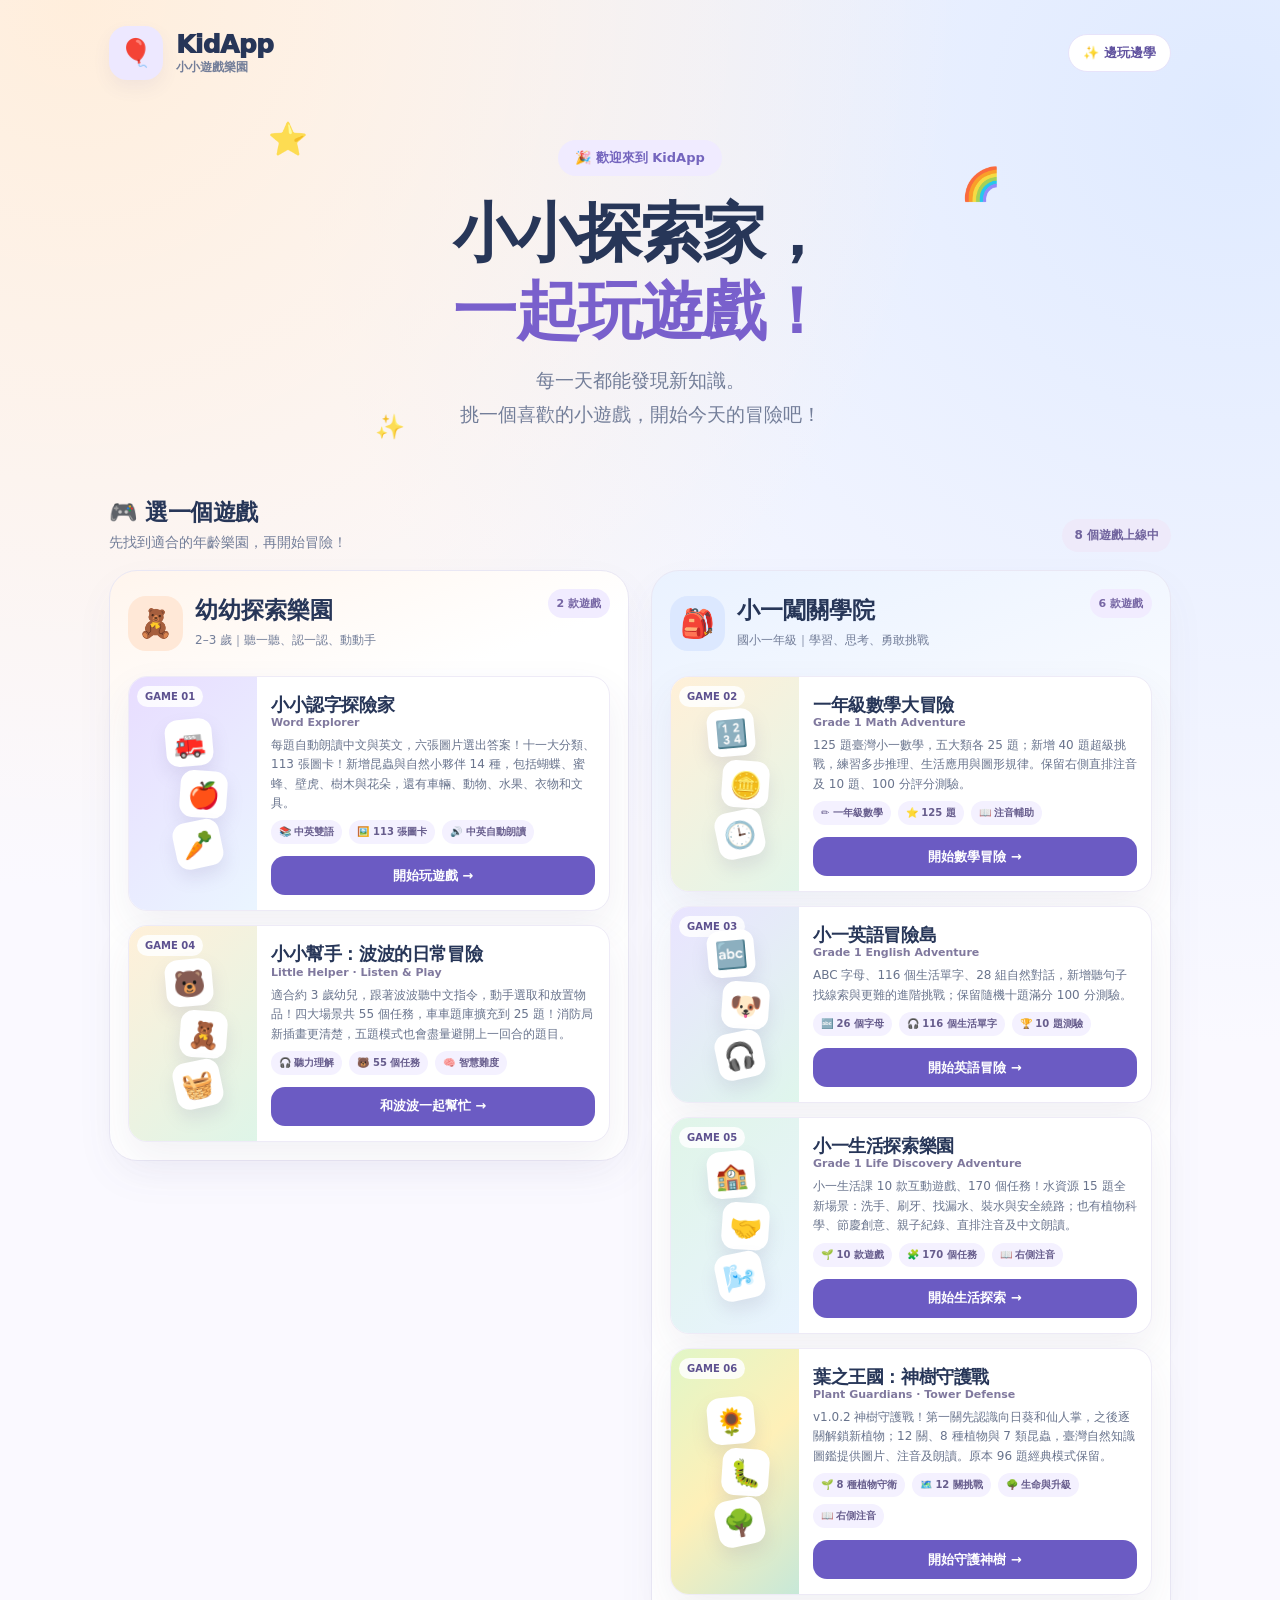
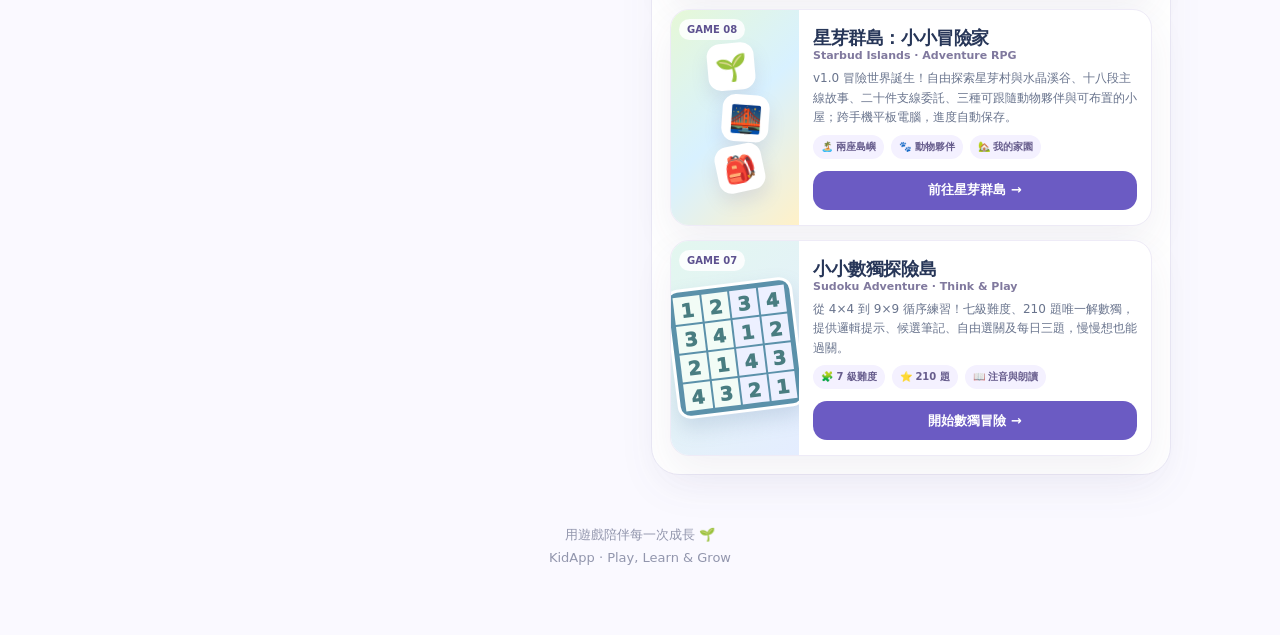
<file: index.html>
<!doctype html>
<html lang="zh-Hant">
<head>
<meta charset="utf-8">
<meta name="viewport" content="width=device-width, initial-scale=1, viewport-fit=cover">
<meta name="theme-color" content="#faf8ff">
<meta name="description" content="KidApp 小朋友的遊戲天地：一起認字、看圖片、開心玩遊戲！">
<title>KidApp｜小小遊戲樂園</title>
<style>
:root{color-scheme:light;--ink:#273658;--purple:#6454b5;--muted:#737e99;--edge:#e8e6f4}
*{box-sizing:border-box}
html{scroll-behavior:smooth}
body{margin:0;font-family:ui-rounded,"Noto Sans TC","PingFang TC","Microsoft JhengHei",system-ui,sans-serif;color:var(--ink);background:radial-gradient(circle at 6% 0%,#ffeedc 0,transparent 35%),radial-gradient(circle at 96% 5%,#dfeaff 0,transparent 38%),#faf9ff;min-height:100vh}
a{-webkit-tap-highlight-color:transparent}
a:focus-visible{outline:4px solid #7a7bee;outline-offset:5px}
.wrap{max-width:1110px;margin:auto;padding:26px 24px 65px}
.top{display:flex;align-items:center;justify-content:space-between;gap:14px}
.logo{display:flex;align-items:center;gap:13px}
.logo-icon{width:54px;height:54px;border-radius:18px;background:#ede8ff;display:grid;place-items:center;font-size:27px;box-shadow:0 8px 18px #5950a112}
.brand{font-weight:950;font-size:25px;letter-spacing:-.6px}
.brand-sub{font-size:12px;color:var(--muted);font-weight:750}
.pill{border:1px solid #e7e3fa;border-radius:99px;padding:9px 14px;font-size:13px;font-weight:850;color:#6254a0;background:#fff}
.hero{padding:60px 30px 47px;text-align:center;position:relative}
.star{font-size:32px;position:absolute;opacity:.83;user-select:none}
.s1{top:40px;left:15%}.s2{top:85px;right:16%}.s3{bottom:38px;left:25%;font-size:24px}
.eyebrow{display:inline-flex;align-items:center;gap:8px;color:#7465be;font-weight:850;background:#f0ebff;padding:9px 17px;border-radius:99px;font-size:13px}
h1{font-size:clamp(34px,5.5vw,64px);line-height:1.22;margin:18px 0 13px;letter-spacing:-1.8px;font-weight:950}
h1 span{color:#7960cc}
.hero p{font-size:clamp(15px,2vw,19px);color:var(--muted);line-height:1.8;margin:0}
.section-head{display:flex;justify-content:space-between;align-items:end;gap:14px;margin:18px 0 18px}
.section-head h2{font-size:23px;margin:0;font-weight:950;letter-spacing:-.5px}
.section-head p{color:var(--muted);margin:6px 0 0;font-size:14px}
.count{color:#70639d;background:#eeeafa;border-radius:99px;padding:8px 12px;font-size:12px;font-weight:850;white-space:nowrap}
.cards{display:grid;grid-template-columns:repeat(3,minmax(0,1fr));gap:18px;align-items:stretch}
.card{min-width:0;border:1px solid #eeebf7;border-radius:25px;background:white;box-shadow:0 16px 40px rgba(64,60,115,.07);overflow:hidden;display:flex;flex-direction:column;text-decoration:none;color:inherit;transition:transform .18s,box-shadow .18s}
.card.available:hover{transform:translateY(-5px);box-shadow:0 19px 48px rgba(64,60,115,.13)}
.art{min-height:178px;display:flex;justify-content:center;align-items:center;position:relative;background:#f0eaff}
.art.word{background:linear-gradient(135deg,#e8ddff,#eaf5ff)}
.illustration{display:flex;gap:9px;transform:rotate(-4deg);align-items:center}
.tile{width:70px;height:80px;display:grid;place-items:center;border:4px solid white;border-radius:19px;background:#fff;box-shadow:0 9px 17px #7b6fa527;font-size:42px}
.tile:nth-child(2){transform:rotate(9deg) translateY(12px)}.tile:nth-child(3){transform:rotate(-7deg)}
.number{position:absolute;left:16px;top:16px;border-radius:99px;font-size:12px;font-weight:900;padding:7px 12px;background:#ffffffd9;color:#5d518f}
.art.more{background:linear-gradient(135deg,#e5f9ef,#eef2ff)}
.art.more.two{background:linear-gradient(135deg,#fff2e2,#fdeaff)}
.more-symbol{font-size:78px;opacity:.82;filter:drop-shadow(0 8px 10px #827c9a22)}
.content{padding:22px 22px 23px;display:flex;flex-direction:column;flex:1;gap:10px}
h3{font-size:21px;font-weight:950;margin:0;letter-spacing:-.4px}
.en{font-size:13px;font-weight:750;color:#80799e;margin-top:-8px}
.desc{font-size:14px;line-height:1.8;color:#69748d;margin:0;flex:1}
.tags{display:flex;flex-wrap:wrap;gap:7px}
.tag{font-size:12px;font-weight:800;color:#675d8d;background:#f4f1ff;padding:7px 10px;border-radius:99px}
.cta{display:flex;align-items:center;justify-content:center;min-height:49px;border-radius:14px;background:#6b5bc3;color:white;font-size:15px;font-weight:900;margin-top:7px}
.card.coming{border-style:dashed;background:#ffffffb8}
.card.coming .cta{background:#f0eef9;color:#9086af}
footer{text-align:center;color:#9296ad;font-size:13px;line-height:1.8;margin-top:48px}
@media(max-width:850px){.cards{grid-template-columns:repeat(2,minmax(0,1fr))}.card:first-child{grid-column:span 2}.art{min-height:160px}.card:first-child .art{min-height:210px}}
@media(max-width:560px){.wrap{padding:17px 15px 44px}.logo-icon{width:47px;height:47px;font-size:24px;border-radius:15px}.brand{font-size:22px}.pill{font-size:11px;padding:8px 10px}.hero{padding:52px 9px 40px}.hero p{font-size:15px}.star{font-size:21px}.s1{left:5%;top:19px}.s2{right:4%;top:50px}.s3{bottom:12px}.section-head h2{font-size:21px}.cards{display:grid;grid-template-columns:1fr;gap:15px}.card:first-child{grid-column:auto}.card:first-child .art,.art{min-height:166px}.illustration{transform:scale(.85) rotate(-4deg)}.content{padding:20px}.card.coming{display:none}}
@media(prefers-reduced-motion:reduce){*{scroll-behavior:auto!important;transition:none!important}}

/* Age-group landing layout · desktop 2-column, mobile stack */
.age-groups{display:grid;grid-template-columns:repeat(2,minmax(0,1fr));gap:22px;align-items:start}.age-zone{min-width:0;padding:18px;border:1px solid #e9e7f4;border-radius:28px;background:#fff;box-shadow:0 16px 42px #5757850b}.age-zone.toddlers{background:linear-gradient(160deg,#fff5ed 0%,#fff 29%)}.age-zone.gradeone{background:linear-gradient(160deg,#eaf2ff 0%,#fff 29%)}.age-header{display:flex;align-items:center;gap:12px;margin-bottom:17px;min-height:70px}.age-icon{width:55px;height:55px;flex-shrink:0;display:grid;place-items:center;border-radius:18px;font-size:28px;background:#ffe8d7}.gradeone .age-icon{background:#dce8ff}.age-header h2{font-size:23px;line-height:1.3;margin:0;font-weight:950}.age-header p{font-size:12px;color:var(--muted);line-height:1.65;margin:5px 0 0}.age-count{font-size:11px;color:#7666a4;background:#f1ecff;border-radius:99px;padding:7px 9px;white-space:nowrap;margin-left:auto;font-weight:850;align-self:flex-start}.age-cards{display:grid;grid-template-columns:1fr;gap:14px}.age-cards .card{display:grid;grid-template-columns:128px minmax(0,1fr);border-radius:19px;min-height:172px}.age-cards .art,.age-cards .card:first-child .art{min-height:100%;height:100%;overflow:hidden}.age-cards .illustration{display:flex;flex-direction:column;gap:4px;transform:rotate(-5deg)}.age-cards .tile{width:47px;height:47px;font-size:26px;border-width:2px;border-radius:13px}.age-cards .tile:nth-child(2){transform:rotate(9deg) translateX(10px)}.age-cards .tile:nth-child(3){transform:rotate(-7deg)}.age-cards .number{font-size:10px;padding:5px 8px;top:9px;left:8px}.age-cards .content{padding:15px 14px;gap:7px;min-width:0}.age-cards h3{font-size:18px;line-height:1.4}.age-cards .desc{font-size:12px;line-height:1.62}.age-cards .en{font-size:11px}.age-cards .tag{font-size:10px;padding:5px 8px}.age-cards .cta{font-size:13px;min-height:39px;margin-top:5px}.age-cards .card:first-child{grid-column:auto}@media(max-width:900px){.age-groups{grid-template-columns:1fr;gap:18px}.age-cards{grid-template-columns:repeat(2,minmax(0,1fr))}.age-cards .card{grid-template-columns:1fr}.age-cards .art,.age-cards .card:first-child .art{height:132px;min-height:132px}.age-cards .illustration{flex-direction:row}.age-cards .card:last-child:nth-child(odd){grid-column:span 2}.age-cards .card:last-child:nth-child(odd) .art{height:140px}}@media(max-width:560px){.age-zone{padding:13px;border-radius:22px}.age-header{gap:10px}.age-header h2{font-size:21px}.age-icon{width:49px;height:49px;font-size:24px}.age-count{font-size:10px}.age-cards{grid-template-columns:1fr;gap:12px}.age-cards .card,.age-cards .card:last-child:nth-child(odd){grid-column:auto;grid-template-columns:105px minmax(0,1fr);min-height:160px}.age-cards .art,.age-cards .card:first-child .art,.age-cards .card:last-child:nth-child(odd) .art{height:100%;min-height:100%}.age-cards .illustration{flex-direction:column;gap:3px;transform:scale(.85) rotate(-5deg)}.age-cards .content{padding:13px 11px}.age-cards h3{font-size:16px}.age-cards .desc{font-size:11px}.age-cards .tag{font-size:10px}.age-cards .cta{min-height:40px;font-size:12px}}@media(max-width:375px){.age-cards .card{grid-template-columns:85px minmax(0,1fr)}.age-cards .tile{width:42px;height:42px;font-size:24px}.age-cards .content{padding:11px 9px}.age-cards h3{font-size:15px}}

.sudoku-thumb{display:grid;grid-template-columns:repeat(4,1fr);width:130px;height:130px;background:#5b91aa;gap:2px;padding:5px;transform:rotate(-7deg);border:3px solid #fff;border-radius:13px;box-shadow:0 10px 20px #6686ac38}.sudoku-thumb span{background:#f2fcf6;display:grid;place-items:center;font-weight:950;font-size:19px;color:#497d81}.sudoku-thumb span:nth-child(4n+3),.sudoku-thumb span:nth-child(4n+4){background:#edf0ff}@media(max-width:560px){.sudoku-thumb{width:86px;height:86px}.sudoku-thumb span{font-size:13px}}</style></head>
<body>
<main class="wrap">
<header class="top">
<div class="logo"><div class="logo-icon" aria-hidden="true">🎈</div><div><div class="brand">KidApp</div><div class="brand-sub">小小遊戲樂園</div></div></div>
<div class="pill">✨ 邊玩邊學</div>
</header>
<section class="hero" aria-labelledby="welcome">
<span class="star s1" aria-hidden="true">⭐</span><span class="star s2" aria-hidden="true">🌈</span><span class="star s3" aria-hidden="true">✨</span>
<div class="eyebrow">🎉 歡迎來到 KidApp</div>
<h1 id="welcome">小小探索家，<br><span>一起玩遊戲！</span></h1>
<p>每一天都能發現新知識。<br>挑一個喜歡的小遊戲，開始今天的冒險吧！</p>
</section>
<section aria-labelledby="games-title"><div class="section-head"><div><h2 id="games-title">🎮 選一個遊戲</h2><p>先找到適合的年齡樂園，再開始冒險！</p></div><div class="count">8 個遊戲上線中</div></div><div class="age-groups"><section class="age-zone toddlers" aria-labelledby="toddlers-title"><header class="age-header"><div class="age-icon" aria-hidden="true">🧸</div><div><h2 id="toddlers-title">幼幼探索樂園</h2><p>2–3 歲｜聽一聽、認一認、動動手</p></div><span class="age-count">2 款遊戲</span></header><div class="age-cards"><a class="card available" href="./apps/word-explorer/" aria-label="開始玩小小認字探險家">
<div class="art word"><span class="number">GAME 01</span><div class="illustration" aria-hidden="true"><span class="tile">🚒</span><span class="tile">🍎</span><span class="tile">🥕</span></div></div>
<div class="content"><h3>小小認字探險家</h3><div class="en">Word Explorer</div><p class="desc">每題自動朗讀中文與英文，六張圖片選出答案！十一大分類、113 張圖卡！新增昆蟲與自然小夥伴 14 種，包括蝴蝶、蜜蜂、壁虎、樹木與花朵，還有車輛、動物、水果、衣物和文具。</p><div class="tags"><span class="tag">📚 中英雙語</span><span class="tag">🖼️ 113 張圖卡</span><span class="tag">🔊 中英自動朗讀</span></div><div class="cta">開始玩遊戲 →</div></div>
</a>
<a class="card available" href="./apps/little-helper/" aria-label="開始玩小小幫手波波的日常冒險">
<div class="art" style="background:linear-gradient(135deg,#fff0d9,#def5e8)"><span class="number">GAME 04</span><div class="illustration" aria-hidden="true"><span class="tile">🐻</span><span class="tile">🧸</span><span class="tile">🧺</span></div></div>
<div class="content"><h3>小小幫手：波波的日常冒險</h3><div class="en">Little Helper · Listen & Play</div><p class="desc">適合約 3 歲幼兒，跟著波波聽中文指令，動手選取和放置物品！四大場景共 55 個任務，車車題庫擴充到 25 題！消防局新插畫更清楚，五題模式也會盡量避開上一回合的題目。</p><div class="tags"><span class="tag">🎧 聽力理解</span><span class="tag">🐻 55 個任務</span><span class="tag">🧠 智慧難度</span></div><div class="cta">和波波一起幫忙 →</div></div>
</a></div></section><section class="age-zone gradeone" aria-labelledby="gradeone-title"><header class="age-header"><div class="age-icon" aria-hidden="true">🎒</div><div><h2 id="gradeone-title">小一闖關學院</h2><p>國小一年級｜學習、思考、勇敢挑戰</p></div><span class="age-count">6 款遊戲</span></header><div class="age-cards"><a class="card available" href="./apps/math-grade1/" aria-label="開始玩一年級數學大冒險">
<div class="art" style="background:linear-gradient(135deg,#fff0d8,#e2f5e9)"><span class="number">GAME 02</span><div class="illustration" aria-hidden="true"><span class="tile">🔢</span><span class="tile">🪙</span><span class="tile">🕒</span></div></div>
<div class="content"><h3>一年級數學大冒險</h3><div class="en">Grade 1 Math Adventure</div><p class="desc">125 題臺灣小一數學，五大類各 25 題；新增 40 題超級挑戰，練習多步推理、生活應用與圖形規律。保留右側直排注音及 10 題、100 分評分測驗。</p><div class="tags"><span class="tag">✏️ 一年級數學</span><span class="tag">⭐ 125 題</span><span class="tag">📖 注音輔助</span></div><div class="cta">開始數學冒險 →</div></div>
</a>
<a class="card available" href="./apps/english-grade1/" aria-label="開始玩小一英語冒險島">
<div class="art" style="background:linear-gradient(135deg,#e9e4ff,#dff6ec)"><span class="number">GAME 03</span><div class="illustration" aria-hidden="true"><span class="tile">🔤</span><span class="tile">🐶</span><span class="tile">🎧</span></div></div>
<div class="content"><h3>小一英語冒險島</h3><div class="en">Grade 1 English Adventure</div><p class="desc">ABC 字母、116 個生活單字、28 組自然對話，新增聽句子找線索與更難的進階挑戰；保留隨機十題滿分 100 分測驗。</p><div class="tags"><span class="tag">🔤 26 個字母</span><span class="tag">🎧 116 個生活單字</span><span class="tag">🏆 10 題測驗</span></div><div class="cta">開始英語冒險 →</div></div>
</a>
<a class="card available" href="./apps/life-grade1/" aria-label="開始玩小一生活探索樂園">
<div class="art" style="background:linear-gradient(135deg,#e0f5e8,#e8f3ff)"><span class="number">GAME 05</span><div class="illustration" aria-hidden="true"><span class="tile">🏫</span><span class="tile">🤝</span><span class="tile">🌬️</span></div></div>
<div class="content"><h3>小一生活探索樂園</h3><div class="en">Grade 1 Life Discovery Adventure</div><p class="desc">小一生活課 10 款互動遊戲、170 個任務！水資源 15 題全新場景：洗手、刷牙、找漏水、裝水與安全繞路；也有植物科學、節慶創意、親子紀錄、直排注音及中文朗讀。</p><div class="tags"><span class="tag">🌱 10 款遊戲</span><span class="tag">🧩 170 個任務</span><span class="tag">📖 右側注音</span></div><div class="cta">開始生活探索 →</div></div>
</a><a class="card available" href="./apps/starlight-island/" aria-label="開始玩葉之王國神樹守護戰植物塔防遊戲">
<div class="art" style="background:linear-gradient(135deg,#e1f6c7,#fef0b8,#c7e8d8)"><span class="number">GAME 06</span><div class="illustration" aria-hidden="true"><span class="tile">🌻</span><span class="tile">🐛</span><span class="tile">🌳</span></div></div>
<div class="content"><h3>葉之王國：神樹守護戰</h3><div class="en">Plant Guardians · Tower Defense</div><p class="desc">v1.0.2 神樹守護戰！第一關先認識向日葵和仙人掌，之後逐關解鎖新植物；12 關、8 種植物與 7 類昆蟲，臺灣自然知識圖鑑提供圖片、注音及朗讀。原本 96 題經典模式保留。</p><div class="tags"><span class="tag">🌱 8 種植物守衛</span><span class="tag">🗺️ 12 關挑戰</span><span class="tag">🌳 生命與升級</span><span class="tag">📖 右側注音</span></div><div class="cta">開始守護神樹 →</div></div>
</a>
<a class="card available" href="./apps/starbud-adventure/" aria-label="開始玩星芽群島小小冒險家角色扮演遊戲">
<div class="art" style="background:linear-gradient(135deg,#e6f8d7,#d8f1ff,#fff1c8)"><span class="number">GAME 08</span><div class="illustration" aria-hidden="true"><span class="tile">🌱</span><span class="tile">🌉</span><span class="tile">🎒</span></div></div>
<div class="content"><h3>星芽群島：小小冒險家</h3><div class="en">Starbud Islands · Adventure RPG</div><p class="desc">v1.0 冒險世界誕生！自由探索星芽村與水晶溪谷、十八段主線故事、二十件支線委託、三種可跟隨動物夥伴與可布置的小屋；跨手機平板電腦，進度自動保存。</p><div class="tags"><span class="tag">🏝️ 兩座島嶼</span><span class="tag">🐾 動物夥伴</span><span class="tag">🏡 我的家園</span></div><div class="cta">前往星芽群島 →</div></div></a>
<a class="card available" href="./apps/sudoku-grade1/" aria-label="開始玩小小數獨探險島">
<div class="art" style="background:linear-gradient(135deg,#e3f7ef,#e4edff)"><span class="number">GAME 07</span><div class="sudoku-thumb" aria-hidden="true"><span>1</span><span>2</span><span>3</span><span>4</span><span>3</span><span>4</span><span>1</span><span>2</span><span>2</span><span>1</span><span>4</span><span>3</span><span>4</span><span>3</span><span>2</span><span>1</span></div></div>
<div class="content"><h3>小小數獨探險島</h3><div class="en">Sudoku Adventure · Think & Play</div><p class="desc">從 4×4 到 9×9 循序練習！七級難度、210 題唯一解數獨，提供邏輯提示、候選筆記、自由選關及每日三題，慢慢想也能過關。</p><div class="tags"><span class="tag">🧩 7 級難度</span><span class="tag">⭐ 210 題</span><span class="tag">📖 注音與朗讀</span></div><div class="cta">開始數獨冒險 →</div></div></a></div></section></div></section>
<footer>用遊戲陪伴每一次成長 🌱<br>KidApp · Play, Learn & Grow</footer>
</main>
</body></html>
</file>
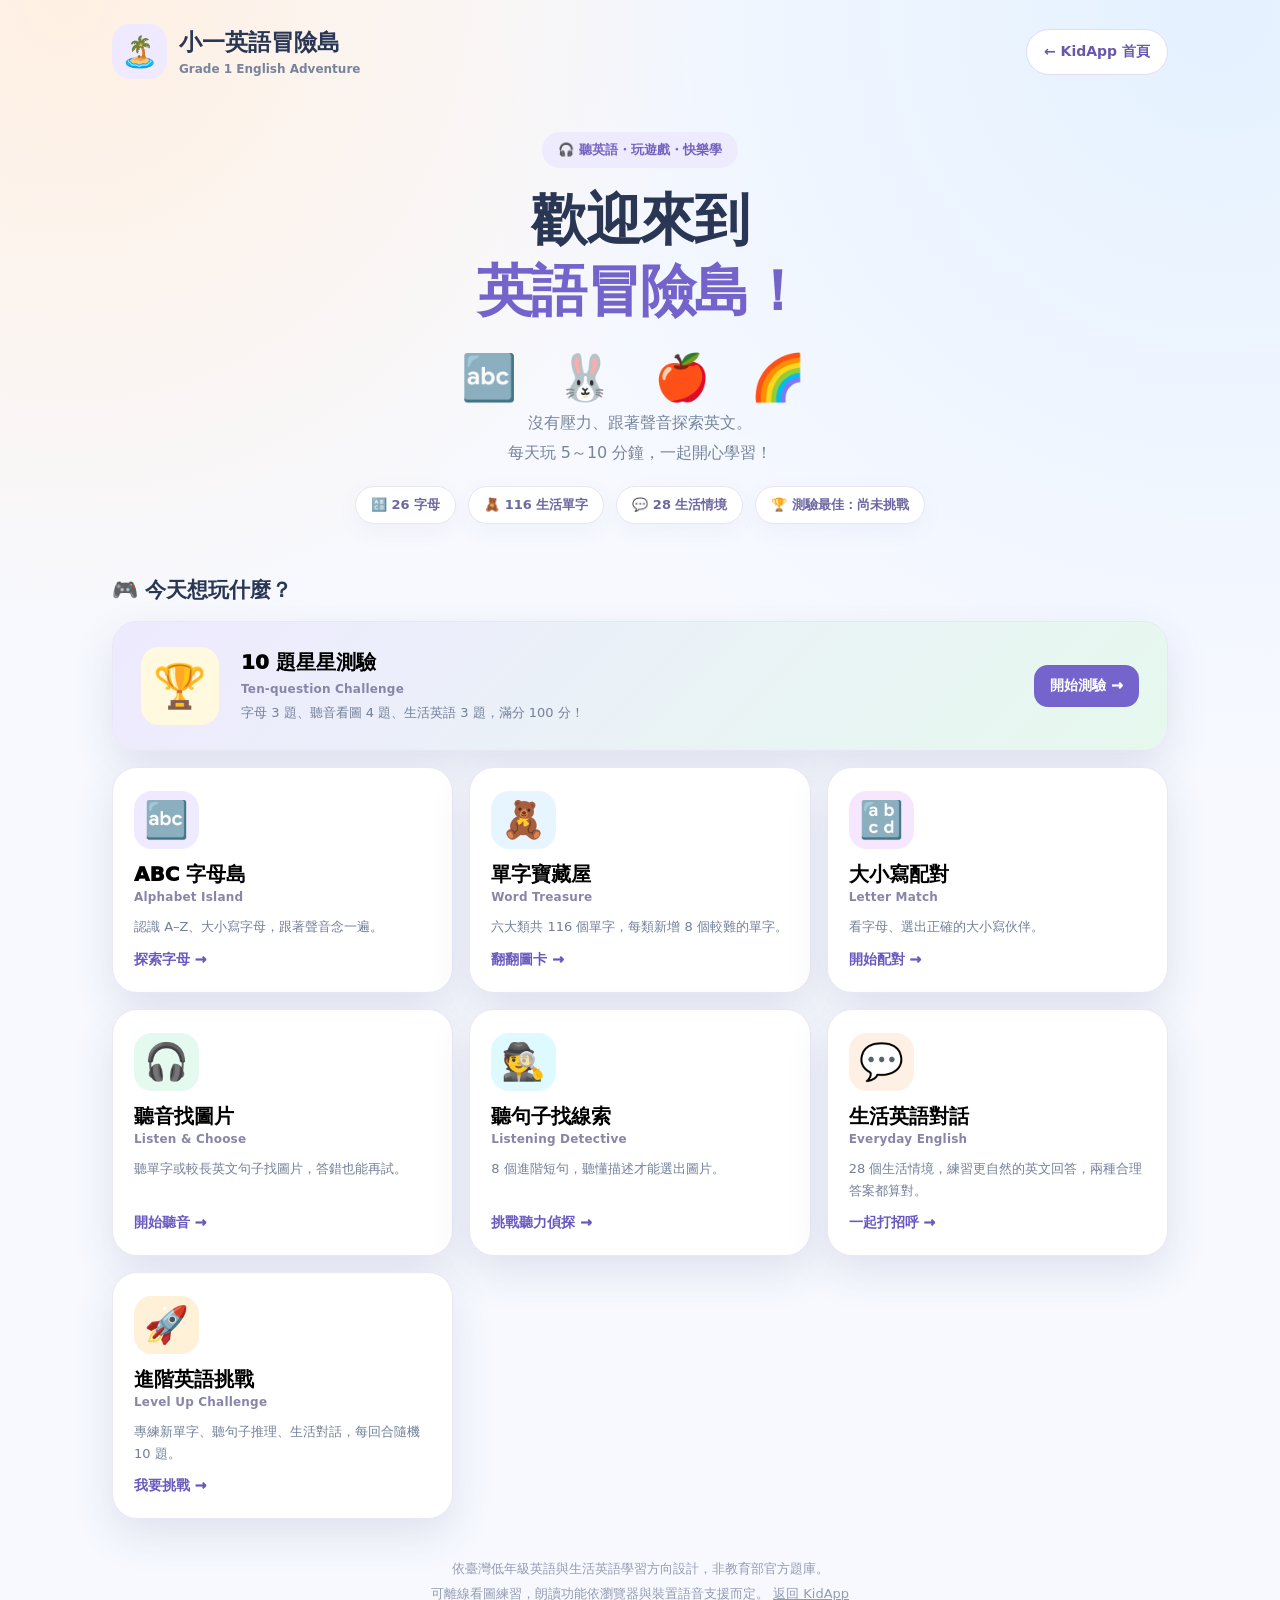
<file: apps/english-grade1/index.html>
<!doctype html>
<html lang="zh-Hant">
<head>
<meta charset="utf-8"><meta name="viewport" content="width=device-width,initial-scale=1,viewport-fit=cover"><meta name="theme-color" content="#f7f9ff">
<meta name="description" content="KidApp 小一英語冒險島：以臺灣低年級英語聽說與生活主題為方向，互動認字母、聽音看圖、打招呼和十題星星測驗。">
<title>小一英語冒險島｜KidApp</title>
<style>
:root{--ink:#293654;--light:#77849c;--purple:#7461c5;--edge:#e8e8f5;--mint:#41b59a;--bg:#f7f9ff;--shadow:0 16px 40px #3e4a7920}
*{box-sizing:border-box} html{scroll-behavior:smooth} body{margin:0;background:radial-gradient(circle at 5% 0,#fff0e2 0,transparent 32%),radial-gradient(circle at 95% 1%,#e5f1ff 0,transparent 37%),var(--bg);font-family:ui-rounded,"Noto Sans TC","PingFang TC",system-ui,sans-serif;color:var(--ink);min-height:100vh}button{font:inherit;cursor:pointer;-webkit-tap-highlight-color:transparent}button:focus-visible,a:focus-visible{outline:4px solid #a393ef;outline-offset:3px}button:disabled{cursor:default}a{text-decoration:none;color:inherit}
.shell{max-width:1100px;margin:0 auto;padding:24px 22px 65px}.top{display:flex;align-items:center;justify-content:space-between;gap:14px}.brand{display:flex;gap:12px;align-items:center}.brand-mark{width:55px;height:55px;background:#efeaff;border-radius:18px;display:grid;place-items:center;font-size:30px}.brand b{display:block;font-size:23px;font-weight:950}.brand small{font-size:12px;color:var(--light);font-weight:750}.home-link,.little{display:inline-flex;align-items:center;justify-content:center;min-height:46px;padding:10px 17px;border-radius:99px;font-size:14px;font-weight:850;border:1px solid #e0ddf4;background:white;color:#6857ac}.home-link:hover,.little:hover{background:#f4f0ff}
.hero{text-align:center;padding:53px 20px 42px;position:relative}.hero .bubble{display:inline-block;background:#eeebff;color:#7562bf;padding:9px 16px;border-radius:99px;font-weight:900;font-size:13px}.hero h1{font-size:clamp(32px,5.8vw,56px);font-weight:950;letter-spacing:-1.7px;line-height:1.27;margin:16px 0}.hero h1 span{color:#7363cb}.hero p{font-size:16px;color:var(--light);line-height:1.85;margin:0}.hero-art{font-size:45px;letter-spacing:13px;margin:25px auto 4px}.eyebrow{font-size:21px;font-weight:950;margin:10px 0 17px}.hub-stat{display:flex;gap:12px;justify-content:center;margin-top:19px;flex-wrap:wrap}.stat{border:1px solid #e8e5f5;background:#fff;box-shadow:0 7px 22px #6b61a20d;border-radius:99px;font-size:13px;color:#6c67a1;padding:9px 15px;font-weight:850}
.games{display:grid;grid-template-columns:repeat(3,minmax(0,1fr));gap:16px}.game-card{border:1px solid var(--edge);border-radius:25px;background:#fff;min-height:204px;text-align:left;padding:23px 21px;box-shadow:var(--shadow);display:flex;flex-direction:column;align-items:flex-start;gap:12px;position:relative;transition:transform .18s,box-shadow .18s}.game-card:hover{transform:translateY(-4px);box-shadow:0 20px 50px #4b4e9329}.game-card .card-icon{height:58px;width:65px;border-radius:18px;background:var(--card-bg,#f0eafe);display:grid;place-items:center;font-size:36px}.game-card strong{font-size:20px;font-weight:950}.game-card .english{font-size:12px;letter-spacing:.2px;color:#8786a8;font-weight:800;margin-top:-10px}.game-card .desc{font-size:13px;line-height:1.7;color:#738099;flex:1}.game-card .go{font-size:14px;color:#6959bf;font-weight:950}.game-card.featured{background:linear-gradient(135deg,#eeeaff,#e6f9ee);grid-column:span 3;min-height:130px;flex-direction:row;align-items:center;padding:22px 28px;gap:22px}.game-card.featured .card-icon{width:78px;height:78px;flex-shrink:0;font-size:43px}.game-card.featured .card-contents{display:flex;flex-direction:column;gap:9px;flex:1}.game-card.featured .english{margin:-3px 0}.game-card.featured .go{padding:12px 16px;background:#7564cb;color:white;border-radius:14px}.lesson-head{display:flex;align-items:center;justify-content:space-between;gap:10px;margin:22px 0 19px}.lesson-head strong{font-size:20px;font-weight:950}.lesson-head .actions{display:flex;gap:8px;flex-wrap:wrap;justify-content:end}.scene[hidden],.overlay[hidden]{display:none!important}.panel{background:#fff;border:1px solid var(--edge);border-radius:26px;box-shadow:var(--shadow);padding:29px 27px}.guide{color:var(--light);line-height:1.8;font-size:14px;margin:0 0 18px}.choice-set{display:grid;grid-template-columns:repeat(4,minmax(0,1fr));gap:13px}.tile{background:#fff;border:2px solid #e6e4f5;border-radius:22px;min-height:115px;padding:12px 6px;display:flex;flex-direction:column;align-items:center;justify-content:center;gap:6px;box-shadow:0 5px 0 #eeedf8;transition:transform .12s,border-color .12s}.tile:hover:not(:disabled){transform:translateY(-2px);border-color:#b2a4e3}.tile .pic{font-size:54px;line-height:1.25}.tile .under{font-size:13px;font-weight:850;color:#6b748d}.tile .letter-big{font-size:56px;font-weight:950;color:#7662c7}.tile .number-icon{font-size:45px;font-weight:950;color:#6e66be}.color-dot{width:80px;height:80px;border-radius:50%;border:4px solid #fff;box-shadow:0 0 0 2px #dcdce9;display:inline-block}.tile.correct{background:#e7fbf1;border-color:#44bd90;box-shadow:0 5px 0 #caeedd}.tile.wrong{background:#fff0f0;border-color:#e9929b;box-shadow:0 5px 0 #f7e0e3}.tile.selected{border-color:#9786db;background:#f6f2ff}.text-button{border:1px solid #ddd7f2;background:#fff;border-radius:15px;min-height:47px;padding:9px 16px;font-size:14px;font-weight:850;color:#6c5bb6}.main-button{min-height:51px;background:#7561cd;border:0;color:#fff;font-weight:950;font-size:16px;border-radius:15px;padding:12px 22px;box-shadow:0 5px 0 #5746a0}.main-button:hover{background:#6652ba}.main-button:disabled{opacity:.45}.control-row{display:flex;align-items:center;justify-content:space-between;flex-wrap:wrap;gap:12px;margin-top:25px}.muted{color:var(--light)}
.progress{display:flex;justify-content:space-between;font-size:13px;color:#7a80a0;font-weight:900}.track{height:11px;background:#efecf7;border-radius:99px;overflow:hidden;margin:12px 0 23px}.track span{display:block;background:linear-gradient(90deg,#9681df,#40bfa1);height:100%;width:0%;border-radius:99px;transition:width .2s}.focus{text-align:center;padding:16px 12px 24px}.focus .label{font-size:13px;color:#7868b9;font-weight:900;background:#f1edff;border-radius:99px;display:inline-block;padding:8px 14px}.focus .prompt{font-size:clamp(23px,4vw,33px);font-weight:950;line-height:1.5;margin:15px auto;max-width:690px}.focus .sub{color:#8d8fac;font-size:13px;font-weight:750}.feedback{margin:24px auto 0;text-align:center;padding:15px 16px;background:#f7f6fd;color:#737e98;min-height:64px;border-radius:17px;line-height:1.7;font-weight:800;max-width:770px}.feedback.good{background:#e6f8ef;color:#23885e}.feedback.retry{background:#fff0f1;color:#b9626f}.pic-large{font-size:104px;line-height:1.3}.big-letter{font-size:clamp(82px,18vw,156px);color:#7662c7;line-height:1.2;font-weight:950}.big-letter small{color:#c2afd9;font-size:.52em}.learn-card{display:flex;flex-direction:column;align-items:center;text-align:center;min-height:330px;justify-content:center;background:#f8f5ff;border:1px dashed #d9cff0;border-radius:23px;padding:25px;gap:7px}.learn-card .example{font-size:19px;font-weight:850;color:#7564b5}.learn-card .meaning{color:#75809c}.learn-toolbar{display:flex;justify-content:center;align-items:center;gap:10px;flex-wrap:wrap;margin:19px auto}.tabs{display:flex;gap:8px;overflow:auto;padding:6px 1px 15px}.tab{flex-shrink:0;min-height:44px;padding:9px 15px;border:1px solid #e6e3f5;border-radius:99px;background:white;color:#7a77ab;font-size:13px;font-weight:900}.tab.active{color:white;background:#7664c8;border-color:#7664c8}.word-top{font-size:18px;font-weight:950;margin:6px 0}.word-choice{display:grid;grid-template-columns:repeat(4,1fr);gap:10px}.lesson-index{font-size:12px;color:#7e89a0;font-weight:850}.cards-grid{display:grid;grid-template-columns:repeat(4,minmax(0,1fr));gap:12px}.word-card{padding:14px 10px;border:1px solid #e6e4f2;border-radius:19px;background:#fff;text-align:center;min-height:142px;display:flex;flex-direction:column;align-items:center;justify-content:center;gap:3px}.word-card:hover{background:#f7f4ff}.word-card .symbol{font-size:49px;line-height:1.35}.word-card b{font-size:17px;font-weight:950}.word-card small{font-size:12px;color:#77829c}.sentence-question{font-size:clamp(25px,4vw,37px);font-weight:950;color:#6b58b6;line-height:1.5;margin:16px auto;max-width:700px}.phrase-option{font-size:17px;font-weight:900;min-height:99px}.finish{text-align:center;padding:20px 14px}.finish .trophy{font-size:81px}.finish h2{font-size:clamp(27px,5vw,39px);margin:12px auto}.finish .result{font-size:34px;font-weight:950;color:#bd7c25;background:#fff5df;border-radius:99px;display:inline-block;padding:15px 30px;margin:10px auto}.review{margin:28px auto;text-align:left;max-width:730px}.review details{border:1px solid var(--edge);border-radius:19px;background:#f8f7ff;padding:15px}.review summary{cursor:pointer;font-weight:900}.review li{margin:14px 8px;line-height:1.8;color:#4c5570}.start-gate{text-align:center;padding:50px 22px}.start-gate .art{font-size:64px}.start-gate p{color:#7c83a0;line-height:1.9}.start-gate h2{font-size:30px}.bottom{text-align:center;margin-top:38px;color:#949bb0;font-size:13px;line-height:1.9}
@media(max-width:820px){.games{grid-template-columns:repeat(2,minmax(0,1fr))}.game-card.featured{grid-column:span 2}.choice-set,.cards-grid{grid-template-columns:repeat(3,minmax(0,1fr))}.game-card{min-height:195px}}@media(max-width:540px){.shell{padding:15px 12px 48px}.top{gap:8px}.brand-mark{height:45px;width:45px;font-size:24px}.brand b{font-size:19px}.brand small{font-size:10px}.home-link{font-size:12px;min-height:42px;padding:8px 11px}.hero{padding:42px 11px 35px}.hero .bubble{font-size:12px}.hero p{font-size:14px}.hero-art{font-size:37px;letter-spacing:5px}.games{grid-template-columns:1fr;gap:13px}.game-card,.game-card.featured{grid-column:span 1;min-height:0;padding:20px}.game-card.featured{flex-wrap:wrap;gap:12px}.game-card.featured .card-icon{width:62px;height:62px;font-size:33px}.game-card.featured .go{margin-left:auto}.game-card .card-icon{width:56px;height:56px;font-size:31px}.game-card strong{font-size:19px}.panel{padding:17px 13px;border-radius:19px}.lesson-head{margin:14px 0}.lesson-head strong{font-size:17px}.choice-set{grid-template-columns:repeat(2,minmax(0,1fr));gap:11px}.cards-grid{grid-template-columns:repeat(2,minmax(0,1fr))}.tile{min-height:109px;border-radius:17px}.tile .pic{font-size:49px}.tile .letter-big{font-size:48px}.focus{padding:17px 5px}.focus .prompt{font-size:24px}.control-row{flex-direction:row}.control-row .main-button{margin-left:auto}.learn-card{min-height:280px}.big-letter{font-size:103px}.pic-large{font-size:82px}.word-card{min-height:135px}.word-card .symbol{font-size:39px}.sentence-question{font-size:26px}.phrase-option{font-size:15px}.start-gate{padding:34px 10px}}
@media(max-width:350px){.brand b{font-size:17px}.home-link{font-size:11px;padding:7px 9px}.tile .under{font-size:11px}.game-card.featured .go{width:100%;text-align:center}.hero-art{font-size:31px}}
@media(prefers-reduced-motion:reduce){*,*:before,*:after{animation:none!important;transition:none!important;scroll-behavior:auto!important}}
.difficulty-pill{display:inline-flex;margin:10px auto 3px;padding:6px 11px;border-radius:99px;background:#fff1d4;color:#99621e;font-size:12px;font-weight:900;line-height:1.5}.choice-set .phrase-option{overflow-wrap:anywhere;word-break:normal}@media(max-width:540px){.difficulty-pill{margin:9px auto 2px}}
</style>
</head>
<body><main class="shell"><header class="top"><div class="brand"><div class="brand-mark" aria-hidden="true">🏝️</div><div><b>小一英語冒險島</b><small>Grade 1 English Adventure</small></div></div><a class="home-link" href="../../">← KidApp 首頁</a></header>
<section id="homeScene" class="scene"><div class="hero"><div class="bubble">🎧 聽英語・玩遊戲・快樂學</div><h1>歡迎來到<br><span>英語冒險島！</span></h1><div class="hero-art" aria-hidden="true">🔤 🐰 🍎 🌈</div><p>沒有壓力、跟著聲音探索英文。<br>每天玩 5～10 分鐘，一起開心學習！</p><div class="hub-stat"><span class="stat">🔠 26 字母</span><span class="stat">🧸 116 生活單字</span><span class="stat">💬 28 生活情境</span><span class="stat" id="bestBadge">🏆 最佳測驗：尚未挑戰</span></div></div><h2 class="eyebrow">🎮 今天想玩什麼？</h2><div class="games">
<button type="button" class="game-card featured" data-launch="exam" style="--card-bg:#fff9e0"><span class="card-icon">🏆</span><span class="card-contents"><strong>10 題星星測驗</strong><span class="english">Ten-question Challenge</span><span class="desc">字母 3 題、聽音看圖 4 題、生活英語 3 題，滿分 100 分！</span></span><span class="go">開始測驗 →</span></button>
<button type="button" class="game-card" data-launch="letters" style="--card-bg:#efeaff"><span class="card-icon">🔤</span><strong>ABC 字母島</strong><span class="english">Alphabet Island</span><span class="desc">認識 A–Z、大小寫字母，跟著聲音念一遍。</span><span class="go">探索字母 →</span></button>
<button type="button" class="game-card" data-launch="words" style="--card-bg:#e6f5ff"><span class="card-icon">🧸</span><strong>單字寶藏屋</strong><span class="english">Word Treasure</span><span class="desc">六大類共 116 個單字，每類新增 8 個較難的單字。</span><span class="go">翻翻圖卡 →</span></button>
<button type="button" class="game-card" data-launch="letter-game" style="--card-bg:#f6e7ff"><span class="card-icon">🔡</span><strong>大小寫配對</strong><span class="english">Letter Match</span><span class="desc">看字母、選出正確的大小寫伙伴。</span><span class="go">開始配對 →</span></button>
<button type="button" class="game-card" data-launch="listen" style="--card-bg:#e5faef"><span class="card-icon">🎧</span><strong>聽音找圖片</strong><span class="english">Listen & Choose</span><span class="desc">聽單字或較長英文句子找圖片，答錯也能再試。</span><span class="go">開始聽音 →</span></button>
<button type="button" class="game-card" data-launch="clue-listen" style="--card-bg:#def9ff"><span class="card-icon">🕵️</span><strong>聽句子找線索</strong><span class="english">Listening Detective</span><span class="desc">8 個進階短句，聽懂描述才能選出圖片。</span><span class="go">挑戰聽力偵探 →</span></button>
<button type="button" class="game-card" data-launch="dialogue" style="--card-bg:#fff0e5"><span class="card-icon">💬</span><strong>生活英語對話</strong><span class="english">Everyday English</span><span class="desc">28 個生活情境，練習更自然的英文回答，兩種合理答案都算對。</span><span class="go">一起打招呼 →</span></button>
<button type="button" class="game-card" data-launch="advanced" style="--card-bg:#fff0d8"><span class="card-icon">🚀</span><strong>進階英語挑戰</strong><span class="english">Level Up Challenge</span><span class="desc">專練新單字、聽句子推理、生活對話，每回合隨機 10 題。</span><span class="go">我要挑戰 →</span></button>
</div></section>
<section id="gateScene" class="scene" hidden><div class="panel start-gate"><div class="art">🔊 🎈 🎧</div><h2>準備好聽英文了嗎？</h2><p>開始後，題目會自動念一次英文。<br>想再聽一遍也可以按喇叭按鈕喔！</p><button id="gateGo" class="main-button">▶ 開始學習</button><p style="font-size:12px">部分手機瀏覽器需要先點一下，才能播放語音。</p></div></section>
<section id="playScene" class="scene" hidden><div class="lesson-head"><strong id="sceneTitle">英文冒險</strong><div class="actions"><button type="button" class="little" id="repeatButton">🔊 再聽一次</button><button type="button" class="little" id="returnHome">⌂ 選遊戲</button></div></div><div id="mainPanel" class="panel"></div></section>
<footer class="bottom">依臺灣低年級英語與生活英語學習方向設計，非教育部官方題庫。<br>可離線看圖練習，朗讀功能依瀏覽器與裝置語音支援而定。 <a href="../../" style="text-decoration:underline">返回 KidApp</a></footer>
</main>
<script>
const ALPHABET=[{"u": "A", "l": "a", "word": "Apple", "icon": "🍎"}, {"u": "B", "l": "b", "word": "Ball", "icon": "⚽"}, {"u": "C", "l": "c", "word": "Cat", "icon": "🐱"}, {"u": "D", "l": "d", "word": "Dog", "icon": "🐶"}, {"u": "E", "l": "e", "word": "Egg", "icon": "🥚"}, {"u": "F", "l": "f", "word": "Fish", "icon": "🐟"}, {"u": "G", "l": "g", "word": "Goat", "icon": "🐐"}, {"u": "H", "l": "h", "word": "Hat", "icon": "🎩"}, {"u": "I", "l": "i", "word": "Ice cream", "icon": "🍦"}, {"u": "J", "l": "j", "word": "Juice", "icon": "🧃"}, {"u": "K", "l": "k", "word": "Kite", "icon": "🪁"}, {"u": "L", "l": "l", "word": "Lion", "icon": "🦁"}, {"u": "M", "l": "m", "word": "Moon", "icon": "🌙"}, {"u": "N", "l": "n", "word": "Nest", "icon": "🪺"}, {"u": "O", "l": "o", "word": "Orange", "icon": "🍊"}, {"u": "P", "l": "p", "word": "Panda", "icon": "🐼"}, {"u": "Q", "l": "q", "word": "Queen", "icon": "👑"}, {"u": "R", "l": "r", "word": "Rabbit", "icon": "🐰"}, {"u": "S", "l": "s", "word": "Sun", "icon": "☀️"}, {"u": "T", "l": "t", "word": "Tiger", "icon": "🐯"}, {"u": "U", "l": "u", "word": "Umbrella", "icon": "☂️"}, {"u": "V", "l": "v", "word": "Van", "icon": "🚐"}, {"u": "W", "l": "w", "word": "Water", "icon": "💧"}, {"u": "X", "l": "x", "word": "X-ray", "icon": "🩻"}, {"u": "Y", "l": "y", "word": "Yo-yo", "icon": "🪀"}, {"u": "Z", "l": "z", "word": "Zebra", "icon": "🦓"}];
const WORDS=[{"id":"w01","category":"colors","en":"Red","zh":"紅色","icon":"🔴","hex":"#fa6066"},{"id":"w02","category":"colors","en":"Blue","zh":"藍色","icon":"🔵","hex":"#388bff"},{"id":"w03","category":"colors","en":"Yellow","zh":"黃色","icon":"🟡","hex":"#ffd142"},{"id":"w04","category":"colors","en":"Green","zh":"綠色","icon":"🟢","hex":"#45b875"},{"id":"w05","category":"colors","en":"Orange","zh":"橘色","icon":"🟠","hex":"#ff9d4c"},{"id":"w06","category":"colors","en":"Purple","zh":"紫色","icon":"🟣","hex":"#9465d9"},{"id":"w07","category":"colors","en":"Pink","zh":"粉紅色","icon":"🩷","hex":"#f19dc1"},{"id":"w08","category":"colors","en":"Black","zh":"黑色","icon":"⚫","hex":"#363746"},{"id":"w09","category":"numbers","en":"One","zh":"一","icon":"🔢"},{"id":"w10","category":"numbers","en":"Two","zh":"二","icon":"🔢"},{"id":"w11","category":"numbers","en":"Three","zh":"三","icon":"🔢"},{"id":"w12","category":"numbers","en":"Four","zh":"四","icon":"🔢"},{"id":"w13","category":"numbers","en":"Five","zh":"五","icon":"🔢"},{"id":"w14","category":"numbers","en":"Six","zh":"六","icon":"🔢"},{"id":"w15","category":"numbers","en":"Seven","zh":"七","icon":"🔢"},{"id":"w16","category":"numbers","en":"Eight","zh":"八","icon":"🔢"},{"id":"w17","category":"numbers","en":"Nine","zh":"九","icon":"🔢"},{"id":"w18","category":"numbers","en":"Ten","zh":"十","icon":"🔢"},{"id":"w19","category":"animals","en":"Cat","zh":"貓","icon":"🐱"},{"id":"w20","category":"animals","en":"Dog","zh":"狗","icon":"🐶"},{"id":"w21","category":"animals","en":"Bird","zh":"鳥","icon":"🐦"},{"id":"w22","category":"animals","en":"Fish","zh":"魚","icon":"🐟"},{"id":"w23","category":"animals","en":"Rabbit","zh":"兔子","icon":"🐰"},{"id":"w24","category":"animals","en":"Elephant","zh":"大象","icon":"🐘"},{"id":"w25","category":"animals","en":"Lion","zh":"獅子","icon":"🦁"},{"id":"w26","category":"animals","en":"Cow","zh":"乳牛","icon":"🐮"},{"id":"w27","category":"food","en":"Apple","zh":"蘋果","icon":"🍎"},{"id":"w28","category":"food","en":"Banana","zh":"香蕉","icon":"🍌"},{"id":"w29","category":"food","en":"Bread","zh":"麵包","icon":"🍞"},{"id":"w30","category":"food","en":"Egg","zh":"雞蛋","icon":"🥚"},{"id":"w31","category":"food","en":"Milk","zh":"牛奶","icon":"🥛"},{"id":"w32","category":"food","en":"Water","zh":"水","icon":"💧"},{"id":"w33","category":"food","en":"Cake","zh":"蛋糕","icon":"🍰"},{"id":"w34","category":"food","en":"Orange","zh":"橘子","icon":"🍊"},{"id":"w35","category":"school","en":"Book","zh":"書","icon":"📘"},{"id":"w36","category":"school","en":"Pencil","zh":"鉛筆","icon":"✏️"},{"id":"w37","category":"school","en":"Pen","zh":"原子筆","icon":"🖊️"},{"id":"w38","category":"school","en":"Bag","zh":"書包","icon":"🎒"},{"id":"w39","category":"school","en":"Ruler","zh":"尺","icon":"📏"},{"id":"w40","category":"school","en":"Chair","zh":"椅子","icon":"🪑"},{"id":"w41","category":"school","en":"Scissors","zh":"剪刀","icon":"✂️"},{"id":"w42","category":"school","en":"School","zh":"學校","icon":"🏫"},{"id":"w43","category":"feelings","en":"Happy","zh":"開心","icon":"😄"},{"id":"w44","category":"feelings","en":"Sad","zh":"難過","icon":"😢"},{"id":"w45","category":"feelings","en":"Angry","zh":"生氣","icon":"😠"},{"id":"w46","category":"feelings","en":"Sleepy","zh":"想睡覺","icon":"🥱"},{"id":"w47","category":"feelings","en":"Surprised","zh":"驚訝","icon":"😮"},{"id":"w48","category":"feelings","en":"Scared","zh":"害怕","icon":"😨"},{"id":"w49","category":"colors","en":"Brown","zh":"棕色","icon":"🟤","hex":"#94633f","level":"challenge"},{"id":"w50","category":"colors","en":"White","zh":"白色","icon":"⚪","hex":"#ffffff","level":"challenge"},{"id":"w51","category":"colors","en":"Gray","zh":"灰色","icon":"🩶","hex":"#939ca8","level":"challenge"},{"id":"w52","category":"numbers","en":"Eleven","zh":"十一","icon":"🔢","level":"challenge"},{"id":"w53","category":"numbers","en":"Twelve","zh":"十二","icon":"🔢","level":"challenge"},{"id":"w54","category":"numbers","en":"Thirteen","zh":"十三","icon":"🔢","level":"challenge"},{"id":"w55","category":"animals","en":"Dolphin","zh":"海豚","icon":"🐬","level":"challenge"},{"id":"w56","category":"animals","en":"Turtle","zh":"烏龜","icon":"🐢","level":"challenge"},{"id":"w57","category":"animals","en":"Penguin","zh":"企鵝","icon":"🐧","level":"challenge"},{"id":"w58","category":"animals","en":"Owl","zh":"貓頭鷹","icon":"🦉","level":"challenge"},{"id":"w59","category":"food","en":"Strawberry","zh":"草莓","icon":"🍓","level":"challenge"},{"id":"w60","category":"food","en":"Grapes","zh":"葡萄","icon":"🍇","level":"challenge"},{"id":"w61","category":"food","en":"Watermelon","zh":"西瓜","icon":"🍉","level":"challenge"},{"id":"w62","category":"food","en":"Carrot","zh":"胡蘿蔔","icon":"🥕","level":"challenge"},{"id":"w63","category":"school","en":"Crayon","zh":"蠟筆","icon":"🖍️","level":"challenge"},{"id":"w64","category":"school","en":"Notebook","zh":"筆記本","icon":"📓","level":"challenge"},{"id":"w65","category":"school","en":"Computer","zh":"電腦","icon":"💻","level":"challenge"},{"id":"w66","category":"feelings","en":"Excited","zh":"興奮","icon":"🤩","level":"challenge"},{"id":"w67","category":"feelings","en":"Bored","zh":"無聊","icon":"😑","level":"challenge"},{"id":"w68","category":"feelings","en":"Sick","zh":"生病","icon":"🤒","level":"challenge"},{"id":"w69","category":"colors","en":"Gold","zh":"金色","icon":"🟨","hex":"#d3a122","level":"challenge2"},{"id":"w70","category":"colors","en":"Silver","zh":"銀色","icon":"⬜","hex":"#c4ccd6","level":"challenge2"},{"id":"w71","category":"colors","en":"Light blue","zh":"淺藍色","icon":"🩵","hex":"#a8ddff","level":"challenge2"},{"id":"w72","category":"colors","en":"Dark blue","zh":"深藍色","icon":"🔵","hex":"#1c4a98","level":"challenge2"},{"id":"w73","category":"colors","en":"Light green","zh":"淺綠色","icon":"🟢","hex":"#a6e69b","level":"challenge2"},{"id":"w74","category":"colors","en":"Dark green","zh":"深綠色","icon":"🟢","hex":"#186b47","level":"challenge2"},{"id":"w75","category":"colors","en":"Beige","zh":"米色","icon":"🟨","hex":"#e7d2aa","level":"challenge2"},{"id":"w76","category":"colors","en":"Turquoise","zh":"藍綠色","icon":"🩵","hex":"#16b2b0","level":"challenge2"},{"id":"w77","category":"numbers","en":"Fourteen","zh":"十四","icon":"🔢","level":"challenge2"},{"id":"w78","category":"numbers","en":"Fifteen","zh":"十五","icon":"🔢","level":"challenge2"},{"id":"w79","category":"numbers","en":"Sixteen","zh":"十六","icon":"🔢","level":"challenge2"},{"id":"w80","category":"numbers","en":"Seventeen","zh":"十七","icon":"🔢","level":"challenge2"},{"id":"w81","category":"numbers","en":"Eighteen","zh":"十八","icon":"🔢","level":"challenge2"},{"id":"w82","category":"numbers","en":"Nineteen","zh":"十九","icon":"🔢","level":"challenge2"},{"id":"w83","category":"numbers","en":"Twenty","zh":"二十","icon":"🔢","level":"challenge2"},{"id":"w84","category":"numbers","en":"Twenty-one","zh":"二十一","icon":"🔢","level":"challenge2"},{"id":"w85","category":"animals","en":"Giraffe","zh":"長頸鹿","icon":"🦒","level":"challenge2"},{"id":"w86","category":"animals","en":"Zebra","zh":"斑馬","icon":"🦓","level":"challenge2"},{"id":"w87","category":"animals","en":"Butterfly","zh":"蝴蝶","icon":"🦋","level":"challenge2"},{"id":"w88","category":"animals","en":"Bee","zh":"蜜蜂","icon":"🐝","level":"challenge2"},{"id":"w89","category":"animals","en":"Duck","zh":"鴨子","icon":"🦆","level":"challenge2"},{"id":"w90","category":"animals","en":"Frog","zh":"青蛙","icon":"🐸","level":"challenge2"},{"id":"w91","category":"animals","en":"Horse","zh":"馬","icon":"🐴","level":"challenge2"},{"id":"w92","category":"animals","en":"Whale","zh":"鯨魚","icon":"🐳","level":"challenge2"},{"id":"w93","category":"food","en":"Pizza","zh":"披薩","icon":"🍕","level":"challenge2"},{"id":"w94","category":"food","en":"Rice","zh":"米飯","icon":"🍚","level":"challenge2"},{"id":"w95","category":"food","en":"Noodles","zh":"麵條","icon":"🍜","level":"challenge2"},{"id":"w96","category":"food","en":"Cheese","zh":"起司","icon":"🧀","level":"challenge2"},{"id":"w97","category":"food","en":"Sandwich","zh":"三明治","icon":"🥪","level":"challenge2"},{"id":"w98","category":"food","en":"Pear","zh":"梨子","icon":"🍐","level":"challenge2"},{"id":"w99","category":"food","en":"Pineapple","zh":"鳳梨","icon":"🍍","level":"challenge2"},{"id":"w100","category":"food","en":"Broccoli","zh":"花椰菜","icon":"🥦","level":"challenge2"},{"id":"w101","category":"school","en":"Marker","zh":"麥克筆","icon":"🖊️","level":"challenge2"},{"id":"w102","category":"school","en":"Paintbrush","zh":"畫筆","icon":"🖌️","level":"challenge2"},{"id":"w103","category":"school","en":"Calculator","zh":"計算機","icon":"🧮","level":"challenge2"},{"id":"w104","category":"school","en":"Clock","zh":"時鐘","icon":"🕒","level":"challenge2"},{"id":"w105","category":"school","en":"Map","zh":"地圖","icon":"🗺️","level":"challenge2"},{"id":"w106","category":"school","en":"Paper clip","zh":"迴紋針","icon":"📎","level":"challenge2"},{"id":"w107","category":"school","en":"Folder","zh":"資料夾","icon":"📁","level":"challenge2"},{"id":"w108","category":"school","en":"Magnifying glass","zh":"放大鏡","icon":"🔍","level":"challenge2"},{"id":"w109","category":"feelings","en":"Confused","zh":"困惑","icon":"😕","level":"challenge2"},{"id":"w110","category":"feelings","en":"Nervous","zh":"緊張","icon":"😬","level":"challenge2"},{"id":"w111","category":"feelings","en":"Calm","zh":"平靜","icon":"😌","level":"challenge2"},{"id":"w112","category":"feelings","en":"Proud","zh":"驕傲","icon":"😎","level":"challenge2"},{"id":"w113","category":"feelings","en":"Shy","zh":"害羞","icon":"🫣","level":"challenge2"},{"id":"w114","category":"feelings","en":"Worried","zh":"擔心","icon":"😟","level":"challenge2"},{"id":"w115","category":"feelings","en":"Curious","zh":"好奇","icon":"🤔","level":"challenge2"},{"id":"w116","category":"feelings","en":"Embarrassed","zh":"尷尬","icon":"😳","level":"challenge2"}];
const CATEGORIES=[{"id":"colors","name":"繽紛顏色","en":"Colors","emoji":"🎨","bg":"#ffe9f1"},{"id":"numbers","name":"快樂數數","en":"Numbers 1–21","emoji":"🔢","bg":"#e8f4ff"},{"id":"animals","name":"可愛動物","en":"Animals","emoji":"🐶","bg":"#fff0dc"},{"id":"food","name":"好吃食物","en":"Food & Drinks","emoji":"🍎","bg":"#fff0e8"},{"id":"school","name":"學校用品","en":"At School","emoji":"🎒","bg":"#edebff"},{"id":"feelings","name":"心情表情","en":"Feelings","emoji":"😊","bg":"#e5f8ed"}];
const LISTEN_CLUES=[{"id":"ls01","speak":"Find the color that looks like a pale blue sky.","zh":"找出像淺色天空一樣的藍色。","target":"w71","distractors":["w02","w72","w51"],"level":"challenge2"},{"id":"ls02","speak":"Which number comes right after twenty?","zh":"找出二十之後的下一個數字。","target":"w84","distractors":["w83","w82","w81"],"level":"challenge2"},{"id":"ls03","speak":"Which animal has a very long neck?","zh":"找出脖子特別長的動物。","target":"w85","distractors":["w86","w91","w24"],"level":"challenge2"},{"id":"ls04","speak":"Which animal has black and white stripes?","zh":"找出身上有黑白條紋的動物。","target":"w86","distractors":["w85","w91","w26"],"level":"challenge2"},{"id":"ls05","speak":"Which fruit has a spiky skin and is yellow inside?","zh":"找出表皮刺刺的、裡面是黃色的水果。","target":"w99","distractors":["w98","w60","w59"],"level":"challenge2"},{"id":"ls06","speak":"Find the green vegetable that looks like a tiny tree.","zh":"找出看起來像小樹的綠色蔬菜。","target":"w100","distractors":["w62","w61","w28"],"level":"challenge2"},{"id":"ls07","speak":"Which school item holds a few sheets of paper together?","zh":"找出可以把幾張紙夾在一起的小文具。","target":"w106","distractors":["w39","w103","w102"],"level":"challenge2"},{"id":"ls08","speak":"Which feeling means you do not understand something?","zh":"找出表示不太懂、覺得困惑的表情。","target":"w109","distractors":["w111","w66","w43"],"level":"challenge2"}];
function clueQuestion(c){const w=WORDS.find(x=>x.id===c.target);return {type:'word',id:c.id,answer:c.target,word:w,clue:c.speak,clueZh:c.zh,forcedChoices:c.distractors,level:'challenge2'};}
const PHRASES=[{"id":"p01","speak":"Hello!","zh":"你好！","answer":"Hello!","answerZh":"你好！","icon":"👋","accept":["Hello!","Hi!"],"distractors":["Thank you!","I'm fine, thanks."]},{"id":"p02","speak":"Good morning!","zh":"早安！","answer":"Good morning!","answerZh":"早安！","icon":"🌞","accept":["Good morning!","Hello!"],"distractors":["Good night!","I'm sorry."]},{"id":"p03","speak":"Goodbye!","zh":"再見！","answer":"Bye!","answerZh":"再見！","icon":"👋","accept":["Bye!","See you!"],"distractors":["Good morning!","My name is Amy."]},{"id":"p04","speak":"Thank you!","zh":"謝謝！","answer":"You're welcome!","answerZh":"不客氣！","icon":"💝","accept":["You're welcome!","No problem!"],"distractors":["What's your name?","Good night!"]},{"id":"p05","speak":"I'm sorry.","zh":"對不起。","answer":"It's okay.","answerZh":"沒關係。","icon":"🤝","accept":["It's okay.","No problem!"],"distractors":["Good morning!","What's your name?"]},{"id":"p06","speak":"How are you?","zh":"你好嗎？","answer":"I'm fine, thank you.","answerZh":"我很好，謝謝。","icon":"😊","accept":["I'm fine, thank you.","I'm good, thanks."],"distractors":["You're welcome!","Goodbye!"]},{"id":"p07","speak":"What's your name?","zh":"你叫什麼名字？","answer":"My name is Amy.","answerZh":"我叫 Amy。","icon":"🙋","accept":["My name is Amy.","I'm Amy."],"distractors":["I'm fine, thank you.","No problem!"]},{"id":"p08","speak":"Please sit down.","zh":"請坐下。","answer":"Okay!","answerZh":"好的！","icon":"🪑","accept":["Okay!","Sure!"],"distractors":["What's your name?","Good night!"]},{"id":"p09","speak":"See you!","zh":"下次見！","answer":"See you!","answerZh":"下次見！","icon":"🌈","accept":["See you!","Bye!"],"distractors":["Good morning!","How are you?"]},{"id":"p10","speak":"Good night!","zh":"晚安！","answer":"Good night!","answerZh":"晚安！","icon":"🌙","accept":["Good night!","Sleep well!"],"distractors":["Good morning!","My name is Amy."]},{"id":"p11","speak":"What's your favorite color?","zh":"你最喜歡什麼顏色？","answer":"I like blue.","answerZh":"合適的自然回應","icon":"🎨","accept":["I like blue.","My favorite color is green."],"distractors":["I'm seven.","It's a cat."],"level":"challenge"},{"id":"p12","speak":"Would you like some water?","zh":"你想要喝點水嗎？","answer":"Yes, please.","answerZh":"合適的自然回應","icon":"🥛","accept":["Yes, please.","No, thank you."],"distractors":["It's Monday.","My name is Amy."],"level":"challenge"},{"id":"p13","speak":"Can you help me, please?","zh":"你可以幫幫我嗎？","answer":"Sure!","answerZh":"合適的自然回應","icon":"🤝","accept":["Sure!","Of course!"],"distractors":["See you!","I'm six."],"level":"challenge"},{"id":"p14","speak":"Nice to meet you!","zh":"很高興認識你！","answer":"Nice to meet you, too!","answerZh":"合適的自然回應","icon":"😊","accept":["Nice to meet you, too!","You too!"],"distractors":["I'm hungry.","It's red."],"level":"challenge"},{"id":"p15","speak":"Let's play together!","zh":"我們一起玩吧！","answer":"Okay, let's play!","answerZh":"合適的自然回應","icon":"🎲","accept":["Okay, let's play!","Sounds fun!"],"distractors":["It's raining.","My pencil is blue."],"level":"challenge"},{"id":"p16","speak":"Happy birthday!","zh":"生日快樂！","answer":"Thank you!","answerZh":"合適的自然回應","icon":"🎂","accept":["Thank you!","Thanks!"],"distractors":["Good morning!","It's a book."],"level":"challenge"},{"id":"p17","speak":"Can I have a pencil, please?","zh":"可以給我一枝鉛筆嗎？","answer":"Sure, here you go.","answerZh":"合適的自然回應","icon":"✏️","accept":["Sure, here you go.","Of course!"],"distractors":["See you tomorrow!","I am seven."],"level":"challenge"},{"id":"p18","speak":"What do you want to eat?","zh":"你想吃什麼？","answer":"I'd like an apple.","answerZh":"合適的自然回應","icon":"🍽️","accept":["I'd like an apple.","Some bread, please."],"distractors":["I am happy.","It's blue."],"level":"challenge"},{"id":"p19","speak":"Where is your book?","zh":"你的書在哪裡？","answer":"It's on my desk.","answerZh":"合適的自然回應","icon":"📖","accept":["It's on my desk.","Here it is!"],"distractors":["I'm fine, thanks.","It's sunny."],"level":"challenge"},{"id":"p20","speak":"How's the weather?","zh":"天氣怎麼樣？","answer":"It's sunny.","answerZh":"合適的自然回應","icon":"🌤️","accept":["It's sunny.","It's raining."],"distractors":["My name is Ben.","I like milk."],"level":"challenge"},{"id":"p21","speak":"May I join your game?","zh":"我可以加入你們的遊戲嗎？","answer":"Of course, come play!","answerZh":"兩種自然且合理的回應","icon":"🎲","accept":["Of course, come play!","Sure, join us!"],"distractors":["It's eleven.","I like yellow."],"level":"challenge2"},{"id":"p22","speak":"What are you doing?","zh":"你現在在做什麼？","answer":"I'm drawing a picture.","answerZh":"兩種自然且合理的回應","icon":"🎨","accept":["I'm drawing a picture.","I'm reading a book."],"distractors":["I'm eight.","It's Monday."],"level":"challenge2"},{"id":"p23","speak":"Can we take turns?","zh":"我們可以輪流嗎？","answer":"Yes, you go first.","answerZh":"兩種自然且合理的回應","icon":"🤝","accept":["Yes, you go first.","Sure, let's take turns."],"distractors":["I have a cat.","It's sunny."],"level":"challenge2"},{"id":"p24","speak":"Where is the library?","zh":"圖書館在哪裡？","answer":"It's next to our classroom.","answerZh":"兩種自然且合理的回應","icon":"📚","accept":["It's next to our classroom.","It's over there."],"distractors":["I like apples.","I'm feeling happy."],"level":"challenge2"},{"id":"p25","speak":"How do you go to school?","zh":"你怎麼去學校？","answer":"I walk to school.","answerZh":"兩種自然且合理的回應","icon":"🚌","accept":["I walk to school.","I take the bus."],"distractors":["I'm six.","Good night."],"level":"challenge2"},{"id":"p26","speak":"Do you have a ruler?","zh":"你有尺嗎？","answer":"Yes, it's in my bag.","answerZh":"兩種自然且合理的回應","icon":"📏","accept":["Yes, it's in my bag.","No, I don't."],"distractors":["It's raining.","I like pizza."],"level":"challenge2"},{"id":"p27","speak":"Please put away your crayons.","zh":"請把蠟筆收好。","answer":"Okay, I'll put them away.","answerZh":"兩種自然且合理的回應","icon":"🖍️","accept":["Okay, I'll put them away.","Sure, I'll clean up."],"distractors":["I am thirsty.","Nice to meet you."],"level":"challenge2"},{"id":"p28","speak":"Why are you wearing a jacket?","zh":"你為什麼穿外套？","answer":"Because it's cold.","answerZh":"兩種自然且合理的回應","icon":"🧥","accept":["Because it's cold.","Because I'm cold."],"distractors":["I have two pencils.","See you tomorrow."],"level":"challenge2"}];
const $=id=>document.getElementById(id);
const shuffle=arr=>{let a=[...arr];for(let i=a.length-1;i>0;i--){let j=Math.floor(Math.random()*(i+1));[a[i],a[j]]=[a[j],a[i]];}return a;};
const safe=x=>String(x).replace(/[&<>"']/g,ch=>({'&':'&amp;','<':'&lt;','>':'&gt;','"':'&quot;',"'":'&#39;'}[ch]));
let mode='home',seq=[],pos=0,current=null,wrong=new Set(),solved=false,sessionStars=0,answers=[],hinted=false,wordCat='colors',learnIndex=0,letterIndex=0,autoAudio=true,utterSerial=0,lessonMode='';
// 新增的單字與情境標示進階程度；字母 A–Z 保持原有學習階段。
const BEST_KEY='kidapp-grade1-english-best-v1';
function best(){try{return Number(localStorage.getItem(BEST_KEY)||0)||0;}catch{return 0}}
function setBest(v){try{localStorage.setItem(BEST_KEY,String(Math.max(best(),v)));}catch{}}
function refreshBest(){let played=false;try{played=localStorage.getItem(BEST_KEY)!==null}catch{}$('bestBadge').textContent='🏆 測驗最佳：'+(played?best()+' 分':'尚未挑戰');}
function scene(name){for(const id of ['homeScene','gateScene','playScene'])$(id).hidden=id!==name;window.scrollTo({top:0,behavior:'instant'});}
function voices(){return 'speechSynthesis' in window?speechSynthesis.getVoices():[]}
function stop(){utterSerial++;try{speechSynthesis.cancel();}catch{}}
function speak(text,lang='en-US'){if(!('speechSynthesis' in window))return;stop();try{const u=new SpeechSynthesisUtterance(text);u.lang=lang;u.rate=.79;u.pitch=1.05;const all=voices();u.voice=all.find(v=>v.lang.toLowerCase()===lang.toLowerCase())||all.find(v=>v.lang.toLowerCase().startsWith('en'))||null;speechSynthesis.speak(u);}catch{}}
function begin(what){mode=what;lessonMode=what;scene('gateScene')}
function gateStart(){scene('playScene');if(mode==='letters'){letterIndex=0;renderLetter();return;}if(mode==='words'){wordCat='colors';learnIndex=0;renderWords();return;}
 if(mode==='exam'){seq=shuffle(ALPHABET).slice(0,3).map(x=>({type:'letter',id:x.u,answer:x.l,letter:x})).concat(shuffle(WORDS).slice(0,3).map(x=>({type:'word',id:x.id,answer:x.id,word:x})),shuffle(LISTEN_CLUES).slice(0,1).map(clueQuestion),shuffle(PHRASES).slice(0,3).map(x=>({type:'phrase',id:x.id,answer:x.answer,phrase:x})));seq=shuffle(seq);}else if(mode==='advanced'){seq=shuffle(shuffle(WORDS.filter(x=>x.level==='challenge2')).slice(0,4).map(x=>({type:'word',id:x.id,answer:x.id,word:x})).concat(shuffle(LISTEN_CLUES).slice(0,3).map(clueQuestion),shuffle(PHRASES.filter(x=>x.level==='challenge2')).slice(0,3).map(x=>({type:'phrase',id:x.id,answer:x.answer,phrase:x}))));}else if(mode==='letter-game'){seq=shuffle(ALPHABET).slice(0,10).map(x=>({type:'letter',id:x.u,answer:x.l,letter:x}));}else if(mode==='listen'){seq=shuffle(shuffle(WORDS).slice(0,6).map(x=>({type:'word',id:x.id,answer:x.id,word:x})).concat(shuffle(LISTEN_CLUES).slice(0,4).map(clueQuestion)));}else if(mode==='clue-listen'){seq=shuffle(LISTEN_CLUES).map(clueQuestion);}else if(mode==='dialogue'){seq=shuffle(PHRASES).map(x=>({type:'phrase',id:x.id,answer:x.answer,phrase:x}));}pos=0;sessionStars=0;answers=[];renderQuestion();}
function pic(w){if(w.category==='colors')return `<span class="color-dot" style="background:${w.hex}" aria-hidden="true"></span>`;if(w.category==='numbers'){let n=WORDS.filter(x=>x.category==='numbers').indexOf(w)+1;return `<span class="number-icon">${n}</span>`;}return `<span class="pic" aria-hidden="true">${w.icon}</span>`;}
function renderLetter(){const a=ALPHABET[letterIndex];current={speaking:a.u};$('sceneTitle').textContent='🔤 ABC 字母島 · '+(letterIndex+1)+'/26';$('repeatButton').hidden=false;$('mainPanel').innerHTML=`<div class="lesson-index">第 ${letterIndex+1} / 26 個字母</div><div class="learn-card"><div class="big-letter">${a.u}<small>${a.l}</small></div><div class="pic-large">${a.icon}</div><div class="example">${a.u} is for ${safe(a.word)}</div><div class="meaning">聽一聽，跟著念一遍！</div></div><div class="learn-toolbar"><button class="text-button" id="prevLetter" ${letterIndex===0?'disabled':''}>← 上一個</button><button class="main-button" id="soundLetter">🔊 聽字母</button><button class="text-button" id="nextLetter">${letterIndex===25?'回到 A ↻':'下一個 →'}</button></div>`;
 $('prevLetter').onclick=()=>{letterIndex=Math.max(0,letterIndex-1);renderLetter()};$('nextLetter').onclick=()=>{letterIndex=(letterIndex+1)%26;renderLetter()};$('soundLetter').onclick=()=>speak(`Letter ${a.u}. ${a.word}.`);speak(`Letter ${a.u}. ${a.word}.`);}
function renderWords(){const list=WORDS.filter(w=>w.category===wordCat);const c=CATEGORIES.find(c=>c.id===wordCat);$('sceneTitle').textContent='🧸 單字寶藏屋';$('repeatButton').hidden=false;const w=list[learnIndex]||list[0];current={speaking:w.en};$('mainPanel').innerHTML=`<div class="tabs" id="catTabs">${CATEGORIES.map(t=>`<button type="button" class="tab ${t.id===wordCat?'active':''}" data-cat="${t.id}">${t.emoji} ${t.name}</button>`).join('')}</div><div class="learn-card" style="background:${c.bg}"><span class="lesson-index">${learnIndex+1} / ${list.length}</span><div style="font-size:94px;line-height:1.4">${pic(w)}</div><div style="font-size:31px;font-weight:950">${safe(w.en)}</div><div style="font-size:18px;color:#73779f;font-weight:900">${safe(w.zh)}</div>${w.level?'<span class="difficulty-pill">🚀 進階單字</span>':''}</div><div class="learn-toolbar"><button type="button" class="text-button" id="prevWord">← 上一張</button><button type="button" class="main-button" id="playWord">🔊 聽單字</button><button type="button" class="text-button" id="nextWord">下一張 →</button></div>`;
 for(const b of $('catTabs').children)b.onclick=()=>{wordCat=b.dataset.cat;learnIndex=0;renderWords()};$('prevWord').onclick=()=>{learnIndex=(learnIndex+list.length-1)%list.length;renderWords()};$('nextWord').onclick=()=>{learnIndex=(learnIndex+1)%list.length;renderWords()};$('playWord').onclick=()=>speak(w.en);speak(w.en);}
function isValidAnswer(q,value){return q.type==='phrase'?q.phrase.accept.includes(value):value===q.answer;}
function choicesFor(q){if(q.type==='letter'){const others=shuffle(ALPHABET.filter(x=>x.l!==q.answer)).slice(0,3).map(x=>x.l);return shuffle([q.answer,...others]);}if(q.type==='word'){const others=q.forcedChoices||shuffle(WORDS.filter(x=>x.category===q.word.category&&x.id!==q.answer)).slice(0,3).map(x=>x.id);return shuffle([q.answer,...others]);}return shuffle([...q.phrase.accept,...q.phrase.distractors]);}
function renderQuestion(){if(pos>=seq.length){finish();return;}solved=false;wrong=new Set();hinted=false;const q=seq[pos];current=q;const isExam=mode==='exam';$('sceneTitle').textContent=({exam:'🏆 10 題星星測驗','letter-game':'🔡 大小寫配對',listen:'🎧 聽音找圖片',dialogue:'💬 生活英語對話',advanced:'🚀 進階英語挑戰','clue-listen':'🕵️ 聽句子找線索'})[mode];$('repeatButton').hidden=false;const options=choicesFor(q);const label=q.type==='letter'?'請找出正確的小寫字母':q.clue?'請聽整句英文，根據線索選圖片':q.type==='word'?'請聽英文，選出正確圖片':'聽一聽，選一個自然的回答（不只一個正確）';let prompt=q.type==='letter'?`<div style="font-size:76px;font-weight:950;color:#7965ce">${q.letter.u}</div>`:q.type==='word'?'<div style="font-size:54px">🎧</div>':`<div class="sentence-question">${safe(q.phrase.speak)}</div><div class="muted">${safe(q.phrase.zh)}</div>`;
 const cards=options.map((o,i)=>{if(q.type==='letter')return `<button class="tile" data-answer="${safe(o)}"><span class="letter-big">${safe(o)}</span></button>`;if(q.type==='word'){let w=WORDS.find(x=>x.id===o);return `<button class="tile" data-answer="${safe(o)}">${pic(w)}<span class="under">${safe(w.zh)}</span></button>`;}return `<button class="tile phrase-option" data-answer="${safe(o)}"><span>${safe(o)}</span></button>`;}).join('');
 $('mainPanel').innerHTML=`<div class="progress"><span>第 ${pos+1} / ${seq.length} 題</span><span>${isExam?'每題 10 分・滿分 100 分':'⭐ 已完成 '+sessionStars+' 題'}</span></div><div class="track"><span style="width:${(pos/seq.length)*100}%"></span></div><div class="focus"><span class="label">${safe(label)}</span>${(q.word?.level||q.phrase?.level||q.clue)?'<div class="difficulty-pill">🚀 進階題</div>':''}${prompt}${q.type==='word'?'<p class="sub">🔊 聽英文，不用會拼字也能回答喔！</p>':''}</div><div class="choice-set" id="options">${cards}</div><div id="feed" class="feedback" role="status" aria-live="polite">${isExam?'測驗中不顯示正確答案，完成後一起看結果。':'選一個答案試試看！答錯還可以再試一次。'}</div><div class="control-row"><button id="hintButton" type="button" class="text-button" ${isExam?'hidden':''}>💡 提示</button><button id="nextButton" type="button" class="main-button" hidden>${pos===seq.length-1?(isExam?'查看測驗成績 →':'完成挑戰 →'):'下一題 →'}</button></div>`;
 for(const b of $('options').children)b.onclick=()=>choose(b.dataset.answer,b);$('hintButton').onclick=()=>hint();$('nextButton').onclick=()=>{pos++;renderQuestion();};speak(q.type==='letter'?'Letter '+q.letter.u:q.type==='word'?(q.clue||q.word.en):q.phrase.speak);}
function choose(value,b){if(solved||wrong.has(value))return;const q=current,correct=isValidAnswer(q,value),isExam=mode==='exam';if(isExam){solved=true;answers.push({q,selected:value,right:correct});if(correct)sessionStars++;for(const a of $('options').children){a.disabled=true;if(a===b)a.classList.add('selected');}$('feed').textContent='✏️ 已記錄答案，繼續下一題吧！';$('nextButton').hidden=false;return;}
 if(!correct){wrong.add(value);b.classList.add('wrong');b.disabled=true;$('feed').className='feedback retry';$('feed').textContent='再試一次，你一定做得到！ 🌱';return;}
 solved=true;sessionStars++;for(const el of $('options').children){el.disabled=true;if(el===b)el.classList.add('correct');}$('feed').className='feedback good';$('feed').textContent=q.type==='phrase'?`答對了！「${q.phrase.accept.join('」和「')}」都可以這樣回答！ ⭐`:q.clue?`答對了！線索意思是：${q.clueZh} ⭐`:'太棒了！你答對了！ ⭐';$('nextButton').hidden=false;}
function hint(){if(mode==='exam'||solved||hinted)return;hinted=true;const q=current;const bs=[...$('options').children];for(const b of bs){if(isValidAnswer(q,b.dataset.answer)){b.style.boxShadow='0 0 0 5px #d3c9ff';}}$('feed').textContent='💡 看看哪個選項在閃閃發亮！';}
function finish(){stop();$('repeatButton').hidden=true;const isExam=mode==='exam';let pts=sessionStars*10;if(isExam)setBest(pts);let desc=isExam?`答對 ${sessionStars} 題、答錯 ${10-sessionStars} 題；每題 10 分。`:`完成 ${seq.length} 題挑戰，收集了 ${sessionStars} 顆星星！`;
 let review='';if(isExam){review=`<div class="review"><details><summary>📚 查看 10 題答案與解析</summary><ol>${answers.map(x=>{let name=x.q.type==='letter'?`字母 ${x.q.letter.u}`:x.q.type==='word'?(x.q.clue?`英語線索：${x.q.clue}`:`聽音單字 ${x.q.word.en}`):`生活英語 ${x.q.phrase.speak}`;let right=x.q.type==='word'?WORDS.find(w=>w.id===x.q.answer).en:x.q.type==='phrase'?x.q.phrase.accept.join('／'):x.q.answer;let selected=x.q.type==='word'?WORDS.find(w=>w.id===x.selected).en:x.selected;return `<li>${x.right?'✅':'📌'} ${safe(name)}<div>你的答案：${safe(selected)}<br>正確答案：<strong>${safe(right)}</strong></div></li>`;}).join('')}</ol></details></div>`;}
 $('mainPanel').innerHTML=`<div class="finish"><div class="trophy">${isExam?(pts===100?'🏆':'🎖️'):'🎉'}</div><h2>${isExam?(pts===100?'滿分！英語小達人！':'測驗完成！繼續加油！'):'你完成今天的冒險了！'}</h2><p class="muted">${safe(desc)}</p><div class="result">${isExam?`${pts} / 100 分`:`⭐ ${sessionStars} 顆`}</div>${review}<div class="learn-toolbar"><button class="main-button" id="retryButton">${isExam?'再抽 10 題測驗 ↻':'再玩一次 ↻'}</button><button class="text-button" id="menuButton">選別的遊戲</button></div></div>`;$('retryButton').onclick=()=>gateStart();$('menuButton').onclick=()=>goHome();}
function goHome(){stop();mode='home';scene('homeScene');refreshBest();}
$('gateGo').onclick=gateStart;$('returnHome').onclick=goHome;
$('repeatButton').onclick=()=>{if(mode==='letters'){let a=ALPHABET[letterIndex];speak(`Letter ${a.u}. ${a.word}.`);}else if(mode==='words'){speak(WORDS.filter(x=>x.category===wordCat)[learnIndex].en);}else if(current&&current.type){speak(current.type==='letter'?'Letter '+current.letter.u:current.type==='word'?(current.clue||current.word.en):current.phrase.speak);}};
for(const b of document.querySelectorAll('[data-launch]'))b.onclick=()=>begin(b.dataset.launch);
refreshBest();scene('homeScene');
</script></body></html>
</file>
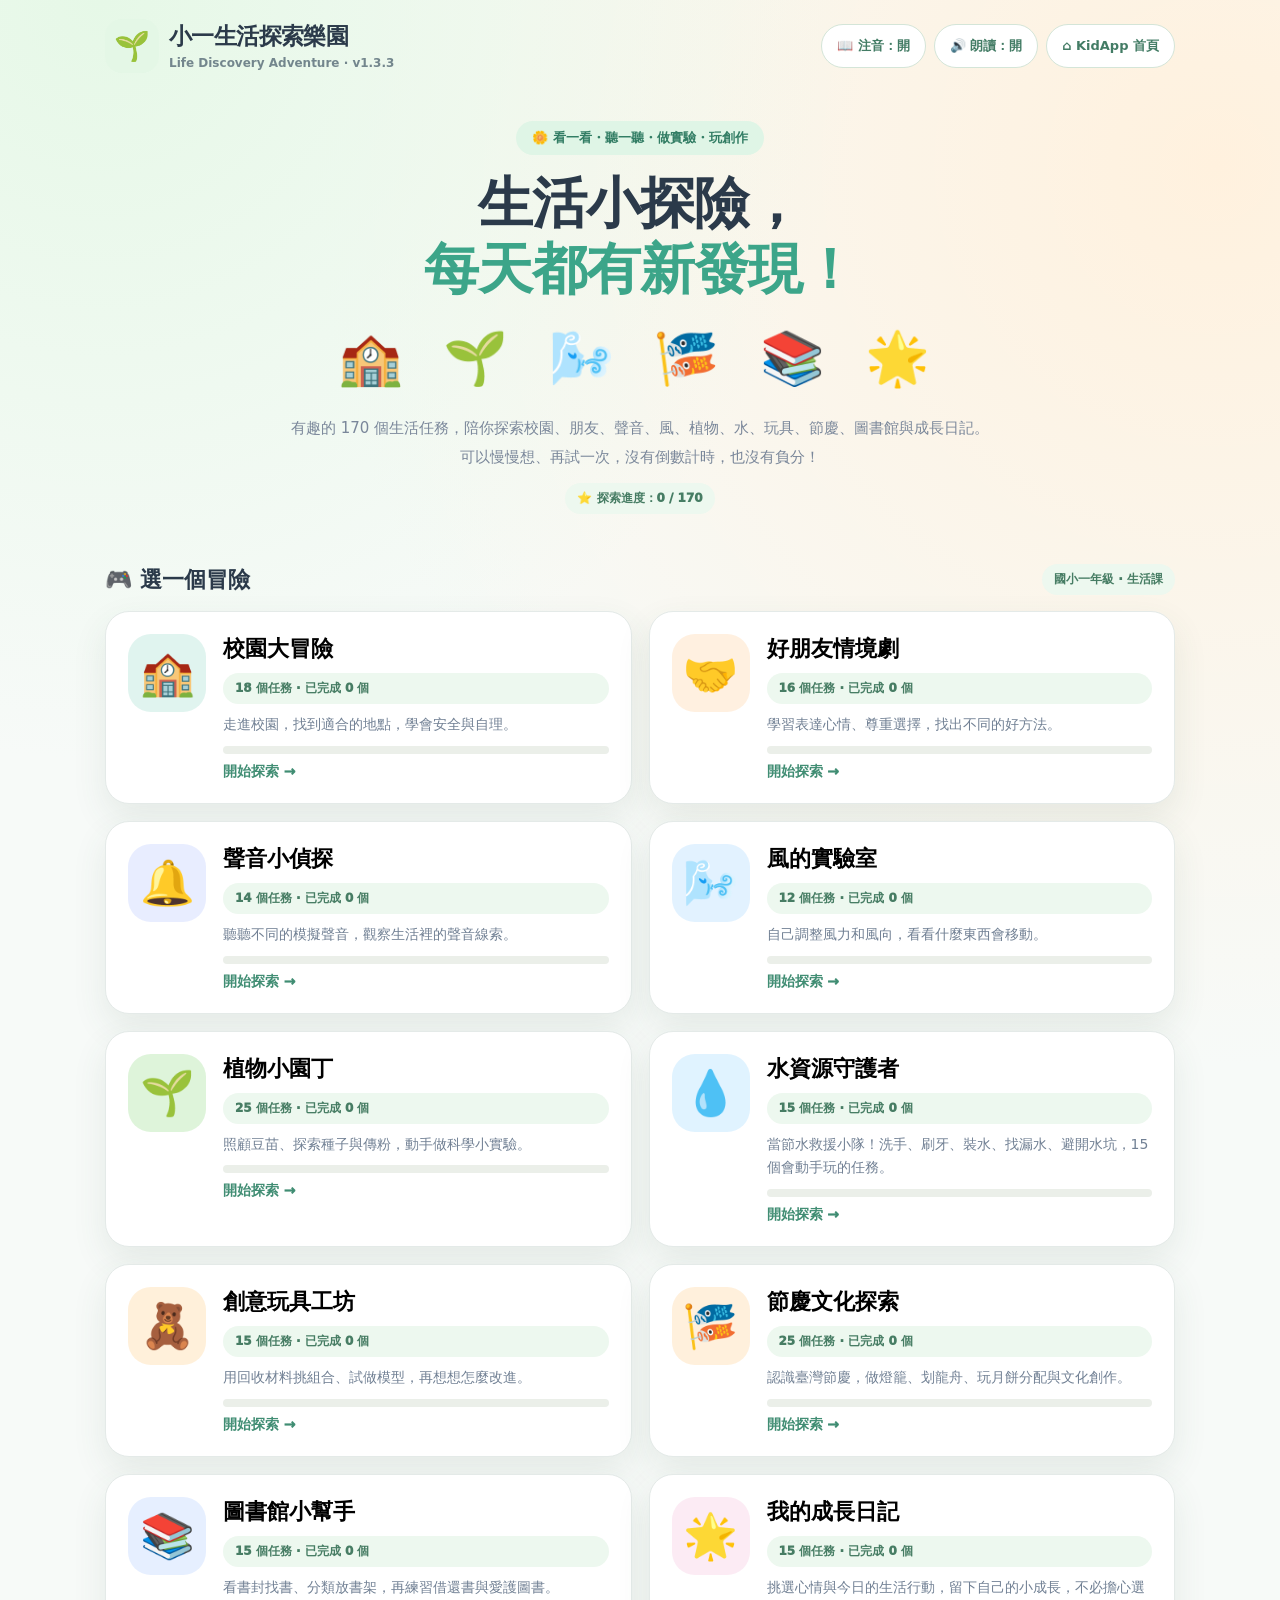
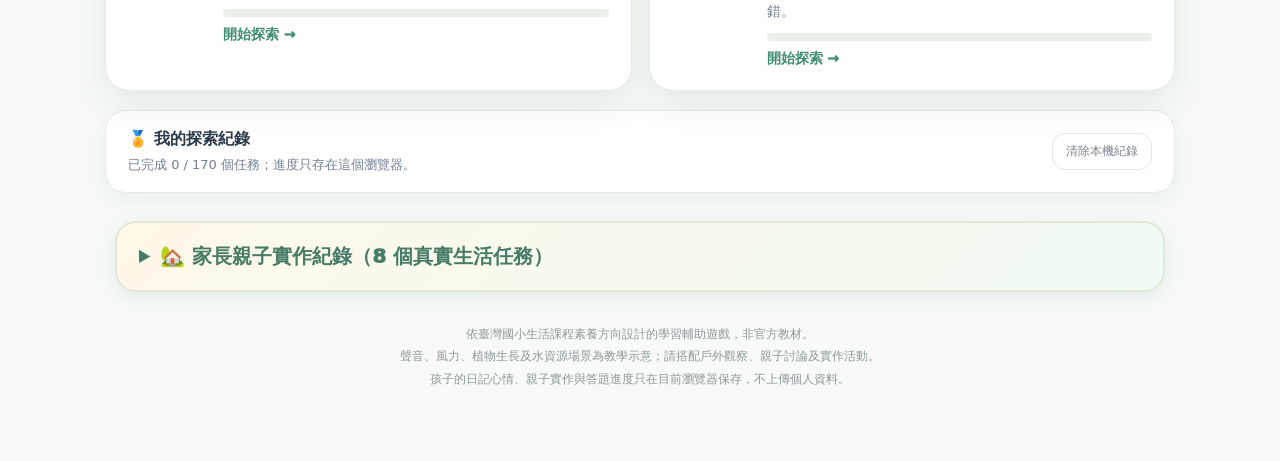
<file: apps/life-grade1/index.html>
<!doctype html>
<html lang="zh-Hant-TW"><head><meta charset="utf-8"><meta name="viewport" content="width=device-width,initial-scale=1,viewport-fit=cover"><meta name="theme-color" content="#f1f8ef"><meta name="description" content="KidApp 小一生活探索樂園：170個生活任務、10款遊戲，水資源救援小隊15題已改善手機圖像和注音排版，支援國字右側直排注音與中文朗讀。"><title>小一生活探索樂園｜KidApp</title>
<link rel="stylesheet" href="./life-v12.css"><link rel="stylesheet" href="./life-v13.css"><link rel="stylesheet" href="./life-v14-water.css?v=1333"><style>
:root{--green:#357d66;--ink:#2b3a4a;--muted:#718094;--soft:#edf7ee;--line:#e5e9e7;--paper:white;--shadow:0 14px 35px #415d4c19}*{box-sizing:border-box}html{scroll-behavior:smooth}body{margin:0;background:radial-gradient(circle at 8% 0%,#e6f8e7 0%,transparent 32%),radial-gradient(circle at 95% 8%,#fff1de 0%,transparent 40%),#f7faf8;color:var(--ink);font-family:ui-rounded,"Noto Sans TC","PingFang TC",system-ui,sans-serif;min-height:100vh}button{font:inherit;cursor:pointer;-webkit-tap-highlight-color:transparent}a{color:inherit;text-decoration:none}button:focus-visible,a:focus-visible{outline:4px solid #97c8ac;outline-offset:3px}button:disabled{cursor:default}.layout{max-width:1110px;padding:19px 20px 70px;margin:0 auto}.header{display:flex;align-items:center;justify-content:space-between;gap:12px}.logo{display:flex;align-items:center;gap:10px}.logo-icon{font-size:29px;width:54px;height:54px;background:#e4f7e6;border-radius:17px;display:grid;place-items:center}.logo h1{font-size:23px;margin:0;font-weight:950;letter-spacing:-.6px}.logo small{font-size:12px;color:#73868d;font-weight:800}.home-link,.small-btn{border:1px solid #d4e5d8;background:#fff;border-radius:99px;color:#437c65;font-weight:900;padding:11px 15px;font-size:13px;min-height:44px;display:inline-flex;align-items:center;justify-content:center;gap:4px}.home-link:hover,.small-btn:hover{background:#e9f8ed}.controls{display:flex;gap:8px;flex-wrap:wrap;justify-content:flex-end}.hero{text-align:center;padding:48px 8px 25px}.hero .eyebrow{display:inline-block;background:#dff5e6;border-radius:99px;padding:8px 16px;color:#327d64;font-size:13px;font-weight:900}.hero h2{font-size:clamp(34px,5.2vw,55px);font-weight:950;line-height:1.2;letter-spacing:-1px;margin:15px 0}.hero h2 span{color:#3ca589}.hero p{font-size:15px;color:#7a879a;line-height:1.9;margin:12px auto}.hero-art{font-size:52px;letter-spacing:12px;line-height:1.5;margin:17px auto}.header-bar{margin:25px 0 16px;display:flex;align-items:center;justify-content:space-between;gap:12px}.header-bar h3{margin:0;font-size:22px;font-weight:950}.count-pill,.pill{display:inline-flex;align-items:center;border-radius:99px;padding:7px 12px;background:#edf8ef;color:#477d64;font-size:12px;font-weight:950}.cards{display:grid;grid-template-columns:repeat(2,minmax(0,1fr));gap:17px}.game-card{display:flex;align-items:flex-start;gap:17px;min-height:190px;background:white;border:1px solid #e4eae8;border-radius:24px;box-shadow:var(--shadow);padding:22px;text-align:left;transition:transform .17s}.game-card:hover{transform:translateY(-3px)}.game-icon{height:78px;width:78px;border-radius:23px;flex:0 0 auto;background:var(--card);display:grid;place-items:center;font-size:44px}.game-info{display:flex;flex-direction:column;gap:9px;flex:1;min-width:0}.game-info strong{font-size:22px;font-weight:950}.game-info p{margin:0;line-height:1.7;color:var(--muted);font-size:14px}.game-foot{display:flex;justify-content:space-between;flex-wrap:wrap;align-items:center;gap:6px}.game-foot .go{font-size:14px;color:#408d73;font-weight:950}.progress-container{height:8px;background:#ebefe9;border-radius:99px;overflow:hidden}.progress-container span{display:block;background:linear-gradient(90deg,#8bcba7,#3eac8c);height:100%;width:0%;transition:width .25s}.summary{background:#fff;border:1px solid var(--line);padding:18px 22px;border-radius:21px;display:flex;justify-content:space-between;align-items:center;gap:15px;margin-top:19px;box-shadow:0 8px 20px #385c4710}.summary strong{font-size:16px}.summary p{color:var(--muted);margin:6px 0 0;font-size:13px}.reset-btn{color:#7b858f;border:1px solid #e3e6e5;border-radius:13px;background:white;padding:9px 13px;font-size:12px}.disclaimer{text-align:center;font-size:12px;color:#8c989b;line-height:1.9;margin-top:31px}.scene[hidden]{display:none!important}.play-head{display:flex;justify-content:space-between;align-items:center;gap:12px;margin:30px 0 18px;flex-wrap:wrap}.play-head .ttl{display:flex;flex-direction:column;gap:4px}.play-head strong{font-size:22px;font-weight:950}.play-head small{font-size:13px;color:#84939e;font-weight:750}.panel{background:#fff;border:1px solid #e7e9e5;border-radius:25px;padding:27px;box-shadow:var(--shadow)}.mission-head{display:flex;align-items:center;justify-content:space-between;gap:10px;font-size:13px;font-weight:900;color:#6f8b84}.track{height:11px;border-radius:99px;background:#edf1ea;overflow:hidden;margin:10px 0 22px}.track span{display:block;height:100%;width:0%;border-radius:99px;background:linear-gradient(90deg,#69bf99,#f1bb74)}.mission-q{text-align:center;line-height:2;margin:22px auto;font-size:clamp(22px,3.5vw,29px);font-weight:950;max-width:870px;overflow-wrap:anywhere;word-break:normal}.mission-intro{text-align:center;color:#8a978f;font-size:13px;font-weight:850}.choices{display:grid;grid-template-columns:repeat(2,minmax(0,1fr));gap:13px;margin:18px auto;max-width:850px}.choice{background:#fff;border:2px solid #e0e7e3;border-radius:17px;min-height:95px;padding:16px;text-align:center;line-height:1.85;font-size:19px;font-weight:850;color:#334d47;box-shadow:0 4px 0 #edf0e9}.choice:hover:not(:disabled){border-color:#8accaa;background:#f4fcf7}.choice.correct{border-color:#57b68b;background:#e8f9ed;box-shadow:0 4px 0 #c8e7d3}.choice.wrong{border-color:#eda7a7;background:#fff3f3;box-shadow:0 4px 0 #f9e3e3}.feedback{min-height:76px;line-height:2;margin:22px auto 0;border-radius:18px;background:#f4f7f3;color:#6f8377;padding:14px 18px;font-size:17px;font-weight:850;text-align:center;max-width:875px}.feedback.good{background:#e6f7eb;color:#29785b}.feedback.retry{background:#fff5ed;color:#9b663a}.bottom-actions{display:flex;justify-content:space-between;gap:10px;align-items:center;flex-wrap:wrap;margin-top:21px}.primary{border:0;background:#3e9c79;color:white;border-radius:15px;padding:13px 23px;min-height:52px;font-weight:950;font-size:17px;box-shadow:0 5px 0 #277757}.primary:hover{background:#2e8a69}.primary[hidden],.hint[hidden]{display:none!important}.small-btn.hint{background:#fff7df;color:#937020;border-color:#f2e1b4}.campus-map{background:linear-gradient(180deg,#e6f6ff 0 30%,#ebf5df 31% 100%);border:3px solid #d5e6cf;border-radius:22px;padding:17px;margin:4px auto 17px;max-width:860px}.campus-sky{text-align:center;font-size:13px;color:#66958a;font-weight:900;margin-bottom:11px}.map-grid{display:grid;grid-template-columns:repeat(3,minmax(0,1fr));gap:10px}.map-place{border:2px solid #d9e7d7;background:#fffdf7;border-radius:18px;padding:12px 5px;min-height:113px;display:flex;flex-direction:column;align-items:center;justify-content:center;gap:4px}.map-place .emoji{font-size:41px}.map-place .txt{font-size:18px;font-weight:950;line-height:1.5}.map-place:not(:disabled):hover{border-color:#6abe97;background:#f4fff7}.map-place:disabled{opacity:1}.map-place.correct{border-color:#4caf84;background:#d6f7df}.map-place.wrong{border-color:#ea9597;background:#fff0f0}.map-note{text-align:center;color:#81948d;font-size:12px;margin:12px 0 0}.sounds-box{background:linear-gradient(130deg,#e8f4ff,#f4eefe);max-width:630px;border:2px solid #dfecfb;border-radius:26px;padding:30px;text-align:center;margin:10px auto}.sounds-box .sound-icon{font-size:73px;line-height:1.5}.sounds-box p{font-size:13px;color:#7183a1;line-height:1.8}.play-audio{background:#6d80d4;border:none;color:#fff;font-size:17px;font-weight:950;min-height:55px;border-radius:17px;padding:13px 24px}.windbox{margin:8px auto 21px;max-width:800px;background:linear-gradient(180deg,#dff4ff,#ecf5dd);border:2px solid #d9e8d0;border-radius:24px;padding:16px 19px 23px}.sky{display:flex;align-items:flex-end;justify-content:center;position:relative;min-height:248px;overflow:hidden}.sky .wind-path{position:absolute;bottom:24px;left:5%;right:5%;height:3px;background:repeating-linear-gradient(90deg,#b4d3d0 0 10px,transparent 10px 19px)}.sky .thing{font-size:85px;display:block;z-index:1;line-height:1.5;transform-origin:center;transition:transform .92s cubic-bezier(.16,.68,.24,1)}.wind-result{max-width:690px;margin:10px auto;padding:12px;border-radius:14px;background:#fff9;text-align:center;color:#44796a;font-size:14px;font-weight:900;line-height:2}.wind-options{display:flex;gap:9px;flex-wrap:wrap;justify-content:center;margin:12px 0}.wind-options button{min-height:48px;border:2px solid #d9e8d6;border-radius:12px;background:white;font-weight:900;color:#627d77;padding:7px 15px}.wind-options button.active{background:#d3f4e0;border-color:#3baa7c;color:#276f54}.wind-title{text-align:center;font-size:15px;color:#456c66;font-weight:900;margin-top:5px}.wind-tip{font-size:12px;color:#6d807e;text-align:center;line-height:1.8;margin-top:10px}.wind-action{display:flex;justify-content:center;margin:16px auto}.wind-action .primary{background:#e1a44d;box-shadow:0 5px 0 #b67c2c}.wind-lesson{font-size:13px;color:#6f8f82;text-align:center;margin:5px auto;line-height:1.8}.finished{text-align:center;padding:30px 12px}.finished .trophy{font-size:82px}.finished h2{font-size:30px}.finished p{line-height:1.8;color:#77899a}.finished .primary{margin:13px 8px}.hidden{display:none!important}
/* 每個國字的注音列都在字的右側直排，包含題目、選項、回饋與提示。 */.bopo{display:inline-flex;flex-direction:row;align-items:center;vertical-align:middle;white-space:nowrap;letter-spacing:0;line-height:1.2;margin-right:.035em}.bopo-han{display:inline-block;line-height:1.2;white-space:nowrap}.bopo-rt{position:relative;display:inline-flex;align-items:center;justify-content:center;min-width:1em;margin-left:.10em;font-size:.63em;color:#8262ae;font-weight:900;line-height:1;letter-spacing:0;white-space:nowrap}.bopo-sounds{display:inline-flex;flex-direction:column;align-items:center;justify-content:center;line-height:1}.bopo-sound{display:block;line-height:1}.bopo-tone{align-self:flex-end;font-size:.92em;line-height:1;padding-bottom:.1em;margin-left:-.04em}.bopo-light{padding-top:.5em}.bopo-light-dot{position:absolute;top:-.09em;left:0;right:0;text-align:center;font-size:1.15em}.hide-bopo .bopo-rt{display:none}.feedback .bopo-rt{color:#6f60a3}
@media(max-width:800px){.game-card{min-height:210px;padding:17px}.game-icon{height:65px;width:65px;font-size:36px}.game-info strong{font-size:19px}.mission-q{line-height:2}.choice{font-size:18px}.map-place .txt{font-size:17px}}
@media(max-width:580px){.layout{padding:12px 12px 46px}.logo h1{font-size:18px}.logo-icon{height:43px;width:43px;font-size:23px}.logo small{font-size:10px}.home-link,.small-btn{padding:8px 10px;font-size:12px}.header{flex-wrap:wrap}.hero{padding:37px 6px 23px}.hero p{font-size:14px}.hero-art{font-size:38px;letter-spacing:5px}.cards{grid-template-columns:1fr;gap:13px}.game-card{min-height:0;padding:17px}.game-info strong{font-size:20px}.game-icon{height:67px;width:67px;font-size:36px}.summary{padding:16px;flex-wrap:wrap}.panel{padding:18px 12px;border-radius:20px}.mission-q{font-size:23px;line-height:2.1;margin:19px auto}.choice{padding:12px 7px;font-size:17px;min-height:101px}.choices{gap:10px}.campus-map{padding:10px 6px}.map-grid{gap:6px}.map-place{min-height:97px;padding:9px 0;border-radius:13px}.map-place .emoji{font-size:32px}.map-place .txt{font-size:14px}.feedback{font-size:15px;line-height:2.1}.sky .thing{font-size:72px}.wind-options button{min-height:46px;padding:8px 11px}.sounds-box{padding:22px 11px}.windbox{padding:12px 8px}}
@media(max-width:350px){.logo h1{font-size:17px}.choice{font-size:15px}.bopo-rt{font-size:.59em}.map-place .txt{font-size:13px}.hero h2{font-size:32px}}
@media(prefers-reduced-motion:reduce){*,*:before,*:after{scroll-behavior:auto!important;transition:none!important}}

/* v1.1 hands-on exploration labs. Bopomofo is rendered to the right in labels and feedback. */
.lab-card{margin:10px auto 18px;padding:18px;border-radius:24px;max-width:850px;border:2px solid #e3eddd;background:linear-gradient(145deg,#effaf0,#f9fcf2)}
.lab-card.water-lab{background:linear-gradient(145deg,#e7f5ff,#f1fbff);border-color:#d4e6f5}.lab-card.toy-lab{background:linear-gradient(145deg,#fff3e2,#fffaf1);border-color:#f1e2ca}
.lab-scene{text-align:center;background:#ffffffbb;padding:20px 13px 16px;border-radius:18px;min-height:185px}
.lab-emoji{font-size:80px;display:block;line-height:1.25;transition:transform .4s ease}
.lab-mini-title{display:block;font-weight:950;color:#538d71;margin:4px 0;font-size:16px}
.lab-scene p{font-size:15px;color:#66827c;line-height:1.9;margin:8px auto 2px;max-width:590px}
.lab-choice-title{text-align:center;color:#456e64;font-size:16px;font-weight:950;margin:19px auto 11px}
.lab-choices{display:flex;gap:10px;flex-wrap:wrap;justify-content:center}
.lab-option,.action-option,.material{background:white;color:#38564a;border:2px solid #d5e5d8;border-radius:15px;min-height:56px;padding:12px 18px;line-height:1.9;font-size:16px;font-weight:850}
.lab-option{flex:1 1 136px;max-width:250px}
.action-list{display:grid;grid-template-columns:1fr;gap:11px;max-width:720px;margin:auto}
.action-option{text-align:left;width:100%;font-size:18px;min-height:72px;padding:15px}
.lab-option.active,.action-option.active,.material.active{background:#d5f1df;border-color:#459d76;color:#276c54;box-shadow:0 0 0 2px #bee3c7}
.lab-actions{display:flex;justify-content:center;padding-top:22px}
.lab-note{text-align:center;max-width:700px;margin:15px auto 0;color:#798c85;font-size:12px;line-height:1.8}
.drop-track{display:flex;justify-content:center;gap:2px;flex-wrap:wrap;margin:12px auto;font-size:29px;max-width:310px}
.drop-track span{transition:opacity .2s ease}
.toy-slots{display:grid;grid-template-columns:repeat(2,minmax(0,1fr));gap:9px;max-width:480px;margin:12px auto}
.toy-slots > span{min-width:0;flex-wrap:wrap;min-height:47px;border:2px dashed #e3d5b9;border-radius:13px;display:flex;align-items:center;justify-content:center;background:#fffaf0;color:#896d3c;font-weight:900;font-size:15px;padding:7px}
.material-grid{display:grid;grid-template-columns:repeat(4,minmax(0,1fr));gap:10px}
.material{min-height:113px;padding:8px 4px;display:flex;flex-direction:column;gap:5px;align-items:center;justify-content:center;font-size:15px}
.material-emoji{font-size:38px;line-height:1.1}
.lab-card .bopo{vertical-align:middle}
@media(max-width:560px){.lab-card{padding:12px;border-radius:19px}.lab-emoji{font-size:65px}.lab-choices{gap:7px}.lab-option{flex:1 1 90px;padding:11px 6px;font-size:14px;min-height:63px}.action-option{font-size:16px}.material-grid{grid-template-columns:repeat(2,minmax(0,1fr))}.material{min-height:99px}.lab-scene{min-height:170px}}

.multi-guide,.multi-action{grid-column:1/-1;display:flex;align-items:center;justify-content:space-between;gap:10px;flex-wrap:wrap;border-radius:16px;padding:12px 14px;background:#eaf7f0;color:#3c8668;font-weight:900}.multi-action{justify-content:center;background:transparent}.multi-action small{font-size:12px;color:#677e73}.multi-option.selected{background:#e4f8eb;border-color:#43a77a;box-shadow:0 0 0 3px #bce9cc;position:relative}.multi-option.selected:after{position:absolute;right:7px;top:4px;content:"✓";color:#27895d;font-size:23px;font-weight:950}.multi-action .primary:disabled{opacity:.44;cursor:not-allowed}@media(max-width:580px){.multi-guide,.multi-action{justify-content:center;text-align:center;padding:10px}}
.plant-stage{background:linear-gradient(135deg,#e2f6eb,#edf4ff)}
.plant-compare{display:flex;align-items:stretch;gap:7px;max-width:780px;margin:13px auto}
.plant-old,.plant-new{min-width:0;border:2px solid #cee4d5;border-radius:16px;background:white;padding:8px}.plant-old{flex:0 0 32%}.plant-new{flex:1;border:3px solid #7eba96}
.plant-old b,.plant-new b{display:block;font-size:14px;color:#4d8467;margin-bottom:7px}
.plant-compare svg{display:block;width:100%;height:auto;border-radius:12px}
.plant-arrow{display:grid;place-items:center;font-size:26px;color:#5ca781;font-weight:900}
.plant-blank{min-height:155px;display:flex;flex-direction:column;align-items:center;justify-content:center;border:3px dashed #a4cfb6;border-radius:13px;background:#eaf8ee;font-size:48px;color:#5e9974}.plant-blank small{font-size:13px;font-weight:950}
#plantStatus{background:#fff;padding:9px;border-radius:14px;font-size:14px;font-weight:900;line-height:2}
#plantObservation{background:#ffffffad;padding:9px;border-radius:12px;font-weight:900!important}
@media(max-width:580px){.plant-compare{gap:3px}.plant-old,.plant-new{padding:4px;border-radius:12px}.plant-old{flex-basis:29%}.plant-new{border-width:2px}.plant-arrow{font-size:17px}.plant-old b,.plant-new b{font-size:11px}.plant-blank{min-height:92px;font-size:30px}.plant-blank small{font-size:11px}#plantStatus{font-size:12px}}
.plant-done{width:100%;border-radius:12px;overflow:hidden}.plant-done svg{display:block;width:100%;height:auto}
.toy-project-card{max-width:370px;min-height:156px;margin:8px auto;border:2px solid #e4e9db;border-radius:19px;padding:7px;display:flex;align-items:center;justify-content:center;background:linear-gradient(145deg,#fff9ea,#e9f8ff)}
.toy-project-svg{width:100%;max-width:310px;height:auto;display:block}
.toy-material-art{width:68px;height:68px;display:block}
.material-emoji:has(.toy-material-art){font-size:initial;line-height:1}
.toy-fallback{font-size:38px}.toy-project-fallback{font-size:75px}
.toy-project-done{border-color:#80cda3;background:linear-gradient(135deg,#f0fff1,#fff5de);box-shadow:0 0 0 3px #d7efd9}
.toy-project-done .windmill-blades{transform-origin:159px 112px;animation:pinwheelSpin 2.8s linear infinite}
@keyframes pinwheelSpin{to{transform:rotate(360deg)}}
@media(prefers-reduced-motion:reduce){.toy-project-done .windmill-blades{animation:none}}
@media(max-width:540px){.toy-project-card{min-height:130px}.toy-project-svg{max-width:255px}.toy-material-art{width:54px;height:54px}}
</style></head><body><div class="layout" id="root"><header class="header"><div class="logo"><div class="logo-icon">🌱</div><div><h1>小一生活探索樂園</h1><small>Life Discovery Adventure · v1.3.3</small></div></div><div class="controls"><button type="button" class="small-btn" id="bopoToggle" aria-pressed="true">📖 注音：開</button><button type="button" class="small-btn" id="voiceToggle" aria-pressed="true">🔊 朗讀：開</button><a class="home-link" href="../../">⌂ KidApp 首頁</a></div></header>
<section class="scene" id="homeScene"><div class="hero"><span class="eyebrow">🌼 看一看・聽一聽・做實驗・玩創作</span><h2>生活小探險，<br><span>每天都有新發現！</span></h2><div class="hero-art" aria-hidden="true">🏫 🌱 🌬️ 🎏 📚 🌟</div><p>有趣的 170 個生活任務，陪你探索校園、朋友、聲音、風、植物、水、玩具、節慶、圖書館與成長日記。<br>可以慢慢想、再試一次，沒有倒數計時，也沒有負分！</p><div class="count-pill" id="totalBadge">⭐ 探索進度：0 / 170</div></div><div class="header-bar"><h3>🎮 選一個冒險</h3><div class="pill">國小一年級 · 生活課</div></div><div class="cards" id="gameCards"></div><section class="summary"><div><strong>🏅 我的探索紀錄</strong><p id="progressSummary">已完成 0 / 170 個任務。每天完成幾個新發現就很棒！</p></div><button type="button" class="reset-btn" id="resetProgress">清除本機紀錄</button></section><section class="life-family-section"><details class="life-family-fold" id="familyFold"><summary>🏡 家長親子實作紀錄（8 個真實生活任務）</summary><div class="life-family-content"><p id="familySummary"></p><p id="familyProgressNote"></p><div class="life-family-grid" id="familyChecklist"></div><div class="life-family-history" id="familyDiaryHistory"></div><p class="life-family-privacy">請由家長陪伴完成、再勾選。紀錄僅儲存在本機瀏覽器，不會上傳，也不是能力測驗。</p></div></details></section></section>
<section class="scene" id="playScene" hidden><div class="play-head"><div class="ttl"><strong id="modeTitle">校園大冒險</strong><small id="missionCounter">第 1 個任務</small></div><div class="controls"><button class="small-btn" type="button" id="readAgain">🔊 聽題目</button><button class="small-btn" type="button" id="returnMenu">← 選遊戲</button></div></div><div class="panel"><div class="mission-head"><span id="missionType">探索任務</span><span id="doneCount">⭐ 0 / 18</span></div><div class="track"><span id="trackFill"></span></div><div class="mission-intro" id="introText"></div><h2 class="mission-q" id="missionQuestion"></h2><div id="visualArea"></div><div class="choices" id="choiceArea"></div><div class="feedback" id="feedback" role="status" aria-live="polite"></div><div class="bottom-actions"><button type="button" class="small-btn hint" id="hintBtn">💡 小提示</button><button type="button" class="primary" id="nextBtn" hidden>下一個任務 →</button></div></div><p class="disclaimer" id="activityNote"></p></section><footer class="disclaimer">依臺灣國小生活課程素養方向設計的學習輔助遊戲，非官方教材。<br>聲音、風力、植物生長及水資源場景為教學示意；請搭配戶外觀察、親子討論及實作活動。<br>孩子的日記心情、親子實作與答題進度只在目前瀏覽器保存，不上傳個人資料。</footer></div>
<script src="./life-v12.js"></script><script src="./life-v13.js"></script><script src="./life-v14-water.js?v=1333"></script><script>
const TASKS={"campus":[{"id":"C01","kind":"find","q":"學校裡想借一本故事書，你會去哪裡？","right":["library"],"explain":"去圖書館可以找書、借書。","hint":"想想哪個地方有好多書。","level":1},{"id":"C02","kind":"find","q":"體育課要練習跑步，應該去哪個地方？","right":["playground"],"explain":"操場有較大的活動空間，適合跑步。","hint":"找可以活動身體的地方。","level":1},{"id":"C03","kind":"find","q":"你在學校覺得頭暈，需要請老師帶你去哪裡？","right":["nurse"],"explain":"身體不舒服要先告訴老師，再由老師協助去保健室。","hint":"學校有照顧身體不舒服同學的地方。","level":1},{"id":"C04","kind":"find","q":"上課鐘響了，要回哪個地方準備上課？","right":["class"],"explain":"上課前回教室準備上課用品。","hint":"想想大家上課坐在哪裡。","level":1},{"id":"C05","kind":"find","q":"吃完點心想洗手，應該去哪個地方？","right":["bathroom"],"explain":"可以到洗手台洗手，保持清潔。","hint":"找有洗手台的地方。","level":1},{"id":"C06","kind":"find","q":"從教室走到圖書館，中間會經過哪個地方？","right":["hallway"],"explain":"在走廊行走要放慢腳步，注意別人。","hint":"想想連接教室的通道。","level":1},{"id":"C07","kind":"choice","q":"走廊上有很多同學，你要怎麼走？","options":["放慢腳步，注意前方","靠邊走，和別人保持距離","一邊跑一邊推人","閉上眼睛往前衝"],"right":["放慢腳步，注意前方","靠邊走，和別人保持距離"],"explain":"走廊是大家共用的地方，放慢腳步更安全。","hint":"想想怎樣走才不會撞到人。","level":2},{"id":"C08","kind":"choice","q":"同學在教室認真看書，你想說話時怎麼辦？","options":["輕聲說話","先等同學讀完再說","大聲尖叫","用力拍桌子"],"right":["輕聲說話","先等同學讀完再說"],"explain":"讓別人能安心看書，也是體貼的行為。","hint":"注意別人正在做什麼。","level":2},{"id":"C09","kind":"choice","q":"在操場看到地上有玻璃碎片，應該怎麼做？","options":["離遠一點並告訴老師","提醒同學不要靠近","赤手撿起碎片","拿來當玩具"],"right":["離遠一點並告訴老師","提醒同學不要靠近"],"explain":"不碰危險物品，立即請老師處理。","hint":"先想想哪個方法最安全。","level":3},{"id":"C10","kind":"choice","q":"發現圖書館的書有一頁破了，應該怎麼辦？","options":["告訴老師或圖書館老師","小心保護書本並請大人協助","把破頁藏起來","繼續用力撕"],"right":["告訴老師或圖書館老師","小心保護書本並請大人協助"],"explain":"珍惜公共書籍，遇到損壞要誠實告知。","hint":"書是大家一起使用的。","level":2},{"id":"C11","kind":"choice","q":"在教室想借同學的彩色筆，怎麼做比較好？","options":["先有禮貌地詢問","等同學同意後再拿","直接搶走","偷偷放進書包"],"right":["先有禮貌地詢問","等同學同意後再拿"],"explain":"使用別人的物品要先徵求同意。","hint":"想想自己被借東西時的感受。","level":2},{"id":"C12","kind":"choice","q":"上課時需要上廁所，怎麼辦？","options":["向老師說明","依班上的方式舉手告知","不告訴任何人就走","一直憋著不說"],"right":["向老師說明","依班上的方式舉手告知"],"explain":"有需要時可以清楚告訴老師，依班級規則安全離開。","hint":"有需求時要讓老師知道。","level":3},{"id":"C13","kind":"choice","q":"同學在操場跌倒，看起來很痛，怎麼做？","options":["先關心並找老師幫忙","陪在旁邊，請附近大人協助","圍著他嘲笑","故意再推一下"],"right":["先關心並找老師幫忙","陪在旁邊，請附近大人協助"],"explain":"關心同學並請大人協助，避免隨意搬動受傷的人。","hint":"想想要如何幫助受傷的人。","level":2},{"id":"C14","kind":"choice","q":"午餐後地上有紙屑，你可以怎麼做？","options":["把紙屑丟進正確的垃圾桶","提醒大家保持教室乾淨","把紙屑踢到別人旁邊","假裝看不到還繼續丟"],"right":["把紙屑丟進正確的垃圾桶","提醒大家保持教室乾淨"],"explain":"維持環境整潔，需要大家一起努力。","hint":"誰能一起照顧教室呢？","level":2},{"id":"C15","kind":"choice","q":"發現自己的水壺忘在教室，你應該怎麼辦？","options":["先告訴老師再去找","按規定返回教室尋找","自己跑出校門找","把別人的水壺帶走"],"right":["先告訴老師再去找","按規定返回教室尋找"],"explain":"找不到物品先冷靜，再向老師尋求協助。","hint":"先確認物品可能在哪裡。","level":3},{"id":"C16","kind":"choice","q":"走廊上有人正在搬很多東西，你會怎麼做？","options":["留出可以通過的空間","靠邊等他安全走過","突然伸腳絆倒他","在旁邊追跑打鬧"],"right":["留出可以通過的空間","靠邊等他安全走過"],"explain":"看見別人搬東西，可以留出安全的通道。","hint":"看看對方走路是否方便。","level":2},{"id":"C17","kind":"choice","q":"在保健室看到別人在休息，你會怎麼做？","options":["保持安靜","依老師指示輕聲活動","大聲唱歌","一直碰休息的同學"],"right":["保持安靜","依老師指示輕聲活動"],"explain":"讓生病或不舒服的人好好休息。","hint":"有人不舒服時需要什麼環境？","level":2},{"id":"C18","kind":"choice","q":"放學前想知道自己的雨傘在哪裡，怎麼做？","options":["先到班級規定的地方找","找不到時向老師詢問","亂拿別人的雨傘","用力翻亂同學的書包"],"right":["先到班級規定的地方找","找不到時向老師詢問"],"explain":"找物品先查看放置區，找不到請老師幫忙。","hint":"想想東西平常放在哪裡。","level":3}],"friends":[{"id":"F01","kind":"choice","q":"朋友的積木倒了，他很難過，你會怎麼做？","options":["陪他一起重新堆","問他要不要幫忙","笑他真笨","把積木藏起來"],"right":["陪他一起重新堆","問他要不要幫忙"],"explain":"先關心對方，再問需不需要幫忙。","hint":"可以選擇尊重別人、照顧自己與朋友的做法。","level":2},{"id":"F02","kind":"choice","q":"兩個人都想玩同一個球，怎麼辦？","options":["輪流玩","一起商量玩法","用力搶走","丟遠讓大家不能玩"],"right":["輪流玩","一起商量玩法"],"explain":"輪流和討論可以讓大家一起玩。","hint":"可以選擇尊重別人、照顧自己與朋友的做法。","level":3},{"id":"F03","kind":"choice","q":"有人想自己安靜畫畫，你會怎麼做？","options":["尊重他的選擇","問問之後是否想一起玩","強迫他加入遊戲","一直取笑他"],"right":["尊重他的選擇","問問之後是否想一起玩"],"explain":"每個人都可以有不同的活動喜好。","hint":"可以選擇尊重別人、照顧自己與朋友的做法。","level":1},{"id":"F04","kind":"choice","q":"你不小心撞到朋友，怎麼做？","options":["先說對不起","關心對方有沒有受傷","假裝沒發生","怪朋友擋路"],"right":["先說對不起","關心對方有沒有受傷"],"explain":"願意道歉並關心對方很重要。","hint":"可以選擇尊重別人、照顧自己與朋友的做法。","level":2},{"id":"F05","kind":"choice","q":"朋友借你橡皮擦，現在用完了，你會怎麼做？","options":["說謝謝並歸還","把橡皮擦交回朋友手中","悄悄帶回家","丟到地上"],"right":["說謝謝並歸還","把橡皮擦交回朋友手中"],"explain":"借用物品要珍惜，也要記得歸還。","hint":"可以選擇尊重別人、照顧自己與朋友的做法。","level":3},{"id":"F06","kind":"choice","q":"有人說不喜歡被取綽號，你會怎麼做？","options":["停止那樣叫他","問他希望怎麼被稱呼","繼續故意叫","叫更多同學一起笑"],"right":["停止那樣叫他","問他希望怎麼被稱呼"],"explain":"尊重別人的名字和感受。","hint":"可以選擇尊重別人、照顧自己與朋友的做法。","level":1},{"id":"F07","kind":"choice","q":"你的同學找不到文具，看起來很著急，你會怎麼做？","options":["一起找找看","陪他向老師詢問","把他的東西藏得更遠","嘲笑他粗心"],"right":["一起找找看","陪他向老師詢問"],"explain":"給予適當協助能讓朋友安心。","hint":"可以選擇尊重別人、照顧自己與朋友的做法。","level":2},{"id":"F08","kind":"choice","q":"遊戲輸了以後，你覺得失望，可以怎麼做？","options":["說出自己的心情","休息一下再挑戰","推倒別人","把遊戲全部破壞"],"right":["說出自己的心情","休息一下再挑戰"],"explain":"失望是正常的感受，可以用不傷害人的方法表達。","hint":"可以選擇尊重別人、照顧自己與朋友的做法。","level":3},{"id":"F09","kind":"choice","q":"朋友的新作品和你的不同，你會怎麼回應？","options":["說說你欣賞的地方","好奇地問他怎麼做的","說只有我的才對","直接弄壞他的作品"],"right":["說說你欣賞的地方","好奇地問他怎麼做的"],"explain":"不同的創作都有值得欣賞的地方。","hint":"可以選擇尊重別人、照顧自己與朋友的做法。","level":1},{"id":"F10","kind":"choice","q":"有人在遊戲中被大家忽略，你可以怎麼做？","options":["邀請他一起玩","問他想玩什麼","故意不理他","叫別人不要跟他玩"],"right":["邀請他一起玩","問他想玩什麼"],"explain":"讓每個人都有參與的機會。","hint":"可以選擇尊重別人、照顧自己與朋友的做法。","level":2},{"id":"F11","kind":"choice","q":"你不想玩追逐遊戲，可以怎麼表達？","options":["清楚說我想休息","提議改玩別的遊戲","推開來邀請的朋友","故意罵人"],"right":["清楚說我想休息","提議改玩別的遊戲"],"explain":"可以用有禮貌的方式表達自己的想法。","hint":"可以選擇尊重別人、照顧自己與朋友的做法。","level":3},{"id":"F12","kind":"choice","q":"你很生氣，想大聲吼叫時，可以怎麼做？","options":["先慢慢呼吸","說出讓自己生氣的原因","拿東西砸人","故意打別人"],"right":["先慢慢呼吸","說出讓自己生氣的原因"],"explain":"先照顧情緒，再用話語表達。","hint":"可以選擇尊重別人、照顧自己與朋友的做法。","level":1},{"id":"F13","kind":"choice","q":"朋友努力練習很久，終於成功了，你會怎麼做？","options":["替他鼓掌","告訴他努力很棒","故意潑冷水","把他的成果拿走"],"right":["替他鼓掌","告訴他努力很棒"],"explain":"欣賞與鼓勵能讓朋友更有信心。","hint":"可以選擇尊重別人、照顧自己與朋友的做法。","level":2},{"id":"F14","kind":"choice","q":"你和朋友想法不同時，可以怎麼做？","options":["輪流說自己的想法","一起找都能接受的方法","只准自己決定","吵到對方不能說話"],"right":["輪流說自己的想法","一起找都能接受的方法"],"explain":"互相聆聽可以幫助找到好方法。","hint":"可以選擇尊重別人、照顧自己與朋友的做法。","level":3},{"id":"F15","kind":"choice","q":"新同學一個人站在旁邊，你可以怎麼做？","options":["親切地打招呼","詢問他想不想一起玩","故意不讓他加入","笑他的樣子"],"right":["親切地打招呼","詢問他想不想一起玩"],"explain":"友善邀請讓新朋友有機會認識大家。","hint":"可以選擇尊重別人、照顧自己與朋友的做法。","level":1},{"id":"F16","kind":"choice","q":"朋友說他不喜歡你碰他的東西，你會怎麼做？","options":["停下並尊重他的意願","先問過再碰","故意再摸一次","說他很小氣"],"right":["停下並尊重他的意願","先問過再碰"],"explain":"每個人的物品和界線都值得尊重。","hint":"可以選擇尊重別人、照顧自己與朋友的做法。","level":2}],"sound":[{"id":"S01","kind":"audio","sound":"bell","q":"聽一聽，這段聲音最像什麼？","options":["鈴聲","風聲","滴水聲","敲門聲"],"right":["鈴聲"],"explain":"你聽到的聲音像「鈴聲」，可以試著在生活中找找。","hint":"仔細聽聲音的節奏和高低。","level":1},{"id":"S02","kind":"audio","sound":"bird","q":"聽一聽，這段聲音最像什麼？","options":["鳥叫","敲門聲","腳步聲","鈴聲"],"right":["鳥叫"],"explain":"你聽到的聲音像「鳥叫」，可以試著在生活中找找。","hint":"仔細聽聲音的節奏和高低。","level":1},{"id":"S03","kind":"audio","sound":"rain","q":"聽一聽，這段聲音最像什麼？","options":["雨聲","鈴聲","鳥叫","風聲"],"right":["雨聲"],"explain":"你聽到的聲音像「雨聲」，可以試著在生活中找找。","hint":"仔細聽聲音的節奏和高低。","level":1},{"id":"S04","kind":"audio","sound":"wind","q":"聽一聽，這段聲音最像什麼？","options":["風聲","雨聲","滴水聲","敲門聲"],"right":["風聲"],"explain":"你聽到的聲音像「風聲」，可以試著在生活中找找。","hint":"仔細聽聲音的節奏和高低。","level":1},{"id":"S05","kind":"audio","sound":"water","q":"聽一聽，這段聲音最像什麼？","options":["滴水聲","敲門聲","腳步聲","鈴聲"],"right":["滴水聲"],"explain":"你聽到的聲音像「滴水聲」，可以試著在生活中找找。","hint":"仔細聽聲音的節奏和高低。","level":1},{"id":"S06","kind":"audio","sound":"knock","q":"聽一聽，這段聲音最像什麼？","options":["敲門聲","鈴聲","鳥叫","雨聲"],"right":["敲門聲"],"explain":"你聽到的聲音像「敲門聲」，可以試著在生活中找找。","hint":"仔細聽聲音的節奏和高低。","level":1},{"id":"S07","kind":"audio","sound":"step","q":"聽一聽，這段聲音最像什麼？","options":["腳步聲","雨聲","風聲","滴水聲"],"right":["腳步聲"],"explain":"你聽到的聲音像「腳步聲」，可以試著在生活中找找。","hint":"仔細聽聲音的節奏和高低。","level":1},{"id":"S08","kind":"audio","sound":"bell","q":"早上上課時，聽到這個聲音，你會怎麼做？","options":["回教室準備上課","繼續在走廊追逐","故意躲起來","大聲尖叫"],"right":["回教室準備上課"],"explain":"聲音有時會提醒我們該做什麼事。","hint":"想想聽到聲音後，如何安全地回應。","level":2},{"id":"S09","kind":"audio","sound":"bird","q":"在樹下聽到這種聲音，可能是誰在發出聲音？","options":["鳥兒","汽車","電風扇","雨滴"],"right":["鳥兒"],"explain":"許多鳥兒會用叫聲和同伴交流。","hint":"想想聽到聲音後，如何安全地回應。","level":2},{"id":"S10","kind":"audio","sound":"rain","q":"聽到這個聲音，想出門時適合準備什麼？","options":["雨傘","游泳圈","太陽眼鏡","球拍"],"right":["雨傘"],"explain":"下雨時可準備雨具，注意地面濕滑。","hint":"想想聽到聲音後，如何安全地回應。","level":2},{"id":"S11","kind":"audio","sound":"wind","q":"聽到風聲，想知道風向，可以觀察什麼？","options":["飄動的旗子","地上的石頭","書上的文字","牆上的時鐘"],"right":["飄動的旗子"],"explain":"旗子和葉子的飄動可以幫忙觀察風向。","hint":"想想聽到聲音後，如何安全地回應。","level":2},{"id":"S12","kind":"audio","sound":"water","q":"水龍頭關好後仍一直聽到這個聲音，怎麼辦？","options":["請大人檢查是否漏水","讓水一直流","假裝沒聽到","用力敲壞水龍頭"],"right":["請大人檢查是否漏水"],"explain":"留意漏水，能幫忙珍惜水資源。","hint":"想想聽到聲音後，如何安全地回應。","level":2},{"id":"S13","kind":"audio","sound":"knock","q":"在教室門口聽到這個聲音，你可以怎麼做？","options":["先看看並請老師協助","立刻衝出門","用力撞門","故意丟東西"],"right":["先看看並請老師協助"],"explain":"聽到敲門聲，保持冷靜並注意安全。","hint":"想想聽到聲音後，如何安全地回應。","level":2},{"id":"S14","kind":"audio","sound":"step","q":"聽到有人走近，你在走廊上可以怎麼做？","options":["看看前方並慢慢走","突然往後衝","伸腳絆人","閉眼快跑"],"right":["看看前方並慢慢走"],"explain":"留意周圍聲音，也能幫助行走安全。","hint":"想想聽到聲音後，如何安全地回應。","level":2}],"wind":[{"id":"W01","kind":"wind","object":"羽毛","icon":"🪶","threshold":1,"goal":"move","direction":"right","q":"讓羽毛往右邊飄。","explain":"羽毛很輕，微風吹來也可能飄動。","hint":"先選風向和風力，再按吹吹看觀察結果。","level":1},{"id":"W02","kind":"wind","object":"樹葉","icon":"🍃","threshold":1,"goal":"move","direction":"left","q":"讓樹葉往左邊飄。","explain":"樹葉比較輕，容易受到風影響。","hint":"先選風向和風力，再按吹吹看觀察結果。","level":1},{"id":"W03","kind":"wind","object":"紙飛機","icon":"🛩️","threshold":2,"goal":"move","direction":"right","q":"讓紙飛機往右邊移動。","explain":"紙飛機受到風的方向與風力影響。","hint":"先選風向和風力，再按吹吹看觀察結果。","level":2},{"id":"W04","kind":"wind","object":"風車","icon":"🎡","threshold":1,"goal":"move","direction":"either","q":"讓風車轉動。","explain":"風車的葉片受到風時會轉動。","hint":"先選風向和風力，再按吹吹看觀察結果。","level":1},{"id":"W05","kind":"wind","object":"紙船","icon":"⛵","threshold":2,"goal":"move","direction":"left","q":"讓紙船往左邊移動。","explain":"在這個簡化遊戲中，紙船受到較大的風力才會移動。","hint":"先選風向和風力，再按吹吹看觀察結果。","level":2},{"id":"W06","kind":"wind","object":"小球","icon":"🏐","threshold":3,"goal":"move","direction":"right","q":"讓小球往右邊滾。","explain":"在這個遊戲的模擬中，小球需要較強的風力。","hint":"先選風向和風力，再按吹吹看觀察結果。","level":2},{"id":"W07","kind":"wind","object":"紙片","icon":"📄","threshold":1,"goal":"move","direction":"left","q":"讓紙片往左邊飄。","explain":"輕薄的紙片受到小風也容易動。","hint":"先選風向和風力，再按吹吹看觀察結果。","level":1},{"id":"W08","kind":"wind","object":"氣球","icon":"🎈","threshold":1,"goal":"move","direction":"right","q":"讓氣球往右邊飄。","explain":"氣球很輕，在微風中可能移動。","hint":"先選風向和風力，再按吹吹看觀察結果。","level":1},{"id":"W09","kind":"wind","object":"積木","icon":"🧱","threshold":3,"goal":"still","direction":"either","q":"讓積木保持原地不動。","explain":"在模擬中，使用微風或無風，積木可以保持原地。","hint":"先選風向和風力，再按吹吹看觀察結果。","level":2},{"id":"W10","kind":"wind","object":"風箏","icon":"🪁","threshold":2,"goal":"move","direction":"left","q":"讓風箏往左邊移動。","explain":"風箏會受到風向與風力的影響。","hint":"先選風向和風力，再按吹吹看觀察結果。","level":2},{"id":"W11","kind":"wind","object":"布條","icon":"🎀","threshold":1,"goal":"move","direction":"right","q":"讓布條往右邊飄。","explain":"布條會朝風吹的方向擺動。","hint":"先選風向和風力，再按吹吹看觀察結果。","level":1},{"id":"W12","kind":"wind","object":"小石頭","icon":"🪨","threshold":4,"goal":"still","direction":"either","q":"觀察小石頭保持原地。","explain":"這個遊戲中，小石頭不會被風力三級以下的風吹動。","hint":"先選風向和風力，再按吹吹看觀察結果。","level":3}],"locations":[{"id":"class","name":"教室","icon":"🏫","description":"教室裡可以上課和放書包"},{"id":"library","name":"圖書館","icon":"📚","description":"閱讀和借書的好地方"},{"id":"playground","name":"操場","icon":"⚽","description":"跑步和玩球的地方"},{"id":"nurse","name":"保健室","icon":"🩹","description":"身體不舒服時尋求協助"},{"id":"bathroom","name":"廁所","icon":"🚻","description":"洗手和上廁所"},{"id":"hallway","name":"走廊","icon":"🚶","description":"走路時要留心安全"}],"plant":[{"id":"P01","kind":"plant","q":"幫窗邊的小豆苗選擇適合健康生長的水分與日照。","goal":"healthy","explain":"明亮且水分適量，通常有利於豆苗生長。","hint":"先想植物需要什麼，太多也不一定比較好。","icon":"🌱","level":1},{"id":"P02","kind":"plant","q":"小花盆的葉子看起來有精神。選擇適合繼續照顧它的條件。","goal":"healthy","explain":"保持適當水分與日照，比突然大量澆水更好。","hint":"健康生長通常需要適量的水和光。","icon":"🪴","level":1},{"id":"P03","kind":"plant","q":"觀察種下幾天的小苗，想模擬有利於正常成長的環境。","goal":"healthy","explain":"適量澆水、明亮的位置是常見的照顧方式，仍要觀察不同植物的需要。","hint":"適量和明亮是兩個線索。","icon":"🌿","level":1},{"id":"P04","kind":"plant","q":"如果盆土一直乾燥，小苗可能有什麼變化？請用控制台模擬缺水的環境。","goal":"dry","explain":"長時間缺水，葉子可能下垂；這是模擬，真實植物不應故意缺水。","hint":"觀察「缺水」要調整哪一個按鈕？","icon":"🌻","level":1},{"id":"P05","kind":"plant","q":"想比較沒有澆水與適量澆水的差別，先模擬沒有澆水的狀況。","goal":"dry","explain":"缺水可能讓小苗失去精神；請在真實生活中給植物適當照顧。","hint":"不澆水與適量澆水不同。","icon":"🌱","level":2},{"id":"P06","kind":"plant","q":"如果一直倒太多水到花盆，小苗可能發生什麼事？模擬水分過量。","goal":"wet","explain":"土壤長期太濕可能讓根部不舒服，也可能影響生長。","hint":"「水分太多」是這題的關鍵。","icon":"🪴","level":2},{"id":"P07","kind":"plant","q":"看到花盆底盤積水，想觀察過度澆水的風險。請模擬這種條件。","goal":"wet","explain":"澆水過多不一定對植物有幫助，排水也很重要。","hint":"太多水不代表長得更快。","icon":"🌿","level":2},{"id":"P08","kind":"plant","q":"豆苗放在長期陰暗的角落，可能有什麼變化？模擬光線不足。","goal":"dark","explain":"光線不足可能影響植物正常生長，實際結果會因植物種類而異。","hint":"這題改變的是光線。","icon":"🌻","level":2},{"id":"P09","kind":"plant","q":"想比較放在窗邊和黑暗角落的差別，請先模擬光線不足。","goal":"dark","explain":"很多綠色植物需要適當光線進行生長，陰暗環境可能不利。","hint":"找到「陰暗」的光線選項。","icon":"🌱","level":3},{"id":"P10","kind":"plant","q":"小苗若一直放在太強的曝曬處，可能遇到什麼問題？請模擬強烈日照。","goal":"strong","explain":"過強曝曬可能使盆土更快乾燥，是否適合仍取決於植物種類。","hint":"這題要找比較強的光。","icon":"🪴","level":3},{"id":"P11","kind":"choice","q":"觀察植物時，哪兩種方法可以幫助我們知道它有沒有改變？","options":["每天觀察葉子並畫下來","記錄植物的高度","一直拔起來看根有沒有長大","把葉子全部摘下來"],"right":["每天觀察葉子並畫下來","記錄植物的高度"],"explain":"記錄外觀與高度，能比較植物的變化。","hint":"想想哪些做法不會傷害植物。","level":2,"selectCount":2},{"id":"P12","kind":"choice","q":"看到植物葉子下垂，哪個做法比較適合？","options":["先觀察土壤是否乾燥，再適量補水","馬上倒很多很多水","用力拉住葉子讓它站直","先觀察環境光線與水分"],"right":["先觀察土壤是否乾燥，再適量補水","先觀察環境光線與水分"],"explain":"葉子下垂可能有不同原因，先觀察再調整照顧方式。","hint":"先找原因，別急著一次澆很多水。","level":2},{"id":"P13","kind":"choice","q":"植物在花盆裡長大了，可以怎麼記錄變化？","options":["畫下今天的葉子形狀","記錄幾片葉子","只靠猜測昨天長什麼樣","把植物丟掉再看"],"right":["畫下今天的葉子形狀","記錄幾片葉子"],"explain":"畫圖或數葉子，都能幫助觀察成長。","hint":"想想有哪些不傷害植物的記錄方式。","level":2},{"id":"P14","kind":"choice","q":"天氣連續下雨，花盆土壤已經很濕，怎樣照顧比較合適？","options":["先摸摸土壤並觀察是否需要澆水","每天照樣倒滿一桶水","檢查花盆排水是否順暢","把植物放到完全沒有光的地方"],"right":["先摸摸土壤並觀察是否需要澆水","檢查花盆排水是否順暢"],"explain":"土壤濕度與排水是照顧植物的重要線索。","hint":"先觀察土壤的狀況。","level":2},{"id":"P15","kind":"choice","q":"想和家人做一週植物觀察，哪種方式更有幫助？","options":["每天在同一位置拍照","寫下澆水日期與葉子變化","只在第一天看一次","每天故意拔下一片葉子"],"right":["每天在同一位置拍照","寫下澆水日期與葉子變化"],"explain":"固定觀察與記錄，可幫助了解植物隨時間的變化。","hint":"可以同時記錄影像與照顧方式。","level":3}],"water":[{"id":"U01","kind":"water","q":"洗手搓肥皂時，哪個做法能保持清潔又避免浪費水？","actions":[{"text":"先關水搓洗，再開水沖乾淨","drops":2,"good":true},{"text":"水一直大開著搓泡泡","drops":6,"good":false},{"text":"不沖乾淨就離開","drops":1,"good":false}],"explain":"洗手要確實沖乾淨；搓肥皂時可先關水。","hint":"先顧好安全與清潔，再想哪些水沒有必要一直流。","icon":"💧","level":1},{"id":"U02","kind":"water","q":"刷牙時怎麼做較合適？","actions":[{"text":"用杯子裝需要的水","drops":2,"good":true},{"text":"讓水龍頭一直流","drops":6,"good":false},{"text":"完全不用水也不清潔","drops":1,"good":false}],"explain":"使用牙刷與適量清水完成清潔，不必讓水一直流。","hint":"先顧好安全與清潔，再想哪些水沒有必要一直流。","icon":"💧","level":1},{"id":"U03","kind":"water","q":"發現洗手台的水龍頭關不緊，怎麼做？","actions":[{"text":"告訴老師或大人來檢查","drops":2,"good":true},{"text":"假裝沒有看到","drops":6,"good":false},{"text":"自己用力拆開水龍頭","drops":5,"good":false}],"explain":"發現漏水時找大人協助維修，不要自行拆卸。","hint":"先顧好安全與清潔，再想哪些水沒有必要一直流。","icon":"💧","level":1},{"id":"U04","kind":"water","q":"清洗水果前，哪個準備方式比較節水也能洗乾淨？","actions":[{"text":"用合適的容器盛水清洗，再用清水沖淨","drops":3,"good":true},{"text":"一直開最大水量沖","drops":7,"good":false},{"text":"不洗直接吃","drops":1,"good":false}],"explain":"清洗食物要顧及衛生，也可以避免無謂的長流水。","hint":"先顧好安全與清潔，再想哪些水沒有必要一直流。","icon":"💧","level":1},{"id":"U05","kind":"water","q":"洗完手離開洗手台前，哪種做法正確？","actions":[{"text":"確認水龍頭已關緊","drops":1,"good":true},{"text":"讓水慢慢滴也沒關係","drops":5,"good":false},{"text":"打開水龍頭再離開","drops":7,"good":false}],"explain":"確認水龍頭關好，是每天能做到的節水行動。","hint":"先顧好安全與清潔，再想哪些水沒有必要一直流。","icon":"💧","level":2},{"id":"U06","kind":"water","q":"倒水喝時，怎樣比較不容易浪費？","actions":[{"text":"先倒自己喝得完的量","drops":2,"good":true},{"text":"每次都把杯子倒到溢出","drops":6,"good":false},{"text":"先把整壺水倒掉","drops":8,"good":false}],"explain":"依需要取水，喝完需要再補充。","hint":"先顧好安全與清潔，再想哪些水沒有必要一直流。","icon":"💧","level":2},{"id":"U07","kind":"water","q":"幫教室植物澆水，怎樣比較合適？","actions":[{"text":"先檢查土壤再適量澆水","drops":2,"good":true},{"text":"每天倒很多水不必觀察","drops":7,"good":false},{"text":"把花盆一直泡在水桶","drops":8,"good":false}],"explain":"植物的水分需要依土壤與種類調整。","hint":"先顧好安全與清潔，再想哪些水沒有必要一直流。","icon":"💧","level":2},{"id":"U08","kind":"water","q":"洗澡時正在抹沐浴乳，可以怎麼做較節水？","actions":[{"text":"在安全情況下暫時關水，再沖洗乾淨","drops":3,"good":true},{"text":"讓水一直流到洗完","drops":8,"good":false},{"text":"永遠不沖洗身上的泡泡","drops":1,"good":false}],"explain":"沖洗要乾淨，塗抹時不一定要一直開水。","hint":"先顧好安全與清潔，再想哪些水沒有必要一直流。","icon":"💧","level":2},{"id":"U09","kind":"water","q":"洗完畫筆準備離開，哪種做法比較好？","actions":[{"text":"洗乾淨畫筆後關好水","drops":2,"good":true},{"text":"開著水讓它自己流","drops":7,"good":false},{"text":"只用衛生紙擦而不清潔工具","drops":1,"good":false}],"explain":"先完成清潔，再把水龍頭關緊。","hint":"先顧好安全與清潔，再想哪些水沒有必要一直流。","icon":"💧","level":3},{"id":"U10","kind":"water","q":"發現地上積水，可能是水管漏水，應該怎麼做？","actions":[{"text":"遠離濕滑區並通知老師或大人","drops":2,"good":true},{"text":"在積水處奔跑玩耍","drops":7,"good":false},{"text":"自己使用工具拆水管","drops":6,"good":false}],"explain":"注意安全，讓大人處理漏水與積水，避免滑倒。","hint":"先顧好安全與清潔，再想哪些水沒有必要一直流。","icon":"💧","level":3},{"id":"U11","kind":"choice","q":"水有什麼用途？請選出合適的做法。","options":["喝乾淨的水補充身體需要","用清水洗手保持清潔","在家裡一直開水龍頭玩水","喝看起來髒髒的水"],"right":["喝乾淨的水補充身體需要","用清水洗手保持清潔"],"explain":"水能幫助生活中的飲用與清潔。","hint":"要同時注意衛生與安全。","level":2},{"id":"U12","kind":"choice","q":"下雨後操場有積水，哪種行動比較安全？","options":["提醒同學地面可能濕滑","慢慢繞過積水處","衝進水坑推同學","在濕滑的地方追逐"],"right":["提醒同學地面可能濕滑","慢慢繞過積水處"],"explain":"地面濕滑時要降低速度、提醒別人。","hint":"看看哪種做法能避免滑倒。","level":2},{"id":"U13","kind":"choice","q":"水杯裡的水不夠喝，可以怎麼做？","options":["詢問老師或家人在哪裡補充安全飲水","使用乾淨的飲水設備補水","去喝不明水桶裡的水","把水杯裝進洗手台排水口的水"],"right":["詢問老師或家人在哪裡補充安全飲水","使用乾淨的飲水設備補水"],"explain":"飲用水應來自安全、乾淨的來源。","hint":"想想水能不能安全喝下去。","level":2},{"id":"U14","kind":"choice","q":"清洗蔬菜後的水，什麼情況可能再利用？","options":["在合適情況下用來澆非食用觀賞植物","經家長確認用途後再使用","直接拿來喝","倒回乾淨飲水壺裡"],"right":["在合適情況下用來澆非食用觀賞植物","經家長確認用途後再使用"],"explain":"清洗後的水是否可再用，要看是否含清潔劑與汙染物，並由大人確認。","hint":"回收水不一定適合飲用。","level":3},{"id":"U15","kind":"choice","q":"在家裡做節水觀察紀錄，可以記下什麼？","options":["今天有沒有關好水龍頭","家裡哪個地方出現漏水","猜測別人洗澡花了幾分鐘而不查證","為了測量浪費水，故意讓水一直流"],"right":["今天有沒有關好水龍頭","家裡哪個地方出現漏水"],"explain":"生活紀錄能幫助發現可改善的用水習慣。","hint":"找出能客觀觀察又不浪費水的方法。","level":3}],"toy":[{"id":"T01","kind":"toy","q":"想做會轉動的彩色紙風車，請挑做風車葉片和連接中心的兩種主要材料。","icon":"🌬️","materials":[{"id":"彩紙","icon":"🟨"},{"id":"紙扣","icon":"📎"},{"id":"紙盒","icon":"📦"},{"id":"布片","icon":"🧣"}],"solutions":[["彩紙","紙扣"]],"explain":"彩紙可以做風車葉片，紙扣可以連接中心。真正的手持風車還需要紙吸管或木棒，請大人協助。","hint":"葉片用彩紙，哪種材料能接在風車中心？","level":1},{"id":"T02","kind":"toy","q":"想設計一台有輪子的紙盒玩具車，先挑車身與輪子。","icon":"🚗","materials":[{"id":"紙盒","icon":"📦"},{"id":"紙輪","icon":"⚪"},{"id":"布片","icon":"🧣"},{"id":"葉片","icon":"🍃"}],"solutions":[["紙盒","紙輪"]],"explain":"紙盒可當車身，紙輪可當輪子；真正轉動還需要適當的連接零件。","hint":"先想每一種材料要負責什麼，再挑兩個。","level":1},{"id":"T03","kind":"toy","q":"想做一張有圖案的玩具卡片，挑選能畫圖與作為底板的材料。","icon":"🎨","materials":[{"id":"硬紙板","icon":"🗂️"},{"id":"彩筆","icon":"🖍️"},{"id":"布片","icon":"🧣"},{"id":"紙輪","icon":"⚪"}],"solutions":[["硬紙板","彩筆"]],"explain":"用硬紙板當底板，再用彩筆設計圖案。","hint":"先想每一種材料要負責什麼，再挑兩個。","level":1},{"id":"T04","kind":"toy","q":"要做一個能拿在手上搖動的紙旗子，選出旗面和手持材料。","icon":"🚩","materials":[{"id":"彩紙","icon":"🟨"},{"id":"木棒","icon":"🪵"},{"id":"紙輪","icon":"⚪"},{"id":"紙杯","icon":"🥛"}],"solutions":[["彩紙","木棒"]],"explain":"紙可以當旗面，棒子可以作為支撐；實作要使用圓頭且安全的材料。","hint":"先想每一種材料要負責什麼，再挑兩個。","level":1},{"id":"T05","kind":"toy","q":"想設計一艘漂浮的紙船模型，選出船身與裝飾用材料。","icon":"⛵","materials":[{"id":"彩紙","icon":"🟨"},{"id":"安全貼紙","icon":"⭐"},{"id":"紙輪","icon":"⚪"},{"id":"紙杯","icon":"🥛"}],"solutions":[["彩紙","安全貼紙"]],"explain":"彩紙可摺成紙船，貼紙可裝飾；能否漂浮要另外用安全的水盆驗證。","hint":"先想每一種材料要負責什麼，再挑兩個。","level":2},{"id":"T06","kind":"toy","q":"想做一本小小作品冊，先挑紙頁與封面材料。","icon":"📕","materials":[{"id":"彩紙","icon":"🟨"},{"id":"硬紙板","icon":"🗂️"},{"id":"紙輪","icon":"⚪"},{"id":"布片","icon":"🧣"}],"solutions":[["彩紙","硬紙板"]],"explain":"彩紙可當內頁，硬紙板可當封面，還需要安全的裝訂方式。","hint":"先想每一種材料要負責什麼，再挑兩個。","level":2},{"id":"T07","kind":"toy","q":"想用圓形紙盤做角色面具，請選面具底板和畫出表情的工具。","icon":"🎭","materials":[{"id":"紙盤","icon":"🍽️"},{"id":"彩筆","icon":"🖍️"},{"id":"紙輪","icon":"⚪"},{"id":"葉片","icon":"🍃"}],"solutions":[["紙盤","彩筆"]],"explain":"紙盤可當面具底板，彩筆可以畫眼睛和笑臉。眼孔與固定方式要請大人協助，注意視線和呼吸。","hint":"圓形紙盤當底板，再找一種畫表情的工具。","level":2},{"id":"T08","kind":"toy","q":"想做一個能輕輕拉動的紙圈玩具，選做紙圈和短拉線的兩種材料。","icon":"⭕","materials":[{"id":"紙條","icon":"📜"},{"id":"棉線","icon":"🧵"},{"id":"紙杯","icon":"🥛"},{"id":"紙輪","icon":"⚪"}],"solutions":[["紙條","棉線"]],"explain":"紙條彎成圈，用膠帶固定，再接上短棉線就能輕輕拉動；實物請大人協助，不可將線套在脖子或身上。","hint":"紙條可以彎成圈，另一個要找短拉線的材料。","level":2},{"id":"T09","kind":"toy","q":"想做一個立體紙筒望遠鏡玩具，選筒身與裝飾材料。","icon":"🔭","materials":[{"id":"紙筒","icon":"🧻"},{"id":"安全貼紙","icon":"⭐"},{"id":"紙輪","icon":"⚪"},{"id":"葉片","icon":"🍃"}],"solutions":[["紙筒","安全貼紙"]],"explain":"紙筒可以當造型筒身，貼紙可裝飾；不要拿它看太陽。","hint":"先想每一種材料要負責什麼，再挑兩個。","level":3},{"id":"T10","kind":"toy","q":"想做一本翻翻看的小卡冊，選出卡片材料與繪圖工具。","icon":"📒","materials":[{"id":"硬紙板","icon":"🗂️"},{"id":"彩筆","icon":"🖍️"},{"id":"紙輪","icon":"⚪"},{"id":"葉片","icon":"🍃"}],"solutions":[["硬紙板","彩筆"]],"explain":"用硬紙板做卡片，再畫上不同圖案，方便練習分類與說故事。","hint":"先想每一種材料要負責什麼，再挑兩個。","level":3},{"id":"T11","kind":"choice","q":"製作玩具前，哪些做法比較安全？","options":["先確認材料乾淨且沒有尖銳邊緣","需要剪刀時請大人協助","拿尖銳工具和同學追逐","把很小的零件放進嘴巴"],"right":["先確認材料乾淨且沒有尖銳邊緣","需要剪刀時請大人協助"],"explain":"創作前要注意材料及工具安全。","hint":"想想怎樣才能保護自己與同學。","level":2},{"id":"T12","kind":"choice","q":"一個用紙盒做的玩具不太穩，下一步怎麼做？","options":["觀察哪個部分容易倒下","嘗試改變底部的形狀","生氣就把玩具丟向別人","不看原因直接說永遠做不好"],"right":["觀察哪個部分容易倒下","嘗試改變底部的形狀"],"explain":"測試、觀察、調整，是做設計的好方法。","hint":"改進前先看清楚問題。","level":2},{"id":"T13","kind":"choice","q":"和同學一起做玩具，哪些做法有助於合作？","options":["輪流分享想法","聽聽對方的建議","只准自己拿全部材料","別人想法不同就大聲罵"],"right":["輪流分享想法","聽聽對方的建議"],"explain":"分享與傾聽能讓團隊合作更順利。","hint":"尊重不同的創意。","level":2},{"id":"T14","kind":"choice","q":"做好紙船後，想知道它是否會浮在水上，哪些方法比較適合？","options":["由大人陪伴，在淺水盆安全地試試","先預測它可能會不會浮","跑到深水池自己跳下去測試","只看圖片就宣布一定會浮"],"right":["由大人陪伴，在淺水盆安全地試試","先預測它可能會不會浮"],"explain":"可以先預測，再在安全環境中觀察真實結果。","hint":"找安全而且能驗證想法的方法。","level":3},{"id":"T15","kind":"choice","q":"做完玩具後，怎樣整理和分享作品比較好？","options":["把能回收的乾淨材料分類","向朋友說明自己的設計","把所有材料散落在地上","嘲笑其他同學的作品"],"right":["把能回收的乾淨材料分類","向朋友說明自己的設計"],"explain":"整理環境並分享設計想法，也是創作的重要部分。","hint":"尊重他人，整理好環境。","level":3}]};
Object.assign(TASKS,LIFE_V12_TASKS);
// v1.3.2: replace all original water scenarios while retaining U01-U15 IDs and saved progress.
TASKS.water.splice(0,TASKS.water.length,...LIFE_WATER_V14_TASKS);
TASKS.plant.push(...LIFE_V13_TASKS.plant);
TASKS.festival.push(...LIFE_V13_TASKS.festival);
const ZHUYIN_MAP={"一":"ㄧ","三":"ㄙㄢ","上":"ㄕㄤˋ","下":"ㄒㄧㄚˋ","不":"ㄅㄨˋ","丟":"ㄉㄧㄡ","並":"ㄅㄧㄥˋ","中":"ㄓㄨㄥ","久":"ㄐㄧㄡˇ","之":"ㄓ","也":"ㄧㄝˇ","乾":"ㄍㄢ","亂":"ㄌㄨㄢˋ","了":"˙ㄌㄜ","予":"ㄩˇ","事":"ㄕˋ","互":"ㄏㄨˋ","些":"ㄒㄧㄝ","交":"ㄐㄧㄠ","人":"ㄖㄣˊ","什":"ㄕㄣˊ","今":"ㄐㄧㄣ","仍":"ㄖㄥˊ","仔":"ㄗˇ","他":"ㄊㄚ","以":"ㄧˇ","任":"ㄖㄣˋ","休":"ㄒㄧㄡ","伴":"ㄅㄢˋ","伸":"ㄕㄣ","低":"ㄉㄧ","何":"ㄏㄜˊ","作":"ㄗㄨㄛˋ","你":"ㄋㄧˇ","使":"ㄕˇ","來":"ㄌㄞˊ","依":"ㄧ","便":"ㄅㄧㄢˋ","保":"ㄅㄠˇ","信":"ㄒㄧㄣˋ","個":"˙ㄍㄜ","們":"˙ㄇㄣ","倒":"ㄉㄠˋ","借":"ㄐㄧㄝˋ","值":"ㄓˊ","假":"ㄐㄧㄚˇ","做":"ㄗㄨㄛˋ","停":"ㄊㄧㄥˊ","健":"ㄐㄧㄢˋ","側":"ㄘㄜˋ","偵":"ㄓㄣ","偷":"ㄊㄡ","傘":"ㄙㄢˇ","備":"ㄅㄟˋ","傳":"ㄔㄨㄢˊ","傷":"ㄕㄤ","像":"ㄒㄧㄤˋ","先":"ㄒㄧㄢ","免":"ㄇㄧㄢˇ","兒":"ㄦˊ","入":"ㄖㄨˋ","全":"ㄑㄩㄢˊ","兩":"ㄌㄧㄤˇ","公":"ㄍㄨㄥ","共":"ㄍㄨㄥˋ","其":"ㄑㄧˊ","具":"ㄐㄩˋ","再":"ㄗㄞˋ","冒":"ㄇㄠˋ","冷":"ㄌㄥˇ","准":"ㄓㄨㄣˇ","出":"ㄔㄨ","分":"ㄈㄣ","切":"ㄑㄧㄝ","列":"ㄌㄧㄝˋ","別":"ㄅㄧㄝˊ","到":"ㄉㄠˋ","刻":"ㄎㄜˋ","則":"ㄗㄜˊ","前":"ㄑㄧㄢˊ","創":"ㄔㄨㄤˋ","劇":"ㄐㄩˋ","力":"ㄌㄧˋ","功":"ㄍㄨㄥ","加":"ㄐㄧㄚ","助":"ㄓㄨˋ","努":"ㄋㄨˇ","動":"ㄉㄨㄥˋ","務":"ㄨˋ","勵":"ㄌㄧˋ","包":"ㄅㄠ","化":"ㄏㄨㄚˋ","區":"ㄑㄩ","午":"ㄨˇ","協":"ㄒㄧㄝˊ","危":"ㄨㄟ","即":"ㄐㄧˊ","原":"ㄩㄢˊ","去":"ㄑㄩˋ","參":"ㄘㄢ","又":"ㄧㄡˋ","及":"ㄐㄧˊ","友":"ㄧㄡˇ","取":"ㄑㄩˇ","受":"ㄕㄡˋ","口":"ㄎㄡˇ","只":"ㄓˇ","叫":"ㄐㄧㄠˋ","可":"ㄎㄜˇ","台":"ㄊㄞˊ","右":"ㄧㄡˋ","吃":"ㄔ","合":"ㄏㄜˊ","同":"ㄊㄨㄥˊ","名":"ㄇㄧㄥˊ","向":"ㄒㄧㄤˋ","否":"ㄈㄡˇ","含":"ㄏㄢˊ","吵":"ㄔㄠˇ","吸":"ㄒㄧ","吹":"ㄔㄨㄟ","吼":"ㄏㄡˇ","呈":"ㄔㄥˊ","告":"ㄍㄠˋ","呢":"˙ㄋㄜ","周":"ㄓㄡ","呼":"ㄏㄨ","和":"ㄏㄜˊ","品":"ㄆㄧㄣˇ","哪":"ㄋㄚˇ","唱":"ㄔㄤˋ","商":"ㄕㄤ","問":"ㄨㄣˋ","啦":"˙ㄌㄚ","善":"ㄕㄢˋ","喔":"ㄛ","喜":"ㄒㄧˇ","嗎":"˙ㄇㄚ","嘲":"ㄔㄠˊ","器":"ㄑㄧˋ","回":"ㄏㄨㄟˊ","因":"ㄧㄣ","圈":"ㄑㄩㄢ","國":"ㄍㄨㄛˊ","圍":"ㄨㄟˊ","園":"ㄩㄢˊ","圖":"ㄊㄨˊ","在":"ㄗㄞˋ","地":"˙ㄉㄜ","圾":"ㄐㄧ","坐":"ㄗㄨㄛˋ","垃":"ㄌㄚ","堆":"ㄉㄨㄟ","場":"ㄔㄤˇ","境":"ㄐㄧㄥˋ","壞":"ㄏㄨㄞˋ","壺":"ㄏㄨˊ","外":"ㄨㄞˋ","多":"ㄉㄨㄛ","大":"ㄉㄚˋ","天":"ㄊㄧㄢ","太":"ㄊㄞˋ","失":"ㄕ","奇":"ㄑㄧˊ","奏":"ㄗㄡˋ","好":"ㄏㄠˇ","如":"ㄖㄨˊ","始":"ㄕˇ","子":"ㄗˇ","字":"ㄗˋ","存":"ㄘㄨㄣˊ","學":"ㄒㄩㄝˊ","它":"ㄊㄚ","安":"ㄢ","完":"ㄨㄢˊ","官":"ㄍㄨㄢ","定":"ㄉㄧㄥˋ","宜":"ㄧˊ","室":"ㄕˋ","害":"ㄏㄞˋ","家":"ㄐㄧㄚ","容":"ㄖㄨㄥˊ","察":"ㄔㄚˊ","實":"ㄕˊ","尊":"ㄗㄨㄣ","尋":"ㄒㄩㄣˊ","對":"ㄉㄨㄟˋ","小":"ㄒㄧㄠˇ","尖":"ㄐㄧㄢ","就":"ㄐㄧㄡˋ","屑":"ㄒㄧㄝˋ","左":"ㄗㄨㄛˇ","己":"ㄐㄧˇ","已":"ㄧˇ","布":"ㄅㄨˋ","希":"ㄒㄧ","師":"ㄕ","帶":"ㄉㄞˋ","常":"ㄔㄤˊ","幫":"ㄅㄤ","平":"ㄆㄧㄥˊ","年":"ㄋㄧㄢˊ","幾":"ㄐㄧˇ","度":"ㄉㄨˋ","廁":"ㄘㄜˋ","廊":"ㄌㄤˊ","弄":"ㄋㄨㄥˋ","式":"ㄕˋ","強":"ㄑㄧㄤˊ","形":"ㄒㄧㄥˊ","彩":"ㄘㄞˇ","影":"ㄧㄥˇ","往":"ㄨㄤˇ","很":"ㄏㄣˇ","後":"ㄏㄡˋ","得":"˙ㄉㄜ","從":"ㄘㄨㄥˊ","復":"ㄈㄨˋ","微":"ㄨㄟ","徵":"ㄓˇ","心":"ㄒㄧㄣ","忘":"ㄨㄤˋ","忙":"ㄇㄤˊ","快":"ㄎㄨㄞˋ","忽":"ㄏㄨ","怎":"ㄗㄣˇ","急":"ㄐㄧˊ","怪":"ㄍㄨㄞˋ","息":"ㄒㄧ","悄":"ㄑㄧㄠ","情":"ㄑㄧㄥˊ","惜":"ㄒㄧ","想":"ㄒㄧㄤˇ","意":"ㄧˋ","愛":"ㄞˋ","感":"ㄍㄢˇ","慢":"ㄇㄢˋ","憋":"ㄅㄧㄝ","應":"ㄧㄥ","成":"ㄔㄥˊ","我":"ㄨㄛˇ","或":"ㄏㄨㄛˋ","戰":"ㄓㄢˋ","戲":"ㄒㄧˋ","戶":"ㄏㄨˋ","所":"ㄙㄨㄛˇ","扇":"ㄕㄢˋ","手":"ㄕㄡˇ","才":"ㄘㄞˊ","打":"ㄉㄚˇ","找":"ㄓㄠˇ","把":"ㄅㄚˇ","拍":"ㄆㄞ","招":"ㄓㄠ","拿":"ㄋㄚˊ","持":"ㄔˊ","指":"ㄓˇ","按":"ㄢˋ","挑":"ㄊㄧㄠ","掌":"ㄓㄤˇ","排":"ㄆㄞˊ","探":"ㄊㄢˋ","接":"ㄐㄧㄝ","推":"ㄊㄨㄟ","提":"ㄊㄧˊ","換":"ㄏㄨㄢˋ","援":"ㄩㄢˊ","損":"ㄙㄨㄣˇ","搬":"ㄅㄢ","搭":"ㄉㄚ","搶":"ㄑㄧㄤˇ","摸":"ㄇㄛ","撕":"ㄙ","撞":"ㄓㄨㄤˋ","播":"ㄅㄛ","撿":"ㄐㄧㄢˇ","擇":"ㄗㄜˊ","擋":"ㄉㄤˇ","操":"ㄘㄠ","擦":"ㄘㄚ","擬":"ㄋㄧˇ","擺":"ㄅㄞˇ","支":"ㄓ","改":"ㄍㄞˇ","放":"ㄈㄤˋ","故":"ㄍㄨˋ","效":"ㄒㄧㄠˋ","教":"ㄐㄧㄠˋ","敲":"ㄑㄧㄠ","整":"ㄓㄥˇ","數":"ㄕㄨˋ","文":"ㄨㄣˊ","料":"ㄌㄧㄠˋ","新":"ㄒㄧㄣ","方":"ㄈㄤ","於":"ㄩˊ","旁":"ㄆㄤˊ","旗":"ㄑㄧˊ","早":"ㄗㄠˇ","明":"ㄇㄧㄥˊ","易":"ㄧˋ","是":"ㄕˋ","時":"ㄕˊ","暈":"ㄩㄣ","暫":"ㄗㄢˋ","更":"ㄍㄥˋ","書":"ㄕㄨ","替":"ㄊㄧˋ","最":"ㄗㄨㄟˋ","會":"ㄏㄨㄟˋ","有":"ㄧㄡˇ","朋":"ㄆㄥˊ","服":"ㄈㄨˊ","朗":"ㄌㄤˇ","望":"ㄨㄤˋ","朝":"ㄔㄠˊ","木":"ㄇㄨˋ","本":"ㄅㄣˇ","材":"ㄘㄞˊ","東":"ㄉㄨㄥ","果":"ㄍㄨㄛˇ","查":"ㄔㄚˊ","校":"ㄒㄧㄠˋ","案":"ㄢˋ","桌":"ㄓㄨㄛ","桶":"ㄊㄨㄥˇ","條":"ㄊㄧㄠˊ","棒":"ㄅㄤˋ","楚":"ㄔㄨˇ","樂":"ㄌㄜˋ","模":"ㄇㄛˊ","樣":"ㄧㄤˋ","樹":"ㄕㄨˋ","機":"ㄐㄧ","橡":"ㄒㄧㄤˋ","檔":"ㄉㄤˋ","檢":"ㄐㄧㄢˇ","次":"ㄘˋ","欣":"ㄒㄧㄣ","歉":"ㄑㄧㄢˋ","歌":"ㄍㄜ","歡":"ㄏㄨㄢ","止":"ㄓˇ","正":"ㄓㄥˋ","步":"ㄅㄨˋ","歸":"ㄍㄨㄟ","段":"ㄉㄨㄢˋ","每":"ㄇㄟˇ","比":"ㄅㄧˇ","毛":"ㄇㄠˊ","氣":"ㄑㄧˋ","水":"ㄕㄨㄟˇ","求":"ㄑㄧㄡˊ","決":"ㄐㄩㄝˊ","汽":"ㄑㄧˋ","沒":"ㄇㄟˊ","法":"ㄈㄚˇ","注":"ㄓㄨˋ","泳":"ㄩㄥˇ","洗":"ㄒㄧˇ","活":"ㄏㄨㄛˊ","流":"ㄌㄧㄡˊ","淨":"ㄐㄧㄥˋ","清":"ㄑㄧㄥ","游":"ㄧㄡˊ","源":"ㄩㄢˊ","準":"ㄓㄨㄣˇ","滑":"ㄏㄨㄚˊ","滴":"ㄉㄧ","滾":"ㄍㄨㄣˇ","漏":"ㄌㄡˋ","潑":"ㄆㄛ","潔":"ㄐㄧㄝˊ","濕":"ㄕ","瀏":"ㄌㄧㄡˊ","灣":"ㄨㄢ","為":"ㄨㄟˋ","無":"ㄨˊ","然":"ㄖㄢˊ","照":"ㄓㄠˋ","牆":"ㄑㄧㄤˊ","片":"ㄆㄧㄢˋ","物":"ㄨˋ","狀":"ㄓㄨㄤˋ","玩":"ㄨㄢˊ","玻":"ㄅㄛ","珍":"ㄓㄣ","班":"ㄅㄢ","現":"ㄒㄧㄢˋ","球":"ㄑㄧㄡˊ","理":"ㄌㄧˇ","璃":"ㄌㄧˊ","環":"ㄏㄨㄢˊ","生":"ㄕㄥ","產":"ㄔㄢˇ","用":"ㄩㄥˋ","由":"ㄧㄡˊ","界":"ㄐㄧㄝˋ","留":"ㄌㄧㄡˊ","略":"ㄌㄩㄝˋ","畫":"ㄏㄨㄚˋ","當":"ㄉㄤ","病":"ㄅㄧㄥˋ","痛":"ㄊㄨㄥˋ","發":"ㄈㄚ","的":"˙ㄉㄜ","皮":"ㄆㄧˊ","目":"ㄇㄨˋ","直":"ㄓˊ","相":"ㄒㄧㄤ","看":"ㄎㄢˋ","真":"ㄓㄣ","眼":"ㄧㄢˇ","睛":"ㄐㄧㄥ","知":"ㄓ","短":"ㄉㄨㄢˇ","石":"ㄕˊ","破":"ㄆㄛˋ","砸":"ㄗㄚˊ","碎":"ㄙㄨㄟˋ","碰":"ㄆㄥˋ","確":"ㄑㄩㄝˋ","示":"ㄕˋ","禮":"ㄌㄧˇ","移":"ㄧˊ","程":"ㄔㄥˊ","種":"ㄓㄨㄥˇ","稱":"ㄔㄥ","積":"ㄐㄧ","空":"ㄎㄨㄥ","突":"ㄊㄨ","立":"ㄌㄧˋ","站":"ㄓㄢˋ","笑":"ㄒㄧㄠˋ","笨":"ㄅㄣˋ","第":"ㄉㄧˋ","筆":"ㄅㄧˇ","等":"ㄉㄥˇ","答":"ㄉㄚˊ","箏":"ㄓㄥ","節":"ㄐㄧㄝˊ","簡":"ㄐㄧㄢˇ","籍":"ㄐㄧˊ","粗":"ㄘㄨ","紀":"ㄐㄧˋ","紙":"ㄓˇ","級":"ㄐㄧˊ","素":"ㄙㄨˋ","索":"ㄙㄨㄛˇ","細":"ㄒㄧˋ","終":"ㄓㄨㄥ","絆":"ㄅㄢˋ","結":"ㄐㄧㄝˊ","給":"ㄍㄟˇ","經":"ㄐㄧㄥ","維":"ㄨㄟˊ","綽":"ㄔㄨㄛˋ","緒":"ㄒㄩˋ","線":"ㄒㄧㄢˋ","練":"ㄌㄧㄢˋ","繼":"ㄐㄧˋ","續":"ㄒㄩˋ","置":"ㄓˋ","罵":"ㄇㄚˋ","羽":"ㄩˇ","習":"ㄒㄧˊ","翻":"ㄈㄢ","老":"ㄌㄠˇ","聆":"ㄌㄧㄥˊ","聲":"ㄕㄥ","聽":"ㄊㄧㄥ","育":"ㄩˋ","能":"ㄋㄥˊ","腳":"ㄐㄧㄠˇ","自":"ㄗˋ","臺":"ㄊㄞˊ","與":"ㄩˇ","舉":"ㄐㄩˇ","舒":"ㄕㄨ","船":"ㄔㄨㄢˊ","色":"ㄙㄜˋ","英":"ㄧㄥ","葉":"ㄧㄝˋ","著":"˙ㄓㄜ","薄":"ㄅㄠˊ","藏":"ㄘㄤˊ","處":"ㄔㄨˋ","號":"ㄏㄠˋ","行":"ㄒㄧㄥˊ","衝":"ㄔㄨㄥ","表":"ㄅㄧㄠˇ","被":"ㄅㄟˋ","裝":"ㄓㄨㄤ","裡":"ㄌㄧˇ","西":"ㄒㄧ","要":"ㄧㄠˋ","見":"ㄐㄧㄢˋ","規":"ㄍㄨㄟ","親":"ㄑㄧㄣ","覺":"ㄐㄩㄝˊ","覽":"ㄌㄢˇ","觀":"ㄍㄨㄢ","計":"ㄐㄧˋ","討":"ㄊㄠˇ","記":"ㄐㄧˋ","設":"ㄕㄜˋ","許":"ㄒㄩˇ","訴":"ㄙㄨˋ","詢":"ㄒㄩㄣˊ","試":"ㄕˋ","話":"ㄏㄨㄚˋ","該":"ㄍㄞ","認":"ㄖㄣˋ","語":"ㄩˇ","誠":"ㄔㄥˊ","說":"ㄕㄨㄛ","誰":"ㄕㄨㄟˊ","課":"ㄎㄜˋ","調":"ㄉㄧㄠˋ","請":"ㄑㄧㄥˇ","論":"ㄌㄨㄣˋ","謝":"ㄒㄧㄝˋ","識":"ㄕˊ","議":"ㄧˋ","護":"ㄏㄨˋ","讀":"ㄉㄨˊ","變":"ㄅㄧㄢˋ","讓":"ㄖㄤˋ","貌":"ㄇㄠˋ","負":"ㄈㄨˋ","貼":"ㄊㄧㄝ","資":"ㄗ","賞":"ㄕㄤˇ","赤":"ㄔˋ","走":"ㄗㄡˇ","起":"ㄑㄧˇ","趣":"ㄑㄩˋ","跌":"ㄉㄧㄝ","跑":"ㄆㄠˇ","距":"ㄐㄩˋ","跟":"ㄍㄣ","路":"ㄌㄨˋ","踢":"ㄊㄧ","身":"ㄕㄣ","躲":"ㄉㄨㄛˇ","車":"ㄔㄜ","較":"ㄐㄧㄠˋ","輔":"ㄈㄨˇ","輕":"ㄑㄧㄥ","輪":"ㄌㄨㄣˊ","輸":"ㄕㄨ","轉":"ㄓㄨㄢˇ","辦":"ㄅㄢˋ","近":"ㄐㄧㄣˋ","返":"ㄈㄢˇ","迫":"ㄆㄛˋ","追":"ㄓㄨㄟ","透":"ㄊㄡˋ","逐":"ㄓㄨˊ","這":"ㄓㄜˋ","通":"ㄊㄨㄥ","連":"ㄌㄧㄢˊ","進":"ㄐㄧㄣˋ","遇":"ㄩˋ","遊":"ㄧㄡˊ","運":"ㄩㄣˋ","過":"ㄍㄨㄛˋ","道":"ㄉㄠˋ","達":"ㄉㄚˊ","遠":"ㄩㄢˇ","適":"ㄕˋ","選":"ㄒㄩㄢˇ","避":"ㄅㄧˋ","邀":"ㄧㄠ","還":"ㄏㄞˊ","邊":"ㄅㄧㄢ","那":"ㄋㄚˋ","部":"ㄅㄨˋ","都":"ㄉㄡ","配":"ㄆㄟˋ","醒":"ㄒㄧㄥˇ","重":"ㄓㄨㄥˋ","量":"ㄌㄧㄤˋ","鈴":"ㄌㄧㄥˊ","錄":"ㄌㄨˋ","鏡":"ㄐㄧㄥˋ","鐘":"ㄓㄨㄥ","長":"ㄓㄤˇ","門":"ㄇㄣˊ","閉":"ㄅㄧˋ","開":"ㄎㄞ","間":"ㄐㄧㄢ","閱":"ㄩㄝˋ","關":"ㄍㄨㄢ","附":"ㄈㄨˋ","除":"ㄔㄨˊ","陪":"ㄆㄟˊ","陽":"ㄧㄤˊ","階":"ㄐㄧㄝ","際":"ㄐㄧˋ","隨":"ㄙㄨㄟˊ","險":"ㄒㄧㄢˇ","離":"ㄌㄧˊ","難":"ㄋㄢˊ","雨":"ㄩˇ","電":"ㄉㄧㄢˋ","需":"ㄒㄩ","靜":"ㄐㄧㄥˋ","非":"ㄈㄟ","靠":"ㄎㄠˋ","面":"ㄇㄧㄢˋ","音":"ㄧㄣ","響":"ㄒㄧㄤˇ","頁":"ㄧㄝˋ","項":"ㄒㄧㄤˋ","頭":"ㄊㄡˊ","題":"ㄊㄧˊ","願":"ㄩㄢˋ","顧":"ㄍㄨˋ","風":"ㄈㄥ","飄":"ㄆㄧㄠ","飛":"ㄈㄟ","養":"ㄧㄤˇ","餐":"ㄘㄢ","館":"ㄍㄨㄢˇ","饋":"ㄎㄨㄟˋ","首":"ㄕㄡˇ","驗":"ㄧㄢˋ","體":"ㄊㄧˇ","高":"ㄍㄠ","鬧":"ㄋㄠˋ","鳥":"ㄋㄧㄠˇ","麼":"˙ㄇㄜ","點":"ㄉㄧㄢˇ","鼓":"ㄍㄨˇ","龍":"ㄌㄨㄥˊ","吧":"˙ㄅㄚ","寶":"ㄅㄠˇ","丁":"ㄉㄧㄥ","且":"ㄑㄧㄝˇ","主":"ㄓㄨˇ","乏":"ㄈㄚˊ","乳":"ㄖㄨˇ","享":"ㄒㄧㄤˇ","亮":"ㄌㄧㄤˋ","代":"ㄉㄞˋ","件":"ㄐㄧㄢˋ","位":"ㄨㄟˋ","住":"ㄓㄨˋ","佩":"ㄆㄟˋ","係":"ㄒㄧˋ","修":"ㄒㄧㄡ","傾":"ㄑㄧㄥ","僅":"ㄐㄧㄣˇ","充":"ㄔㄨㄥ","光":"ㄍㄨㄤ","內":"ㄋㄟˋ","兼":"ㄐㄧㄢ","冊":"ㄘㄜˋ","刀":"ㄉㄠ","利":"ㄌㄧˋ","制":"ㄓˋ","刷":"ㄕㄨㄚ","剪":"ㄐㄧㄢˇ","副":"ㄈㄨˋ","劃":"ㄏㄨㄚˋ","劑":"ㄐㄧˋ","升":"ㄕㄥ","卡":"ㄎㄚˇ","卸":"ㄒㄧㄝˋ","另":"ㄌㄧㄥˋ","喝":"ㄏㄜ","單":"ㄉㄢ","嘗":"ㄔㄤˊ","嘴":"ㄗㄨㄟˇ","固":"ㄍㄨˋ","圓":"ㄩㄢˊ","團":"ㄊㄨㄢˊ","土":"ㄊㄨˇ","坊":"ㄈㄤ","坑":"ㄎㄥ","垂":"ㄔㄨㄟˊ","型":"ㄒㄧㄥˊ","塗":"ㄊㄨˊ","壤":"ㄖㄤˇ","夠":"ㄍㄡˋ","奔":"ㄅㄣ","守":"ㄕㄡˇ","客":"ㄎㄜˋ","宣":"ㄒㄩㄢ","寫":"ㄒㄧㄝˇ","封":"ㄈㄥ","少":"ㄕㄠˇ","工":"ㄍㄨㄥ","差":"ㄔㄚˋ","巴":"ㄅㄚ","幼":"ㄧㄡˋ","底":"ㄉㄧˇ","康":"ㄎㄤ","建":"ㄐㄧㄢˋ","張":"ㄓㄤ","彎":"ㄨㄢ","必":"ㄅㄧˋ","慣":"ㄍㄨㄢˋ","戴":"ㄉㄞˋ","扣":"ㄎㄡˋ","抹":"ㄇㄛˇ","拆":"ㄔㄞ","拉":"ㄌㄚ","拔":"ㄅㄚˊ","掉":"ㄉㄧㄠˋ","控":"ㄎㄨㄥˋ","搓":"ㄘㄨㄛ","搖":"ㄧㄠˊ","摘":"ㄓㄞ","摺":"ㄓㄜˊ","撐":"ㄔㄥ","收":"ㄕㄡ","散":"ㄙㄢˋ","日":"ㄖˋ","昨":"ㄗㄨㄛˊ","暗":"ㄢˋ","暢":"ㄔㄤˋ","曝":"ㄆㄨˋ","曬":"ㄕㄞˋ","期":"ㄑㄧ","杯":"ㄅㄟ","板":"ㄅㄢˇ","染":"ㄖㄢˇ","根":"ㄍㄣ","格":"ㄍㄜˊ","棉":"ㄇㄧㄢˊ","植":"ㄓˊ","構":"ㄍㄡˋ","標":"ㄅㄧㄠ","永":"ㄩㄥˇ","汙":"ㄨ","池":"ㄔˊ","沐":"ㄇㄨˋ","沖":"ㄔㄨㄥ","況":"ㄎㄨㄤˋ","泡":"ㄆㄠˋ","浪":"ㄌㄤˋ","浮":"ㄈㄨˊ","浴":"ㄩˋ","深":"ㄕㄣ","淺":"ㄑㄧㄢˇ","減":"ㄐㄧㄢˇ","測":"ㄘㄜˋ","溢":"ㄧˋ","滿":"ㄇㄢˇ","漂":"ㄆㄧㄠˋ","澆":"ㄐㄧㄠ","澡":"ㄗㄠˇ","烈":"ㄌㄧㄝˋ","燥":"ㄗㄠˋ","牙":"ㄧㄚˊ","猜":"ㄘㄞ","異":"ㄧˋ","皂":"ㄗㄠˋ","盆":"ㄆㄣˊ","盒":"ㄏㄜˊ","盛":"ㄕㄥˋ","盤":"ㄆㄢˊ","硬":"ㄧㄥˋ","神":"ㄕㄣˊ","穩":"ㄨㄣˇ","窗":"ㄔㄨㄤ","符":"ㄈㄨˊ","筒":"ㄊㄨㄥˇ","管":"ㄍㄨㄢˇ","精":"ㄐㄧㄥ","組":"ㄗㄨˇ","綠":"ㄌㄩˋ","緊":"ㄐㄧㄣˇ","緣":"ㄩㄢˊ","繞":"ㄖㄠˋ","繩":"ㄕㄥˊ","繪":"ㄏㄨㄟˋ","缺":"ㄑㄩㄝ","者":"ㄓㄜˇ","而":"ㄦˊ","耍":"ㄕㄨㄚˇ","肥":"ㄈㄟˊ","脖":"ㄅㄛˊ","艘":"ㄙㄡ","花":"ㄏㄨㄚ","苗":"ㄇㄧㄠˊ","若":"ㄖㄨㄛˋ","菜":"ㄘㄞˋ","落":"ㄌㄨㄛˋ","蔬":"ㄕㄨ","衛":"ㄨㄟˋ","補":"ㄅㄨˇ","製":"ㄓˋ","複":"ㄈㄨˋ","視":"ㄕˋ","角":"ㄐㄧㄠˇ","解":"ㄐㄧㄝˇ","訂":"ㄉㄧㄥˋ","謂":"ㄨㄟˋ","證":"ㄓㄥˋ","豆":"ㄉㄡˋ","責":"ㄗㄜˊ","費":"ㄈㄟˋ","足":"ㄗㄨˊ","跳":"ㄊㄧㄠˋ","途":"ㄊㄨˊ","速":"ㄙㄨˋ","造":"ㄗㄠˋ","週":"ㄓㄡ","鈕":"ㄋㄧㄡˇ","銳":"ㄖㄨㄟˋ","鍵":"ㄐㄧㄢˋ","降":"ㄐㄧㄤˋ","陰":"ㄧㄣ","隊":"ㄉㄨㄟˋ","零":"ㄌㄧㄥˊ","順":"ㄕㄨㄣˋ","預":"ㄩˋ","類":"ㄌㄟˋ","食":"ㄕˊ","飲":"ㄧㄣˇ","飾":"ㄕˋ","馬":"ㄇㄚˇ","髒":"ㄗㄤ","黑":"ㄏㄟ","溼":"ㄕ","率":"ㄌㄩˋ","瓶":"ㄆㄧㄥˊ","熟":"ㄕㄨˊ","半":"ㄅㄢˋ","消":"ㄒㄧㄠ","待":"ㄉㄞˋ","枝":"ㄓ","臉":"ㄌㄧㄢˇ","孔":"ㄎㄨㄥˇ","膠":"ㄐㄧㄠ","將":"ㄐㄧㄤ","套":"ㄊㄠˋ","四":"ㄙˋ","慶":"ㄑㄧㄥˋ","插":"ㄔㄚ","端":"ㄉㄨㄢ","秋":"ㄑㄧㄡ","架":"ㄐㄧㄚˋ","擔":"ㄉㄢ","錯":"ㄘㄨㄛˋ","孩":"ㄏㄞˊ","訪":"ㄈㄤˇ","犧":"ㄒㄧ","牲":"ㄕㄥ","祝":"ㄓㄨˋ","庭":"ㄊㄧㄥˊ","興":"ㄒㄧㄥˋ","紅":"ㄏㄨㄥˊ","燈":"ㄉㄥ","籠":"ㄌㄨㄥˊ","春":"ㄔㄨㄣ","聯":"ㄌㄧㄢˊ","農":"ㄋㄨㄥˊ","曆":"ㄌㄧˋ","福":"ㄈㄨˊ","考":"ㄎㄠˇ","句":"ㄐㄩˋ","賀":"ㄏㄜˋ","飯":"ㄈㄢˋ","輩":"ㄅㄟˋ","聚":"ㄐㄩˋ","愉":"ㄩˊ","未":"ㄨㄟˋ","拜":"ㄅㄞˋ","義":"ㄧˋ","划":"ㄏㄨㄚˊ","舟":"ㄓㄡ","元":"ㄩㄢˊ","宵":"ㄒㄧㄠ","母":"ㄇㄨˇ","員":"ㄩㄢˊ","賽":"ㄙㄞˋ","岸":"ㄢˋ","河":"ㄏㄜˊ","欄":"ㄌㄢˊ","擠":"ㄐㄧˇ","眾":"ㄓㄨㄥˋ","域":"ㄩˋ","遵":"ㄗㄨㄣ","米":"ㄇㄧˇ","粽":"ㄗㄨㄥˋ","月":"ㄩㄝˋ","餅":"ㄅㄧㄥˇ","蛋":"ㄉㄢˋ","糕":"ㄍㄠ","吐":"ㄊㄨˇ","司":"ㄙ","集":"ㄐㄧˊ","介":"ㄐㄧㄝˋ","紹":"ㄕㄠˋ","俗":"ㄙㄨˊ","擅":"ㄕㄢˋ","群":"ㄑㄩㄣˊ","彼":"ㄅㄧˇ","此":"ㄘˇ","夜":"ㄧㄝˋ","晚":"ㄨㄢˇ","退":"ㄊㄨㄟˋ","獨":"ㄉㄨˊ","盯":"ㄉㄧㄥ","編":"ㄅㄧㄢ","豐":"ㄈㄥ","富":"ㄈㄨˋ","兔":"ㄊㄨˋ","星":"ㄒㄧㄥ","秘":"ㄇㄧˋ","密":"ㄇㄧˋ","恐":"ㄎㄨㄥˇ","簿":"ㄅㄨˋ","昆":"ㄎㄨㄣ","蟲":"ㄔㄨㄥˊ","魔":"ㄇㄛˊ","朵":"ㄉㄨㄛˇ","顏":"ㄧㄢˊ","象":"ㄒㄧㄤˋ","藝":"ㄧˋ","術":"ㄕㄨˋ","黏":"ㄋㄧㄢˊ","籤":"ㄑㄧㄢ","扔":"ㄖㄥ","聊":"ㄌㄧㄠˊ","棵":"ㄎㄜ","困":"ㄎㄨㄣˋ","雲":"ㄩㄣˊ","溫":"ㄨㄣ","柔":"ㄖㄡˊ","談":"ㄊㄢˊ","技":"ㄐㄧˋ","棄":"ㄑㄧˋ","景":"ㄐㄧㄥˇ","累":"ㄌㄟˋ","但":"ㄉㄢˋ","載":"ㄗㄞˋ","評":"ㄆㄧㄥˊ","儲":"ㄔㄨˊ","勾":"ㄍㄡ","例":"ㄌㄧˋ","唯":"ㄨㄟˊ","款":"ㄎㄨㄢˇ","增":"ㄗㄥ"};
Object.assign(ZHUYIN_MAP,LIFE_V13_ZHUYIN,LIFE_WATER_V14_ZHUYIN);
const MODES=[{id:'campus',name:'校園大冒險',icon:'🏫',summary:'走進校園，找到適合的地點，學會安全與自理。',color:'#e0f4ef'},{id:'friends',name:'好朋友情境劇',icon:'🤝',summary:'學習表達心情、尊重選擇，找出不同的好方法。',color:'#fff0e0'},{id:'sound',name:'聲音小偵探',icon:'🔔',summary:'聽聽不同的模擬聲音，觀察生活裡的聲音線索。',color:'#e8edff'},{id:'wind',name:'風的實驗室',icon:'🌬️',summary:'自己調整風力和風向，看看什麼東西會移動。',color:'#e2f2ff'},{id:'plant',name:'植物小園丁',icon:'🌱',summary:'照顧豆苗、探索種子與傳粉，動手做科學小實驗。',color:'#def4da'},{id:'water',name:'水資源守護者',icon:'💧',summary:'當節水救援小隊！洗手、刷牙、裝水、找漏水、避開水坑，15 個會動手玩的任務。',color:'#e0f3ff'},{id:'toy',name:'創意玩具工坊',icon:'🧸',summary:'用回收材料挑組合、試做模型，再想想怎麼改進。',color:'#fff0da'}];
MODES.push(...LIFE_V12_MODES);
const LIFE_TOTAL=170;
const $=x=>document.getElementById(x),escapeHTML=s=>String(s).replace(/[&<>"']/g,ch=>({'&':'&amp;','<':'&lt;','>':'&gt;','"':'&quot;','\'':'&#39;'}[ch]));
const KEY='kidapp-life-grade1-v1';
const WATER_PLAY_CURSOR_KEY='kidapp-life-water-v132-cursor';
function setWaterPlayCursor(n){try{localStorage.setItem(WATER_PLAY_CURSOR_KEY,String(n))}catch{}}
function getWaterPlayCursor(){try{const n=Number(localStorage.getItem(WATER_PLAY_CURSOR_KEY));return Number.isInteger(n)&&n>=0&&n<15?n:0}catch{return 0}}
let saved={done:{campus:[],friends:[],sound:[],wind:[],plant:[],water:[],toy:[],festival:[],library:[],diary:[]},bopo:true,voice:true,diaryEntries:{},diaryHistory:[],familyDone:[]},mode=null,index=0,solved=false,windForce=1,windDirection='right',audioCtx=null,activeSounds=[],plantWater=null,plantLight=null,waterSelected=null,toySelected=[];
try{const stored=JSON.parse(localStorage.getItem(KEY)||'null');if(stored&&stored.done){for(const id of ['campus','friends','sound','wind','plant','water','toy','festival','library','diary'])if(Array.isArray(stored.done[id]))saved.done[id]=stored.done[id].filter(v=>TASKS[id].some(t=>t.id===v));saved.bopo=stored.bopo!==false;saved.voice=stored.voice!==false;saved.diaryEntries=stored.diaryEntries&&typeof stored.diaryEntries==='object'?Object.fromEntries(Object.entries(stored.diaryEntries).filter(([id,v])=>TASKS.diary.some(t=>t.id===id&&t.kind==='diary')&&v&&LIFE_V12_MOODS.some(x=>x.id===v.mood)&&Number.isInteger(v.action)&&v.action>=0&&v.action<TASKS.diary.find(t=>t.id===id).actions.length)):{};saved.familyDone=Array.isArray(stored.familyDone)?[...new Set(stored.familyDone.filter(x=>LIFE_V12_FAMILY.some(z=>z.id===x)))]:[];saved.diaryHistory=Array.isArray(stored.diaryHistory)?stored.diaryHistory.filter(x=>x&&TASKS.diary.some(t=>t.id===x.id&&t.kind==='diary'&&Number.isInteger(x.action)&&x.action>=0&&x.action<t.actions.length)&&LIFE_V12_MOODS.some(z=>z.id===x.mood)&&/^\d{4}-\d{2}-\d{2}$/.test(x.date)).slice(-90):[];}}catch{}
function persist(){try{localStorage.setItem(KEY,JSON.stringify(saved))}catch{}}
function readFor(ch,arr,i){let z=ZHUYIN_MAP[ch];if(!z)return null;const before=arr[i-1]||'',after=arr[i+1]||'';
 if(ch==='個')return after==='人'?'ㄍㄜˋ':'˙ㄍㄜ';if(ch==='了')return '˙ㄌㄜ';if(ch==='的')return '˙ㄉㄜ';if(ch==='得')return (after==='到'||after==='意')?'ㄉㄜˊ':'˙ㄉㄜ';if(ch==='著')return '˙ㄓㄜ';if(ch==='地')return (before==='方'||after==='上'||after==='面')?'ㄉㄧˋ':'˙ㄉㄜ';if(ch==='行')return before==='步'||after==='走'?'ㄒㄧㄥˊ':z;if(ch==='會')return 'ㄏㄨㄟˋ';if(ch==='重')return after==='新'?'ㄔㄨㄥˊ':z;if(ch==='好')return before==='愛'?'ㄏㄠˇ':z;if(ch==='長')return after==='大'?'ㄓㄤˇ':'ㄔㄤˊ';if(ch==='種'&&after==='下')return 'ㄓㄨㄥˋ';if(ch==='重'&&after==='複')return 'ㄔㄨㄥˊ';if(ch==='數')return after==='數'?'ㄕㄨˇ':'ㄕㄨˋ';if(ch==='還')return 'ㄏㄞˊ';if(ch==='倒')return after==='了'?'ㄉㄠˇ':z;if(ch==='樂')return 'ㄌㄜˋ';return z;}
function readMarkup(input){let chars=Array.from(String(input));return chars.map((ch,i)=>{let reading=readFor(ch,chars,i);if(!reading)return escapeHTML(ch);let light=reading.startsWith('˙'),clean=reading.replace(/^˙/,'');let m=clean.match(/[ˊˇˋ]$/u),sound=m?clean.slice(0,-1):clean;return `<span class="bopo"><span class="bopo-han">${escapeHTML(ch)}</span><span aria-hidden="true" class="bopo-rt ${light?'bopo-light':''}"><span class="bopo-sounds">${Array.from(sound).map(c=>`<span class="bopo-sound">${escapeHTML(c)}</span>`).join('')}</span>${light?'<span class="bopo-light-dot">˙</span>':m?`<span class="bopo-tone">${escapeHTML(m[0])}</span>`:''}</span></span>`}).join('');}
function setMarkup(id,str){$(id).innerHTML=readMarkup(str)}
function stopVoice(){try{speechSynthesis.cancel()}catch{}}
function speak(str){if(!saved.voice||!('speechSynthesis' in window))return;stopVoice();try{let u=new SpeechSynthesisUtterance(str);u.lang='zh-TW';u.rate=.85;u.pitch=1.03;let voices=speechSynthesis.getVoices(),v=voices.find(x=>x.lang.toLowerCase()==='zh-tw')||voices.find(x=>x.lang.toLowerCase().startsWith('zh'));if(v)u.voice=v;speechSynthesis.speak(u)}catch{}}
function applyToggles(){document.body.classList.toggle('hide-bopo',!saved.bopo);$('bopoToggle').textContent='📖 注音：'+(saved.bopo?'開':'關');$('bopoToggle').setAttribute('aria-pressed',String(saved.bopo));$('voiceToggle').textContent='🔊 朗讀：'+(saved.voice?'開':'關');$('voiceToggle').setAttribute('aria-pressed',String(saved.voice))}
function resetAudio(){for(const n of activeSounds){try{n.stop()}catch{}}activeSounds=[]}
function scene(id){for(let name of ['homeScene','playScene'])$(name).hidden=name!==id;try{window.scrollTo({top:0,behavior:'instant'})}catch{}}
function countDone(){return MODES.reduce((n,m)=>n+saved.done[m.id].length,0)}
function updateHome(){let n=countDone();$('totalBadge').textContent=`⭐ 探索進度：${n} / ${LIFE_TOTAL}`;$('progressSummary').textContent=`已完成 ${n} / ${LIFE_TOTAL} 個任務；進度只存在這個瀏覽器。`;$('gameCards').innerHTML=MODES.map((m,i)=>`<button type="button" class="game-card" data-game="${m.id}"><span class="game-icon" style="--card:${m.color}" aria-hidden="true">${m.icon}</span><span class="game-info"><strong>${m.name}</strong><span class="pill">${TASKS[m.id].length} 個任務 · 已完成 ${saved.done[m.id].length} 個</span><p>${m.summary}</p><span class="progress-container"><span style="width:${Math.round(100*saved.done[m.id].length/TASKS[m.id].length)}%"></span></span><span class="game-foot"><span class="go">${saved.done[m.id].length===TASKS[m.id].length?'再次探險 ↻':'開始探索 →'}</span></span></span></button>`).join('');document.querySelectorAll('[data-game]').forEach(x=>x.onclick=()=>startMode(x.dataset.game));lifeV12RenderParent();}
function current(){return TASKS[mode][index]}
function startMode(next){mode=next;index=next==='water'?getWaterPlayCursor():TASKS[next].findIndex(q=>!saved.done[next].includes(q.id));if(index<0)index=0;scene('playScene');renderMission()}
function goHome(){resetAudio();stopVoice();mode=null;updateHome();scene('homeScene')}
function markDone(){let t=current();if(!saved.done[mode].includes(t.id)){saved.done[mode].push(t.id);persist()}solved=true;$('nextBtn').hidden=false;$('nextBtn').textContent=index===TASKS[mode].length-1?'完成這場探險 →':'下一個任務 →';$('doneCount').textContent=`⭐ ${saved.done[mode].length} / ${TASKS[mode].length}`;}
function feedback(txt,type=''){setMarkup('feedback',txt);$('feedback').className='feedback '+type}
function choicesFor(task){let list=[...task.options];let seed=task.id.split('').reduce((n,c)=>n+c.charCodeAt(0),0);for(let i=list.length-1;i>0;i--){let j=(seed*17+i*13)%(i+1);[list[i],list[j]]=[list[j],list[i]]}return list}
function renderMission(){solved=false;windForce=1;windDirection='right';plantWater=null;plantLight=null;waterSelected=null;toySelected=[];resetAudio();stopVoice();let t=current(),m=MODES.find(x=>x.id===mode);$('modeTitle').textContent=m.icon+' '+m.name;$('missionCounter').textContent=`第 ${index+1} / ${TASKS[mode].length} 個任務`;$('missionType').textContent=t.level>=3?'⭐ 進階探索任務':t.level===2?'🌼 想一想':'🌱 看一看';$('doneCount').textContent=`⭐ ${saved.done[mode].length} / ${TASKS[mode].length}`;$('trackFill').style.width=`${(index/TASKS[mode].length)*100}%`;setMarkup('missionQuestion',t.q);$('hintBtn').hidden=false;$('nextBtn').hidden=true;feedback(t.selectCount===2?'請選出兩個合適的答案，再按確認。':'你可以慢慢觀察、仔細想想，再動手試試看！');$('introText').textContent=t.kind==='find'?'📍 點選地圖中的正確地方':t.kind==='wind'?'🌬️ 自己選風力和方向，再按吹吹看':t.kind==='audio'?'🎧 先聽聲音，再從選項中選出答案':t.kind==='plant'?'🌱 選水量與日照，再觀察可能的變化':t.kind==='water'?'💧 先挑一個做法，再比較模擬水滴':t.kind==='lifeWater14'?'💦 觀察場景並動手完成節水任務':t.kind==='toy'?'🧸 挑兩個材料，試試你的設計':t.kind==='festival'?'🎏 看節慶場景，選一個或兩個合宜答案':t.kind==='library'?'📚 看書封圖案與書名，找到合適的圖書':t.kind==='diary'?'🌟 記錄心情及想做的小行動，沒有對錯':t.kind==='life13'?'✨ 觀察圖片、動手完成新任務':'💛 想一想哪種做法比較合宜';$('visualArea').innerHTML='';$('choiceArea').innerHTML='';$('activityNote').textContent=mode==='wind'?'本遊戲以簡化動畫呈現風力效果，真實運動也受重量、形狀與周圍環境影響。':mode==='sound'?'遊戲聲音是程式模擬音效，不是真實錄音；請把音量調到舒適程度。':mode==='plant'?'植物動畫是教學示意，無法代表真實生長速度或所有植物。請與大人一起做實際觀察，不要故意傷害植物。':mode==='water'?'操作結果是簡化的生活情境示意。節水要兼顧洗乾淨、喝安全的水、注意濕滑，不是用越少水就越好。':mode==='toy'?'材料組合是構想圖，實物仍可能需要其他材料；剪刀、連接零件及水盆測試請由大人陪伴。':mode==='festival'?'不同家庭有不同的節慶與文化做法；遊戲例子不是唯一方式。':mode==='library'?'書封是遊戲原創的示意圖，實際借閱依圖書館規則。':mode==='diary'?'心情沒有標準答案，紀錄不會上傳，可自由調整，家長可陪伴討論。':'遇到生活情境時，也可以和家人討論其他合宜的做法。';
 if(t.kind==='lifeWater14')lifeWater14Render(t);if(t.kind==='life13')life13Render(t);if(t.kind==='find'||mode==='campus'&&t.kind==='choice')showCampus(t);if(t.kind==='choice'||t.kind==='audio'||t.kind==='festival')showChoices(t);if(t.kind==='audio')showAudio(t);if(t.kind==='wind')showWind(t);if(t.kind==='plant')showPlant(t);if(t.kind==='water')showWater(t);if(t.kind==='toy')showToy(t);if(t.kind==='festival')lifeV12RenderFestival(t);if(t.kind==='library')lifeV12RenderBookshelf(t);if(t.kind==='diary')lifeV12RenderDiary(t);if(t.kind==='choice'&&(mode==='library'||mode==='diary'))lifeV12RenderCategoryScene(t);
 if(t.kind!=='audio')speak(t.q);}
function showCampus(t){$('visualArea').innerHTML=`<div class="campus-map"><div class="campus-sky">🏫 走進我們的快樂校園</div><div class="map-grid">${TASKS.locations.map(loc=>`<button type="button" class="map-place" data-place="${loc.id}" ${t.kind==='choice'?'disabled':''}><span class="emoji" aria-hidden="true">${loc.icon}</span><span class="txt">${readMarkup(loc.name)}</span></button>`).join('')}</div><div class="map-note">${t.kind==='find'?'👆 點一個地方繼續探索':'📍 看看校園裡有哪些地方'}</div></div>`;if(t.kind==='find')document.querySelectorAll('[data-place]').forEach(b=>b.onclick=()=>checkChoice(b.dataset.place,b,t));}
function showChoices(t){
 const list=choicesFor(t),area=$('choiceArea');
 if(t.selectCount===2){
  const picked=[];
  area.innerHTML=`<div class="multi-guide"><strong>✌️ 這題要選兩個答案</strong><span id="multiCount" role="status">已選 0 / 2</span></div>${list.map((v,i)=>`<button type="button" class="choice multi-option" data-index="${i}" aria-pressed="false">${readMarkup(v)}</button>`).join('')}<div class="multi-action"><button id="confirmMulti" type="button" class="primary" disabled>✅ 確認這兩個答案</button><small>點已選答案可取消，再挑別的。</small></div>`;
  const choices=[...area.querySelectorAll('.multi-option')];
  function refresh(){choices.forEach((b,i)=>{const yes=picked.includes(list[i]);b.classList.toggle('selected',yes);b.setAttribute('aria-pressed',String(yes));});$('multiCount').textContent='已選 '+picked.length+' / 2';$('confirmMulti').disabled=picked.length!==2;}
  choices.forEach((b,i)=>b.onclick=()=>{const v=list[i],ix=picked.indexOf(v);if(ix!==-1)picked.splice(ix,1);else if(picked.length<2)picked.push(v);else{feedback('已選滿兩個！請先取消一個，再選其他答案。','');return;}refresh();});
  $('confirmMulti').onclick=()=>{if(picked.length!==2)return;const right=picked.every(x=>t.right.includes(x));if(right){if(!solved)markDone();feedback('兩個答案都正確！'+t.explain+' 還可以改選，試著理解其他選項。','good');}else feedback('有一個答案可能不太適合。取消它並換另一個，再按確認。','retry');};
  return;
 }
 area.innerHTML=list.map((v,i)=>`<button type="button" class="choice" data-index="${i}">${readMarkup(v)}</button>`).join('');
 [...area.children].forEach((b,i)=>b.onclick=()=>checkChoice(list[i],b,t));
}
function checkChoice(val,b,t){if(solved||b.disabled)return;const okay=t.right.includes(val);if(okay){markDone();b.classList.add('correct');document.querySelectorAll('.choice,.map-place').forEach(el=>el.disabled=true);feedback(`做得好！${t.explain}${t.right.length>1?' 也可以選擇其他尊重別人的好方法。':''}`,'good');}else{b.classList.add('wrong');b.disabled=true;feedback('這個選擇可能不太適合。想一想安全、尊重或關心的做法，再試一次！','retry');}}
function showAudio(t){$('visualArea').innerHTML=`<div class="sounds-box"><div class="sound-icon" aria-hidden="true">🎧 ✨</div><button type="button" class="play-audio" id="playSound">▶ 播放聲音</button><p>按播放可以再聽一次，不需要看英文或認字喔！</p></div>`;$('playSound').onclick=()=>playSound(t.sound);}
function showWind(t){$('visualArea').innerHTML=`<div class="windbox"><div class="wind-title">🌤️ 小小風力操作台</div><div class="sky" aria-label="風力觀察動畫"><span class="wind-path"></span><span class="thing" id="movingObject">${t.icon}</span></div><div class="wind-result" id="windResult" role="status" aria-live="polite">${readMarkup("微風移動一點，中風更遠，強風還可能讓輕物飛起來。")}</div><div class="wind-title">① 選一個風力</div><div class="wind-options" id="forcePick">${[['0','沒有風'],['1','微風'],['2','中風'],['3','強風']].map(([v,l])=>`<button type="button" data-force="${v}" class="${v==='1'?'active':''}">${l}</button>`).join('')}</div><div class="wind-title">② 決定風吹的方向</div><div class="wind-options" id="directionPick"><button type="button" data-dir="left">← 往左吹</button><button type="button" class="active" data-dir="right">往右吹 →</button></div><div class="wind-action"><button type="button" class="primary" id="blowButton">🌬️ 吹吹看！</button></div><div class="wind-tip">完成任務後也能繼續試風力與方向，想換題目再按「下一個任務」。這是簡化模擬。</div></div>`;document.querySelectorAll('[data-force]').forEach(b=>b.onclick=()=>{windForce=Number(b.dataset.force);document.querySelectorAll('[data-force]').forEach(el=>el.classList.toggle('active',el===b));$('movingObject').style.transform='translate3d(0,0,0) rotate(0deg)'});document.querySelectorAll('[data-dir]').forEach(b=>b.onclick=()=>{windDirection=b.dataset.dir;document.querySelectorAll('[data-dir]').forEach(el=>el.classList.toggle('active',el===b));$('movingObject').style.transform='translate3d(0,0,0) rotate(0deg)'});$('blowButton').onclick=()=>testWind(t);}

// v1.1: plant station — three observable conditions and two adjustable environmental factors.
function plantOutcome(w,l){if(w===0)return {icon:'🥀',name:'缺水',detail:'土壤乾燥時，葉子可能失去精神'};if(w===2)return {icon:'🪴',name:'土壤太濕',detail:'澆水過多可能使根部不舒服'};if(l===0)return {icon:'🌱',name:'光線不足',detail:'長期缺乏適當光線可能影響生長'};if(l===2)return {icon:'☀️',name:'日照太強',detail:'強烈曝曬可能讓土壤更快乾燥'};return {icon:'🌿',name:'較合適的照顧',detail:'適量澆水與適當光線有利於許多幼苗'};}

function plantScene(w=1,l=1,small=false){
 const dry=w===0,wet=w===2,shade=l===0,heat=l===2;
 const sky=shade?'#314a79':heat?'#ffd0a4':wet?'#cce8fb':dry?'#fff2d9':'#dbf7e8';
 const ground=shade?'#93aabd':heat?'#f4c994':wet?'#b5d9ed':dry?'#e4cea7':'#dbf2c9';
 const soil=dry?'#b78c64':wet?'#638d9e':'#85573f';
 const trunk=dry?'#ac8c5b':wet?'#94a16e':shade?'#bec58a':heat?'#aa9c65':'#348e62';
 const green=dry?'#bda76f':wet?'#c8c178':shade?'#e3e29b':heat?'#c4ad68':'#43bc7a';
 const leaf=(x,y,s,rot)=>'<ellipse cx="'+x+'" cy="'+y+'" rx="'+s+'" ry="'+s/2+'" transform="rotate('+rot+' '+x+' '+y+')" fill="'+green+'" stroke="#799363" stroke-width="3"/>';
 const skyIcons=shade?'<circle cx="293" cy="57" r="32" fill="#fff1c5"/><circle cx="307" cy="42" r="29" fill="'+sky+'"/><g fill="#ffeec4"><circle cx="57" cy="48" r="4"/><circle cx="112" cy="70" r="3"/></g>':heat?'<circle cx="290" cy="58" r="34" fill="#ff8329" stroke="#ff6b2c" stroke-width="7"/><path d="M290 7v10 M290 105v11 M240 58h12 M331 58h12 M254 20l11 11 M331 21l-11 11" stroke="#f68d43" stroke-width="6" stroke-linecap="round"/>':wet?'<g fill="#a4b8cf"><ellipse cx="99" cy="53" rx="60" ry="24"/><ellipse cx="169" cy="68" rx="56" ry="22"/></g><g stroke="#67b9eb" stroke-width="6" stroke-linecap="round"><path d="M70 92l-11 24 M136 94l-11 24 M203 94l-11 24"/></g>':'<circle cx="290" cy="60" r="32" fill="#ffdc70"/><g fill="#fff" opacity=".8"><ellipse cx="88" cy="61" rx="44" ry="17"/><ellipse cx="128" cy="57" rx="28" ry="22"/></g>';
 let plant='';
 if(small)plant='<path d="M178 183Q169 161 178 143" stroke="#529e6c" stroke-width="8" fill="none"/>'+leaf(160,161,28,-25)+leaf(196,155,27,23);
 else if(dry||wet)plant='<path d="M181 185Q151 158 181 144Q211 133 225 166" stroke="'+trunk+'" stroke-width="10" fill="none"/>'+leaf(218,179,35,65)+leaf(176,171,33,110)+leaf(143,183,28,125);
 else if(shade)plant='<path d="M180 181Q187 135 193 63" stroke="'+trunk+'" stroke-width="6" fill="none"/>'+leaf(159,145,20,20)+leaf(212,101,21,-26)+leaf(177,70,15,25);
 else plant='<path d="M179 182Q168 146 178 84" stroke="'+trunk+'" stroke-width="11" fill="none"/>'+leaf(137,147,41,23)+leaf(222,138,43,-23)+leaf(146,104,37,28)+leaf(210,103,38,-25)+leaf(177,81,25,85)+(heat?'':'<circle cx="179" cy="62" r="18" fill="#ffeaba" stroke="#e9b550" stroke-width="4"/><circle cx="179" cy="62" r="9" fill="#ffb854"/>');
 if(heat&&!small)plant+='<g stroke="#975d3e" stroke-width="5" stroke-linecap="round"><path d="M107 140l-12-10 M249 131l12-10 M145 91l-8-9"/></g>';
 const puddle=wet?'<ellipse cx="181" cy="204" rx="93" ry="14" fill="#69bbf0" opacity=".7"/><path d="M90 215q-12 15 1 22 13-8-1-22 M274 218q-12 16 1 23 13-9-1-23" fill="#50a7df"/>':'';
 const cracks=dry?'<path d="M115 194l-12 10 12 6-9 8 M240 196l12 10-10 5 13 8" fill="none" stroke="#875c40" stroke-width="3"/>':'';
 return '<svg viewBox="0 0 360 245" xmlns="http://www.w3.org/2000/svg" role="img" aria-label="植物模擬圖"><rect width="360" height="245" rx="20" fill="'+sky+'"/><path d="M0 200Q90 184 180 200T360 199V245H0Z" fill="'+ground+'"/>'+skyIcons+
 '<ellipse cx="180" cy="231" rx="110" ry="9" fill="#54715c" opacity=".18"/>'+plant+
 '<path d="M109 181L250 181 234 235Q180 243 125 235Z" fill="#d98c65" stroke="#af6d4e" stroke-width="4"/>'+
 '<path d="M101 175Q181 163 259 175L259 191Q180 203 101 191Z" fill="#edac83" stroke="#b87254" stroke-width="4"/>'+
 '<ellipse cx="180" cy="180" rx="70" ry="9" fill="'+soil+'"/>'+cracks+puddle+'</svg>';
}

function showPlant(t){
 $('visualArea').innerHTML='<section class="lab-card plant-lab"><div class="lab-scene plant-stage"><span class="lab-mini-title">🌱 植物實驗觀察</span><div class="plant-compare"><div class="plant-old"><b>觀察開始</b>'+plantScene(1,1,true)+'</div><span class="plant-arrow" aria-hidden="true">➜</span><div class="plant-new"><b>幾天後的樣子</b><div id="plantPreview" class="plant-blank">🔎<small>等待觀察</small></div></div></div><p id="plantObservation">改變水分與光線，看看枝葉、葉色、土壤和天氣。</p><p id="plantStatus">水分：還沒選　｜　光線：還沒選</p></div>'+
 '<div class="lab-choice-title">① 選擇土壤水分</div><div class="lab-choices">'+[['0','缺水 💨'],['1','適量 💧'],['2','太多 💦']].map(([n,label])=>'<button type="button" class="lab-option" data-water-level="'+n+'">'+readMarkup(label)+'</button>').join('')+'</div>'+
 '<div class="lab-choice-title">② 選擇光線</div><div class="lab-choices">'+[['0','陰暗 🌑'],['1','明亮 🌤️'],['2','強烈曝曬 ☀️']].map(([n,label])=>'<button type="button" class="lab-option" data-light-level="'+n+'">'+readMarkup(label)+'</button>').join('')+'</div>'+
 '<div class="lab-actions"><button id="observePlant" class="primary" type="button">🔍 觀察幾天後 →</button></div><p class="lab-note">植物圖片是放大差異的教學模擬，實際生長會依植物種類和環境改變。成功後也能繼續試。</p></section>';
 document.querySelectorAll('[data-water-level]').forEach(b=>b.onclick=()=>{plantWater=Number(b.dataset.waterLevel);document.querySelectorAll('[data-water-level]').forEach(x=>x.classList.toggle('active',x===b));});
 document.querySelectorAll('[data-light-level]').forEach(b=>b.onclick=()=>{plantLight=Number(b.dataset.lightLevel);document.querySelectorAll('[data-light-level]').forEach(x=>x.classList.toggle('active',x===b));});
 $('observePlant').onclick=()=>testPlant(t);
}
function testPlant(t){
 if(plantWater===null||plantLight===null){feedback('先選水分與光線，再按觀察。','retry');return;}
 const st=plantOutcome(plantWater,plantLight);
 const right=t.goal==='healthy'?st.name==='較合適的照顧':t.goal==='dry'?st.name==='缺水':t.goal==='wet'?st.name==='土壤太濕':t.goal==='dark'?st.name==='光線不足':st.name==='日照太強';
 $('plantPreview').classList.remove('plant-blank');$('plantPreview').classList.add('plant-done');$('plantPreview').innerHTML=plantScene(plantWater,plantLight);
 setMarkup('plantObservation','模擬觀察：'+st.name+'。'+st.detail+'。');
 setMarkup('plantStatus','💧 水分：'+['缺水','適量','太多'][plantWater]+'　☀️ 光線：'+['陰暗','明亮','強烈曝曬'][plantLight]);
 if(right){if(!solved)markDone();feedback('觀察成功！'+t.explain+' 還可以換條件再試。','good');}
 else if(solved)feedback('觀察到不同結果。你已完成任務，繼續試試吧！','');
 else feedback('這次出現「'+st.name+'」。再調整試試看！','retry');
}
// v1.1: Water simulator uses illustrative droplets, not actual measured consumption.
function showWater(t){$('visualArea').innerHTML=`<section class="lab-card water-lab"><div class="lab-scene"><div class="lab-emoji" aria-hidden="true">🚰💧</div><span class="lab-mini-title">水資源守護站</span><div class="drop-track" id="dropTrack" aria-label="模擬水滴量">${Array.from({length:8},()=>'<span>💧</span>').join('')}</div><p id="waterObservation">先選一種方法，再看模擬水滴的變化。</p></div><div class="lab-choice-title">① 選擇一個生活做法</div><div class="action-list">${t.actions.map((a,i)=>`<button type="button" class="action-option" data-water-action="${i}">${readMarkup(a.text)}</button>`).join('')}</div><div class="lab-actions"><button id="tryWater" type="button" class="primary">💦 試試這個方法 →</button></div><p class="lab-note">水滴數為模擬刻度。成功後可以繼續比較，節水也要兼顧安全衛生。</p></section>`;document.querySelectorAll('[data-water-action]').forEach(b=>b.onclick=()=>{waterSelected=Number(b.dataset.waterAction);document.querySelectorAll('[data-water-action]').forEach(x=>x.classList.toggle('active',x===b));});$('tryWater').onclick=()=>testWater(t);}
function testWater(t){if(waterSelected===null){feedback('先挑一種生活做法，再試試看！','retry');return;}const a=t.actions[waterSelected];const drops=$('dropTrack').children;for(let i=0;i<drops.length;i++)drops[i].style.opacity=i<a.drops?'1':'.16';setMarkup('waterObservation',`模擬使用 ${a.drops} 格水滴。${a.good?'兼顧衛生安全與節水。':'少用水不代表安全，或可能浪費更多水。'}`);if(a.good){if(!solved)markDone();feedback('太好了！'+t.explain+' 還可以試其他做法，看看水滴用量有何不同。','good');}else if(solved){feedback('這次做法可能不安全、不衛生或浪費水。任務已完成，可繼續比較或按下一題。','');}else feedback('這種做法可能不安全、不衛生，或沒有把水用在需要的地方。再選另一種方法。','retry');}
// v1.1: Workshop selects two materials; result is a design sketch, not a guaranteed real product.

function materialArt(m){
 const wrap=body=>'<svg class="toy-material-art" viewBox="0 0 112 112" xmlns="http://www.w3.org/2000/svg" aria-hidden="true">'+body+'</svg>';
 if(m.id==='紙盤')return wrap('<circle cx="56" cy="55" r="46" fill="#fffdf4" stroke="#ddb785" stroke-width="7"/><circle cx="56" cy="55" r="35" fill="#f9f2e6" stroke="#e9ddc9" stroke-width="5"/><circle cx="56" cy="55" r="41" fill="none" stroke="#cdb28c" stroke-width="2" stroke-dasharray="3 7"/><path d="M32 32Q56 17 80 32" stroke="#fff" stroke-width="5" fill="none"/>');
 if(m.id==='紙條')return wrap('<path d="M15 30Q34 17 48 30L86 48Q105 61 84 82L65 94Q48 101 35 80" stroke="#cba5ca" stroke-width="18" stroke-linecap="round" fill="none"/><path d="M15 30Q34 17 48 30L86 48Q105 61 84 82L65 94Q48 101 35 80" stroke="#f3d1ec" stroke-width="12" stroke-linecap="round" fill="none"/>');
 if(m.id==='棉線')return wrap('<path d="M21 30Q69 2 80 37Q92 65 55 59Q16 53 32 86Q48 112 92 82" stroke="#4687a6" stroke-width="10" stroke-linecap="round" fill="none"/><path d="M21 30Q69 2 80 37Q92 65 55 59Q16 53 32 86Q48 112 92 82" stroke="#afdce9" stroke-width="5" stroke-linecap="round" fill="none"/>');
 if(m.id==='紙扣')return wrap('<path d="M50 58L35 102M66 58L83 102" stroke="#c69343" stroke-width="9" stroke-linecap="round"/><circle cx="57" cy="48" r="26" fill="#f7cc6e" stroke="#bc8c42" stroke-width="6"/><circle cx="49" cy="40" r="6" fill="#fff0ba"/>');
 if(m.id==='彩紙')return wrap('<path d="M27 20L84 24 88 91 30 89Z" fill="#f5bd5a" stroke="#ce9751" stroke-width="5"/><path d="M20 34L90 32 91 95 18 94Z" fill="#f49db4" stroke="#cf718c" stroke-width="4"/><path d="M24 36L56 38" stroke="#fff" stroke-width="5" stroke-linecap="round"/>');
 return '<span class="toy-fallback" aria-hidden="true">'+m.icon+'</span>';
}
function toyProject(t,ready=false){
 const wrap=body=>'<svg class="toy-project-svg" viewBox="0 0 320 220" xmlns="http://www.w3.org/2000/svg" role="img" aria-label="玩具造型示意圖">'+body+'</svg>';
 if(t.id==='T01')return wrap('<path d="M159 117L159 213" stroke="#ba8d6b" stroke-width="16" stroke-linecap="round"/><g class="windmill-blades"><path d="M159 112L85 29Q74 12 135 40Z" fill="#f1788d" stroke="#cb5c78" stroke-width="4"/><path d="M159 112L242 40Q272 36 267 92Z" fill="#5fbcd3" stroke="#3799b8" stroke-width="4"/><path d="M159 112L237 180Q247 205 183 183Z" fill="#f4c660" stroke="#c99a3d" stroke-width="4"/><path d="M159 112L82 186Q47 180 60 126Z" fill="#80c895" stroke="#51a66e" stroke-width="4"/><circle cx="159" cy="112" r="17" fill="#ffe4a0" stroke="#c99542" stroke-width="6"/><circle cx="153" cy="108" r="5" fill="#fff"/></g>');
 if(t.id==='T07')return wrap('<path d="M75 107Q29 90 14 124M243 107Q293 91 307 124" stroke="#b6a3c8" stroke-width="8" fill="none"/><circle cx="159" cy="109" r="89" fill="#fff9ec" stroke="#deba89" stroke-width="10"/><circle cx="159" cy="109" r="76" fill="none" stroke="#eadac4" stroke-width="5" stroke-dasharray="3 7"/><path d="M99 89Q122 71 142 88M179 88Q201 71 224 89" stroke="#6f5963" stroke-width="6" fill="none"/><ellipse cx="120" cy="108" rx="20" ry="15" fill="#4f586a"/><ellipse cx="199" cy="108" rx="20" ry="15" fill="#4f586a"/><circle cx="114" cy="104" r="6" fill="white"/><circle cx="193" cy="104" r="6" fill="white"/><circle cx="99" cy="143" r="17" fill="#f5b4b5"/><circle cx="222" cy="143" r="17" fill="#f5b4b5"/><path d="M121 153Q159 190 197 153" stroke="#bd7867" stroke-width="8" fill="none" stroke-linecap="round"/>');
 if(t.id==='T08')return wrap('<ellipse cx="115" cy="105" rx="79" ry="60" fill="#e6c3e5" stroke="#b984b9" stroke-width="10"/><ellipse cx="115" cy="105" rx="54" ry="40" fill="#fffaf3" stroke="#b984b9" stroke-width="6"/><path d="M174 129Q232 118 242 159Q254 208 290 210" fill="none" stroke="#529fbb" stroke-width="10" stroke-linecap="round"/><path d="M174 129Q232 118 242 159Q254 208 290 210" fill="none" stroke="#acdce6" stroke-width="5" stroke-linecap="round"/><circle cx="179" cy="130" r="8" fill="#e9ae77" stroke="#bc8159" stroke-width="3"/>');
 return '<span class="toy-project-fallback" aria-hidden="true">'+t.icon+'</span>';
}

function showToy(t){
 $('visualArea').innerHTML='<section class="lab-card toy-lab"><div class="lab-scene"><span class="lab-mini-title">玩具設計桌</span>'+
 '<div class="toy-project-card" id="toyModel">'+toyProject(t)+'</div>'+
 '<p id="toyProjectInfo">'+readMarkup(t.id==='T08'?'觀察紙圈和拉線的樣子，再選材料。':t.id==='T07'?'觀察紙盤面具的眼睛和笑臉，再選材料。':t.id==='T01'?'觀察有四片葉片的風車，再選材料。':'想想這個玩具需要什麼。')+'</p>'+
 '<div class="toy-slots" id="toySlots"><span>① 選材料</span><span>② 選材料</span></div><p id="toyObservation">先選兩種主要材料，再試做模型。</p></div>'+
 '<div class="lab-choice-title">選兩種不同的材料</div><div class="material-grid">'+t.materials.map(m=>'<button type="button" class="material" data-material="'+escapeHTML(m.id)+'"><span class="material-emoji">'+materialArt(m)+'</span><span>'+readMarkup(m.id)+'</span></button>').join('')+'</div>'+
 '<div class="lab-actions"><button id="tryToy" type="button" class="primary">🧰 試做模型 →</button></div>'+
 '<p class="lab-note">這是玩具構想，實物可能還需要膠帶及工具，請大人陪伴操作。完成後仍可試其他材料。</p></section>';
 document.querySelectorAll('[data-material]').forEach(b=>b.onclick=()=>{
  const val=b.dataset.material;toySelected=toySelected.includes(val)?toySelected.filter(x=>x!==val):toySelected.length<2?[...toySelected,val]:[toySelected[1],val];
  document.querySelectorAll('[data-material]').forEach(x=>x.classList.toggle('active',toySelected.includes(x.dataset.material)));
  $('toySlots').innerHTML=[0,1].map(i=>'<span>'+(toySelected[i]?readMarkup(toySelected[i]):readMarkup((i+1)+' 選材料'))+'</span>').join('');
 });$('tryToy').onclick=()=>testToy(t);
}
function testToy(t){if(toySelected.length!==2){feedback('要先挑選兩種不同的材料喔！','retry');return;}const pass=t.solutions.some(solution=>solution.length===2&&solution.every(m=>toySelected.includes(m)));if(pass){if(!solved)markDone();$('toyModel').classList.add('toy-project-done');$('toyModel').innerHTML=toyProject(t,true);setMarkup('toyProjectInfo','組裝完成！');feedback('設計完成！'+t.explain+' 還能改選別的材料，設計新作品。','good');setMarkup('toyObservation','這兩種材料符合任務！再換個組合，試試不同構想。')}else{$('toyModel').classList.remove('toy-project-done');setMarkup('toyProjectInfo','這組材料不符合題目的兩種用途，可以重新挑選。');feedback(solved?'這組材料或許適合其他作品。你已完成任務，還能繼續創作。':'這兩種材料也可能做成別的作品。這一題需要符合指定的用途，試著換一種組合！',solved?'':'retry');setMarkup('toyObservation','觀察兩種材料，想想哪一種能做主體、哪一種能做其他部位。');}}

function windMotion(t,force,dir,skyWidth=360,objectWidth=85){
 const moves=force>=t.threshold,light=['🪶','🍃','🛩️','📄','🎈','🪁','🎀'].includes(t.icon);
 const airborne=moves&&light&&force===3,maxX=Math.max(16,(skyWidth-objectWidth)/2-10);
 const travel=[0,Math.min(22,maxX*.23),Math.min(85,maxX*.62),Math.min(150,maxX*.94)];
 const x=moves?(dir==='right'?1:-1)*travel[force]:0;
 const y=airborne?-86:moves&&light&&force===2?-14:0;
 const rotate=t.icon==='🎡'&&moves?force*360:moves?(dir==='right'?1:-1)*[0,5,13,24][force]:0;
 return {moves,airborne,x,y,rotate};
}
function testWind(t){
 const o=$('movingObject'),m=windMotion(t,windForce,windDirection,o.parentElement.clientWidth,o.offsetWidth);
 o.style.transition='none';o.style.transform='translate3d(0,0,0) rotate(0deg)';void o.offsetWidth;
 o.style.transition='';o.style.transform=`translate3d(${m.x}px,${m.y}px,0) rotate(${m.rotate}deg)`;
 const result=!m.moves?'物品沒有移動':m.airborne?'輕物飛到半空中':t.icon==='🎡'?'風車轉動':windForce===1?'物品移動一點':windForce===2?'物品移動更多':'物品移動很遠';
 setMarkup('windResult',['沒有風','微風','中風','強風'][windForce]+'，往'+(windDirection==='right'?'右':'左')+'吹：'+result+'。');
 const good=t.goal==='still'?!m.moves:(m.moves&&(t.direction==='either'||windDirection===t.direction));
 if(good){if(!solved)markDone();feedback('觀察成功！'+t.explain+' 還可以試別的風力或方向，再按下一題。','good')}
 else if(solved)feedback('這次觀察到不同的結果，任務已完成，也能繼續試。','');
 else feedback(m.moves?'這次物品移動了，想想需要哪個方向。':'物品沒有移動，可以調整風力再試。','retry');
}
function finish(){let m=MODES.find(x=>x.id===mode);stopVoice();resetAudio();$('missionQuestion').textContent='';$('introText').textContent='';$('visualArea').innerHTML='';$('choiceArea').innerHTML='';$('feedback').textContent='';$('hintBtn').hidden=true;$('nextBtn').hidden=true;$('trackFill').style.width='100%';$('missionType').textContent='🏆 探索完成';$('doneCount').textContent=`⭐ ${saved.done[mode].length} / ${TASKS[mode].length}`;$('visualArea').innerHTML=`<div class="finished"><div class="trophy">🏆 🌈</div><h2>${m.name} 完成啦！</h2><p>今天又多學會了好多生活中的小發現。<br>下一次可以再挑戰，或和家人一起去實際觀察！</p><button type="button" class="primary" id="restart">從頭再玩一次 ↻</button><button type="button" class="small-btn" id="chooseOther">選別的遊戲 →</button></div>`;$('restart').onclick=()=>{index=0;if(mode==='water')setWaterPlayCursor(0);renderMission()};$('chooseOther').onclick=goHome;}
// 不使用外部音效檔，透過 Web Audio 產生短小、低音量的示意音。
function playSound(name){stopVoice();resetAudio();const CTX=window.AudioContext||window.webkitAudioContext;if(!CTX){feedback('這個瀏覽器無法播放模擬音效，可以請大人協助換個裝置。','retry');return;}try{audioCtx=audioCtx||new CTX();if(audioCtx.state==='suspended')audioCtx.resume();}catch{feedback('這個裝置暫時無法播放聲音，請先檢查音量。','retry');return;}let ctx=audioCtx,now=ctx.currentTime+.03;function tone(freq,start,dur,volume=.12,type='sine',freqEnd){let o=ctx.createOscillator(),g=ctx.createGain();o.type=type;o.frequency.setValueAtTime(freq,now+start);if(freqEnd)o.frequency.exponentialRampToValueAtTime(freqEnd,now+start+dur);g.gain.setValueAtTime(.0001,now+start);g.gain.exponentialRampToValueAtTime(volume,now+start+.015);g.gain.exponentialRampToValueAtTime(.0001,now+start+dur);o.connect(g).connect(ctx.destination);o.start(now+start);o.stop(now+start+dur+.03);activeSounds.push(o)}function noise(start,dur,vol=.06,cutoff=950){let len=Math.round(ctx.sampleRate*dur),buffer=ctx.createBuffer(1,len,ctx.sampleRate),data=buffer.getChannelData(0);for(let i=0;i<len;i++)data[i]=(Math.random()*2-1)*.75;let src=ctx.createBufferSource(),filter=ctx.createBiquadFilter(),gain=ctx.createGain();src.buffer=buffer;filter.type='lowpass';filter.frequency.value=cutoff;gain.gain.setValueAtTime(.0001,now+start);gain.gain.linearRampToValueAtTime(vol,now+start+.07);gain.gain.linearRampToValueAtTime(.0001,now+start+dur);src.connect(filter).connect(gain).connect(ctx.destination);src.start(now+start);src.stop(now+start+dur);activeSounds.push(src)}

 // Drips: short pitched plinks with a tiny splash, deliberately irregular (not a musical beep).
 function drip(t,scale=1){
  const at=now+t,osc=ctx.createOscillator(),gain=ctx.createGain();
  osc.type='sine';osc.frequency.setValueAtTime(620+scale*95,at);
  osc.frequency.exponentialRampToValueAtTime(950+scale*145,at+.045);
  gain.gain.setValueAtTime(.0001,at);gain.gain.exponentialRampToValueAtTime(.12*scale,at+.004);
  gain.gain.exponentialRampToValueAtTime(.0001,at+.165);
  osc.connect(gain).connect(ctx.destination);osc.start(at);osc.stop(at+.175);activeSounds.push(osc);
  // A very short bright water impact, never a long sine sweep.
  const length=Math.max(1,Math.round(ctx.sampleRate*.052)),buffer=ctx.createBuffer(1,length,ctx.sampleRate);
  const samples=buffer.getChannelData(0);for(let i=0;i<length;i++)samples[i]=(Math.random()*2-1)*.7;
  const splash=ctx.createBufferSource(),band=ctx.createBiquadFilter(),env=ctx.createGain();
  splash.buffer=buffer;band.type='bandpass';band.frequency.value=2300;band.Q.value=.85;
  env.gain.setValueAtTime(.0001,at);env.gain.linearRampToValueAtTime(.016*scale,at+.003);
  env.gain.exponentialRampToValueAtTime(.0001,at+.048);
  splash.connect(band).connect(env).connect(ctx.destination);
  splash.start(at);splash.stop(at+.052);activeSounds.push(splash);
 }
 // Steps: alternating heel impact followed by a soft shoe scuff. No repeated tonal knocks.
 function stepSound(t,side){
  const pan=(source)=>{if(typeof ctx.createStereoPanner==='function'){
   const stereo=ctx.createStereoPanner();stereo.pan.value=side;source.connect(stereo).connect(ctx.destination);
  }else source.connect(ctx.destination);};
  const layer=(offset,duration,frequency,volume,type)=>{
   const at=now+t+offset,count=Math.max(1,Math.round(ctx.sampleRate*duration));
   const buffer=ctx.createBuffer(1,count,ctx.sampleRate),samples=buffer.getChannelData(0);
   for(let i=0;i<count;i++)samples[i]=(Math.random()*2-1)*.7;
   const source=ctx.createBufferSource(),filter=ctx.createBiquadFilter(),env=ctx.createGain();
   source.buffer=buffer;filter.type=type;filter.frequency.value=frequency;
   env.gain.setValueAtTime(.0001,at);env.gain.linearRampToValueAtTime(volume,at+.009);
   env.gain.exponentialRampToValueAtTime(.0001,at+duration-.003);
   source.connect(filter).connect(env);pan(env);
   source.start(at);source.stop(at+duration);activeSounds.push(source);
  };
  layer(0,.145,460,.15,'lowpass'); // cushioned heel hitting the ground
  layer(.073,.185,1350,.065,'highpass'); // short, airy shoe-sole scuff
 }
 switch(name){case'bell':for(let i=0;i<3;i++){tone(890,i*.55,.37,.13);tone(1335,i*.55,.30,.025)}break;case'bird':for(let i=0;i<5;i++){tone(1450,.13+i*.33,.15,.12,'sine',2050);tone(1850,.29+i*.33,.10,.09,'sine',1200)}break;case'rain':noise(0,2.2,.08,2600);for(let i=0;i<9;i++)tone(420+i*67,i*.22,.065,.012);break;case'wind':noise(0,2.4,.14,330);tone(190,.2,2,.018,'sine',155);break;case'water':for(const [i,t] of [.07,.41,.89,1.19,1.73,2.05].entries())drip(t,[.86,1.04,.9,1.1,.96,1.01][i]);break;case'knock':for(let i=0;i<4;i++){tone(185,i*.48,.12,.19,'triangle',75);noise(i*.48,.09,.04,420)}break;case'step':for(const [i,t] of [.09,.58,1.07,1.61,2.13].entries())stepSound(t,i%2?.37:-.37);break;}}
$('bopoToggle').onclick=()=>{saved.bopo=!saved.bopo;persist();applyToggles()};$('voiceToggle').onclick=()=>{saved.voice=!saved.voice;if(!saved.voice)stopVoice();persist();applyToggles()};$('readAgain').onclick=()=>{if(mode&&current())speak(current().q)};$('returnMenu').onclick=goHome;$('hintBtn').onclick=()=>{if(mode&&current()&&!solved)feedback('💡 '+current().hint,'')};$('nextBtn').onclick=()=>{if(!solved)return;if(index>=TASKS[mode].length-1){if(mode==='water')setWaterPlayCursor(0);finish();return}index++;if(mode==='water')setWaterPlayCursor(index);renderMission()};$('resetProgress').onclick=()=>{if(!confirm('要清除這個瀏覽器的生活探索紀錄嗎？這個動作無法復原。'))return;for(const m of MODES)saved.done[m.id]=[];saved.familyDone=[];saved.diaryEntries={};saved.diaryHistory=[];setWaterPlayCursor(0);persist();updateHome()};
applyToggles();updateHome();scene('homeScene');
</script></body></html>
</file>
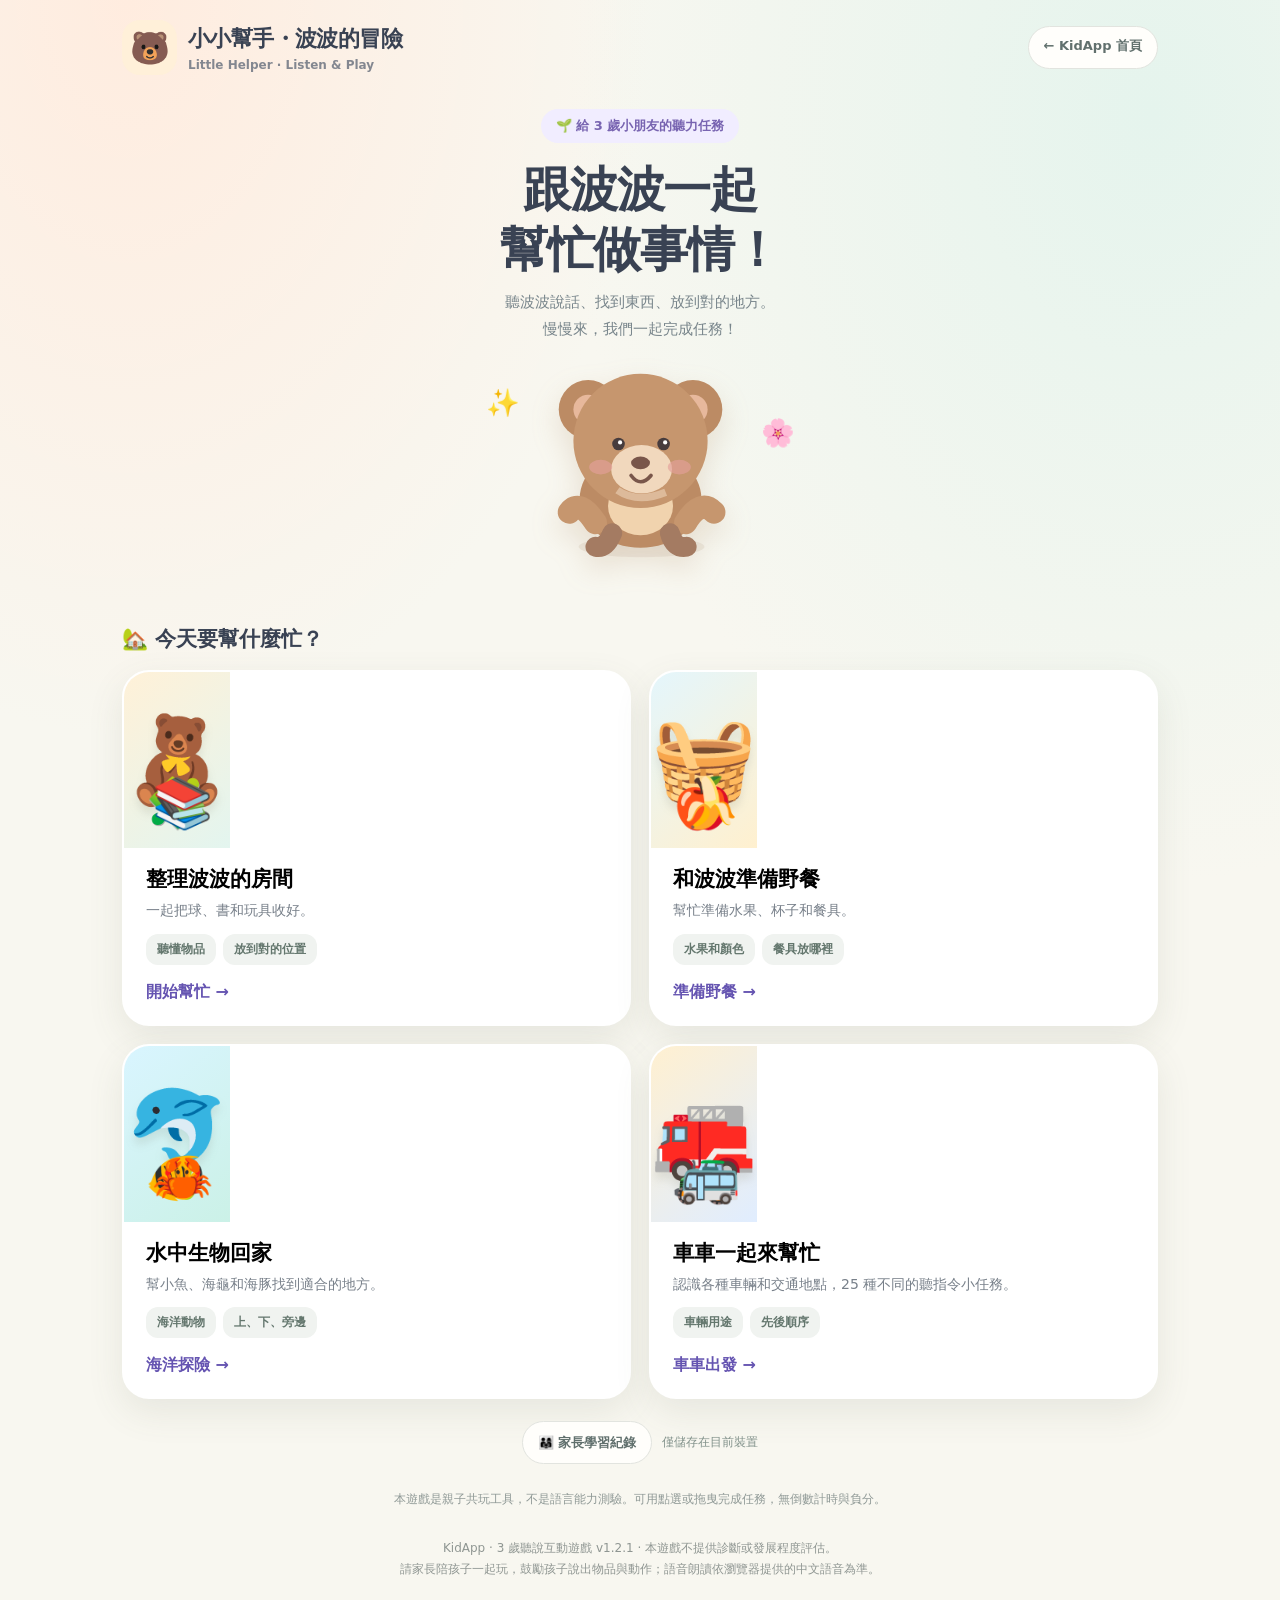
<file: apps/little-helper/index.html>
<!doctype html>
<html lang="zh-Hant">
<head>
<meta charset="UTF-8"><meta name="viewport" content="width=device-width,initial-scale=1,viewport-fit=cover"><meta name="theme-color" content="#f8f7f0">
<meta name="description" content="KidApp 小小幫手：波波的日常冒險，3 歲孩子聽中文指令、選物品、幫忙放好，四大生活場景 40 個任務，語音、點選和拖曳都能玩。">
<title>小小幫手：波波的日常冒險｜KidApp</title>
<style>
:root{--ink:#394253;--muted:#78808a;--violet:#7764bb;--teal:#378a80;--cream:#fffdf7;--line:#e5e8e2;--shadow:0 13px 36px #5c62561c;--red:#ee746f}*{box-sizing:border-box}body{margin:0;background:radial-gradient(ellipse at 10% 0%,#ffecdf 0,transparent 32%),radial-gradient(ellipse at 90% 7%,#e5f4ed 0,transparent 36%),#f8f7f0;color:var(--ink);font-family:ui-rounded,"Noto Sans TC","PingFang TC","Microsoft JhengHei",system-ui,sans-serif}button{font:inherit;-webkit-tap-highlight-color:transparent;cursor:pointer}button:focus-visible,a:focus-visible{outline:4px solid #b3a2e3;outline-offset:3px}button[hidden],section[hidden],div[hidden]{display:none!important}a{color:inherit;text-decoration:none}.app{max-width:1080px;margin:0 auto;padding:20px 22px 45px}.topbar{display:flex;justify-content:space-between;align-items:center;gap:12px}.identity{display:flex;gap:11px;align-items:center}.id-logo{width:55px;height:55px;border-radius:18px;background:#fff0d9;display:grid;place-items:center;font-size:32px}.identity strong{font-size:22px;font-weight:950;letter-spacing:-.6px}.identity small{display:block;color:#838790;font-size:12px;font-weight:700;margin-top:4px}.home-link,.utility{border:1px solid #e2e4df;background:#fffefb;border-radius:999px;padding:10px 15px;min-height:43px;font-weight:850;color:#61706d;font-size:13px}.home-link:hover,.utility:hover{background:#f1f6ee}.intro{text-align:center;padding:34px 10px 24px}.intro .chip{display:inline-flex;background:#f1edff;color:#7864b1;border-radius:999px;padding:8px 15px;font-size:13px;font-weight:900}.intro h1{font-size:clamp(31px,5vw,48px);line-height:1.25;letter-spacing:-1.3px;margin:16px 0 10px}.intro p{color:#78858b;line-height:1.8;font-size:15px;margin:0}.bear-wrap{display:grid;place-items:center;position:relative;margin:14px auto}.bear-wrap .bear{width:194px;max-width:55vw;height:auto;filter:drop-shadow(0 12px 14px #aa845633)}.sparkle{position:absolute;font-size:27px}.sparkle.left{left:calc(50% - 154px);top:30px}.sparkle.right{right:calc(50% - 155px);top:60px}.section-title{font-size:21px;font-weight:950;margin:28px 0 17px}.scene-cards{display:grid;grid-template-columns:repeat(2,minmax(0,1fr));gap:18px}.scene-card{display:flex;flex-direction:column;border:2px solid #fff;border-radius:27px;overflow:hidden;background:white;text-align:left;box-shadow:var(--shadow);padding:0;transition:transform .16s,box-shadow .16s}.scene-card:hover{transform:translateY(-3px);box-shadow:0 18px 45px #67665027}.scene-art{min-height:176px;display:grid;place-items:center;position:relative;overflow:hidden}.scene-art.room{background:linear-gradient(140deg,#fff1d8,#e3f5ef)}.scene-art.picnic{background:linear-gradient(140deg,#e4f6fc,#fff0cf)}.art-big{font-size:85px;line-height:1.2;filter:drop-shadow(0 7px 4px #5d5d4920)}.art-side{position:absolute;font-size:49px;bottom:16px}.art-side.a{left:20%}.art-side.b{right:16%}.scene-desc{padding:17px 22px 21px}.scene-desc b{font-size:21px;font-weight:950}.scene-desc p{font-size:14px;line-height:1.6;color:var(--muted);margin:6px 0 12px}.tag{display:inline-block;background:#f0f3f0;padding:7px 11px;border-radius:12px;color:#64776e;font-size:12px;font-weight:800;margin-right:7px}.scene-desc .enter{display:block;margin-top:17px;color:#6554b1;font-weight:900}.intro-footer{margin:25px auto 0;text-align:center;color:#8f9996;font-size:12px;line-height:1.7;max-width:650px}.panel{background:#fffefa;border:2px solid #fff;border-radius:26px;box-shadow:var(--shadow);padding:22px}.panel-head{display:flex;align-items:center;justify-content:space-between;gap:12px;flex-wrap:wrap}.panel-title{font-weight:950;font-size:21px}.minor{color:#85918f;font-size:13px;line-height:1.6}.select-heading{margin:18px 0 8px;font-weight:900}.select-group{display:flex;flex-wrap:wrap;gap:9px}.select-btn{border-radius:16px;background:#f8f7f1;border:2px solid #e7e8e1;color:#64716c;padding:11px 14px;min-height:48px;font-weight:900;font-size:14px}.select-btn.active{background:#eee9ff;border-color:#a797db;color:#6951aa}.launch{background:#7561b9;border:none;color:white;border-radius:18px;padding:15px 28px;font-weight:950;font-size:17px;min-height:56px;box-shadow:0 5px 0 #5e4b9f}.launch:hover{background:#6755a9}.launch:disabled{opacity:.5;cursor:default}.controls-row{display:flex;justify-content:space-between;align-items:center;flex-wrap:wrap;gap:12px;margin-top:22px}.play-header{display:flex;justify-content:space-between;align-items:center;gap:12px;margin:12px 0 15px}.play-label{font-size:18px;font-weight:950}.back{background:white;border:1px solid #e7e4dc;border-radius:999px;color:#5e7470;padding:9px 14px;min-height:44px;font-size:13px;font-weight:900}.progress-rail{height:12px;border-radius:99px;background:#e7eae4;overflow:hidden;margin:12px 0 19px}.progress-rail>span{height:100%;display:block;background:linear-gradient(90deg,#b1a0e4,#72c6a1);border-radius:99px;transition:width .25s}.task-panel{padding:22px 21px}.speech{display:flex;gap:13px;align-items:center}.bear-avatar{width:89px;flex:none;align-self:flex-end}.bear-avatar .bear{width:87px;height:auto}.bubble{background:#f4f0ff;border:2px solid #e4def8;border-radius:23px 23px 23px 6px;padding:15px 16px;flex:1;min-width:0}.bubble strong{display:block;font-size:clamp(19px,3.2vw,26px);font-weight:950;line-height:1.55}.bubble .sub{color:#9484b8;font-size:12px;font-weight:800;margin-top:5px}.tools{display:flex;flex-wrap:wrap;gap:9px;margin:13px 0 0 100px}.listen{border:0;border-radius:14px;background:#e4f5ef;color:#247e75;font-weight:900;min-height:47px;padding:10px 16px}.hint{border:0;border-radius:14px;background:#fff2da;color:#a47637;font-weight:900;min-height:47px;padding:10px 16px}.work-grid{display:grid;grid-template-columns:1.1fr .9fr;gap:16px;margin-top:18px}.workspace,.tray{border-radius:24px;border:2px solid #e9e7dc;padding:17px;min-width:0}.workspace.room{background:linear-gradient(#fef4df 0 66%,#eedcc2 66%)}.workspace.picnic{background:linear-gradient(#ddf5f8 0 45%,#e4f1ce 45%)}.workspace-title{font-size:15px;font-weight:900;color:#78655e;text-align:center;margin-bottom:14px}.place-grid{display:grid;grid-template-columns:repeat(2,minmax(0,1fr));gap:11px}.place{border:3px dashed #c5b9a8;border-radius:20px;min-height:185px;display:flex;flex-direction:column;align-items:center;justify-content:center;gap:5px;background:#fffefaad;position:relative;transition:border-color .14s,background .14s,transform .14s;padding:10px}.place:hover{border-color:#8ac8b8}.place:active{transform:scale(.985)}.place strong{font-size:15px;color:#6d6c6c}.place .picon{font-size:65px;line-height:1.2;filter:drop-shadow(0 4px 3px #59594c18)}.place .picon svg{width:85px;height:85px;display:block}.place .placed{position:absolute;top:26px;right:12px;width:53px;height:53px}.place .placed svg{width:100%;height:100%}.place.target-glow{border:4px solid #8b79cc;background:#fbf5ff}.place.hovered{background:#e7faed;border-color:#63bc95}.tray{background:#f9f7ff;border-color:#efebfa}.tray h3{font-size:16px;margin:1px 0 15px;color:#6c618c;font-weight:950}.object-grid{display:grid;grid-template-columns:repeat(2,minmax(0,1fr));gap:12px}.object-grid.c3{grid-template-columns:repeat(3,minmax(0,1fr))}.object{border:3px solid #eeebfa;border-radius:19px;background:#fff;min-height:154px;padding:9px 6px;display:flex;align-items:center;justify-content:center;flex-direction:column;gap:7px;user-select:none;touch-action:none;cursor:grab;position:relative}.object:hover{border-color:#d6caec}.object:active{cursor:grabbing}.object:disabled{cursor:default}.object.selected{background:#eee9ff;border-color:#8e79d0;box-shadow:0 0 0 4px #b9a8de44}.object.hint-glow{border:3px solid #f8ba71;box-shadow:0 0 0 5px #ffebb8}.object .item-svg{height:91px;width:100%;max-width:108px}.object b{font-size:13px;color:#6d7290;font-weight:900;line-height:1.3}.object-grid.c3 .object{min-height:137px}.object-grid.c3 .item-svg{height:77px}.scene-placeholder{display:flex;flex-direction:column;align-items:center;justify-content:center;min-height:194px;color:#b09f8b;gap:6px;text-align:center}.scene-placeholder .icon{font-size:65px}.scene-placeholder p{font-size:13px;max-width:260px;line-height:1.65}.status{margin-top:15px;background:#f2f4f3;border-radius:18px;padding:14px 17px;min-height:57px;color:#657574;font-size:15px;font-weight:850;line-height:1.65}.status.success{background:#e5f6e8;color:#3d886a}.status.help{background:#fff4df;color:#956c36}.bottom-controls{display:flex;justify-content:flex-end;margin-top:15px}.bottom-controls .launch{min-width:177px}.ghost{position:fixed;z-index:100;pointer-events:none;width:87px;height:87px;filter:drop-shadow(0 10px 13px #73715e7b);transform:translate(-50%,-50%);opacity:.95}.ghost .item-svg{width:87px;height:87px}.final{text-align:center;padding:28px 14px 24px}.final-art{font-size:75px;line-height:1.4}.final h2{font-size:clamp(25px,5vw,38px);margin:16px 0}.final p{max-width:500px;margin:12px auto;line-height:1.9;color:#70817e}.success-mark{display:inline-block;background:#fff1cc;border-radius:999px;padding:14px 23px;font-weight:950;color:#ac7f42}.note{margin-top:28px;text-align:center;color:#8f9692;font-size:12px;line-height:1.8}.switch{display:inline-flex;align-items:center;gap:8px;border:1px solid #e1dfe2;border-radius:14px;min-height:48px;padding:9px 13px;background:white;color:#5c6866;font-size:14px;font-weight:850}.scene-view{margin-top:25px}.scene-view[hidden]{display:none!important}
.scene-art.sea{background:linear-gradient(140deg,#d9f5ff,#cbf1e7)}.scene-art.vehicles{background:linear-gradient(140deg,#fff0d1,#e0edff)}.parent-entry{margin:22px auto 0;display:flex;justify-content:center;align-items:center;flex-wrap:wrap;gap:10px}.parent-entry span{color:#81918a;font-size:12px}.step-guide{display:flex;justify-content:center;align-items:center;gap:10px;margin:12px auto;padding:10px;background:#f4f1ff;border:1px solid #ddd7f4;border-radius:15px;font-size:14px;font-weight:900;color:#7164a0}.step-guide span{padding:8px 11px;background:white;border-radius:10px}.step-guide .step-done{color:#218e73;background:#e8f8ef}.step-guide .step-now{border:2px solid #b8a3e4}.step-guide .step-next{opacity:.55}.step-guide[hidden],.adaptive-note[hidden]{display:none}.adaptive-note{background:#eaf7f0;color:#3c8067;border-radius:14px;padding:13px;margin:17px auto;font-size:14px;font-weight:900}.parent-stats{display:grid;grid-template-columns:repeat(3,1fr);gap:10px;margin:20px 0}.parent-stat{border:1px solid #e2e7df;background:#f5f7f1;border-radius:16px;text-align:center;padding:14px 9px}.parent-stat strong{display:block;font-size:26px;color:#6755a2}.parent-stat span{font-size:12px;color:#728078}.parent-history{display:grid;gap:8px;max-height:480px;overflow:auto}.record-row{display:flex;justify-content:space-between;align-items:center;gap:12px;padding:12px;background:#faf9f4;border-radius:13px;border:1px solid #e7e8e0}.record-row small{color:#7b8884;font-size:12px}.parent-controls{display:flex;gap:10px;flex-wrap:wrap;margin-top:18px}.danger{color:#b45e5e;border-color:#f1d4d4}.emoji-object{font-size:76px;display:block;line-height:1.4;filter:drop-shadow(0 6px 4px #5552)}.placed .emoji-object{font-size:42px}.object-grid.c3 .emoji-object{font-size:61px}.workspace.sea{background:linear-gradient(150deg,#e8f9ff,#effcf8)}.workspace.vehicles{background:linear-gradient(150deg,#fff9ef,#f3f7ff)}@media(max-width:820px){.work-grid{grid-template-columns:1fr}.workspace .place{min-height:150px}.object{min-height:128px}.scene-art{min-height:155px}}
@media(max-width:560px){.parent-stats{grid-template-columns:repeat(2,1fr)}.step-guide{font-size:12px;gap:5px;padding:7px 4px}.step-guide span{padding:6px!important}.parent-entry{margin:16px auto 0}.app{padding:13px 11px 35px}.identity strong{font-size:17px}.identity small{font-size:10px}.id-logo{width:44px;height:44px;font-size:25px}.home-link{font-size:12px;padding:7px 9px}.intro{padding:22px 8px}.intro h1{font-size:32px}.bear-wrap .bear{width:146px}.sparkle.left{left:8%;top:21px}.sparkle.right{right:8%;top:45px}.scene-cards{grid-template-columns:1fr;gap:12px}.scene-card{flex-direction:row;min-height:154px}.scene-art{width:37%;min-height:154px;flex:none}.art-big{font-size:59px}.art-side{font-size:33px}.art-side.a{left:8%;bottom:21px}.art-side.b{right:7%;bottom:21px}.scene-desc{padding:15px 12px;min-width:0}.scene-desc b{font-size:18px}.scene-desc p{font-size:12px;margin:4px 0}.tag{font-size:10px;padding:5px 7px}.scene-desc .enter{font-size:13px;margin-top:10px}.panel{padding:17px 12px}.task-panel{padding:14px 11px}.bear-avatar{width:56px}.bear-avatar .bear{width:55px}.speech{gap:7px}.bubble{padding:10px 11px;border-radius:16px}.bubble strong{font-size:20px}.bubble .sub{font-size:10px}.tools{margin-left:0}.listen,.hint{flex:1;font-size:14px;padding:8px}.workspace,.tray{padding:11px}.work-grid{gap:11px;margin-top:13px}.place{min-height:135px;border-radius:14px}.place .picon{font-size:50px}.place .picon svg{width:68px;height:68px}.place strong{font-size:13px}.object{min-height:126px;padding:7px 3px;border-radius:14px}.object .item-svg{height:79px}.object b{font-size:12px}.object-grid.c3 .item-svg{height:69px}.object-grid.c3 .object{min-height:119px}.object-grid{gap:8px}.work-grid .place-grid{gap:8px}.intro-footer{font-size:11px}}
@media(max-width:350px){.bubble strong{font-size:18px}.object .item-svg{height:70px}.place .picon{font-size:42px}.place .picon svg{width:57px;height:57px}.place{min-height:116px}.scene-card{min-height:146px}.scene-art{min-height:146px}.scene-desc b{font-size:16px}}
@media(prefers-reduced-motion:reduce){*,*:before,*:after{animation:none!important;transition:none!important;scroll-behavior:auto!important}}
</style>
</head>
<body><div class="app"><header class="topbar"><div class="identity"><div class="id-logo">🐻</div><div><strong>小小幫手・波波的冒險</strong><small>Little Helper · Listen & Play</small></div></div><a class="home-link" href="../../">← KidApp 首頁</a></header>
<main>
<section id="homeScreen"><div class="intro"><span class="chip">🌱 給 3 歲小朋友的聽力任務</span><h1>跟波波一起<br>幫忙做事情！</h1><p>聽波波說話、找到東西、放到對的地方。<br>慢慢來，我們一起完成任務！</p><div class="bear-wrap" id="homeBear"><span class="sparkle left">✨</span><span class="sparkle right">🌸</span></div></div><h2 class="section-title">🏡 今天要幫什麼忙？</h2><div class="scene-cards"><button class="scene-card" data-scene="room" type="button"><div class="scene-art room"><span class="art-big">🧸</span><span class="art-side a">🧩</span><span class="art-side b">📚</span></div><div class="scene-desc"><b>整理波波的房間</b><p>一起把球、書和玩具收好。</p><span class="tag">聽懂物品</span><span class="tag">放到對的位置</span><span class="enter">開始幫忙 →</span></div></button><button class="scene-card" data-scene="picnic" type="button"><div class="scene-art picnic"><span class="art-big">🧺</span><span class="art-side a">🍎</span><span class="art-side b">🍌</span></div><div class="scene-desc"><b>和波波準備野餐</b><p>幫忙準備水果、杯子和餐具。</p><span class="tag">水果和顏色</span><span class="tag">餐具放哪裡</span><span class="enter">準備野餐 →</span></div></button>
<button class="scene-card" data-scene="sea" type="button"><div class="scene-art sea"><span class="art-big">🐬</span><span class="art-side a">🐠</span><span class="art-side b">🦀</span></div><div class="scene-desc"><b>水中生物回家</b><p>幫小魚、海龜和海豚找到適合的地方。</p><span class="tag">海洋動物</span><span class="tag">上、下、旁邊</span><span class="enter">海洋探險 →</span></div></button>
<button class="scene-card" data-scene="vehicles" type="button"><div class="scene-art vehicles"><span class="art-big">🚒</span><span class="art-side a">🚜</span><span class="art-side b">🚌</span></div><div class="scene-desc"><b>車車一起來幫忙</b><p>認識各種車輛和交通地點，25 種不同的聽指令小任務。</p><span class="tag">車輛用途</span><span class="tag">先後順序</span><span class="enter">車車出發 →</span></div></button></div><div class="parent-entry"><button type="button" id="parentOpen" class="utility">👨‍👩‍👧 家長學習紀錄</button><span>僅儲存在目前裝置</span></div><p class="intro-footer">本遊戲是親子共玩工具，不是語言能力測驗。可用點選或拖曳完成任務，無倒數計時與負分。</p></section>
<section id="setupScreen" class="scene-view" hidden><div class="panel"><div class="panel-head"><div><div class="minor">🌼 選擇今天的任務</div><div id="setupName" class="panel-title">整理房間</div></div><button type="button" class="back" id="setupBack">← 換個場景</button></div><div class="select-heading">想玩哪一種難度？</div><div id="levelChoices" class="select-group"><button class="select-btn active" data-level="mix" type="button">🌈 綜合練習</button><button class="select-btn" data-level="1" type="button">🌱 找一找</button><button class="select-btn" data-level="2" type="button">🧺 幫忙放好</button><button class="select-btn" data-level="3" type="button">🎨 分辨特徵</button><button class="select-btn" data-level="4" type="button">🧠 先後兩步驟</button></div><p id="levelDesc" class="minor">從容易到進階，混合練習不同生活指令。</p><div class="select-heading">今天要做幾個任務？</div><div id="countChoices" class="select-group"><button class="select-btn active" data-count="5" type="button">🌼 5 個小任務</button><button class="select-btn" data-count="10" type="button">⭐ 玩完整個場景</button></div><p class="minor">選擇單一難度時，練習對應的任務；綜合練習可選 5 或 10 個。</p><div class="controls-row"><button type="button" class="switch" id="adaptiveToggle" aria-pressed="true">🧠 智慧難度：開</button><button type="button" class="switch" id="autoVoice" aria-pressed="true">🔊 自動朗讀：開</button><button type="button" class="launch" id="startPlay">🐻 開始幫忙！ →</button></div></div></section>
<section id="playScreen" class="scene-view" hidden><div class="play-header"><span id="playLabel" class="play-label">🏡 波波的房間</span><button type="button" id="quitPlay" class="back">← 回到選單</button></div><div class="panel task-panel"><div class="panel-head"><span id="taskCounter" class="minor">第 1 / 5 個任務</span><span id="taskLevel" class="minor">🌱 找一找</span></div><div class="progress-rail"><span id="progressBar" style="width:0"></span></div><div class="speech"><div class="bear-avatar" id="taskBear"></div><div class="bubble"><strong id="taskText"></strong><div class="sub">波波正在請你幫忙</div></div></div><div id="stepGuide" class="step-guide" hidden></div><div class="tools"><button type="button" id="repeatAudio" class="listen">🔊 再聽一次</button><button type="button" id="hintButton" class="hint">💡 請提示我</button></div><div class="work-grid"><div class="workspace room" id="workspace"><div class="workspace-title" id="workspaceTitle">🏡 波波的家</div><div id="places" class="place-grid"></div></div><div class="tray"><h3>🧸 找一找、拿起來</h3><div id="objects" class="object-grid"></div></div></div><div id="status" class="status" role="status" aria-live="polite">請聽波波說話，再動手試一試。</div><div class="bottom-controls"><button type="button" id="nextTask" class="launch" hidden>下一個任務 →</button></div></div></section>
<section id="finishScreen" class="scene-view" hidden><div class="panel final"><div class="final-art">🐻 🌷 ⭐</div><h2>謝謝你幫助波波！</h2><span id="finishBadge" class="success-mark">🌼 完成 5 個任務</span><p>你有仔細聽，也親手幫忙完成好多事情。下次還可以再來找波波玩喔！</p><div id="finishAdaptive" class="adaptive-note" hidden></div><div class="controls-row" style="justify-content:center"><button id="retryScene" class="launch" type="button">再幫忙一次 ↻</button><button id="finishHome" class="back" type="button">選其他冒險</button></div></div></section>
<section id="parentScreen" class="scene-view" hidden><div class="panel"><div class="panel-head"><div><div class="minor">🔐 家長專區 · 僅供觀察</div><h2 class="panel-title">學習歷程紀錄</h2></div><button type="button" id="parentBack" class="back">← 回遊戲首頁</button></div><p class="minor">以下是遊戲操作紀錄，並非語言發展測驗，也無法用來診斷。資料只儲存於目前的瀏覽器。</p><div id="parentStats" class="parent-stats"></div><h3 class="select-heading">最近練習的任務</h3><div id="parentHistory" class="parent-history"></div><div class="parent-controls"><button type="button" id="parentCopy" class="switch">📋 複製摘要</button><button type="button" id="parentClear" class="switch danger">🗑️ 清除紀錄</button></div><p id="parentMessage" class="minor" role="status"></p></div></section></main><footer class="note">KidApp · 3 歲聽說互動遊戲 v1.2.1 · 本遊戲不提供診斷或發展程度評估。<br>請家長陪孩子一起玩，鼓勵孩子說出物品與動作；語音朗讀依瀏覽器提供的中文語音為準。</footer></div>
<script>
const CATALOG={
 teddy:{label:'小熊',kind:'teddy',color:'#c18b5f'},ball:{label:'球',kind:'ball',color:'#f6b263'},redBall:{label:'紅色球',kind:'ball',color:'#f47971'},blueBall:{label:'藍色球',kind:'ball',color:'#7cb8ee'},book:{label:'書',kind:'book',color:'#79a7dd'},toycar:{label:'玩具車',kind:'car',color:'#f6b153'},yellowCar:{label:'黃色小車',kind:'car',color:'#ffc86f'},redCar:{label:'紅色小車',kind:'car',color:'#f18177'},
 redCup:{label:'紅色杯子',kind:'cup',color:'#ec827b'},blueCup:{label:'藍色杯子',kind:'cup',color:'#83bce9'},cup:{label:'杯子',kind:'cup',color:'#f9bf78'},apple:{label:'蘋果',kind:'apple',color:'#ee7c74'},redApple:{label:'紅色蘋果',kind:'apple',color:'#ef746d'},greenApple:{label:'綠色蘋果',kind:'apple',color:'#86c68e'},banana:{label:'香蕉',kind:'banana',color:'#ffcf65'},yellowBanana:{label:'黃色香蕉',kind:'banana',color:'#ffcf65'},greenBanana:{label:'綠色香蕉',kind:'banana',color:'#9dd091'},spoon:{label:'湯匙',kind:'spoon',color:'#95b8c6'},bread:{label:'麵包',kind:'bread',color:'#edb97a'},
 fish:{label:"小魚",kind:'fish',color:'#ffad70'},
 blueFish:{label:"藍色小魚",kind:'fish',color:'#71b7ee'},
 orangeFish:{label:"橘色小魚",kind:'fish',color:'#ffa662'},
 dolphin:{label:"海豚",kind:'dolphin',color:'#74c5e3'},
 turtle:{label:"海龜",kind:'emoji',emoji:'🐢',color:'#b1bbc5'},
 crab:{label:"螃蟹",kind:'emoji',emoji:'🦀',color:'#b1bbc5'},
 octopus:{label:"章魚",kind:'emoji',emoji:'🐙',color:'#b1bbc5'},
 shark:{label:"鯊魚",kind:'emoji',emoji:'🦈',color:'#b1bbc5'},
 starfish:{label:"海星",kind:'emoji',emoji:'⭐',color:'#b1bbc5'},
 fireTruck:{label:"消防車",kind:'emoji',emoji:'🚒',color:'#b1bbc5'},
 ambulance:{label:"救護車",kind:'emoji',emoji:'🚑',color:'#b1bbc5'},
 craneTruck:{label:"吊車",kind:'crane',color:'#edc25f'},
 excavator:{label:"挖土機",kind:'excavator',color:'#f4c74e'},
 schoolBus:{label:"校車",kind:'emoji',emoji:'🚌',color:'#b1bbc5'},
 deliveryTruck:{label:"貨車",kind:'emoji',emoji:'🚚',color:'#b1bbc5'},
 policeCar:{label:"警車",kind:'emoji',emoji:'🚓',color:'#b1bbc5'},
 blueBus:{label:"藍色公車",kind:'bus',color:'#6aaee4'},
 yellowExcavator:{label:"黃色挖土機",kind:'excavator',color:'#f4c74e'},
 redFireTruck:{label:"紅色消防車",kind:'emoji',emoji:'🚒',color:'#b1bbc5'}
};
const PLACES={
 toybox:{label:'玩具箱',icon:'📦'},shelf:{label:'書架',icon:'📚'},rug:{label:'地毯',icon:'🧶'},chair:{label:'椅子',icon:'🪑'},table:{label:'桌子',icon:'🪵'},basket:{label:'野餐籃',icon:'🧺'},plate:{label:'盤子',icon:'🍽️'},mat:{label:'野餐墊',icon:'🧺'},
 seaweed:{label:'海草旁邊',icon:'🌿'},
 surface:{label:'海面上',icon:'🌊'},
 rock:{label:'岩石旁邊',icon:'🪨'},
 underRock:{label:'岩石下面',icon:'🪨'},
 coral:{label:'珊瑚旁邊',icon:'🪸'},
 hospital:{label:'醫院門口',icon:'🏥'},
 fireStation:{label:'消防局',icon:'🏢'},
 garage:{label:'車庫裡',icon:'🏠'},
 construction:{label:'工地上',icon:'🏗️'},
 bridge:{label:'橋下面',icon:'🌉'},
 busStop:{label:'公車站',icon:'🚏'},
 policeStation:{label:'警察局',icon:'🏢'},
 schoolGate:{label:'學校門口',icon:'🏫'},
 warehouse:{label:'倉庫門口',icon:'🏭'},
 parkingLot:{label:'停車場',icon:'🅿️'}
};
const TASKS=[
 {id:'R01',scene:'room',level:1,say:'找到小熊，點一下。',objects:['teddy','ball'],correct:'teddy',place:null,slots:[],good:'你找到小熊了！',clue:'找一找毛茸茸的小熊。'},
 {id:'R02',scene:'room',level:1,say:'找到球，點一下。',objects:['ball','book'],correct:'ball',place:null,slots:[],good:'你找到球了！',clue:'找一找圓圓的球。'},
 {id:'R03',scene:'room',level:1,say:'找到書，點一下。',objects:['toycar','book'],correct:'book',place:null,slots:[],good:'你找到書了！',clue:'找一找有書頁的書。'},
 {id:'R04',scene:'room',level:2,say:'把球放進玩具箱。',objects:['ball','teddy'],correct:'ball',place:'toybox',slots:['toybox','shelf'],good:'你把球放進玩具箱了！',clue:'先拿球，再找玩具箱。'},
 {id:'R05',scene:'room',level:2,say:'把書放到書架上。',objects:['book','ball'],correct:'book',place:'shelf',slots:['shelf','toybox'],good:'你把書放到書架上了！',clue:'先拿書，再找書架。'},
 {id:'R06',scene:'room',level:2,say:'把玩具車放到地毯上。',objects:['toycar','book'],correct:'toycar',place:'rug',slots:['rug','shelf'],good:'你把玩具車放到地毯上了！',clue:'先找玩具車，再找地毯。'},
 {id:'R07',scene:'room',level:2,say:'把小熊放到椅子上。',objects:['teddy','toycar'],correct:'teddy',place:'chair',slots:['chair','toybox'],good:'小熊坐到椅子上了！',clue:'先拿小熊，再找椅子。'},
 {id:'R08',scene:'room',level:3,say:'把紅色的球放進玩具箱。',objects:['blueBall','redBall','toycar'],correct:'redBall',place:'toybox',slots:['toybox','rug'],good:'你把紅色的球放進玩具箱了！',clue:'要選紅色的球，不是藍色的球。'},
 {id:'R09',scene:'room',level:3,say:'把藍色的杯子放到桌上。',objects:['blueCup','redCup','book'],correct:'blueCup',place:'table',slots:['table','toybox'],good:'你把藍色的杯子放到桌上了！',clue:'找藍色杯子，再找桌子。'},
 {id:'R10',scene:'room',level:3,say:'把黃色的小車放到地毯上。',objects:['yellowCar','redCar','ball'],correct:'yellowCar',place:'rug',slots:['rug','shelf'],good:'你把黃色的小車放到地毯上了！',clue:'找黃色小車，再找地毯。'},
 {id:'P01',scene:'picnic',level:1,say:'找到香蕉，點一下。',objects:['banana','apple'],correct:'banana',place:null,slots:[],good:'你找到香蕉了！',clue:'香蕉彎彎的。'},
 {id:'P02',scene:'picnic',level:1,say:'找到蘋果，點一下。',objects:['apple','banana'],correct:'apple',place:null,slots:[],good:'你找到蘋果了！',clue:'蘋果是圓圓的水果。'},
 {id:'P03',scene:'picnic',level:1,say:'找到杯子，點一下。',objects:['cup','spoon'],correct:'cup',place:null,slots:[],good:'你找到杯子了！',clue:'喝水可以用杯子。'},
 {id:'P04',scene:'picnic',level:2,say:'把蘋果放進野餐籃。',objects:['apple','banana'],correct:'apple',place:'basket',slots:['basket','plate'],good:'你把蘋果放進野餐籃了！',clue:'先拿蘋果，再找野餐籃。'},
 {id:'P05',scene:'picnic',level:2,say:'把香蕉放到盤子上。',objects:['banana','bread'],correct:'banana',place:'plate',slots:['plate','basket'],good:'你把香蕉放到盤子上了！',clue:'先拿香蕉，再找盤子。'},
 {id:'P06',scene:'picnic',level:2,say:'把杯子放到野餐墊上。',objects:['cup','spoon'],correct:'cup',place:'mat',slots:['mat','plate'],good:'你把杯子放到野餐墊上了！',clue:'先拿杯子，再找野餐墊。'},
 {id:'P07',scene:'picnic',level:2,say:'把湯匙放進野餐籃。',objects:['spoon','cup'],correct:'spoon',place:'basket',slots:['basket','plate'],good:'你把湯匙放進野餐籃了！',clue:'先拿湯匙，再找野餐籃。'},
 {id:'P08',scene:'picnic',level:3,say:'把紅色的蘋果放進野餐籃。',objects:['redApple','greenApple','banana'],correct:'redApple',place:'basket',slots:['basket','plate'],good:'你把紅色的蘋果放進野餐籃了！',clue:'先找到紅色蘋果，再找野餐籃。'},
 {id:'P09',scene:'picnic',level:3,say:'把藍色的杯子放到野餐墊上。',objects:['redCup','blueCup','spoon'],correct:'blueCup',place:'mat',slots:['mat','basket'],good:'你把藍色的杯子放到野餐墊上了！',clue:'找藍色杯子，再找野餐墊。'},
 {id:'P10',scene:'picnic',level:3,say:'把黃色的香蕉放到盤子上。',objects:['greenBanana','yellowBanana','apple'],correct:'yellowBanana',place:'plate',slots:['plate','basket'],good:'你把黃色的香蕉放到盤子上了！',clue:'看清楚香蕉的顏色，再找盤子。'}
,
{"id":"S01","scene":"sea","level":1,"say":"找到小魚，點一下。","objects":["fish","dolphin"],"correct":"fish","place":null,"slots":[],"good":"你找到小魚了！","clue":"小魚有圓圓的身體和尾鰭。"},
{"id":"S02","scene":"sea","level":1,"say":"找到海豚，點一下。","objects":["dolphin","turtle"],"correct":"dolphin","place":null,"slots":[],"good":"你找到海豚了！","clue":"海豚有長長的嘴巴和背鰭。"},
{"id":"S03","scene":"sea","level":2,"say":"把海龜送到海面上。","objects":["turtle","crab"],"correct":"turtle","place":"surface","slots":["surface","rock"],"good":"海龜到了海面上！","clue":"找海龜，再找海面上的波浪。"},
{"id":"S04","scene":"sea","level":2,"say":"把螃蟹放到岩石旁邊。","objects":["crab","octopus"],"correct":"crab","place":"rock","slots":["rock","seaweed"],"good":"螃蟹在岩石旁邊了！","clue":"找螃蟹，再找岩石旁邊。"},
{"id":"S05","scene":"sea","level":2,"say":"把章魚放到海草旁邊。","objects":["octopus","turtle"],"correct":"octopus","place":"seaweed","slots":["seaweed","surface"],"good":"章魚在海草旁邊了！","clue":"找章魚，再找綠綠的海草。"},
{"id":"S06","scene":"sea","level":3,"say":"把藍色小魚放到海草旁邊。","objects":["blueFish","orangeFish","crab"],"correct":"blueFish","place":"seaweed","slots":["seaweed","rock"],"good":"藍色小魚在海草旁邊了！","clue":"選藍色小魚，再找海草。"},
{"id":"S07","scene":"sea","level":3,"say":"把鯊魚放到岩石下面。","objects":["shark","dolphin","crab"],"correct":"shark","place":"underRock","slots":["underRock","surface"],"good":"鯊魚到了岩石下面！","clue":"找鯊魚，選岩石下面。"},
{"id":"S08","scene":"sea","level":3,"say":"把海星放到珊瑚旁邊。","objects":["starfish","crab","octopus"],"correct":"starfish","place":"coral","slots":["coral","rock"],"good":"海星在珊瑚旁邊了！","clue":"海星像星星，珊瑚像樹枝。"},
{"id":"S09","scene":"sea","level":4,"say":"先把小魚放到海草旁邊，再把海龜送到海面上。","objects":["fish","turtle","crab"],"steps":[{"correct":"fish","place":"seaweed","clue":"先找小魚，放到海草旁邊。"},{"correct":"turtle","place":"surface","clue":"再找海龜，送到海面上。"}],"slots":["seaweed","surface"],"good":"你依照順序幫助小魚和海龜了！","clue":"先完成第一步，再完成第二步。"},
{"id":"S10","scene":"sea","level":4,"say":"先把章魚放到岩石旁邊，再把海豚送到海面上。","objects":["octopus","dolphin","shark"],"steps":[{"correct":"octopus","place":"rock","clue":"先把章魚放到岩石旁邊。"},{"correct":"dolphin","place":"surface","clue":"再把海豚送到海面上。"}],"slots":["rock","surface"],"good":"章魚和海豚都回家了！","clue":"先完成第一步，再完成第二步。"},
{"id":"V01","scene":"vehicles","level":1,"say":"找到消防車，點一下。","objects":["fireTruck","schoolBus"],"correct":"fireTruck","place":null,"slots":[],"good":"你找到消防車了！","clue":"消防車可以幫忙救火。"},
{"id":"V02","scene":"vehicles","level":1,"say":"找到吊車，點一下。","objects":["craneTruck","excavator"],"correct":"craneTruck","place":null,"slots":[],"good":"你找到吊車了！","clue":"吊車有長長的吊臂。"},
{"id":"V03","scene":"vehicles","level":2,"say":"把救護車開到醫院門口。","objects":["ambulance","schoolBus"],"correct":"ambulance","place":"hospital","slots":["hospital","garage"],"good":"救護車到了醫院門口！","clue":"找救護車和醫院。"},
{"id":"V04","scene":"vehicles","level":2,"say":"把消防車開到消防局。","objects":["fireTruck","policeCar"],"correct":"fireTruck","place":"fireStation","slots":["fireStation","hospital"],"good":"消防車回消防局了！","clue":"找消防車和消防局。"},
{"id":"V05","scene":"vehicles","level":2,"say":"把貨車開到車庫裡。","objects":["deliveryTruck","ambulance"],"correct":"deliveryTruck","place":"garage","slots":["garage","construction"],"good":"貨車停在車庫裡了！","clue":"找貨車和車庫。"},
{"id":"V06","scene":"vehicles","level":3,"say":"把黃色挖土機開到工地上。","objects":["yellowExcavator","schoolBus","fireTruck"],"correct":"yellowExcavator","place":"construction","slots":["construction","garage"],"good":"挖土機到了工地上！","clue":"找黃色挖土機，選工地。"},
{"id":"V07","scene":"vehicles","level":3,"say":"把紅色消防車開到消防局。","objects":["redFireTruck","ambulance","policeCar"],"correct":"redFireTruck","place":"fireStation","slots":["fireStation","hospital"],"good":"紅色消防車回消防局了！","clue":"找紅色消防車和消防局。"},
{"id":"V08","scene":"vehicles","level":3,"say":"把藍色公車開到橋下面。","objects":["blueBus","deliveryTruck","policeCar"],"correct":"blueBus","place":"bridge","slots":["bridge","construction"],"good":"藍色公車到橋下面了！","clue":"找藍色公車，再找橋下面。"},
{"id":"V09","scene":"vehicles","level":4,"say":"先把救護車開到醫院門口，再把貨車開到車庫裡。","objects":["ambulance","deliveryTruck","policeCar"],"steps":[{"correct":"ambulance","place":"hospital","clue":"先把救護車送到醫院。"},{"correct":"deliveryTruck","place":"garage","clue":"再把貨車送到車庫。"}],"slots":["hospital","garage"],"good":"救護車和貨車都到了！","clue":"先完成第一步，再完成第二步。"},
{"id":"V10","scene":"vehicles","level":4,"say":"先把吊車開到工地，再把消防車開到消防局。","objects":["craneTruck","fireTruck","ambulance"],"steps":[{"correct":"craneTruck","place":"construction","clue":"先讓吊車到工地。"},{"correct":"fireTruck","place":"fireStation","clue":"再讓消防車到消防局。"}],"slots":["construction","fireStation"],"good":"你依順序幫助了吊車和消防車！","clue":"先完成第一步，再完成第二步。"}
,
{"id":"V11","scene":"vehicles","level":1,"say":"找到救護車，點一下。","objects":["ambulance","policeCar"],"correct":"ambulance","place":null,"slots":[],"good":"你找到救護車了！","clue":"救護車會載需要幫助的人去醫院。"},
{"id":"V12","scene":"vehicles","level":1,"say":"找到挖土機，點一下。","objects":["excavator","deliveryTruck"],"correct":"excavator","place":null,"slots":[],"good":"你找到挖土機了！","clue":"挖土機有長長的挖臂和大鏟斗。"},
{"id":"V13","scene":"vehicles","level":1,"say":"找到校車，點一下。","objects":["schoolBus","ambulance"],"correct":"schoolBus","place":null,"slots":[],"good":"你找到校車了！","clue":"校車會接送小朋友上學。"},
{"id":"V14","scene":"vehicles","level":2,"say":"把警車開到警察局。","objects":["policeCar","blueBus"],"correct":"policeCar","place":"policeStation","slots":["policeStation","busStop"],"good":"警車回到警察局了！","clue":"找警車，再找有警徽的警察局。"},
{"id":"V15","scene":"vehicles","level":2,"say":"把校車開到學校門口。","objects":["schoolBus","fireTruck"],"correct":"schoolBus","place":"schoolGate","slots":["schoolGate","fireStation"],"good":"校車安全到學校門口了！","clue":"找校車，再找學校的門口。"},
{"id":"V16","scene":"vehicles","level":2,"say":"把公車開到公車站。","objects":["blueBus","deliveryTruck"],"correct":"blueBus","place":"busStop","slots":["busStop","warehouse"],"good":"公車到站了！","clue":"找藍色公車和候車站牌。"},
{"id":"V17","scene":"vehicles","level":2,"say":"把貨車開到倉庫門口。","objects":["deliveryTruck","schoolBus"],"correct":"deliveryTruck","place":"warehouse","slots":["warehouse","schoolGate"],"good":"貨車到倉庫門口了！","clue":"貨車運貨物，再找有大門的倉庫。"},
{"id":"V18","scene":"vehicles","level":2,"say":"把挖土機開到工地上。","objects":["excavator","craneTruck"],"correct":"excavator","place":"construction","slots":["construction","garage"],"good":"挖土機開進工地了！","clue":"挖土機有鏟斗，工地可以看到施工的東西。"},
{"id":"V19","scene":"vehicles","level":3,"say":"把藍色公車開到公車站。","objects":["blueBus","schoolBus","fireTruck"],"correct":"blueBus","place":"busStop","slots":["busStop","schoolGate"],"good":"藍色公車停在公車站了！","clue":"注意藍色的車身，再找公車站牌。"},
{"id":"V20","scene":"vehicles","level":3,"say":"把黃色挖土機開到停車場。","objects":["yellowExcavator","craneTruck","blueBus"],"correct":"yellowExcavator","place":"parkingLot","slots":["parkingLot","construction"],"good":"黃色挖土機停好車了！","clue":"找黃色挖土機，再找寫著 P 的停車場。"},
{"id":"V21","scene":"vehicles","level":3,"say":"把紅色消防車開進停車場。","objects":["redFireTruck","policeCar","schoolBus"],"correct":"redFireTruck","place":"parkingLot","slots":["parkingLot","fireStation"],"good":"紅色消防車停進停車場了！","clue":"選紅色消防車，再找停車場標誌。"},
{"id":"V22","scene":"vehicles","level":3,"say":"把警車開到停車場。","objects":["policeCar","ambulance","fireTruck"],"correct":"policeCar","place":"parkingLot","slots":["parkingLot","policeStation"],"good":"警車安全停在停車場了！","clue":"選警車，再找寫著 P 的停車場。"},
{"id":"V23","scene":"vehicles","level":3,"say":"把校車開到停車場。","objects":["schoolBus","blueBus","ambulance"],"correct":"schoolBus","place":"parkingLot","slots":["parkingLot","busStop"],"good":"校車安全停進停車場了！","clue":"校車通常是黃色的，再找寫著 P 的停車場。"},
{"id":"V24","scene":"vehicles","level":4,"say":"先把警車開到警察局，再把校車開到學校門口。","objects":["policeCar","schoolBus","ambulance"],"steps":[{"correct":"policeCar","place":"policeStation","clue":"第一步，警車要到警察局。"},{"correct":"schoolBus","place":"schoolGate","clue":"第二步，校車要到學校門口。"}],"slots":["policeStation","schoolGate"],"good":"警車和校車都依順序到了！","clue":"先送警車，再送校車。"},
{"id":"V25","scene":"vehicles","level":4,"say":"先把藍色公車開到公車站，再把貨車開到倉庫門口。","objects":["blueBus","deliveryTruck","fireTruck"],"steps":[{"correct":"blueBus","place":"busStop","clue":"第一步，藍色公車到公車站。"},{"correct":"deliveryTruck","place":"warehouse","clue":"第二步，貨車到倉庫門口。"}],"slots":["busStop","warehouse"],"good":"公車和貨車都依順序完成了！","clue":"先送公車，再送貨車。"}
];
const SCENES={room:{label:'整理波波的房間',play:'🏡 波波的房間',emoji:'🏡'},picnic:{label:'和波波準備野餐',play:'🧺 準備野餐',emoji:'🧺'},sea:{label:'水中生物回家',play:'🐬 海洋小幫手',emoji:'🐬'},vehicles:{label:'車車一起來幫忙',play:'🚒 車車小幫手',emoji:'🚒'}};
const LEVELS={1:'🌱 找一找',2:'🧺 幫忙放好',3:'🎨 分辨特徵',4:'🧠 兩步驟指令',mix:'🌈 綜合練習'};
const shuffle=list=>{const a=[...list];for(let i=a.length-1;i>0;i--){const j=Math.floor(Math.random()*(i+1));[a[i],a[j]]=[a[j],a[i]]}return a};
const $=id=>document.getElementById(id);
const svg=(body)=>`<svg class="item-svg" viewBox="0 0 120 120" role="img" aria-hidden="true" xmlns="http://www.w3.org/2000/svg">${body}</svg>`;
const dot=(x,y,r=4)=>`<circle cx="${x}" cy="${y}" r="${r}" fill="#404253"/><circle cx="${x+1.1}" cy="${y-1.2}" r="1.1" fill="white"/>`;
function itemIcon(key){let o=CATALOG[key],c=o.color;if(o.kind==='emoji')return `<span class="emoji-object" aria-hidden="true">${o.emoji}</span>`;const shadow='<ellipse cx="61" cy="109" rx="38" ry="5" fill="#757575" opacity=".10"/>';let body='';
 if(o.kind==='crane')body=`<rect x="13" y="68" width="88" height="24" rx="7" fill="${c}" stroke="#9c7d40" stroke-width="3"/><path d="M24 68 H52 L62 49 H81 V68Z" fill="#efc85e" stroke="#a47b42" stroke-width="3"/><path d="M65 56 L104 9" stroke="#d9a23e" stroke-width="12" stroke-linecap="round"/><path d="M65 56 L104 9" stroke="#fff1b8" stroke-width="4" stroke-linecap="round"/><path d="M103 12 L103 53" stroke="#837464" stroke-width="3"/><path d="M98 56 Q103 65 110 55" fill="none" stroke="#837464" stroke-width="5"/><circle cx="38" cy="91" r="11" fill="#4a5362"/><circle cx="85" cy="91" r="11" fill="#4a5362"/><circle cx="38" cy="91" r="4" fill="#f2f4ee"/><circle cx="85" cy="91" r="4" fill="#f2f4ee"/><path d="M64 58 H79 V69 H64Z" fill="#ddf3fa"/>`;
 else if(o.kind==='excavator')body=`<rect x="21" y="83" width="76" height="20" rx="10" fill="#62666d"/><path d="M28 91 H90" stroke="#a5a8a7" stroke-width="5"/><circle cx="41" cy="93" r="5" fill="#dadfe3"/><circle cx="76" cy="93" r="5" fill="#dadfe3"/><path d="M31 80 V52 Q31 45 40 45 H72 V80Z" fill="${c}" stroke="#bd9855" stroke-width="3"/><path d="M41 49 H65 V71 H41Z" fill="#cce9f1" stroke="#8ca5aa" stroke-width="3"/><path d="M71 65 L87 31 L105 52" fill="none" stroke="#e6b13c" stroke-width="13" stroke-linejoin="round"/><path d="M71 65 L87 31 L105 52" fill="none" stroke="#f9e28e" stroke-width="5" stroke-linejoin="round"/><path d="M104 50 L115 51 L110 72 L98 69Z" fill="#d3a148" stroke="#967c56" stroke-width="3"/><path d="M36 75 H70" stroke="#fff0b0" stroke-width="4"/>`;
 else if(o.kind==='bus')body=`<rect x="11" y="38" width="99" height="55" rx="12" fill="${c}" stroke="#527b9e" stroke-width="3"/><path d="M22 47 H101 V67 H22Z" fill="#d5efff"/><path d="M47 47 V67 M73 47 V67" stroke="#588aab" stroke-width="4"/><rect x="91" y="69" width="10" height="12" rx="2" fill="#fff1bf"/><circle cx="35" cy="92" r="10" fill="#404c58"/><circle cx="88" cy="92" r="10" fill="#404c58"/><circle cx="35" cy="92" r="4" fill="white"/><circle cx="88" cy="92" r="4" fill="white"/>`;
 else if(o.kind==='fish')body=`<path d="M38 60 L12 34 L12 86Z" fill="${c}" stroke="#b77865" stroke-width="3"/><ellipse cx="73" cy="59" rx="41" ry="30" fill="${c}" stroke="#b77865" stroke-width="3"/><path d="M53 32 L69 13 L83 31 M55 88 L75 103 L82 84" fill="${c}" stroke="#b77865" stroke-width="3"/><circle cx="94" cy="48" r="5" fill="#243a4d"/><path d="M100 67 Q109 73 114 66" stroke="#985d53" stroke-width="3" fill="none"/><path d="M66 36 Q54 60 67 82" stroke="#ffe6bc" stroke-width="5" fill="none"/>`;
 else if(o.kind==='dolphin')body=`<path d="M18 66 Q28 53 43 48 L31 34 L48 39 Q57 30 73 29 Q90 28 104 36 Q96 43 92 48 Q106 49 114 58 Q104 65 91 66 Q83 81 65 85 Q51 88 39 81 L25 90 L29 77 Q23 74 18 66 Z" fill="${c}" stroke="#4f8fb1" stroke-width="3" stroke-linejoin="round"/><path d="M42 79 Q62 88 90 65 Q78 83 57 85 Q48 85 42 79Z" fill="#eef9ff"/><path d="M59 46 Q63 34 74 29 Q71 42 79 48" fill="#67b5d8" stroke="#4f8fb1" stroke-width="3" stroke-linejoin="round"/><path d="M43 62 Q52 66 57 75 Q45 74 38 69" fill="#67b5d8" stroke="#4f8fb1" stroke-width="3" stroke-linejoin="round"/><path d="M31 51 Q22 48 17 41 Q27 41 34 45" fill="#67b5d8" stroke="#4f8fb1" stroke-width="3" stroke-linejoin="round"/><circle cx="91" cy="52" r="4.2" fill="#223247"/><circle cx="92.3" cy="50.8" r="1.1" fill="white"/><path d="M101 61 Q106 64 111 60" stroke="#4f8fb1" stroke-width="3" fill="none" stroke-linecap="round"/><ellipse cx="55" cy="44" rx="9" ry="5" fill="white" opacity=".22" transform="rotate(-18 55 44)"/>`;
 else if(o.kind==='teddy')body=`<circle cx="33" cy="30" r="17" fill="${c}"/><circle cx="89" cy="30" r="17" fill="${c}"/><ellipse cx="61" cy="75" rx="39" ry="34" fill="${c}"/><circle cx="61" cy="48" r="34" fill="${c}"/><circle cx="32" cy="30" r="8" fill="#e1b18c"/><circle cx="89" cy="30" r="8" fill="#e1b18c"/><ellipse cx="61" cy="62" rx="20" ry="15" fill="#f4d2ac"/>${dot(48,44)}${dot(74,44)}<ellipse cx="61" cy="58" rx="6" ry="4" fill="#765241"/><path d="M55 66 Q61 71 67 66" stroke="#765241" stroke-width="2" fill="none"/><ellipse cx="61" cy="83" rx="20" ry="18" fill="#f0caa0"/>`;
 else if(o.kind==='ball')body=`<circle cx="60" cy="59" r="44" fill="${c}" stroke="#926d84" stroke-width="2.5"/><path d="M60 15 Q25 59 60 103 M60 15 Q95 59 60 103 M18 60 Q60 47 102 60" stroke="#ffffff" stroke-width="6" opacity=".8" fill="none"/><ellipse cx="44" cy="38" rx="13" ry="7" fill="white" opacity=".4" transform="rotate(-35 44 38)"/>`;
 else if(o.kind==='book')body=`<path d="M20 28 Q44 14 59 27 L59 93 Q41 83 20 95Z" fill="${c}" stroke="#577eae" stroke-width="3"/><path d="M59 27 Q81 14 101 29 L101 95 Q78 84 59 93Z" fill="#99c5eb" stroke="#577eae" stroke-width="3"/><path d="M59 27V93M27 42L49 39M27 51L49 48M68 40L91 43M68 49L91 52" stroke="white" stroke-width="3" opacity=".9"/>`;
 else if(o.kind==='car')body=`<rect x="17" y="56" width="89" height="36" rx="12" fill="${c}" stroke="#b78859" stroke-width="3"/><path d="M35 56 L45 38 Q50 31 63 31 L81 33 Q87 36 92 56Z" fill="${c}" stroke="#b78859" stroke-width="3"/><path d="M47 42 H64 V55 H37 Z M69 42 H80 L87 55 H69Z" fill="#ddf7ff"/><circle cx="41" cy="92" r="13" fill="#4e5365"/><circle cx="83" cy="92" r="13" fill="#4e5365"/><circle cx="41" cy="92" r="5" fill="#f3f0e7"/><circle cx="83" cy="92" r="5" fill="#f3f0e7"/>`;
 else if(o.kind==='cup')body=`<path d="M31 32H79L73 93Q57 105 38 93Z" fill="${c}" stroke="#b78b86" stroke-width="3"/><path d="M77 44 Q111 43 103 67 Q98 79 76 73" fill="none" stroke="${c}" stroke-width="10"/><path d="M32 35 Q56 28 79 35" stroke="#fffbf4" stroke-width="5" fill="none"/><path d="M41 49 L39 69" stroke="white" stroke-width="6" opacity=".65" stroke-linecap="round"/>`;
 else if(o.kind==='apple')body=`<path d="M61 36 Q36 22 23 47 Q12 72 36 93 Q44 105 61 99 Q80 108 93 94 Q113 69 98 47 Q84 24 61 36Z" fill="${c}" stroke="#ba6566" stroke-width="3"/><path d="M61 38 Q58 23 66 13" fill="none" stroke="#78523d" stroke-width="6" stroke-linecap="round"/><path d="M65 26 Q83 10 95 22 Q85 35 65 26Z" fill="#66b66a"/><path d="M41 50 Q29 65 37 78" fill="none" stroke="white" stroke-width="6" opacity=".55" stroke-linecap="round"/>`;
 else if(o.kind==='banana')body=`<path d="M28 34 Q30 91 97 86 Q71 111 42 92 Q20 79 19 44Z" fill="${c}" stroke="#bb9957" stroke-width="3"/><path d="M30 40 Q41 82 82 85" stroke="#fff4b3" stroke-width="7" opacity=".8" fill="none" stroke-linecap="round"/><path d="M19 42 L17 34M96 87L104 83" stroke="#6e7753" stroke-width="5" stroke-linecap="round"/>`;
 else if(o.kind==='spoon')body=`<g transform="rotate(36 60 60)"><ellipse cx="60" cy="27" rx="19" ry="27" fill="${c}" stroke="#648e9d" stroke-width="3"/><rect x="55" y="47" width="10" height="55" rx="5" fill="${c}" stroke="#648e9d" stroke-width="2"/><ellipse cx="53" cy="23" rx="6" ry="13" fill="white" opacity=".45"/></g>`;
 else if(o.kind==='bread')body=`<path d="M29 56 Q18 40 33 25 Q47 15 59 24 Q76 15 91 28 Q104 44 91 56 L89 98 H29Z" fill="#e6ae73" stroke="#a57248" stroke-width="3"/><path d="M36 57 Q29 39 42 34 Q51 28 60 37 Q73 27 84 37 Q92 45 85 57 L83 92 H36Z" fill="#fff2c9"/>`;
 return svg(shadow+body);
}
function placeIcon(key){
 const drawings={
 fireStation:'<path d="M60 11 L60 27" stroke="#bb4144" stroke-width="4" stroke-linecap="round"/><circle cx="60" cy="8" r="5" fill="#ffdd6e" stroke="#bb4144" stroke-width="2"/><path d="M14 39 L30 27 H90 L106 39" fill="#d95457" stroke="#a3393c" stroke-width="4" stroke-linejoin="round"/><rect x="21" y="39" width="78" height="52" rx="6" fill="#ffece1" stroke="#b5594d" stroke-width="3"/><rect x="33" y="48" width="54" height="13" rx="4" fill="#c94548"/><text x="60" y="58" text-anchor="middle" font-size="11" font-weight="900" fill="#fff7ef">119 消防局</text><rect x="45" y="63" width="30" height="28" rx="3" fill="#df5d59" stroke="#a53d42" stroke-width="3"/><path d="M50 68 H70 M50 74 H70 M50 80 H70 M50 86 H70" stroke="#ffe8d9" stroke-width="3" stroke-linecap="round"/><rect x="27" y="63" width="12" height="15" rx="2" fill="#bfe0ec" stroke="#6f9bae" stroke-width="2"/><rect x="81" y="63" width="12" height="15" rx="2" fill="#bfe0ec" stroke="#6f9bae" stroke-width="2"/><path d="M60 28 C56 34 53 38 53 43 C53 48 56 51 60 51 C64 51 67 48 67 43 C67 39 64 34 60 28 Z" fill="#ff9d42" stroke="#c96425" stroke-width="2"/><path d="M60 34 C58 37 57 39 57 42 C57 45 58.5 46.8 60 46.8 C61.8 46.8 63 45 63 42.5 C63 40 61.8 37.6 60 34 Z" fill="#ffd86c"/><path d="M11 94 H109" stroke="#b98566" stroke-width="4" stroke-linecap="round"/>',
 policeStation:'<path d="M12 42 L60 19 L108 42" fill="none" stroke="#5577a5" stroke-width="7" stroke-linejoin="round"/><rect x="19" y="40" width="82" height="52" rx="4" fill="#e4eff8" stroke="#6a8bab" stroke-width="3"/><rect x="47" y="65" width="26" height="27" rx="3" fill="#80a9ce" stroke="#587f9f" stroke-width="2"/><rect x="27" y="55" width="15" height="15" fill="#acd3ee" stroke="#769bb9" stroke-width="2"/><rect x="78" y="55" width="15" height="15" fill="#acd3ee" stroke="#769bb9" stroke-width="2"/><path d="M60 43 L68 49 L66 58 L60 62 L54 58 L52 49Z" fill="#f2c866" stroke="#9b7f4b" stroke-width="2"/><circle cx="60" cy="52" r="2" fill="#fff1ca"/><path d="M11 94 H109" stroke="#7e96ad" stroke-width="4" stroke-linecap="round"/>',
 busStop:'<path d="M16 52 L37 25 L93 25 L108 52Z" fill="#83bbd1" stroke="#548b9c" stroke-width="3"/><path d="M25 53 H101 M32 53 V91 M96 53 V91" stroke="#548b9c" stroke-width="6" stroke-linecap="round"/><rect x="29" y="59" width="61" height="23" rx="5" fill="#e6f4f4" opacity=".7"/><path d="M40 86 H83" stroke="#b77b56" stroke-width="5"/><path d="M47 86 V94 M77 86 V94" stroke="#9b6546" stroke-width="4"/><path d="M13 36 V91" stroke="#4f8495" stroke-width="5"/><rect x="2" y="22" width="26" height="17" rx="5" fill="#f7df85" stroke="#9f8852" stroke-width="2"/><text x="15" y="34" font-size="9" font-weight="900" fill="#5b6e82" text-anchor="middle">BUS</text><path d="M11 94 H110" stroke="#90ad9b" stroke-width="4"/>',
 schoolGate:'<path d="M15 43 L60 19 L105 43" fill="none" stroke="#cf8674" stroke-width="7" stroke-linejoin="round"/><rect x="19" y="41" width="82" height="52" rx="5" fill="#f5deaa" stroke="#bb9873" stroke-width="3"/><rect x="46" y="62" width="28" height="31" rx="2" fill="#bc8f71"/><path d="M60 62 V93" stroke="#f7ebd9" stroke-width="2"/><rect x="27" y="55" width="14" height="17" rx="2" fill="#a8d6e4"/><rect x="79" y="55" width="14" height="17" rx="2" fill="#a8d6e4"/><rect x="46" y="40" width="29" height="15" rx="4" fill="#fff8e8"/><text x="60" y="51" text-anchor="middle" font-size="10" font-weight="900" fill="#99744e">學校</text><path d="M11 94 H109" stroke="#a6c6a0" stroke-width="4"/>',
 warehouse:'<path d="M9 42 L61 17 L111 42" fill="#d5a17c" stroke="#916b55" stroke-width="4" stroke-linejoin="round"/><rect x="17" y="43" width="87" height="50" rx="3" fill="#eedac2" stroke="#a68365" stroke-width="3"/><rect x="42" y="52" width="51" height="41" rx="3" fill="#a7bdc5" stroke="#67838b" stroke-width="3"/><path d="M44 62 H91 M44 73 H91 M44 84 H91" stroke="#e5edf0" stroke-width="4"/><rect x="23" y="66" width="14" height="21" rx="2" fill="#d4a071" stroke="#a37653" stroke-width="2"/><path d="M30 65 V85" stroke="#eed1a7" stroke-width="2"/><path d="M10 95 H109" stroke="#9b957c" stroke-width="4"/>',
 parkingLot:'<rect x="27" y="12" width="66" height="74" rx="13" fill="#498cc2" stroke="#376b9b" stroke-width="4"/><text x="60" y="68" font-size="65" font-weight="900" text-anchor="middle" fill="#fff">P</text><path d="M60 86 V98 M20 98 H100" stroke="#8f9b9c" stroke-width="5" stroke-linecap="round"/>' ,
 toybox:'<path d="M21 39 L99 39 L91 86 Q60 100 29 86Z" fill="#d8a56f" stroke="#936744" stroke-width="4"/><path d="M27 34 L55 17 Q60 14 65 17 L93 34 L99 39 L21 39Z" fill="#efc693" stroke="#936744" stroke-width="4"/><path d="M29 46 H91" stroke="#f8e7c9" stroke-width="5" stroke-linecap="round" opacity=".9"/><path d="M60 39 V92" stroke="#a77951" stroke-width="3" opacity=".75"/><rect x="49" y="57" width="22" height="12" rx="5" fill="#f7e4c0" stroke="#9a6d48" stroke-width="3"/><rect x="35" y="48" width="11" height="8" rx="3" fill="#83bfd2" opacity=".9"/><circle cx="83" cy="50" r="5" fill="#eb876f" opacity=".9"/><path d="M43 28 L55 16" stroke="#936744" stroke-width="3" stroke-linecap="round" opacity=".65"/><path d="M77 16 L89 28" stroke="#936744" stroke-width="3" stroke-linecap="round" opacity=".65"/>',
 shelf:'<path d="M20 17 V92 M99 17 V92 M21 37 H99 M21 66 H99 M20 92 H99" stroke="#9c714e" stroke-width="9" stroke-linecap="round"/><rect x="29" y="9" width="13" height="28" rx="2" fill="#ed907b"/><rect x="44" y="7" width="13" height="30" rx="2" fill="#89bfe0"/><rect x="61" y="14" width="15" height="23" rx="2" fill="#91c59b"/><rect x="33" y="44" width="15" height="22" rx="2" fill="#e6b36a"/><rect x="51" y="42" width="13" height="24" rx="2" fill="#bb9fdc"/>',
 rug:'<rect x="12" y="20" width="97" height="66" rx="14" fill="#f6b98e" stroke="#c97e79" stroke-width="3"/><rect x="22" y="28" width="78" height="50" rx="8" fill="#f9d9b0"/><path d="M36 28 L36 78 M57 28 L57 78 M78 28 L78 78" stroke="#f0a4b4" stroke-width="10"/><path d="M18 82 L18 92 M31 82 L31 92 M90 82 L90 92 M102 82 L102 92" stroke="#dca578" stroke-width="3"/>',
 chair:'<path d="M32 18 Q32 10 40 10 H80 Q88 10 88 18 V55 H32Z" fill="#d5ac82" stroke="#8f6744" stroke-width="4"/><path d="M44 20 V52 M60 20 V52 M76 20 V52" stroke="#f3dcc0" stroke-width="5" stroke-linecap="round" opacity=".95"/><path d="M23 56 H97 L88 73 H32Z" fill="#e6bc8f" stroke="#8f6744" stroke-width="4" stroke-linejoin="round"/><path d="M32 72 L26 96 M87 72 L94 96" stroke="#8f6744" stroke-width="9" stroke-linecap="round"/><path d="M38 56 L27 77 M82 56 L93 77" stroke="#a57b54" stroke-width="7" stroke-linecap="round" opacity=".95"/><path d="M31 86 H90" stroke="#b2875d" stroke-width="5" stroke-linecap="round" opacity=".8"/><path d="M39 63 H82" stroke="#f8e7cf" stroke-width="4" stroke-linecap="round" opacity=".9"/>',
 table:'<path d="M13 36 H108 V53 H13Z" fill="#dfa875" stroke="#956945" stroke-width="4"/><path d="M24 51 L20 94 M96 51 L101 94" stroke="#a97953" stroke-width="11" stroke-linecap="round"/><path d="M37 32 H85" stroke="#ffebc7" stroke-width="5"/>',
 basket:'<path d="M20 46 Q18 29 32 23 Q52 9 84 23 Q101 34 98 46" fill="none" stroke="#b77e46" stroke-width="10"/><path d="M19 46 L28 91 Q60 103 92 91 L101 46Z" fill="#e8b578" stroke="#aa7949" stroke-width="4"/><path d="M22 56 H99 M24 69 H96 M29 81 H92" stroke="#b17a48" stroke-width="5"/><path d="M38 49 L49 93 M57 49 L64 95 M78 49 L83 92" stroke="#fff0c9" stroke-width="4"/><path d="M21 45 H100" stroke="#aa7949" stroke-width="8"/>',
 plate:'<ellipse cx="60" cy="54" rx="51" ry="37" fill="#fbffff" stroke="#8db6d2" stroke-width="5"/><ellipse cx="60" cy="54" rx="37" ry="25" fill="#e5f4fb" stroke="#9cc5d7" stroke-width="3"/><ellipse cx="60" cy="54" rx="24" ry="16" fill="#f6fdff"/>',
 mat:'<path d="M13 26 Q61 15 108 26 L108 87 Q61 98 13 87Z" fill="#a8c9a3" stroke="#6b9f84" stroke-width="4"/><path d="M36 23 L36 90 M60 21 L60 93 M84 22 L84 91 M13 47 Q61 37 108 47 M13 69 Q61 60 108 69" stroke="#fff2d7" stroke-width="9" opacity=".85"/><path d="M16 29 Q60 21 103 29" stroke="#e79b8b" stroke-width="5" fill="none"/>'
 };
 if(!drawings[key]&&PLACES[key])return `<span class="emoji-object" aria-hidden="true">${PLACES[key].icon}</span>`;return `<svg xmlns="http://www.w3.org/2000/svg" viewBox="0 0 120 100" role="img" aria-hidden="true">${drawings[key]||''}</svg>`;
}
const bearSvg=`<svg class="bear" viewBox="0 0 185 193" aria-hidden="true" xmlns="http://www.w3.org/2000/svg"><ellipse cx="94" cy="181" rx="60" ry="10" fill="#b4a38a" opacity=".18"/><ellipse cx="93" cy="135" rx="58" ry="47" fill="#bc8b64"/><ellipse cx="93" cy="142" rx="31" ry="28" fill="#f1d3ae"/><circle cx="43" cy="50" r="28" fill="#bc8b64"/><circle cx="143" cy="50" r="28" fill="#bc8b64"/><circle cx="43" cy="50" r="14" fill="#e7b89c"/><circle cx="143" cy="50" r="14" fill="#e7b89c"/><circle cx="93" cy="80" r="64" fill="#c6966e"/><ellipse cx="94" cy="107" rx="29" ry="23" fill="#f1d8bd"/><circle cx="72" cy="83" r="6" fill="#473c3d"/><circle cx="115" cy="83" r="6" fill="#473c3d"/><circle cx="73.5" cy="81.5" r="2" fill="white"/><circle cx="116.5" cy="81.5" r="2" fill="white"/><ellipse cx="93" cy="101" rx="9" ry="6" fill="#79564a"/><path d="M84 113 Q93 125 103 113" stroke="#79564a" stroke-width="3.5" fill="none" stroke-linecap="round"/><ellipse cx="55" cy="105" rx="11" ry="7" fill="#e3a099" opacity=".65"/><ellipse cx="130" cy="105" rx="11" ry="7" fill="#e3a099" opacity=".65"/><path d="M50 158 Q35 135 25 148 M136 158 Q150 135 163 148" stroke="#c6966e" stroke-width="22" fill="none" stroke-linecap="round"/><path d="M66 168 Q60 183 50 181 M121 168 Q125 183 137 181" stroke="#a47b62" stroke-width="19" fill="none" stroke-linecap="round"/><path d="M71 127 Q90 140 117 129" stroke="#fff0dc" stroke-width="7" fill="none" opacity=".4"/></svg>`;
$('homeBear').insertAdjacentHTML('afterbegin',bearSvg);$('taskBear').innerHTML=bearSvg;
const validate=(()=>{
 const ids=new Set();for(const scene of Object.keys(SCENES)){const expected=scene==='vehicles'?25:10;if(TASKS.filter(t=>t.scene===scene).length!==expected)throw Error('Expected '+expected+' tasks in '+scene)}
 for(const t of TASKS){if(ids.has(t.id))throw Error('duplicate '+t.id);ids.add(t.id);const isTwo=t.level===4;
  if(![1,2,3,4].includes(t.level)||t.objects.length!==(t.level>=3?3:2)||new Set(t.objects).size!==t.objects.length||t.objects.some(x=>!CATALOG[x]))throw Error('bad objects '+t.id);
  if(isTwo){if(t.steps?.length!==2||t.slots.length!==2||new Set(t.steps.map(x=>x.place)).size!==2||t.steps.some(x=>!t.objects.includes(x.correct)||!t.slots.includes(x.place)||!PLACES[x.place]))throw Error('bad two steps '+t.id);}
  else if(!t.objects.includes(t.correct)||(t.level===1&&(t.place!==null||t.slots.length!==0))||(t.level>1&&(!t.slots.includes(t.place)||t.slots.length!==2)))throw Error('bad target '+t.id);
  if(t.slots.some(x=>!PLACES[x]))throw Error('missing destination '+t.id);
 }
 if(ids.size!==55)throw Error('Expected 55 missions');return true;
})();
let chosenScene='room',chosenLevel='mix',chosenCount=5,currentTasks=[],index=0,picked=null,success=false,hintStage=0,mistakes=0,supported='speechSynthesis' in window,autoVoice=true,adaptive=true,spokenVersion=0,drag=null,suppressClickUntil=0,independent=0,stepIndex=0,completedSteps=[],remainingPool=[],targetCount=5,targetLevel=1,upStreak=0,downStreak=0,roundAdaptive=false,replays=0,startingTime=0;
const settingKey='kidapp-little-helper-v1-settings',recordKey='kidapp-little-helper-v11-records';
try{const d=JSON.parse(localStorage.getItem(settingKey)||'{}');if(typeof d.autoVoice==='boolean')autoVoice=d.autoVoice;if(typeof d.adaptive==='boolean')adaptive=d.adaptive}catch{}
function saveSettings(){try{localStorage.setItem(settingKey,JSON.stringify({autoVoice,adaptive}))}catch{}}
function readRecords(){try{const a=JSON.parse(localStorage.getItem(recordKey)||'[]');return Array.isArray(a)?a.slice(-150):[]}catch{return []}}
function saveRecord(t){const record={date:new Date().toISOString(),id:t.id,scene:t.scene,level:t.level,independent:hintStage===0&&mistakes===0,mistakes,hints:hintStage,replays,twoStep:t.level===4};const records=readRecords();records.push(record);try{localStorage.setItem(recordKey,JSON.stringify(records.slice(-150)))}catch{}}
function show(id){for(const key of ['homeScreen','setupScreen','playScreen','finishScreen','parentScreen'])$(key).hidden=key!==id;window.scrollTo(0,0)}
function stopVoice(){spokenVersion++;if(supported)try{speechSynthesis.cancel()}catch{}}
function say(text){if(!supported)return;stopVoice();try{const u=new SpeechSynthesisUtterance(text);u.lang='zh-TW';u.rate=.84;u.pitch=1.05;const a=speechSynthesis.getVoices();u.voice=a.find(x=>x.lang.toLowerCase()==='zh-tw')||a.find(x=>x.lang.toLowerCase().startsWith('zh'))||null;speechSynthesis.speak(u)}catch{}}
function prepare(scene){stopVoice();chosenScene=scene;chosenLevel='mix';chosenCount=5;$('setupName').textContent=SCENES[scene].label;renderSettings();show('setupScreen')}
function renderSettings(){
 document.querySelector('[data-count="10"]').textContent=chosenScene==='vehicles'?'⭐ 挑戰 10 個任務':'⭐ 玩完整個場景';
 for(const b of document.querySelectorAll('[data-level]')){const allowed=b.dataset.level==='mix'||TASKS.some(t=>t.scene===chosenScene&&t.level===Number(b.dataset.level));b.disabled=!allowed;const active=b.dataset.level===String(chosenLevel);b.classList.toggle('active',active);b.setAttribute('aria-pressed',String(active))}
 for(const b of document.querySelectorAll('[data-count]')){const on=Number(b.dataset.count)===chosenCount;b.classList.toggle('active',on);b.setAttribute('aria-pressed',String(on));b.disabled=chosenLevel!=='mix'}
 $('levelDesc').textContent=chosenLevel==='mix'?'混合練習生活指令，可依孩子的表現調整下一題難度。':chosenLevel==='1'?'聽懂物品名稱，找到後點一下。':chosenLevel==='2'?'聽懂物品與放置位置。':chosenLevel==='3'?'辨認特徵及位置。':'先聽完整指令，再依序完成兩個動作。';
 $('autoVoice').textContent=autoVoice?'🔊 自動朗讀：開':'🔇 自動朗讀：關';$('autoVoice').setAttribute('aria-pressed',String(autoVoice));$('adaptiveToggle').textContent=adaptive?'🧠 智慧難度：開':'🧠 智慧難度：關';$('adaptiveToggle').setAttribute('aria-pressed',String(adaptive));$('adaptiveToggle').disabled=chosenLevel!=='mix';
}
const vehicleHistoryKey='kidapp-little-helper-v12-vehicles-shown';
let inMemoryVehicleHistory=[],recentVehicleRoundIds=[];
function vehicleHistory(){try{const h=JSON.parse(localStorage.getItem(vehicleHistoryKey)||'[]');if(Array.isArray(h))return h.filter(id=>typeof id==='string').slice(-80)}catch{}return inMemoryVehicleHistory.slice(-80)}
function recordVehicleShown(t){if(t.scene!=='vehicles')return;const h=vehicleHistory();h.push(t.id);inMemoryVehicleHistory=h.slice(-80);try{localStorage.setItem(vehicleHistoryKey,JSON.stringify(inMemoryVehicleHistory))}catch{}}
function variedPick(pool,level,planned=[]){
 // During the next five tasks, prefer items not shown among the last five, even if a neighboring difficulty is required.
 const recent=vehicleHistory();const exclude=new Set([...recent.slice(-5),...recentVehicleRoundIds,...planned.map(t=>t.id)]);
 let candidates=pool.filter(t=>!exclude.has(t.id));if(!candidates.length)candidates=pool.filter(t=>!planned.some(p=>p.id===t.id));
 if(!candidates.length)return null;
 const minDistance=Math.min(...candidates.map(t=>Math.abs(t.level-level)));
 candidates=candidates.filter(t=>Math.abs(t.level-level)===minDistance);
 const age=t=>{const i=recent.lastIndexOf(t.id);return i<0?1000:recent.length-i};
 const oldest=Math.max(...candidates.map(age));candidates=candidates.filter(t=>age(t)===oldest);
 return candidates[Math.floor(Math.random()*candidates.length)];
}
function selectRound(scene,level,count){
 const a=TASKS.filter(t=>t.scene===scene);
 if(level!=='mix')return shuffle(a.filter(t=>t.level===Number(level)));
 if(scene!=='vehicles'){
   if(count===10)return [1,2,3,4].flatMap(l=>shuffle(a.filter(t=>t.level===l)));
   const pool=shuffle(a),chosen=[];for(const l of [1,1,2,3,4]){let i=pool.findIndex(t=>t.level===l);if(i<0)i=0;chosen.push(pool.splice(i,1)[0])}return chosen;
 }
 const targets=count===10?[1,1,2,2,2,3,3,3,4,4]:[1,1,2,3,4];
 const chosen=[];
 for(const l of targets){const t=variedPick(a.filter(t=>!chosen.includes(t)),l,chosen);if(t)chosen.push(t)}
 return chosen;
}
function takeAdaptive(){
 if(!remainingPool.length)return null;
 let picked;
 if(chosenScene==='vehicles')picked=variedPick(remainingPool,targetLevel,currentTasks);
 else {const levels=[...new Set(remainingPool.map(t=>t.level))].sort((a,b)=>Math.abs(a-targetLevel)-Math.abs(b-targetLevel)||a-b);const choices=remainingPool.filter(t=>t.level===levels[0]);picked=choices[Math.floor(Math.random()*choices.length)]}
 if(picked)remainingPool.splice(remainingPool.indexOf(picked),1);return picked;
}
function start(){stopVoice();recentVehicleRoundIds=chosenScene==='vehicles'?vehicleHistory().slice(-5):[];roundAdaptive=chosenLevel==='mix'&&adaptive;targetCount=chosenLevel==='mix'?chosenCount:selectRound(chosenScene,chosenLevel,10).length;if(roundAdaptive){remainingPool=shuffle(TASKS.filter(t=>t.scene===chosenScene));currentTasks=[];targetLevel=1;upStreak=0;downStreak=0;currentTasks.push(takeAdaptive())}else currentTasks=selectRound(chosenScene,chosenLevel,chosenCount);if(!currentTasks.length)return;index=0;independent=0;show('playScreen');renderTask()}
function task(){return currentTasks[index]}
function activeStep(){const t=task();return t.level===4?t.steps[stepIndex]:{correct:t.correct,place:t.place,clue:t.clue}}
function status(text,cls=''){$('status').textContent=text;$('status').className='status'+(cls?' '+cls:'')}
function updateStepGuide(){const t=task();if(t.level!==4){$('stepGuide').hidden=true;return;}$('stepGuide').hidden=false;$('stepGuide').innerHTML=t.steps.map((st,i)=>`<span class="${i<stepIndex?'step-done':i===stepIndex?'step-now':'step-next'}">${i<stepIndex?'✓ ':''}第 ${i+1} 步：${CATALOG[st.correct].label}</span>`).join('')}
function renderTask(){
 stopVoice();removeGhost();suppressClickUntil=0;const t=task();if(!t)return;recordVehicleShown(t);success=false;picked=null;hintStage=0;mistakes=0;replays=0;stepIndex=0;completedSteps=[];startingTime=Date.now();
 $('playLabel').textContent=SCENES[chosenScene].play;$('taskCounter').textContent=`第 ${index+1} / ${roundAdaptive?targetCount:currentTasks.length} 個任務`;$('taskLevel').textContent=LEVELS[t.level];$('progressBar').style.width=`${index/(roundAdaptive?targetCount:currentTasks.length)*100}%`; $('taskText').textContent=t.say;
 $('workspace').className='workspace '+chosenScene;$('workspaceTitle').textContent=chosenScene==='room'?'🏡 整理波波的家':chosenScene==='picnic'?'🌳 波波的野餐墊':chosenScene==='sea'?'🌊 波波的海洋世界':'🚦 波波的車車世界';
 $('nextTask').hidden=true;$('hintButton').disabled=false;$('objects').className='object-grid'+(t.objects.length===3?' c3':'');$('objects').innerHTML=shuffle(t.objects).map(k=>`<button type="button" class="object" data-item="${k}" aria-label="${CATALOG[k].label}">${itemIcon(k)}<b>${CATALOG[k].label}</b></button>`).join('');
 const group=chosenScene==='room'?'🧸 🏠':chosenScene==='picnic'?'🧺 🌼':chosenScene==='sea'?'🐠 🌊':'🚒 🏗️';
 $('places').innerHTML=t.level===1?`<div class="scene-placeholder" style="grid-column:span 2"><div class="icon">${group}</div><p>找到波波說的東西，輕輕點一下。</p></div>`:shuffle(t.slots).map(k=>`<button type="button" class="place" data-place="${k}" aria-label="把物品放到${PLACES[k].label}"><span class="picon">${placeIcon(k)}</span><strong>${PLACES[k].label}</strong><span class="placed" aria-hidden="true"></span></button>`).join('');
 document.querySelectorAll('.object').forEach(b=>{b.addEventListener('click',()=>{if(Date.now()<suppressClickUntil)return;selectItem(b.dataset.item)});b.addEventListener('pointerdown',startDrag)});document.querySelectorAll('.place').forEach(b=>b.addEventListener('click',()=>tryPlace(b.dataset.place)));updateStepGuide();status('請聽波波說話，再動手試一試。');if(autoVoice)say(t.say);
}
function selectItem(item){if(success)return;const t=task(),st=activeStep();if(t.level===1){if(item===st.correct)complete();else helpWrong();return;}if(completedSteps.some(x=>x.item===item)){status('這個物品已經放好囉，換另一個！','help');return;}picked=item;document.querySelectorAll('.object').forEach(b=>b.classList.toggle('selected',b.dataset.item===item));status(t.level===4?`第 ${stepIndex+1} 步：把${CATALOG[item].label}放到哪裡？`:'拿起來了！再點一下要放的位置。')}
function tryPlace(place,itemOverride){if(success||task().level===1)return;const t=task(),st=activeStep(),item=itemOverride||picked;if(!item){status('先選物品，再點一下放的位置喔！','help');return;}if(completedSteps.some(x=>x.item===item)){status('這個已經放好了，換下一個喔。','help');return;}
 if(item===st.correct&&place===st.place){const spot=$('places').querySelector(`[data-place="${place}"]`);if(spot){spot.classList.add('hovered');spot.querySelector('.placed').innerHTML=itemIcon(item)}if(t.level===4&&stepIndex===0){completedSteps.push({item,place});stepIndex=1;picked=null;document.querySelectorAll('.object').forEach(b=>b.classList.remove('selected'));$('objects').querySelector(`[data-item="${item}"]`).disabled=true;updateStepGuide();status('✅ 第一步完成！再做第二步。','success');say('很好！第一步做到了。接下來，'+t.steps[1].clue);return;}complete(place)}else{picked=null;document.querySelectorAll('.object').forEach(b=>b.classList.remove('selected'));helpWrong()}
}
function helpWrong(){mistakes++;if(mistakes===1){hintStage=Math.max(hintStage,1);status('沒關係，我們再聽一次，慢慢找！','help');say(task().say)}else if(mistakes===2){hintStage=Math.max(hintStage,2);showClue()}else{hintStage=3;showDemo()}}
function showClue(){const st=activeStep();$('objects').querySelectorAll('.object').forEach(b=>b.classList.toggle('hint-glow',b.dataset.item===st.correct));$('places').querySelectorAll('.place').forEach(b=>b.classList.toggle('target-glow',b.dataset.place===st.place));status('💡 '+st.clue,'help');say(st.clue)}
function showDemo(){showClue();hintStage=3;status('👆 看看發亮的物品和位置，換你來做一次！','help')}
function nextHint(){if(success)return;hintStage=Math.min(3,hintStage+1);if(hintStage===1){status('🔊 再聽波波說一次。','help');say(task().say)}else if(hintStage===2)showClue();else showDemo()}
function adjustLevel(ind){if(!roundAdaptive)return;if(ind){upStreak++;downStreak=0;if(upStreak>=3){targetLevel=Math.min(4,targetLevel+1);upStreak=0}}else{downStreak++;upStreak=0;if(downStreak>=2){targetLevel=Math.max(1,targetLevel-1);downStreak=0}}}
function complete(place){if(success)return;success=true;const t=task(),ind=mistakes===0&&hintStage===0;if(ind)independent++;saveRecord(t);adjustLevel(ind);stopVoice();if(t.level===1){$('objects').querySelectorAll('.object').forEach(b=>{b.disabled=true;b.classList.toggle('hint-glow',b.dataset.item===t.correct)})}else{if(t.level!==4){const spot=$('places').querySelector(`[data-place="${place}"]`);if(spot){spot.classList.add('hovered');spot.querySelector('.placed').innerHTML=itemIcon(t.correct)}}document.querySelectorAll('.object').forEach(b=>b.disabled=true)}$('progressBar').style.width=`${(index+1)/(roundAdaptive?targetCount:currentTasks.length)*100}%`;status('🌷 '+t.good+' 波波好開心，謝謝你！','success');$('hintButton').disabled=true;const last=index===(roundAdaptive?targetCount:currentTasks.length)-1;$('nextTask').textContent=last?'完成今天的任務 🎉':'下一個任務 →';$('nextTask').hidden=false;say(t.good)}
function finish(){stopVoice();const count=roundAdaptive?targetCount:currentTasks.length;$('finishBadge').textContent=`🌼 完成 ${count} 個任務`;$('finishAdaptive').hidden=!roundAdaptive;if(roundAdaptive)$('finishAdaptive').textContent=`🌱 今天 ${independent} 個任務獨立完成！波波會依照你的練習表現調整下次任務的難度。`;show('finishScreen')}
function quit(){stopVoice();removeGhost();show('setupScreen')}
function nextMission(){index++;if(index>=(roundAdaptive?targetCount:currentTasks.length)){finish();return;}if(roundAdaptive)currentTasks.push(takeAdaptive());renderTask()}
function openParent(){stopVoice();show('parentScreen');renderParent()}
function renderParent(){const records=readRecords();const total=records.length,solo=records.filter(r=>r.independent).length,withHelp=total-solo,twostep=records.filter(r=>r.twoStep).length;
 $('parentStats').innerHTML=[['任務完成',total+'','次'],['獨立完成',solo+'','次'],['需要提示',withHelp+'','次'],['兩步驟任務',twostep+'','次'],['練過的場景',new Set(records.map(r=>r.scene)).size+'','個'],['練過的題目',new Set(records.map(r=>r.id)).size+'','題']].map(x=>`<div class="parent-stat"><strong>${x[1]}</strong><span>${x[0]}</span></div>`).join('');
 $('parentHistory').innerHTML=total?records.slice(-20).reverse().map(r=>{const dt=new Date(r.date);const date=Number.isNaN(+dt)?'':dt.toLocaleDateString('zh-TW')+' '+dt.toLocaleTimeString('zh-TW',{hour:'2-digit',minute:'2-digit'});return `<div class="record-row"><div><b>${SCENES[r.scene]?.emoji||'🐻'} ${SCENES[r.scene]?.label||''} · ${LEVELS[r.level]||''}</b><br><small>${date} · ${r.id} · 重聽 ${r.replays} 次</small></div><span>${r.independent?'🌟 獨立完成':'🌷 有提示完成'}</span></div>`}).join(''):'<div class="minor">還沒有學習紀錄。完成一個任務後，就會顯示在這裡。</div>';
 $('parentMessage').textContent='僅在這台裝置保留最近 150 次已完成任務。這不是臨床評估。';}
function parentSummary(){const a=readRecords();return '波波的日常冒險｜家長學習摘要\n'+`共完成 ${a.length} 次任務；獨立完成 ${a.filter(x=>x.independent).length} 次；兩步驟任務 ${a.filter(x=>x.twoStep).length} 次。\n`+Object.keys(SCENES).map(key=>SCENES[key].label+'：'+a.filter(x=>x.scene===key).length+' 次').join('\n')+'\n僅供家庭觀察，不代表語言發展測驗。'}
function startDrag(e){if(e.button!==0||success||task().level===1)return;const btn=e.currentTarget;drag={id:e.pointerId,item:btn.dataset.item,x:e.clientX,y:e.clientY,moved:false,btn};try{btn.setPointerCapture(e.pointerId)}catch{}}
function moveDrag(e){if(!drag||drag.id!==e.pointerId)return;const dx=e.clientX-drag.x,dy=e.clientY-drag.y;if(!drag.moved&&Math.hypot(dx,dy)>12){drag.moved=true;let ghost=document.createElement('div');ghost.className='ghost';ghost.id='dragGhost';ghost.innerHTML=itemIcon(drag.item);document.body.appendChild(ghost);drag.ghost=ghost;}if(drag.moved){e.preventDefault();drag.ghost.style.left=e.clientX+'px';drag.ghost.style.top=e.clientY+'px';let target=document.elementFromPoint(e.clientX,e.clientY)?.closest('[data-place]');document.querySelectorAll('.place').forEach(b=>b.classList.toggle('hovered',b===target))}}
function endDrag(e){if(!drag||drag.id!==e.pointerId)return;let data=drag;drag=null;if(data.moved){suppressClickUntil=Date.now()+400;let target=document.elementFromPoint(e.clientX,e.clientY)?.closest('[data-place]');removeGhost();if(target){tryPlace(target.dataset.place,data.item)}else{selectItem(data.item);status('拿起來了！現在請點一下要放的位置。')}}}
function removeGhost(){document.getElementById('dragGhost')?.remove();document.querySelectorAll('.place.hovered').forEach(el=>{if(!success)el.classList.remove('hovered')})}
document.addEventListener('pointermove',moveDrag,{passive:false});document.addEventListener('pointerup',endDrag);document.addEventListener('pointercancel',()=>{drag=null;removeGhost()});
document.querySelectorAll('[data-scene]').forEach(b=>b.addEventListener('click',()=>prepare(b.dataset.scene)));
document.querySelectorAll('[data-level]').forEach(b=>b.addEventListener('click',()=>{chosenLevel=b.dataset.level;if(chosenLevel!=='mix')chosenCount=5;renderSettings()}));
document.querySelectorAll('[data-count]').forEach(b=>b.addEventListener('click',()=>{chosenCount=Number(b.dataset.count);renderSettings()}));
$('setupBack').addEventListener('click',()=>{stopVoice();show('homeScreen')});$('quitPlay').addEventListener('click',quit);
$('autoVoice').addEventListener('click',()=>{autoVoice=!autoVoice;saveSettings();renderSettings()});$('adaptiveToggle').addEventListener('click',()=>{adaptive=!adaptive;saveSettings();renderSettings()});
$('startPlay').addEventListener('click',start);$('repeatAudio').addEventListener('click',()=>{replays++;say(task().say)});$('hintButton').addEventListener('click',nextHint);
$('nextTask').addEventListener('click',nextMission);$('retryScene').addEventListener('click',start);$('finishHome').addEventListener('click',()=>{stopVoice();show('homeScreen')});
$('parentOpen').addEventListener('click',openParent);$('parentBack').addEventListener('click',()=>show('homeScreen'));
$('parentCopy').addEventListener('click',async()=>{const summary=parentSummary();try{await navigator.clipboard.writeText(summary);$('parentMessage').textContent='已複製摘要，可貼到備忘錄。'}catch{$('parentMessage').textContent='此瀏覽器無法直接複製：'+summary}});
$('parentClear').addEventListener('click',()=>{if(!confirm('確定要清除這台裝置上的所有學習紀錄嗎？這個動作無法復原。'))return;try{localStorage.removeItem(recordKey);localStorage.removeItem(vehicleHistoryKey);inMemoryVehicleHistory=[];recentVehicleRoundIds=[]}catch{}renderParent()});
show('homeScreen');
</script></body></html>
</file>
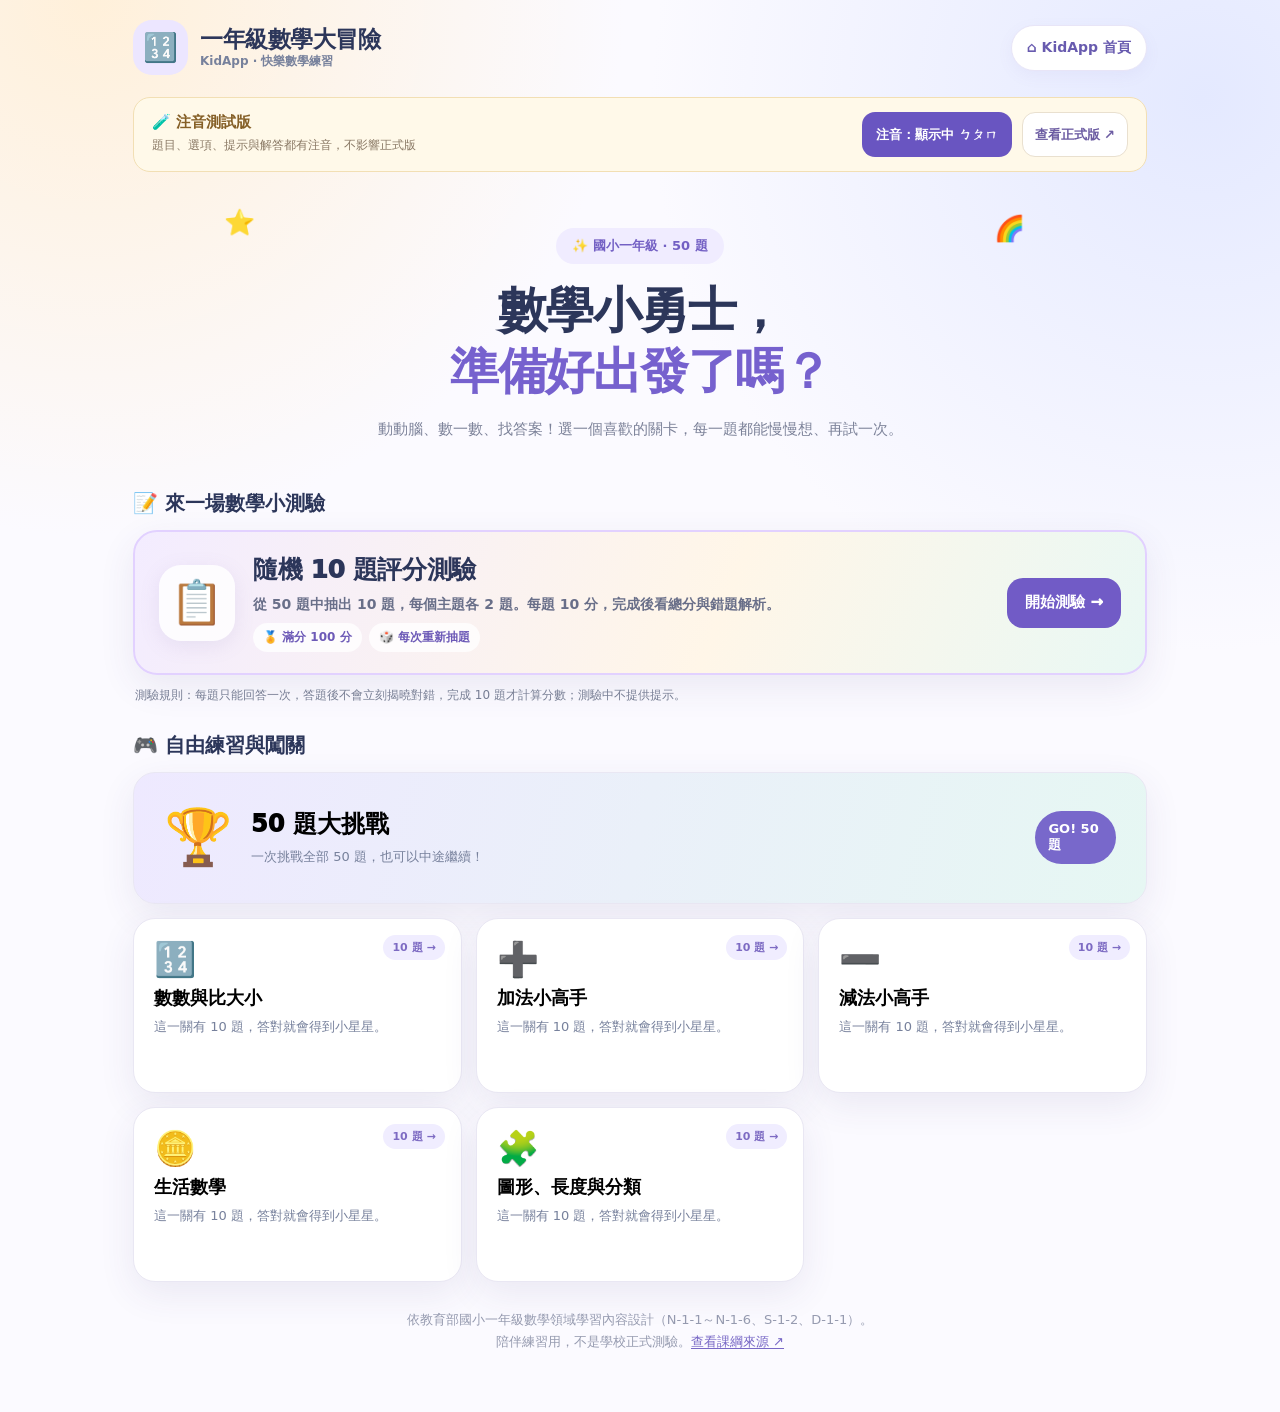
<file: apps/math-grade1-zhuyin-preview/index.html>
<!doctype html>
<html lang="zh-Hant">
<head>
<meta charset="utf-8"><meta name="viewport" content="width=device-width,initial-scale=1,viewport-fit=cover"><meta name="theme-color" content="#fbfaff">
<meta name="description" content="KidApp 一年級數學大冒險：對照臺灣十二年國教數學領域一年級學習內容的50題兒童數學互動練習。">
<title>注音測試版｜一年級數學大冒險｜KidApp</title>
<style>
:root{--ink:#2c365a;--muted:#77819c;--line:#eae8f5;--violet:#715ed0;--purpleLight:#f1edff;--teal:#41b4a4;--shadow:0 12px 36px rgba(63,59,118,.09);--bg:#fbfaff}
*{box-sizing:border-box}html{scroll-behavior:smooth}body{margin:0;min-height:100vh;color:var(--ink);font-family:ui-rounded,"Noto Sans TC","PingFang TC","Microsoft JhengHei",system-ui,sans-serif;background:radial-gradient(circle at 7% 0,#fff0da,transparent 29%),radial-gradient(circle at 94% 7%,#e4e9ff,transparent 31%),#fbfaff}button{font:inherit;cursor:pointer;-webkit-tap-highlight-color:transparent}button:focus-visible,a:focus-visible{outline:4px solid #9c92e9;outline-offset:3px}a{text-decoration:none;color:inherit}
.shell{width:min(1060px,100%);margin:0 auto;padding:20px 23px 58px}.top{display:flex;align-items:center;justify-content:space-between;gap:10px;margin-bottom:22px}.brand{display:flex;align-items:center;gap:12px}.brandicon{width:55px;height:55px;background:#ece6ff;border-radius:19px;display:grid;place-items:center;font-size:28px}.brandname{font-size:23px;font-weight:950;line-height:1.25;letter-spacing:-.5px}.brandunder{font-size:12px;color:var(--muted);font-weight:750}.home{display:flex;align-items:center;justify-content:center;gap:5px;background:white;border:1px solid #e8e5f7;color:#685baf;padding:13px 15px;border-radius:100px;font-size:14px;font-weight:850;min-height:46px;box-shadow:0 5px 16px #7a6cbb10}.home:hover{background:#f3f0ff}
.welcome{text-align:center;padding:44px 20px 23px;position:relative}.spark{position:absolute;user-select:none;font-size:25px}.spark.a{left:9%;top:24px}.spark.b{right:12%;top:30px}.welcome .eyebrow{color:#7360c4;background:#f0ecff;padding:9px 16px;border-radius:90px;display:inline-flex;align-items:center;gap:6px;font-size:13px;font-weight:850}.welcome h1{font-size:clamp(31px,5vw,49px);font-weight:950;letter-spacing:-1.5px;line-height:1.25;margin:16px 0 13px}.welcome h1 em{color:#7661ce;font-style:normal}.welcome p{line-height:1.85;color:#7c8299;margin:0 auto;max-width:650px;font-size:15px}
.smallheading{font-weight:950;font-size:20px;margin:24px 0 13px}.modegrid{display:grid;grid-template-columns:repeat(3,minmax(0,1fr));gap:14px}.mode{border:1px solid #e9e7f3;box-shadow:var(--shadow);background:white;border-radius:22px;min-height:175px;text-align:left;padding:23px 20px;transition:transform .15s,box-shadow .15s;position:relative;display:flex;flex-direction:column;align-items:flex-start;gap:10px}.mode:hover{transform:translateY(-3px);box-shadow:0 18px 45px #6d60a127}.mode .modeemoji{font-size:34px;line-height:1}.mode strong{font-weight:950;font-size:18px}.mode .modecontent{display:flex;flex-direction:column;align-items:flex-start;gap:7px;width:100%}.mode .sub{font-size:13px;color:var(--muted);line-height:1.5}.mode .corner{position:absolute;top:16px;right:16px;padding:5px 9px;border-radius:99px;background:#f0edff;color:#7d6bc3;font-size:11px;font-weight:800}.mode.all{grid-column:span 3;background:linear-gradient(105deg,#eee9ff,#e6f7f3);min-height:132px;flex-direction:row;align-items:center;padding:22px 30px;gap:18px}.mode.all .modeemoji{font-size:55px}.mode.all .modecontent{display:flex;flex-direction:column;gap:7px}.mode.all strong{font-size:24px}.mode.all .corner{position:static;margin-left:auto;color:#fff;background:#7868cb;font-size:13px;padding:10px 13px}
.saved{background:#fffdf0;border:1px solid #f4df91;border-radius:19px;padding:16px 18px;display:flex;align-items:center;justify-content:space-between;gap:14px;margin-top:18px}.saved strong{display:block;font-size:15px}.saved small{display:block;color:#8b7b5a;margin-top:4px;line-height:1.6}.saved button{border:0;border-radius:13px;color:#fff;background:#a67a27;font-size:14px;font-weight:900;min-height:45px;padding:10px 14px;white-space:nowrap}
.playtop{display:flex;align-items:center;justify-content:space-between;gap:10px;margin:0 0 16px}.back{border:1px solid #e5e0f6;background:#fff;color:#7263b9;border-radius:100px;font-weight:900;padding:11px 15px;min-height:45px;font-size:14px}.chapter{background:#f3efff;border-radius:100px;padding:8px 13px;font-size:12px;color:#7160b8;font-weight:900}.score{font-size:13px;font-weight:900;color:#938035;background:#fff9df;border-radius:100px;padding:9px 13px}.stage{background:white;border-radius:27px;box-shadow:var(--shadow);border:1px solid #eeecf8;padding:26px 31px 25px}.stats{display:flex;justify-content:space-between;gap:10px;font-size:14px;font-weight:850;color:#777e97}.track{background:#efecf7;border-radius:99px;height:11px;overflow:hidden;margin-top:12px}.track span{display:block;height:100%;width:0;background:linear-gradient(90deg,#8a75e5,#54c5b3);border-radius:99px;transition:width .25s ease}.questionarea{text-align:center;padding:27px 8px 21px}.questionarea .bubble{display:inline-block;padding:7px 13px;background:#f5f1ff;color:#7567b6;font-size:12px;font-weight:900;border-radius:50px}.questionarea h2{font-weight:950;font-size:clamp(23px,3.4vw,34px);line-height:1.52;letter-spacing:-.4px;margin:15px auto 8px;max-width:750px}.read{border:0;background:transparent;color:#7565c8;font-weight:900;padding:10px 13px;border-radius:50px;font-size:13px}.read:hover{background:#f4f1ff}.visual{margin:8px auto 13px;min-height:130px;display:grid;place-items:center;max-width:780px}.visual-frame{padding:17px 20px;border-radius:22px;background:#faf9ff;border:1px dashed #e5def7;width:min(580px,100%);min-height:116px;display:flex;justify-content:center;align-items:center;flex-wrap:wrap;gap:13px}.visual.no-frame{min-height:112px}.emoji-group{display:flex;flex-wrap:wrap;align-items:center;justify-content:center;gap:4px;max-width:330px}.emoji-item{font-size:clamp(24px,3.6vw,39px);line-height:1.25}.join{font-size:26px;font-weight:950;color:#7869be}.emoji-item.taken{filter:grayscale(.75);opacity:.38;position:relative}.emoji-item.taken:after{content:'╱';position:absolute;inset:0;display:grid;place-items:center;color:#d25172;font-size:40px;opacity:1}.sumtext{font-size:clamp(36px,7vw,60px);font-weight:950;color:#7460bf;letter-spacing:1px}.sequence{display:flex;gap:8px;flex-wrap:wrap;justify-content:center}.numbertile{display:grid;place-items:center;background:#fff;border:2px solid #e3dff7;border-radius:15px;min-width:59px;min-height:59px;padding:6px 8px;font-size:25px;font-weight:950}.numbertile.mark{background:#eae4ff;color:#7763c7;border-color:#c9bdf5}.bigdigit{font-size:clamp(50px,10vw,84px);font-weight:950;color:#7965cf}.place-group{display:flex;gap:7px;align-items:flex-end;justify-content:center;flex-wrap:wrap;max-width:380px}.tenrod{height:74px;width:17px;border:2px solid #569fc9;border-radius:4px;background:repeating-linear-gradient(to bottom,#a8dbf9 0 5px,#65b9df 5px 7px);box-shadow:0 2px 5px #4ca7ca22}.unitblock{height:18px;width:18px;border-radius:5px;background:#ffbc70;border:2px solid #e3974a}.unitblock.many{margin:8px}
.money{display:flex;justify-content:center;gap:14px;flex-wrap:wrap}.coin{width:80px;height:80px;display:grid;place-items:center;border:6px double #c38f32;border-radius:50%;background:radial-gradient(circle at 30% 27%,#fff9d9,#f7d579 68%,#e2ac53);font-size:25px;font-weight:950;color:#895b23;box-shadow:0 5px 0 #c6954c55}.clock{width:160px;height:160px;max-width:100%}.calendar{background:white;border-radius:19px;border:2px solid #ede1fb;overflow:hidden;width:158px;box-shadow:0 7px 0 #ece6fb}.calendar .calhead{background:#b5a5ea;color:#fff;padding:8px;font-size:14px;font-weight:950}.calendar .calday{padding:20px 8px;font-size:26px;font-weight:950;color:#765cbe}.shapes{display:flex;align-items:center;justify-content:center;flex-wrap:wrap;gap:13px}.shapebox{width:67px;height:67px;display:grid;place-items:center;border:1px solid #e6e5f8;background:#fff;border-radius:16px;color:#735dc3;font-size:43px}.bars{display:grid;gap:11px;width:100%;max-width:470px}.barrow{display:flex;align-items:center;gap:12px}.barlabel{font-size:15px;font-weight:850;width:48px;text-align:left;flex-shrink:0}.bartrack{flex:1;background:#eeeef6;border-radius:100px;height:23px;overflow:hidden}.barfill{border-radius:100px;height:100%;min-width:6px}.unitrows{display:grid;gap:13px}.unitrow{display:flex;align-items:center;gap:12px;flex-wrap:wrap}.unitrow label{width:42px;font-weight:950}.unitcells{display:flex;gap:3px}.ucell{width:26px;height:26px;border-radius:6px;border:2px solid #fff;box-shadow:0 0 0 1px #c5bfdf}
.picktitle{font-size:15px;color:#7b849b;font-weight:900;text-align:center;margin:10px 0 15px}.choices{display:grid;grid-template-columns:repeat(2,minmax(0,1fr));gap:15px;max-width:720px;margin:0 auto}.answer{min-height:85px;display:flex;justify-content:center;align-items:center;gap:9px;border:2px solid #e7e5f2;background:#fff;border-radius:19px;padding:11px 14px;font-size:clamp(19px,3vw,26px);font-weight:950;color:#35415c;box-shadow:0 5px 0 #eae7f4;transition:transform .14s,border-color .14s,background .14s}.answer:not([disabled]):hover{transform:translateY(-2px);border-color:#bbb3ed;background:#faf8ff}.answer .letter{font-size:13px;display:grid;place-items:center;width:26px;height:26px;flex-shrink:0;border-radius:9px;background:#f3f0fc;color:#8b7cb5;font-weight:950;align-self:center}.answer.correct{background:#e6f9f0;border-color:#55bf95;color:#23845a;box-shadow:0 5px 0 #c0e9d7}.answer.wrong{background:#fff1f1;border-color:#eea2a7;color:#bc535e;box-shadow:0 5px 0 #f7d9dd}.answer[disabled]{cursor:default}.answer .shapeanswer{font-size:40px;line-height:1.2}.feedback{min-height:70px;margin:23px auto 0;max-width:720px;border-radius:17px;display:flex;align-items:center;justify-content:center;text-align:center;padding:13px 19px;font-weight:850;color:#8491aa;background:#f8f7fd;line-height:1.7;font-size:15px}.feedback.yes{background:#e9f9f0;color:#257b57}.feedback.no{background:#fff2f2;color:#ae5963}.gameactions{display:flex;justify-content:space-between;align-items:center;gap:10px;margin-top:18px;flex-wrap:wrap}.hint{background:#f3efff;color:#6f62ad;border:1px solid #e6dffc;border-radius:14px;padding:12px 16px;min-height:47px;font-size:14px;font-weight:850}.next{background:#7562ce;color:#fff;border:0;border-radius:14px;padding:13px 28px;font-weight:950;font-size:16px;min-height:49px;box-shadow:0 6px 0 #5d4da4}.next:hover{background:#6550c4}.next[hidden],section[hidden],div[hidden]{display:none!important}.bottom{color:#969bb0;font-size:13px;text-align:center;line-height:1.75;margin:27px auto 0}.bottom a{color:#7868c6;text-decoration:underline;text-underline-offset:2px}
.finish{text-align:center;padding:36px 18px 45px}.finish .award{font-size:78px}.finish h2{font-size:clamp(27px,5vw,39px);font-weight:950}.finish p{color:#77819a;font-size:16px;line-height:1.8}.finishstar{font-size:28px;font-weight:950;margin:24px auto;color:#b37c29;background:#fff6e4;display:inline-block;padding:14px 25px;border-radius:100px}.finishbuttons{display:flex;justify-content:center;gap:13px;flex-wrap:wrap}.finishbuttons .back{font-size:16px}
.confetti{pointer-events:none;position:fixed;left:50%;top:33%;font-size:23px;animation:pop 1.1s forwards;z-index:20}@keyframes pop{from{transform:translate(0,0) rotate(0);opacity:1}to{transform:translate(var(--x),var(--y)) rotate(180deg);opacity:0}}
@media(max-width:760px){.modegrid{grid-template-columns:repeat(2,minmax(0,1fr))}.mode.all{grid-column:span 2}.shell{padding:18px 17px 45px}.stage{padding:20px 19px}.questionarea{padding:23px 6px 16px}.visual-frame{padding:15px 12px}}
@media(max-width:470px){.shell{padding:13px 12px 40px}.brandicon{width:47px;height:47px;border-radius:15px;font-size:24px}.brandname{font-size:19px}.brandunder{font-size:11px}.home{font-size:12px;padding:9px 10px;min-height:43px}.welcome{padding:38px 5px 21px}.welcome h1{font-size:32px}.modegrid{gap:10px}.mode{padding:17px 14px;min-height:191px;gap:7px;border-radius:18px}.mode strong{font-size:16px}.mode .sub{font-size:12px}.mode .corner{font-size:10px;top:12px;right:10px}.mode.all{min-height:112px;padding:16px 16px}.mode.all .modeemoji{font-size:45px}.mode.all .modecontent{flex:1;min-width:0}.mode.all .corner{flex-shrink:0}.mode.all strong{font-size:19px}.mode.all .corner{font-size:10px;padding:8px;margin-left:auto}.stage{padding:17px 12px;border-radius:22px}.questionarea h2{font-size:clamp(22px,6vw,29px);line-height:1.5}.playtop{gap:6px}.back,.chapter,.score{font-size:11px;padding:9px 10px}.visual{min-height:113px}.visual-frame{min-height:95px;gap:8px;padding:12px}.emoji-item{font-size:29px}.emoji-group{max-width:210px;gap:3px}.join{font-size:20px}.choices{gap:11px}.answer{min-height:76px;border-radius:15px;padding:9px 6px;font-size:19px;gap:5px}.answer .letter{width:23px;height:23px;font-size:11px;border-radius:7px}.answer .shapeanswer{font-size:31px}.feedback{font-size:13px;margin-top:17px;min-height:66px;padding:10px}.gameactions{gap:6px}.hint{padding:10px 11px;font-size:12px}.next{padding:11px 19px;font-size:15px}.money .coin{width:67px;height:67px;font-size:22px}.clock{width:145px;height:145px}.numbertile{min-width:49px;min-height:53px;font-size:21px}.bars{gap:8px}.barrow{gap:7px}.barlabel{font-size:13px;width:39px}.bartrack{height:22px}.ucell{width:22px;height:22px}.unitrow{gap:5px}}
@media(max-width:345px){.mode .corner{position:static}.mode.all .corner{position:static}.mode.all .modeemoji{font-size:37px}.mode.all strong{font-size:17px}.mode.all{gap:10px}.stats{font-size:12px}.answer{font-size:17px}.answer .letter{font-size:10px;width:21px;height:21px}.questionarea h2{font-size:21px}}
@media(prefers-reduced-motion:reduce){*,*::before,*::after{animation:none!important;transition:none!important;scroll-behavior:auto!important}}

/* 隨機10題：獨立測驗入口、明確成績、錯題回顧 */
.exam-entry{width:100%;display:flex;align-items:center;text-align:left;gap:18px;padding:21px 24px;border:2px solid #e2d1ff;background:linear-gradient(112deg,#f3ecff 0%,#fff6e8 58%,#e9f8f4 100%);border-radius:24px;box-shadow:var(--shadow);color:var(--ink);transition:transform .18s,box-shadow .18s}
.exam-entry:hover{transform:translateY(-2px);box-shadow:0 15px 32px #8275ba23}
.exam-symbol{width:76px;height:76px;flex:0 0 76px;border-radius:22px;background:#ffffffd9;display:grid;place-items:center;font-size:43px;box-shadow:0 5px 20px #8876b020}
.exam-words{display:flex;flex-direction:column;gap:7px;flex:1;min-width:0}
.exam-title{font-size:clamp(19px,2.6vw,25px);font-weight:950;letter-spacing:-.4px}
.exam-copy{font-size:14px;color:#696f89;font-weight:750;line-height:1.65}
.exam-badges{display:flex;flex-wrap:wrap;gap:7px}
.exam-badge{background:#ffffffcf;color:#6d5ab7;border-radius:90px;font-size:12px;font-weight:900;padding:6px 10px}
.exam-go{flex:0 0 auto;display:grid;place-items:center;border-radius:16px;padding:12px 18px;color:white;font-size:15px;font-weight:950;background:#715bc6;min-height:50px}
.exam-tip{margin:10px 2px 26px;color:#777e94;font-size:12px;line-height:1.7}
.exam-picked{background:#edf0ff!important;border-color:#938be5!important;color:#554f9a!important;box-shadow:0 5px 0 #dcdcf5!important}
.exam-result-score{font-size:clamp(25px,5vw,36px)!important;background:#eeeaff!important;color:#6651be!important;border-radius:24px!important;padding:16px 28px!important}
.exam-result-score b{font-size:1.2em}
.review-panel{max-width:760px;margin:24px auto;text-align:left;border-radius:20px;border:1px solid #e7e4f4;overflow:hidden;background:#fbfaff}
.review-panel summary{cursor:pointer;list-style:none;font-size:16px;font-weight:950;padding:18px 20px;color:#6357a9;display:flex;justify-content:space-between;align-items:center;gap:10px}
.review-panel summary::-webkit-details-marker{display:none}
.review-panel summary:after{content:'⌄';font-size:19px}
.review-panel[open] summary:after{content:'⌃'}
.review-list{margin:0;padding:0 18px 17px;list-style:none;display:grid;gap:10px}
.review-item{background:white;border:1px solid #ebe7f5;border-radius:16px;padding:13px 16px;line-height:1.7;font-size:14px}
.review-item.iswrong{border-left:5px solid #efa7a4}.review-item.isright{border-left:5px solid #7bd7b2}
.review-item strong{font-size:15px}.review-item .review-answer{margin-top:5px;color:#61718b}.review-item .review-explain{margin-top:5px;color:#727b97}
@media(max-width:650px){.exam-entry{gap:11px;padding:17px 15px;align-items:flex-start;flex-wrap:wrap}.exam-symbol{width:56px;height:56px;flex-basis:56px;font-size:30px;border-radius:17px}.exam-words{min-width:calc(100% - 72px)}.exam-copy{font-size:13px}.exam-go{width:100%;min-height:46px;padding:9px 16px}.review-panel summary{font-size:14px}.review-list{padding:0 11px 13px}}

/* 注音測試版：國字右側直排注音，輕聲點置於注音上方；不更動任何答案或分數。 */
.bopo-banner{display:flex;align-items:center;justify-content:space-between;flex-wrap:wrap;gap:12px;padding:14px 18px;background:#fff9e9;border:1px solid #f2dfb4;border-radius:17px;margin-bottom:12px}
.bopo-banner strong{display:block;color:#855f26;font-size:15px;font-weight:950}.bopo-banner span{display:block;font-size:12px;color:#8a7965;margin-top:4px;line-height:1.6}
.bopo-tools{display:flex;align-items:center;gap:10px;flex-wrap:wrap}.bopo-switch{border:0;min-height:45px;border-radius:13px;padding:10px 14px;background:#6955c1;color:white;font-weight:900;font-size:13px;white-space:nowrap}
.official-link{display:grid;place-items:center;min-height:45px;border-radius:13px;padding:10px 12px;color:#6c5ca2;background:#fff;border:1px solid #e9e0cf;font-size:13px;font-weight:900}

/* 每字左右並排：中文在左，右側拼音符號直排。 */
span.bopo{display:inline-flex;flex-direction:row;align-items:center;justify-content:center;vertical-align:middle;white-space:nowrap;letter-spacing:0;line-height:1.2;margin-inline:0 .015em}
span.bopo .bopo-han{display:inline-block;white-space:nowrap;line-height:1.2;flex:0 0 auto}
span.bopo .bopo-rt{position:relative;display:inline-flex;flex:0 0 auto;align-items:center;justify-content:flex-start;min-width:1.05em;margin-left:.10em;font-family:"Noto Sans CJK TC","Noto Sans TC","PingFang TC","Microsoft JhengHei",sans-serif;color:#745cad;font-weight:800;font-size:.64em;line-height:1;white-space:nowrap;text-align:center;letter-spacing:0}
span.bopo .bopo-rt .bopo-sounds{display:inline-flex;flex-direction:column;align-items:center;justify-content:center;line-height:1;letter-spacing:0;white-space:nowrap}
span.bopo .bopo-rt .bopo-sound{display:block;line-height:1;white-space:nowrap}
span.bopo .bopo-rt .bopo-tone{display:inline-block;margin-left:-.04em;align-self:flex-end;padding-bottom:.12em;font-size:.94em;line-height:1}
/* 輕聲點以小圓點標於右側注音列的上方。 */
span.bopo .bopo-rt.bopo-light{padding-top:.55em}
span.bopo .bopo-rt .bopo-light-dot{position:absolute;top:-.06em;left:0;right:0;line-height:.75;font-size:1.15em;text-align:center}
.no-bopo span.bopo .bopo-rt{display:none}
/* 右側標音比上標更緊湊，維持足夠的換行與觸控區域。 */
.questionarea h2{line-height:1.85;padding-top:2px}
.answer{min-height:102px;line-height:1.65;padding-top:14px;padding-bottom:13px}
.answer .read-option{line-height:1.65;overflow-wrap:anywhere}
.feedback{line-height:1.85;min-height:83px;padding-top:13px;padding-bottom:14px}
.review-item{line-height:2;overflow-wrap:anywhere;word-break:normal}.review-item strong,.review-item .review-answer,.review-item .review-explain{overflow-wrap:anywhere;word-break:normal}.review-panel{overflow:visible}.review-list{min-width:0}
.no-bopo .questionarea h2{line-height:1.52}.no-bopo .answer{min-height:85px;line-height:1.5;padding-top:11px;padding-bottom:11px}.no-bopo .feedback{min-height:70px;line-height:1.7;padding-top:13px;padding-bottom:13px}.no-bopo .review-item{line-height:1.7;padding-top:13px}
@media(max-width:470px){.bopo-banner{padding:12px 13px}.bopo-tools{width:100%}.bopo-switch{flex:1}.official-link{flex:1}.questionarea h2{font-size:clamp(20px,5.8vw,25px);line-height:1.9}.answer{font-size:clamp(17px,4.9vw,22px);min-height:96px;padding:14px 7px 12px;gap:5px}.choices{gap:10px}.answer .letter{width:23px;height:23px;font-size:11px}}
@media(max-width:345px){.questionarea h2{font-size:20px}.answer{font-size:17px;gap:4px}.answer .letter{width:19px;height:19px;font-size:10px}}
</style>
</head>
<body>
<main class="shell">
<header class="top"><div class="brand"><div class="brandicon" aria-hidden="true">🔢</div><div><div class="brandname">一年級數學大冒險</div><div class="brandunder">KidApp · 快樂數學練習</div></div></div><a class="home" href="../../">⌂ KidApp 首頁</a></header>
<div class="bopo-banner" role="region" aria-label="注音測試版設定"><div><strong>🧪 注音測試版</strong><span>題目、選項、提示與解答都有注音，不影響正式版</span></div><div class="bopo-tools"><button type="button" id="zhuyinToggle" class="bopo-switch" aria-pressed="true">注音：顯示中 ㄅㄆㄇ</button><a href="../math-grade1/" class="official-link">查看正式版 ↗</a></div></div>
<section id="menuScene" aria-label="選擇數學練習主題"><div class="welcome"><span class="spark a">⭐</span><span class="spark b">🌈</span><div class="eyebrow">✨ 國小一年級 · 50 題</div><h1>數學小勇士，<br><em>準備好出發了嗎？</em></h1><p>動動腦、數一數、找答案！選一個喜歡的關卡，每一題都能慢慢想、再試一次。</p></div><h2 class="smallheading">📝 來一場數學小測驗</h2>
<button id="startExamBtn" class="exam-entry" type="button" aria-label="開始隨機十題評分測驗，滿分一百分">
<span class="exam-symbol" aria-hidden="true">📋</span>
<span class="exam-words"><span class="exam-title">隨機 10 題評分測驗</span><span class="exam-copy">從 50 題中抽出 10 題，每個主題各 2 題。每題 10 分，完成後看總分與錯題解析。</span><span class="exam-badges"><span class="exam-badge">🏅 滿分 100 分</span><span class="exam-badge">🎲 每次重新抽題</span></span></span>
<span class="exam-go">開始測驗 →</span></button>
<p class="exam-tip">測驗規則：每題只能回答一次，答題後不會立刻揭曉對錯，完成 10 題才計算分數；測驗中不提供提示。</p>
<div id="savedProgress" class="saved" hidden></div><h2 class="smallheading">🎮 自由練習與闖關</h2><div id="modeGrid" class="modegrid"></div></section>
<section id="gameScene" hidden aria-label="數學答題區"><div class="playtop"><button class="back" id="backMenu" type="button">← 選擇關卡</button><span id="currentChapter" class="chapter">數數與比大小</span><span class="score" id="currentStars">⭐ 0</span></div><div class="stage"><div class="stats"><span id="questionCounter">第 1 / 50 題</span><span id="progressPercent">進度 0%</span></div><div class="track" role="progressbar" id="progressTrack" aria-valuenow="0" aria-valuemin="0" aria-valuemax="100" aria-label="答題進度"><span id="progressFill"></span></div><div class="questionarea"><span class="bubble" id="unitLabel">🔢 數數與比大小</span><h2 id="questionText">開始挑戰！</h2><button type="button" class="read" id="speakQuestion">🔊 朗讀題目</button><div class="visual" id="visual" aria-label="題目示意圖"></div></div><div class="picktitle">👇 請選出正確答案</div><div id="choices" class="choices" role="group" aria-label="四選一答案"></div><div id="feedback" class="feedback" role="status" aria-live="polite">你可以慢慢想，答錯也沒關係喔！</div><div class="gameactions"><button class="hint" id="hintBtn" type="button">💡 給我提示</button><button class="next" id="nextBtn" hidden type="button">下一題 →</button></div></div></section>
<section id="finishScene" class="stage finish" hidden aria-label="闖關完成"><div class="award" aria-hidden="true" id="finishAward">🏆</div><h2 id="finishTitle">哇！你完成挑戰了！</h2><p id="finishDesc">你真的好棒，繼續保持好奇心！</p><div class="finishstar" id="finishStars">⭐ 10 / 10 題</div><div id="examReview" hidden></div><div class="finishbuttons"><button id="againBtn" class="next" type="button">再玩一次 ↻</button><button id="selectBtn" class="back" type="button">選其他關卡</button></div></section>
<p class="bottom">依教育部國小一年級數學領域學習內容設計（N-1-1～N-1-6、S-1-2、D-1-1）。<br>陪伴練習用，不是學校正式測驗。<a href="https://edu.law.moe.gov.tw/LawContent.aspx?id=GL001788" target="_blank" rel="noopener noreferrer">查看課綱來源 ↗</a></p>
</main>
<script>
// Data source: N-1-1 ... N-1-6, S-1-2, D-1-1. 50 unique, manually reviewed questions.
const QUESTION_BANK = [{"id":"N01","cat":"number","question":"這裡有幾顆蘋果？","options":["4","5","6","7"],"answer":"5","explain":"一顆一顆數：1、2、3、4、5，共 5 顆。","visual":{"type":"objects","items":[{"emoji":"🍎","count":5}]},"hint":"用手指一顆一顆數看看。"},{"id":"N02","cat":"number","question":"這裡有幾顆星星？","options":["6","7","8","9"],"answer":"8","explain":"數完 8 顆星星，所以答案是 8。","visual":{"type":"objects","items":[{"emoji":"⭐","count":8}]},"hint":"從左到右，一顆一顆數。"},{"id":"N03","cat":"number","question":"19 的下一個數是幾？","options":["18","20","21","29"],"answer":"20","explain":"19 再往後數一個，就是 20。","visual":{"type":"sequence","tokens":["17","18","19","❓","21"]},"hint":"從 19 往後再數一個。"},{"id":"N04","cat":"number","question":"40 的前一個數是幾？","options":["30","39","41","49"],"answer":"39","explain":"40 往前數一個，就是 39。","visual":{"type":"sequence","tokens":["38","❓","40","41"]},"hint":"想一想 38、39、40 的順序。"},{"id":"N05","cat":"number","question":"36 和 63，哪個數比較大？","options":["33","36","60","63"],"answer":"63","explain":"63 有 6 個十，36 有 3 個十，所以 63 比較大。","visual":{"type":"compare","values":["36","63"]},"hint":"先比較十位數字。"},{"id":"N06","cat":"number","question":"72 和 27，哪個數比較小？","options":["27","29","72","77"],"answer":"27","explain":"27 有 2 個十，72 有 7 個十，所以 27 比較小。","visual":{"type":"compare","values":["72","27"]},"hint":"先看兩個數的十位。"},{"id":"N07","cat":"number","question":"4 個十和 3 個一，合起來是多少？","options":["13","34","40","43"],"answer":"43","explain":"4 個十是 40，再加 3 個一，就是 43。","visual":{"type":"place","tens":4,"ones":3},"hint":"4 個十是 40，再加上 3 個。"},{"id":"N08","cat":"number","question":"58 裡面有幾個十？","options":["5","8","50","58"],"answer":"5","explain":"58＝5 個十和 8 個一，所以有 5 個十。","visual":{"type":"big","text":"58"},"hint":"看 58 左邊的數字。"},{"id":"N09","cat":"number","question":"70 的個位數字是幾？","options":["0","7","10","70"],"answer":"0","explain":"70 有 7 個十、0 個一；個位是 0。","visual":{"type":"place","tens":7,"ones":0},"hint":"看 70 右邊的數字。"},{"id":"N10","cat":"number","question":"46、47、□、49，空格應該填什麼？","options":["45","48","50","58"],"answer":"48","explain":"46、47、48、49，每次都增加 1。","visual":{"type":"sequence","tokens":["46","47","❓","49"]},"hint":"從 46 一個一個往後數。"},{"id":"A01","cat":"add","question":"2 ＋ 3 ＝ ？","options":["4","5","6","7"],"answer":"5","explain":"2 顆加 3 顆，合起來是 5 顆。","visual":{"type":"objects","items":[{"emoji":"🍓","count":2},{"emoji":"🍓","count":3}],"join":"+ "},"hint":"先數 2 顆，再接著數 3 顆。"},{"id":"A02","cat":"add","question":"5 ＋ 4 ＝ ？","options":["8","9","10","11"],"answer":"9","explain":"5 再加 4，就是 9。","visual":{"type":"objects","items":[{"emoji":"🟡","count":5},{"emoji":"🟡","count":4}],"join":"＋"},"hint":"從 5 繼續往後數 4 個。"},{"id":"A03","cat":"add","question":"6 ＋ 2 ＝ ？","options":["7","8","9","10"],"answer":"8","explain":"6、7、8，所以 6＋2＝8。","visual":{"type":"equation","text":"6 + 2 = ?"},"hint":"6 往後數兩下。"},{"id":"A04","cat":"add","question":"7 ＋ 3 ＝ ？","options":["9","10","11","12"],"answer":"10","explain":"7 加上 3，剛好湊成 10。","visual":{"type":"equation","text":"7 + 3 = ?"},"hint":"7 還差幾個就到 10？"},{"id":"A05","cat":"add","question":"8 ＋ 5 ＝ ？","options":["12","13","14","15"],"answer":"13","explain":"8＋2＝10，剩下 3，所以答案是 13。","visual":{"type":"equation","text":"8 + 5 = ?"},"hint":"可以先把 8 湊成 10。"},{"id":"A06","cat":"add","question":"9 ＋ 6 ＝ ？","options":["14","15","16","17"],"answer":"15","explain":"9＋1＝10，再加 5，就是 15。","visual":{"type":"equation","text":"9 + 6 = ?"},"hint":"9 先加 1 變成 10。"},{"id":"A07","cat":"add","question":"10 ＋ 7 ＝ ？","options":["13","16","17","18"],"answer":"17","explain":"10 再加 7，答案就是 17。","visual":{"type":"equation","text":"10 + 7 = ?"},"hint":"10 個再多 7 個，是多少？"},{"id":"A08","cat":"add","question":"4 ＋ 4 ＝ ？","options":["6","7","8","9"],"answer":"8","explain":"4 和 4 合起來共有 8。","visual":{"type":"objects","items":[{"emoji":"🐞","count":4},{"emoji":"🐞","count":4}],"join":"＋"},"hint":"兩組都是 4，全部數數看。"},{"id":"A09","cat":"add","question":"0 ＋ 6 ＝ ？","options":["0","5","6","7"],"answer":"6","explain":"0 表示沒有，加入 6 個還是 6。","visual":{"type":"equation","text":"0 + 6 = ?"},"hint":"什麼都沒有，再放進 6 個。"},{"id":"A10","cat":"add","question":"小美有 7 顆糖果，媽媽再給 4 顆。現在共有幾顆？","options":["10","11","12","13"],"answer":"11","explain":"原本 7 顆，再增加 4 顆，所以 7＋4＝11。","visual":{"type":"objects","items":[{"emoji":"🍬","count":7},{"emoji":"🍬","count":4}],"join":"＋"},"hint":"糖果變多了，用加法。"},{"id":"S01","cat":"subtract","question":"7 − 3 ＝ ？","options":["3","4","5","6"],"answer":"4","explain":"7 拿走 3，還剩 4。","visual":{"type":"take","emoji":"🍎","count":7,"take":3},"hint":"把 7 顆中的 3 顆拿走，再數剩下的。"},{"id":"S02","cat":"subtract","question":"9 − 4 ＝ ？","options":["4","5","6","7"],"answer":"5","explain":"9 − 4＝5。","visual":{"type":"take","emoji":"🌸","count":9,"take":4},"hint":"把 4 朵劃掉，數剩下的。"},{"id":"S03","cat":"subtract","question":"10 − 6 ＝ ？","options":["3","4","5","6"],"answer":"4","explain":"10 拿走 6，還有 4。","visual":{"type":"equation","text":"10 − 6 = ?"},"hint":"想想 6 再加多少會變成 10？"},{"id":"S04","cat":"subtract","question":"12 − 5 ＝ ？","options":["6","7","8","9"],"answer":"7","explain":"12 拿走 5，還剩 7。","visual":{"type":"equation","text":"12 − 5 = ?"},"hint":"12 往回數 5 下。"},{"id":"S05","cat":"subtract","question":"15 − 7 ＝ ？","options":["7","8","9","10"],"answer":"8","explain":"因為 7＋8＝15，所以 15−7＝8。","visual":{"type":"equation","text":"15 − 7 = ?"},"hint":"7 加上多少會是 15？"},{"id":"S06","cat":"subtract","question":"18 − 9 ＝ ？","options":["8","9","10","11"],"answer":"9","explain":"18 減去 9，就是 9。","visual":{"type":"equation","text":"18 − 9 = ?"},"hint":"9 和 9 加起來是 18。"},{"id":"S07","cat":"subtract","question":"14 − 4 ＝ ？","options":["9","10","11","12"],"answer":"10","explain":"14 拿走 4，剛好剩下 10。","visual":{"type":"equation","text":"14 − 4 = ?"},"hint":"14 比 10 多幾個？"},{"id":"S08","cat":"subtract","question":"20 − 10 ＝ ？","options":["0","5","10","20"],"answer":"10","explain":"20 有兩個十，拿走一個十，還剩一個十。","visual":{"type":"place","tens":2,"ones":0},"hint":"兩個十，拿走一個十。"},{"id":"S09","cat":"subtract","question":"6 − 0 ＝ ？","options":["0","5","6","7"],"answer":"6","explain":"一個都沒有拿走，所以還是 6。","visual":{"type":"equation","text":"6 − 0 = ?"},"hint":"沒有拿走，數量會變嗎？"},{"id":"S10","cat":"subtract","question":"池塘有 11 隻鴨子，游走 3 隻，剩下幾隻？","options":["7","8","9","10"],"answer":"8","explain":"游走後變少了，11−3＝8。","visual":{"type":"take","emoji":"🦆","count":11,"take":3},"hint":"用減法：11 拿走 3。"},{"id":"L01","cat":"life","question":"一個 10 元和一個 5 元，合起來有幾元？","options":["5 元","10 元","15 元","20 元"],"answer":"15 元","explain":"10 元＋5 元＝15 元。","visual":{"type":"coins","values":[10,5]},"hint":"把 10 和 5 加起來。"},{"id":"L02","cat":"life","question":"兩個 5 元硬幣，合起來是幾元？","options":["5 元","10 元","15 元","20 元"],"answer":"10 元","explain":"5 元＋5 元＝10 元。","visual":{"type":"coins","values":[5,5]},"hint":"兩個 5 元，合起來是多少？"},{"id":"L03","cat":"life","question":"兩個 10 元硬幣，合起來是幾元？","options":["10 元","15 元","20 元","50 元"],"answer":"20 元","explain":"10 元＋10 元＝20 元。","visual":{"type":"coins","values":[10,10]},"hint":"10 再加 10。"},{"id":"L04","cat":"life","question":"一個 50 元，可以換成幾個 10 元？","options":["3 個","4 個","5 個","6 個"],"answer":"5 個","explain":"10＋10＋10＋10＋10＝50，所以可換 5 個。","visual":{"type":"coins","values":[50]},"hint":"一直數 10、20、30、40、50。"},{"id":"L05","cat":"life","question":"小安有 10 元，買 6 元的貼紙，找回幾元？","options":["2 元","3 元","4 元","5 元"],"answer":"4 元","explain":"10 元−6 元＝4 元。","visual":{"type":"coins","values":[10]},"hint":"付 10 元、花 6 元，還剩多少？"},{"id":"L06","cat":"life","question":"時鐘顯示的是幾點？","options":["2 點","3 點","3 點半","6 點"],"answer":"3 點","explain":"長針指 12、短針指 3，就是 3 點。","visual":{"type":"clock","hour":3,"minute":0},"hint":"長針指著 12，表示整點。"},{"id":"L07","cat":"life","question":"這個時鐘顯示幾點半？","options":["6 點半","7 點","7 點半","8 點半"],"answer":"7 點半","explain":"長針指 6、短針在 7 和 8 中間，就是 7 點半。","visual":{"type":"clock","hour":7,"minute":30},"hint":"長針指 6，就是「半點」。"},{"id":"L08","cat":"life","question":"時鐘顯示的是幾點？","options":["8 點","9 點","9 點半","12 點"],"answer":"9 點","explain":"長針指 12、短針指 9，就是 9 點。","visual":{"type":"clock","hour":9,"minute":0},"hint":"先看短針指向哪個數字。"},{"id":"L09","cat":"life","question":"今天是星期二，明天是星期幾？","options":["星期一","星期三","星期四","星期五"],"answer":"星期三","explain":"星期二的下一天是星期三。","visual":{"type":"calendar","today":"星期二","label":"今天"},"hint":"想想星期一、星期二、星期三。"},{"id":"L10","cat":"life","question":"今天是星期五，昨天是星期幾？","options":["星期三","星期四","星期六","星期日"],"answer":"星期四","explain":"星期五的前一天是星期四。","visual":{"type":"calendar","today":"星期五","label":"今天"},"hint":"從星期五往前數一天。"},{"id":"G01","cat":"shape","question":"下面哪個是三角形？","options":["△","□","○","▭"],"answer":"△","explain":"三角形有三條邊、三個角。","visual":{"type":"shapes","values":["△","□","○","▭"]},"hint":"找找有三條邊的圖形。"},{"id":"G02","cat":"shape","question":"這排圖形裡有幾個三角形？","options":["2 個","3 個","4 個","5 個"],"answer":"3 個","explain":"依序看圖形：三角形共有 3 個。","visual":{"type":"shapes","values":["△","□","△","○","△"]},"hint":"只數三角形，別把正方形算進去。"},{"id":"G03","cat":"shape","question":"下面哪個是長方形？","options":["○","▭","△","☆"],"answer":"▭","explain":"長方形有四個角，左右兩邊一樣長、上下兩邊一樣長。","visual":{"type":"shapes","values":["○","▭","△","☆"]},"hint":"找找長長的四邊形。"},{"id":"G04","cat":"shape","question":"哪個物品的形狀最容易在平地上滾動？","options":["球","書本","橡皮擦","積木盒"],"answer":"球","explain":"球的表面是圓滑的，很容易滾動。","visual":{"type":"objects","items":[{"emoji":"⚽","count":1},{"emoji":"📗","count":1},{"emoji":"📦","count":1}]},"hint":"想一想玩球時，球會怎麼動？"},{"id":"G05","cat":"shape","question":"哪一條彩帶最長？","options":["紅色","黃色","綠色","藍色"],"answer":"黃色","explain":"黃色彩帶延伸得最遠，所以最長。","visual":{"type":"bars","items":[{"label":"紅色","size":52,"color":"#ff7e85"},{"label":"黃色","size":96,"color":"#ffcc4f"},{"label":"綠色","size":70,"color":"#54c7a6"},{"label":"藍色","size":43,"color":"#6ca8ff"}]},"hint":"看哪一條延伸得最右邊。"},{"id":"G06","cat":"shape","question":"哪一條彩帶最短？","options":["紅色","黃色","綠色","藍色"],"answer":"藍色","explain":"藍色彩帶最短。","visual":{"type":"bars","items":[{"label":"紅色","size":65,"color":"#ff7e85"},{"label":"黃色","size":88,"color":"#ffcc4f"},{"label":"綠色","size":75,"color":"#54c7a6"},{"label":"藍色","size":35,"color":"#6ca8ff"}]},"hint":"找最短的一條，不用算數字。"},{"id":"G07","cat":"shape","question":"紅繩有 5 個積木長，藍繩有 8 個積木長。哪條比較長？","options":["紅繩","藍繩","一樣長","看不出來"],"answer":"藍繩","explain":"8 個積木比 5 個積木多，因此藍繩比較長。","visual":{"type":"unit","items":[{"label":"紅繩","count":5,"color":"#f18d87"},{"label":"藍繩","count":8,"color":"#79a7eb"}]},"hint":"數數兩排各有幾個小積木。"},{"id":"G08","cat":"shape","question":"圖中的蘋果有幾顆？","options":["2 顆","3 顆","4 顆","5 顆"],"answer":"3 顆","explain":"只數蘋果，有 3 顆；香蕉不算。","visual":{"type":"objects","items":[{"emoji":"🍎","count":3},{"emoji":"🍌","count":2}]},"hint":"先分出蘋果和香蕉，再數蘋果。"},{"id":"G09","cat":"shape","question":"圖中有幾隻貓咪？","options":["2 隻","3 隻","4 隻","5 隻"],"answer":"3 隻","explain":"把貓咪找出來數，共有 3 隻。","visual":{"type":"objects","items":[{"emoji":"🐱","count":3},{"emoji":"🐶","count":2},{"emoji":"🐦","count":1}]},"hint":"找出所有貓咪，再慢慢數。"},{"id":"G10","cat":"shape","question":"哪一組全部都是水果？","options":["🍎 🍌 🍇","🥦 🥕 🍎","🚗 🍎 🍌","🐱 🐶 🍇"],"answer":"🍎 🍌 🍇","explain":"蘋果、香蕉、葡萄都是水果。","visual":{"type":"objects","items":[{"emoji":"🍎","count":1},{"emoji":"🍌","count":1},{"emoji":"🍇","count":1}]},"hint":"水果可以吃，找全部都是水果的一組。"}];
const CATEGORIES = [{"id":"all","name":"50 題大挑戰","emoji":"🏆","brief":"全部題目","color":"#7664d7"},{"id":"number","name":"數數與比大小","emoji":"🔢","brief":"10 題","color":"#8d77ed"},{"id":"add","name":"加法小高手","emoji":"➕","brief":"10 題","color":"#45b8a5"},{"id":"subtract","name":"減法小高手","emoji":"➖","brief":"10 題","color":"#ed9b54"},{"id":"life","name":"生活數學","emoji":"🪙","brief":"10 題","color":"#6d95dd"},{"id":"shape","name":"圖形、長度與分類","emoji":"🧩","brief":"10 題","color":"#de80aa"}];const $=id=>document.getElementById(id);
const escapeHTML=value=>String(value).replace(/[&<>"']/g,c=>({'&':'&amp;','<':'&lt;','>':'&gt;','"':'&quot;',"'":'&#39;'}[c]));

// 本測試版內建繁體中文注音對照表，不必連線字典服務。
const ZHUYIN_MAP = {"一":"ㄧ","三":"ㄙㄢ","上":"ㄕㄤˋ","下":"ㄒㄧㄚˋ","不":"ㄅㄨˋ","且":"ㄑㄧㄝˇ","中":"ㄓㄨㄥ","主":"ㄓㄨˇ","也":"ㄧㄝˇ","亂":"ㄌㄨㄢˋ","了":"˙ㄌㄜ","二":"ㄦˋ","互":"ㄏㄨˋ","五":"ㄨˇ","人":"ㄖㄣˊ","什":"ㄕㄣˊ","今":"ㄐㄧㄣ","仍":"ㄖㄥˊ","他":"ㄊㄚ","付":"ㄈㄨˋ","以":"ㄧˇ","伴":"ㄅㄢˋ","伸":"ㄕㄣ","位":"ㄨㄟˋ","作":"ㄗㄨㄛˋ","你":"ㄋㄧˇ","來":"ㄌㄞˊ","供":"ㄍㄨㄥ","依":"ㄧ","係":"ㄒㄧˋ","保":"ㄅㄠˇ","個":"˙ㄍㄜ","備":"ㄅㄟˋ","優":"ㄧㄡ","元":"ㄩㄢˊ","先":"ㄒㄧㄢ","兒":"ㄦˊ","入":"ㄖㄨˋ","內":"ㄋㄟˋ","全":"ㄑㄩㄢˊ","兩":"ㄌㄧㄤˇ","公":"ㄍㄨㄥ","六":"ㄌㄧㄡˋ","共":"ㄍㄨㄥˋ","其":"ㄑㄧˊ","再":"ㄗㄞˋ","冒":"ㄇㄠˋ","出":"ㄔㄨ","分":"ㄈㄣ","列":"ㄌㄧㄝˋ","判":"ㄆㄢˋ","別":"ㄅㄧㄝˊ","到":"ㄉㄠˋ","刻":"ㄎㄜˋ","則":"ㄗㄜˊ","前":"ㄑㄧㄢˊ","剛":"ㄍㄤ","剩":"ㄕㄥˋ","劃":"ㄏㄨㄚˋ","力":"ㄌㄧˋ","加":"ㄐㄧㄚ","努":"ㄋㄨˇ","勇":"ㄩㄥˇ","動":"ㄉㄨㄥˋ","區":"ㄑㄩ","十":"ㄕˊ","半":"ㄅㄢˋ","卡":"ㄎㄚˇ","原":"ㄩㄢˊ","去":"ㄑㄩˋ","口":"ㄎㄡˇ","只":"ㄓˇ","可":"ㄎㄜˇ","右":"ㄧㄡˋ","吃":"ㄔ","各":"ㄍㄜˋ","合":"ㄏㄜˊ","向":"ㄒㄧㄤˋ","和":"ㄏㄜˊ","咪":"ㄇㄧ","品":"ㄆㄧㄣˇ","哇":"˙ㄨㄚ","哪":"ㄋㄚˇ","喔":"ㄛ","喜":"ㄒㄧˇ","單":"ㄉㄢ","嗎":"˙ㄇㄚ","囉":"ㄌㄨㄛ","四":"ㄙˋ","回":"ㄏㄨㄟˊ","因":"ㄧㄣ","國":"ㄍㄨㄛˊ","圓":"ㄩㄢˊ","圖":"ㄊㄨˊ","在":"ㄗㄞˋ","地":"˙ㄉㄜ","域":"ㄩˋ","場":"ㄔㄤˇ","塘":"ㄊㄤˊ","填":"ㄊㄧㄢˊ","增":"ㄗㄥ","士":"ㄕˋ","多":"ㄉㄨㄛ","大":"ㄉㄚˋ","天":"ㄊㄧㄢ","太":"ㄊㄞˋ","奇":"ㄑㄧˊ","好":"ㄏㄠˇ","始":"ㄕˇ","媽":"ㄇㄚ","子":"ㄗˇ","字":"ㄗˋ","學":"ㄒㄩㄝˊ","安":"ㄢ","完":"ㄨㄢˊ","定":"ㄉㄧㄥˋ","容":"ㄖㄨㄥˊ","察":"ㄔㄚˊ","對":"ㄉㄨㄟˋ","小":"ㄒㄧㄠˇ","少":"ㄕㄠˇ","就":"ㄐㄧㄡˋ","展":"ㄓㄢˇ","左":"ㄗㄨㄛˇ","差":"ㄔㄚˋ","已":"ㄧˇ","布":"ㄅㄨˋ","帶":"ㄉㄞˋ","幣":"ㄅㄧˋ","平":"ㄆㄧㄥˊ","年":"ㄋㄧㄢˊ","幾":"ㄐㄧˇ","序":"ㄒㄩˋ","度":"ㄉㄨˋ","延":"ㄧㄢˊ","式":"ㄕˋ","形":"ㄒㄧㄥˊ","彩":"ㄘㄞˇ","往":"ㄨㄤˇ","很":"ㄏㄣˇ","後":"ㄏㄡˋ","得":"ㄉㄜˊ","從":"ㄘㄨㄥˊ","心":"ㄒㄧㄣ","快":"ㄎㄨㄞˋ","怎":"ㄗㄣˇ","思":"ㄙ","想":"ㄒㄧㄤˇ","意":"ㄧˋ","慢":"ㄇㄢˋ","應":"ㄧㄥ","成":"ㄔㄥˊ","我":"ㄨㄛˇ","戰":"ㄓㄢˋ","所":"ㄙㄨㄛˇ","手":"ㄕㄡˇ","才":"ㄘㄞˊ","打":"ㄉㄚˇ","找":"ㄓㄠˇ","把":"ㄅㄚˇ","抽":"ㄔㄡ","拿":"ㄋㄚˊ","持":"ㄔˊ","指":"ㄓˇ","按":"ㄢˋ","挑":"ㄊㄧㄠ","掉":"ㄉㄧㄠˋ","排":"ㄆㄞˊ","接":"ㄐㄧㄝ","提":"ㄊㄧˊ","換":"ㄏㄨㄢˋ","揭":"ㄐㄧㄝ","擇":"ㄗㄜˊ","據":"ㄐㄩˋ","擦":"ㄘㄚ","放":"ㄈㄤˋ","教":"ㄐㄧㄠˋ","整":"ㄓㄥˇ","數":"ㄕㄨˋ","新":"ㄒㄧㄣ","方":"ㄈㄤ","於":"ㄩˊ","日":"ㄖˋ","明":"ㄇㄧㄥˊ","易":"ㄧˋ","星":"ㄒㄧㄥ","昨":"ㄗㄨㄛˊ","是":"ㄕˋ","時":"ㄕˊ","曉":"ㄒㄧㄠˇ","書":"ㄕㄨ","最":"ㄗㄨㄟˋ","會":"ㄏㄨㄟˋ","有":"ㄧㄡˇ","朗":"ㄌㄤˇ","期":"ㄑㄧ","木":"ㄇㄨˋ","本":"ㄅㄣˇ","朵":"ㄉㄨㄛˇ","析":"ㄒㄧ","果":"ㄍㄨㄛˇ","查":"ㄔㄚˊ","校":"ㄒㄧㄠˋ","根":"ㄍㄣ","格":"ㄍㄜˊ","案":"ㄢˋ","條":"ㄊㄧㄠˊ","棒":"ㄅㄤˋ","樂":"ㄌㄜˋ","模":"ㄇㄛˊ","樣":"ㄧㄤˋ","機":"ㄐㄧ","橡":"ㄒㄧㄤˋ","次":"ㄘˋ","歡":"ㄏㄨㄢ","正":"ㄓㄥˋ","此":"ㄘˇ","每":"ㄇㄟˇ","比":"ㄅㄧˇ","水":"ㄕㄨㄟˇ","池":"ㄔˊ","沒":"ㄇㄟˊ","油":"ㄧㄡˊ","法":"ㄈㄚˇ","活":"ㄏㄨㄛˊ","清":"ㄑㄧㄥ","減":"ㄐㄧㄢˇ","測":"ㄘㄜˋ","游":"ㄧㄡˊ","湊":"ㄘㄡˋ","源":"ㄩㄢˊ","準":"ㄓㄨㄣˇ","滑":"ㄏㄨㄚˊ","滾":"ㄍㄨㄣˇ","滿":"ㄇㄢˇ","灣":"ㄨㄢ","為":"ㄨㄟˋ","照":"ㄓㄠˋ","物":"ㄨˋ","狀":"ㄓㄨㄤˋ","獨":"ㄉㄨˊ","獲":"ㄏㄨㄛˋ","玩":"ㄨㄢˊ","現":"ㄒㄧㄢˋ","球":"ㄑㄧㄡˊ","生":"ㄕㄥ","用":"ㄩㄥˋ","由":"ㄧㄡˊ","留":"ㄌㄧㄡˊ","發":"ㄈㄚ","百":"ㄅㄞˇ","的":"˙ㄉㄜ","皮":"ㄆㄧˊ","盒":"ㄏㄜˊ","目":"ㄇㄨˋ","直":"ㄓˊ","看":"ㄎㄢˋ","真":"ㄓㄣ","短":"ㄉㄨㄢˇ","硬":"ㄧㄥˋ","確":"ㄑㄩㄝˋ","示":"ㄕˋ","積":"ㄐㄧ","空":"ㄎㄨㄥ","立":"ㄌㄧˋ","童":"ㄊㄨㄥˊ","第":"ㄉㄧˋ","等":"ㄉㄥˇ","答":"ㄉㄚˊ","算":"ㄙㄨㄢˋ","糖":"ㄊㄤˊ","紅":"ㄏㄨㄥˊ","紙":"ㄓˇ","級":"ㄐㄧˊ","組":"ㄗㄨˇ","給":"ㄍㄟˇ","經":"ㄐㄧㄥ","綠":"ㄌㄩˋ","綱":"ㄍㄤ","練":"ㄌㄧㄢˋ","總":"ㄗㄨㄥˇ","績":"ㄐㄧ","繩":"ㄕㄥˊ","繼":"ㄐㄧˋ","續":"ㄒㄩˋ","美":"ㄇㄟˇ","習":"ㄒㄧˊ","考":"ㄎㄠˇ","育":"ㄩˋ","能":"ㄋㄥˊ","腦":"ㄋㄠˇ","自":"ㄗˋ","臺":"ㄊㄞˊ","與":"ㄩˇ","色":"ㄙㄜˋ","花":"ㄏㄨㄚ","萄":"ㄊㄠˊ","著":"ㄓㄨˋ","葡":"ㄆㄨˊ","蕉":"ㄐㄧㄠ","藍":"ㄌㄢˊ","蘋":"ㄆㄧㄥˊ","表":"ㄅㄧㄠˇ","裡":"ㄌㄧˇ","複":"ㄈㄨˋ","規":"ㄍㄨㄟ","觀":"ㄍㄨㄢ","角":"ㄐㄧㄠˇ","解":"ㄐㄧㄝˇ","計":"ㄐㄧˋ","記":"ㄐㄧˋ","設":"ㄕㄜˋ","評":"ㄆㄧㄥˊ","試":"ㄕˋ","該":"ㄍㄞ","課":"ㄎㄜˋ","請":"ㄑㄧㄥˇ","讀":"ㄉㄨˊ","變":"ㄅㄧㄢˋ","貓":"ㄇㄠ","買":"ㄇㄞˇ","貼":"ㄊㄧㄝ","走":"ㄗㄡˇ","起":"ㄑㄧˇ","較":"ㄐㄧㄠˋ","途":"ㄊㄨˊ","這":"ㄓㄜˋ","進":"ㄐㄧㄣˋ","道":"ㄉㄠˋ","達":"ㄉㄚˊ","遠":"ㄩㄢˇ","選":"ㄒㄩㄢˇ","還":"ㄏㄞˊ","邊":"ㄅㄧㄢ","部":"ㄅㄨˋ","都":"ㄉㄡ","重":"ㄓㄨㄥˋ","量":"ㄌㄧㄤˋ","針":"ㄓㄣ","錄":"ㄌㄨˋ","錯":"ㄘㄨㄛˋ","鐘":"ㄓㄨㄥ","長":"ㄓㄤˇ","開":"ㄎㄞ","間":"ㄐㄧㄢ","闖":"ㄔㄨㄤˇ","關":"ㄍㄨㄢ","陪":"ㄆㄟˊ","隨":"ㄙㄨㄟˊ","險":"ㄒㄧㄢˇ","隻":"ㄓ","面":"ㄇㄧㄢˋ","頁":"ㄧㄝˋ","項":"ㄒㄧㄤˋ","順":"ㄕㄨㄣˋ","領":"ㄌㄧㄥˇ","顆":"ㄎㄜ","題":"ㄊㄧˊ","類":"ㄌㄟˋ","顧":"ㄍㄨˋ","顯":"ㄒㄧㄢˇ","餘":"ㄩˊ","首":"ㄕㄡˇ","香":"ㄒㄧㄤ","驗":"ㄧㄢˋ","高":"ㄍㄠ","鴨":"ㄧㄚ","麼":"˙ㄇㄜ","黃":"ㄏㄨㄤˊ","點":"ㄉㄧㄢˇ"};
let zhuyinEnabled=true;
function zhuyinFor(ch,all,index){
 let z=ZHUYIN_MAP[ch];
 if(!z)return null;
 const prev=all[index-1]||'',next=all[index+1]||'';
 // 量詞「一個／兩個／幾個／每個／個十」讀輕聲；「個位（數）」讀第四聲。
 if(ch==='個')return next==='位'?'ㄍㄜˋ':'˙ㄍㄜ';
 // 本教材中「長」均表示長度或長針；「著」只出現於接著／指著。
 if(ch==='長')return 'ㄔㄤˊ';
 if(ch==='著'&&(prev==='接'||prev==='指'))return '˙ㄓㄜ';
 if(ch==='地'&&prev==='平')return 'ㄉㄧˋ';
 if(ch==='空'&&next==='格')return 'ㄎㄨㄥˋ';
 if(ch==='得')return '˙ㄉㄜ';
 if(ch==='子'&&prev==='鴨')return '˙ㄗ';
 // 數字、數量與「一個數」讀 shù；動作「數數／數完／數一下」讀 shǔ。
 if(ch==='數')return next==='字'||next==='量'||prev==='個'||prev==='位'||prev==='的'?'ㄕㄨˋ':'ㄕㄨˇ';
 return z;
}
function annotateText(txt){
 const chars=Array.from(String(txt));
 return chars.map((ch,i)=>{
   const reading=zhuyinFor(ch,chars,i);
   if(!reading)return escapeHTML(ch);
   // 把原始注音「˙ㄍㄜ」拆為直排的聲韻符號與獨立聲調，避免直排時輕聲點跑到最下方。
   const light=reading.startsWith('˙');
   const clean=reading.replace(/^˙/,'');
   const toneMatch=clean.match(/[ˊˇˋ]$/u);
   const sound=toneMatch?clean.slice(0,-1):clean;
   const tone=light?'<span class="bopo-light-dot">˙</span>':toneMatch?`<span class="bopo-tone">${escapeHTML(toneMatch[0])}</span>`:'';
   return `<span class="bopo"><span class="bopo-han">${escapeHTML(ch)}</span><span aria-hidden="true" class="bopo-rt ${light?'bopo-light':''}"><span class="bopo-sounds">${Array.from(sound).map(k=>`<span class="bopo-sound">${escapeHTML(k)}</span>`).join('')}</span>${tone}</span></span>`;
 }).join('');
}
function setReadingText(element,txt){element.innerHTML=annotateText(txt);}
function toggleZhuyin(enabled){zhuyinEnabled=enabled;document.body.classList.toggle('no-bopo',!enabled);$('zhuyinToggle').setAttribute('aria-pressed',String(enabled));$('zhuyinToggle').textContent=enabled?'注音：顯示中 ㄅㄆㄇ':'注音：已關閉';}
const textColor=id=>(CATEGORIES.find(c=>c.id===id)||CATEGORIES[0]).color;
const KEY='kidapp-math-grade1-zhuyin-preview-v1';
let session=null;
let currentOptions=[];
let wrongOptions=new Set();
let soundEnabled=true;
const reduceMotion=window.matchMedia&&window.matchMedia('(prefers-reduced-motion: reduce)').matches;
function isExam(){return !!session&&session.mode==='exam';}
function validExamSave(s){
 if(!s||s.mode!=='exam'||!Array.isArray(s.questions)||s.questions.length!==10||new Set(s.questions).size!==10)return false;
 const byId=new Map(QUESTION_BANK.map(q=>[q.id,q]));
 if(!s.questions.every(id=>byId.has(id))||!Number.isInteger(s.index)||s.index<0||s.index>=10||!Number.isInteger(s.stars)||s.stars<0||s.stars>10||!Array.isArray(s.answers))return false;
 if(s.answers.length!==s.index+(s.solved?1:0))return false;
 return s.answers.every((a,i)=>a&&a.id===s.questions[i]&&byId.get(a.id).options.includes(a.selected));
}
function getSaved(){try{
 const s=JSON.parse(localStorage.getItem(KEY)||'null');
 if(validExamSave(s))return s;
 if(s&&CATEGORIES.some(c=>c.id===s.mode)&&Number.isInteger(s.index)&&s.index>=0&&s.index<(s.mode==='all'?50:10)&&Number.isInteger(s.stars))return s;
}catch{}return null;}
function save(){try{if(session){
 const data={mode:session.mode,index:session.index,stars:session.stars,missed:session.missed,solved:session.solved};
 if(isExam()){data.questions=session.questions;data.answers=session.answers;}
 localStorage.setItem(KEY,JSON.stringify(data));
}}catch{}}
function clearSave(){try{localStorage.removeItem(KEY)}catch{}}
function show(scene){for(const name of ['menuScene','gameScene','finishScene'])$(name).hidden=(name!==scene);window.scrollTo({top:0,behavior:'instant'});}
function makeMenu(){
 const menu=$('modeGrid');menu.innerHTML='';
 CATEGORIES.forEach((c,i)=>{const b=document.createElement('button');b.type='button';b.className='mode'+(i===0?' all':'');b.style.setProperty('--tone',c.color);b.innerHTML=`<span class="modeemoji" aria-hidden="true">${c.emoji}</span><span class="modecontent"><strong>${escapeHTML(c.name)}</strong><span class="sub">${i===0?'一次挑戰全部 50 題，也可以中途繼續！':'這一關有 10 題，答對就會得到小星星。'}</span></span><span class="corner">${i===0?'GO! 50 題':'10 題 →'}</span>`;b.addEventListener('click',()=>start(c.id));menu.append(b)});
 const s=getSaved();$('savedProgress').hidden=!s;
 if(s){const label=s.mode==='exam'?'📝 隨機 10 題評分測驗':CATEGORIES.find(x=>x.id===s.mode).name;
 const detail=s.mode==='exam'?`第 ${s.index+1} 題 · 已作答 ${s.answers.length} / 10 題`:`第 ${s.index+1} 題，已獲得 ${s.stars} 顆星星`;
 $('savedProgress').innerHTML=`<div><strong>✨ 上次的冒險還在等你！</strong><small>${escapeHTML(label)} · ${detail}</small></div><button id="resumeBtn" type="button">接著玩 →</button>`;
 $('resumeBtn').addEventListener('click',()=>resume(s));}
}
function listFor(mode){
 if(mode==='exam'){
  const lookup=new Map(QUESTION_BANK.map(q=>[q.id,q]));
  return session.questions.map(id=>lookup.get(id));
 }
 return mode==='all'?QUESTION_BANK:QUESTION_BANK.filter(q=>q.cat===mode);
}
function newExamQuestions(){
 // 5 類各隨機抽 2 題，總計 10 題且題目不重複，最後再打亂出題順序。
 const ids=CATEGORIES.slice(1).flatMap(c=>fisherYates(QUESTION_BANK.filter(q=>q.cat===c.id).slice()).slice(0,2).map(q=>q.id));
 return fisherYates(ids);
}
function start(mode){
 session={mode,index:0,stars:0,missed:0,solved:false};
 if(mode==='exam'){session.questions=newExamQuestions();session.answers=[];}
 save();renderQuestion();show('gameScene');
}
function resume(saved){
 session={mode:saved.mode,index:saved.index,stars:saved.stars,missed:saved.missed||0,solved:!!saved.solved};
 if(saved.mode==='exam'){session.questions=saved.questions.slice();session.answers=saved.answers.map(a=>({...a}));}
 renderQuestion();show('gameScene');
}
function visualMarkup(v){if(!v||!v.type)return '<div class="visual-frame no-frame">✨</div>';
 let core='';
 if(v.type==='objects'){core='<div class="visual-frame">'+v.items.map((g,i)=>`<div class="emoji-group" aria-label="${g.count} 個物品">${Array.from({length:g.count},()=>`<span class="emoji-item">${escapeHTML(g.emoji)}</span>`).join('')}</div>${v.join&&i<v.items.length-1?`<span class="join">${escapeHTML(v.join)}</span>`:''}`).join('')+'</div>';}
 else if(v.type==='take'){core='<div class="visual-frame"><div class="emoji-group">'+Array.from({length:v.count},(_,i)=>`<span class="emoji-item${i>=v.count-v.take?' taken':''}" aria-label="${i>=v.count-v.take?'拿走':'留下'}">${escapeHTML(v.emoji)}</span>`).join('')+'</div></div>';}
 else if(v.type==='equation'){core=`<div class="visual-frame"><div class="sumtext">${escapeHTML(v.text)}</div></div>`;}
 else if(v.type==='sequence'||v.type==='compare'){core='<div class="visual-frame"><div class="sequence">'+(v.tokens||v.values).map(t=>`<span class="numbertile${t==='❓'?' mark':''}">${escapeHTML(t)}</span>`).join('')+'</div></div>';}
 else if(v.type==='big'){core=`<div class="visual-frame"><div class="bigdigit">${escapeHTML(v.text)}</div></div>`;}
 else if(v.type==='place'){core='<div class="visual-frame"><div class="place-group">'+Array.from({length:v.tens},()=>'<span class="tenrod" aria-label="一個十"></span>').join('')+Array.from({length:v.ones},()=>'<span class="unitblock" aria-label="一個一"></span>').join('')+'</div></div>';}
 else if(v.type==='coins'){core='<div class="visual-frame"><div class="money">'+v.values.map(n=>`<span class="coin" aria-label="${n} 元硬幣">${n}<small style="font-size:13px">元</small></span>`).join('')+'</div></div>';}
 else if(v.type==='clock'){const h=(v.hour%12)*30+v.minute*.5,m=v.minute*6;const to=(angle,r)=>{const a=(angle-90)*Math.PI/180;return [100+r*Math.cos(a),100+r*Math.sin(a)];};const [hx,hy]=to(h,49),[mx,my]=to(m,68);core='<div class="visual-frame"><svg class="clock" viewBox="0 0 200 200" role="img" aria-label="時鐘，請根據長短指針判讀時間"><circle cx="100" cy="100" r="91" fill="#fff" stroke="#8171c3" stroke-width="7"/>'+Array.from({length:12},(_,i)=>{const a=((i+1)*30-90)*Math.PI/180;return `<text x="${(100+74*Math.cos(a)).toFixed(2)}" y="${(100+74*Math.sin(a)+6).toFixed(2)}" text-anchor="middle" font-weight="900" font-size="19" fill="#4d507b">${i+1}</text>`}).join('')+`<line x1="100" y1="100" x2="${hx}" y2="${hy}" stroke="#4e588c" stroke-width="9" stroke-linecap="round"/><line x1="100" y1="100" x2="${mx}" y2="${my}" stroke="#e2906d" stroke-width="5" stroke-linecap="round"/><circle cx="100" cy="100" r="6" fill="#4e588c"/></svg></div>`;}
 else if(v.type==='calendar'){core=`<div class="visual-frame"><div class="calendar"><div class="calhead">${escapeHTML(v.label||'今天')}</div><div class="calday">${escapeHTML(v.today)}</div></div></div>`;}
 else if(v.type==='shapes'){core='<div class="visual-frame"><div class="shapes">'+v.values.map((s,i)=>`<span class="shapebox" aria-label="第${i+1}個圖形">${escapeHTML(s)}</span>`).join('')+'</div></div>';}
 else if(v.type==='bars'){core='<div class="visual-frame"><div class="bars">'+v.items.map(x=>`<div class="barrow"><span class="barlabel">${escapeHTML(x.label)}</span><div class="bartrack"><div class="barfill" style="background:${escapeHTML(x.color)};width:${x.size}%"></div></div></div>`).join('')+'</div></div>';}
 else if(v.type==='unit'){core='<div class="visual-frame"><div class="unitrows">'+v.items.map(x=>`<div class="unitrow"><label>${escapeHTML(x.label)}</label><div class="unitcells">${Array.from({length:x.count},()=>`<span class="ucell" style="background:${escapeHTML(x.color)}"></span>`).join('')}</div></div>`).join('')+'</div></div>';}
 return core;
}
function fisherYates(a){for(let i=a.length-1;i>0;i--){let j=Math.floor(Math.random()*(i+1));[a[i],a[j]]=[a[j],a[i]];}return a;}
function renderQuestion(){
 const arr=listFor(session.mode),q=arr[session.index],c=CATEGORIES.find(x=>x.id===q.cat),exam=isExam();
 wrongOptions=new Set();currentOptions=fisherYates(q.options.slice());
 $('currentChapter').textContent=exam?'📝 評分測驗':session.mode==='all'?'🏆 50 題大挑戰':c.emoji+' '+c.name;
 $('currentStars').textContent=exam?'🏅 滿分 100 分':'⭐ '+session.stars;
 $('questionCounter').textContent=`第 ${session.index+1} / ${arr.length} 題`;
 $('unitLabel').textContent=c.emoji+' '+c.name;
 setReadingText($('questionText'),q.question);
 $('visual').innerHTML=visualMarkup(q.visual);
 $('nextBtn').hidden=!session.solved;
 $('nextBtn').textContent=session.index+1===arr.length?(exam?'查看測驗成績 →':'看看闖關成果 →'):'下一題 →';
 $('hintBtn').hidden=exam;
 $('hintBtn').disabled=exam||!!session.solved;
 $('hintBtn').style.opacity=session.solved?'.5':'1';
 $('feedback').className='feedback';
 $('feedback').textContent=exam?(session.solved?'已經記下你的答案囉！按「下一題」繼續，完成後公布分數。':'📝 測驗模式：每題只能選一次，完成後才公布分數。'):'你可以慢慢想，答錯也沒關係喔！';
 $('choices').innerHTML='';
 const answerGiven=exam&&session.solved?session.answers.find(a=>a.id===q.id)?.selected:null;
 currentOptions.forEach((o,i)=>{
  const b=document.createElement('button');b.type='button';b.className='answer';b.dataset.value=o;
  b.innerHTML=`<span class="letter" aria-hidden="true">${'ABCD'[i]}</span><span class="read-option ${['△','□','○','▭','☆'].includes(o)?'shapeanswer':''}">${annotateText(o)}</span>`;
  b.setAttribute('aria-label',`選項${'ABCD'[i]}：${o}`);b.disabled=session.solved;
  if(session.solved&&(exam?o===answerGiven:o===q.answer))b.classList.add(exam?'exam-picked':'correct');
  b.addEventListener('click',()=>selectOption(o,b));$('choices').append(b);
 });
 if(session.solved&&!exam){$('feedback').className='feedback yes';setReadingText($('feedback'),'答對了！'+q.explain);}
 setProgress();
}
function setProgress(){const a=listFor(session.mode).length;const percent=Math.round((session.index+(session.solved?1:0))/a*100);$('progressPercent').textContent='進度 '+percent+'%';$('progressFill').style.width=percent+'%';$('progressTrack').setAttribute('aria-valuenow',percent)}
function selectOption(value,element){
 if(session.solved||wrongOptions.has(value))return;
 const q=listFor(session.mode)[session.index];
 if(isExam()){
  // 第一個選項就是正式答案：不能重試；在最後一題以前不顯示正確答案。
  session.answers.push({id:q.id,selected:value});
  session.solved=true;
  if(value===q.answer)session.stars++;else session.missed++;
  for(const b of $('choices').querySelectorAll('button')){
   b.disabled=true;if(b.dataset.value===value)b.classList.add('exam-picked');
  }
  $('feedback').className='feedback';
  $('feedback').textContent='✅ 已記錄答案！點「下一題」繼續。測驗完成後會顯示分數與解析。';
  $('nextBtn').hidden=false;setProgress();save();return;
 }
 if(value!==q.answer){element.classList.add('wrong');element.disabled=true;wrongOptions.add(value);session.missed+=1;$('feedback').className='feedback no';setReadingText($('feedback'),'還差一點點！再觀察一下，你一定可以找到答案。');save();return;}
 session.solved=true;session.stars+=1;$('feedback').className='feedback yes';setReadingText($('feedback'),'答對了！'+q.explain);$('nextBtn').hidden=false;$('hintBtn').disabled=true;$('hintBtn').style.opacity='.5';for(const btn of $('choices').querySelectorAll('button')){btn.disabled=true;if(btn.dataset.value===value)btn.classList.add('correct');} $('currentStars').textContent='⭐ '+session.stars;setProgress();save();cheer();
}
function cheer(){if(reduceMotion)return;const icons=['⭐','✨','🎉','🌟','💛'];for(let i=0;i<10;i++){const s=document.createElement('span');s.className='confetti';s.textContent=icons[i%icons.length];s.style.setProperty('--x',Math.round((Math.random()-.5)*500)+'px');s.style.setProperty('--y',Math.round((Math.random()-.5)*380)+'px');document.body.append(s);setTimeout(()=>s.remove(),1250);}}
function next(){if(!session||!session.solved)return;session.index++;if(session.index>=listFor(session.mode).length){showFinish();return;}session.solved=false;save();renderQuestion();window.scrollTo({top:0,behavior:'instant'})}
function showFinish(){
 const exam=isExam(),n=listFor(session.mode).length;
 $('finishStars').classList.toggle('exam-result-score',exam);
 $('examReview').hidden=!exam;
 if(exam){
  const pts=session.stars*10;
  $('finishAward').textContent=pts===100?'🏆':pts>=70?'🎖️':'🌈';
  $('finishTitle').textContent=pts===100?'滿分！數學小達人！':pts>=80?'太棒了！測驗完成！':'測驗完成！繼續加油！';
  $('finishDesc').textContent=`本次隨機 10 題，答對 ${session.stars} 題、答錯 ${10-session.stars} 題，每題 10 分。看看解析，下次再挑戰！`;
  $('finishStars').textContent=`🏅 ${pts} / 100 分`;
  $('againBtn').textContent='再抽 10 題測驗 ↻';
  const lookup=new Map(QUESTION_BANK.map(q=>[q.id,q]));
  const rows=session.answers.map((a,i)=>{const q=lookup.get(a.id),right=a.selected===q.answer;return {a,q,i,right};});
  // 錯題優先排列，其餘答對題仍可在展開的回顧清單內查看。
  rows.sort((a,b)=>Number(a.right)-Number(b.right)||a.i-b.i);
  const html=rows.map(({a,q,i,right})=>`<li class="review-item ${right?'isright':'iswrong'}"><strong>${right?'✅':'📌'} 第 ${i+1} 題：${annotateText(q.question)}</strong><div class="review-answer">你的答案：${annotateText(a.selected)} ${right?'（答對）':'（答錯）'}<br>正確答案：<strong>${annotateText(q.answer)}</strong></div><div class="review-explain">💡 ${annotateText(q.explain)}</div></li>`).join('');
  $('examReview').innerHTML=`<details class="review-panel"><summary>📚 查看 10 題完整解析（${session.missed} 題答錯）</summary><ol class="review-list">${html}</ol></details>`;
 }else{
  const c=CATEGORIES.find(x=>x.id===session.mode);
  $('finishAward').textContent='🏆';$('finishTitle').textContent='哇！你完成挑戰了！';
  $('finishDesc').textContent=`你完成了「${c.name}」的 ${n} 道數學題！每一題都有努力思考，真棒！`;
  $('finishStars').textContent=`⭐ ${session.stars} / ${n} 題`;
  $('againBtn').textContent='再玩一次 ↻';
  $('examReview').innerHTML='';
 }
 clearSave();show('finishScene');
}
function goMenu(){session=null;makeMenu();show('menuScene')}
function speak(){if(!('speechSynthesis'in window))return;let q=listFor(session.mode)[session.index];speechSynthesis.cancel();let txt=q.question.replace(/＋|\+/g,'加').replace(/−|-/g,'減').replace(/＝|=/g,'等於').replace(/\?/g,'是多少').replace(/□/g,'空格');let u=new SpeechSynthesisUtterance(txt);u.lang='zh-TW';u.rate=.82;let voices=speechSynthesis.getVoices();let voice=voices.find(x=>x.lang.toLowerCase()==='zh-tw')||voices.find(x=>x.lang.startsWith('zh'));if(voice)u.voice=voice;speechSynthesis.speak(u);}
$('hintBtn').addEventListener('click',()=>{if(!session||session.solved||isExam())return;const q=listFor(session.mode)[session.index];$('feedback').className='feedback';setReadingText($('feedback'),'💡 提示：'+q.hint);});
$('zhuyinToggle').addEventListener('click',()=>toggleZhuyin(!zhuyinEnabled));
$('startExamBtn').addEventListener('click',()=>start('exam'));
$('nextBtn').addEventListener('click',next);
$('backMenu').addEventListener('click',()=>{if('speechSynthesis'in window)speechSynthesis.cancel();makeMenu();show('menuScene')});
$('speakQuestion').addEventListener('click',speak);
$('againBtn').addEventListener('click',()=>start(session?session.mode:'all'));
$('selectBtn').addEventListener('click',goMenu);
if(!('speechSynthesis'in window)){$('speakQuestion').hidden=true;}
makeMenu();show('menuScene');
</script>
</body></html>
</file>
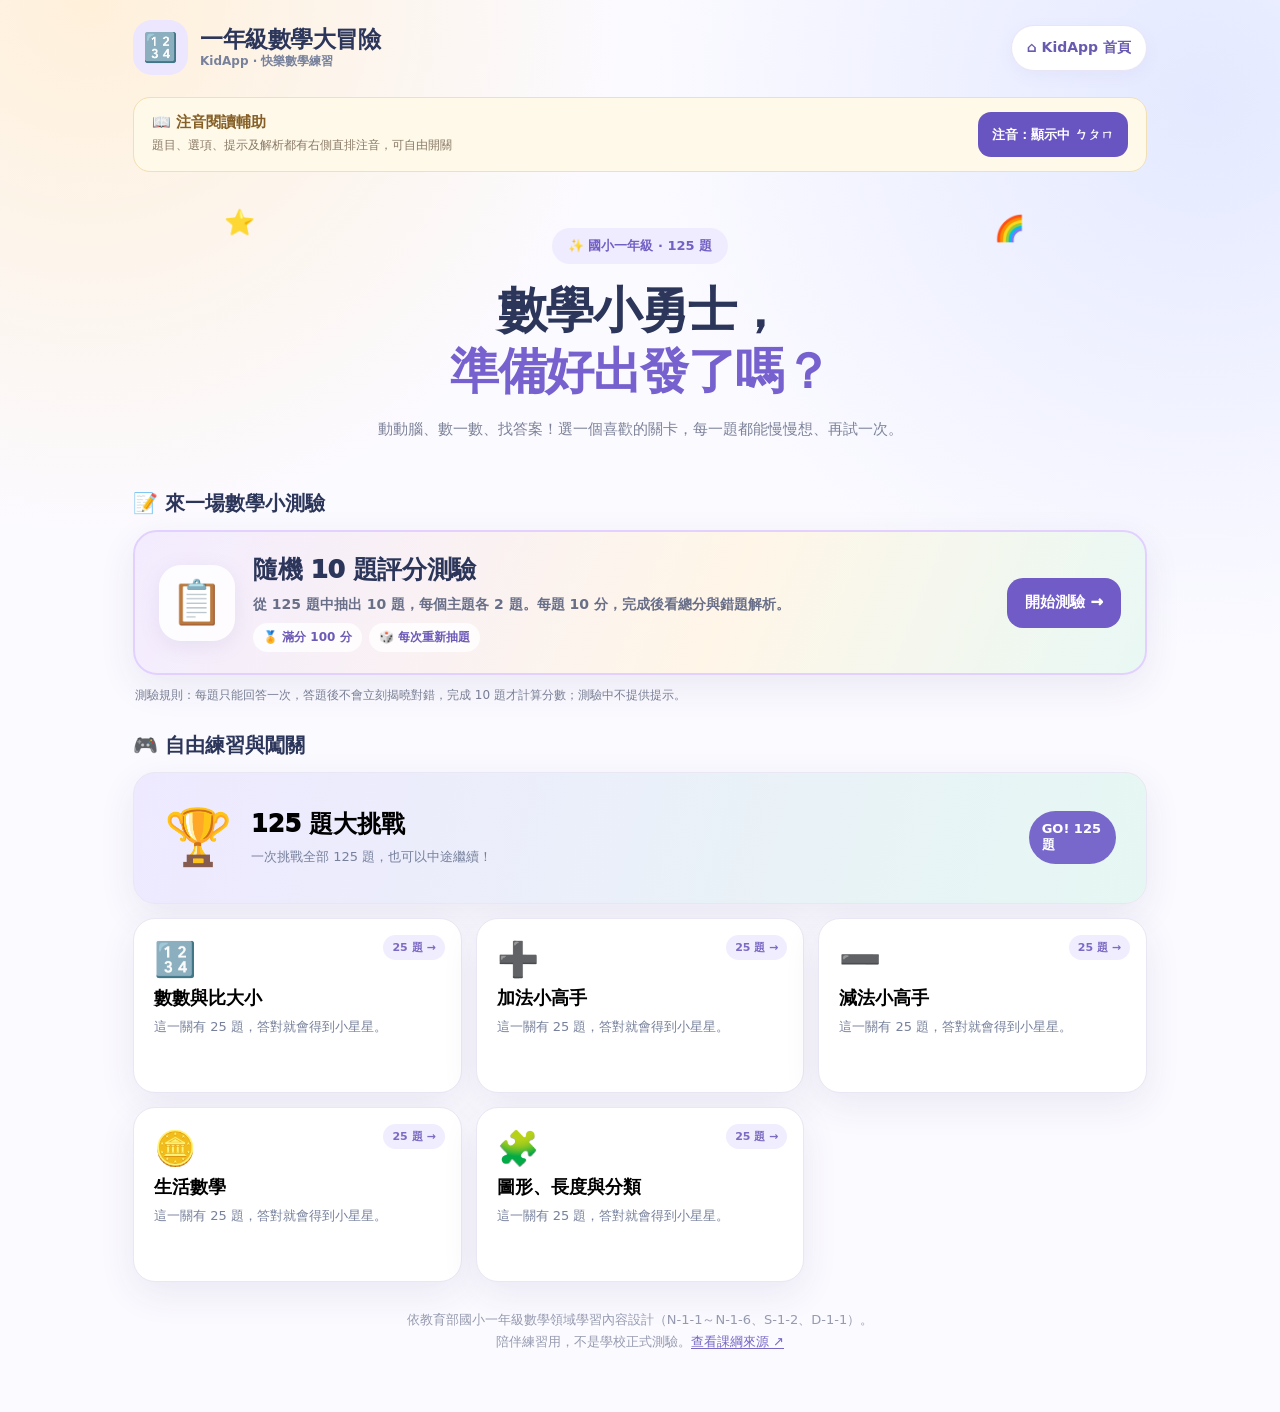
<file: apps/math-grade1/index.html>
<!doctype html>
<html lang="zh-Hant">
<head>
<meta charset="utf-8"><meta name="viewport" content="width=device-width,initial-scale=1,viewport-fit=cover"><meta name="theme-color" content="#fbfaff">
<meta name="description" content="KidApp 一年級數學大冒險：對照臺灣十二年國教數學領域一年級學習內容的125題兒童數學互動練習。">
<title>一年級數學大冒險｜125 題・注音輔助｜KidApp</title>
<style>
:root{--ink:#2c365a;--muted:#77819c;--line:#eae8f5;--violet:#715ed0;--purpleLight:#f1edff;--teal:#41b4a4;--shadow:0 12px 36px rgba(63,59,118,.09);--bg:#fbfaff}
*{box-sizing:border-box}html{scroll-behavior:smooth}body{margin:0;min-height:100vh;color:var(--ink);font-family:ui-rounded,"Noto Sans TC","PingFang TC","Microsoft JhengHei",system-ui,sans-serif;background:radial-gradient(circle at 7% 0,#fff0da,transparent 29%),radial-gradient(circle at 94% 7%,#e4e9ff,transparent 31%),#fbfaff}button{font:inherit;cursor:pointer;-webkit-tap-highlight-color:transparent}button:focus-visible,a:focus-visible{outline:4px solid #9c92e9;outline-offset:3px}a{text-decoration:none;color:inherit}
.shell{width:min(1060px,100%);margin:0 auto;padding:20px 23px 58px}.top{display:flex;align-items:center;justify-content:space-between;gap:10px;margin-bottom:22px}.brand{display:flex;align-items:center;gap:12px}.brandicon{width:55px;height:55px;background:#ece6ff;border-radius:19px;display:grid;place-items:center;font-size:28px}.brandname{font-size:23px;font-weight:950;line-height:1.25;letter-spacing:-.5px}.brandunder{font-size:12px;color:var(--muted);font-weight:750}.home{display:flex;align-items:center;justify-content:center;gap:5px;background:white;border:1px solid #e8e5f7;color:#685baf;padding:13px 15px;border-radius:100px;font-size:14px;font-weight:850;min-height:46px;box-shadow:0 5px 16px #7a6cbb10}.home:hover{background:#f3f0ff}
.welcome{text-align:center;padding:44px 20px 23px;position:relative}.spark{position:absolute;user-select:none;font-size:25px}.spark.a{left:9%;top:24px}.spark.b{right:12%;top:30px}.welcome .eyebrow{color:#7360c4;background:#f0ecff;padding:9px 16px;border-radius:90px;display:inline-flex;align-items:center;gap:6px;font-size:13px;font-weight:850}.welcome h1{font-size:clamp(31px,5vw,49px);font-weight:950;letter-spacing:-1.5px;line-height:1.25;margin:16px 0 13px}.welcome h1 em{color:#7661ce;font-style:normal}.welcome p{line-height:1.85;color:#7c8299;margin:0 auto;max-width:650px;font-size:15px}
.smallheading{font-weight:950;font-size:20px;margin:24px 0 13px}.modegrid{display:grid;grid-template-columns:repeat(3,minmax(0,1fr));gap:14px}.mode{border:1px solid #e9e7f3;box-shadow:var(--shadow);background:white;border-radius:22px;min-height:175px;text-align:left;padding:23px 20px;transition:transform .15s,box-shadow .15s;position:relative;display:flex;flex-direction:column;align-items:flex-start;gap:10px}.mode:hover{transform:translateY(-3px);box-shadow:0 18px 45px #6d60a127}.mode .modeemoji{font-size:34px;line-height:1}.mode strong{font-weight:950;font-size:18px}.mode .modecontent{display:flex;flex-direction:column;align-items:flex-start;gap:7px;width:100%}.mode .sub{font-size:13px;color:var(--muted);line-height:1.5}.mode .corner{position:absolute;top:16px;right:16px;padding:5px 9px;border-radius:99px;background:#f0edff;color:#7d6bc3;font-size:11px;font-weight:800}.mode.all{grid-column:span 3;background:linear-gradient(105deg,#eee9ff,#e6f7f3);min-height:132px;flex-direction:row;align-items:center;padding:22px 30px;gap:18px}.mode.all .modeemoji{font-size:55px}.mode.all .modecontent{display:flex;flex-direction:column;gap:7px}.mode.all strong{font-size:24px}.mode.all .corner{position:static;margin-left:auto;color:#fff;background:#7868cb;font-size:13px;padding:10px 13px}
.saved{background:#fffdf0;border:1px solid #f4df91;border-radius:19px;padding:16px 18px;display:flex;align-items:center;justify-content:space-between;gap:14px;margin-top:18px}.saved strong{display:block;font-size:15px}.saved small{display:block;color:#8b7b5a;margin-top:4px;line-height:1.6}.saved button{border:0;border-radius:13px;color:#fff;background:#a67a27;font-size:14px;font-weight:900;min-height:45px;padding:10px 14px;white-space:nowrap}
.playtop{display:flex;align-items:center;justify-content:space-between;gap:10px;margin:0 0 16px}.back{border:1px solid #e5e0f6;background:#fff;color:#7263b9;border-radius:100px;font-weight:900;padding:11px 15px;min-height:45px;font-size:14px}.chapter{background:#f3efff;border-radius:100px;padding:8px 13px;font-size:12px;color:#7160b8;font-weight:900}.score{font-size:13px;font-weight:900;color:#938035;background:#fff9df;border-radius:100px;padding:9px 13px}.stage{background:white;border-radius:27px;box-shadow:var(--shadow);border:1px solid #eeecf8;padding:26px 31px 25px}.stats{display:flex;justify-content:space-between;gap:10px;font-size:14px;font-weight:850;color:#777e97}.track{background:#efecf7;border-radius:99px;height:11px;overflow:hidden;margin-top:12px}.track span{display:block;height:100%;width:0;background:linear-gradient(90deg,#8a75e5,#54c5b3);border-radius:99px;transition:width .25s ease}.questionarea{text-align:center;padding:27px 8px 21px}.questionarea .bubble{display:inline-block;padding:7px 13px;background:#f5f1ff;color:#7567b6;font-size:12px;font-weight:900;border-radius:50px}.questionarea h2{font-weight:950;font-size:clamp(23px,3.4vw,34px);line-height:1.52;letter-spacing:-.4px;margin:15px auto 8px;max-width:750px}.read{border:0;background:transparent;color:#7565c8;font-weight:900;padding:10px 13px;border-radius:50px;font-size:13px}.read:hover{background:#f4f1ff}.visual{margin:8px auto 13px;min-height:130px;display:grid;place-items:center;max-width:780px}.visual-frame{padding:17px 20px;border-radius:22px;background:#faf9ff;border:1px dashed #e5def7;width:min(580px,100%);min-height:116px;display:flex;justify-content:center;align-items:center;flex-wrap:wrap;gap:13px}.visual.no-frame{min-height:112px}.emoji-group{display:flex;flex-wrap:wrap;align-items:center;justify-content:center;gap:4px;max-width:330px}.emoji-item{font-size:clamp(24px,3.6vw,39px);line-height:1.25}.join{font-size:26px;font-weight:950;color:#7869be}.emoji-item.taken{filter:grayscale(.75);opacity:.38;position:relative}.emoji-item.taken:after{content:'╱';position:absolute;inset:0;display:grid;place-items:center;color:#d25172;font-size:40px;opacity:1}.sumtext{font-size:clamp(36px,7vw,60px);font-weight:950;color:#7460bf;letter-spacing:1px}.sequence{display:flex;gap:8px;flex-wrap:wrap;justify-content:center}.numbertile{display:grid;place-items:center;background:#fff;border:2px solid #e3dff7;border-radius:15px;min-width:59px;min-height:59px;padding:6px 8px;font-size:25px;font-weight:950}.numbertile.mark{background:#eae4ff;color:#7763c7;border-color:#c9bdf5}.bigdigit{font-size:clamp(50px,10vw,84px);font-weight:950;color:#7965cf}.place-group{display:flex;gap:7px;align-items:flex-end;justify-content:center;flex-wrap:wrap;max-width:380px}.tenrod{height:74px;width:17px;border:2px solid #569fc9;border-radius:4px;background:repeating-linear-gradient(to bottom,#a8dbf9 0 5px,#65b9df 5px 7px);box-shadow:0 2px 5px #4ca7ca22}.unitblock{height:18px;width:18px;border-radius:5px;background:#ffbc70;border:2px solid #e3974a}.unitblock.many{margin:8px}
.money{display:flex;justify-content:center;gap:14px;flex-wrap:wrap}.coin{width:80px;height:80px;display:grid;place-items:center;border:6px double #c38f32;border-radius:50%;background:radial-gradient(circle at 30% 27%,#fff9d9,#f7d579 68%,#e2ac53);font-size:25px;font-weight:950;color:#895b23;box-shadow:0 5px 0 #c6954c55}.clock{width:160px;height:160px;max-width:100%}.calendar{background:white;border-radius:19px;border:2px solid #ede1fb;overflow:hidden;width:158px;box-shadow:0 7px 0 #ece6fb}.calendar .calhead{background:#b5a5ea;color:#fff;padding:8px;font-size:14px;font-weight:950}.calendar .calday{padding:20px 8px;font-size:26px;font-weight:950;color:#765cbe}.shapes{display:flex;align-items:center;justify-content:center;flex-wrap:wrap;gap:13px}.shapebox{width:67px;height:67px;display:grid;place-items:center;border:1px solid #e6e5f8;background:#fff;border-radius:16px;color:#735dc3;font-size:43px}.bars{display:grid;gap:11px;width:100%;max-width:470px}.barrow{display:flex;align-items:center;gap:12px}.barlabel{font-size:15px;font-weight:850;width:48px;text-align:left;flex-shrink:0}.bartrack{flex:1;background:#eeeef6;border-radius:100px;height:23px;overflow:hidden}.barfill{border-radius:100px;height:100%;min-width:6px}.unitrows{display:grid;gap:13px}.unitrow{display:flex;align-items:center;gap:12px;flex-wrap:wrap}.unitrow label{width:42px;font-weight:950}.unitcells{display:flex;gap:3px}.ucell{width:26px;height:26px;border-radius:6px;border:2px solid #fff;box-shadow:0 0 0 1px #c5bfdf}
.picktitle{font-size:15px;color:#7b849b;font-weight:900;text-align:center;margin:10px 0 15px}.choices{display:grid;grid-template-columns:repeat(2,minmax(0,1fr));gap:15px;max-width:720px;margin:0 auto}.answer{min-height:85px;display:flex;justify-content:center;align-items:center;gap:9px;border:2px solid #e7e5f2;background:#fff;border-radius:19px;padding:11px 14px;font-size:clamp(19px,3vw,26px);font-weight:950;color:#35415c;box-shadow:0 5px 0 #eae7f4;transition:transform .14s,border-color .14s,background .14s}.answer:not([disabled]):hover{transform:translateY(-2px);border-color:#bbb3ed;background:#faf8ff}.answer .letter{font-size:13px;display:grid;place-items:center;width:26px;height:26px;flex-shrink:0;border-radius:9px;background:#f3f0fc;color:#8b7cb5;font-weight:950;align-self:center}.answer.correct{background:#e6f9f0;border-color:#55bf95;color:#23845a;box-shadow:0 5px 0 #c0e9d7}.answer.wrong{background:#fff1f1;border-color:#eea2a7;color:#bc535e;box-shadow:0 5px 0 #f7d9dd}.answer[disabled]{cursor:default}.answer .shapeanswer{font-size:40px;line-height:1.2}.feedback{min-height:70px;margin:23px auto 0;max-width:720px;border-radius:17px;display:flex;align-items:center;justify-content:center;text-align:center;padding:13px 19px;font-weight:850;color:#8491aa;background:#f8f7fd;line-height:1.7;font-size:15px}.feedback.yes{background:#e9f9f0;color:#257b57}.feedback.no{background:#fff2f2;color:#ae5963}.gameactions{display:flex;justify-content:space-between;align-items:center;gap:10px;margin-top:18px;flex-wrap:wrap}.gameactions.exam-mode{justify-content:flex-end}.gameactions.exam-mode #nextBtn{margin-left:auto}.hint{background:#f3efff;color:#6f62ad;border:1px solid #e6dffc;border-radius:14px;padding:12px 16px;min-height:47px;font-size:14px;font-weight:850}.next{background:#7562ce;color:#fff;border:0;border-radius:14px;padding:13px 28px;font-weight:950;font-size:16px;min-height:49px;box-shadow:0 6px 0 #5d4da4}.next:hover{background:#6550c4}.next[hidden],section[hidden],div[hidden]{display:none!important}.bottom{color:#969bb0;font-size:13px;text-align:center;line-height:1.75;margin:27px auto 0}.bottom a{color:#7868c6;text-decoration:underline;text-underline-offset:2px}
.finish{text-align:center;padding:36px 18px 45px}.finish .award{font-size:78px}.finish h2{font-size:clamp(27px,5vw,39px);font-weight:950}.finish p{color:#77819a;font-size:16px;line-height:1.8}.finishstar{font-size:28px;font-weight:950;margin:24px auto;color:#b37c29;background:#fff6e4;display:inline-block;padding:14px 25px;border-radius:100px}.finishbuttons{display:flex;justify-content:center;gap:13px;flex-wrap:wrap}.finishbuttons .back{font-size:16px}
.confetti{pointer-events:none;position:fixed;left:50%;top:33%;font-size:23px;animation:pop 1.1s forwards;z-index:20}@keyframes pop{from{transform:translate(0,0) rotate(0);opacity:1}to{transform:translate(var(--x),var(--y)) rotate(180deg);opacity:0}}
@media(max-width:760px){.modegrid{grid-template-columns:repeat(2,minmax(0,1fr))}.mode.all{grid-column:span 2}.shell{padding:18px 17px 45px}.stage{padding:20px 19px}.questionarea{padding:23px 6px 16px}.visual-frame{padding:15px 12px}}
@media(max-width:470px){.shell{padding:13px 12px 40px}.brandicon{width:47px;height:47px;border-radius:15px;font-size:24px}.brandname{font-size:19px}.brandunder{font-size:11px}.home{font-size:12px;padding:9px 10px;min-height:43px}.welcome{padding:38px 5px 21px}.welcome h1{font-size:32px}.modegrid{gap:10px}.mode{padding:17px 14px;min-height:191px;gap:7px;border-radius:18px}.mode strong{font-size:16px}.mode .sub{font-size:12px}.mode .corner{font-size:10px;top:12px;right:10px}.mode.all{min-height:112px;padding:16px 16px}.mode.all .modeemoji{font-size:45px}.mode.all .modecontent{flex:1;min-width:0}.mode.all .corner{flex-shrink:0}.mode.all strong{font-size:19px}.mode.all .corner{font-size:10px;padding:8px;margin-left:auto}.stage{padding:17px 12px;border-radius:22px}.questionarea h2{font-size:clamp(22px,6vw,29px);line-height:1.5}.playtop{gap:6px}.back,.chapter,.score{font-size:11px;padding:9px 10px}.visual{min-height:113px}.visual-frame{min-height:95px;gap:8px;padding:12px}.emoji-item{font-size:29px}.emoji-group{max-width:210px;gap:3px}.join{font-size:20px}.choices{gap:11px}.answer{min-height:76px;border-radius:15px;padding:9px 6px;font-size:19px;gap:5px}.answer .letter{width:23px;height:23px;font-size:11px;border-radius:7px}.answer .shapeanswer{font-size:31px}.feedback{font-size:13px;margin-top:17px;min-height:66px;padding:10px}.gameactions{gap:6px}.hint{padding:10px 11px;font-size:12px}.next{padding:11px 19px;font-size:15px}.money .coin{width:67px;height:67px;font-size:22px}.clock{width:145px;height:145px}.numbertile{min-width:49px;min-height:53px;font-size:21px}.bars{gap:8px}.barrow{gap:7px}.barlabel{font-size:13px;width:39px}.bartrack{height:22px}.ucell{width:22px;height:22px}.unitrow{gap:5px}}
@media(max-width:345px){.mode .corner{position:static}.mode.all .corner{position:static}.mode.all .modeemoji{font-size:37px}.mode.all strong{font-size:17px}.mode.all{gap:10px}.stats{font-size:12px}.answer{font-size:17px}.answer .letter{font-size:10px;width:21px;height:21px}.questionarea h2{font-size:21px}}
@media(prefers-reduced-motion:reduce){*,*::before,*::after{animation:none!important;transition:none!important;scroll-behavior:auto!important}}

/* 隨機10題：獨立測驗入口、明確成績、錯題回顧 */
.exam-entry{width:100%;display:flex;align-items:center;text-align:left;gap:18px;padding:21px 24px;border:2px solid #e2d1ff;background:linear-gradient(112deg,#f3ecff 0%,#fff6e8 58%,#e9f8f4 100%);border-radius:24px;box-shadow:var(--shadow);color:var(--ink);transition:transform .18s,box-shadow .18s}
.exam-entry:hover{transform:translateY(-2px);box-shadow:0 15px 32px #8275ba23}
.exam-symbol{width:76px;height:76px;flex:0 0 76px;border-radius:22px;background:#ffffffd9;display:grid;place-items:center;font-size:43px;box-shadow:0 5px 20px #8876b020}
.exam-words{display:flex;flex-direction:column;gap:7px;flex:1;min-width:0}
.exam-title{font-size:clamp(19px,2.6vw,25px);font-weight:950;letter-spacing:-.4px}
.exam-copy{font-size:14px;color:#696f89;font-weight:750;line-height:1.65}
.exam-badges{display:flex;flex-wrap:wrap;gap:7px}
.exam-badge{background:#ffffffcf;color:#6d5ab7;border-radius:90px;font-size:12px;font-weight:900;padding:6px 10px}
.exam-go{flex:0 0 auto;display:grid;place-items:center;border-radius:16px;padding:12px 18px;color:white;font-size:15px;font-weight:950;background:#715bc6;min-height:50px}
.exam-tip{margin:10px 2px 26px;color:#777e94;font-size:12px;line-height:1.7}
.exam-picked{background:#edf0ff!important;border-color:#938be5!important;color:#554f9a!important;box-shadow:0 5px 0 #dcdcf5!important}
.exam-result-score{font-size:clamp(25px,5vw,36px)!important;background:#eeeaff!important;color:#6651be!important;border-radius:24px!important;padding:16px 28px!important}
.exam-result-score b{font-size:1.2em}
.review-panel{max-width:760px;margin:24px auto;text-align:left;border-radius:20px;border:1px solid #e7e4f4;overflow:hidden;background:#fbfaff}
.review-panel summary{cursor:pointer;list-style:none;font-size:16px;font-weight:950;padding:18px 20px;color:#6357a9;display:flex;justify-content:space-between;align-items:center;gap:10px}
.review-panel summary::-webkit-details-marker{display:none}
.review-panel summary:after{content:'⌄';font-size:19px}
.review-panel[open] summary:after{content:'⌃'}
.review-list{margin:0;padding:0 18px 17px;list-style:none;display:grid;gap:10px}
.review-item{background:white;border:1px solid #ebe7f5;border-radius:16px;padding:13px 16px;line-height:1.7;font-size:14px}
.review-item.iswrong{border-left:5px solid #efa7a4}.review-item.isright{border-left:5px solid #7bd7b2}
.review-item strong{font-size:15px}.review-item .review-answer{margin-top:5px;color:#61718b}.review-item .review-explain{margin-top:5px;color:#727b97}
@media(max-width:650px){.exam-entry{gap:11px;padding:17px 15px;align-items:flex-start;flex-wrap:wrap}.exam-symbol{width:56px;height:56px;flex-basis:56px;font-size:30px;border-radius:17px}.exam-words{min-width:calc(100% - 72px)}.exam-copy{font-size:13px}.exam-go{width:100%;min-height:46px;padding:9px 16px}.review-panel summary{font-size:14px}.review-list{padding:0 11px 13px}}

/* 正式版注音：國字右側直排注音，輕聲點置於注音上方；不更動任何答案或分數。 */
.bopo-banner{display:flex;align-items:center;justify-content:space-between;flex-wrap:wrap;gap:12px;padding:14px 18px;background:#fff9e9;border:1px solid #f2dfb4;border-radius:17px;margin-bottom:12px}
.bopo-banner strong{display:block;color:#855f26;font-size:15px;font-weight:950}.bopo-banner span{display:block;font-size:12px;color:#8a7965;margin-top:4px;line-height:1.6}
.bopo-tools{display:flex;align-items:center;gap:10px;flex-wrap:wrap}.bopo-switch{border:0;min-height:45px;border-radius:13px;padding:10px 14px;background:#6955c1;color:white;font-weight:900;font-size:13px;white-space:nowrap}
.official-link{display:grid;place-items:center;min-height:45px;border-radius:13px;padding:10px 12px;color:#6c5ca2;background:#fff;border:1px solid #e9e0cf;font-size:13px;font-weight:900}

/* 每字左右並排：中文在左，右側拼音符號直排。 */
span.bopo{display:inline-flex;flex-direction:row;align-items:center;justify-content:center;vertical-align:middle;white-space:nowrap;letter-spacing:0;line-height:1.2;margin-inline:0 .015em}
span.bopo .bopo-han{display:inline-block;white-space:nowrap;line-height:1.2;flex:0 0 auto}
span.bopo .bopo-rt{position:relative;display:inline-flex;flex:0 0 auto;align-items:center;justify-content:flex-start;min-width:1.05em;margin-left:.10em;font-family:"Noto Sans CJK TC","Noto Sans TC","PingFang TC","Microsoft JhengHei",sans-serif;color:#745cad;font-weight:800;font-size:.64em;line-height:1;white-space:nowrap;text-align:center;letter-spacing:0}
span.bopo .bopo-rt .bopo-sounds{display:inline-flex;flex-direction:column;align-items:center;justify-content:center;line-height:1;letter-spacing:0;white-space:nowrap}
span.bopo .bopo-rt .bopo-sound{display:block;line-height:1;white-space:nowrap}
span.bopo .bopo-rt .bopo-tone{display:inline-block;margin-left:-.04em;align-self:flex-end;padding-bottom:.12em;font-size:.94em;line-height:1}
/* 輕聲點以小圓點標於右側注音列的上方。 */
span.bopo .bopo-rt.bopo-light{padding-top:.55em}
span.bopo .bopo-rt .bopo-light-dot{position:absolute;top:-.06em;left:0;right:0;line-height:.75;font-size:1.15em;text-align:center}
.no-bopo span.bopo .bopo-rt{display:none}
/* 右側標音比上標更緊湊，維持足夠的換行與觸控區域。 */
.questionarea h2{line-height:1.85;padding-top:2px}
.answer{min-height:102px;line-height:1.65;padding-top:14px;padding-bottom:13px}
.answer .read-option{line-height:1.65;overflow-wrap:anywhere}
.feedback{line-height:1.85;min-height:83px;padding-top:13px;padding-bottom:14px}
.review-item{line-height:2;overflow-wrap:anywhere;word-break:normal}.review-item strong,.review-item .review-answer,.review-item .review-explain{overflow-wrap:anywhere;word-break:normal}.review-panel{overflow:visible}.review-list{min-width:0}
.no-bopo .questionarea h2{line-height:1.52}.no-bopo .answer{min-height:85px;line-height:1.5;padding-top:11px;padding-bottom:11px}.no-bopo .feedback{min-height:70px;line-height:1.7;padding-top:13px;padding-bottom:13px}.no-bopo .review-item{line-height:1.7;padding-top:13px}
@media(max-width:470px){.bopo-banner{padding:12px 13px}.bopo-tools{width:100%}.bopo-switch{flex:1}.official-link{flex:1}.questionarea h2{font-size:clamp(20px,5.8vw,25px);line-height:1.9}.answer{font-size:clamp(17px,4.9vw,22px);min-height:96px;padding:14px 7px 12px;gap:5px}.choices{gap:10px}.answer .letter{width:23px;height:23px;font-size:11px}}
@media(max-width:345px){.questionarea h2{font-size:20px}.answer{font-size:17px;gap:4px}.answer .letter{width:19px;height:19px;font-size:10px}}
</style>
</head>
<body>
<main class="shell">
<header class="top"><div class="brand"><div class="brandicon" aria-hidden="true">🔢</div><div><div class="brandname">一年級數學大冒險</div><div class="brandunder">KidApp · 快樂數學練習</div></div></div><a class="home" href="../../">⌂ KidApp 首頁</a></header>
<div class="bopo-banner" role="region" aria-label="注音閱讀輔助設定"><div><strong>📖 注音閱讀輔助</strong><span>題目、選項、提示及解析都有右側直排注音，可自由開關</span></div><div class="bopo-tools"><button type="button" id="zhuyinToggle" class="bopo-switch" aria-pressed="true">注音：顯示中 ㄅㄆㄇ</button></div></div>
<section id="menuScene" aria-label="選擇數學練習主題"><div class="welcome"><span class="spark a">⭐</span><span class="spark b">🌈</span><div class="eyebrow">✨ 國小一年級 · 125 題</div><h1>數學小勇士，<br><em>準備好出發了嗎？</em></h1><p>動動腦、數一數、找答案！選一個喜歡的關卡，每一題都能慢慢想、再試一次。</p></div><h2 class="smallheading">📝 來一場數學小測驗</h2>
<button id="startExamBtn" class="exam-entry" type="button" aria-label="開始隨機十題評分測驗，滿分一百分">
<span class="exam-symbol" aria-hidden="true">📋</span>
<span class="exam-words"><span class="exam-title">隨機 10 題評分測驗</span><span class="exam-copy">從 125 題中抽出 10 題，每個主題各 2 題。每題 10 分，完成後看總分與錯題解析。</span><span class="exam-badges"><span class="exam-badge">🏅 滿分 100 分</span><span class="exam-badge">🎲 每次重新抽題</span></span></span>
<span class="exam-go">開始測驗 →</span></button>
<p class="exam-tip">測驗規則：每題只能回答一次，答題後不會立刻揭曉對錯，完成 10 題才計算分數；測驗中不提供提示。</p>
<div id="savedProgress" class="saved" hidden></div><h2 class="smallheading">🎮 自由練習與闖關</h2><div id="modeGrid" class="modegrid"></div></section>
<section id="gameScene" hidden aria-label="數學答題區"><div class="playtop"><button class="back" id="backMenu" type="button">← 選擇關卡</button><span id="currentChapter" class="chapter">數數與比大小</span><span class="score" id="currentStars">⭐ 0</span></div><div class="stage"><div class="stats"><span id="questionCounter">第 1 / 125 題</span><span id="progressPercent">進度 0%</span></div><div class="track" role="progressbar" id="progressTrack" aria-valuenow="0" aria-valuemin="0" aria-valuemax="100" aria-label="答題進度"><span id="progressFill"></span></div><div class="questionarea"><span class="bubble" id="unitLabel">🔢 數數與比大小</span><h2 id="questionText">開始挑戰！</h2><button type="button" class="read" id="speakQuestion">🔊 朗讀題目</button><div class="visual" id="visual" aria-label="題目示意圖"></div></div><div class="picktitle">👇 請選出正確答案</div><div id="choices" class="choices" role="group" aria-label="四選一答案"></div><div id="feedback" class="feedback" role="status" aria-live="polite">你可以慢慢想，答錯也沒關係喔！</div><div class="gameactions"><button class="hint" id="hintBtn" type="button">💡 給我提示</button><button class="next" id="nextBtn" hidden type="button">下一題 →</button></div></div></section>
<section id="finishScene" class="stage finish" hidden aria-label="闖關完成"><div class="award" aria-hidden="true" id="finishAward">🏆</div><h2 id="finishTitle">哇！你完成挑戰了！</h2><p id="finishDesc">你真的好棒，繼續保持好奇心！</p><div class="finishstar" id="finishStars">⭐ 10 / 10 題</div><div id="examReview" hidden></div><div class="finishbuttons"><button id="againBtn" class="next" type="button">再玩一次 ↻</button><button id="selectBtn" class="back" type="button">選其他關卡</button></div></section>
<p class="bottom">依教育部國小一年級數學領域學習內容設計（N-1-1～N-1-6、S-1-2、D-1-1）。<br>陪伴練習用，不是學校正式測驗。<a href="https://edu.law.moe.gov.tw/LawContent.aspx?id=GL001788" target="_blank" rel="noopener noreferrer">查看課綱來源 ↗</a></p>
</main>
<script>
// Data source: N-1-1 ... N-1-6, S-1-2, D-1-1. 125 questions (50 foundation + 15 advanced + 20 hard + 40 expert).
const QUESTION_BANK = [{"id":"N01","cat":"number","question":"這裡有幾顆蘋果？","options":["4","5","6","7"],"answer":"5","explain":"一顆一顆數：1、2、3、4、5，共 5 顆。","visual":{"type":"objects","items":[{"emoji":"🍎","count":5}]},"hint":"用手指一顆一顆數看看。"},{"id":"N02","cat":"number","question":"這裡有幾顆星星？","options":["6","7","8","9"],"answer":"8","explain":"數完 8 顆星星，所以答案是 8。","visual":{"type":"objects","items":[{"emoji":"⭐","count":8}]},"hint":"從左到右，一顆一顆數。"},{"id":"N03","cat":"number","question":"19 的下一個數是幾？","options":["18","20","21","29"],"answer":"20","explain":"19 再往後數一個，就是 20。","visual":{"type":"sequence","tokens":["17","18","19","❓","21"]},"hint":"從 19 往後再數一個。"},{"id":"N04","cat":"number","question":"40 的前一個數是幾？","options":["30","39","41","49"],"answer":"39","explain":"40 往前數一個，就是 39。","visual":{"type":"sequence","tokens":["38","❓","40","41"]},"hint":"想一想 38、39、40 的順序。"},{"id":"N05","cat":"number","question":"36 和 63，哪個數比較大？","options":["33","36","60","63"],"answer":"63","explain":"63 有 6 個十，36 有 3 個十，所以 63 比較大。","visual":{"type":"compare","values":["36","63"]},"hint":"先比較十位數字。"},{"id":"N06","cat":"number","question":"72 和 27，哪個數比較小？","options":["27","29","72","77"],"answer":"27","explain":"27 有 2 個十，72 有 7 個十，所以 27 比較小。","visual":{"type":"compare","values":["72","27"]},"hint":"先看兩個數的十位。"},{"id":"N07","cat":"number","question":"4 個十和 3 個一，合起來是多少？","options":["13","34","40","43"],"answer":"43","explain":"4 個十是 40，再加 3 個一，就是 43。","visual":{"type":"place","tens":4,"ones":3},"hint":"4 個十是 40，再加上 3 個。"},{"id":"N08","cat":"number","question":"58 裡面有幾個十？","options":["5","8","50","58"],"answer":"5","explain":"58＝5 個十和 8 個一，所以有 5 個十。","visual":{"type":"big","text":"58"},"hint":"看 58 左邊的數字。"},{"id":"N09","cat":"number","question":"70 的個位數字是幾？","options":["0","7","10","70"],"answer":"0","explain":"70 有 7 個十、0 個一；個位是 0。","visual":{"type":"place","tens":7,"ones":0},"hint":"看 70 右邊的數字。"},{"id":"N10","cat":"number","question":"46、47、□、49，空格應該填什麼？","options":["45","48","50","58"],"answer":"48","explain":"46、47、48、49，每次都增加 1。","visual":{"type":"sequence","tokens":["46","47","❓","49"]},"hint":"從 46 一個一個往後數。"},{"id":"N11","cat":"number","question":"6 個十和 8 個一，合起來再加 1 是多少？","options":["68","69","78","79"],"answer":"69","explain":"6 個十和 8 個一是 68，再加 1 就是 69。","visual":{"type":"place","tens":6,"ones":8},"hint":"先想 6 個十和 8 個一是多少，再往後數一個。","difficulty":"challenge"},{"id":"N12","cat":"number","question":"93、39、94、49，從小到大排，第二個數是幾？","options":["39","49","93","94"],"answer":"49","explain":"從小到大是 39、49、93、94，第二個是 49。","visual":{"type":"sequence","tokens":["93","39","94","49"]},"hint":"先比十位，十位相同再比個位。","difficulty":"challenge"},{"id":"N13","cat":"number","question":"□、77、78、79、□，兩個空格依序要填幾？","options":["76 和 80","76 和 81","75 和 80","77 和 80"],"answer":"76 和 80","explain":"77 前面是 76，79 後面是 80，依序填 76 和 80。","visual":{"type":"sequence","tokens":["❓","77","78","79","❓"]},"hint":"前一個數少 1，下一個數多 1。","difficulty":"challenge"},{"id":"A01","cat":"add","question":"2 ＋ 3 ＝ ？","options":["4","5","6","7"],"answer":"5","explain":"2 顆加 3 顆，合起來是 5 顆。","visual":{"type":"objects","items":[{"emoji":"🍓","count":2},{"emoji":"🍓","count":3}],"join":"+ "},"hint":"先數 2 顆，再接著數 3 顆。"},{"id":"A02","cat":"add","question":"5 ＋ 4 ＝ ？","options":["8","9","10","11"],"answer":"9","explain":"5 再加 4，就是 9。","visual":{"type":"objects","items":[{"emoji":"🟡","count":5},{"emoji":"🟡","count":4}],"join":"＋"},"hint":"從 5 繼續往後數 4 個。"},{"id":"A03","cat":"add","question":"6 ＋ 2 ＝ ？","options":["7","8","9","10"],"answer":"8","explain":"6、7、8，所以 6＋2＝8。","visual":{"type":"equation","text":"6 + 2 = ?"},"hint":"6 往後數兩下。"},{"id":"A04","cat":"add","question":"7 ＋ 3 ＝ ？","options":["9","10","11","12"],"answer":"10","explain":"7 加上 3，剛好湊成 10。","visual":{"type":"equation","text":"7 + 3 = ?"},"hint":"7 還差幾個就到 10？"},{"id":"A05","cat":"add","question":"8 ＋ 5 ＝ ？","options":["12","13","14","15"],"answer":"13","explain":"8＋2＝10，剩下 3，所以答案是 13。","visual":{"type":"equation","text":"8 + 5 = ?"},"hint":"可以先把 8 湊成 10。"},{"id":"A06","cat":"add","question":"9 ＋ 6 ＝ ？","options":["14","15","16","17"],"answer":"15","explain":"9＋1＝10，再加 5，就是 15。","visual":{"type":"equation","text":"9 + 6 = ?"},"hint":"9 先加 1 變成 10。"},{"id":"A07","cat":"add","question":"10 ＋ 7 ＝ ？","options":["13","16","17","18"],"answer":"17","explain":"10 再加 7，答案就是 17。","visual":{"type":"equation","text":"10 + 7 = ?"},"hint":"10 個再多 7 個，是多少？"},{"id":"A08","cat":"add","question":"4 ＋ 4 ＝ ？","options":["6","7","8","9"],"answer":"8","explain":"4 和 4 合起來共有 8。","visual":{"type":"objects","items":[{"emoji":"🐞","count":4},{"emoji":"🐞","count":4}],"join":"＋"},"hint":"兩組都是 4，全部數數看。"},{"id":"A09","cat":"add","question":"0 ＋ 6 ＝ ？","options":["0","5","6","7"],"answer":"6","explain":"0 表示沒有，加入 6 個還是 6。","visual":{"type":"equation","text":"0 + 6 = ?"},"hint":"什麼都沒有，再放進 6 個。"},{"id":"A10","cat":"add","question":"小美有 7 顆糖果，媽媽再給 4 顆。現在共有幾顆？","options":["10","11","12","13"],"answer":"11","explain":"原本 7 顆，再增加 4 顆，所以 7＋4＝11。","visual":{"type":"objects","items":[{"emoji":"🍬","count":7},{"emoji":"🍬","count":4}],"join":"＋"},"hint":"糖果變多了，用加法。"},{"id":"A11","cat":"add","question":"9 ＋ 8 ＝ ？","options":["15","16","17","18"],"answer":"17","explain":"先用 8 裡的 1 和 9 湊成 10，再加剩下的 7，得到 17。","visual":{"type":"equation","text":"9 ＋ 8 ＝ ？"},"hint":"想想 9 加幾會變成 10。","difficulty":"challenge"},{"id":"A12","cat":"add","question":"□ ＋ 7 ＝ 15，□ 是多少？","options":["6","7","8","9"],"answer":"8","explain":"8 加 7 等於 15，所以空格是 8。","visual":{"type":"equation","text":"□ ＋ 7 ＝ 15"},"hint":"想一想幾加 7 會得到 15。","difficulty":"challenge"},{"id":"A13","cat":"add","question":"小美有 6 顆糖果，媽媽給 5 顆，爸爸又給 4 顆，共有幾顆？","options":["13 顆","14 顆","15 顆","16 顆"],"answer":"15 顆","explain":"先算 6 加 5 是 11，再加 4，總共是 15 顆。","visual":{"type":"objects","items":[{"emoji":"🍬","count":6},{"emoji":"🍬","count":5},{"emoji":"🍬","count":4}],"join":"＋"},"hint":"分兩次加，先算 6 加 5，再加 4。","difficulty":"challenge"},{"id":"S01","cat":"subtract","question":"7 − 3 ＝ ？","options":["3","4","5","6"],"answer":"4","explain":"7 拿走 3，還剩 4。","visual":{"type":"take","emoji":"🍎","count":7,"take":3},"hint":"把 7 顆中的 3 顆拿走，再數剩下的。"},{"id":"S02","cat":"subtract","question":"9 − 4 ＝ ？","options":["4","5","6","7"],"answer":"5","explain":"9 − 4＝5。","visual":{"type":"take","emoji":"🌸","count":9,"take":4},"hint":"把 4 朵劃掉，數剩下的。"},{"id":"S03","cat":"subtract","question":"10 − 6 ＝ ？","options":["3","4","5","6"],"answer":"4","explain":"10 拿走 6，還有 4。","visual":{"type":"equation","text":"10 − 6 = ?"},"hint":"想想 6 再加多少會變成 10？"},{"id":"S04","cat":"subtract","question":"12 − 5 ＝ ？","options":["6","7","8","9"],"answer":"7","explain":"12 拿走 5，還剩 7。","visual":{"type":"equation","text":"12 − 5 = ?"},"hint":"12 往回數 5 下。"},{"id":"S05","cat":"subtract","question":"15 − 7 ＝ ？","options":["7","8","9","10"],"answer":"8","explain":"因為 7＋8＝15，所以 15−7＝8。","visual":{"type":"equation","text":"15 − 7 = ?"},"hint":"7 加上多少會是 15？"},{"id":"S06","cat":"subtract","question":"18 − 9 ＝ ？","options":["8","9","10","11"],"answer":"9","explain":"18 減去 9，就是 9。","visual":{"type":"equation","text":"18 − 9 = ?"},"hint":"9 和 9 加起來是 18。"},{"id":"S07","cat":"subtract","question":"14 − 4 ＝ ？","options":["9","10","11","12"],"answer":"10","explain":"14 拿走 4，剛好剩下 10。","visual":{"type":"equation","text":"14 − 4 = ?"},"hint":"14 比 10 多幾個？"},{"id":"S08","cat":"subtract","question":"20 − 10 ＝ ？","options":["0","5","10","20"],"answer":"10","explain":"20 有兩個十，拿走一個十，還剩一個十。","visual":{"type":"place","tens":2,"ones":0},"hint":"兩個十，拿走一個十。"},{"id":"S09","cat":"subtract","question":"6 − 0 ＝ ？","options":["0","5","6","7"],"answer":"6","explain":"一個都沒有拿走，所以還是 6。","visual":{"type":"equation","text":"6 − 0 = ?"},"hint":"沒有拿走，數量會變嗎？"},{"id":"S10","cat":"subtract","question":"池塘有 11 隻鴨子，游走 3 隻，剩下幾隻？","options":["7","8","9","10"],"answer":"8","explain":"游走後變少了，11−3＝8。","visual":{"type":"take","emoji":"🦆","count":11,"take":3},"hint":"用減法：11 拿走 3。"},{"id":"S11","cat":"subtract","question":"17 − 8 ＝ ？","options":["8","9","10","11"],"answer":"9","explain":"17 減去 8 還有 9，因為 8 加 9 等於 17。","visual":{"type":"equation","text":"17 − 8 ＝ ？"},"hint":"想一想 8 加多少是 17。","difficulty":"challenge"},{"id":"S12","cat":"subtract","question":"□ − 6 ＝ 8，□ 是多少？","options":["12","13","14","15"],"answer":"14","explain":"14 減 6 等於 8，所以空格是 14。","visual":{"type":"equation","text":"□ − 6 ＝ 8"},"hint":"把 8 和 6 加起來。","difficulty":"challenge"},{"id":"S13","cat":"subtract","question":"小安有 18 顆糖果，送出 5 顆，又吃掉 4 顆，還有幾顆？","options":["8 顆","9 顆","10 顆","11 顆"],"answer":"9 顆","explain":"18 先減 5 得到 13，再減 4 剩下 9 顆。","visual":{"type":"equation","text":"18 − 5 − 4 ＝ ？"},"hint":"先算 18 減 5，再減 4。","difficulty":"challenge"},{"id":"L01","cat":"life","question":"一個 10 元和一個 5 元，合起來有幾元？","options":["5 元","10 元","15 元","20 元"],"answer":"15 元","explain":"10 元＋5 元＝15 元。","visual":{"type":"coins","values":[10,5]},"hint":"把 10 和 5 加起來。"},{"id":"L02","cat":"life","question":"兩個 5 元硬幣，合起來是幾元？","options":["5 元","10 元","15 元","20 元"],"answer":"10 元","explain":"5 元＋5 元＝10 元。","visual":{"type":"coins","values":[5,5]},"hint":"兩個 5 元，合起來是多少？"},{"id":"L03","cat":"life","question":"兩個 10 元硬幣，合起來是幾元？","options":["10 元","15 元","20 元","50 元"],"answer":"20 元","explain":"10 元＋10 元＝20 元。","visual":{"type":"coins","values":[10,10]},"hint":"10 再加 10。"},{"id":"L04","cat":"life","question":"一個 50 元，可以換成幾個 10 元？","options":["3 個","4 個","5 個","6 個"],"answer":"5 個","explain":"10＋10＋10＋10＋10＝50，所以可換 5 個。","visual":{"type":"coins","values":[50]},"hint":"一直數 10、20、30、40、50。"},{"id":"L05","cat":"life","question":"小安有 10 元，買 6 元的貼紙，找回幾元？","options":["2 元","3 元","4 元","5 元"],"answer":"4 元","explain":"10 元−6 元＝4 元。","visual":{"type":"coins","values":[10]},"hint":"付 10 元、花 6 元，還剩多少？"},{"id":"L06","cat":"life","question":"時鐘顯示的是幾點？","options":["2 點","3 點","3 點半","6 點"],"answer":"3 點","explain":"長針指 12、短針指 3，就是 3 點。","visual":{"type":"clock","hour":3,"minute":0},"hint":"長針指著 12，表示整點。"},{"id":"L07","cat":"life","question":"這個時鐘顯示幾點半？","options":["6 點半","7 點","7 點半","8 點半"],"answer":"7 點半","explain":"長針指 6、短針在 7 和 8 中間，就是 7 點半。","visual":{"type":"clock","hour":7,"minute":30},"hint":"長針指 6，就是「半點」。"},{"id":"L08","cat":"life","question":"時鐘顯示的是幾點？","options":["8 點","9 點","9 點半","12 點"],"answer":"9 點","explain":"長針指 12、短針指 9，就是 9 點。","visual":{"type":"clock","hour":9,"minute":0},"hint":"先看短針指向哪個數字。"},{"id":"L09","cat":"life","question":"今天是星期二，明天是星期幾？","options":["星期一","星期三","星期四","星期五"],"answer":"星期三","explain":"星期二的下一天是星期三。","visual":{"type":"calendar","today":"星期二","label":"今天"},"hint":"想想星期一、星期二、星期三。"},{"id":"L10","cat":"life","question":"今天是星期五，昨天是星期幾？","options":["星期三","星期四","星期六","星期日"],"answer":"星期四","explain":"星期五的前一天是星期四。","visual":{"type":"calendar","today":"星期五","label":"今天"},"hint":"從星期五往前數一天。"},{"id":"L11","cat":"life","question":"小安有 20 元，買 8 元的鉛筆，還剩幾元？","options":["10 元","11 元","12 元","13 元"],"answer":"12 元","explain":"20 元減去 8 元，還剩 12 元。","visual":{"type":"coins","values":[10,10]},"hint":"算一算 20 減 8。","difficulty":"challenge"},{"id":"L12","cat":"life","question":"1 個 10 元、1 個 5 元和 3 個 1 元，合起來有幾元？","options":["16 元","17 元","18 元","19 元"],"answer":"18 元","explain":"10 元加 5 元是 15 元，再加 3 元就是 18 元。","visual":{"type":"coins","values":[10,5,1,1,1]},"hint":"先算 10 加 5，再加三個 1。","difficulty":"challenge"},{"id":"L13","cat":"life","question":"時鐘的長針指 6，短針在 4 和 5 中間，是幾點半？","options":["4 點","4 點半","5 點","5 點半"],"answer":"4 點半","explain":"長針指 6 表示半點，短針在 4 和 5 中間，是 4 點半。","visual":{"type":"clock","hour":4,"minute":30},"hint":"長針指 6 是半點，短針剛過 4。","difficulty":"challenge"},{"id":"G01","cat":"shape","question":"下面哪個是三角形？","options":["△","□","○","▭"],"answer":"△","explain":"三角形有三條邊、三個角。","visual":{"type":"shapes","values":["△","□","○","▭"]},"hint":"找找有三條邊的圖形。"},{"id":"G02","cat":"shape","question":"這排圖形裡有幾個三角形？","options":["2 個","3 個","4 個","5 個"],"answer":"3 個","explain":"依序看圖形：三角形共有 3 個。","visual":{"type":"shapes","values":["△","□","△","○","△"]},"hint":"只數三角形，別把正方形算進去。"},{"id":"G03","cat":"shape","question":"下面哪個是長方形？","options":["○","▭","△","☆"],"answer":"▭","explain":"長方形有四個角，左右兩邊一樣長、上下兩邊一樣長。","visual":{"type":"shapes","values":["○","▭","△","☆"]},"hint":"找找長長的四邊形。"},{"id":"G04","cat":"shape","question":"哪個物品的形狀最容易在平地上滾動？","options":["球","書本","橡皮擦","積木盒"],"answer":"球","explain":"球的表面是圓滑的，很容易滾動。","visual":{"type":"objects","items":[{"emoji":"⚽","count":1},{"emoji":"📗","count":1},{"emoji":"📦","count":1}]},"hint":"想一想玩球時，球會怎麼動？"},{"id":"G05","cat":"shape","question":"哪一條彩帶最長？","options":["紅色","黃色","綠色","藍色"],"answer":"黃色","explain":"黃色彩帶延伸得最遠，所以最長。","visual":{"type":"bars","items":[{"label":"紅色","size":52,"color":"#ff7e85"},{"label":"黃色","size":96,"color":"#ffcc4f"},{"label":"綠色","size":70,"color":"#54c7a6"},{"label":"藍色","size":43,"color":"#6ca8ff"}]},"hint":"看哪一條延伸得最右邊。"},{"id":"G06","cat":"shape","question":"哪一條彩帶最短？","options":["紅色","黃色","綠色","藍色"],"answer":"藍色","explain":"藍色彩帶最短。","visual":{"type":"bars","items":[{"label":"紅色","size":65,"color":"#ff7e85"},{"label":"黃色","size":88,"color":"#ffcc4f"},{"label":"綠色","size":75,"color":"#54c7a6"},{"label":"藍色","size":35,"color":"#6ca8ff"}]},"hint":"找最短的一條，不用算數字。"},{"id":"G07","cat":"shape","question":"紅繩有 5 個積木長，藍繩有 8 個積木長。哪條比較長？","options":["紅繩","藍繩","一樣長","看不出來"],"answer":"藍繩","explain":"8 個積木比 5 個積木多，因此藍繩比較長。","visual":{"type":"unit","items":[{"label":"紅繩","count":5,"color":"#f18d87"},{"label":"藍繩","count":8,"color":"#79a7eb"}]},"hint":"數數兩排各有幾個小積木。"},{"id":"G08","cat":"shape","question":"圖中的蘋果有幾顆？","options":["2 顆","3 顆","4 顆","5 顆"],"answer":"3 顆","explain":"只數蘋果，有 3 顆；香蕉不算。","visual":{"type":"objects","items":[{"emoji":"🍎","count":3},{"emoji":"🍌","count":2}]},"hint":"先分出蘋果和香蕉，再數蘋果。"},{"id":"G09","cat":"shape","question":"圖中有幾隻貓咪？","options":["2 隻","3 隻","4 隻","5 隻"],"answer":"3 隻","explain":"把貓咪找出來數，共有 3 隻。","visual":{"type":"objects","items":[{"emoji":"🐱","count":3},{"emoji":"🐶","count":2},{"emoji":"🐦","count":1}]},"hint":"找出所有貓咪，再慢慢數。"},{"id":"G10","cat":"shape","question":"哪一組全部都是水果？","options":["🍎 🍌 🍇","🥦 🥕 🍎","🚗 🍎 🍌","🐱 🐶 🍇"],"answer":"🍎 🍌 🍇","explain":"蘋果、香蕉、葡萄都是水果。","visual":{"type":"objects","items":[{"emoji":"🍎","count":1},{"emoji":"🍌","count":1},{"emoji":"🍇","count":1}]},"hint":"水果可以吃，找全部都是水果的一組。"},{"id":"G11","cat":"shape","question":"紅繩長 8 個積木，藍繩長 5 個積木。紅繩多幾個積木長？","options":["2 個","3 個","4 個","5 個"],"answer":"3 個","explain":"8 個積木減去 5 個積木，紅繩多 3 個積木長。","visual":{"type":"unit","items":[{"label":"紅繩","count":8,"color":"#f18d87"},{"label":"藍繩","count":5,"color":"#79a7eb"}]},"hint":"把兩條繩子排齊，數數多出幾格。","difficulty":"challenge"},{"id":"G12","cat":"shape","question":"這排圖形裡，哪種圖形最多？","options":["三角形","正方形","圓形","一樣多"],"answer":"三角形","explain":"有 4 個三角形、3 個正方形和 2 個圓形，三角形最多。","visual":{"type":"shapes","values":["△","□","△","○","□","△","○","□","△"]},"hint":"把同一種圖形分別數一數。","difficulty":"challenge"},{"id":"G13","cat":"shape","question":"甲繩長 9 個積木，乙繩長 6 個，丙繩長 8 個。哪條繩子第二長？","options":["甲繩","乙繩","丙繩","一樣長"],"answer":"丙繩","explain":"三條繩子從長到短是甲 9、丙 8、乙 6，第二長是丙繩。","visual":{"type":"unit","items":[{"label":"甲繩","count":9,"color":"#f18d87"},{"label":"乙繩","count":6,"color":"#79a7eb"},{"label":"丙繩","count":8,"color":"#68c1a0"}]},"hint":"先找最長的，再找剩下較長的一條。","difficulty":"challenge"},{"id":"N14","cat":"number","question":"從 41 開始，每次往後數 2：41、43、45、□，空格是多少？","options":["46","47","48","49"],"answer":"47","explain":"41、43、45，每次增加 2，所以接著是 47。","visual":{"type":"sequence","tokens":["41","43","45","❓"]},"hint":"看看相鄰的兩個數，相差多少。","difficulty":"hard"},{"id":"N15","cat":"number","question":"64、46、66、44，哪個數比 50 大，而且個位數字是 4？","options":["64","46","66","44"],"answer":"64","explain":"64 比 50 大，個位是 4；66 個位是 6，46 和 44 都比 50 小。","visual":{"type":"sequence","tokens":["64","46","66","44"]},"hint":"先找比 50 大的數，再比較個位。","difficulty":"hard"},{"id":"N16","cat":"number","question":"77、57、75、70，由大到小排，第二個數是多少？","options":["77","75","70","57"],"answer":"75","explain":"從大到小是 77、75、70、57，第二個是 75。","visual":{"type":"sequence","tokens":["77","57","75","70"]},"hint":"先比較十位，十位相同再比較個位。","difficulty":"hard"},{"id":"N17","cat":"number","question":"8 個十和 2 個一，拿走 1 個十，還剩多少？","options":["62","71","72","81"],"answer":"72","explain":"原本有 82，拿走 1 個十就是減 10，所以剩下 72。","visual":{"type":"place","tens":8,"ones":2},"hint":"先組成原來的數，再拿走一個十。","difficulty":"hard"},{"id":"A14","cat":"add","question":"小莉有 8 顆彈珠，哥哥給她 7 顆，媽媽再給 3 顆，現在共有幾顆？","options":["16 顆","17 顆","18 顆","19 顆"],"answer":"18 顆","explain":"8 加 7 是 15，再加 3，現在共有 18 顆。","visual":{"type":"equation","text":"8 ＋ 7 ＋ 3 ＝ ？"},"hint":"先加前面兩個數，再加第三個。","difficulty":"hard"},{"id":"A15","cat":"add","question":"□ ＋ 6 ＋ 3 ＝ 17，□ 應填幾？","options":["6","7","8","9"],"answer":"8","explain":"6 加 3 是 9，17 減 9 得到 8，所以空格是 8。","visual":{"type":"equation","text":"□ ＋ 6 ＋ 3 ＝ 17"},"hint":"先算出已經知道的兩個數合起來是多少。","difficulty":"hard"},{"id":"A16","cat":"add","question":"小安有 6 個積木，小美比小安多 5 個，小美有幾個積木？","options":["10 個","11 個","12 個","13 個"],"answer":"11 個","explain":"小美比 6 個多 5 個，所以 6 加 5 等於 11 個。","visual":{"type":"equation","text":"6 ＋ 5 ＝ ？"},"hint":"比原本多一些，要用加法。","difficulty":"hard"},{"id":"A17","cat":"add","question":"小美有 4 張貼紙，小安比小美多 7 張，兩人合起來有幾張？","options":["13 張","14 張","15 張","16 張"],"answer":"15 張","explain":"小安有 4 加 7 等於 11 張，兩人合計 11 加 4，是 15 張。","visual":{"type":"equation","text":"4 ＋ 7 ＋ 4 ＝ ？"},"hint":"先算小安有多少，再把兩人的合起來。","difficulty":"hard"},{"id":"S14","cat":"subtract","question":"20 − 7 − 5 ＝ ？","options":["6","7","8","9"],"answer":"8","explain":"20 減 7 得到 13，再減 5，就剩 8。","visual":{"type":"equation","text":"20 − 7 − 5 ＝ ？"},"hint":"先減第一個數，再減第二個數。","difficulty":"hard"},{"id":"S15","cat":"subtract","question":"18 − □ ＝ 9，□ 應填幾？","options":["7","8","9","10"],"answer":"9","explain":"18 減去 9 等於 9，空格要填 9。","visual":{"type":"equation","text":"18 − □ ＝ 9"},"hint":"想想剩下的 9 加上拿走的數等於多少。","difficulty":"hard"},{"id":"S16","cat":"subtract","question":"小安有 16 顆糖果，小美有 9 顆，小安比小美多幾顆？","options":["6 顆","7 顆","8 顆","9 顆"],"answer":"7 顆","explain":"16 比 9 多 7，所以小安多了 7 顆。","visual":{"type":"compare","values":["16","9"]},"hint":"兩人相差多少？用大數減小數。","difficulty":"hard"},{"id":"S17","cat":"subtract","question":"盒子裡有 19 塊餅乾，送走 6 塊，又送走 8 塊，還剩幾塊？","options":["4 塊","5 塊","6 塊","7 塊"],"answer":"5 塊","explain":"19 減 6 剩 13，再減去 8，最後剩 5 塊。","visual":{"type":"equation","text":"19 − 6 − 8 ＝ ？"},"hint":"送走兩次，就要減兩次。","difficulty":"hard"},{"id":"L14","cat":"life","question":"小安拿 20 元買 7 元的鉛筆和 6 元的貼紙，還剩幾元？","options":["6 元","7 元","8 元","9 元"],"answer":"7 元","explain":"先算花了 7 加 6 等於 13 元；20 減去 13，剩 7 元。","visual":{"type":"coins","values":[10,10]},"hint":"先算兩樣物品的價錢，再算剩多少。","difficulty":"hard"},{"id":"L15","cat":"life","question":"今天是星期三，後天是星期幾？","options":["星期四","星期五","星期六","星期日"],"answer":"星期五","explain":"星期三的明天是星期四，再過一天是星期五。","visual":{"type":"calendar","today":"星期三","label":"今天"},"hint":"先想明天，再往後數一天。","difficulty":"hard"},{"id":"L16","cat":"life","question":"現在是 3 點，過了半小時，時鐘會是幾點？","options":["3 點","3 點半","4 點","4 點半"],"answer":"3 點半","explain":"3 點過半小時，長針指向 6，短針剛過 3，是 3 點半。","visual":{"type":"clock","hour":3,"minute":0},"hint":"半小時後，長針會從 12 走到 6。","difficulty":"hard"},{"id":"L17","cat":"life","question":"1 個 10 元、1 個 5 元和 3 個 1 元，買了 9 元的點心，還剩幾元？","options":["8 元","9 元","10 元","11 元"],"answer":"9 元","explain":"10 加 5 加 3 是 18 元，買點心花 9 元，剩 9 元。","visual":{"type":"coins","values":[10,5,1,1,1]},"hint":"先算所有硬幣有多少，再減去花掉的錢。","difficulty":"hard"},{"id":"G14","cat":"shape","question":"紅繩長 10 個積木，藍繩比紅繩短 3 個積木。藍繩長幾個積木？","options":["6 個","7 個","8 個","9 個"],"answer":"7 個","explain":"比 10 個積木短 3 個，就是 10 減 3，得到 7 個。","visual":{"type":"equation","text":"10 − 3 ＝ ？"},"hint":"比較短就是少一些，想想要怎麼算。","difficulty":"hard"},{"id":"G15","cat":"shape","question":"這排圖形裡，不是圓形的共有幾個？","options":["4 個","5 個","6 個","7 個"],"answer":"5 個","explain":"3 個三角形和 2 個正方形都不是圓形，合起來是 5 個。","visual":{"type":"shapes","values":["△","○","□","△","○","△","□"]},"hint":"先把圓形排除，再數其他的圖形。","difficulty":"hard"},{"id":"G16","cat":"shape","question":"圖形按照三角形、正方形、圓形重複排列，空格應該放哪個？","options":["△","□","○","☆"],"answer":"○","explain":"三角形、正方形、圓形重複出現，所以空格應該是圓形。","visual":{"type":"sequence","tokens":["△","□","○","△","□","○","△","□","❓"]},"hint":"找出每三個圖形重複的順序。","difficulty":"hard"},{"id":"G17","cat":"shape","question":"圖中有 2 個三角形、3 個正方形、4 個圓形，哪兩種圖形合起來剛好 5 個？","options":["三角形和正方形","正方形和圓形","三角形和圓形","三種都一樣"],"answer":"三角形和正方形","explain":"2 個三角形加 3 個正方形剛好是 5 個；其他兩種合起來不是 5。","visual":{"type":"shapes","values":["△","□","○","□","○","△","○","□","○"]},"hint":"先數每一種圖形，再找合起來剛好 5 個的兩種。","difficulty":"hard"},{"id":"N18","cat":"number","question":"38、40、42、□、46，每次都增加 2，空格要填多少？","options":["43","44","45","48"],"answer":"44","explain":"每次往後數 2：38、40、42、44、46。","visual":{"type":"sequence","tokens":["38","40","42","❓","46"]},"hint":"從 42 往後多數 2。","difficulty":"expert"},{"id":"N19","cat":"number","question":"91、88、85、□、79，每次都減少 3，空格要填多少？","options":["80","81","82","83"],"answer":"82","explain":"每次減少 3：91、88、85、82、79。","visual":{"type":"sequence","tokens":["91","88","85","❓","79"]},"hint":"從 85 往前數 3。","difficulty":"expert"},{"id":"N20","cat":"number","question":"哪個數比 65 大、比 69 小，而且是單數？","options":["64","66","67","70"],"answer":"67","explain":"66、67、68 介於 65 和 69 之間，其中 67 是單數。","visual":{"type":"sequence","tokens":["64","66","67","70"]},"hint":"先找 66、67、68，再想哪個是單數。","difficulty":"expert"},{"id":"N21","cat":"number","question":"6 個十和 13 個一，合起來是多少？","options":["63","73","76","83"],"answer":"73","explain":"6 個十是 60，13 個一是 13，合起來是 73。","visual":{"type":"place","tens":6,"ones":13},"hint":"10 個一也能組成 1 個十。","difficulty":"expert"},{"id":"N22","cat":"number","question":"哪個數的十位是 6，而且比 63 大、比 68 小？","options":["59","62","65","69"],"answer":"65","explain":"十位是 6，又介於 63 和 68 之間，只有 65 符合選項。","visual":{"type":"sequence","tokens":["59","62","65","69"]},"hint":"先看十位，再比較大小。","difficulty":"expert"},{"id":"N23","cat":"number","question":"49 先增加 10，再減少 1，最後變成多少？","options":["48","50","58","60"],"answer":"58","explain":"49 加 10 得到 59，再減 1 就是 58。","visual":{"type":"equation","text":"49 ＋ 10 − 1 ＝ ？"},"hint":"增加一個十，再往前數一個。","difficulty":"expert"},{"id":"N24","cat":"number","question":"28、82、46、64，從小到大排，第三個數是多少？","options":["28","46","64","82"],"answer":"64","explain":"從小到大是 28、46、64、82，第三個是 64。","visual":{"type":"sequence","tokens":["28","82","46","64"]},"hint":"先比較十位，再找排第三的數。","difficulty":"expert"},{"id":"N25","cat":"number","question":"67、74、65、76，哪個數最接近 70？","options":["67","74","65","76"],"answer":"67","explain":"67 距離 70 差 3；其他數分別差 4、5、6，所以 67 最接近。","visual":{"type":"sequence","tokens":["67","74","65","76"]},"hint":"比較每個數與 70 相差多少。","difficulty":"expert"},{"id":"A18","cat":"add","question":"7 ＋ 8 ＋ 4 ＝ ？","options":["17","18","19","20"],"answer":"19","explain":"7 加 8 等於 15，再加 4 得到 19。","visual":{"type":"equation","text":"7 ＋ 8 ＋ 4 ＝ ？"},"hint":"先算 7 加 8。","difficulty":"expert"},{"id":"A19","cat":"add","question":"6 ＋ □ ＋ 4 ＝ 17，□ 是多少？","options":["6","7","8","9"],"answer":"7","explain":"6 加 4 等於 10，17 還差 7，所以空格是 7。","visual":{"type":"equation","text":"6 ＋ □ ＋ 4 ＝ 17"},"hint":"把 6 和 4 先合起來。","difficulty":"expert"},{"id":"A20","cat":"add","question":"小安有 5 張卡片，小美比小安多 6 張，兩人合起來有幾張？","options":["15 張","16 張","17 張","18 張"],"answer":"16 張","explain":"小美有 5 加 6 等於 11 張，兩人合起來有 5 加 11，共 16 張。","visual":{"type":"equation","text":"5 ＋（5 ＋ 6）＝ ？"},"hint":"先算小美有幾張，再加上小安的。","difficulty":"expert"},{"id":"A21","cat":"add","question":"小莉有 9 顆珠子，又得到 6 顆，再得到 3 顆，現在有幾顆？","options":["16 顆","17 顆","18 顆","19 顆"],"answer":"18 顆","explain":"9 加 6 是 15，再加 3 是 18。","visual":{"type":"equation","text":"9 ＋ 6 ＋ 3 ＝ ？"},"hint":"可以先用 6 和 3 湊成 9。","difficulty":"expert"},{"id":"A22","cat":"add","question":"哪一道加法的答案比較大？","options":["8 ＋ 7","9 ＋ 5","6 ＋ 6","7 ＋ 6"],"answer":"8 ＋ 7","explain":"8 加 7 等於 15，另外三題分別是 14、12、13，所以 8 加 7 最大。","visual":{"type":"sequence","tokens":["8 ＋ 7","9 ＋ 5","6 ＋ 6","7 ＋ 6"]},"hint":"把四道加法都算一遍，再比大小。","difficulty":"expert"},{"id":"A23","cat":"add","question":"小美有 3 顆糖，小安比小美多 4 顆，小莉比小美多 2 顆。三人共有幾顆？","options":["13 顆","14 顆","15 顆","16 顆"],"answer":"15 顆","explain":"小美 3 顆，小安 7 顆，小莉 5 顆，3 加 7 加 5 是 15 顆。","visual":{"type":"equation","text":"3 ＋ 7 ＋ 5 ＝ ？"},"hint":"先算出另外兩人各有幾顆。","difficulty":"expert"},{"id":"A24","cat":"add","question":"6 ＋ 6 ＋ □ ＝ 19，□ 應填幾？","options":["5","6","7","8"],"answer":"7","explain":"6 加 6 是 12，12 再加 7 就是 19。","visual":{"type":"equation","text":"6 ＋ 6 ＋ □ ＝ 19"},"hint":"先把兩個 6 相加。","difficulty":"expert"},{"id":"A25","cat":"add","question":"8 ＋ 5 ＋ □ ＝ 20，□ 是多少？","options":["5","6","7","8"],"answer":"7","explain":"8 加 5 是 13，距離 20 還差 7。","visual":{"type":"equation","text":"8 ＋ 5 ＋ □ ＝ 20"},"hint":"先算出 8 加 5，再想還差幾。","difficulty":"expert"},{"id":"S18","cat":"subtract","question":"20 − 9 − 4 ＝ ？","options":["5","6","7","8"],"answer":"7","explain":"20 減 9 剩 11，再減 4 剩 7。","visual":{"type":"equation","text":"20 − 9 − 4 ＝ ？"},"hint":"分兩次減。","difficulty":"expert"},{"id":"S19","cat":"subtract","question":"19 − □ − 5 ＝ 8，□ 是多少？","options":["5","6","7","8"],"answer":"6","explain":"19 先減 6 等於 13，再減 5 就剩 8。","visual":{"type":"equation","text":"19 − □ − 5 ＝ 8"},"hint":"先看 19 減完兩個數，一共少了多少。","difficulty":"expert"},{"id":"S20","cat":"subtract","question":"原本有 20 顆蘋果，吃掉 8 顆，又送人 5 顆，還剩幾顆？","options":["6 顆","7 顆","8 顆","9 顆"],"answer":"7 顆","explain":"20 減 8 剩 12，再減 5 剩 7 顆。","visual":{"type":"equation","text":"20 − 8 − 5 ＝ ？"},"hint":"吃掉和送人都要減掉。","difficulty":"expert"},{"id":"S21","cat":"subtract","question":"哥哥有 17 張貼紙，妹妹有 8 張，哥哥比妹妹多幾張？","options":["7 張","8 張","9 張","10 張"],"answer":"9 張","explain":"17 減 8 等於 9，哥哥比妹妹多 9 張。","visual":{"type":"sequence","tokens":["17","8"]},"hint":"用比較多的數減比較少的數。","difficulty":"expert"},{"id":"S22","cat":"subtract","question":"16 − 7 − □ ＝ 5，□ 是多少？","options":["3","4","5","6"],"answer":"4","explain":"16 減 7 等於 9，9 再減 4 就是 5。","visual":{"type":"equation","text":"16 − 7 − □ ＝ 5"},"hint":"先算 16 減 7。","difficulty":"expert"},{"id":"S23","cat":"subtract","question":"有 18 顆積木，拿走 6 顆，再拿走 4 顆，還有幾顆？","options":["6 顆","7 顆","8 顆","9 顆"],"answer":"8 顆","explain":"18 減去 6 是 12，再減 4 剩下 8 顆。","visual":{"type":"equation","text":"18 − 6 − 4 ＝ ？"},"hint":"先數第一回剩多少，再減第二回。","difficulty":"expert"},{"id":"S24","cat":"subtract","question":"小安有 20 元，先花 6 元，再花 7 元，還剩幾元？","options":["5 元","6 元","7 元","8 元"],"answer":"7 元","explain":"20 減 6 再減 7，剩 7 元。","visual":{"type":"coins","values":[10,10]},"hint":"兩次買東西都要付錢。","difficulty":"expert"},{"id":"S25","cat":"subtract","question":"小美有 14 顆球，拿走 3 顆紅球及 4 顆藍球，還剩幾顆？","options":["5 顆","6 顆","7 顆","8 顆"],"answer":"7 顆","explain":"共拿走 3 加 4 等於 7 顆，14 減 7，剩下 7 顆。","visual":{"type":"equation","text":"14 −（3 ＋ 4）＝ ？"},"hint":"先算一共拿走幾顆。","difficulty":"expert"},{"id":"L18","cat":"life","question":"有 2 個 10 元和 3 個 5 元，合起來有幾元？","options":["25 元","30 元","35 元","40 元"],"answer":"35 元","explain":"2 個 10 元是 20 元，3 個 5 元是 15 元，合起來是 35 元。","visual":{"type":"coins","values":[10,10,5,5,5]},"hint":"先算兩個 10，再算三個 5。","difficulty":"expert"},{"id":"L19","cat":"life","question":"小美有 30 元，買 12 元的麵包和 8 元的牛奶，還剩幾元？","options":["8 元","10 元","12 元","14 元"],"answer":"10 元","explain":"兩樣東西是 12 加 8 等於 20 元，30 減 20 剩下 10 元。","visual":{"type":"coins","values":[10,10,10]},"hint":"先算一共花多少錢。","difficulty":"expert"},{"id":"L20","cat":"life","question":"現在是 7 點半，一小時後是幾點？","options":["7 點","8 點","8 點半","9 點半"],"answer":"8 點半","explain":"7 點半再過一小時，就是 8 點半。","visual":{"type":"clock","hour":7,"minute":30},"hint":"增加一小時，分針的位置不變。","difficulty":"expert"},{"id":"L21","cat":"life","question":"今天是星期二，再過四天是星期幾？","options":["星期四","星期五","星期六","星期日"],"answer":"星期六","explain":"星期二往後四天依序是三、四、五、六，所以是星期六。","visual":{"type":"calendar","today":"星期二","label":"今天"},"hint":"把明天當第一天，往後數四天。","difficulty":"expert"},{"id":"L22","cat":"life","question":"2 個 10 元、1 個 5 元、4 個 1 元，合起來是多少元？","options":["27 元","28 元","29 元","30 元"],"answer":"29 元","explain":"20 元加 5 元，再加 4 元，是 29 元。","visual":{"type":"coins","values":[10,10,5,1,1,1,1]},"hint":"先把同面額的硬幣合起來。","difficulty":"expert"},{"id":"L23","cat":"life","question":"小安有 40 元，先買 15 元的文具，再買 10 元的飲料，剩幾元？","options":["10 元","15 元","20 元","25 元"],"answer":"15 元","explain":"一共花 15 加 10 等於 25 元，40 減 25 剩 15 元。","visual":{"type":"coins","values":[10,10,10,10]},"hint":"先算兩樣東西的價錢。","difficulty":"expert"},{"id":"L24","cat":"life","question":"現在是 9 點，半小時後再過一小時，是幾點？","options":["9 點半","10 點","10 點半","11 點"],"answer":"10 點半","explain":"9 點先過半小時變 9 點半，再過一小時變 10 點半。","visual":{"type":"clock","hour":9,"minute":0},"hint":"先加半小時，再加一小時。","difficulty":"expert"},{"id":"L25","cat":"life","question":"今天是星期五，再過三天是星期幾？","options":["星期日","星期一","星期二","星期三"],"answer":"星期一","explain":"星期五再過一天是星期六，兩天是星期日，三天是星期一。","visual":{"type":"calendar","today":"星期五","label":"今天"},"hint":"把星期六當第一天。","difficulty":"expert"},{"id":"G18","cat":"shape","question":"這排圖形裡，不是三角形的共有幾個？","options":["4 個","5 個","6 個","7 個"],"answer":"6 個","explain":"有 3 個正方形和 3 個圓形，不是三角形的共 6 個。","visual":{"type":"shapes","values":["△","□","○","△","□","○","□","△","○"]},"hint":"先不要數三角形，只數其他兩種。","difficulty":"expert"},{"id":"G19","cat":"shape","question":"甲繩長 9 個積木，乙繩比甲繩短 3 個，丙繩比乙繩長 2 個。丙繩多長？","options":["6 個","7 個","8 個","9 個"],"answer":"8 個","explain":"乙繩長 9 減 3 等於 6 個，丙繩再加 2，長 8 個。","visual":{"type":"unit","items":[{"label":"甲繩","count":9,"color":"#f59f8a"}]},"hint":"先算乙繩長多少，再算丙繩。","difficulty":"expert"},{"id":"G20","cat":"shape","question":"圖形照著「○、△、△、□」重複排列，空格應放哪個？","options":["○","△","□","☆"],"answer":"△","explain":"每組是圓形、三角形、三角形、正方形，空格是第二個三角形。","visual":{"type":"sequence","tokens":["○","△","△","□","○","△","❓"]},"hint":"先找到重複的四個圖形。","difficulty":"expert"},{"id":"G21","cat":"shape","question":"甲繩長 5 格，乙繩長 9 格，丙繩長 7 格。第二長是哪條？","options":["甲繩","乙繩","丙繩","一樣長"],"answer":"丙繩","explain":"三條從長到短是乙 9、丙 7、甲 5，所以第二長是丙繩。","visual":{"type":"unit","items":[{"label":"甲繩","count":5,"color":"#f59f8a"},{"label":"乙繩","count":9,"color":"#77b1e9"},{"label":"丙繩","count":7,"color":"#81cda9"}]},"hint":"先找最長，再找次長。","difficulty":"expert"},{"id":"G22","cat":"shape","question":"這排圖形中，三角形比正方形多幾個？","options":["1 個","2 個","3 個","4 個"],"answer":"2 個","explain":"有 4 個三角形和 2 個正方形，4 減 2 等於 2。","visual":{"type":"shapes","values":["△","△","□","△","□","△"]},"hint":"先分別數兩種圖形，再比較。","difficulty":"expert"},{"id":"G23","cat":"shape","question":"依照「○、□、△」重複排列，最後的空格要放什麼？","options":["○","□","△","☆"],"answer":"△","explain":"每三個圖形都按圓形、正方形、三角形的順序，最後一個是三角形。","visual":{"type":"sequence","tokens":["○","□","△","○","□","△","○","□","❓"]},"hint":"每三個為一組，看看最後少誰。","difficulty":"expert"},{"id":"G24","cat":"shape","question":"紅繩長 6 格，藍繩比紅繩長 4 格，綠繩又比藍繩短 3 格。綠繩長幾格？","options":["6 格","7 格","8 格","9 格"],"answer":"7 格","explain":"藍繩長 6 加 4 等於 10 格，綠繩長 10 減 3 等於 7 格。","visual":{"type":"unit","items":[{"label":"紅繩","count":6,"color":"#f59f8a"}]},"hint":"先求藍繩，再求綠繩。","difficulty":"expert"},{"id":"G25","cat":"shape","question":"圖中有 5 個三角形、3 個正方形、2 個圓形，哪兩種合起來和三角形一樣多？","options":["正方形和圓形","正方形和三角形","圓形和三角形","沒有任何兩種"],"answer":"正方形和圓形","explain":"3 個正方形加上 2 個圓形是 5 個，和 5 個三角形一樣多。","visual":{"type":"shapes","values":["△","□","○","△","□","△","○","□","△","△"]},"hint":"先把正方形和圓形的個數相加。","difficulty":"expert"}];
const CATEGORIES = [{"id":"all","name":"125 題大挑戰","emoji":"🏆","brief":"全部題目","color":"#7664d7"},{"id":"number","name":"數數與比大小","emoji":"🔢","brief":"25 題","color":"#8d77ed"},{"id":"add","name":"加法小高手","emoji":"➕","brief":"25 題","color":"#45b8a5"},{"id":"subtract","name":"減法小高手","emoji":"➖","brief":"25 題","color":"#ed9b54"},{"id":"life","name":"生活數學","emoji":"🪙","brief":"25 題","color":"#6d95dd"},{"id":"shape","name":"圖形、長度與分類","emoji":"🧩","brief":"25 題","color":"#de80aa"}];const $=id=>document.getElementById(id);
const escapeHTML=value=>String(value).replace(/[&<>"']/g,c=>({'&':'&amp;','<':'&lt;','>':'&gt;','"':'&quot;',"'":'&#39;'}[c]));

// 內建繁體中文注音對照表，不必連線字典服務。
const ZHUYIN_MAP = {"一":"ㄧ","三":"ㄙㄢ","上":"ㄕㄤˋ","下":"ㄒㄧㄚˋ","不":"ㄅㄨˋ","且":"ㄑㄧㄝˇ","中":"ㄓㄨㄥ","主":"ㄓㄨˇ","也":"ㄧㄝˇ","亂":"ㄌㄨㄢˋ","了":"˙ㄌㄜ","二":"ㄦˋ","互":"ㄏㄨˋ","五":"ㄨˇ","人":"ㄖㄣˊ","什":"ㄕㄣˊ","今":"ㄐㄧㄣ","仍":"ㄖㄥˊ","他":"ㄊㄚ","付":"ㄈㄨˋ","以":"ㄧˇ","伴":"ㄅㄢˋ","伸":"ㄕㄣ","位":"ㄨㄟˋ","作":"ㄗㄨㄛˋ","你":"ㄋㄧˇ","來":"ㄌㄞˊ","供":"ㄍㄨㄥ","依":"ㄧ","係":"ㄒㄧˋ","保":"ㄅㄠˇ","個":"˙ㄍㄜ","備":"ㄅㄟˋ","優":"ㄧㄡ","元":"ㄩㄢˊ","先":"ㄒㄧㄢ","兒":"ㄦˊ","入":"ㄖㄨˋ","內":"ㄋㄟˋ","全":"ㄑㄩㄢˊ","兩":"ㄌㄧㄤˇ","公":"ㄍㄨㄥ","六":"ㄌㄧㄡˋ","共":"ㄍㄨㄥˋ","其":"ㄑㄧˊ","再":"ㄗㄞˋ","冒":"ㄇㄠˋ","出":"ㄔㄨ","分":"ㄈㄣ","列":"ㄌㄧㄝˋ","判":"ㄆㄢˋ","別":"ㄅㄧㄝˊ","到":"ㄉㄠˋ","刻":"ㄎㄜˋ","則":"ㄗㄜˊ","前":"ㄑㄧㄢˊ","剛":"ㄍㄤ","剩":"ㄕㄥˋ","劃":"ㄏㄨㄚˋ","力":"ㄌㄧˋ","加":"ㄐㄧㄚ","努":"ㄋㄨˇ","勇":"ㄩㄥˇ","動":"ㄉㄨㄥˋ","區":"ㄑㄩ","十":"ㄕˊ","半":"ㄅㄢˋ","卡":"ㄎㄚˇ","原":"ㄩㄢˊ","去":"ㄑㄩˋ","口":"ㄎㄡˇ","只":"ㄓˇ","可":"ㄎㄜˇ","右":"ㄧㄡˋ","吃":"ㄔ","各":"ㄍㄜˋ","合":"ㄏㄜˊ","向":"ㄒㄧㄤˋ","和":"ㄏㄜˊ","咪":"ㄇㄧ","品":"ㄆㄧㄣˇ","哇":"˙ㄨㄚ","哪":"ㄋㄚˇ","喔":"ㄛ","喜":"ㄒㄧˇ","單":"ㄉㄢ","嗎":"˙ㄇㄚ","囉":"ㄌㄨㄛ","四":"ㄙˋ","回":"ㄏㄨㄟˊ","因":"ㄧㄣ","國":"ㄍㄨㄛˊ","圓":"ㄩㄢˊ","圖":"ㄊㄨˊ","在":"ㄗㄞˋ","地":"˙ㄉㄜ","域":"ㄩˋ","場":"ㄔㄤˇ","塘":"ㄊㄤˊ","填":"ㄊㄧㄢˊ","增":"ㄗㄥ","士":"ㄕˋ","多":"ㄉㄨㄛ","大":"ㄉㄚˋ","天":"ㄊㄧㄢ","太":"ㄊㄞˋ","奇":"ㄑㄧˊ","好":"ㄏㄠˇ","始":"ㄕˇ","媽":"ㄇㄚ","子":"ㄗˇ","字":"ㄗˋ","學":"ㄒㄩㄝˊ","安":"ㄢ","完":"ㄨㄢˊ","定":"ㄉㄧㄥˋ","容":"ㄖㄨㄥˊ","察":"ㄔㄚˊ","對":"ㄉㄨㄟˋ","小":"ㄒㄧㄠˇ","少":"ㄕㄠˇ","就":"ㄐㄧㄡˋ","展":"ㄓㄢˇ","左":"ㄗㄨㄛˇ","差":"ㄔㄚˋ","已":"ㄧˇ","布":"ㄅㄨˋ","帶":"ㄉㄞˋ","幣":"ㄅㄧˋ","平":"ㄆㄧㄥˊ","年":"ㄋㄧㄢˊ","幾":"ㄐㄧˇ","序":"ㄒㄩˋ","度":"ㄉㄨˋ","延":"ㄧㄢˊ","式":"ㄕˋ","形":"ㄒㄧㄥˊ","彩":"ㄘㄞˇ","往":"ㄨㄤˇ","很":"ㄏㄣˇ","後":"ㄏㄡˋ","得":"ㄉㄜˊ","從":"ㄘㄨㄥˊ","心":"ㄒㄧㄣ","快":"ㄎㄨㄞˋ","怎":"ㄗㄣˇ","思":"ㄙ","想":"ㄒㄧㄤˇ","意":"ㄧˋ","慢":"ㄇㄢˋ","應":"ㄧㄥ","成":"ㄔㄥˊ","我":"ㄨㄛˇ","戰":"ㄓㄢˋ","所":"ㄙㄨㄛˇ","手":"ㄕㄡˇ","才":"ㄘㄞˊ","打":"ㄉㄚˇ","找":"ㄓㄠˇ","把":"ㄅㄚˇ","抽":"ㄔㄡ","拿":"ㄋㄚˊ","持":"ㄔˊ","指":"ㄓˇ","按":"ㄢˋ","挑":"ㄊㄧㄠ","掉":"ㄉㄧㄠˋ","排":"ㄆㄞˊ","接":"ㄐㄧㄝ","提":"ㄊㄧˊ","換":"ㄏㄨㄢˋ","揭":"ㄐㄧㄝ","擇":"ㄗㄜˊ","據":"ㄐㄩˋ","擦":"ㄘㄚ","放":"ㄈㄤˋ","教":"ㄐㄧㄠˋ","整":"ㄓㄥˇ","數":"ㄕㄨˋ","新":"ㄒㄧㄣ","方":"ㄈㄤ","於":"ㄩˊ","日":"ㄖˋ","明":"ㄇㄧㄥˊ","易":"ㄧˋ","星":"ㄒㄧㄥ","昨":"ㄗㄨㄛˊ","是":"ㄕˋ","時":"ㄕˊ","曉":"ㄒㄧㄠˇ","書":"ㄕㄨ","最":"ㄗㄨㄟˋ","會":"ㄏㄨㄟˋ","有":"ㄧㄡˇ","朗":"ㄌㄤˇ","期":"ㄑㄧ","木":"ㄇㄨˋ","本":"ㄅㄣˇ","朵":"ㄉㄨㄛˇ","析":"ㄒㄧ","果":"ㄍㄨㄛˇ","查":"ㄔㄚˊ","校":"ㄒㄧㄠˋ","根":"ㄍㄣ","格":"ㄍㄜˊ","案":"ㄢˋ","條":"ㄊㄧㄠˊ","棒":"ㄅㄤˋ","樂":"ㄌㄜˋ","模":"ㄇㄛˊ","樣":"ㄧㄤˋ","機":"ㄐㄧ","橡":"ㄒㄧㄤˋ","次":"ㄘˋ","歡":"ㄏㄨㄢ","正":"ㄓㄥˋ","此":"ㄘˇ","每":"ㄇㄟˇ","比":"ㄅㄧˇ","水":"ㄕㄨㄟˇ","池":"ㄔˊ","沒":"ㄇㄟˊ","油":"ㄧㄡˊ","法":"ㄈㄚˇ","活":"ㄏㄨㄛˊ","清":"ㄑㄧㄥ","減":"ㄐㄧㄢˇ","測":"ㄘㄜˋ","游":"ㄧㄡˊ","湊":"ㄘㄡˋ","源":"ㄩㄢˊ","準":"ㄓㄨㄣˇ","滑":"ㄏㄨㄚˊ","滾":"ㄍㄨㄣˇ","滿":"ㄇㄢˇ","灣":"ㄨㄢ","為":"ㄨㄟˋ","照":"ㄓㄠˋ","物":"ㄨˋ","狀":"ㄓㄨㄤˋ","獨":"ㄉㄨˊ","獲":"ㄏㄨㄛˋ","玩":"ㄨㄢˊ","現":"ㄒㄧㄢˋ","球":"ㄑㄧㄡˊ","生":"ㄕㄥ","用":"ㄩㄥˋ","由":"ㄧㄡˊ","留":"ㄌㄧㄡˊ","發":"ㄈㄚ","百":"ㄅㄞˇ","的":"˙ㄉㄜ","皮":"ㄆㄧˊ","盒":"ㄏㄜˊ","目":"ㄇㄨˋ","直":"ㄓˊ","看":"ㄎㄢˋ","真":"ㄓㄣ","短":"ㄉㄨㄢˇ","硬":"ㄧㄥˋ","確":"ㄑㄩㄝˋ","示":"ㄕˋ","積":"ㄐㄧ","空":"ㄎㄨㄥ","立":"ㄌㄧˋ","童":"ㄊㄨㄥˊ","第":"ㄉㄧˋ","等":"ㄉㄥˇ","答":"ㄉㄚˊ","算":"ㄙㄨㄢˋ","糖":"ㄊㄤˊ","紅":"ㄏㄨㄥˊ","紙":"ㄓˇ","級":"ㄐㄧˊ","組":"ㄗㄨˇ","給":"ㄍㄟˇ","經":"ㄐㄧㄥ","綠":"ㄌㄩˋ","綱":"ㄍㄤ","練":"ㄌㄧㄢˋ","總":"ㄗㄨㄥˇ","績":"ㄐㄧ","繩":"ㄕㄥˊ","繼":"ㄐㄧˋ","續":"ㄒㄩˋ","美":"ㄇㄟˇ","習":"ㄒㄧˊ","考":"ㄎㄠˇ","育":"ㄩˋ","能":"ㄋㄥˊ","腦":"ㄋㄠˇ","自":"ㄗˋ","臺":"ㄊㄞˊ","與":"ㄩˇ","色":"ㄙㄜˋ","花":"ㄏㄨㄚ","萄":"ㄊㄠˊ","著":"ㄓㄨˋ","葡":"ㄆㄨˊ","蕉":"ㄐㄧㄠ","藍":"ㄌㄢˊ","蘋":"ㄆㄧㄥˊ","表":"ㄅㄧㄠˇ","裡":"ㄌㄧˇ","複":"ㄈㄨˋ","規":"ㄍㄨㄟ","觀":"ㄍㄨㄢ","角":"ㄐㄧㄠˇ","解":"ㄐㄧㄝˇ","計":"ㄐㄧˋ","記":"ㄐㄧˋ","設":"ㄕㄜˋ","評":"ㄆㄧㄥˊ","試":"ㄕˋ","該":"ㄍㄞ","課":"ㄎㄜˋ","請":"ㄑㄧㄥˇ","讀":"ㄉㄨˊ","變":"ㄅㄧㄢˋ","貓":"ㄇㄠ","買":"ㄇㄞˇ","貼":"ㄊㄧㄝ","走":"ㄗㄡˇ","起":"ㄑㄧˇ","較":"ㄐㄧㄠˋ","途":"ㄊㄨˊ","這":"ㄓㄜˋ","進":"ㄐㄧㄣˋ","道":"ㄉㄠˋ","達":"ㄉㄚˊ","遠":"ㄩㄢˇ","選":"ㄒㄩㄢˇ","還":"ㄏㄞˊ","邊":"ㄅㄧㄢ","部":"ㄅㄨˋ","都":"ㄉㄡ","重":"ㄓㄨㄥˋ","量":"ㄌㄧㄤˋ","針":"ㄓㄣ","錄":"ㄌㄨˋ","錯":"ㄘㄨㄛˋ","鐘":"ㄓㄨㄥ","長":"ㄓㄤˇ","開":"ㄎㄞ","間":"ㄐㄧㄢ","闖":"ㄔㄨㄤˇ","關":"ㄍㄨㄢ","陪":"ㄆㄟˊ","隨":"ㄙㄨㄟˊ","險":"ㄒㄧㄢˇ","隻":"ㄓ","面":"ㄇㄧㄢˋ","頁":"ㄧㄝˋ","項":"ㄒㄧㄤˋ","順":"ㄕㄨㄣˋ","領":"ㄌㄧㄥˇ","顆":"ㄎㄜ","題":"ㄊㄧˊ","類":"ㄌㄟˋ","顧":"ㄍㄨˋ","顯":"ㄒㄧㄢˇ","餘":"ㄩˊ","首":"ㄕㄡˇ","香":"ㄒㄧㄤ","驗":"ㄧㄢˋ","高":"ㄍㄠ","鴨":"ㄧㄚ","麼":"˙ㄇㄜ","黃":"ㄏㄨㄤˊ","點":"ㄉㄧㄢˇ","丙":"ㄅㄧㄥˇ","乙":"ㄧˇ","又":"ㄧㄡˋ","同":"ㄊㄨㄥˊ","爸":"ㄅㄚˋ","甲":"ㄐㄧㄚˇ","相":"ㄒㄧㄤ","種":"ㄓㄨㄥˇ","筆":"ㄅㄧˇ","要":"ㄧㄠˋ","送":"ㄙㄨㄥˋ","過":"ㄍㄨㄛˋ","鉛":"ㄑㄧㄢ","齊":"ㄑㄧˊ","而":"ㄦˊ","莉":"ㄌㄧˋ","彈":"ㄉㄢˋ","珠":"ㄓㄨ","哥":"ㄍㄜ","她":"ㄊㄚ","張":"ㄓㄤ","塊":"ㄎㄨㄞˋ","餅":"ㄅㄧㄥˇ","乾":"ㄍㄢ","及":"ㄐㄧˊ","鄰":"ㄌㄧㄣˊ","知":"ㄓ","誰":"ㄕㄟˊ","東":"ㄉㄨㄥ","西":"ㄒㄧ","錢":"ㄑㄧㄢˊ","價":"ㄐㄧㄚˋ","些":"ㄒㄧㄝ","除":"ㄔㄨˊ","代":"ㄉㄞˋ","介":"ㄐㄧㄝˋ","之":"ㄓ","符":"ㄈㄨˊ","近":"ㄐㄧㄣˋ","距":"ㄐㄩˋ","離":"ㄌㄧˊ","片":"ㄆㄧㄢˋ","遍":"ㄅㄧㄢˋ","另":"ㄌㄧㄥˋ","外":"ㄨㄞˋ","妹":"ㄇㄟˋ","麵":"ㄇㄧㄢˋ","包":"ㄅㄠ","牛":"ㄋㄧㄡˊ","奶":"ㄋㄞˇ","置":"ㄓˋ","當":"ㄉㄤ","額":"ㄜˊ","文":"ㄨㄣˊ","具":"ㄐㄩˋ","飲":"ㄧㄣˇ","料":"ㄌㄧㄠˋ","求":"ㄑㄧㄡˊ","任":"ㄖㄣˋ","何":"ㄏㄜˊ"};
let zhuyinEnabled=true;
function zhuyinFor(ch,all,index){
 let z=ZHUYIN_MAP[ch];
 if(!z)return null;
 const prev=all[index-1]||'',next=all[index+1]||'';
 // 量詞「一個／兩個／幾個／每個／個十」讀輕聲；「個位（數）」讀第四聲。
 if(ch==='個')return next==='位'?'ㄍㄜˋ':'˙ㄍㄜ';
 // 本教材中「長」均表示長度或長針；「著」只出現於接著／指著。
 if(ch==='長')return 'ㄔㄤˊ';
 if(ch==='著'&&(prev==='接'||prev==='指'))return '˙ㄓㄜ';
 if(ch==='地'&&prev==='平')return 'ㄉㄧˋ';
 if(ch==='空'&&next==='格')return 'ㄎㄨㄥˋ';
 if(ch==='得')return '˙ㄉㄜ';
 if(ch==='子'&&prev==='鴨')return '˙ㄗ';
 // 數字、數量與「一個數」讀 shù；動作「數數／數完／數一下」讀 shǔ。
 if(ch==='數')return next==='字'||next==='量'||prev==='個'||prev==='位'||prev==='的'?'ㄕㄨˋ':'ㄕㄨˇ';
 return z;
}
function annotateText(txt){
 const chars=Array.from(String(txt));
 return chars.map((ch,i)=>{
   const reading=zhuyinFor(ch,chars,i);
   if(!reading)return escapeHTML(ch);
   // 把原始注音「˙ㄍㄜ」拆為直排的聲韻符號與獨立聲調，避免直排時輕聲點跑到最下方。
   const light=reading.startsWith('˙');
   const clean=reading.replace(/^˙/,'');
   const toneMatch=clean.match(/[ˊˇˋ]$/u);
   const sound=toneMatch?clean.slice(0,-1):clean;
   const tone=light?'<span class="bopo-light-dot">˙</span>':toneMatch?`<span class="bopo-tone">${escapeHTML(toneMatch[0])}</span>`:'';
   return `<span class="bopo"><span class="bopo-han">${escapeHTML(ch)}</span><span aria-hidden="true" class="bopo-rt ${light?'bopo-light':''}"><span class="bopo-sounds">${Array.from(sound).map(k=>`<span class="bopo-sound">${escapeHTML(k)}</span>`).join('')}</span>${tone}</span></span>`;
 }).join('');
}
function setReadingText(element,txt){element.innerHTML=annotateText(txt);}
function toggleZhuyin(enabled){zhuyinEnabled=enabled;document.body.classList.toggle('no-bopo',!enabled);$('zhuyinToggle').setAttribute('aria-pressed',String(enabled));$('zhuyinToggle').textContent=enabled?'注音：顯示中 ㄅㄆㄇ':'注音：已關閉';}
const textColor=id=>(CATEGORIES.find(c=>c.id===id)||CATEGORIES[0]).color;
const KEY='kidapp-math-grade1-v1';
let session=null;
let currentOptions=[];
let wrongOptions=new Set();
let soundEnabled=true;
const reduceMotion=window.matchMedia&&window.matchMedia('(prefers-reduced-motion: reduce)').matches;
function isExam(){return !!session&&session.mode==='exam';}
function validExamSave(s){
 if(!s||s.mode!=='exam'||!Array.isArray(s.questions)||s.questions.length!==10||new Set(s.questions).size!==10)return false;
 const byId=new Map(QUESTION_BANK.map(q=>[q.id,q]));
 if(!s.questions.every(id=>byId.has(id))||!Number.isInteger(s.index)||s.index<0||s.index>=10||!Number.isInteger(s.stars)||s.stars<0||s.stars>10||!Array.isArray(s.answers))return false;
 if(s.answers.length!==s.index+(s.solved?1:0))return false;
 return s.answers.every((a,i)=>a&&a.id===s.questions[i]&&byId.get(a.id).options.includes(a.selected));
}
function getSaved(){try{
 const s=JSON.parse(localStorage.getItem(KEY)||'null');
 if(validExamSave(s))return s;
 if(s&&CATEGORIES.some(c=>c.id===s.mode)&&Number.isInteger(s.index)&&s.index>=0&&s.index<(s.mode==='all'?QUESTION_BANK.length:QUESTION_BANK.filter(q=>q.cat===s.mode).length)&&Number.isInteger(s.stars))return s;
}catch{}return null;}
function save(){try{if(session){
 const data={mode:session.mode,index:session.index,stars:session.stars,missed:session.missed,solved:session.solved};
 if(isExam()){data.questions=session.questions;data.answers=session.answers;}
 localStorage.setItem(KEY,JSON.stringify(data));
}}catch{}}
function clearSave(){try{localStorage.removeItem(KEY)}catch{}}
function show(scene){for(const name of ['menuScene','gameScene','finishScene'])$(name).hidden=(name!==scene);window.scrollTo({top:0,behavior:'instant'});}
function makeMenu(){
 const menu=$('modeGrid');menu.innerHTML='';
 CATEGORIES.forEach((c,i)=>{const b=document.createElement('button');b.type='button';b.className='mode'+(i===0?' all':'');b.style.setProperty('--tone',c.color);b.innerHTML=`<span class="modeemoji" aria-hidden="true">${c.emoji}</span><span class="modecontent"><strong>${escapeHTML(c.name)}</strong><span class="sub">${i===0?'一次挑戰全部 125 題，也可以中途繼續！':'這一關有 25 題，答對就會得到小星星。'}</span></span><span class="corner">${i===0?'GO! 125 題':'25 題 →'}</span>`;b.addEventListener('click',()=>start(c.id));menu.append(b)});
 const s=getSaved();$('savedProgress').hidden=!s;
 if(s){const label=s.mode==='exam'?'📝 隨機 10 題評分測驗':CATEGORIES.find(x=>x.id===s.mode).name;
 const detail=s.mode==='exam'?`第 ${s.index+1} 題 · 已作答 ${s.answers.length} / 10 題`:`第 ${s.index+1} 題，已獲得 ${s.stars} 顆星星`;
 $('savedProgress').innerHTML=`<div><strong>✨ 上次的冒險還在等你！</strong><small>${escapeHTML(label)} · ${detail}</small></div><button id="resumeBtn" type="button">接著玩 →</button>`;
 $('resumeBtn').addEventListener('click',()=>resume(s));}
}
function listFor(mode){
 if(mode==='exam'){
  const lookup=new Map(QUESTION_BANK.map(q=>[q.id,q]));
  return session.questions.map(id=>lookup.get(id));
 }
 return mode==='all'?QUESTION_BANK:QUESTION_BANK.filter(q=>q.cat===mode);
}
function newExamQuestions(){
 // 5 類各隨機抽 2 題，總計 10 題且題目不重複，最後再打亂出題順序。
 const ids=CATEGORIES.slice(1).flatMap(c=>fisherYates(QUESTION_BANK.filter(q=>q.cat===c.id).slice()).slice(0,2).map(q=>q.id));
 return fisherYates(ids);
}
function start(mode){
 session={mode,index:0,stars:0,missed:0,solved:false};
 if(mode==='exam'){session.questions=newExamQuestions();session.answers=[];}
 save();renderQuestion();show('gameScene');
}
function resume(saved){
 session={mode:saved.mode,index:saved.index,stars:saved.stars,missed:saved.missed||0,solved:!!saved.solved};
 if(saved.mode==='exam'){session.questions=saved.questions.slice();session.answers=saved.answers.map(a=>({...a}));}
 renderQuestion();show('gameScene');
}
function visualMarkup(v){if(!v||!v.type)return '<div class="visual-frame no-frame">✨</div>';
 let core='';
 if(v.type==='objects'){core='<div class="visual-frame">'+v.items.map((g,i)=>`<div class="emoji-group" aria-label="${g.count} 個物品">${Array.from({length:g.count},()=>`<span class="emoji-item">${escapeHTML(g.emoji)}</span>`).join('')}</div>${v.join&&i<v.items.length-1?`<span class="join">${escapeHTML(v.join)}</span>`:''}`).join('')+'</div>';}
 else if(v.type==='take'){core='<div class="visual-frame"><div class="emoji-group">'+Array.from({length:v.count},(_,i)=>`<span class="emoji-item${i>=v.count-v.take?' taken':''}" aria-label="${i>=v.count-v.take?'拿走':'留下'}">${escapeHTML(v.emoji)}</span>`).join('')+'</div></div>';}
 else if(v.type==='equation'){core=`<div class="visual-frame"><div class="sumtext">${escapeHTML(v.text)}</div></div>`;}
 else if(v.type==='sequence'||v.type==='compare'){core='<div class="visual-frame"><div class="sequence">'+(v.tokens||v.values).map(t=>`<span class="numbertile${t==='❓'?' mark':''}">${escapeHTML(t)}</span>`).join('')+'</div></div>';}
 else if(v.type==='big'){core=`<div class="visual-frame"><div class="bigdigit">${escapeHTML(v.text)}</div></div>`;}
 else if(v.type==='place'){core='<div class="visual-frame"><div class="place-group">'+Array.from({length:v.tens},()=>'<span class="tenrod" aria-label="一個十"></span>').join('')+Array.from({length:v.ones},()=>'<span class="unitblock" aria-label="一個一"></span>').join('')+'</div></div>';}
 else if(v.type==='coins'){core='<div class="visual-frame"><div class="money">'+v.values.map(n=>`<span class="coin" aria-label="${n} 元硬幣">${n}<small style="font-size:13px">元</small></span>`).join('')+'</div></div>';}
 else if(v.type==='clock'){const h=(v.hour%12)*30+v.minute*.5,m=v.minute*6;const to=(angle,r)=>{const a=(angle-90)*Math.PI/180;return [100+r*Math.cos(a),100+r*Math.sin(a)];};const [hx,hy]=to(h,49),[mx,my]=to(m,68);core='<div class="visual-frame"><svg class="clock" viewBox="0 0 200 200" role="img" aria-label="時鐘，請根據長短指針判讀時間"><circle cx="100" cy="100" r="91" fill="#fff" stroke="#8171c3" stroke-width="7"/>'+Array.from({length:12},(_,i)=>{const a=((i+1)*30-90)*Math.PI/180;return `<text x="${(100+74*Math.cos(a)).toFixed(2)}" y="${(100+74*Math.sin(a)+6).toFixed(2)}" text-anchor="middle" font-weight="900" font-size="19" fill="#4d507b">${i+1}</text>`}).join('')+`<line x1="100" y1="100" x2="${hx}" y2="${hy}" stroke="#4e588c" stroke-width="9" stroke-linecap="round"/><line x1="100" y1="100" x2="${mx}" y2="${my}" stroke="#e2906d" stroke-width="5" stroke-linecap="round"/><circle cx="100" cy="100" r="6" fill="#4e588c"/></svg></div>`;}
 else if(v.type==='calendar'){core=`<div class="visual-frame"><div class="calendar"><div class="calhead">${escapeHTML(v.label||'今天')}</div><div class="calday">${escapeHTML(v.today)}</div></div></div>`;}
 else if(v.type==='shapes'){core='<div class="visual-frame"><div class="shapes">'+v.values.map((s,i)=>`<span class="shapebox" aria-label="第${i+1}個圖形">${escapeHTML(s)}</span>`).join('')+'</div></div>';}
 else if(v.type==='bars'){core='<div class="visual-frame"><div class="bars">'+v.items.map(x=>`<div class="barrow"><span class="barlabel">${escapeHTML(x.label)}</span><div class="bartrack"><div class="barfill" style="background:${escapeHTML(x.color)};width:${x.size}%"></div></div></div>`).join('')+'</div></div>';}
 else if(v.type==='unit'){core='<div class="visual-frame"><div class="unitrows">'+v.items.map(x=>`<div class="unitrow"><label>${escapeHTML(x.label)}</label><div class="unitcells">${Array.from({length:x.count},()=>`<span class="ucell" style="background:${escapeHTML(x.color)}"></span>`).join('')}</div></div>`).join('')+'</div></div>';}
 return core;
}
function fisherYates(a){for(let i=a.length-1;i>0;i--){let j=Math.floor(Math.random()*(i+1));[a[i],a[j]]=[a[j],a[i]];}return a;}
function renderQuestion(){
 const arr=listFor(session.mode),q=arr[session.index],c=CATEGORIES.find(x=>x.id===q.cat),exam=isExam();
 wrongOptions=new Set();currentOptions=fisherYates(q.options.slice());
 $('currentChapter').textContent=exam?'📝 評分測驗':session.mode==='all'?'🏆 125 題大挑戰':c.emoji+' '+c.name;
 $('currentStars').textContent=exam?'🏅 滿分 100 分':'⭐ '+session.stars;
 $('questionCounter').textContent=`第 ${session.index+1} / ${arr.length} 題`;
 $('unitLabel').textContent=c.emoji+' '+c.name+(q.difficulty==='expert'?' · 🧠 超級挑戰題':q.difficulty==='hard'?' · 🚀 高階挑戰題':q.difficulty==='challenge'?' · 🌟 進階題':'');
 setReadingText($('questionText'),q.question);
 $('visual').innerHTML=visualMarkup(q.visual);
 $('nextBtn').hidden=!session.solved;
 $('nextBtn').textContent=session.index+1===arr.length?(exam?'查看測驗成績 →':'看看闖關成果 →'):'下一題 →';
 $('hintBtn').hidden=exam;
 $('nextBtn').parentElement.classList.toggle('exam-mode',exam);
 $('hintBtn').disabled=exam||!!session.solved;
 $('hintBtn').style.opacity=session.solved?'.5':'1';
 $('feedback').className='feedback';
 $('feedback').textContent=exam?(session.solved?'已經記下你的答案囉！按「下一題」繼續，完成後公布分數。':'📝 測驗模式：每題只能選一次，完成後才公布分數。'):'你可以慢慢想，答錯也沒關係喔！';
 $('choices').innerHTML='';
 const answerGiven=exam&&session.solved?session.answers.find(a=>a.id===q.id)?.selected:null;
 currentOptions.forEach((o,i)=>{
  const b=document.createElement('button');b.type='button';b.className='answer';b.dataset.value=o;
  b.innerHTML=`<span class="letter" aria-hidden="true">${'ABCD'[i]}</span><span class="read-option ${['△','□','○','▭','☆'].includes(o)?'shapeanswer':''}">${annotateText(o)}</span>`;
  b.setAttribute('aria-label',`選項${'ABCD'[i]}：${o}`);b.disabled=session.solved;
  if(session.solved&&(exam?o===answerGiven:o===q.answer))b.classList.add(exam?'exam-picked':'correct');
  b.addEventListener('click',()=>selectOption(o,b));$('choices').append(b);
 });
 if(session.solved&&!exam){$('feedback').className='feedback yes';setReadingText($('feedback'),'答對了！'+q.explain);}
 setProgress();
}
function setProgress(){const a=listFor(session.mode).length;const percent=Math.round((session.index+(session.solved?1:0))/a*100);$('progressPercent').textContent='進度 '+percent+'%';$('progressFill').style.width=percent+'%';$('progressTrack').setAttribute('aria-valuenow',percent)}
function selectOption(value,element){
 if(session.solved||wrongOptions.has(value))return;
 const q=listFor(session.mode)[session.index];
 if(isExam()){
  // 第一個選項就是正式答案：不能重試；在最後一題以前不顯示正確答案。
  session.answers.push({id:q.id,selected:value});
  session.solved=true;
  if(value===q.answer)session.stars++;else session.missed++;
  for(const b of $('choices').querySelectorAll('button')){
   b.disabled=true;if(b.dataset.value===value)b.classList.add('exam-picked');
  }
  $('feedback').className='feedback';
  $('feedback').textContent='✅ 已記錄答案！點「下一題」繼續。測驗完成後會顯示分數與解析。';
  $('nextBtn').hidden=false;setProgress();save();return;
 }
 if(value!==q.answer){element.classList.add('wrong');element.disabled=true;wrongOptions.add(value);session.missed+=1;$('feedback').className='feedback no';setReadingText($('feedback'),'還差一點點！再觀察一下，你一定可以找到答案。');save();return;}
 session.solved=true;session.stars+=1;$('feedback').className='feedback yes';setReadingText($('feedback'),'答對了！'+q.explain);$('nextBtn').hidden=false;$('hintBtn').disabled=true;$('hintBtn').style.opacity='.5';for(const btn of $('choices').querySelectorAll('button')){btn.disabled=true;if(btn.dataset.value===value)btn.classList.add('correct');} $('currentStars').textContent='⭐ '+session.stars;setProgress();save();cheer();
}
function cheer(){if(reduceMotion)return;const icons=['⭐','✨','🎉','🌟','💛'];for(let i=0;i<10;i++){const s=document.createElement('span');s.className='confetti';s.textContent=icons[i%icons.length];s.style.setProperty('--x',Math.round((Math.random()-.5)*500)+'px');s.style.setProperty('--y',Math.round((Math.random()-.5)*380)+'px');document.body.append(s);setTimeout(()=>s.remove(),1250);}}
function next(){if(!session||!session.solved)return;session.index++;if(session.index>=listFor(session.mode).length){showFinish();return;}session.solved=false;save();renderQuestion();window.scrollTo({top:0,behavior:'instant'})}
function showFinish(){
 const exam=isExam(),n=listFor(session.mode).length;
 $('finishStars').classList.toggle('exam-result-score',exam);
 $('examReview').hidden=!exam;
 if(exam){
  const pts=session.stars*10;
  $('finishAward').textContent=pts===100?'🏆':pts>=70?'🎖️':'🌈';
  $('finishTitle').textContent=pts===100?'滿分！數學小達人！':pts>=80?'太棒了！測驗完成！':'測驗完成！繼續加油！';
  $('finishDesc').textContent=`本次隨機 10 題，答對 ${session.stars} 題、答錯 ${10-session.stars} 題，每題 10 分。看看解析，下次再挑戰！`;
  $('finishStars').textContent=`🏅 ${pts} / 100 分`;
  $('againBtn').textContent='再抽 10 題測驗 ↻';
  const lookup=new Map(QUESTION_BANK.map(q=>[q.id,q]));
  const rows=session.answers.map((a,i)=>{const q=lookup.get(a.id),right=a.selected===q.answer;return {a,q,i,right};});
  // 錯題優先排列，其餘答對題仍可在展開的回顧清單內查看。
  rows.sort((a,b)=>Number(a.right)-Number(b.right)||a.i-b.i);
  const html=rows.map(({a,q,i,right})=>`<li class="review-item ${right?'isright':'iswrong'}"><strong>${right?'✅':'📌'} 第 ${i+1} 題：${annotateText(q.question)}</strong><div class="review-answer">你的答案：${annotateText(a.selected)} ${right?'（答對）':'（答錯）'}<br>正確答案：<strong>${annotateText(q.answer)}</strong></div><div class="review-explain">💡 ${annotateText(q.explain)}</div></li>`).join('');
  $('examReview').innerHTML=`<details class="review-panel"><summary>📚 查看 10 題完整解析（${session.missed} 題答錯）</summary><ol class="review-list">${html}</ol></details>`;
 }else{
  const c=CATEGORIES.find(x=>x.id===session.mode);
  $('finishAward').textContent='🏆';$('finishTitle').textContent='哇！你完成挑戰了！';
  $('finishDesc').textContent=`你完成了「${c.name}」的 ${n} 道數學題！每一題都有努力思考，真棒！`;
  $('finishStars').textContent=`⭐ ${session.stars} / ${n} 題`;
  $('againBtn').textContent='再玩一次 ↻';
  $('examReview').innerHTML='';
 }
 clearSave();show('finishScene');
}
function goMenu(){session=null;makeMenu();show('menuScene')}
function speak(){if(!('speechSynthesis'in window))return;let q=listFor(session.mode)[session.index];speechSynthesis.cancel();let txt=q.question.replace(/＋|\+/g,'加').replace(/−|-/g,'減').replace(/＝|=/g,'等於').replace(/\?/g,'是多少').replace(/□/g,'空格');let u=new SpeechSynthesisUtterance(txt);u.lang='zh-TW';u.rate=.82;let voices=speechSynthesis.getVoices();let voice=voices.find(x=>x.lang.toLowerCase()==='zh-tw')||voices.find(x=>x.lang.startsWith('zh'));if(voice)u.voice=voice;speechSynthesis.speak(u);}
$('hintBtn').addEventListener('click',()=>{if(!session||session.solved||isExam())return;const q=listFor(session.mode)[session.index];$('feedback').className='feedback';setReadingText($('feedback'),'💡 提示：'+q.hint);});
$('zhuyinToggle').addEventListener('click',()=>toggleZhuyin(!zhuyinEnabled));
$('startExamBtn').addEventListener('click',()=>start('exam'));
$('nextBtn').addEventListener('click',next);
$('backMenu').addEventListener('click',()=>{if('speechSynthesis'in window)speechSynthesis.cancel();makeMenu();show('menuScene')});
$('speakQuestion').addEventListener('click',speak);
$('againBtn').addEventListener('click',()=>start(session?session.mode:'all'));
$('selectBtn').addEventListener('click',goMenu);
if(!('speechSynthesis'in window)){$('speakQuestion').hidden=true;}
makeMenu();show('menuScene');
</script>
</body></html>
</file>
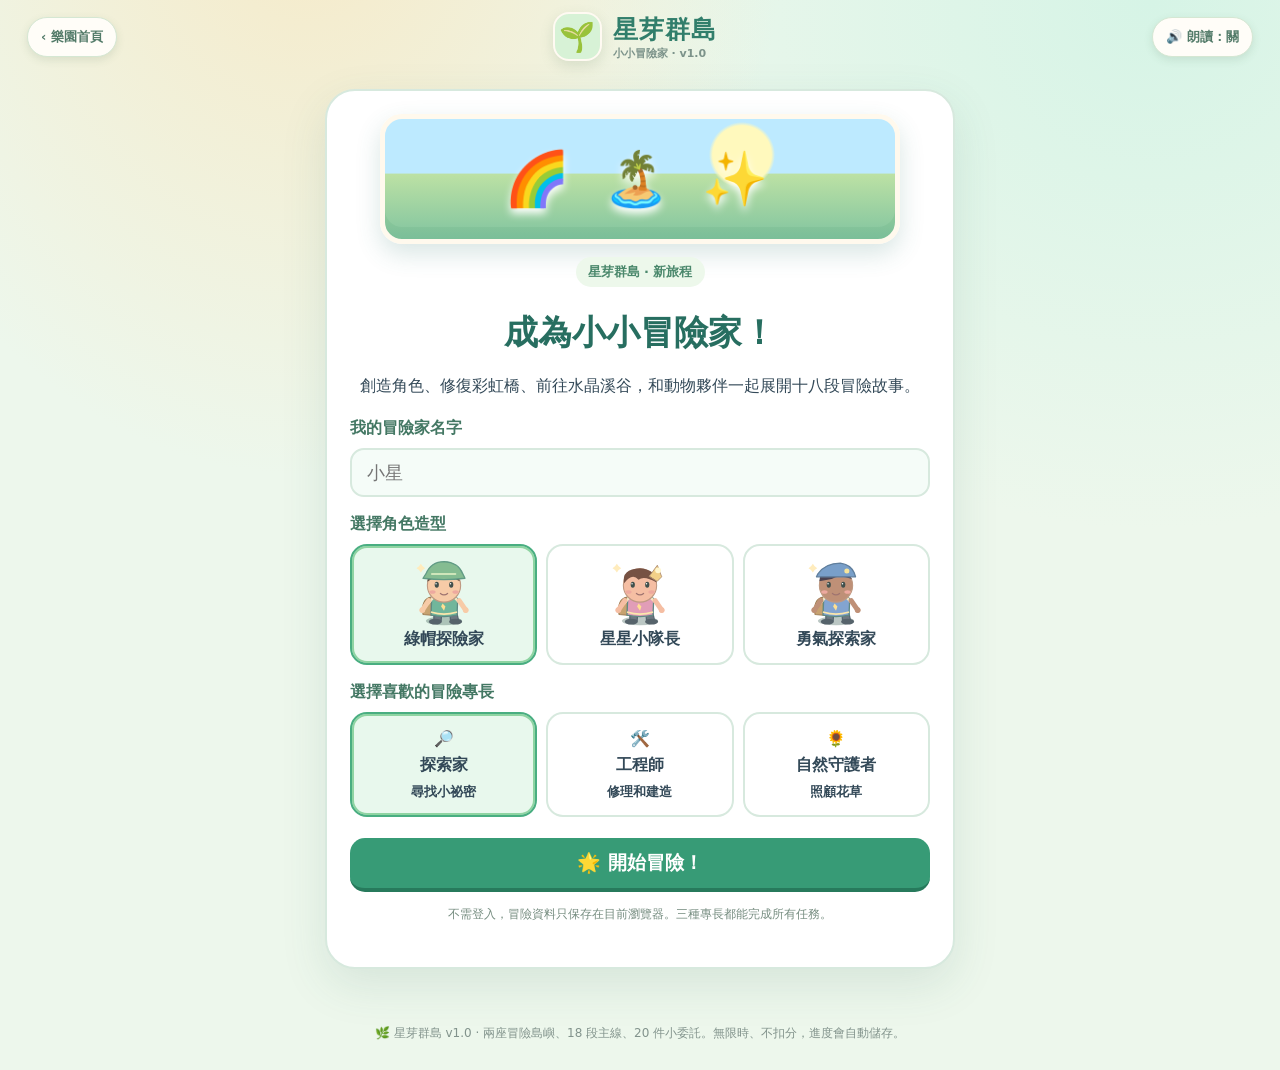
<file: apps/starbud-adventure/index.html>
<!doctype html>
<html lang="zh-Hant-TW"><head>
<meta charset="utf-8"><meta name="viewport" content="width=device-width,initial-scale=1,viewport-fit=cover">
<meta name="theme-color" content="#e9f7ed"><meta name="description" content="星芽群島：適合國小孩子的免費探索 RPG。自己選擇冒險家、探索地圖、蒐集材料、修橋、解謎，並保存冒險進度。">
<title>星芽群島｜KidApp 小小冒險家</title>
<link rel="stylesheet" href="./style.css?v=0200">
<link rel="stylesheet" href="./world-fx.css?v=0200"><link rel="stylesheet" href="./v03-style.css?v=0300"><link rel="stylesheet" href="./v05.css?v=0500"><link rel="stylesheet" href="./v051.css?v=0510"><link rel="stylesheet" href="./v10.css?v=1000"></head><body>
<header class="topbar"><a class="back" href="../../" aria-label="回 KidApp 導覽首頁">‹ 樂園首頁</a><div class="brand"><span>🌱</span><div><strong>星芽群島</strong><small>小小冒險家 · v1.0</small></div></div><button class="top-btn" type="button" id="soundBtn" aria-pressed="false">🔊 朗讀：關</button></header>
<main id="app">
<section id="createScreen" class="setup" hidden><div class="setup-art" aria-hidden="true">🌈 🏝️ ✨</div><p class="eyebrow">星芽群島 · 新旅程</p><h1>成為小小冒險家！</h1><p>創造角色、修復彩虹橋、前往水晶溪谷，和動物夥伴一起展開十八段冒險故事。</p>
<label for="heroName" class="field-label">我的冒險家名字</label><input id="heroName" maxlength="10" placeholder="小星" autocomplete="off">
<div class="field-label">選擇角色造型</div><div class="picker" id="avatarPicker" role="group" aria-label="選擇角色造型"></div>
<div class="field-label">選擇喜歡的冒險專長</div><div class="picker roles" id="rolePicker" role="group" aria-label="選擇冒險專長"></div>
<button id="createBtn" class="primary wide" type="button">🌟 開始冒險！</button><p class="fine">不需登入，冒險資料只保存在目前瀏覽器。三種專長都能完成所有任務。</p></section>
<section id="gameScreen" hidden>
<div class="hud"><div class="profile"><div id="portrait" class="portrait" aria-hidden="true">🧑‍🌾</div><div class="profile-info"><strong id="heroLabel"></strong><span id="roleLabel"></span><div class="xp-track"><span id="xpFill"></span></div></div></div><div class="counters"><span title="角色等級">⭐ <b id="levelLabel">1</b> 級</span><span title="星芽幣">🪙 <b id="coinLabel">0</b></span></div></div>
<div class="world-wrap"><div class="world-header"><div><strong id="areaTitle">🌼 星芽村</strong><small id="mapHint">點地圖移動；點居民、物品和地標互動</small></div><div class="world-tools"><button id="bopoBtn" class="help bopo-toggle" type="button" aria-pressed="false">ㄅ 注音：關</button><button id="fxToggle" class="help fx-toggle" type="button" aria-pressed="true">✨ 動態：開</button><button id="helpBtn" class="help" type="button">❔ 玩法</button></div></div><div id="worldFrame" class="world-frame"><svg id="world" viewBox="0 0 900 540" xmlns="http://www.w3.org/2000/svg" role="group" aria-label="可點擊的星芽群島冒險地圖"></svg><div id="objective" class="objective" aria-live="off">✨ 繼續冒險</div><button id="miniMapBtn" class="mini-map" type="button" aria-label="打開冒險世界地圖"><svg id="miniMap" viewBox="0 0 180 108" xmlns="http://www.w3.org/2000/svg" aria-hidden="true"></svg><span>🗺️ 查看地圖</span></button></div><div class="movement"><span>🧭 點地圖走動；也可按方向鍵</span><div class="dpad"><button type="button" data-walk="0,-1" aria-label="往上走">▲</button><div><button type="button" data-walk="-1,0" aria-label="往左走">◀</button><button type="button" data-walk="0,1" aria-label="往下走">▼</button><button type="button" data-walk="1,0" aria-label="往右走">▶</button></div></div></div></div>
<div class="mission-box"><div class="mission-head"><span>📜 目前任務</span><span id="questNumber">任務 1</span></div><strong id="questTitle"></strong><p id="questText"></p><div class="mission-progress" id="questProgress"></div></div>
<nav class="bottom-nav" aria-label="冒險功能"><button type="button" data-panel="bag">🎒<span>背包</span></button><button type="button" data-panel="quests">📜<span>冒險</span></button><button type="button" data-panel="craft">🛠️<span>製作</span></button><button type="button" data-panel="home">🏡<span>小屋</span></button><button type="button" data-panel="book">📖<span>圖鑑</span></button></nav>
</section>
</main>
<dialog id="mapDialog" class="v03-map-dialog" aria-labelledby="mapTitle"><div class="map-dialog-head"><h2 id="mapTitle">🗺️ 星芽群島探索地圖</h2><button type="button" id="mapClose" aria-label="關閉地圖">✕</button></div><svg id="largeMap" viewBox="0 0 180 108" role="img" aria-label="星芽群島俯瞰圖：紅點代表玩家，金色標記代表任務目標"></svg><p id="mapNote">紅點是你的位置，金色圈圈是任務目標。</p><p class="map-help">打開世界地圖不會改變冒險進度；回到場景後即可繼續探索。</p></dialog>
<div id="toast" class="toast" role="status" aria-live="polite"></div>
<div id="dialogBackdrop" class="dialog-backdrop" hidden><section class="dialog" role="dialog" aria-modal="true" aria-labelledby="dialogTitle"><div class="dialog-top"><h2 id="dialogTitle"></h2><button type="button" id="dialogClose" class="close" aria-label="關閉視窗">✕</button></div><div id="dialogBody" class="dialog-body"></div><div id="dialogActions" class="dialog-actions"></div></section></div>
<footer>🌿 星芽群島 v1.0 · 兩座冒險島嶼、18 段主線、20 件小委託。無限時、不扣分，進度會自動儲存。</footer>
<script src="./phonetics.js?v=0100"></script><script src="./world-fx.js?v=0200"></script><script src="./world-art-v03.js?v=0300"></script><script src="./v051-art.js?v=0510"></script><script src="./ui-v03.js?v=0300"></script><script src="./v05-core.js?v=0500"></script><script src="./v10-data.js?v=1000"></script><script src="./v10-core.js?v=1000"></script><script src="./v10-world.js?v=1000"></script><script src="./v10-home.js?v=1000"></script><script src="./game.js?v=1000"></script>
</body></html>
</file>
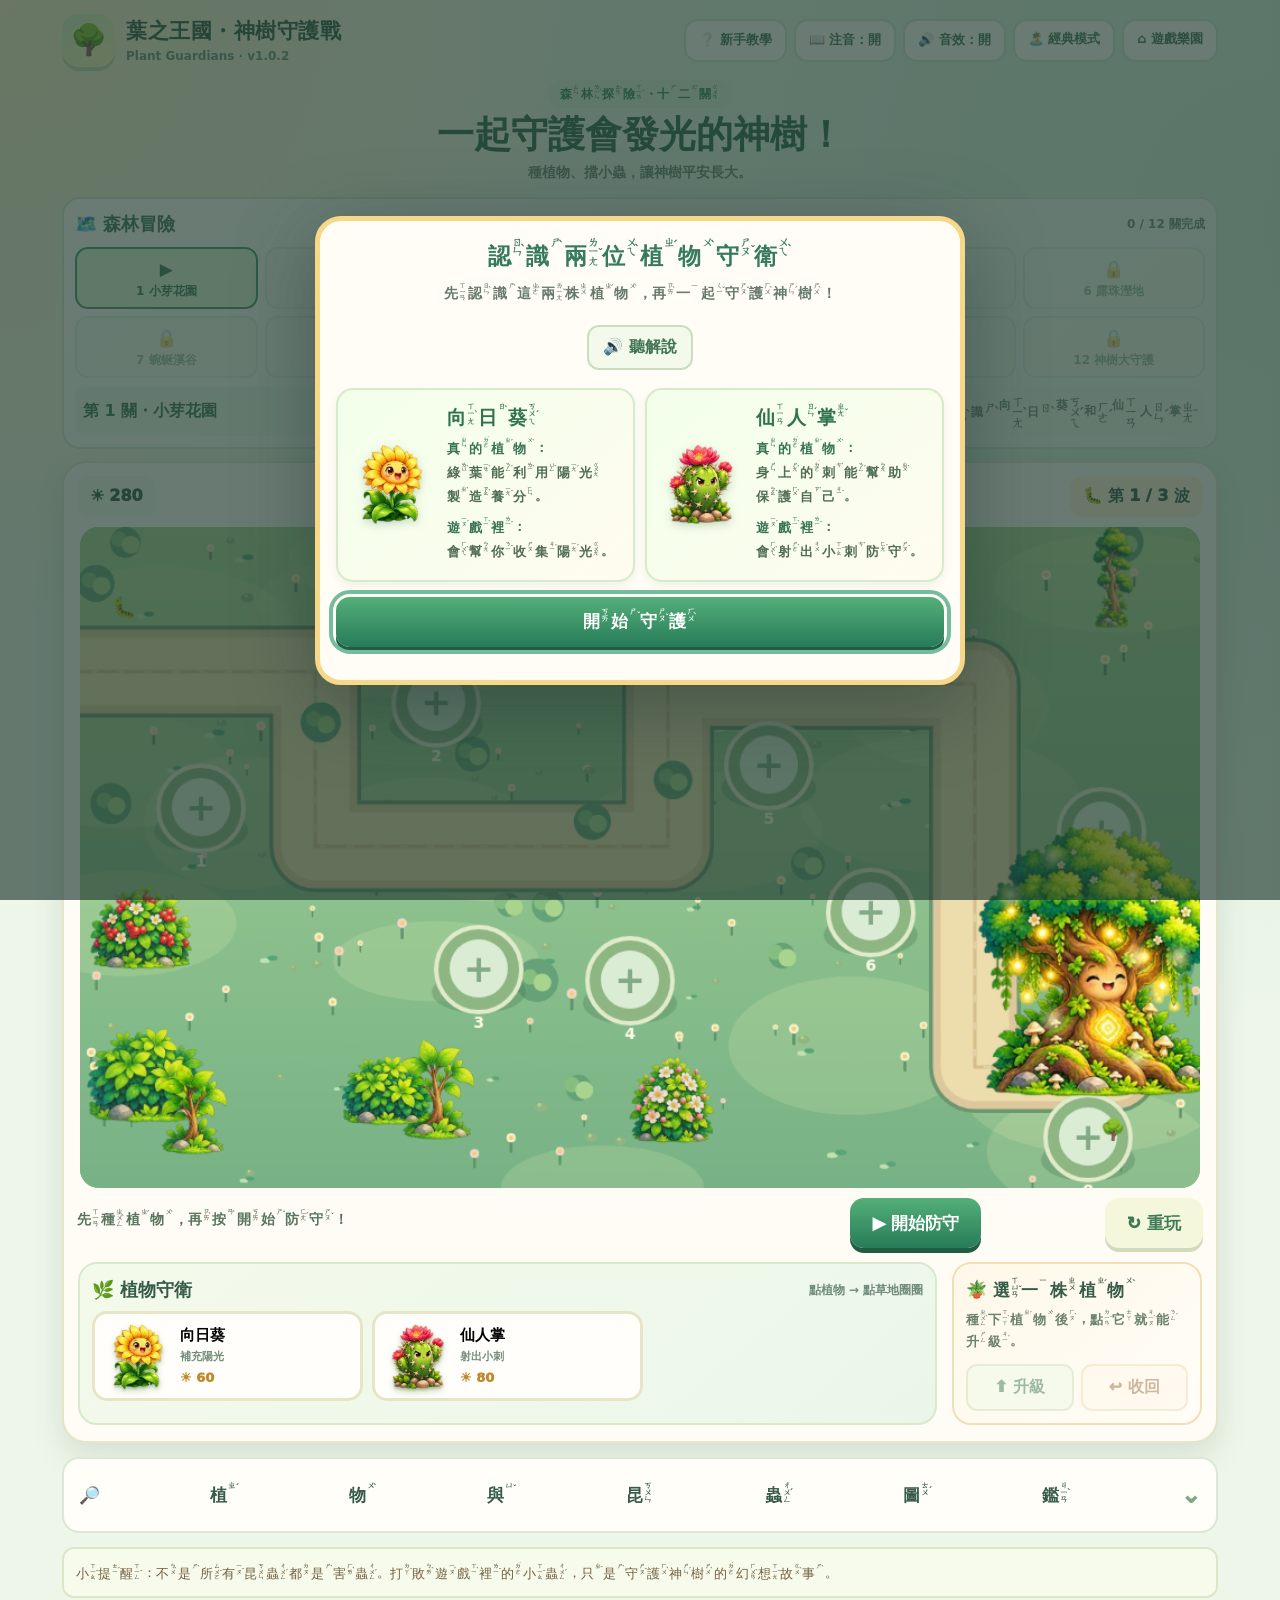
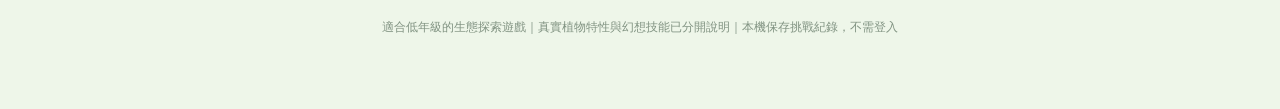
<file: apps/starlight-island/index.html>
<!doctype html>
<html lang="zh-Hant-TW">
<head>
<meta charset="utf-8"><meta name="viewport" content="width=device-width,initial-scale=1,viewport-fit=cover"><meta name="theme-color" content="#eaf5e7">
<title>葉之王國｜神樹守護戰 · KidApp</title>
<meta name="description" content="為6至9歲設計的植物生態塔防遊戲。種六種植物、守護神樹，了解植物與昆蟲。">
<style>
:root{--pine:#27654b;--ink:#365b48;--muted:#718c7a;--cream:#fffdf5;--leaf:#e4f3d9;--line:#d8e8d1;--gold:#f7c459;--shadow:0 12px 32px #284c3421}*{box-sizing:border-box}html{scroll-behavior:smooth}body{margin:0;background:radial-gradient(circle at 0% 0%,#fdf1c7 0,transparent 29%),radial-gradient(circle at 100% 13%,#d4f0da 0,transparent 42%),#eef6e9;color:var(--ink);font-family:ui-rounded,"PingFang TC","Noto Sans TC",system-ui,sans-serif;line-height:1.55}button,a{font:inherit;touch-action:manipulation;-webkit-tap-highlight-color:transparent}button{cursor:pointer}button:disabled{opacity:.48;cursor:not-allowed}button:focus-visible,a:focus-visible,summary:focus-visible{outline:4px solid #74bc9b;outline-offset:3px}a{color:inherit;text-decoration:none}h1,h2,h3,p{margin:0}.page{max-width:1190px;margin:auto;padding:14px 17px 52px}.topbar{display:flex;gap:12px;justify-content:space-between;align-items:center;flex-wrap:wrap}.brand{display:flex;align-items:center;gap:11px}.mark{height:53px;width:53px;display:grid;place-items:center;background:linear-gradient(150deg,#d3eebf,#fff4b6);border-radius:17px;font-size:30px;box-shadow:0 4px 0 #c4d9b3}.brand strong{display:block;font-size:21px;font-weight:950;letter-spacing:.5px}.brand small{display:block;font-size:12px;color:var(--muted);font-weight:800}.nav{display:flex;gap:7px;flex-wrap:wrap}.smallbtn{border:2px solid #d5e6cc;background:#fffef8;min-height:43px;padding:8px 13px;border-radius:14px;color:#48775b;font-size:13px;font-weight:900}.smallbtn:hover{background:#e8f6e7}.introduction{text-align:center;margin:13px auto 14px}.intro-chip{display:inline-block;border-radius:99px;background:#def1d8;color:#3a8861;padding:4px 12px;font-size:12px;font-weight:900}.introduction h1{font-size:clamp(26px,3.8vw,37px);line-height:1.45;font-weight:1000;color:#32684c}.introduction p{font-size:14px;color:#708977;font-weight:800}.game-shell{background:#fffcf5;padding:13px;border:2px solid #e4e5ca;border-radius:24px;box-shadow:var(--shadow)}.hud{display:flex;align-items:center;justify-content:space-between;gap:8px;flex-wrap:wrap;margin-bottom:10px}.hud-item{display:flex;align-items:center;gap:5px;font-size:16px;font-weight:950;background:#f1f9e9;padding:7px 13px;border-radius:13px;min-height:41px}.hud-item .value{font-variant-numeric:tabular-nums}.life-hearts{letter-spacing:1px;color:#ee7773}.hud-item.wave{background:#fdf0d8}.stage{position:relative;max-width:1120px;margin:auto;border-radius:19px;overflow:hidden;box-shadow:inset 0 0 0 4px #a5c89b;background:#82bf83;isolation:isolate;touch-action:manipulation}.stage canvas{display:block;width:100%;height:auto;aspect-ratio:1000 / 590;cursor:crosshair;touch-action:manipulation}.float-banner{position:absolute;top:12px;left:50%;transform:translateX(-50%);background:#fffdf3ed;color:#4e7556;padding:9px 15px;border:2px solid #f2e6b7;box-shadow:0 5px 14px #174e4030;border-radius:100px;text-align:center;font-weight:950;pointer-events:none;max-width:90%;font-size:15px;line-height:1.8;z-index:2}.float-banner[hidden]{display:none!important}.guide-arrow{animation:point 1.2s ease-in-out infinite}@keyframes point{50%{transform:translateY(4px)}}.mobile-places{display:none}.game-footer{display:flex;align-items:center;justify-content:space-between;gap:8px;flex-wrap:wrap;padding-top:10px}.status{display:block;min-width:0;flex:1;max-width:650px;line-height:2.2;font-weight:850;font-size:14px;color:#55765d;min-height:38px}.mainbtn{border:0;border-radius:14px;background:linear-gradient(180deg,#54af79,#277c58);box-shadow:0 5px 0 #205d44;color:white;min-height:50px;padding:10px 22px;font-weight:950;font-size:17px}.mainbtn:hover{filter:brightness(1.055)}.mainbtn:active{transform:translateY(3px);box-shadow:0 2px 0 #205d44}.mainbtn.ghost{background:#f5f7dc;color:#3d7a57;box-shadow:0 4px 0 #d1daba}.controlpanel{display:grid;grid-template-columns:minmax(0,1fr) 250px;gap:15px;margin:14px 1px 3px}.shop{background:linear-gradient(140deg,#f4faea,#ebf6eb);border:2px solid #d9e9cd;border-radius:19px;padding:12px}.shop-title{display:flex;align-items:center;justify-content:space-between;gap:10px;margin-bottom:7px}.shop-title h2{font-size:18px;font-weight:950}.shop-title span{font-size:12px;color:var(--muted);font-weight:850}.plant-cards{display:grid;grid-template-columns:repeat(3,minmax(0,1fr));gap:9px}.plant-card{background:#fffefa;border:3px solid #e6e6c7;border-radius:15px;display:flex;align-items:center;gap:9px;text-align:left;padding:7px 10px;min-width:0;min-height:90px;position:relative;transition:border-color .12s,transform .12s;overflow:hidden}.plant-card:hover{transform:translateY(-2px)}.plant-card.selected{border-color:#4bad76;box-shadow:0 0 0 2px #b4eac6;background:#f3fff0}.plant-card .plant-icon{font-size:42px;line-height:1.1;filter:drop-shadow(0 2px 1px #b9cc9e)}.plant-card b{font-size:15px;display:block;font-weight:950}.plant-card small{display:block;font-size:11px;color:var(--muted);font-weight:800}.plant-card .cost{display:block;color:#bf8a2b;font-weight:950;font-size:13px;margin-top:3px}.plant-card:disabled{filter:grayscale(.55)}.plant-card[aria-pressed=true]{background:#effdf4}.inspect{border:2px solid #f0dfb7;border-radius:19px;background:linear-gradient(140deg,#fff8e9,#fffdf7);padding:12px;min-height:147px;display:flex;flex-direction:column;justify-content:center}.inspect h3{font-size:17px}.inspect p{font-size:13px;color:#69826c;font-weight:800;margin:4px 0 12px}.inspect-actions{display:flex;gap:7px;flex-wrap:wrap}.inspect-actions button{flex:1;border:2px solid #c9dfba;border-radius:11px;background:#edfae8;color:#317553;padding:9px 7px;font-weight:950;min-height:40px}.inspect-actions button.sell{background:#fff7ea;border-color:#eddbb5;color:#967245}.science{margin:14px 0;background:#fffef9;border:2px solid #dce8d5;border-radius:17px;overflow:hidden}.science summary{cursor:pointer;padding:12px 15px;font-weight:950;font-size:16px;list-style:none;display:flex;align-items:center;justify-content:space-between}.science summary::after{content:'⌄';font-size:24px;color:#7ba985}.science[open] summary::after{content:'⌃'}.science-box{padding:0 15px 15px;display:grid;grid-template-columns:repeat(3,minmax(0,1fr));gap:10px}.science article{background:#f1f8ee;border-radius:12px;padding:11px;font-size:13px}.science article b{font-size:15px}.science article p{margin-top:5px;line-height:1.9}.science article em{font-style:normal;color:#267b59;font-weight:950}.science .note{grid-column:1/-1;background:#fff6db;padding:10px;border-radius:11px;font-size:12px;color:#877542}.footer-note{font-size:12px;color:#819382;text-align:center;margin:20px auto}.dialog-backdrop{position:fixed;inset:0;background:#203b32ab;z-index:20;display:grid;place-items:center;padding:17px}.dialog-backdrop[hidden]{display:none}.dialog{width:min(450px,100%);background:#fffdf5;border:5px solid #f7d889;border-radius:26px;box-shadow:0 20px 80px #122b2860;text-align:center;padding:25px 20px 22px}.dialog-illustration{font-size:72px;line-height:1.3}.dialog h2{font-size:25px;color:#367b5a}.dialog p{margin:11px 0 17px;font-size:16px;font-weight:850;color:#657a69;line-height:2}.dialog .mainbtn{width:100%}.dialog small{display:block;margin-top:13px;color:#859888;font-weight:750}.bopo{display:inline-flex;align-items:flex-start;vertical-align:middle;white-space:nowrap;gap:1px;padding-right:1px}.bopo-han{line-height:1.68}.bopo-rt{font-family:"Bopomofo Ruby","PingFang TC","Noto Sans TC",sans-serif;display:inline-flex;flex-direction:column;position:relative;min-width:.55em;padding-right:.19em;line-height:.88;font-size:.48em;font-weight:900;letter-spacing:0;align-items:center;margin-top:.11em}.bopo-sound{display:block}.bopo-tone{position:absolute;right:-.12em;top:36%;font-size:.99em}.bopo-light-dot{position:absolute;top:-.42em;right:.2em;font-size:1em}.hide-bopo .bopo-rt{display:none}.hide-bopo .bopo{padding-right:0}.body-stop{overflow:hidden}
@media(max-width:820px){.controlpanel{grid-template-columns:1fr}.inspect{min-height:88px}.plant-card{min-height:86px}.stage{border-radius:15px}.science-box{grid-template-columns:1fr 1fr}.shop-title h2{font-size:17px}}
@media(max-width:760px){.mobile-places{display:block;background:#f3faeb;border:2px solid #d6e9cb;border-radius:12px;padding:6px 8px;margin-top:7px}.mobile-places>span{display:block;font-weight:900;font-size:12px;color:#57876b;margin-bottom:4px}.mobile-places>div{display:grid;grid-template-columns:repeat(8,minmax(0,1fr));gap:4px}.mobile-place{height:39px;min-width:0;border-radius:9px;border:2px solid #c9dcbf;background:#fffef7;font-size:14px;color:#41835e;font-weight:950}.mobile-place.occupied{background:#d8f2de;border-color:#6bb287}.mobile-place.selected{outline:3px solid #ffe08a;border-color:#46a670}}
@media(max-width:490px){.page{padding:10px 8px 32px}.brand strong{font-size:18px}.brand small{font-size:10px}.mark{height:44px;width:44px;font-size:24px}.nav{gap:4px}.smallbtn{font-size:12px;padding:6px 8px;min-height:38px}.introduction{margin:10px auto}.introduction p{font-size:12px}.game-shell{padding:6px;border-radius:15px}.hud{gap:5px;justify-content:center;margin:5px 0 7px}.hud-item{font-size:12px;padding:5px 8px;min-height:34px;border-radius:9px}.float-banner{font-size:11px;top:6px;padding:5px 9px}.game-footer{padding:8px 3px;gap:6px}.status{font-size:12px;min-height:38px;flex:1}.mainbtn{font-size:14px;min-height:45px;padding:8px 12px}.controlpanel{gap:8px;margin-top:8px}.shop,.inspect{padding:8px;border-radius:13px}.plant-cards{gap:5px}.plant-card{padding:6px 3px;gap:3px;flex-direction:column;justify-content:center;text-align:center;border-radius:11px;min-height:100px}.plant-card .plant-icon{font-size:33px}.plant-card b{font-size:13px}.plant-card small{font-size:10px}.plant-card .cost{font-size:12px}.science summary{font-size:14px}.science-box{grid-template-columns:1fr}.dialog{padding:16px 14px}.dialog p{font-size:14px}}
@media(prefers-reduced-motion:reduce){*,*::before,*::after{animation-duration:.01ms!important;transition-duration:.01ms!important}}
.level-select{background:#fffdf5;border:2px solid #d8e7cf;border-radius:18px;margin:12px 0;padding:11px}.level-head,.stage-caption{display:flex;justify-content:space-between;align-items:center;gap:8px;flex-wrap:wrap;color:#407a58;font-weight:900}.level-head{margin-bottom:9px}.level-head span,.stage-caption span{font-size:12px;color:#718d7c}.level-list{display:grid;grid-template-columns:repeat(5,minmax(0,1fr));gap:7px}.level-btn{border:2px solid #cde4ce;background:#f4faed;border-radius:13px;min-height:62px;display:flex;flex-direction:column;align-items:center;justify-content:center;gap:4px;color:#477b5c;font-weight:900;font-size:12px;line-height:1.3}.level-btn i{font-style:normal;font-size:17px}.level-btn.current{background:#dff5d7;border-color:#449e6d}.level-btn.cleared{background:#fff6d8;border-color:#e8ca7e}.stage-caption{margin-top:9px;padding:8px;background:#f0f7ea;border-radius:10px}.plant-card{position:relative}.plant-card .lock-label{position:absolute;top:1px;right:2px;font-style:normal;font-size:10px;font-weight:900;color:#8d7950;background:#fff2d6;border-radius:5px;padding:2px}.plant-card.locked .plant-icon{filter:grayscale(.8)}@media(max-width:680px){.level-list{grid-template-columns:repeat(3,minmax(0,1fr))}.level-btn{min-height:52px}.level-select{padding:8px}}@media(max-width:490px){.plant-cards{grid-template-columns:repeat(3,minmax(0,1fr))}.plant-card .lock-label{font-size:9px}.level-btn{font-size:11px}}</style>
<link rel="stylesheet" href="./pg-visual.css">
<link rel="stylesheet" href="./pg-v1.css">
</head>
<body><main class="page"><header class="topbar"><div class="brand"><div class="mark">🌳</div><div><strong>葉之王國・神樹守護戰</strong><small>Plant Guardians · v1.0.2</small></div></div><nav class="nav"><button class="smallbtn" id="toggleZhuyin" type="button">📖 注音：開</button><button class="smallbtn" id="toggleSound" type="button">🔊 音效：開</button><a class="smallbtn" href="./classic.html">🏝️ 經典模式</a><a class="smallbtn" href="../../">⌂ 遊戲樂園</a></nav></header>
<section class="introduction"><span class="intro-chip">🌱 森林探險・五關</span><h1>一起守護會發光的神樹！</h1><p>種植物、擋小蟲，讓神樹平安長大。</p></section>
<section class="level-select" aria-label="選擇森林關卡"><div class="level-head"><strong>🗺️ 森林冒險</strong><span id="stageCount">0 / 5 關完成</span></div><div class="level-list"><button type="button" class="level-btn" data-level="1"><i>🔒</i><span>1 小芽花園</span></button><button type="button" class="level-btn" data-level="2"><i>🔒</i><span>2 葉片農場</span></button><button type="button" class="level-btn" data-level="3"><i>🔒</i><span>3 風之草原</span></button><button type="button" class="level-btn" data-level="4"><i>🔒</i><span>4 花香祕境</span></button><button type="button" class="level-btn" data-level="5"><i>🔒</i><span>5 神樹之森</span></button></div><div class="stage-caption"><strong id="stageTitle">第 1 關・小芽花園</strong><span id="stageFocus">毛毛蟲與蚜蟲</span></div></section><section class="game-shell" aria-label="植物塔防遊戲"><div class="hud"><div class="hud-item">☀️ <span class="value" id="sunValue">250</span></div><div class="hud-item">🌳 <span class="life-hearts" id="treeLife" aria-label="神樹生命值">♥♥♥♥♥♥</span></div><div class="hud-item wave">🐛 <span id="waveValue">第 1 / 3 波</span></div></div>
<div class="stage" id="stage"><canvas id="gameCanvas" width="1000" height="590" aria-label="森林地圖，點選圓形種植位置放植物守衛。昆蟲會從左側沿道路走向右下方的神樹。"></canvas><div class="float-banner" id="floatBanner">👇 選植物，再點空的種植圈</div></div>
<div class="mobile-places" id="mobilePlaces" aria-label="種植位置"><span>🌱 選種植位置</span><div id="placeButtons"></div></div><div class="game-footer"><div class="status" id="statusMessage" aria-live="polite" role="status">先種下植物，再開始第一波小蟲。</div><button id="waveButton" class="mainbtn" type="button">▶ 開始防守</button><button id="resetButton" class="mainbtn ghost" type="button">↻ 重玩</button></div>
<div class="controlpanel"><section class="shop" aria-label="植物卡片"><div class="shop-title"><h2>🌿 植物守衛</h2><span>點植物 → 點草地圈圈</span></div><div class="plant-cards" id="plantCards"><button class="plant-card" type="button" data-plant="sunflower" aria-pressed="false"><span class="plant-icon">🌻</span><span><b>向日葵</b><small>補充陽光</small><span class="cost">☀️ 60</span></span></button><button class="plant-card" type="button" data-plant="cactus" aria-pressed="false"><span class="plant-icon">🌵</span><span><b>仙人掌</b><small>射出小刺</small><span class="cost">☀️ 80</span></span></button><button class="plant-card" type="button" data-plant="sundew" aria-pressed="false"><span class="plant-icon">🌺</span><span><b>茅膏菜</b><small>黏住小蟲</small><span class="cost">☀️ 80</span></span></button><button class="plant-card" type="button" data-plant="flytrap" aria-pressed="false"><span class="plant-icon">🪴</span><span><b>捕蠅草</b><small>強力捕捉</small><span class="cost">☀️ 90</span></span><em class="lock-label">🔒 第2關</em></button><button class="plant-card" type="button" data-plant="mint" aria-pressed="false"><span class="plant-icon">🌿</span><span><b>薄荷</b><small>香氣減速</small><span class="cost">☀️ 70</span></span><em class="lock-label">🔒 第3關</em></button><button class="plant-card" type="button" data-plant="alyssum" aria-pressed="false"><span class="plant-icon">🌼</span><span><b>香雪球</b><small>瓢蟲幫手</small><span class="cost">☀️ 95</span></span><em class="lock-label">🔒 第4關</em></button></div></section>
<section class="inspect" aria-label="植物資訊與升級" id="inspector"><h3 id="inspectTitle">🪴 選一株植物</h3><p id="inspectBody">種下植物後，點它就能升級。</p><div class="inspect-actions"><button type="button" id="upgradeButton" disabled>⬆️ 升級</button><button type="button" class="sell" id="sellButton" disabled>↩ 收回</button></div></section></div></section>
<details class="science" id="scienceDetails"><summary>🔎 植物小知識：真實和遊戲有什麼不同？</summary><div class="science-box"><article><b>🌻 向日葵</b><p><em>真實：</em>綠色植物利用光合作用製造養分。</p><p><em>遊戲：</em>幫我們收集陽光點數。</p></article><article><b>🌵 仙人掌</b><p><em>真實：</em>許多仙人掌有刺，可以幫助防禦。</p><p><em>遊戲：</em>用小刺遠距離保護神樹。</p></article><article><b>🌺 茅膏菜</b><p><em>真實：</em>葉片上有黏黏的腺毛，可以捕捉小昆蟲。</p><p><em>遊戲：</em>發出黏液泡泡，讓小蟲慢下來。</p></article><article><b>🪴 捕蠅草</b><p><em>真實：</em>捕蟲葉受適當觸碰會閉合。</p><p><em>遊戲：</em>近距離咬擊，無法捕捉飛行的粉蝨。</p></article><article><b>🌿 薄荷</b><p><em>真實：</em>薄荷有芳香物質，對不同昆蟲的作用不同。</p><p><em>遊戲：</em>香氣讓附近小蟲變慢。</p></article><article><b>🌼 香雪球</b><p><em>真實：</em>花可以提供部分昆蟲天敵食物資源。</p><p><em>遊戲：</em>召喚瓢蟲，特別擅長對付蚜蟲。</p></article><article><b>🪲 葉甲</b><p>部分葉甲會吃葉片，成蟲有能保護身體的鞘翅。</p></article><article><b>🦗 蚱蜢</b><p>強壯的後腿適合跳躍。</p></article><article><b>🪽 粉蝨</b><p>粉蝨成蟲有翅膀，幼蟲常在葉片上取食。</p></article><p class="note">🐞 昆蟲是大自然的一部分，有些會取食植物，有些可以幫助授粉或控制害蟲。遊戲裡的昆蟲逃跑只是童話故事，不代表所有昆蟲都是壞蛋。</p></div></details>
<p class="footer-note">適合低年級的生態探索遊戲｜真實植物特性與幻想技能已分開說明｜本機保存挑戰紀錄，不需登入</p>
</main>
<div class="dialog-backdrop" id="modal" hidden role="presentation"><div class="dialog" role="dialog" aria-modal="true" aria-labelledby="modalTitle"><div class="dialog-illustration" id="modalArt">🌱</div><h2 id="modalTitle">歡迎來到葉之王國！</h2><p id="modalDescription">種下植物守衛吧！</p><button class="mainbtn" id="modalButton" type="button">開始冒險</button><small id="modalFoot"></small></div></div>
<script src="./pg-art.js"></script>
<script>
'use strict';
// Character annotations are filled with the established KidApp right-side Zhuyin vocabulary.
const ZHUYIN_MAP={"一":"ㄧ","三":"ㄙㄢ","上":"ㄕㄤˋ","下":"ㄒㄧㄚˋ","不":"ㄅㄨˋ","且":"ㄑㄧㄝˇ","丟":"ㄉㄧㄡ","並":"ㄅㄧㄥˋ","中":"ㄓㄨㄥ","乘":"ㄔㄥˊ","也":"ㄧㄝˇ","乾":"ㄑㄧㄢˊ","亂":"ㄌㄨㄢˋ","了":"˙ㄌㄜ","事":"ㄕˋ","互":"ㄏㄨˋ","五":"ㄨˇ","些":"ㄒㄧㄝ","享":"ㄒㄧㄤˇ","亮":"ㄌㄧㄤˋ","人":"ㄖㄣˊ","什":"ㄕㄣˊ","今":"ㄐㄧㄣ","仍":"ㄖㄥˊ","仔":"ㄗˇ","他":"ㄊㄚ","付":"ㄈㄨˋ","令":"ㄌㄧㄥˋ","以":"ㄧˇ","件":"ㄐㄧㄢˋ","任":"ㄖㄣˋ","份":"ㄈㄣˋ","但":"ㄉㄢˋ","位":"ㄨㄟˋ","低":"ㄉㄧ","作":"ㄗㄨㄛˋ","你":"ㄋㄧˇ","使":"ㄕˇ","來":"ㄌㄞˊ","依":"ㄧ","保":"ㄅㄠˇ","信":"ㄒㄧㄣˋ","個":"˙ㄍㄜ","們":"˙ㄇㄣ","倒":"ㄉㄠˋ","做":"ㄗㄨㄛˋ","側":"ㄘㄜˋ","偵":"ㄓㄣ","備":"ㄅㄟˋ","傳":"ㄔㄨㄢˊ","傷":"ㄕㄤ","元":"ㄩㄢˊ","先":"ㄒㄧㄢ","光":"ㄍㄨㄤ","兒":"ㄦˊ","兔":"ㄊㄨˋ","入":"ㄖㄨˋ","全":"ㄑㄩㄢˊ","共":"ㄍㄨㄥˋ","其":"ㄑㄧˊ","再":"ㄗㄞˋ","冒":"ㄇㄠˋ","出":"ㄔㄨ","分":"ㄈㄣ","別":"ㄅㄧㄝˊ","利":"ㄌㄧˋ","刪":"ㄕㄢ","到":"ㄉㄠˋ","前":"ㄑㄧㄢˊ","創":"ㄔㄨㄤˋ","力":"ㄌㄧˋ","加":"ㄐㄧㄚ","助":"ㄓㄨˋ","勇":"ㄩㄥˇ","動":"ㄉㄨㄥˋ","務":"ㄨˋ","包":"ㄅㄠ","化":"ㄏㄨㄚˋ","協":"ㄒㄧㄝˊ","卡":"ㄎㄚˇ","原":"ㄩㄢˊ","去":"ㄑㄩˋ","又":"ㄧㄡˋ","及":"ㄐㄧˊ","友":"ㄧㄡˇ","反":"ㄈㄢˇ","取":"ㄑㄩˇ","只":"ㄓˇ","叫":"ㄐㄧㄠˋ","可":"ㄎㄜˇ","右":"ㄧㄡˋ","合":"ㄏㄜˊ","同":"ㄊㄨㄥˊ","向":"ㄒㄧㄤˋ","否":"ㄈㄡˇ","吧":"˙ㄅㄚ","吹":"ㄔㄨㄟ","和":"ㄏㄜˊ","品":"ㄆㄧㄣˇ","哪":"ㄋㄚˇ","商":"ㄕㄤ","問":"ㄨㄣˋ","啦":"˙ㄌㄚ","善":"ㄕㄢˋ","喔":"ㄛ","喜":"ㄒㄧˇ","單":"ㄉㄢ","嗎":"˙ㄇㄚ","嘲":"ㄔㄠˊ","器":"ㄑㄧˋ","四":"ㄙˋ","回":"ㄏㄨㄟˊ","國":"ㄍㄨㄛˊ","圖":"ㄊㄨˊ","土":"ㄊㄨˇ","在":"ㄗㄞˋ","地":"ㄉㄧˋ","圾":"ㄐㄧ","坐":"ㄗㄨㄛˋ","垃":"ㄌㄚ","場":"ㄔㄤˇ","境":"ㄐㄧㄥˋ","增":"ㄗㄥ","壞":"ㄏㄨㄞˋ","壤":"ㄖㄤˇ","多":"ㄉㄨㄛ","夠":"ㄍㄡˋ","大":"ㄉㄚˋ","天":"ㄊㄧㄢ","太":"ㄊㄞˋ","奇":"ㄑㄧˊ","奶":"ㄋㄞˇ","好":"ㄏㄠˇ","如":"ㄖㄨˊ","始":"ㄕˇ","子":"ㄗˇ","字":"ㄗˋ","存":"ㄘㄨㄣˊ","學":"ㄒㄩㄝˊ","安":"ㄢ","完":"ㄨㄢˊ","宜":"ㄧˊ","客":"ㄎㄜˋ","害":"ㄏㄞˋ","家":"ㄐㄧㄚ","察":"ㄔㄚˊ","實":"ㄕˊ","寬":"ㄎㄨㄢ","封":"ㄈㄥ","將":"ㄐㄧㄤ","尋":"ㄒㄩㄣˊ","對":"ㄉㄨㄟˋ","小":"ㄒㄧㄠˇ","少":"ㄕㄠˇ","就":"ㄐㄧㄡˋ","屑":"ㄒㄧㄝˋ","岸":"ㄢˋ","島":"ㄉㄠˇ","工":"ㄍㄨㄥ","左":"ㄗㄨㄛˇ","己":"ㄐㄧˇ","已":"ㄧˇ","市":"ㄕˋ","師":"ㄕ","帶":"ㄉㄞˋ","幣":"ㄅㄧˋ","幫":"ㄅㄤ","年":"ㄋㄧㄢˊ","幼":"ㄧㄡˋ","幾":"ㄐㄧˇ","序":"ㄒㄩˋ","度":"ㄉㄨˋ","座":"ㄗㄨㄛˋ","建":"ㄐㄧㄢˋ","式":"ㄕˋ","張":"ㄓㄤ","很":"ㄏㄣˇ","後":"ㄏㄡˋ","得":"˙ㄉㄜ","從":"ㄘㄨㄥˊ","心":"ㄒㄧㄣ","忙":"ㄇㄤˊ","快":"ㄎㄨㄞˋ","怎":"ㄗㄣˇ","急":"ㄐㄧˊ","想":"ㄒㄧㄤˇ","意":"ㄧˋ","感":"ㄍㄢˇ","慢":"ㄇㄢˋ","應":"ㄧㄥ","成":"ㄔㄥˊ","我":"ㄨㄛˇ","或":"ㄏㄨㄛˋ","戰":"ㄓㄢˋ","戲":"ㄒㄧˋ","所":"ㄙㄨㄛˇ","手":"ㄕㄡˇ","扣":"ㄎㄡˋ","找":"ㄓㄠˇ","把":"ㄅㄚˇ","拔":"ㄅㄚˊ","拾":"ㄕˊ","拿":"ㄋㄚˊ","指":"ㄓˇ","按":"ㄢˋ","挑":"ㄊㄧㄠ","掉":"ㄉㄧㄠˋ","排":"ㄆㄞˊ","探":"ㄊㄢˋ","接":"ㄐㄧㄝ","推":"ㄊㄨㄟ","描":"ㄇㄧㄠˊ","提":"ㄊㄧˊ","換":"ㄏㄨㄢˋ","援":"ㄩㄢˊ","搭":"ㄉㄚ","摘":"ㄓㄞ","摸":"ㄇㄛ","擇":"ㄗㄜˊ","操":"ㄘㄠ","攀":"ㄆㄢ","攤":"ㄊㄢ","支":"ㄓ","收":"ㄕㄡ","改":"ㄍㄞˇ","放":"ㄈㄤˋ","故":"ㄍㄨˋ","敢":"ㄍㄢˇ","整":"ㄓㄥˇ","數":"ㄕㄨˋ","文":"ㄨㄣˊ","料":"ㄌㄧㄠˋ","新":"ㄒㄧㄣ","方":"ㄈㄤ","於":"ㄩˊ","星":"ㄒㄧㄥ","昨":"ㄗㄨㄛˊ","是":"ㄕˋ","時":"ㄕˊ","更":"ㄍㄥˋ","書":"ㄕㄨ","最":"ㄗㄨㄟˋ","會":"ㄏㄨㄟˋ","有":"ㄧㄡˇ","朋":"ㄆㄥˊ","朗":"ㄌㄤˇ","朝":"ㄔㄠˊ","材":"ㄘㄞˊ","束":"ㄕㄨˋ","杯":"ㄅㄟ","東":"ㄉㄨㄥ","板":"ㄅㄢˇ","果":"ㄍㄨㄛˇ","枝":"ㄓ","查":"ㄔㄚˊ","柱":"ㄓㄨˋ","根":"ㄍㄣ","格":"ㄍㄜˊ","桌":"ㄓㄨㄛ","桶":"ㄊㄨㄥˇ","棒":"ㄅㄤˋ","椅":"ㄧˇ","植":"ㄓˊ","樑":"ㄌㄧㄤˊ","樣":"ㄧㄤˋ","樹":"ㄕㄨˋ","橋":"ㄑㄧㄠˊ","機":"ㄐㄧ","檢":"ㄐㄧㄢˇ","檯":"ㄊㄞˊ","次":"ㄘˋ","款":"ㄎㄨㄢˇ","歡":"ㄏㄨㄢ","步":"ㄅㄨˋ","歲":"ㄙㄨㄟˋ","段":"ㄉㄨㄢˋ","每":"ㄇㄟˇ","氣":"ㄑㄧˋ","水":"ㄕㄨㄟˇ","求":"ㄑㄧㄡˊ","沒":"ㄇㄟˊ","河":"ㄏㄜˊ","法":"ㄈㄚˇ","注":"ㄓㄨˋ","活":"ㄏㄨㄛˊ","流":"ㄌㄧㄡˊ","消":"ㄒㄧㄠ","清":"ㄑㄧㄥ","減":"ㄐㄧㄢˇ","測":"ㄘㄜˋ","準":"ㄓㄨㄣˇ","滿":"ㄇㄢˇ","澆":"ㄐㄧㄠ","瀏":"ㄌㄧㄡˊ","然":"ㄖㄢˊ","照":"ㄓㄠˋ","熊":"ㄒㄩㄥˊ","熱":"ㄖㄜˋ","燈":"ㄉㄥ","爬":"ㄆㄚˊ","片":"ㄆㄧㄢˋ","牛":"ㄋㄧㄡˊ","物":"ㄨˋ","狐":"ㄏㄨˊ","狸":"ㄌㄧˊ","猜":"ㄘㄞ","玩":"ㄨㄢˊ","現":"ㄒㄧㄢˋ","理":"ㄌㄧˇ","環":"ㄏㄨㄢˊ","生":"ㄕㄥ","用":"ㄩㄥˋ","由":"ㄧㄡˊ","留":"ㄌㄧㄡˊ","畫":"ㄏㄨㄚˋ","當":"ㄉㄤ","發":"ㄈㄚ","的":"˙ㄉㄜ","盆":"ㄆㄣˊ","目":"ㄇㄨˋ","直":"ㄓˊ","省":"ㄕㄥˇ","看":"ㄎㄢˋ","石":"ㄕˊ","硬":"ㄧㄥˋ","碰":"ㄆㄥˋ","確":"ㄑㄩㄝˋ","礙":"ㄞˋ","示":"ㄕˋ","祝":"ㄓㄨˋ","神":"ㄕㄣˊ","福":"ㄈㄨˊ","禮":"ㄌㄧˇ","程":"ㄔㄥˊ","種":"ㄓㄨㄥˇ","穩":"ㄨㄣˇ","空":"ㄎㄨㄥ","穿":"ㄔㄨㄢ","突":"ㄊㄨ","窗":"ㄔㄨㄤ","童":"ㄊㄨㄥˊ","笑":"ㄒㄧㄠˋ","第":"ㄉㄧˋ","等":"ㄉㄥˇ","箏":"ㄓㄥ","節":"ㄐㄧㄝˊ","籃":"ㄌㄢˊ","糕":"ㄍㄠ","紀":"ㄐㄧˋ","紅":"ㄏㄨㄥˊ","紙":"ㄓˇ","級":"ㄐㄧˊ","索":"ㄙㄨㄛˇ","細":"ㄒㄧˋ","終":"ㄓㄨㄥ","組":"ㄗㄨˇ","結":"ㄐㄧㄝˊ","給":"ㄍㄟˇ","經":"ㄐㄧㄥ","線":"ㄒㄧㄢˋ","編":"ㄅㄧㄢ","繞":"ㄖㄠˋ","繼":"ㄐㄧˋ","續":"ㄒㄩˋ","置":"ㄓˋ","老":"ㄌㄠˇ","而":"ㄦˊ","聽":"ㄊㄧㄥ","能":"ㄋㄥˊ","自":"ㄗˋ","至":"ㄓˋ","與":"ㄩˇ","色":"ㄙㄜˋ","花":"ㄏㄨㄚ","芽":"ㄧㄚˊ","苗":"ㄇㄧㄠˊ","草":"ㄘㄠˇ","落":"ㄌㄨㄛˋ","葉":"ㄧㄝˋ","著":"˙ㄓㄜ","蓋":"ㄍㄞˋ","蔔":"ㄅㄛˊ","蕉":"ㄐㄧㄠ","藏":"ㄘㄤˊ","蘋":"ㄆㄧㄥˊ","蘿":"ㄌㄨㄛˊ","蛋":"ㄉㄢˋ","行":"ㄒㄧㄥˊ","被":"ㄅㄟˋ","裝":"ㄓㄨㄤ","裡":"ㄌㄧˇ","西":"ㄒㄧ","要":"ㄧㄠˋ","覆":"ㄈㄨˋ","見":"ㄐㄧㄢˋ","親":"ㄑㄧㄣ","覽":"ㄌㄢˇ","觀":"ㄍㄨㄢ","角":"ㄐㄧㄠˇ","計":"ㄐㄧˋ","討":"ㄊㄠˇ","記":"ㄐㄧˋ","設":"ㄕㄜˋ","試":"ㄕˋ","該":"ㄍㄞ","認":"ㄖㄣˋ","說":"ㄕㄨㄛ","誼":"ㄧˋ","調":"ㄉㄧㄠˋ","請":"ㄑㄧㄥˇ","論":"ㄌㄨㄣˋ","謝":"ㄒㄧㄝˋ","護":"ㄏㄨˋ","讀":"ㄉㄨˊ","變":"ㄅㄧㄢˋ","讓":"ㄖㄤˋ","貨":"ㄏㄨㄛˋ","買":"ㄇㄞˇ","費":"ㄈㄟˋ","貼":"ㄊㄧㄝ","購":"ㄍㄡˋ","走":"ㄗㄡˇ","起":"ㄑㄧˇ","超":"ㄔㄠ","越":"ㄩㄝˋ","跟":"ㄍㄣ","跨":"ㄎㄨㄚˋ","路":"ㄌㄨˋ","踩":"ㄘㄞˇ","輯":"ㄐㄧˊ","轉":"ㄓㄨㄢˇ","迎":"ㄧㄥˊ","述":"ㄕㄨˋ","送":"ㄙㄨㄥˋ","這":"ㄓㄜˋ","造":"ㄗㄠˋ","進":"ㄐㄧㄣˋ","遊":"ㄧㄡˊ","過":"ㄍㄨㄛˋ","達":"ㄉㄚˊ","遞":"ㄉㄧˋ","適":"ㄕˋ","選":"ㄒㄩㄢˇ","邀":"ㄧㄠ","還":"ㄏㄞˊ","邊":"ㄅㄧㄢ","邏":"ㄌㄨㄛˊ","部":"ㄅㄨˋ","都":"ㄉㄡ","重":"ㄓㄨㄥˋ","量":"ㄌㄧㄤˋ","金":"ㄐㄧㄣ","錄":"ㄌㄨˋ","錢":"ㄑㄧㄢˊ","錯":"ㄘㄨㄛˋ","長":"ㄔㄤˊ","開":"ㄎㄞ","間":"ㄐㄧㄢ","闆":"ㄅㄢˇ","關":"ㄍㄨㄢ","陣":"ㄓㄣˋ","除":"ㄔㄨˊ","隊":"ㄉㄨㄟˋ","障":"ㄓㄤˋ","險":"ㄒㄧㄢˇ","集":"ㄐㄧˊ","難":"ㄋㄢˊ","需":"ㄒㄩ","靠":"ㄎㄠˋ","面":"ㄇㄧㄢˋ","音":"ㄧㄣ","頁":"ㄧㄝˋ","順":"ㄕㄨㄣˋ","頭":"ㄊㄡˊ","顆":"ㄎㄜ","題":"ㄊㄧˊ","額":"ㄜˊ","類":"ㄌㄟˋ","顧":"ㄍㄨˋ","風":"ㄈㄥ","飛":"ㄈㄟ","飾":"ㄕˋ","首":"ㄕㄡˇ","香":"ㄒㄧㄤ","驗":"ㄧㄢˋ","驚":"ㄐㄧㄥ","體":"ㄊㄧˇ","高":"ㄍㄠ","麵":"ㄇㄧㄢˋ","麼":"˙ㄇㄜ","點":"ㄉㄧㄢˇ","賣":"ㄇㄞˋ","聲":"ㄕㄥ","之":"ㄓ","修":"ㄒㄧㄡ","兩":"ㄌㄧㄤˇ","六":"ㄌㄧㄡˋ","切":"ㄑㄧㄝˋ","則":"ㄗㄜˊ","剛":"ㄍㄤ","剩":"ㄕㄥˋ","功":"ㄍㄨㄥ","各":"ㄍㄜˋ","嘗":"ㄔㄤˊ","圈":"ㄑㄩㄢ","外":"ㄨㄞˋ","它":"ㄊㄚ","差":"ㄔㄚˋ","才":"ㄘㄞˊ","撐":"ㄔㄥ","木":"ㄇㄨˋ","條":"ㄊㄧㄠˊ","極":"ㄐㄧˊ","標":"ㄅㄧㄠ","橫":"ㄏㄥˊ","無":"ㄨˊ","算":"ㄙㄨㄢˋ","舊":"ㄐㄧㄡˋ","規":"ㄍㄨㄟ","足":"ㄗㄨˊ","通":"ㄊㄨㄥ","鈕":"ㄋㄧㄡˇ","鋪":"ㄆㄨˋ","限":"ㄒㄧㄢˋ","隔":"ㄍㄜˊ","仙":"ㄒㄧㄢ","代":"ㄉㄞˋ","住":"ㄓㄨˋ","值":"ㄓˊ","停":"ㄊㄧㄥˊ","充":"ㄔㄨㄥ","典":"ㄉㄧㄢˇ","制":"ㄓˋ","刺":"ㄘˋ","升":"ㄕㄥ","厲":"ㄌㄧˋ","口":"ㄎㄡˇ","吃":"ㄔ","命":"ㄇㄧㄥˋ","啃":"ㄎㄣˇ","囉":"˙ㄌㄛ","園":"ㄩㄢˊ","圓":"ㄩㄢˊ","塔":"ㄊㄚˇ","失":"ㄕ","守":"ㄕㄡˇ","射":"ㄕㄜˋ","平":"ㄆㄧㄥˊ","幻":"ㄏㄨㄢˋ","強":"ㄑㄧㄤˊ","形":"ㄒㄧㄥˊ","性":"ㄒㄧㄥˋ","態":"ㄊㄞˋ","技":"ㄐㄧˋ","捉":"ㄓㄨㄛ","捕":"ㄅㄨˇ","授":"ㄕㄡˋ","掌":"ㄓㄤˇ","控":"ㄎㄨㄥˋ","擋":"ㄉㄤˇ","效":"ㄒㄧㄠˋ","敗":"ㄅㄞˋ","日":"ㄖˋ","昆":"ㄎㄨㄣ","明":"ㄇㄧㄥˊ","暫":"ㄓㄢˋ","本":"ㄅㄣˇ","林":"ㄌㄧㄣˊ","株":"ㄓㄨ","森":"ㄙㄣ","樂":"ㄌㄜˋ","模":"ㄇㄛˊ","毛":"ㄇㄠˊ","沿":"ㄧㄢˊ","泡":"ㄆㄠˋ","波":"ㄅㄛ","液":"ㄧㄝˋ","為":"ㄨㄟˊ","特":"ㄊㄜˋ","王":"ㄨㄤˊ","登":"ㄉㄥ","真":"ㄓㄣ","知":"ㄓ","禦":"ㄩˋ","秒":"ㄇㄧㄠˇ","粉":"ㄈㄣˇ","綠":"ㄌㄩˋ","腺":"ㄒㄧㄢˋ","膏":"ㄍㄠ","茅":"ㄇㄠˊ","菜":"ㄘㄞˋ","葵":"ㄎㄨㄟˊ","蚜":"ㄧㄚˊ","蟲":"ㄔㄨㄥˊ","衛":"ㄨㄟˋ","表":"ㄅㄧㄠˇ","補":"ㄅㄨˇ","製":"ㄓˋ","解":"ㄐㄧㄝˇ","訊":"ㄒㄩㄣˋ","許":"ㄒㄩˇ","話":"ㄏㄨㄚˋ","識":"ㄕˋ","資":"ㄗ","跑":"ㄆㄠˇ","距":"ㄐㄩˋ","逃":"ㄊㄠˊ","速":"ㄙㄨˋ","道":"ㄉㄠˋ","遠":"ㄩㄢˇ","防":"ㄈㄤˊ","陽":"ㄧㄤˊ","離":"ㄌㄧˊ","食":"ㄕˊ","養":"ㄧㄤˇ","黏":"ㄋㄧㄢˊ"};
const $=id=>document.getElementById(id);
const PLANTS={sunflower:{name:'向日葵',cost:60,symbol:'🌻',range:0,description:'每隔幾秒補充陽光'},cactus:{name:'仙人掌',cost:80,symbol:'🌵',range:169,description:'遠距離射出小刺'},sundew:{name:'茅膏菜',cost:80,symbol:'🌺',range:139,description:'黏液泡泡讓小蟲減速'}};
const SITES=[[108,248],[318,154],[356,392],[491,402],[615,210],[706,341],[912,269],[900,542]];
const PATH=[[-37,129],[210,129],[210,285],[525,285],[525,140],[799,140],[799,482],[923,482]];
const LEVELS=[{count:5,interval:2.6,label:'毛毛蟲出沒！'},{count:8,interval:1.85,label:'蚜蟲加入了！'},{count:11,interval:1.4,label:'最後一波，小心守護！'}];
const W=1000,H=590,canvas=$('gameCanvas'),ctx=canvas.getContext('2d');let dpr=1,lastStamp=0,visualTick=0,hideBannerAt=0;
const pathSegments=PATH.slice(1).map((p,i)=>{let start=PATH[i],len=Math.hypot(p[0]-start[0],p[1]-start[1]);return{start,end:p,length:len}});
const PATH_LENGTH=pathSegments.reduce((s,x)=>s+x.length,0);
let game,selectedKind=null,selectedSite=-1,audioOn=true,zhuyinOn=true,particles=[],shots=[],bugs=[],freezeRemaining=0,modalOpen=false,phase='ready',audioCtx;
const SAVE='kidapp-plant-guardians-v01';let record={best:0,clears:0,tutorial:false};try{Object.assign(record,JSON.parse(localStorage.getItem(SAVE)||'{}'))}catch{}
function save(){try{localStorage.setItem(SAVE,JSON.stringify(record))}catch{}}
function fresh(){game={sun:250,tree:6,maxTree:6,wave:0,spawned:0,spawnDelay:0,intermission:0,ambientSun:0,ended:false,spots:SITES.map((pos,id)=>({id,pos,plant:null})),kills:0};phase='ready';selectedKind=null;selectedSite=-1;shots=[];particles=[];bugs=[];freezeRemaining=0;visualTick=0;hideBannerAt=0;refreshHUD();refreshCards();refreshInspector();refreshPlaces();notice('先種下植物，再開始第一波小蟲。');$('waveButton').textContent='▶ 開始防守';$('waveButton').disabled=false;setBanner('👇 選植物，再點空的種植圈',0)}
function bopomofo(text){const chars=[...String(text)];return chars.map((ch,i)=>{let p=ZHUYIN_MAP[ch];if(!p)return escapeHTML(ch);if(ch==='種'&&'下植好在'.includes(chars[i+1]||''))p='ㄓㄨㄥˋ';if(ch==='還')p='ㄏㄞˊ';if(ch==='長'&&chars[i+1]==='大')p='ㄓㄤˇ';if(ch==='重'&&chars[i+1]==='玩')p='ㄔㄨㄥˊ';if(ch==='的')p='˙ㄉㄜ';if(ch==='了')p='˙ㄌㄜ';if(ch==='們')p='˙ㄇㄣ';if(ch==='個')p='˙ㄍㄜ';if(ch==='嗎')p='˙ㄇㄚ';if(ch==='吧')p='˙ㄅㄚ';let light=p.startsWith('˙'),s=light?p.slice(1):p;let match=s.match(/[ˊˇˋ]$/),tone=match?match[0]:'',phonetic=tone?s.slice(0,-1):s;return `<span class="bopo"><span class="bopo-han">${escapeHTML(ch)}</span><span class="bopo-rt" aria-hidden="true"><span class="bopo-sounds">${[...phonetic].map(n=>`<span class="bopo-sound">${escapeHTML(n)}</span>`).join('')}</span>${light?'<span class="bopo-light-dot">˙</span>':tone?`<span class="bopo-tone">${tone}</span>`:''}</span></span>`}).join('')}
function escapeHTML(s){return String(s).replace(/[&<>"']/g,c=>({'&':'&amp;','<':'&lt;','>':'&gt;','"':'&quot;','\"':'&quot;',"'":'&#39;'}[c]))}
function annotated(id,s){$(id).innerHTML=bopomofo(s)}
function notice(s){annotated('statusMessage',s)}
function setBanner(s,seconds=3){$('floatBanner').innerHTML=bopomofo(s);$('floatBanner').hidden=false;hideBannerAt=seconds?performance.now()+seconds*1000:0}
function hideBanner(){if(hideBannerAt&&performance.now()>hideBannerAt){$('floatBanner').hidden=true;hideBannerAt=0}}
function refreshPlaces(){const box=$('placeButtons');if(!box)return;box.innerHTML=game.spots.map(s=>`<button type="button" class="mobile-place ${s.plant?'occupied':''} ${selectedSite===s.id?'selected':''}" data-place="${s.id}" aria-label="第${s.id+1}個種植位置${s.plant?'，已有植物':'，空地'}">${s.plant?PLANTS[s.plant.type].symbol:s.id+1}</button>`).join('');box.querySelectorAll('[data-place]').forEach(el=>el.addEventListener('click',()=>useSpot(game.spots[Number(el.dataset.place)])))}
function refreshHUD(){$('sunValue').textContent=game.sun;$('treeLife').textContent='♥'.repeat(Math.max(0,game.tree))+'♡'.repeat(game.maxTree-game.tree);$('treeLife').setAttribute('aria-label',`神樹剩下 ${game.tree} 顆生命`);$('waveValue').textContent=`第 ${Math.min(3,Math.max(1,game.wave+1))} / 3 波`}
function refreshCards(){document.querySelectorAll('[data-plant]').forEach(el=>{const t=el.dataset.plant;el.classList.toggle('selected',selectedKind===t);el.setAttribute('aria-pressed',String(selectedKind===t));el.disabled=phase==='win'||phase==='lose'||game.sun<PLANTS[t].cost&&selectedKind!==t})}
function refreshInspector(){const spot=game.spots[selectedSite];if(!spot?.plant){annotated('inspectTitle','🪴 選一株植物');annotated('inspectBody','種下植物後，點它就能升級。');$('upgradeButton').disabled=true;$('sellButton').disabled=true;$('upgradeButton').textContent='⬆️ 升級';return}const plant=spot.plant,def=PLANTS[plant.type],cost=upgradeCost(plant);annotated('inspectTitle',`${def.symbol} ${def.name} Lv.${plant.level}`);annotated('inspectBody',plant.level===3?'已長成最強守衛！':`升級更厲害！需要 ${cost} 陽光。`);$('upgradeButton').disabled=plant.level>=3||game.sun<cost||game.ended;$('sellButton').disabled=game.ended;$('upgradeButton').textContent=plant.level===3?'⭐ 滿級':`⬆️ 升級 ☀️ ${cost}`}
function upgradeCost(p){return p.level===1?50:75}
function clickPlant(t){if(game.ended)return;selectedKind=selectedKind===t?null:t;selectedSite=-1;refreshCards();refreshInspector();if(selectedKind){notice(`已選 ${PLANTS[t].name}，點地圖上的空圈圈。`);setBanner('👇 點地圖上的空圈圈',2.2)}else notice('點植物卡片，再選種植位置。')}
function plantAt(spot){if(!selectedKind)return;const t=PLANTS[selectedKind];if(game.sun<t.cost){notice('陽光不夠了！先等一下，再種植物。');sound('error');return}game.sun-=t.cost;spot.plant={type:selectedKind,level:1,cool:Math.random()*.35,age:0,produce:0};selectedSite=spot.id;selectedKind=null;burst(spot.pos[0],spot.pos[1]-28,'#fff5a4',16);sound('plant');notice(`種好${t.name}了！可以繼續種或按開始。`);$('floatBanner').hidden=true;refreshHUD();refreshCards();refreshInspector();refreshPlaces()}
function upgrade(){const spot=game.spots[selectedSite];if(!spot?.plant||game.ended)return;let cost=upgradeCost(spot.plant);if(spot.plant.level>=3||game.sun<cost){notice('陽光不足，或植物已經長大了！');return}game.sun-=cost;spot.plant.level++;burst(spot.pos[0],spot.pos[1]-35,'#fff6bd',24);sound('upgrade');notice(`${PLANTS[spot.plant.type].name}長大了！Lv.${spot.plant.level}`);refreshHUD();refreshCards();refreshInspector();refreshPlaces()}
function sell(){const spot=game.spots[selectedSite];if(!spot?.plant||game.ended)return;let plant=spot.plant;let refund=Math.round((PLANTS[plant.type].cost+(plant.level-1)*48)*.65);game.sun+=refund;spot.plant=null;notice(`植物回到花園，收回 ${refund} 陽光。`);sound('plant');selectedSite=-1;refreshHUD();refreshCards();refreshInspector();refreshPlaces()}
function pointOnPath(dist){let x=dist;for(let p of pathSegments){if(x<=p.length){const r=Math.max(0,x/p.length);return [p.start[0]+(p.end[0]-p.start[0])*r,p.start[1]+(p.end[1]-p.start[1])*r]}x-=p.length}return [...PATH.at(-1)]}
function spawnBug(){let wave=game.wave,aphid=wave===0?false:wave===1?(game.spawned%3!==0):(game.spawned%2!==0);let hp=aphid?(wave===1?35:51):(wave===0?55:wave===1?70:85);let speed=aphid?(wave===1?54:61):(wave===0?38:wave===1?44:48);bugs.push({id:++bugId,kind:aphid?'aphid':'caterpillar',progress:0,hp,maxHp:hp,speed,slow:0,wobble:Math.random()*6,cool:0,atTree:false,bite:0});game.spawned++}
let bugId=0;
function begin(){if(game.ended)return;if(phase==='running'){phase='paused';notice('暫停中，可以慢慢種植物。');$('waveButton').textContent='▶ 繼續';sound('tap');return}if(phase==='paused'){phase='running';notice('小蟲又開始前進囉！');$('waveButton').textContent='⏸ 暫停';sound('tap');return}phase='running';game.wave=0;game.spawned=0;game.spawnDelay=.8;notice('第一波來了！守住神樹！');setBanner('🐛 小蟲來了！',2.3);$('waveButton').textContent='⏸ 暫停';sound('tap')}
function gain(n,x,y){game.sun+=n;if(x!=null)floatText(x,y,`+${n}☀`,'#ffe996');refreshHUD();refreshCards();refreshInspector()}
function hitTree(b){game.tree--;burst(904,478,'#f6d5a0',13);sound('ouch');refreshHUD();if(game.tree<=0){finish(false);return}notice('神樹被啃了一口！快加強防守。')}
function finish(win){game.ended=true;phase=win?'win':'lose';$('waveButton').disabled=true;$('waveButton').textContent=win?'🏆 成功守護':'🌳 再試一次';$('floatBanner').hidden=true;if(win){record.best=Math.max(record.best,3);record.clears++;save();sound('win');showDialog('🌳✨','神樹守護成功！',`守住了 ${game.tree} 顆生命！你的植物守衛真厲害！`,'再玩一次',()=>{closeDialog();fresh()},'想想哪株植物幫助最多？')}else{sound('ouch');showDialog('🌱💛','再試一次！','這次小蟲吃到了神樹。換一個種植位置，再試試吧！','重新挑戰',()=>{closeDialog();fresh()},'失敗也能幫助我們學會新的方法！')}}
function update(dt){visualTick+=dt;hideBanner();if(phase!=='running')return;
 game.ambientSun+=dt;if(game.ambientSun>=8){game.ambientSun-=8;gain(6)}
 for(const site of game.spots){const p=site.plant;if(!p)continue;p.age+=dt;p.cool-=dt;if(p.type==='sunflower'){p.produce+=dt;if(p.produce>=Math.max(3.2,7.5-(p.level-1)*1.6)){p.produce=0;gain(18+p.level*7,site.pos[0],site.pos[1]-42);burst(site.pos[0],site.pos[1]-50,'#ffeb8a',9);sound('sun')}continue}
 if(p.cool>0)continue;
 const range=PLANTS[p.type].range+(p.level-1)*22;
 let candidates=bugs.filter(b=>{const xy=pointOnPath(b.progress);return Math.hypot(xy[0]-site.pos[0],xy[1]-site.pos[1])<=range});
 candidates.sort((a,b)=>b.progress-a.progress);const target=candidates[0];if(!target)continue;
 if(p.type==='cactus'){shots.push({x:site.pos[0],y:site.pos[1]-24,target:target.id,type:'spine',speed:480,damage:33+15*(p.level-1),slow:0,ttl:1});p.cool=Math.max(.3,.74-(p.level-1)*.12);sound('attack')}
 else {shots.push({x:site.pos[0],y:site.pos[1]-24,target:target.id,type:'sticky',speed:300,damage:11+6*(p.level-1),slow:1.6+(p.level-1)*.5,ttl:1.5});p.cool=Math.max(.46,1.04-(p.level-1)*.14);sound('goo')}
 }
 for(let i=shots.length-1;i>=0;i--){const sh=shots[i];const target=bugs.find(b=>b.id===sh.target);if(!target||sh.ttl<=0){shots.splice(i,1);continue}const xy=pointOnPath(target.progress),aim=[xy[0],xy[1]-15];let dx=aim[0]-sh.x,dy=aim[1]-sh.y,d=Math.hypot(dx,dy),step=sh.speed*dt;sh.ttl-=dt;if(d<=step+12){target.hp-=sh.damage;if(sh.slow)target.slow=Math.max(target.slow,sh.slow);burst(aim[0],aim[1],sh.type==='spine'?'#f1e2a1':'#f6a9b8',5);shots.splice(i,1)}else{sh.x+=dx/d*step;sh.y+=dy/d*step}}
 for(let i=bugs.length-1;i>=0;i--){let b=bugs[i];if(b.hp<=0){const xy=pointOnPath(b.progress);burst(xy[0],xy[1],'#fbf6b3',11);floatText(xy[0],xy[1],`+${b.kind==='aphid'?16:21}☀`,'#ffe8a1');game.sun+=(b.kind==='aphid'?16:21);bugs.splice(i,1);game.kills++;sound('pop');refreshHUD();refreshCards();refreshInspector();continue}b.slow=Math.max(0,b.slow-dt);
  if(b.atTree){b.bite-=dt;if(b.bite<=0){b.bite+=b.kind==='aphid'?1.65:2.15;hitTree(b);if(game.ended)return}continue}
  b.progress+=b.speed*(b.slow>0?.45:1)*dt;
  if(b.progress>=PATH_LENGTH-32){b.progress=PATH_LENGTH-32;b.atTree=true;b.bite=.85;notice('有小蟲正在啃神樹！快保護它！')}}
 const level=LEVELS[game.wave];if(game.spawned<level.count){game.spawnDelay-=dt;if(game.spawnDelay<=0){spawnBug();game.spawnDelay+=level.interval}}
 if(game.spawned===level.count&&bugs.length===0&&shots.length===0){if(game.intermission===0){if(game.wave===LEVELS.length-1){finish(true);return}game.intermission=4.8;notice('這一波守住了！下一波快來了。');setBanner('🌟 成功守住！',2);record.best=Math.max(record.best,game.wave+1);save()}else {game.intermission-=dt;if(game.intermission<=0){game.intermission=0;game.wave++;game.spawned=0;game.spawnDelay=1.3;notice(LEVELS[game.wave].label);setBanner(`🐛 第 ${game.wave+1} 波來了！`,2.6);refreshHUD()}}}
 updateParticles(dt)
}
function floatText(x,y,text,color){particles.push({x,y,vx:(Math.random()-.5)*8,vy:-30,life:1.2,full:1.2,color,text})}
function burst(x,y,color,count){for(let i=0;i<count;i++){let a=i*Math.PI*2/count,sp=32+Math.random()*68;particles.push({x,y,vx:Math.cos(a)*sp,vy:Math.sin(a)*sp-16,life:.45+Math.random()*.55,full:1,color,size:3+Math.random()*4})}}
function updateParticles(dt){for(let i=particles.length-1;i>=0;i--){let p=particles[i];p.x+=p.vx*dt;p.y+=p.vy*dt;p.vy+=24*dt;p.life-=dt;if(p.life<=0)particles.splice(i,1)}}
function rr(x,y,w,h,r,fill){ctx.beginPath();ctx.roundRect(x,y,w,h,r);ctx.fillStyle=fill;ctx.fill()}
function ellipse(x,y,rx,ry,fill){ctx.beginPath();ctx.ellipse(x,y,rx,ry,0,0,2*Math.PI);ctx.fillStyle=fill;ctx.fill()}
function line(x1,y1,x2,y2,width,color){ctx.beginPath();ctx.moveTo(x1,y1);ctx.lineTo(x2,y2);ctx.strokeStyle=color;ctx.lineWidth=width;ctx.lineCap='round';ctx.stroke()}
function circle(x,y,r,fill){ctx.beginPath();ctx.arc(x,y,r,0,Math.PI*2);ctx.fillStyle=fill;ctx.fill()}
function strokeCircle(x,y,r,color,width=2){ctx.beginPath();ctx.arc(x,y,r,0,Math.PI*2);ctx.strokeStyle=color;ctx.lineWidth=width;ctx.stroke()}
function seedRand(n){let v=Math.sin(n*98.77+3.1)*15423.551;return v-Math.floor(v)}
const decor=Array.from({length:210},(_,i)=>({x:seedRand(i*7+3)*W,y:seedRand(i*7+4)*H,type:i%8,scale:.7+seedRand(i*7+5)*.7}));
function drawBackground(){const sky=ctx.createLinearGradient(0,0,0,H);sky.addColorStop(0,'#a5d492');sky.addColorStop(1,'#6eac82');ctx.fillStyle=sky;ctx.fillRect(0,0,W,H);ctx.globalAlpha=.19;
 for(let i=0;i<23;i++){const x=seedRand(i*12)*W,y=seedRand(i*12+1)*H;ellipse(x,y,85+seedRand(i*4)*45,35+seedRand(i*9)*30,'#e2efae')}ctx.globalAlpha=1;
 for(const d of decor){ctx.save();ctx.translate(d.x,d.y);ctx.scale(d.scale,d.scale);if(d.type<=3){line(0,5,0,-4,2,'#528b65');circle(0,-5,3.3,d.type%2?'#fff2d0':'#f8d2d3');circle(0,-5,1.6,'#efd073')}else if(d.type<=5){ellipse(-3,1,4,2,'#c1e0b3');ellipse(3,-1,4,2,'#4c9d70')}else{ellipse(0,1,4.4,3.1,'#8bae7e');circle(-1,-.5,1.3,'#b7cf8d')}ctx.restore()}
 ctx.lineJoin='round';ctx.lineCap='round';for(const [width,color] of [[82,'#608e69'],[75,'#e0c49a'],[61,'#f1dbac'],[3,'#d8ba88']]){ctx.beginPath();PATH.forEach((p,i)=>i?ctx.lineTo(p[0],p[1]):ctx.moveTo(p[0],p[1]));ctx.strokeStyle=color;ctx.lineWidth=width;ctx.stroke()}
 ctx.save();ctx.strokeStyle='#e4cfa9';ctx.lineWidth=3;ctx.setLineDash([4,20]);ctx.beginPath();PATH.forEach((p,i)=>i?ctx.lineTo(p[0],p[1]):ctx.moveTo(p[0],p[1]));ctx.stroke();ctx.restore();
 // Green shoreline growth and lily flowers, kept away from the playable tiles.
 for(let i=0;i<19;i++){let x=seedRand(100+i*5)*W,y=seedRand(110+i*9)*H;circle(x,y,10+seedRand(i*2+55)*10,'#599a71');circle(x-6,y-3,7,'#7dba7b');circle(x+5,y+2,8,'#a4d28b')}
}
function drawSeedling(x,y){ellipse(x,y+22,33,13,'#466a4c54');ellipse(x,y+10,32,22,'#649b6c');ellipse(x,y+7,30,18,'#8a6549');ellipse(x,y+8,24,13,'#b28b5d');line(x,y+6,x,y-21,5,'#328e66');ellipse(x-12,y-16,14,7,'#4db27c');ellipse(x+13,y-21,15,7,'#63c08e')}
function drawSunflower(x,y,lvl,age){const sway=Math.sin(visualTick*2+age)*2.1;ctx.save();ctx.translate(x+sway,y);ellipse(0,27,28,10,'#466b4966');line(0,18,0,-35-lvl*4,8,'#348a59');ctx.save();ctx.translate(-7,0);ctx.rotate(-.5);ellipse(-10,-2,19,9,'#4aa76b');ctx.restore();ellipse(16,-12,20,10,'#51af75');const yy=-41-lvl*4;for(let i=0;i<10+lvl*2;i++){const a=i*2*Math.PI/(10+lvl*2);ctx.save();ctx.translate(Math.cos(a)*24,yy+Math.sin(a)*24);ctx.rotate(a+Math.PI/2);ellipse(0,0,10+lvl,18+lvl*2,'#f9c958');ctx.restore()}circle(0,yy,24,'#a77a4a');circle(0,yy,18,'#c58c3f');for(let i=0;i<9;i++){let a=i*2.4;circle(Math.sin(a)*13,yy+Math.cos(a)*13,2,'#eac06b')}circle(-7,yy-3,2,'#594c33');circle(7,yy-3,2,'#594c33');ctx.beginPath();ctx.arc(0,yy+4,6,0,Math.PI);ctx.strokeStyle='#594c33';ctx.lineWidth=2;ctx.stroke();if(lvl>1){circle(17,7,7,'#ffcf68');if(lvl===3)circle(-18,10,6,'#ffe089')}ctx.restore()}
function drawCactus(x,y,lvl,age){ctx.save();ctx.translate(x,y);ellipse(0,25,29,9,'#3d644b77');rr(-17,-47-lvl*5,34,70+lvl*5,17,'#359b67');rr(-14,-42-lvl*5,28,65+lvl*5,14,'#50b57c');ctx.lineCap='round';line(-12,-17,-28,-17,15,'#2b9361');line(-28,-17,-28,-35,13,'#3eb075');line(13,-5,28,-5,14,'#2b9361');line(28,-5,28,-29,13,'#4dbd82');if(lvl>=2){line(15,-43,24,-43,10,'#3dad73');line(24,-43,24,-58,10,'#58ba83')}for(let i=0;i<13+lvl*4;i++){let a=i*2.4,xr=Math.sin(a)*13,yr=-42+(i%8)*8;line(xr-1,yr,xr+(i%2?4:-4),yr-3,1.6,'#f8e8a4')}circle(-7,-28,3.4,'#1a5542');circle(8,-28,3.4,'#1a5542');ctx.beginPath();ctx.arc(0,-22,5,0,Math.PI);ctx.strokeStyle='#185846';ctx.lineWidth=2;ctx.stroke();if(lvl===3)for(let i=0;i<4;i++)circle(-12+i*8,-67,4,'#edb176');ctx.restore()}
function drawSundew(x,y,lvl,age){ctx.save();ctx.translate(x,y);ellipse(0,25,29,9,'#40604d66');line(0,21,0,-22,6,'#63996a');const n=6+lvl*2;for(let i=0;i<n;i++){let a=(i/(n-1))*Math.PI+.12;let r=23+lvl*4,bx=Math.cos(a)*r,by=5-Math.sin(a)*r-17;line(0,9,bx,by,4,'#91b877');ellipse(bx,by,10+lvl,5.5,'#ba5676');for(let q=0;q<4;q++){let theta=q*Math.PI/2+visualTick*.3;line(bx,by,bx+Math.cos(theta)*11,by+Math.sin(theta)*11,1.3,'#dc7b9b');circle(bx+Math.cos(theta)*11,by+Math.sin(theta)*11,2.8,'#ffccd8')}}circle(-4,-3,2.4,'#415945');circle(5,-3,2.4,'#415945');if(lvl>=3)circle(0,-46,7,'#f8adc5');ctx.restore()}
function drawSlot(spot){const [x,y]=spot.pos,active=spot.id===selectedSite;ctx.save();if(active){circle(x,y,75,'#ffec9a20');strokeCircle(x,y,75,'#f8eb9a75',2)}ellipse(x,y+23,42,19,'#46775050');circle(x,y+3,40,spot.plant?'#e3b78a':'#8db683');strokeCircle(x,y+3,38,active?'#ffe6a0':'#e1eac9',active?6:4);if(spot.plant){const p=spot.plant;if(p.type==='sunflower')drawSunflower(x,y,p.level,p.age);if(p.type==='cactus')drawCactus(x,y,p.level,p.age);if(p.type==='sundew')drawSundew(x,y,p.level,p.age);for(let l=0;l<p.level;l++){circle(x-11+l*11,y+43,4,'#ffde70');strokeCircle(x-11+l*11,y+43,4,'#c0954a',1)}}else{circle(x,y+2,26,selectedKind?'#fef9cc':'#daedd4');ctx.fillStyle=selectedKind?'#448b63':'#83a986';ctx.textAlign='center';ctx.font='900 33px system-ui';ctx.fillText('+',x,y+14)}ctx.fillStyle='#fefce3';ctx.font='900 14px system-ui';ctx.fillText(String(spot.id+1),x,y+55);ctx.restore()}
function drawBug(b){const [x,y]=pointOnPath(b.progress);const jump=Math.sin(visualTick*13+b.wobble)*2;ctx.save();ctx.translate(x,y+jump);ellipse(0,15,22,7,'#3c75564d');if(b.slow>0){ellipse(0,-3,26,23,'#f8abc755');strokeCircle(0,-3,27,'#e6a3c1',2)}if(b.kind==='caterpillar'){for(let i=0;i<5;i++){let px=13-i*9,py=-8+Math.sin(visualTick*12+b.wobble+i*.8)*2;circle(px,py,11.5,'#7bba56');circle(px-2,py-4,6,'#9bcf65')}circle(-18,-9,13,'#8dbe55');line(-19,-19,-26,-31,2.5,'#5a8e45');line(-13,-19,-10,-32,2.5,'#5a8e45');circle(-26,-31,3,'#e8ad62');circle(-10,-32,3,'#e8ad62');circle(-23,-12,2.8,'#283f2b');circle(-13,-12,2.8,'#283f2b');ctx.beginPath();ctx.arc(-18,-4,4,.12,2.8);ctx.lineWidth=1.5;ctx.strokeStyle='#345538';ctx.stroke()}else{ellipse(0,-7,15,13,'#b8d85e');ellipse(-4,-10,12,10,'#d2e979');circle(-14,-8,8,'#a3cc51');line(-16,-15,-22,-25,2,'#6f9952');line(-12,-15,-8,-26,2,'#6f9952');circle(-17,-10,2.4,'#344a32');circle(-10,-10,2.4,'#344a32');line(-3,2,-9,12,2,'#6f9157');line(8,1,12,12,2,'#6f9157')}
 if(b.hp<b.maxHp){rr(-21,-35,42,5,3,'#f4e4c2');rr(-21,-35,Math.max(0,42*b.hp/b.maxHp),5,3,b.slow>0?'#e8a9cf':'#77bb67')}ctx.restore()}
function drawTree(){const x=904,y=469;ctx.save();ctx.translate(x,y);circle(0,-90,117,'#dcf3ad42');circle(0,-90,98,'#fff5bb2c');ellipse(7,37,83,17,'#3a76524e');line(-7,21,-7,-134,45,game.tree>0?'#966f46':'#8c8379');line(-1,-66,-46,-132,19,'#967247');line(-1,-83,41,-150,19,'#967247');const leaves=['#5ca66c','#7fc17b','#a1ce81','#4e9d6e','#c0d887','#7fb77b'];for(let i=0;i<13;i++){const a=i*2.4,r=seedRand(i+222)*60,theta=i*2.1;const lx=Math.cos(theta)*r+Math.sin(i)*18,ly=-145+Math.sin(theta)*38;circle(lx,ly,28+seedRand(i+2)*13,game.tree>0?leaves[i%leaves.length]:'#afb5a1');circle(lx-8,ly-9,13,game.tree>0?'#bae39a':'#c2c4b3')}ctx.lineWidth=3;ctx.strokeStyle='#e3e0a5';ctx.beginPath();ctx.arc(-8,-49,8,0,Math.PI);ctx.stroke();circle(-18,-58,3,'#534a35');circle(4,-58,3,'#534a35');circle(-17,-41,4,'#e6b188');circle(4,-41,4,'#e6b188');if(game.tree>0){for(let i=0;i<4;i++){let a=visualTick*.7+i*Math.PI/2,cx=Math.cos(a)*70,cy=-140+Math.sin(a)*55;circle(cx,cy,2.7,'#fff6bb')}}ctx.restore()}
function drawScene(){ctx.clearRect(0,0,W,H);drawBackground();game.spots.forEach(drawSlot);drawTree();for(const b of bugs)drawBug(b);for(const sh of shots){circle(sh.x,sh.y,sh.type==='spine'?5:8,sh.type==='spine'?'#f8edb5':'#e5a4cf');if(sh.type==='sticky')strokeCircle(sh.x,sh.y,10,'#ffe1e9',2)}ctx.font='900 13px system-ui';ctx.textAlign='center';for(const p of particles){ctx.globalAlpha=Math.min(1,p.life/p.full);if(p.text){ctx.font='900 22px system-ui';ctx.lineWidth=4;ctx.strokeStyle='#437c64';ctx.strokeText(p.text,p.x,p.y);ctx.fillStyle=p.color;ctx.fillText(p.text,p.x,p.y)}else circle(p.x,p.y,p.size,p.color)}ctx.globalAlpha=1;ctx.fillStyle='#f9f8e6';ctx.font='900 18px system-ui';ctx.fillText('🐛',39,78);ctx.fillText('🌳',922,544);if(phase==='paused'){ctx.fillStyle='#133b32a0';ctx.fillRect(0,0,W,H);rr(365,240,270,90,24,'#fffdf5');ctx.fillStyle='#367956';ctx.font='950 39px system-ui';ctx.fillText('⏸ 暫停中',500,295)}}
function frame(ts){const dt=lastStamp?Math.min(.048,Math.max(0,(ts-lastStamp)/1000)):0;lastStamp=ts;if(!modalOpen)update(dt);if(phase!=='running')updateParticles(dt*.35);drawScene();requestAnimationFrame(frame)}
function showDialog(icon,title,desc,button,callback,foot=''){modalOpen=true;document.body.classList.add('body-stop');$('modalArt').textContent=icon;annotated('modalTitle',title);annotated('modalDescription',desc);annotated('modalButton',button);annotated('modalFoot',foot);$('modal').hidden=false;$('modalButton').onclick=callback;$('modalButton').focus()}
function closeDialog(){modalOpen=false;document.body.classList.remove('body-stop');$('modal').hidden=true}
function sound(name){if(!audioOn)return;try{audioCtx??=new(window.AudioContext||window.webkitAudioContext)();if(audioCtx.state==='suspended')audioCtx.resume();let at=audioCtx.currentTime,o=audioCtx.createOscillator(),v=audioCtx.createGain();o.type='sine';let f={tap:570,plant:540,upgrade:700,sun:850,attack:470,goo:330,pop:630,ouch:150,error:190,win:740}[name]||480;let loud=name==='attack'||name==='goo'?.023:.055;let length=name==='win'?.26:.105;o.frequency.setValueAtTime(f,at);o.frequency.exponentialRampToValueAtTime(name==='ouch'?f*.55:f*1.33,at+length);v.gain.setValueAtTime(.0001,at);v.gain.exponentialRampToValueAtTime(loud,at+.01);v.gain.exponentialRampToValueAtTime(.0001,at+length);o.connect(v).connect(audioCtx.destination);o.start(at);o.stop(at+length+.01)}catch{}}
function useSpot(s){if(!s||modalOpen||game.ended)return;if(s.plant){selectedSite=s.id;selectedKind=null;refreshCards();refreshInspector();refreshPlaces();notice(`${PLANTS[s.plant.type].name} Lv.${s.plant.level}，可以升級喔！`);sound('tap')}else if(selectedKind)plantAt(s);else{selectedSite=-1;refreshInspector();refreshPlaces();notice('先點下面的植物卡片，再點空圈圈。');sound('tap')}}
function onCanvasPointer(ev){if(modalOpen||game.ended)return;const rect=canvas.getBoundingClientRect();const x=(ev.clientX-rect.left)/rect.width*W,y=(ev.clientY-rect.top)/rect.height*H;let near=game.spots.map(s=>({spot:s,d:Math.hypot(s.pos[0]-x,s.pos[1]-y)})).sort((a,b)=>a.d-b.d)[0];if(near.d>86)return;useSpot(near.spot)}
function bind(){document.querySelectorAll('[data-plant]').forEach(b=>b.addEventListener('click',()=>clickPlant(b.dataset.plant)));$('upgradeButton').addEventListener('click',upgrade);$('sellButton').addEventListener('click',sell);canvas.addEventListener('pointerdown',onCanvasPointer);$('waveButton').addEventListener('click',begin);$('resetButton').addEventListener('click',()=>showDialog('🌱','重新挑戰？','花園會重新開始喔！','重新開始',()=>{closeDialog();fresh()},'可以重新嘗試不同的種植位置。'));$('toggleZhuyin').addEventListener('click',()=>{zhuyinOn=!zhuyinOn;document.body.classList.toggle('hide-bopo',!zhuyinOn);$('toggleZhuyin').textContent=`📖 注音：${zhuyinOn?'開':'關'}`});$('toggleSound').addEventListener('click',()=>{audioOn=!audioOn;$('toggleSound').textContent=`🔊 音效：${audioOn?'開':'關'}`;sound('tap')})}
function start(){fresh();bind();requestAnimationFrame(frame);if(!record.tutorial){showDialog('🌱🐛','守護神樹！','先選下面的植物，再點地圖上的空圈圈種下它。準備好了，按「開始防守」！','我會了！',()=>{record.tutorial=true;save();closeDialog();setBanner('👇 點植物卡，再點空圈圈',4)},'遊戲中可以暫停、升級，失敗也能再試。')}}

/* v0.5 Plant Guardians: five maps, six defenders, five insect families */
const PG_MAPS=[
{name:'小芽花園',note:'毛毛蟲與蚜蟲',sun:280,hearts:7,unlock:2,color:'#c7e2a7',path:[[-37,129],[210,129],[210,285],[525,285],[525,140],[799,140],[799,482],[923,482]],sites:[[108,248],[318,154],[356,392],[491,402],[615,210],[706,341],[912,269],[900,542]],waves:[[5,2.2,'c'],[7,1.8,'ca'],[9,1.5,'aca']]},
{name:'葉片農場',note:'捕蠅草與葉甲',sun:320,hearts:7,unlock:3,color:'#d4e3a5',path:[[-32,205],[240,205],[240,398],[564,398],[564,144],[809,144],[809,482],[923,482]],sites:[[98,89],[95,335],[364,266],[445,505],[665,284],[673,65],[915,289],[900,552]],waves:[[6,1.8,'cb'],[8,1.5,'abc'],[10,1.35,'bac']]},
{name:'風之草原',note:'薄荷與跳躍蚱蜢',sun:345,hearts:7,unlock:4,color:'#cae8b6',path:[[-32,440],[175,440],[175,136],[466,136],[466,428],[704,428],[704,234],[839,234],[839,483],[923,483]],sites:[[76,280],[335,44],[315,283],[540,285],[599,534],[771,108],[948,349],[885,554]],waves:[[7,1.55,'gc'],[9,1.35,'gba'],[10,1.25,'gab'],[12,1.18,'gbc']]},
{name:'花香祕境',note:'香雪球、瓢蟲與粉蝨',sun:370,hearts:7,unlock:5,color:'#d4e4bc',path:[[-35,151],[222,151],[222,371],[456,371],[456,175],[685,175],[685,482],[923,482]],sites:[[95,292],[115,55],[352,240],[341,519],[565,59],[564,327],[832,337],[894,553]],waves:[[8,1.42,'wac'],[9,1.31,'wab'],[11,1.2,'wgb'],[13,1.13,'awbg']]},
{name:'神樹之森',note:'綜合六種植物守衛',sun:390,hearts:8,unlock:6,color:'#b0d5b7',path:[[-34,315],[172,315],[172,91],[368,91],[368,476],[593,476],[593,218],[793,218],[793,484],[923,484]],sites:[[76,128],[78,470],[271,215],[276,558],[488,315],[702,91],[703,405],[913,340]],waves:[[9,1.3,'cab'],[10,1.21,'gwa'],[12,1.12,'bgwc'],[13,1.07,'wbag'],[15,1.0,'gbwac']]}
];
const PG_BUGS={c:{name:'毛毛蟲',hp:52,speed:43,reward:20,bite:2.1},a:{name:'蚜蟲',hp:33,speed:67,reward:16,bite:1.7},b:{name:'葉甲',hp:102,speed:39,reward:29,bite:2.4,armor:.25},g:{name:'蚱蜢',hp:68,speed:72,reward:25,bite:1.85},w:{name:'粉蝨',hp:50,speed:75,reward:23,bite:1.7,flying:true}};
Object.assign(PLANTS,{
flytrap:{name:'捕蠅草',cost:90,symbol:'🪴',range:105,description:'近距離強力捕捉'},
mint:{name:'薄荷',cost:70,symbol:'🌿',range:145,description:'香氣讓周圍小蟲減速'},
alyssum:{name:'香雪球',cost:95,symbol:'🌼',range:185,description:'召喚瓢蟲來幫忙'}
});
record.clearedLevels=Array.isArray(record.clearedLevels)?record.clearedLevels.filter(n=>Number.isInteger(n)&&n>=1&&n<=12):[];
function pgMap(){return PG_MAPS[(game&&game.stage||1)-1]||PG_MAPS[0]}
function pgOpen(n){return n===1||record.clearedLevels.includes(n-1)}
function pgMenu(){document.querySelectorAll('[data-level]').forEach(b=>{const n=Number(b.dataset.level);b.disabled=!pgOpen(n);b.classList.toggle('current',n===game.stage);b.classList.toggle('cleared',record.clearedLevels.includes(n));b.querySelector('i').textContent=!pgOpen(n)?'🔒':record.clearedLevels.includes(n)?'⭐':'▶'});$('stageTitle').textContent='第 '+game.stage+' 關・'+pgMap().name;$('stageFocus').innerHTML=bopomofo(pgMap().note);$('stageCount').textContent=record.clearedLevels.length+' / 5 關完成'}
function pgSelect(n){if(!pgOpen(n)){notice('先完成前一關！');return}if(n===game.stage)return;if(phase==='running'||phase==='paused')showDialog('🗺️','要換關卡嗎？','這一場會重新開始。','換關卡',()=>{closeDialog();fresh(n)});else fresh(n)}
const pgOldFresh=fresh;
fresh=function(level){const n=Math.max(1,Math.min(12,level||game&&game.stage||1));pgOldFresh();game.stage=n;const map=pgMap();game.sun=map.sun;game.tree=map.hearts;game.maxTree=map.hearts;game.spots=map.sites.map((pos,id)=>({id,pos,plant:null}));PATH.splice(0,PATH.length,...map.path);pathSegments.splice(0,pathSegments.length,...PATH.slice(1).map((end,i)=>{const start=PATH[i];return{start,end,length:Math.hypot(end[0]-start[0],end[1]-start[1])}}));game.pathLen=pathSegments.reduce((t,p)=>t+p.length,0);pgMenu();refreshHUD();refreshCards();refreshInspector();refreshPlaces();notice('先種植物，再按開始防守！');setBanner('🌱 選植物，再選空圈圈',0)};
refreshHUD=function(){$('sunValue').textContent=game.sun;$('treeLife').textContent='♥'.repeat(Math.max(0,game.tree))+'♡'.repeat(game.maxTree-game.tree);$('treeLife').setAttribute('aria-label','神樹剩下 '+game.tree+' 顆生命');$('waveValue').textContent='第 '+Math.min(pgMap().waves.length,game.wave+1)+' / '+pgMap().waves.length+' 波'};
refreshCards=function(){const keys=['sunflower','cactus','sundew','flytrap','mint','alyssum'];document.querySelectorAll('[data-plant]').forEach(el=>{const key=el.dataset.plant,open=keys.indexOf(key)<pgMap().unlock;el.classList.toggle('locked',!open);el.classList.toggle('selected',selectedKind===key);el.setAttribute('aria-pressed',String(selectedKind===key));el.disabled=!open||game.ended||(game.sun<PLANTS[key].cost&&selectedKind!==key);const lock=el.querySelector('.lock-label');if(lock)lock.hidden=open;el.title=open?PLANTS[key].description:'稍後關卡解鎖'})};
const pgOldClickPlant=clickPlant;
clickPlant=function(key){if(!['sunflower','cactus','sundew','flytrap','mint','alyssum'].slice(0,pgMap().unlock).includes(key)){notice('這株植物要到後面的關卡才能解鎖！');return}pgOldClickPlant(key)};
const pgOldBind=bind;
bind=function(){pgOldBind();document.querySelectorAll('[data-level]').forEach(b=>b.addEventListener('click',()=>pgSelect(Number(b.dataset.level))))};
function pgSpawn(){const wave=pgMap().waves[game.wave],kind=wave[2][game.spawned%wave[2].length],d=PG_BUGS[kind],scale=1+(game.stage-1)*.09+game.wave*.06,hp=Math.round(d.hp*scale);bugs.push({id:++bugId,kind,progress:0,hp,maxHp:hp,speed:d.speed+(game.stage-1)*1.6+game.wave*1.1,slow:0,wobble:Math.random()*6,cool:0,atTree:false,bite:0,aura:0});game.spawned++}
begin=function(){if(game.ended)return;if(phase==='running'){phase='paused';notice('暫停中，可以慢慢種植物。');$('waveButton').textContent='▶ 繼續';sound('tap');return}if(phase==='paused'){phase='running';notice('小蟲又開始前進囉！');$('waveButton').textContent='⏸ 暫停';sound('tap');return}phase='running';game.wave=0;game.spawned=0;game.spawnDelay=.7;notice('第一波小蟲來了！');setBanner('🐛 小蟲來了！',2.3);$('waveButton').textContent='⏸ 暫停';sound('tap')};
finish=function(win){game.ended=true;phase=win?'win':'lose';$('waveButton').disabled=true;$('waveButton').textContent=win?'🏆 成功守護':'🌳 再試一次';$('floatBanner').hidden=true;if(win){record.best=Math.max(record.best,game.stage);record.clears++;record.clearedLevels=Array.from(new Set([...record.clearedLevels,game.stage])).sort((a,b)=>a-b);save();pgMenu();sound('win');const next=game.stage+1;showDialog('🌳✨','神樹守護成功！',pgMap().name+'完成！神樹還有 '+game.tree+' 顆愛心。',next<=5?'前往下一關':'再玩一次',()=>{closeDialog();fresh(next<=5?next:game.stage)},next<=5?'有新的植物和小蟲等著你！':'五關完成！你是森林守護隊長！')}else{sound('ouch');showDialog('🌱💛','再試一次！','換個植物位置，再來保護神樹！','重新挑戰',()=>{closeDialog();fresh(game.stage)},'失敗也能學到新的方法！')}};
function pgShot(s,p,t,kind,damage,slow,cool,speed){shots.push({x:s.pos[0],y:s.pos[1]-24,target:t.id,type:kind,speed:speed||410,damage,slow,ttl:2});p.cool=cool;sound(kind==='sticky'?'goo':'attack')}
update=function(dt){visualTick+=dt;hideBanner();if(phase!=='running')return;game.ambientSun+=dt;if(game.ambientSun>=5.8){game.ambientSun-=5.8;gain(8)}
 for(const s of game.spots){const p=s.plant;if(!p)continue;p.age+=dt;p.cool-=dt;if(p.type==='sunflower'){p.produce+=dt;const interval=Math.max(2.9,7.4-(p.level-1)*1.5);if(p.produce>=interval){p.produce-=interval;gain(18+p.level*8,s.pos[0],s.pos[1]-42);burst(s.pos[0],s.pos[1]-50,'#ffeb8a',9);sound('sun')}continue}if(p.type==='mint'||p.type==='pitcher'||p.type==='dandelion'||p.cool>0)continue;
 const range=PLANTS[p.type].range+(p.level-1)*20;
 const candidates=bugs.filter(b=>b.hp>0&&!(p.type==='flytrap'&&b.kind==='w')&&Math.hypot(pointOnPath(b.progress)[0]-s.pos[0],pointOnPath(b.progress)[1]-s.pos[1])<=range);
 candidates.sort((a,b)=>p.type==='alyssum'?((+('aw'.includes(b.kind)))-(+('aw'.includes(a.kind))))||b.progress-a.progress:b.progress-a.progress);
 const t=candidates[0];if(!t)continue;
 if(p.type==='cactus')pgShot(s,p,t,'spine',30+13*(p.level-1),0,Math.max(.33,.73-(p.level-1)*.12),500);
 else if(p.type==='sundew')pgShot(s,p,t,'sticky',11+6*(p.level-1),1.6+(p.level-1)*.6,Math.max(.46,1.03-(p.level-1)*.13),345);
 else if(p.type==='flytrap')pgShot(s,p,t,'snap',70+35*(p.level-1),.2,Math.max(.85,1.9-(p.level-1)*.4),730);
 else if(p.type==='alyssum')pgShot(s,p,t,'ladybug',(('aw'.includes(t.kind))?34:14)+10*(p.level-1),0,Math.max(.54,1.12-(p.level-1)*.2),440)
 }
 for(const b of bugs){b.slow=Math.max(0,b.slow-dt);const xy=pointOnPath(b.progress);let aura=0;for(const s of game.spots){if(s.plant?.type==='mint'&&Math.hypot(xy[0]-s.pos[0],xy[1]-s.pos[1])<PLANTS.mint.range+(s.plant.level-1)*23)aura=Math.max(aura,s.plant.level)}b.aura=aura}
 for(let i=shots.length-1;i>=0;i--){const sh=shots[i],t=bugs.find(b=>b.id===sh.target);if(!t||sh.ttl<=0){shots.splice(i,1);continue}const xy=pointOnPath(t.progress),ax=xy[0],ay=xy[1]-(t.kind==='w'?28:15),dx=ax-sh.x,dy=ay-sh.y,d=Math.hypot(dx,dy),step=sh.speed*dt;sh.ttl-=dt;if(d<=step+12){t.hp-=Math.max(1,sh.damage*(1-(PG_BUGS[t.kind].armor||0)));if(sh.slow)t.slow=Math.max(t.slow,sh.slow);burst(ax,ay,sh.type==='sticky'?'#f6a9b8':sh.type==='ladybug'?'#ffc66f':'#f1e2a1',6);shots.splice(i,1)}else{sh.x+=dx/d*step;sh.y+=dy/d*step}}
 for(let i=bugs.length-1;i>=0;i--){const b=bugs[i];if(b.hp<=0){const xy=pointOnPath(b.progress),rew=PG_BUGS[b.kind].reward;burst(xy[0],xy[1],'#fff0b3',10);floatText(xy[0],xy[1],'+'+rew+'☀','#ffe8a1');game.sun+=rew;bugs.splice(i,1);game.kills++;sound('pop');refreshHUD();refreshCards();refreshInspector();continue}
 if(b.atTree){b.bite-=dt;if(b.bite<=0){b.bite+=PG_BUGS[b.kind].bite;hitTree(b);if(game.ended)return}continue}
 const slowed=b.slow>0?.5:1,aroma=b.aura?Math.max(.38,.70-(b.aura-1)*.13):1,jump=b.kind==='g'&&Math.sin(visualTick*4.2+b.wobble)>.65?1.65:1;b.progress+=b.speed*slowed*aroma*jump*dt;
 if(b.progress>=game.pathLen-32){b.progress=game.pathLen-32;b.atTree=true;b.bite=.85;notice('小蟲正在啃神樹！快來守護！')}}
 const w=pgMap().waves[game.wave];if(game.spawned<w[0]){game.spawnDelay-=dt;if(game.spawnDelay<=0){pgSpawn();game.spawnDelay+=w[1]}}
 if(game.spawned===w[0]&&bugs.length===0&&shots.length===0){if(game.intermission===0){if(game.wave===pgMap().waves.length-1){finish(true);return}game.intermission=6.1;gain(35+game.stage*10);notice('守住了！送你一些陽光，準備下一波。');setBanner('🌟 守護成功！',2)}else{game.intermission-=dt;if(game.intermission<=0){game.intermission=0;game.wave++;game.spawned=0;game.spawnDelay=1.1;notice('第 '+(game.wave+1)+' 波來了！');setBanner('🐛 新一波小蟲！',2);refreshHUD()}}}
 updateParticles(dt)
};
const pgOldDrawSlot=drawSlot;
drawSlot=function(s){if(!s.plant||['sunflower','cactus','sundew'].includes(s.plant.type)){pgOldDrawSlot(s);return}const x=s.pos[0],y=s.pos[1],p=s.plant;ctx.save();ellipse(x,y+24,40,15,'#46775050');circle(x,y+4,39,'#e3b78a');strokeCircle(x,y+4,37,s.id===selectedSite?'#ffe6a0':'#e1eac9',4);line(x,y+19,x,y-24,5,'#479662');
 if(p.type==='flytrap'){for(let k=0;k<p.level;k++){const px=x+(k-(p.level-1)/2)*19,py=y-33-k%2*8;line(x,y,px,py,4,'#499f65');ellipse(px-6,py-4,14,8,'#90d383');ellipse(px+7,py+4,14,8,'#68b973');line(px-14,py-4,px+14,py+4,1.4,'#d4efb6')}}
 if(p.type==='mint'){for(let k=0;k<3+p.level;k++){let a=k*2.6,px=x+Math.sin(a)*20,py=y-28-Math.cos(a)*16;line(x,y,px,py,3,'#469c69');ellipse(px-6,py,13,7,'#50bb86');ellipse(px+7,py-3,13,8,'#74d4a5')}}
 if(p.type==='alyssum'){for(let k=0;k<3+p.level;k++){const a=k*2.3,px=x+Math.cos(a)*20,py=y-29+Math.sin(a)*15;line(x,y,px,py,3,'#4fa26f');for(let q=0;q<5;q++){let theta=q*Math.PI*2/5;circle(px+Math.cos(theta)*7,py+Math.sin(theta)*7,5,'#fbf1df')}circle(px,py,3,'#e2c468')}if(p.level>1)circle(x+25,y-40,7,'#da6b5d')}
 for(let j=0;j<p.level;j++)circle(x-11+j*11,y+42,4,'#ffde70');ctx.font='900 14px system-ui';ctx.textAlign='center';ctx.fillStyle='#fff9dc';ctx.fillText(String(s.id+1),x,y+55);ctx.restore()};
const pgOldDrawBug=drawBug;
drawBug=function(b){if(b.kind==='c'||b.kind==='a'){const old=b.kind;b.kind=old==='c'?'caterpillar':'aphid';pgOldDrawBug(b);b.kind=old;return}const pos=pointOnPath(b.progress),x=pos[0],y=pos[1]+(b.kind==='w'?-19+Math.sin(visualTick*8+b.wobble)*7:b.kind==='g'?-Math.abs(Math.sin(visualTick*5+b.wobble))*16:0);ctx.save();ctx.translate(x,y);ellipse(0,16,24,7,'#497d6640');
 if(b.kind==='b'){ellipse(2,-7,18,16,'#679aa4');ellipse(-2,-8,13,14,'#77b5a0');line(4,-21,4,7,2,'#365e61');circle(-18,-9,10,'#4c8870');circle(-21,-12,2.7,'#334d43');line(-23,-18,-30,-29,2,'#4a7662')}
 if(b.kind==='g'){line(-5,0,21,12,4,'#7b9951');line(21,12,34,-5,4,'#719445');ellipse(-2,-9,19,10,'#96be62');circle(-21,-11,11,'#81a84c');line(-25,-18,-35,-32,2,'#739449');circle(-25,-14,3,'#475439')}
 if(b.kind==='w'){ellipse(-8,-18,12,20,'#f7faff');ellipse(11,-18,12,20,'#eefbff');ellipse(0,-9,12,8,'#e9efcf');circle(-11,-9,7,'#f7e9cb');circle(-15,-11,2,'#455b4e')}
 if(b.slow>0||b.aura>0)strokeCircle(0,-3,26,'#a5dac8',2);if(b.hp<b.maxHp){rr(-21,-43,42,5,3,'#f7e8d1');rr(-21,-43,Math.max(0,42*b.hp/b.maxHp),5,3,'#7ac17c')}ctx.restore()};
const pgOldBackground=drawBackground;
drawBackground=function(){pgOldBackground();ctx.save();ctx.fillStyle=pgMap().color;ctx.globalAlpha=.105;ctx.fillRect(0,0,W,H);ctx.restore()};

start();
</script>
<script src="./pg-visual.js"></script>
<script src="./pg-v1.js"></script>
</body></html>
</file>
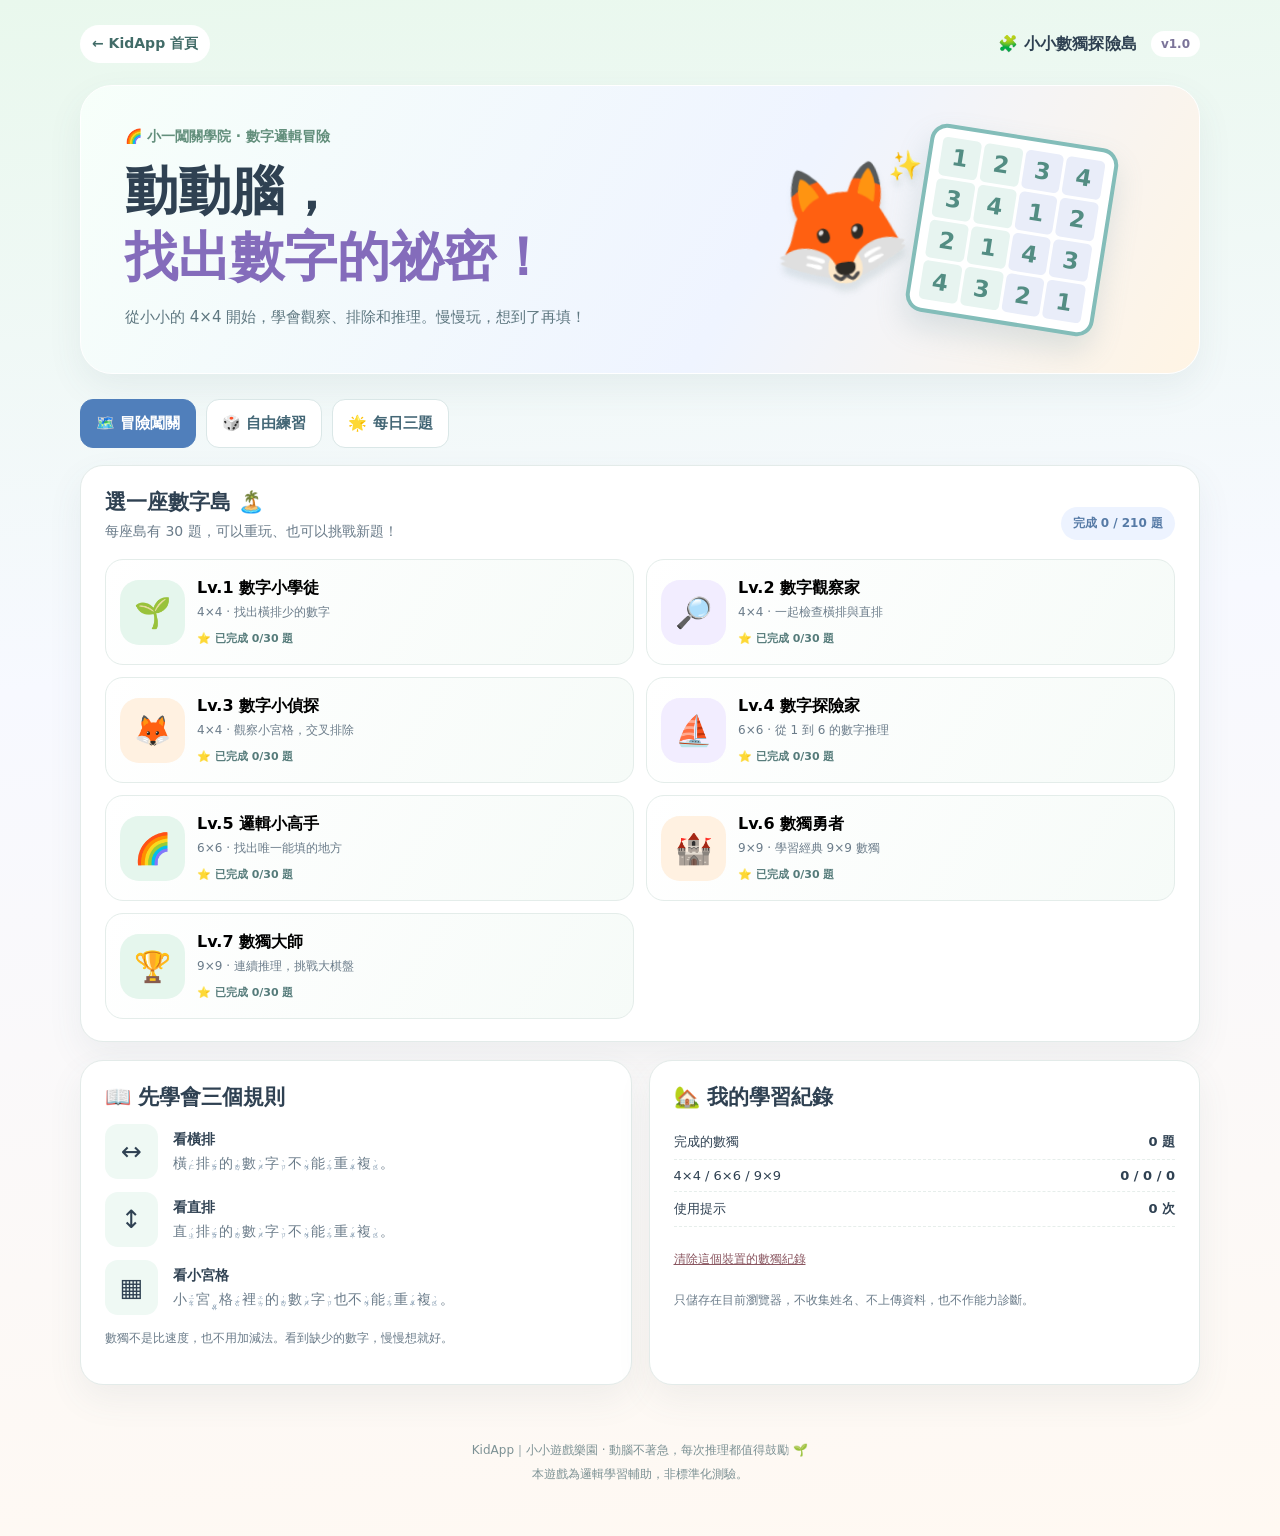
<file: apps/sudoku-grade1/index.html>
<!doctype html>
<html lang="zh-Hant-TW"><head><meta charset="utf-8"><meta name="viewport" content="width=device-width,initial-scale=1,viewport-fit=cover"><meta name="theme-color" content="#ecf7f1"><meta name="description" content="KidApp 小小數獨探險島：4×4、6×6、9×9 七級難度，適合臺灣國小低年級的數字與邏輯冒險。">
<title>小小數獨探險島｜KidApp</title><link rel="stylesheet" href="./style.css"></head>
<body>
<div class="shell">
<header class="top"><a class="backlink" href="../../" aria-label="返回 KidApp 首頁">← KidApp 首頁</a><span class="topbrand">🧩 小小數獨探險島</span><span class="version">v1.0</span></header>
<main>
<section class="hero"><div class="hero-copy"><div class="eyebrow">🌈 小一闖關學院 · 數字邏輯冒險</div><h1>動動腦，<br><span>找出數字的祕密！</span></h1><p>從小小的 4×4 開始，學會觀察、排除和推理。慢慢玩，想到了再填！</p></div>
<div class="hero-art" aria-hidden="true"><div class="mascot">🦊<span>✨</span></div><div class="mini-grid"><b>1</b><b>2</b><b>3</b><b>4</b><b>3</b><b>4</b><b>1</b><b>2</b><b>2</b><b>1</b><b>4</b><b>3</b><b>4</b><b>3</b><b>2</b><b>1</b></div></div></section>
<section id="home" class="screen">
<div class="mode-tabs" role="tablist" aria-label="選擇遊戲模式">
<button class="tab active" data-mode="adventure" role="tab" aria-selected="true">🗺️ 冒險闖關</button>
<button class="tab" data-mode="free" role="tab" aria-selected="false">🎲 自由練習</button>
<button class="tab" data-mode="daily" role="tab" aria-selected="false">🌟 每日三題</button>
</div>
<section id="adventurePanel" class="panel" aria-label="冒險闖關">
<div class="section-title"><div><h2>選一座數字島 🏝️</h2><p>每座島有 30 題，可以重玩、也可以挑戰新題！</p></div><span class="soft-pill" id="adventureSummary">完成 0 / 210 題</span></div>
<div id="levelCards" class="level-cards"></div>
</section>
<section id="freePanel" class="panel hidden" aria-label="自由練習">
<div class="section-title"><div><h2>自己選難度 🎯</h2><p>不用解鎖，任何難度都能直接玩！</p></div></div>
<div class="settings-grid"><label>選擇關卡<select id="freeLevel"></select></label><label>選擇題目<select id="freeIndex"></select></label></div>
<div class="friendly-note">💡 4×4 適合初學者，6×6 練習更多排除法，9×9 是經典挑戰。</div><button id="freeStart" class="primary big">開始自由挑戰 →</button>
</section>
<section id="dailyPanel" class="panel hidden" aria-label="每日三題">
<div class="section-title"><div><h2>今日的三顆星 ⭐</h2><p>每天三道小任務，難度依你的冒險進度安排。</p></div></div><div id="dailyCards" class="daily-cards"></div>
</section>
<section class="two-col"><div class="panel how"><h2>📖 先學會三個規則</h2><div class="how-row"><span>↔️</span><p><strong>看橫排</strong><br><span data-bopo="橫排的數字不能重複。">橫排的數字不能重複。</span></p></div><div class="how-row"><span>↕️</span><p><strong>看直排</strong><br><span data-bopo="直排的數字不能重複。">直排的數字不能重複。</span></p></div><div class="how-row"><span>▦</span><p><strong>看小宮格</strong><br><span data-bopo="小宮格裡的數字也不能重複。">小宮格裡的數字也不能重複。</span></p></div><p class="aside">數獨不是比速度，也不用加減法。看到缺少的數字，慢慢想就好。</p></div>
<div class="panel parent"><h2>🏡 我的學習紀錄</h2><div id="recordBox"></div><button id="resetRecord" class="text-button">清除這個裝置的數獨紀錄</button><p class="aside">只儲存在目前瀏覽器，不收集姓名、不上傳資料，也不作能力診斷。</p></div></section>
</section>
<section id="game" class="screen hidden" aria-label="數獨棋盤">
<div class="game-head"><button id="gameBack" class="secondary">← 回關卡</button><div class="game-meta"><strong id="gameTitle">數字小學徒</strong><span id="gameSub">4×4 · 第 1 題</span></div><span id="gameProgress" class="soft-pill">0 / 30</span></div>
<div class="game-layout"><div class="game-left">
<div class="instruction"><div class="instruction-header"><strong>🦊 狐狸小老師</strong><div class="toggles"><button id="bopoToggle" class="mini-toggle" aria-pressed="true">注音 開</button><button id="voiceToggle" class="mini-toggle" aria-pressed="true">語音 開</button><button id="readInstruction" class="mini-toggle" aria-label="朗讀規則">🔊 聽規則</button></div></div><p id="goalText" class="bopo-line"></p><p id="ruleText" class="bopo-line"></p></div>
<div class="board-frame" id="boardFrame"><div id="board" class="sudoku-board" role="group" aria-label="數獨棋盤"></div></div>
<div class="board-tools"><label class="notes-switch"><input type="checkbox" id="noteMode"> ✏️ 候選數字筆記</label><button id="zoomBtn" class="mini-toggle">🔎 放大棋盤</button></div>
<div id="numberPad" class="number-pad" aria-label="輸入數字"></div>
<div class="edit-tools"><button id="undoBtn" class="secondary">↶ 上一步</button><button id="eraseBtn" class="secondary">⌫ 擦除</button><button id="hintBtn" class="secondary">💡 提示</button></div>
<div id="feedback" class="feedback" role="status" aria-live="polite">先點一個空格，再選下面的數字。</div>
<div id="hintBox" class="hint-box hidden" aria-live="polite"></div>
</div><aside class="game-side"><div class="panel small-panel"><h3>🎯 這一關練什麼？</h3><p id="skillText"></p><div id="learningTip" class="friendly-note"></div></div>
<div class="panel small-panel"><h3>🧠 你的冒險紀錄</h3><p id="gameStats"></p><button id="restartBtn" class="secondary full">重新開始這題</button><button id="skipBtn" class="secondary full">換一題 →</button><p class="aside">不扣分、沒有倒數。提示會帶你一步步觀察。</p></div></aside></div>
<div id="winBox" class="win-box hidden" role="status" aria-live="polite"><div class="win-icon">🏆</div><h2>太棒了！這題完成！</h2><p>你找到了所有數字的正確位置。繼續挑戰，或者再玩一次！</p><div class="win-actions"><button id="nextBtn" class="primary">下一題 →</button><button id="replayBtn" class="secondary">再玩一次</button></div></div>
</section>
</main>
<footer>KidApp｜小小遊戲樂園 · 動腦不著急，每次推理都值得鼓勵 🌱<br>本遊戲為邏輯學習輔助，非標準化測驗。</footer>
</div><script src="./engine.js"></script><script src="./app.js"></script></body></html>
</file>
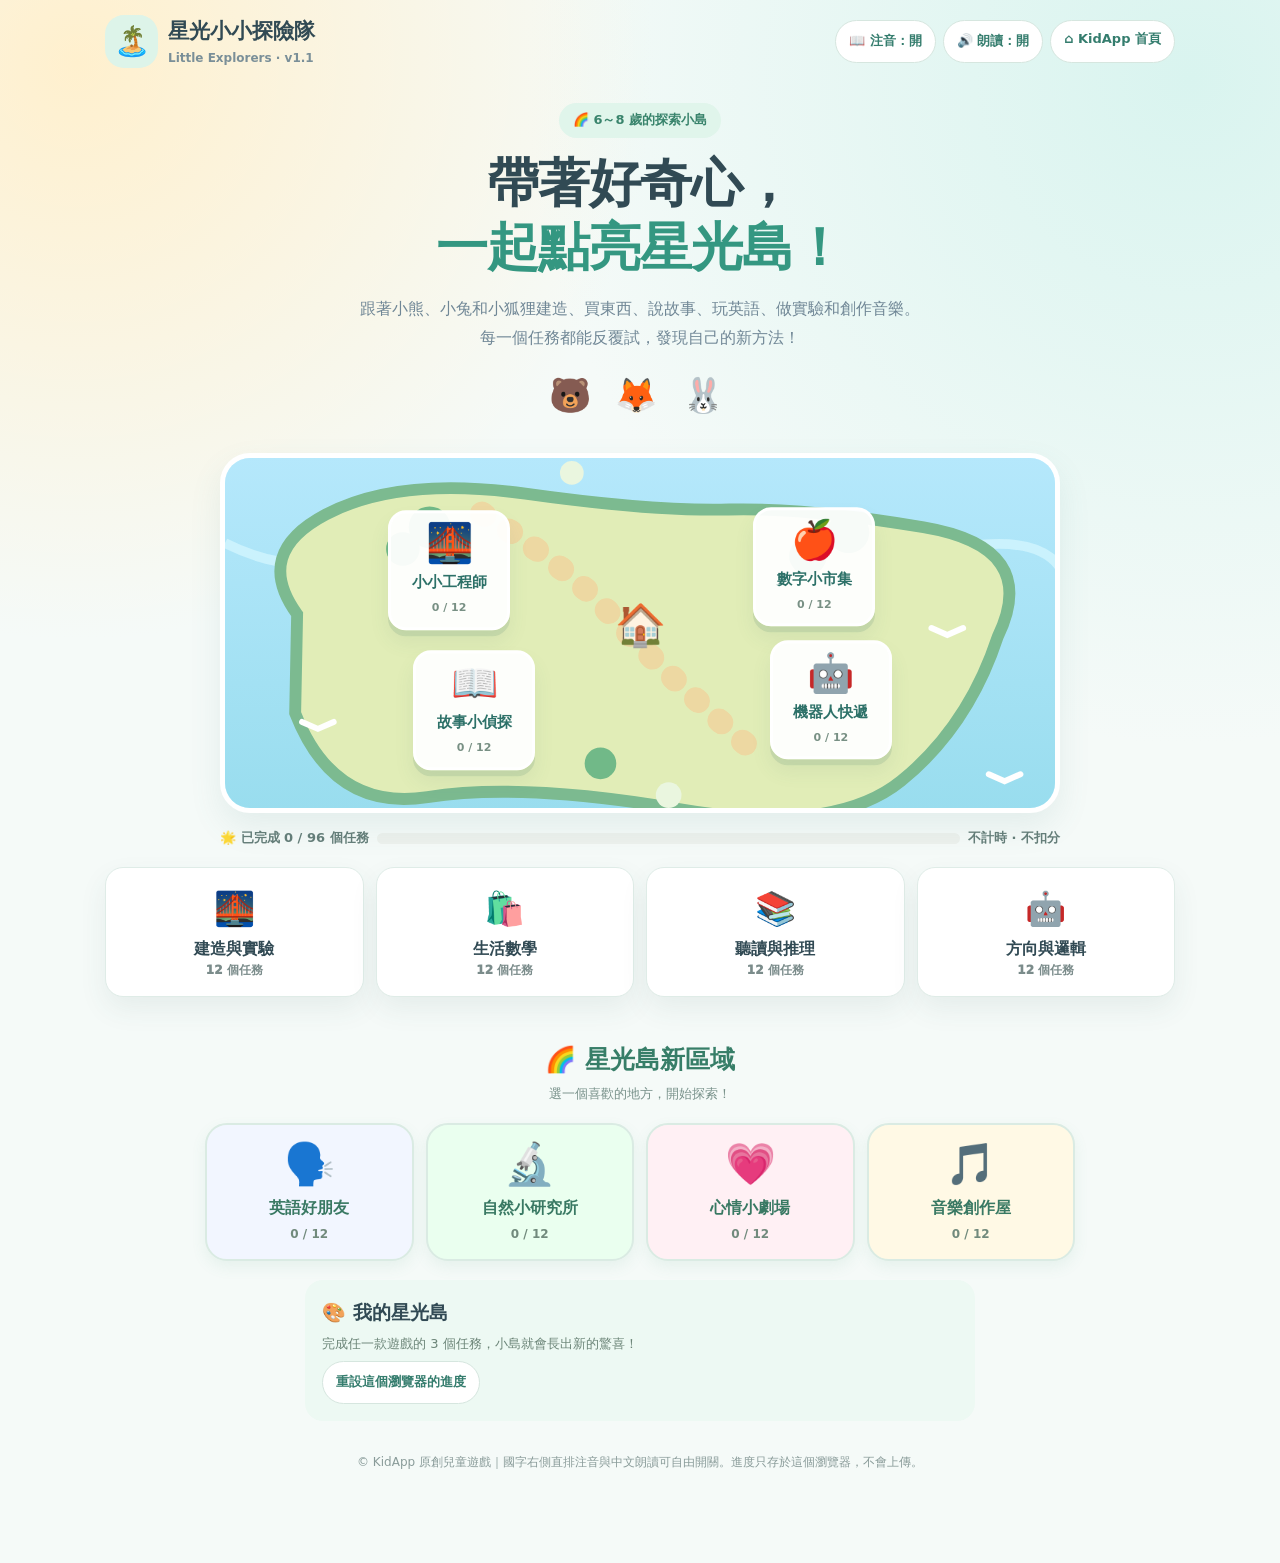
<file: apps/starlight-island/classic.html>
<!doctype html><html lang="zh-Hant-TW"><head><meta charset="utf-8"><meta name="viewport" content="width=device-width,initial-scale=1,viewport-fit=cover"><meta name="theme-color" content="#effcf8"><meta name="description" content="星光小小探險隊：適合國小低年級的八款互動冒險遊戲。造橋、數字市集、故事小偵探、機器人快遞，共96個任務，支援國字右側注音與朗讀。"><title>星光小小探險隊｜KidApp</title>
<style>
:root{--ink:#314a54;--muted:#728596;--edge:#dfece7;--green:#24876f;--blue:#5988c8;--shadow:0 12px 28px #355f5714}*{box-sizing:border-box}html{scroll-behavior:smooth}body{margin:0;min-height:100vh;color:var(--ink);background:radial-gradient(circle at 6% 4%,#fff0ce,transparent 30%),radial-gradient(circle at 93% 5%,#d9f4ef,transparent 35%),#f5faf8;font:16px/1.6 ui-rounded,"PingFang TC","Noto Sans TC",system-ui,sans-serif}button,a{font:inherit;-webkit-tap-highlight-color:transparent}button{cursor:pointer}button:disabled{opacity:.5;cursor:default}button:focus-visible,a:focus-visible{outline:4px solid #8ebfe8;outline-offset:3px}a{text-decoration:none;color:inherit}[hidden]{display:none!important}.wrap{max-width:1110px;margin:auto;padding:15px 20px 60px}.top{display:flex;align-items:center;justify-content:space-between;gap:12px;flex-wrap:wrap}.brand{display:flex;align-items:center;gap:10px}.logo{width:53px;height:53px;display:grid;place-items:center;background:#ddf4e9;border-radius:19px;font-size:29px}.brand strong{font-size:21px;font-weight:950}.brand small{display:block;color:#7a8f98;font-weight:800;font-size:12px}.settings{display:flex;gap:7px;flex-wrap:wrap}.mini{border:1px solid #d6e6df;border-radius:99px;background:#fff;color:#357d6e;min-height:43px;padding:8px 13px;font-size:13px;font-weight:850}.mini:hover{background:#eaf7f0}.panel{background:#fff;border:1px solid var(--edge);box-shadow:var(--shadow);border-radius:26px;padding:23px}.hero{text-align:center;padding:35px 8px 16px}.eyebrow{display:inline-flex;background:#e0f5eb;border-radius:99px;padding:7px 14px;color:#39846c;font-weight:900;font-size:13px}.hero h1{font-size:clamp(32px,5vw,52px);font-weight:950;letter-spacing:-1px;line-height:1.23;margin:14px 0}.hero h1 span{color:#349781}.hero p{max-width:560px;line-height:1.85;color:#708796;margin:0 auto 15px}.hero .friends{font-size:34px;margin:13px 0 0;letter-spacing:7px}.island{position:relative;max-width:840px;margin:15px auto;border:5px solid white;border-radius:30px;box-shadow:0 14px 32px #4f8c861c;overflow:hidden;background:#d5f4ff;min-height:360px}.island-backdrop{position:absolute;inset:0;width:100%;height:100%;object-fit:cover}.map-place{position:absolute;z-index:2;display:flex;align-items:center;flex-direction:column;justify-content:center;gap:5px;min-height:70px;min-width:122px;max-width:33%;border:3px solid white;border-radius:18px;background:#fffffff0;box-shadow:0 6px 0 #40776a23,0 12px 20px #40776a16;color:#2d7168;transform:translate(-50%,-50%);padding:10px 6px;transition:transform .2s,box-shadow .2s}.map-place:hover{transform:translate(-50%,-53%);box-shadow:0 8px 0 #40776a24,0 14px 22px #40776a20}.map-place .pic{font-size:38px;line-height:1.1}.map-place strong{font-size:15px;font-weight:950}.map-place small{font-size:11px;color:#789084;font-weight:900}.map-place[data-mode=bridge]{top:32%;left:27%}.map-place[data-mode=market]{top:31%;left:71%}.map-place[data-mode=story]{top:72%;left:30%}.map-place[data-mode=robot]{top:69%;left:73%}.map-badge{position:absolute;z-index:1;left:50%;top:48%;transform:translate(-50%,-50%);font-size:41px}.legend{max-width:840px;margin:10px auto;display:flex;align-items:center;justify-content:space-between;gap:8px;flex-wrap:wrap;font-size:13px;color:#657e79;font-weight:850}.progress{height:11px;background:#edf1ed;border-radius:99px;overflow:hidden;flex:1;min-width:130px}.progress>span{display:block;height:100%;border-radius:99px;background:linear-gradient(90deg,#8bcf9b,#45b89f);transition:width .25s}.mode-cards{display:grid;grid-template-columns:repeat(4,minmax(0,1fr));gap:12px;margin-top:18px}.mode-card{background:#fff;border:1px solid var(--edge);border-radius:18px;padding:15px 10px;text-align:center;box-shadow:var(--shadow);font-weight:950;color:var(--ink)}.mode-card .icon{display:block;font-size:33px}.mode-card small{display:block;color:#7b8c8b;font-size:12px}.foot{text-align:center;margin:30px 0;color:#899b99;font-size:12px;line-height:1.9}.playtop{display:flex;align-items:center;justify-content:space-between;gap:12px;flex-wrap:wrap;margin:24px 0 15px}.playtop strong{font-size:23px;font-weight:950}.playtop small{display:block;color:var(--muted);font-size:13px;font-weight:800}.meter{height:10px;background:#edf3ed;border-radius:99px;overflow:hidden;margin:9px 0 22px}.meter>span{display:block;background:linear-gradient(90deg,#60b6a8,#e8bc68);height:100%;transition:width .2s}.meta{display:flex;align-items:center;justify-content:space-between;gap:10px;font-size:13px;color:#74918b;font-weight:900}.question{font-size:clamp(20px,3vw,27px);font-weight:950;text-align:center;line-height:2;margin:20px auto;max-width:870px}.notice{max-width:780px;margin:10px auto;padding:13px;border-radius:16px;background:#eff8f1;color:#427a66;text-align:center;font-size:16px;font-weight:850;line-height:1.95;min-height:65px}.notice.warn{background:#fff2e7;color:#9e7547}.notice.ok{background:#e4f9eb;color:#25805c}.actionrow{display:flex;justify-content:space-between;gap:10px;flex-wrap:wrap;align-items:center;margin-top:16px}.primary{border:0;min-height:51px;border-radius:14px;background:#2e9678;color:#fff;font-weight:950;padding:10px 19px;font-size:17px;box-shadow:0 5px 0 #247455}.primary:hover{background:#237f68}.secondary{border:2px solid #cce5d6;background:#fff;border-radius:13px;color:#437f6e;font-weight:950;padding:9px 13px;min-height:47px}.hint{background:#fff4d4;border-color:#f6de9c;color:#927025}.studio{max-width:900px;margin:auto;min-height:275px}.workspace{border:2px solid #dfe8dd;border-radius:22px;padding:16px;background:#f6faf7;margin-bottom:17px}.worktitle{font-size:15px;color:#638477;font-weight:900;text-align:center}.statsline{display:flex;justify-content:center;gap:13px;flex-wrap:wrap;margin:14px auto;font-size:16px;font-weight:850}.counter-control{display:flex;justify-content:space-between;gap:14px;align-items:center;border:2px solid #d8e8df;border-radius:16px;padding:12px 14px;background:white;max-width:680px;margin:12px auto}.counter-control strong{font-size:18px}.counter-group{display:flex;align-items:center;gap:12px}.counter{min-width:48px;font-size:23px;text-align:center;font-weight:950}.step-btn{width:49px;height:49px;border-radius:14px;border:2px solid #b7dbc7;background:#e5f7eb;font-size:27px;color:#298463;font-weight:950}.bridge-svg{display:block;width:100%;height:auto;max-width:790px;margin:8px auto}.market-scene{max-width:700px;margin:7px auto;border-radius:22px;padding:17px;background:linear-gradient(180deg,#fff6e4,#fbefd7)}.shop-sign{background:#eaa35d;color:#fff;padding:10px;border-radius:14px;font-weight:950;text-align:center;font-size:19px}.products,.coins{display:flex;gap:10px;flex-wrap:wrap;justify-content:center;margin:13px auto}.product{border:2px solid #f1d6ad;border-radius:17px;background:#fff;padding:12px 13px;display:flex;align-items:center;flex-direction:column;gap:3px;min-width:91px;min-height:105px;color:#55665b;font-weight:900}.product .art{font-size:35px}.product.selected{border-color:#50aa83;background:#e9f8eb}.coin{width:69px;height:69px;border:5px double #c69338;background:#f8db88;color:#83601d;border-radius:50%;font-size:22px;font-weight:950;box-shadow:0 4px 0 #e0b759}.coin.c5{background:#e4e6ed;border-color:#a5aebd;color:#667083}.coin.c10{background:#ffccaa;border-color:#cf8e64;color:#aa5f3b}.basket{border:2px dashed #e3be82;border-radius:15px;min-height:71px;display:flex;justify-content:center;align-items:center;flex-wrap:wrap;gap:7px;margin:12px auto;background:#fff9e9;padding:10px}.basket .token{display:inline-flex;align-items:center;justify-content:center;min-width:42px;height:45px;padding:4px 7px;border:1px solid #ead3a5;border-radius:12px;font-size:25px;background:#fff}.bigmoney{font-size:30px;font-weight:950;text-align:center;color:#a47734}.storyscene{position:relative;max-width:750px;min-height:235px;margin:10px auto;border-radius:22px;background:linear-gradient(#ccecff 0 57%,#c6e9ae 58%);overflow:hidden;border:2px solid #c7e6d9;padding:14px}.story-art{font-size:62px;text-align:center;padding:35px 5px}.story-speech{border-radius:13px;padding:13px 15px;background:#eff5ff;font-weight:800;line-height:2;margin:12px auto;max-width:800px;font-size:16px}.spotobjects{display:flex;justify-content:space-around;align-items:center;gap:8px;min-height:190px}.spotobj{border:3px solid #fff;border-radius:21px;background:#fffcf7e8;min-height:118px;min-width:24%;display:flex;flex-direction:column;align-items:center;justify-content:center;gap:5px;padding:8px;box-shadow:0 6px 13px #50816835}.spotobj .emoji{font-size:52px}.spotobj .name{font-weight:950;font-size:17px}.order-choices{display:grid;grid-template-columns:repeat(3,minmax(0,1fr));gap:9px;margin:15px auto}.order-btn{border:2px solid #d8e7da;border-radius:17px;background:white;padding:15px 8px;min-height:100px;color:#4b7662;font-size:17px;font-weight:900}.chosenpath{display:flex;justify-content:center;gap:8px;align-items:center;flex-wrap:wrap;min-height:50px;margin:10px auto}.step-token{border-radius:12px;background:#e3f7ed;padding:8px 12px;color:#408b6a;font-weight:950}.choice-grid{display:grid;grid-template-columns:repeat(2,minmax(0,1fr));gap:12px;margin:13px auto}.answer{background:#fff;border:2px solid #dfe8e0;border-radius:17px;padding:14px 12px;min-height:82px;text-align:center;font-size:18px;color:#3d5950;font-weight:850;line-height:1.9}.answer:hover{background:#f0fbf4;border-color:#8acbaa}.answer.correct{background:#e4faeb;border-color:#4caf84}.answer.wrong{background:#fff2ef;border-color:#e8a3a0}.gridbot{display:grid;grid-template-columns:repeat(5,minmax(0,1fr));gap:5px;max-width:480px;margin:15px auto;padding:13px;border-radius:19px;background:#e2e8f0;box-shadow:inset 0 6px 13px #788dac21}.tilebot{aspect-ratio:1;border-radius:10px;background:#fffdf5;display:grid;place-items:center;font-size:clamp(19px,4.5vw,34px);position:relative;min-width:0}.tilebot.wall{background:#f4bdbc}.tilebot.goal{background:#d3f5b7}.bot{font-size:1.05em;display:inline-block}.botdir{position:absolute;right:2px;top:-3px;font-size:13px;color:#377dd0}.commands{display:flex;gap:10px;justify-content:center;flex-wrap:wrap;margin:12px auto}.cmd-btn{border:2px solid #adcfea;background:#eef7ff;border-radius:15px;min-width:98px;min-height:65px;color:#3975a5;font-size:20px;font-weight:950;padding:6px}.cmd-btn small{display:block;font-size:11px}.queue{min-height:65px;display:flex;gap:7px;align-items:center;justify-content:center;flex-wrap:wrap;border:2px dashed #ccd9e5;border-radius:15px;background:#f7fbff;padding:8px}.queue .chip{background:white;border:1px solid #c5d9ee;border-radius:12px;padding:7px 10px;font-size:21px;font-weight:950}.robot-footer{display:flex;gap:8px;flex-wrap:wrap;justify-content:center;margin:12px}.finished{text-align:center;padding:38px 10px}.finished .big{font-size:82px}.finished h2{font-size:30px;font-weight:950}.finished p{color:#70888a;line-height:1.95}.finished button{margin:8px}.completecard{border-radius:18px;background:#edf9f3;padding:17px;margin:13px auto;max-width:670px}.completecard strong{display:block;font-size:19px}.completecard p{margin:6px auto;font-size:13px;color:#6c8578}.bopo{display:inline-flex;flex-direction:row;align-items:center;vertical-align:middle;white-space:nowrap;line-height:1.22;margin-right:.025em}.bopo-han{display:inline-block}.bopo-rt{position:relative;display:inline-flex;min-width:.9em;align-items:center;margin-left:.1em;color:#9170ab;font-size:.62em;font-weight:900;line-height:1;letter-spacing:0;white-space:nowrap}.bopo-sounds{display:inline-flex;flex-direction:column;align-items:center}.bopo-sound{display:block;line-height:1}.bopo-tone{align-self:flex-end;padding-bottom:.12em;margin-left:-.04em}.bopo-light{padding-top:.5em}.bopo-light-dot{position:absolute;top:-.09em;left:0;right:0;text-align:center;font-size:1.12em}.hide-bopo .bopo-rt{display:none}
@media(max-width:830px){.mode-cards{grid-template-columns:repeat(2,minmax(0,1fr))}.island{min-height:350px}.map-place{min-width:118px}.question{line-height:2.1}}
@media(max-width:570px){.wrap{padding:11px 11px 50px}.brand strong{font-size:18px}.logo{width:44px;height:44px;font-size:24px}.mini{min-height:40px;padding:8px 10px;font-size:11px}.hero{padding:32px 2px 9px}.hero .friends{font-size:27px;letter-spacing:3px}.island{min-height:400px;border-radius:22px}.map-place{min-width:108px;min-height:100px;max-width:43%;padding:8px 3px}.map-place .pic{font-size:32px}.map-place strong{font-size:13px}.map-badge{font-size:33px}.map-place[data-mode=bridge]{left:26%;top:29%}.map-place[data-mode=market]{left:72%;top:29%}.map-place[data-mode=story]{left:28%;top:73%}.map-place[data-mode=robot]{left:72%;top:73%}.mode-cards{gap:9px}.mode-card{font-size:13px;padding:9px}.panel{padding:16px 10px;border-radius:20px}.question{font-size:22px}.workspace{padding:12px 8px}.counter-control{padding:8px}.counter-control strong{font-size:15px}.counter-group{gap:7px}.step-btn{width:44px;height:44px}.choice-grid{gap:8px}.answer{font-size:16px;padding:10px 6px}.spotobj{min-width:0;flex:1}.spotobj .emoji{font-size:40px}.spotobj .name{font-size:13px}.order-btn{font-size:14px;min-height:90px}.shop-sign{font-size:16px}.product{min-width:82px;min-height:95px;padding:9px}.tilebot{font-size:23px}.cmd-btn{min-width:85px}.actionrow{justify-content:center}.primary{font-size:15px}.notice{font-size:14px}}
@media(max-width:345px){.map-place{min-width:99px}.map-place strong{font-size:12px}.settings{gap:4px}.mini{font-size:10px}.order-btn{font-size:12px}}
@media(prefers-reduced-motion:reduce){*,*:before,*:after{scroll-behavior:auto!important;transition:none!important;animation:none!important}}

/* v1.0.1 bridge building: fixed-span rule, explicit support landing sites */
.bridge-workspace{background:linear-gradient(145deg,#f2fcf8,#e8f5ff)}
.bridge-rule{font-size:14px;line-height:1.9;background:#fff;border:2px solid #d3e9dd;border-radius:15px;color:#47735e;padding:10px 12px;margin:12px auto;max-width:850px;text-align:center}
.bridge-rule strong{color:#197950}
.bridge-progress{display:flex;justify-content:center;flex-wrap:wrap;gap:6px;color:#54766a;font-size:13px;font-weight:850;margin:11px auto}
.bridge-progress span{border-radius:12px;background:#fff;border:1px solid #d3e4da;padding:7px 10px}
.bridge-post-panel{background:#f2fcf6;border-radius:19px;border:2px solid #d5e5db;padding:15px;margin:12px auto}
.bridge-post-panel strong{font-size:19px;font-weight:950;color:#3f7560}
.bridge-post-panel p{color:#668778;font-size:14px;line-height:1.85;margin:7px auto 12px}
.bridge-post-choices{display:flex;justify-content:center;flex-wrap:wrap;gap:9px;font-weight:800;color:#557868}
.bridge-site-btn{background:white;color:#3d775c;border:2px solid #a8cbbb;border-radius:13px;min-height:54px;padding:12px 15px;font-size:15px;font-weight:850;cursor:pointer}
.bridge-site-btn.selected{background:#dcf8e5;border-color:#4cab7a;box-shadow:0 0 0 2px #bfe9d0}
.bridge-site-btn:disabled{opacity:.5;cursor:not-allowed}
.bridge-building-svg [data-site]:focus-visible{outline:3px solid #167957}
@media(max-width:560px){.bridge-rule{font-size:13px;padding:9px 7px}.bridge-post-panel{padding:11px}.bridge-post-panel strong{font-size:17px}.bridge-site-btn{flex:1 1 125px;font-size:14px;padding:9px 12px}.bridge-progress{gap:4px;font-size:11px}}
/* Star island 1.1 kid-friendly expansion */
.mode-cards{grid-template-columns:repeat(4,minmax(0,1fr))}
.expansion-heading{text-align:center;max-width:860px;margin:29px auto 6px;padding:10px 12px;color:#377e68}
.expansion-heading h2{font-size:25px;margin:4px 0;font-weight:950}
.expansion-heading p{font-size:13px;margin:0;color:#78918a}
.new-map-cards{display:grid;grid-template-columns:repeat(4,minmax(0,1fr));gap:12px;max-width:870px;margin:9px auto 19px}
.new-map-card{background:#fff;border:2px solid #daebe3;border-radius:22px;padding:15px 8px;min-width:0;min-height:135px;display:flex;flex-direction:column;justify-content:center;align-items:center;gap:5px;box-shadow:0 6px 15px #51987917;color:#397963;font-weight:900}
.new-map-card .pic{font-size:41px;line-height:1.2}.new-map-card strong{font-size:16px}.new-map-card small{font-size:12px;color:#718a7c}
.new-map-card:nth-child(1){background:#f2f6ff}.new-map-card:nth-child(2){background:#eaffef}.new-map-card:nth-child(3){background:#fff0f4}.new-map-card:nth-child(4){background:#fff9e5}
.new-map-card:hover{transform:translateY(-2px);border-color:#a2d4b8}
/* Bridge: show only core rule, board, material, and actions */
.simple-bridge{padding:12px 13px;background:linear-gradient(145deg,#f4fff7,#e9f7ff)}
.bridge-rule-short{text-align:center;background:#fff;border:2px solid #cde9d7;border-radius:13px;padding:9px 12px;line-height:2.1;font-size:17px;font-weight:950;color:#35755b}
.bridge-short-help{font-size:14px;text-align:center;color:#60836e;margin:8px 0;font-weight:900;line-height:1.9}
.bridge-simple-stats{display:flex;gap:10px;justify-content:center;flex-wrap:wrap;font-size:17px;font-weight:850;color:#477864;padding-top:3px}
.bridge-simple-stats>span{border:2px solid #dfecdf;padding:6px 13px;border-radius:13px;background:white}
.bridge-simple-controls{display:flex;align-items:center;justify-content:center;gap:14px;padding:9px 14px;background:#fff;border:2px solid #d9ebdf;border-radius:16px;max-width:380px;margin:11px auto;font-weight:900;font-size:19px}
.bridge-post-simple{max-width:650px;margin:8px auto;display:flex;gap:8px;justify-content:center;flex-wrap:wrap}
.bridge-post-simple .bridge-site-btn{font-size:17px;padding:10px 13px;min-height:51px;flex:0 1 auto}
.bridge-no-post{font-size:14px;color:#719081;padding:8px}.bridge-buttons{justify-content:center}
/* Common cards: large obvious art, short readable instructions */
.new-studio{border-radius:24px;padding:20px 17px;background:#f2faf6;border:2px solid #d9e8df;max-width:850px;margin:0 auto;text-align:center}
.character-stage{display:flex;gap:12px;align-items:center;justify-content:center;flex-wrap:wrap;background:white;border-radius:18px;padding:16px;margin-bottom:18px}
.character-face{font-size:75px;line-height:1.2}.talk-bubble{font-weight:900;font-size:27px;border-radius:16px;background:#ebf4ff;color:#376b91;padding:14px 23px}
.listen-en{font-size:15px}.object-grid{display:grid;grid-template-columns:repeat(3,minmax(0,1fr));gap:12px}
.object-tile{min-width:0;display:flex;flex-direction:column;align-items:center;justify-content:center;gap:6px;padding:14px 5px;min-height:119px;border:3px solid #d3e4da;border-radius:19px;background:white;color:#457565;font-size:18px;font-weight:900;line-height:1.9}
.object-tile .item-picture{font-size:52px;line-height:1.1}
.object-tile.selected,.new-answer.selected{border-color:#58ad82;background:#e6f8eb;box-shadow:0 0 0 2px #d0edda}
.object-tile.picked-good,.new-answer.picked-good{border-color:#41ad80;background:#daf7e8}
.object-tile.picked-try,.new-answer.picked-try{border-color:#e2b99d;background:#fff5eb}
.game-discovery{margin:15px auto 6px;font-size:17px;font-weight:900;color:#4d7c6c;background:#fff;border-radius:14px;padding:12px;min-height:54px;line-height:2}
.big-result{font-size:30px}.new-options{display:grid;grid-template-columns:1fr;gap:11px;max-width:660px;margin:18px auto 8px}
.new-answer{min-height:63px;padding:12px 16px;font-size:18px;font-weight:900;border:3px solid #d3e4d9;border-radius:17px;background:white;color:#365f52;line-height:1.9}
.english-studio{background:linear-gradient(135deg,#eef3ff,#f6fbff)}
.science-studio{background:linear-gradient(145deg,#eaf8fb,#e8f9ec)}.science-title{font-size:17px;color:#4f8270;font-weight:950;line-height:2;margin-bottom:12px}
.science-visual{background:linear-gradient(#d9f3ff 65%,#9ad1e7 65%);border-radius:23px;min-height:214px;padding:12px;display:flex;align-items:center;justify-content:center;gap:25px;position:relative;overflow:hidden}
.magnet-view{background:linear-gradient(#f4e7ff,#e9f8ff)}.science-icon{font-size:79px}.science-object{font-size:76px;display:inline-block;transform:translate(0,0);transition:transform .5s ease}
.science-object.is-floating{transform:translateY(-20px) rotate(-8deg)}.science-object.is-sinking{transform:translateY(57px) rotate(18deg)}
.science-object.magnet-pull{transform:translateX(-55px) rotate(-20deg)}.science-object.magnet-rest{transform:translateX(25px)}
.science-result{position:absolute;bottom:5px;left:10px;right:10px;border-radius:12px;background:#ffffffcf;font-size:14px;font-weight:900;padding:6px;line-height:1.9}
.science-grid{grid-template-columns:repeat(4,minmax(0,1fr));margin-top:16px}.science-grid .object-tile{min-height:114px}
.science-action{display:flex;justify-content:center;margin:18px auto 0}.shadow-play{height:245px;border:2px solid #d1e5ed;border-radius:19px;background:linear-gradient(90deg,#fff8cc,#edf4ff);display:flex;align-items:center;justify-content:space-around;overflow:hidden}
.lamp{font-size:59px;transition:transform .35s ease}.toy-silhouette{font-size:54px}.shadow-wall{height:205px;width:33%;border:8px solid #e0d9c7;border-radius:13px;background:#dce2df;display:grid;place-items:center;overflow:hidden}
.shadow-shape{font-size:75px;filter:brightness(0);opacity:.42;transition:transform .5s ease}.science-buttons{display:flex;gap:12px;justify-content:center;margin:16px auto;flex-wrap:wrap}.science-buttons .new-answer{flex:1;min-width:145px}
.feeling-studio{background:linear-gradient(145deg,#fff0f5,#fffaf2)}.feeling-face{font-size:97px;line-height:1.2;background:white;border-radius:30px;max-width:220px;margin:5px auto 13px;padding:17px}
.feeling-prompt{font-size:19px;color:#a36c73;font-weight:950}.feeling-choice{font-size:18px}
.music-studio{background:linear-gradient(145deg,#fff8df,#f1eaff)}.music-hero{font-size:60px;letter-spacing:8px}.music-example{display:flex;align-items:center;justify-content:center;flex-direction:column;gap:10px;margin:15px auto;background:white;border-radius:18px;padding:13px;font-weight:900}
.rhythm-reference,.beat-line{display:flex;align-items:center;justify-content:center;flex-wrap:wrap;gap:7px;min-height:64px}.beat-token{font-size:32px;background:white;border:2px solid #e8d9b6;border-radius:12px;min-width:51px;min-height:53px;display:grid;place-items:center}
.music-pad{display:flex;gap:10px;justify-content:center;margin:20px auto}.instrument{flex:1;min-width:0;max-width:190px;display:flex;flex-direction:column;align-items:center;justify-content:center;padding:11px 8px;border-radius:20px;border:3px solid #e8d9b5;background:#fffdf3;font-size:17px;font-weight:900;line-height:1.9}
.instrument span{font-size:47px}.instrument:active{transform:scale(.95)}.instrument.bell{background:#fff1d1}.instrument.clap{background:#f9eaff}.instrument.drum{background:#eaf7ff}
.music-score{background:white;border-radius:15px;padding:13px;max-width:780px;margin:12px auto;display:flex;flex-wrap:wrap;justify-content:center;gap:7px;font-weight:900;color:#846b4e}.music-score>.beat-line{flex-basis:100%}.empty-beats{font-size:13px;color:#998971}.music-actions{justify-content:center}
@media(max-width:680px){.new-map-cards{grid-template-columns:repeat(2,minmax(0,1fr))}.new-map-card{min-height:120px}.object-grid{grid-template-columns:repeat(2,minmax(0,1fr))}.science-grid{grid-template-columns:repeat(2,minmax(0,1fr))}.talk-bubble{font-size:22px}.new-studio{padding:14px 10px}.science-visual{min-height:187px}.science-icon{font-size:65px}.science-object{font-size:65px}}
@media(max-width:390px){.bridge-rule-short{font-size:14px;padding:8px 4px}.bridge-simple-controls{gap:8px}.instrument{font-size:13px}.instrument span{font-size:38px}.music-pad{gap:6px}.new-map-card strong{font-size:14px}.new-map-card .pic{font-size:33px}}</style></head>
<body><main class="wrap"><header class="top"><div class="brand"><div class="logo" aria-hidden="true">🏝️</div><div><strong>星光小小探險隊</strong><small>Little Explorers · v1.1</small></div></div><div class="settings"><button class="mini" type="button" id="bopoToggle">📖 注音：開</button><button class="mini" type="button" id="voiceToggle">🔊 朗讀：開</button><a class="mini" href="../../">⌂ KidApp 首頁</a></div></header>
<section id="homeScene"><div class="hero"><span class="eyebrow">🌈 6～8 歲的探索小島</span><h1>帶著好奇心，<br><span>一起點亮星光島！</span></h1><p>跟著小熊、小兔和小狐狸建造、買東西、說故事、玩英語、做實驗和創作音樂。每一個任務都能反覆試，發現自己的新方法！</p><div class="friends" aria-hidden="true">🐻 🦊 🐰</div></div><div class="island" aria-label="星光島冒險地圖"><svg class="island-backdrop" xmlns="http://www.w3.org/2000/svg" viewBox="0 0 840 430" preserveAspectRatio="xMidYMid slice" aria-hidden="true"><defs><linearGradient id="sea" x2="0" y2="1"><stop stop-color="#b8e9fd"/><stop offset="1" stop-color="#96dced"/></linearGradient></defs><rect width="840" height="430" fill="url(#sea)"/><path d="M0 124q80 40 140 2t145 0 142 15 150-12 170-1 99 22" fill="none" stroke="#d7f8ff" stroke-width="10" opacity=".7"/><path d="M73 196Q28 134 102 95T304 74 510 90 707 108 782 219Q752 310 684 365T458 393 205 381 71 296Z" fill="#e1edb7" stroke="#7cba90" stroke-width="12"/><path d="M260 94Q344 145 391 197T531 331" fill="none" stroke="#edd8a2" stroke-width="24" stroke-linecap="round" stroke-dasharray="3 29"/><path d="M78 305l16 7 16-7 M715 210l16 7 16-7 M773 358l16 7 16-7" fill="none" stroke="#fff" stroke-width="6" stroke-linecap="round"/><g fill="#71b988"><circle cx="180" cy="130" r="17"/><circle cx="207" cy="108" r="21"/><circle cx="590" cy="137" r="19"/><circle cx="631" cy="113" r="21"/><circle cx="380" cy="347" r="16"/></g><g fill="#eaf6df"><circle cx="351" cy="53" r="12"/><circle cx="449" cy="379" r="13"/></g></svg><div class="map-badge" id="islandBadge" aria-hidden="true">🏠</div><button class="map-place" data-mode="bridge" type="button"><span class="pic">🌉</span><strong>小小工程師</strong><small id="countBridge">0 / 12</small></button><button class="map-place" data-mode="market" type="button"><span class="pic">🍎</span><strong>數字小市集</strong><small id="countMarket">0 / 12</small></button><button class="map-place" data-mode="story" type="button"><span class="pic">📖</span><strong>故事小偵探</strong><small id="countStory">0 / 12</small></button><button class="map-place" data-mode="robot" type="button"><span class="pic">🤖</span><strong>機器人快遞</strong><small id="countRobot">0 / 12</small></button></div><div class="legend"><span id="totalProgress">🌟 已完成 0 / 96 個任務</span><div class="progress"><span id="globalFill"></span></div><span>不計時 · 不扣分</span></div><div class="mode-cards"><button class="mode-card" data-mode="bridge" type="button"><span class="icon">🌉</span>建造與實驗<small>12 個任務</small></button><button class="mode-card" data-mode="market" type="button"><span class="icon">🛍️</span>生活數學<small>12 個任務</small></button><button class="mode-card" data-mode="story" type="button"><span class="icon">📚</span>聽讀與推理<small>12 個任務</small></button><button class="mode-card" data-mode="robot" type="button"><span class="icon">🤖</span>方向與邏輯<small>12 個任務</small></button></div><section class="expansion-heading"><h2>🌈 星光島新區域</h2><p>選一個喜歡的地方，開始探索！</p></section><div class="new-map-cards">
<button class="new-map-card" data-mode="english" type="button"><span class="pic">🗣️</span><strong>英語好朋友</strong><small id="countEnglish">0 / 12</small></button>
<button class="new-map-card" data-mode="nature" type="button"><span class="pic">🔬</span><strong>自然小研究所</strong><small id="countNature">0 / 12</small></button>
<button class="new-map-card" data-mode="emotion" type="button"><span class="pic">💗</span><strong>心情小劇場</strong><small id="countEmotion">0 / 12</small></button>
<button class="new-map-card" data-mode="music" type="button"><span class="pic">🎵</span><strong>音樂創作屋</strong><small id="countMusic">0 / 12</small></button></div><div class="completecard"><strong>🎨 我的星光島</strong><p id="decoration">每個遊戲完成 3 個任務後，小島就會多一個小裝飾！完成後也能繼續玩。</p><button class="mini" type="button" id="clearSave">重設這個瀏覽器的進度</button></div></section>
<section id="playScene" hidden><div class="playtop"><div><strong id="modeName">小小工程師</strong><small id="taskNumber">第 1 / 12 個任務</small></div><div class="settings"><button class="mini" type="button" id="readAgain">🔊 聽任務</button><button class="mini" type="button" id="backHome">← 小島地圖</button></div></div><div class="panel"><div class="meta"><span id="taskLevel">🌱 探索新手</span><span id="modeCount">⭐ 0 / 12</span></div><div class="meter"><span id="taskFill"></span></div><h2 id="question" class="question"></h2><div id="workArea" class="studio"></div><div id="feedback" class="notice" aria-live="polite" role="status">慢慢試試看！</div><div class="actionrow"><button id="hintBtn" class="secondary hint" type="button">💡 小提示</button><button id="nextBtn" class="primary" type="button" hidden>下一個任務 →</button></div></div><p class="foot">完成後仍然可以繼續操作、探索不同結果。想換題目再按下一個任務。</p></section><p class="foot">© KidApp 原創兒童遊戲｜國字右側直排注音與中文朗讀可自由開關。進度只存於這個瀏覽器，不會上傳。</p></main>
<script>
const TASKS={"bridge":[{"id":"B01","span":2,"maxBetween":2,"allowedPosts":[],"budget":2,"level":1,"q":"幫小熊搭好兩格長的橋！","hint":"先把橋板鋪滿，再看紅色的地方，試著加支柱。"},{"id":"B02","span":3,"maxBetween":2,"allowedPosts":[2],"budget":4,"level":1,"q":"幫小熊搭好三格長的橋！","hint":"先把橋板鋪滿，再看紅色的地方，試著加支柱。"},{"id":"B03","span":4,"maxBetween":2,"allowedPosts":[2],"budget":5,"level":1,"q":"搭一座四格長的橋！","hint":"先把橋板鋪滿，再看紅色的地方，試著加支柱。"},{"id":"B04","span":5,"maxBetween":2,"allowedPosts":[2,4],"budget":7,"level":1,"q":"搭一座五格長的橋！","hint":"先把橋板鋪滿，再看紅色的地方，試著加支柱。"},{"id":"B05","span":3,"maxBetween":2,"allowedPosts":[1,2],"budget":4,"level":2,"q":"幫小兔過三格河！","hint":"先把橋板鋪滿，再看紅色的地方，試著加支柱。"},{"id":"B06","span":4,"maxBetween":2,"allowedPosts":[1,2,3],"budget":5,"level":2,"q":"修好四格長的小橋！","hint":"先把橋板鋪滿，再看紅色的地方，試著加支柱。"},{"id":"B07","span":5,"maxBetween":2,"allowedPosts":[1,2,3,4],"budget":7,"level":2,"q":"搭一座五格長的橋！","hint":"先把橋板鋪滿，再看紅色的地方，試著加支柱。"},{"id":"B08","span":6,"maxBetween":2,"allowedPosts":[2,3,4],"budget":8,"level":2,"q":"挑戰六格長的大橋！","hint":"先把橋板鋪滿，再看紅色的地方，試著加支柱。"},{"id":"B09","span":4,"maxBetween":2,"allowedPosts":[1,2,3],"budget":5,"level":3,"q":"四格橋，只用一根支柱！","hint":"先把橋板鋪滿，再看紅色的地方，試著加支柱。"},{"id":"B10","span":5,"maxBetween":2,"allowedPosts":[1,2,3,4],"budget":7,"level":3,"q":"五格橋，想好支柱的位置！","hint":"先把橋板鋪滿，再看紅色的地方，試著加支柱。"},{"id":"B11","span":6,"maxBetween":2,"allowedPosts":[1,2,3,4,5],"budget":8,"level":3,"q":"六格橋，幫大家送貨！","hint":"先把橋板鋪滿，再看紅色的地方，試著加支柱。"},{"id":"B12","span":6,"maxBetween":2,"allowedPosts":[1,2,3,4,5],"budget":8,"level":3,"q":"最後挑戰！搭好六格長的橋！","hint":"先把橋板鋪滿，再看紅色的地方，試著加支柱。"}],"market":[{"id":"M01","type":"pack","product":"apple","qty":2,"q":"小狐狸要買2個蘋果，請在攤位把商品放進籃子。","hint":"點選蘋果加入籃子，再確認數量是不是2個。","level":1},{"id":"M02","type":"pack","product":"banana","qty":3,"q":"小狐狸要買3個香蕉，請在攤位把商品放進籃子。","hint":"點選香蕉加入籃子，再確認數量是不是3個。","level":1},{"id":"M03","type":"pack","product":"bread","qty":2,"q":"小狐狸要買2個麵包，請在攤位把商品放進籃子。","hint":"點選麵包加入籃子，再確認數量是不是2個。","level":2},{"id":"M04","type":"pack","product":"carrot","qty":3,"q":"小狐狸要買3個紅蘿蔔，請在攤位把商品放進籃子。","hint":"點選紅蘿蔔加入籃子，再確認數量是不是3個。","level":2},{"id":"M05","type":"pay","product":"apple","qty":1,"amount":3,"q":"1個蘋果一共要3元，選硬幣付給老闆。","hint":"每個蘋果3元，合計3元，可以使用1、5、10元硬幣。","level":2},{"id":"M06","type":"pay","product":"banana","qty":2,"amount":10,"q":"2個香蕉一共要10元，選硬幣付給老闆。","hint":"每個香蕉5元，合計10元，可以使用1、5、10元硬幣。","level":2},{"id":"M07","type":"pay","product":"milk","qty":2,"amount":14,"q":"2個牛奶一共要14元，選硬幣付給老闆。","hint":"每個牛奶7元，合計14元，可以使用1、5、10元硬幣。","level":2},{"id":"M08","type":"pay","product":"bread","qty":3,"amount":18,"q":"3個麵包一共要18元，選硬幣付給老闆。","hint":"每個麵包6元，合計18元，可以使用1、5、10元硬幣。","level":2},{"id":"M09","type":"change","product":"banana","qty":1,"amount":5,"give":10,"q":"客人買1個香蕉，付10元。請幫忙找回5元。","hint":"花費5元；10元減去花費，就是要找的錢。","level":3},{"id":"M10","type":"change","product":"carrot","qty":2,"amount":2,"give":10,"q":"客人買2個紅蘿蔔，付10元。請幫忙找回2元。","hint":"花費8元；10元減去花費，就是要找的錢。","level":3},{"id":"M11","type":"change","product":"milk","qty":1,"amount":13,"give":20,"q":"客人買1個牛奶，付20元。請幫忙找回13元。","hint":"花費7元；20元減去花費，就是要找的錢。","level":3},{"id":"M12","type":"change","product":"bread","qty":2,"amount":8,"give":20,"q":"客人買2個麵包，付20元。請幫忙找回8元。","hint":"花費12元；20元減去花費，就是要找的錢。","level":3}],"story":[{"id":"S01","story":"kite","title":"飛走的小風箏","hero":"🪁","scene":1,"kind":"spot","narration":"小熊和小兔在草地放風箏。突然一陣風吹來，風箏飛走了！","q":"風箏被風吹到哪個地方？","level":1,"place":"tree","answer":"tree","explain":"風箏卡在樹枝上，不要自己爬樹，先找大人。"},{"id":"S02","story":"kite","title":"飛走的小風箏","hero":"🪁","scene":2,"kind":"order","narration":"小兔先發現風箏，接著找老師幫忙，最後安全拿回風箏。","q":"請按故事發生的順序點選三張圖。","level":2,"order":["發現風箏","找老師幫忙","安全拿回"],"explain":"先發現問題，再尋求協助，最後安全完成。"},{"id":"S03","story":"kite","title":"飛走的小風箏","hero":"🪁","scene":3,"kind":"choice","narration":"小熊看見風箏在很高的樹上，心裡有點著急。","q":"他應該怎麼做？","level":3,"good":["請老師幫忙","先留在安全位置"],"bad":["自己爬到高樹上","用石頭亂丟"],"explain":"不冒險攀高、請大人幫忙，是安全的好選擇。"},{"id":"S04","story":"kite","title":"飛走的小風箏","hero":"🪁","scene":4,"kind":"choice","narration":"老師幫忙取回風箏，朋友們又可以一起玩了。","q":"如果你是小熊，會怎麼說？","level":4,"good":["謝謝老師幫忙","下次一起注意風向"],"bad":["都是小兔的錯","把風箏故意踩壞"],"explain":"感謝幫忙、討論下次怎麼做，都很合適。"},{"id":"S05","story":"seed","title":"神奇的小種子","hero":"🌱","scene":1,"kind":"spot","narration":"小兔把一顆種子放進花盆，每天到窗邊看看。","q":"小兔應該把水澆在哪裡？","level":1,"place":"pot","answer":"pot","explain":"要適量澆在盆土，並觀察土壤是否需要水。"},{"id":"S06","story":"seed","title":"神奇的小種子","hero":"🌱","scene":2,"kind":"order","narration":"小兔先種下種子，等一段時間長出芽，最後長出新葉。","q":"請依成長先後點選三張圖。","level":2,"order":["種下種子","長出新芽","長出葉子"],"explain":"植物生長需要時間，觀察可以發現改變。"},{"id":"S07","story":"seed","title":"神奇的小種子","hero":"🌱","scene":3,"kind":"choice","narration":"天氣很熱，土壤摸起來乾乾的，小兔想照顧幼苗。","q":"有哪些合宜的做法？","level":3,"good":["先觀察土壤再適量澆水","請家人一起檢查植物"],"bad":["一次倒滿整桶水","用力拔起幼苗"],"explain":"照顧植物要觀察環境，不能只靠猜。"},{"id":"S08","story":"seed","title":"神奇的小種子","hero":"🌱","scene":4,"kind":"choice","narration":"過了幾天，幼苗長出新葉，小兔開心地做紀錄。","q":"怎麼把這個發現分享出去？","level":4,"good":["畫下今天的葉子","說說和昨天的不同"],"bad":["把葉子全部摘掉","故意踩壞花盆"],"explain":"畫圖和描述變化，都能幫助記錄與分享。"},{"id":"S09","story":"party","title":"友誼節的驚喜","hero":"🎁","scene":1,"kind":"spot","narration":"小狐狸準備友誼節禮物，桌上有蛋糕、花束和信封。","q":"祝福卡片放在哪裡？","level":1,"place":"letter","answer":"letter","explain":"信封裡有祝福卡，可以親手送給朋友。"},{"id":"S10","story":"party","title":"友誼節的驚喜","hero":"🎁","scene":2,"kind":"order","narration":"朋友們先裝飾場地，接著準備點心，最後一起歡迎小熊。","q":"請按活動順序點選三張圖。","level":2,"order":["裝飾場地","準備點心","歡迎小熊"],"explain":"依順序準備，可以讓友誼節進行得更順利。"},{"id":"S11","story":"party","title":"友誼節的驚喜","hero":"🎁","scene":3,"kind":"choice","narration":"小熊發現小兔沒有地方坐，看起來有點難過。","q":"你會怎麼做？","level":3,"good":["邀請小兔一起坐","幫忙找一張椅子"],"bad":["故意不理他","嘲笑小兔"],"explain":"友善邀請和幫忙找座位，都很體貼。"},{"id":"S12","story":"party","title":"友誼節的驚喜","hero":"🎁","scene":4,"kind":"choice","narration":"活動結束了，桌子上還有紙杯和紙屑。","q":"朋友們可以怎麼一起收拾？","level":4,"good":["把垃圾放進適當的桶子","大家一起整理桌面"],"bad":["把垃圾丟到草地","叫別人做自己不幫忙"],"explain":"一起整理環境，也是合作的一部分。"}],"robot":[{"id":"R01","start":[0,4],"dir":"E","goal":[2,4],"walls":[],"solution":"FF","maxCmd":4,"q":"用方向指令帶機器人繞過障礙物，將禮物送到目的地。","hint":"想一想先朝哪邊走，再用左轉、右轉及前進組出2步左右的路線。","level":1},{"id":"R02","start":[0,4],"dir":"N","goal":[0,1],"walls":[[2,1]],"solution":"FFF","maxCmd":5,"q":"用方向指令帶機器人繞過障礙物，將禮物送到目的地。","hint":"想一想先朝哪邊走，再用左轉、右轉及前進組出3步左右的路線。","level":1},{"id":"R03","start":[0,3],"dir":"E","goal":[2,1],"walls":[[4,4]],"solution":"FFLFF","maxCmd":7,"q":"用方向指令帶機器人繞過障礙物，將禮物送到目的地。","hint":"想一想先朝哪邊走，再用左轉、右轉及前進組出5步左右的路線。","level":1},{"id":"R04","start":[4,4],"dir":"N","goal":[2,2],"walls":[[3,1]],"solution":"FFLFF","maxCmd":7,"q":"用方向指令帶機器人繞過障礙物，將禮物送到目的地。","hint":"想一想先朝哪邊走，再用左轉、右轉及前進組出5步左右的路線。","level":1},{"id":"R05","start":[0,4],"dir":"N","goal":[3,3],"walls":[[2,4]],"solution":"FRFFF","maxCmd":7,"q":"用方向指令帶機器人繞過障礙物，將禮物送到目的地。","hint":"想一想先朝哪邊走，再用左轉、右轉及前進組出5步左右的路線。","level":2},{"id":"R06","start":[4,3],"dir":"W","goal":[2,1],"walls":[[0,1],[3,0]],"solution":"FFRFF","maxCmd":7,"q":"用方向指令帶機器人繞過障礙物，將禮物送到目的地。","hint":"想一想先朝哪邊走，再用左轉、右轉及前進組出5步左右的路線。","level":2},{"id":"R07","start":[1,4],"dir":"N","goal":[3,2],"walls":[[0,2],[4,4]],"solution":"FFRFF","maxCmd":7,"q":"用方向指令帶機器人繞過障礙物，將禮物送到目的地。","hint":"想一想先朝哪邊走，再用左轉、右轉及前進組出5步左右的路線。","level":2},{"id":"R08","start":[4,4],"dir":"W","goal":[2,1],"walls":[[1,3],[4,0]],"solution":"FFRFFF","maxCmd":8,"q":"用方向指令帶機器人繞過障礙物，將禮物送到目的地。","hint":"想一想先朝哪邊走，再用左轉、右轉及前進組出6步左右的路線。","level":2},{"id":"R09","start":[0,4],"dir":"N","goal":[2,0],"walls":[[1,3],[4,1]],"solution":"FFRFFLFF","maxCmd":10,"q":"用方向指令帶機器人繞過障礙物，將禮物送到目的地。","hint":"想一想先朝哪邊走，再用左轉、右轉及前進組出8步左右的路線。","level":3},{"id":"R10","start":[4,4],"dir":"W","goal":[4,2],"walls":[[0,4],[3,1]],"solution":"FFRFFRFF","maxCmd":10,"q":"用方向指令帶機器人繞過障礙物，將禮物送到目的地。","hint":"想一想先朝哪邊走，再用左轉、右轉及前進組出8步左右的路線。","level":3},{"id":"R11","start":[0,4],"dir":"E","goal":[4,2],"walls":[[1,1],[3,4]],"solution":"FFLFFRFF","maxCmd":10,"q":"用方向指令帶機器人繞過障礙物，將禮物送到目的地。","hint":"想一想先朝哪邊走，再用左轉、右轉及前進組出8步左右的路線。","level":3},{"id":"R12","start":[4,4],"dir":"N","goal":[2,0],"walls":[[0,4],[4,1]],"solution":"FFLFFRFF","maxCmd":10,"q":"用方向指令帶機器人繞過障礙物，將禮物送到目的地。","hint":"想一想先朝哪邊走，再用左轉、右轉及前進組出8步左右的路線。","level":3}],"products":[{"id":"apple","name":"蘋果","icon":"🍎","price":3},{"id":"banana","name":"香蕉","icon":"🍌","price":5},{"id":"bread","name":"麵包","icon":"🥖","price":6},{"id":"milk","name":"牛奶","icon":"🥛","price":7},{"id":"carrot","name":"紅蘿蔔","icon":"🥕","price":4}],"english":[{"id":"E01","kind":"find","q":"幫小兔找到書本！","english":"Find the book!","answer":"book","items":[{"id":"book","icon":"📖","zh":"書本","en":"book"},{"id":"apple","icon":"🍎","zh":"蘋果","en":"apple"},{"id":"ball","icon":"⚽","zh":"球","en":"ball"},{"id":"cat","icon":"🐱","zh":"貓","en":"cat"},{"id":"cup","icon":"🥛","zh":"杯子","en":"cup"},{"id":"pencil","icon":"✏️","zh":"鉛筆","en":"pencil"}],"hint":"聽英語，找找畫面中的書本。","level":1},{"id":"E02","kind":"find","q":"幫小兔找到蘋果！","english":"Find the apple!","answer":"apple","items":[{"id":"book","icon":"📖","zh":"書本","en":"book"},{"id":"apple","icon":"🍎","zh":"蘋果","en":"apple"},{"id":"ball","icon":"⚽","zh":"球","en":"ball"},{"id":"cat","icon":"🐱","zh":"貓","en":"cat"},{"id":"cup","icon":"🥛","zh":"杯子","en":"cup"},{"id":"pencil","icon":"✏️","zh":"鉛筆","en":"pencil"}],"hint":"聽英語，找找畫面中的蘋果。","level":1},{"id":"E03","kind":"find","q":"幫小兔找到球！","english":"Find the ball!","answer":"ball","items":[{"id":"book","icon":"📖","zh":"書本","en":"book"},{"id":"apple","icon":"🍎","zh":"蘋果","en":"apple"},{"id":"ball","icon":"⚽","zh":"球","en":"ball"},{"id":"cat","icon":"🐱","zh":"貓","en":"cat"},{"id":"cup","icon":"🥛","zh":"杯子","en":"cup"},{"id":"pencil","icon":"✏️","zh":"鉛筆","en":"pencil"}],"hint":"聽英語，找找畫面中的球。","level":1},{"id":"E04","kind":"find","q":"幫小兔找到貓！","english":"Find the cat!","answer":"cat","items":[{"id":"book","icon":"📖","zh":"書本","en":"book"},{"id":"apple","icon":"🍎","zh":"蘋果","en":"apple"},{"id":"ball","icon":"⚽","zh":"球","en":"ball"},{"id":"cat","icon":"🐱","zh":"貓","en":"cat"},{"id":"cup","icon":"🥛","zh":"杯子","en":"cup"},{"id":"pencil","icon":"✏️","zh":"鉛筆","en":"pencil"}],"hint":"聽英語，找找畫面中的貓。","level":2},{"id":"E05","kind":"find","q":"幫小兔找到杯子！","english":"Find the cup!","answer":"cup","items":[{"id":"book","icon":"📖","zh":"書本","en":"book"},{"id":"apple","icon":"🍎","zh":"蘋果","en":"apple"},{"id":"ball","icon":"⚽","zh":"球","en":"ball"},{"id":"cat","icon":"🐱","zh":"貓","en":"cat"},{"id":"cup","icon":"🥛","zh":"杯子","en":"cup"},{"id":"pencil","icon":"✏️","zh":"鉛筆","en":"pencil"}],"hint":"聽英語，找找畫面中的杯子。","level":2},{"id":"E06","kind":"find","q":"幫小兔找到鉛筆！","english":"Find the pencil!","answer":"pencil","items":[{"id":"book","icon":"📖","zh":"書本","en":"book"},{"id":"apple","icon":"🍎","zh":"蘋果","en":"apple"},{"id":"ball","icon":"⚽","zh":"球","en":"ball"},{"id":"cat","icon":"🐱","zh":"貓","en":"cat"},{"id":"cup","icon":"🥛","zh":"杯子","en":"cup"},{"id":"pencil","icon":"✏️","zh":"鉛筆","en":"pencil"}],"hint":"聽英語，找找畫面中的鉛筆。","level":2},{"id":"E07","kind":"talk","q":"朋友跟你說 Hello！你可以怎麼回答？","prompt":"Hello!","choices":["Hello!","Go away!","Hi!"],"good":["Hello!","Hi!"],"explain":"打招呼可以有不同的自然說法。","hint":"想想哪句話友善、又適合這個情境。","level":2},{"id":"E08","kind":"talk","q":"朋友送你禮物，你要怎麼說？","prompt":"Thank you!","choices":["Thank you!","No!","Thanks!"],"good":["Thank you!","Thanks!"],"explain":"收到心意時，說謝謝很有禮貌。","hint":"想想哪句話友善、又適合這個情境。","level":2},{"id":"E09","kind":"talk","q":"想請朋友幫忙，怎麼說比較有禮貌？","prompt":"Please help me.","choices":["Please help me.","Give me now!","Can you help me?"],"good":["Please help me.","Can you help me?"],"explain":"請人幫忙可以用 please 或 can you。","hint":"想想哪句話友善、又適合這個情境。","level":2},{"id":"E10","kind":"talk","q":"離開時怎麼跟朋友道別？","prompt":"See you!","choices":["See you!","I am hungry.","Bye!"],"good":["See you!","Bye!"],"explain":"Bye 和 See you 都是合適的道別方式。","hint":"想想哪句話友善、又適合這個情境。","level":3},{"id":"E11","kind":"talk","q":"不小心撞到朋友，要怎麼說？","prompt":"Sorry!","choices":["Sorry!","Go!","I am sorry."],"good":["Sorry!","I am sorry."],"explain":"道歉可以說 Sorry 或 I am sorry。","hint":"想想哪句話友善、又適合這個情境。","level":3},{"id":"E12","kind":"talk","q":"朋友問 How are you?，你今天很開心。","prompt":"I am happy!","choices":["I am happy!","Blue!","I am good!"],"good":["I am happy!","I am good!"],"explain":"回答可以依真實心情選擇合適說法。","hint":"想想哪句話友善、又適合這個情境。","level":3}],"nature":[{"id":"N01","kind":"float","q":"找一個會浮在水上的東西。","goal":true,"objects":[{"name":"木塊","icon":"🪵","yes":true},{"name":"石頭","icon":"🪨","yes":false},{"name":"葉子","icon":"🍃","yes":true},{"name":"鐵湯匙","icon":"🥄","yes":false}],"hint":"先猜猜看，再放進水裡試試。","level":1},{"id":"N02","kind":"float","q":"找一個會沉下去的東西。","goal":false,"objects":[{"name":"木塊","icon":"🪵","yes":true},{"name":"石頭","icon":"🪨","yes":false},{"name":"葉子","icon":"🍃","yes":true},{"name":"鐵湯匙","icon":"🥄","yes":false}],"hint":"先猜猜看，再放進水裡試試。","level":1},{"id":"N03","kind":"float","q":"再找一個會浮起來的東西。","goal":true,"objects":[{"name":"木塊","icon":"🪵","yes":true},{"name":"石頭","icon":"🪨","yes":false},{"name":"葉子","icon":"🍃","yes":true},{"name":"鐵湯匙","icon":"🥄","yes":false}],"hint":"先猜猜看，再放進水裡試試。","level":2},{"id":"N04","kind":"float","q":"再找一個會沉下去的東西。","goal":false,"objects":[{"name":"木塊","icon":"🪵","yes":true},{"name":"石頭","icon":"🪨","yes":false},{"name":"葉子","icon":"🍃","yes":true},{"name":"鐵湯匙","icon":"🥄","yes":false}],"hint":"先猜猜看，再放進水裡試試。","level":2},{"id":"N05","kind":"magnet","q":"找一個會被磁鐵吸住的東西。","goal":true,"objects":[{"name":"迴紋針","icon":"📎","yes":true},{"name":"木塊","icon":"🪵","yes":false},{"name":"鐵墊片","icon":"⚙️","yes":true},{"name":"塑膠鈕扣","icon":"🔘","yes":false}],"hint":"磁鐵能吸住某些含鐵的材料。","level":2},{"id":"N06","kind":"magnet","q":"找一個不會被磁鐵吸住的東西。","goal":false,"objects":[{"name":"迴紋針","icon":"📎","yes":true},{"name":"木塊","icon":"🪵","yes":false},{"name":"鐵墊片","icon":"⚙️","yes":true},{"name":"塑膠鈕扣","icon":"🔘","yes":false}],"hint":"磁鐵能吸住某些含鐵的材料。","level":2},{"id":"N07","kind":"magnet","q":"再找一個會被吸住的東西。","goal":true,"objects":[{"name":"迴紋針","icon":"📎","yes":true},{"name":"木塊","icon":"🪵","yes":false},{"name":"鐵墊片","icon":"⚙️","yes":true},{"name":"塑膠鈕扣","icon":"🔘","yes":false}],"hint":"磁鐵能吸住某些含鐵的材料。","level":3},{"id":"N08","kind":"magnet","q":"再找一個不會被吸住的東西。","goal":false,"objects":[{"name":"迴紋針","icon":"📎","yes":true},{"name":"木塊","icon":"🪵","yes":false},{"name":"鐵墊片","icon":"⚙️","yes":true},{"name":"塑膠鈕扣","icon":"🔘","yes":false}],"hint":"磁鐵能吸住某些含鐵的材料。","level":3},{"id":"N09","kind":"shadow","q":"讓影子變得大一點。","goal":"near","hint":"想想燈靠近玩具時，影子可能變怎樣。","level":2},{"id":"N10","kind":"shadow","q":"讓影子變得小一點。","goal":"far","hint":"想想燈靠近玩具時，影子可能變怎樣。","level":2},{"id":"N11","kind":"shadow","q":"用燈照亮玩具，做出大影子。","goal":"near","hint":"想想燈靠近玩具時，影子可能變怎樣。","level":3},{"id":"N12","kind":"shadow","q":"調整燈的位置，做出小影子。","goal":"far","hint":"想想燈靠近玩具時，影子可能變怎樣。","level":3}],"emotion":[{"id":"H01","kind":"feeling","q":"小熊收到生日卡片，笑得好開心！","answer":"開心","emoji":"😊","options":["開心","難過","生氣"],"hint":"看表情，也想想發生了什麼事。","level":1},{"id":"H02","kind":"feeling","q":"小兔找不到最喜歡的小娃娃，眼睛紅紅的。","answer":"難過","emoji":"😢","options":["開心","難過","驚喜"],"hint":"看表情，也想想發生了什麼事。","level":1},{"id":"H03","kind":"feeling","q":"狐狸的積木被推倒，皺起眉頭。","answer":"生氣","emoji":"😠","options":["生氣","開心","害羞"],"hint":"看表情，也想想發生了什麼事。","level":1},{"id":"H04","kind":"feeling","q":"小熊第一次上台表演，心跳得很快。","answer":"緊張","emoji":"😟","options":["放鬆","緊張","開心"],"hint":"看表情，也想想發生了什麼事。","level":1},{"id":"H05","kind":"choice","q":"小兔跌倒了，你可以怎麼做？","emoji":"😢","choices":["問問他需不需要幫忙","笑他跌倒","請老師來看看"],"good":["問問他需不需要幫忙","請老師來看看"],"explain":"關心別人，也注意安全。","hint":"想一想什麼做法能照顧自己和別人的感受。","level":2},{"id":"H06","kind":"choice","q":"朋友很緊張，快要上台了。","emoji":"😟","choices":["跟他說慢慢來","說他一定會失敗","陪他練習一下"],"good":["跟他說慢慢來","陪他練習一下"],"explain":"陪伴和鼓勵可以讓朋友安心。","hint":"想一想什麼做法能照顧自己和別人的感受。","level":2},{"id":"H07","kind":"choice","q":"兩個人都想玩同一台車。","emoji":"😕","choices":["輪流玩","直接把玩具搶走","一起想新的玩法"],"good":["輪流玩","一起想新的玩法"],"explain":"輪流與合作能減少爭執。","hint":"想一想什麼做法能照顧自己和別人的感受。","level":2},{"id":"H08","kind":"choice","q":"小熊做錯了題目，心情有點低落。","emoji":"😔","choices":["一起找錯在哪裡","說他太笨","鼓勵他再試一次"],"good":["一起找錯在哪裡","鼓勵他再試一次"],"explain":"錯誤是學習的一部分。","hint":"想一想什麼做法能照顧自己和別人的感受。","level":2},{"id":"H09","kind":"choice","q":"朋友沒有邀請你加入遊戲。","emoji":"🥺","choices":["問問可不可以一起玩","偷偷破壞他們的遊戲","找其他朋友一起玩"],"good":["問問可不可以一起玩","找其他朋友一起玩"],"explain":"可以表達心情並尋找其他方法。","hint":"想一想什麼做法能照顧自己和別人的感受。","level":3},{"id":"H10","kind":"choice","q":"小兔說今天想一個人安靜一下。","emoji":"😶","choices":["尊重他的選擇","一直拉他一起玩","說需要幫忙再告訴我"],"good":["尊重他的選擇","說需要幫忙再告訴我"],"explain":"尊重別人的感受與界線。","hint":"想一想什麼做法能照顧自己和別人的感受。","level":3},{"id":"H11","kind":"choice","q":"朋友借你畫筆，你用完了。","emoji":"🙂","choices":["說謝謝並還給他","把筆藏起來不還","把筆整理好再還"],"good":["說謝謝並還給他","把筆整理好再還"],"explain":"借物品要珍惜與歸還。","hint":"想一想什麼做法能照顧自己和別人的感受。","level":3},{"id":"H12","kind":"choice","q":"玩遊戲輸了，心裡有點生氣。","emoji":"😤","choices":["先休息一下","大力推倒別人","說出自己的心情"],"good":["先休息一下","說出自己的心情"],"explain":"情緒可以表達，但不能傷害別人。","hint":"想一想什麼做法能照顧自己和別人的感受。","level":3}],"music":[{"id":"U01","kind":"echo","q":"跟著節奏敲一敲。","pattern":"DC","hint":"先聽示範，再照順序點樂器。","level":1},{"id":"U02","kind":"echo","q":"這次先拍手再打鼓。","pattern":"CD","hint":"先聽示範，再照順序點樂器。","level":1},{"id":"U03","kind":"echo","q":"試試三個節拍！","pattern":"DDC","hint":"先聽示範，再照順序點樂器。","level":2},{"id":"U04","kind":"echo","q":"鈴鐺的聲音在哪裡？","pattern":"BCB","hint":"先聽示範，再照順序點樂器。","level":2},{"id":"U05","kind":"echo","q":"挑戰四個節拍。","pattern":"DCDC","hint":"先聽示範，再照順序點樂器。","level":2},{"id":"U06","kind":"echo","q":"小樂隊出發！","pattern":"BBCD","hint":"先聽示範，再照順序點樂器。","level":3},{"id":"U07","kind":"echo","q":"聽聽順序再模仿。","pattern":"DBCB","hint":"先聽示範，再照順序點樂器。","level":3},{"id":"U08","kind":"echo","q":"節奏高手的五個拍子。","pattern":"DCCBD","hint":"先聽示範，再照順序點樂器。","level":3},{"id":"U09","kind":"create","q":"做一段四拍音樂，用兩次鼓聲。","count":4,"need":{"D":2},"hint":"先決定想用什麼樂器，再試試不同排列。","level":3},{"id":"U10","kind":"create","q":"做一段四拍音樂，至少有一次鈴聲。","count":4,"need":{"B":1},"hint":"先決定想用什麼樂器，再試試不同排列。","level":3},{"id":"U11","kind":"create","q":"做一段五拍音樂，至少拍兩次手。","count":5,"need":{"C":2},"hint":"先決定想用什麼樂器，再試試不同排列。","level":3},{"id":"U12","kind":"create","q":"自由創作六拍音樂，三種樂器都要出現！","count":6,"need":{"D":1,"B":1,"C":1},"hint":"先決定想用什麼樂器，再試試不同排列。","level":3}]};
const ZHUYIN_MAP={"一":"ㄧ","三":"ㄙㄢ","上":"ㄕㄤˋ","下":"ㄒㄧㄚˋ","不":"ㄅㄨˋ","且":"ㄑㄧㄝˇ","丟":"ㄉㄧㄡ","並":"ㄅㄧㄥˋ","中":"ㄓㄨㄥ","乘":"ㄔㄥˊ","也":"ㄧㄝˇ","乾":"ㄑㄧㄢˊ","亂":"ㄌㄨㄢˋ","了":"˙ㄌㄜ","事":"ㄕˋ","互":"ㄏㄨˋ","五":"ㄨˇ","些":"ㄒㄧㄝ","享":"ㄒㄧㄤˇ","亮":"ㄌㄧㄤˋ","人":"ㄖㄣˊ","什":"ㄕㄣˊ","今":"ㄐㄧㄣ","仍":"ㄖㄥˊ","仔":"ㄗˇ","他":"ㄊㄚ","付":"ㄈㄨˋ","令":"ㄌㄧㄥˋ","以":"ㄧˇ","件":"ㄐㄧㄢˋ","任":"ㄖㄣˋ","份":"ㄈㄣˋ","但":"ㄉㄢˋ","位":"ㄨㄟˋ","低":"ㄉㄧ","作":"ㄗㄨㄛˋ","你":"ㄋㄧˇ","使":"ㄕˇ","來":"ㄌㄞˊ","依":"ㄧ","保":"ㄅㄠˇ","信":"ㄒㄧㄣˋ","個":"˙ㄍㄜ","們":"˙ㄇㄣ","倒":"ㄉㄠˋ","做":"ㄗㄨㄛˋ","側":"ㄘㄜˋ","偵":"ㄓㄣ","備":"ㄅㄟˋ","傳":"ㄔㄨㄢˊ","傷":"ㄕㄤ","元":"ㄩㄢˊ","先":"ㄒㄧㄢ","光":"ㄍㄨㄤ","兒":"ㄦˊ","兔":"ㄊㄨˋ","入":"ㄖㄨˋ","全":"ㄑㄩㄢˊ","共":"ㄍㄨㄥˋ","其":"ㄑㄧˊ","再":"ㄗㄞˋ","冒":"ㄇㄠˋ","出":"ㄔㄨ","分":"ㄈㄣ","別":"ㄅㄧㄝˊ","利":"ㄌㄧˋ","刪":"ㄕㄢ","到":"ㄉㄠˋ","前":"ㄑㄧㄢˊ","創":"ㄔㄨㄤˋ","力":"ㄌㄧˋ","加":"ㄐㄧㄚ","助":"ㄓㄨˋ","勇":"ㄩㄥˇ","動":"ㄉㄨㄥˋ","務":"ㄨˋ","包":"ㄅㄠ","化":"ㄏㄨㄚˋ","協":"ㄒㄧㄝˊ","卡":"ㄎㄚˇ","原":"ㄩㄢˊ","去":"ㄑㄩˋ","又":"ㄧㄡˋ","及":"ㄐㄧˊ","友":"ㄧㄡˇ","反":"ㄈㄢˇ","取":"ㄑㄩˇ","只":"ㄓˇ","叫":"ㄐㄧㄠˋ","可":"ㄎㄜˇ","右":"ㄧㄡˋ","合":"ㄏㄜˊ","同":"ㄊㄨㄥˊ","向":"ㄒㄧㄤˋ","否":"ㄈㄡˇ","吧":"˙ㄅㄚ","吹":"ㄔㄨㄟ","和":"ㄏㄜˊ","品":"ㄆㄧㄣˇ","哪":"ㄋㄚˇ","商":"ㄕㄤ","問":"ㄨㄣˋ","啦":"˙ㄌㄚ","善":"ㄕㄢˋ","喔":"ㄛ","喜":"ㄒㄧˇ","單":"ㄉㄢ","嗎":"˙ㄇㄚ","嘲":"ㄔㄠˊ","器":"ㄑㄧˋ","四":"ㄙˋ","回":"ㄏㄨㄟˊ","國":"ㄍㄨㄛˊ","圖":"ㄊㄨˊ","土":"ㄊㄨˇ","在":"ㄗㄞˋ","地":"ㄉㄧˋ","圾":"ㄐㄧ","坐":"ㄗㄨㄛˋ","垃":"ㄌㄚ","場":"ㄔㄤˇ","境":"ㄐㄧㄥˋ","增":"ㄗㄥ","壞":"ㄏㄨㄞˋ","壤":"ㄖㄤˇ","多":"ㄉㄨㄛ","夠":"ㄍㄡˋ","大":"ㄉㄚˋ","天":"ㄊㄧㄢ","太":"ㄊㄞˋ","奇":"ㄑㄧˊ","奶":"ㄋㄞˇ","好":"ㄏㄠˇ","如":"ㄖㄨˊ","始":"ㄕˇ","子":"ㄗˇ","字":"ㄗˋ","存":"ㄘㄨㄣˊ","學":"ㄒㄩㄝˊ","安":"ㄢ","完":"ㄨㄢˊ","宜":"ㄧˊ","客":"ㄎㄜˋ","害":"ㄏㄞˋ","家":"ㄐㄧㄚ","察":"ㄔㄚˊ","實":"ㄕˊ","寬":"ㄎㄨㄢ","封":"ㄈㄥ","將":"ㄐㄧㄤ","尋":"ㄒㄩㄣˊ","對":"ㄉㄨㄟˋ","小":"ㄒㄧㄠˇ","少":"ㄕㄠˇ","就":"ㄐㄧㄡˋ","屑":"ㄒㄧㄝˋ","岸":"ㄢˋ","島":"ㄉㄠˇ","工":"ㄍㄨㄥ","左":"ㄗㄨㄛˇ","己":"ㄐㄧˇ","已":"ㄧˇ","市":"ㄕˋ","師":"ㄕ","帶":"ㄉㄞˋ","幣":"ㄅㄧˋ","幫":"ㄅㄤ","年":"ㄋㄧㄢˊ","幼":"ㄧㄡˋ","幾":"ㄐㄧˇ","序":"ㄒㄩˋ","度":"ㄉㄨˋ","座":"ㄗㄨㄛˋ","建":"ㄐㄧㄢˋ","式":"ㄕˋ","張":"ㄓㄤ","很":"ㄏㄣˇ","後":"ㄏㄡˋ","得":"˙ㄉㄜ","從":"ㄘㄨㄥˊ","心":"ㄒㄧㄣ","忙":"ㄇㄤˊ","快":"ㄎㄨㄞˋ","怎":"ㄗㄣˇ","急":"ㄐㄧˊ","想":"ㄒㄧㄤˇ","意":"ㄧˋ","感":"ㄍㄢˇ","慢":"ㄇㄢˋ","應":"ㄧㄥ","成":"ㄔㄥˊ","我":"ㄨㄛˇ","或":"ㄏㄨㄛˋ","戰":"ㄓㄢˋ","戲":"ㄒㄧˋ","所":"ㄙㄨㄛˇ","手":"ㄕㄡˇ","扣":"ㄎㄡˋ","找":"ㄓㄠˇ","把":"ㄅㄚˇ","拔":"ㄅㄚˊ","拾":"ㄕˊ","拿":"ㄋㄚˊ","指":"ㄓˇ","按":"ㄢˋ","挑":"ㄊㄧㄠ","掉":"ㄉㄧㄠˋ","排":"ㄆㄞˊ","探":"ㄊㄢˋ","接":"ㄐㄧㄝ","推":"ㄊㄨㄟ","描":"ㄇㄧㄠˊ","提":"ㄊㄧˊ","換":"ㄏㄨㄢˋ","援":"ㄩㄢˊ","搭":"ㄉㄚ","摘":"ㄓㄞ","摸":"ㄇㄛ","擇":"ㄗㄜˊ","操":"ㄘㄠ","攀":"ㄆㄢ","攤":"ㄊㄢ","支":"ㄓ","收":"ㄕㄡ","改":"ㄍㄞˇ","放":"ㄈㄤˋ","故":"ㄍㄨˋ","敢":"ㄍㄢˇ","整":"ㄓㄥˇ","數":"ㄕㄨˋ","文":"ㄨㄣˊ","料":"ㄌㄧㄠˋ","新":"ㄒㄧㄣ","方":"ㄈㄤ","於":"ㄩˊ","星":"ㄒㄧㄥ","昨":"ㄗㄨㄛˊ","是":"ㄕˋ","時":"ㄕˊ","更":"ㄍㄥˋ","書":"ㄕㄨ","最":"ㄗㄨㄟˋ","會":"ㄏㄨㄟˋ","有":"ㄧㄡˇ","朋":"ㄆㄥˊ","朗":"ㄌㄤˇ","朝":"ㄔㄠˊ","材":"ㄘㄞˊ","束":"ㄕㄨˋ","杯":"ㄅㄟ","東":"ㄉㄨㄥ","板":"ㄅㄢˇ","果":"ㄍㄨㄛˇ","枝":"ㄓ","查":"ㄔㄚˊ","柱":"ㄓㄨˋ","根":"ㄍㄣ","格":"ㄍㄜˊ","桌":"ㄓㄨㄛ","桶":"ㄊㄨㄥˇ","棒":"ㄅㄤˋ","椅":"ㄧˇ","植":"ㄓˊ","樑":"ㄌㄧㄤˊ","樣":"ㄧㄤˋ","樹":"ㄕㄨˋ","橋":"ㄑㄧㄠˊ","機":"ㄐㄧ","檢":"ㄐㄧㄢˇ","檯":"ㄊㄞˊ","次":"ㄘˋ","款":"ㄎㄨㄢˇ","歡":"ㄏㄨㄢ","步":"ㄅㄨˋ","歲":"ㄙㄨㄟˋ","段":"ㄉㄨㄢˋ","每":"ㄇㄟˇ","氣":"ㄑㄧˋ","水":"ㄕㄨㄟˇ","求":"ㄑㄧㄡˊ","沒":"ㄇㄟˊ","河":"ㄏㄜˊ","法":"ㄈㄚˇ","注":"ㄓㄨˋ","活":"ㄏㄨㄛˊ","流":"ㄌㄧㄡˊ","消":"ㄒㄧㄠ","清":"ㄑㄧㄥ","減":"ㄐㄧㄢˇ","測":"ㄘㄜˋ","準":"ㄓㄨㄣˇ","滿":"ㄇㄢˇ","澆":"ㄐㄧㄠ","瀏":"ㄌㄧㄡˊ","然":"ㄖㄢˊ","照":"ㄓㄠˋ","熊":"ㄒㄩㄥˊ","熱":"ㄖㄜˋ","燈":"ㄉㄥ","爬":"ㄆㄚˊ","片":"ㄆㄧㄢˋ","牛":"ㄋㄧㄡˊ","物":"ㄨˋ","狐":"ㄏㄨˊ","狸":"ㄌㄧˊ","猜":"ㄘㄞ","玩":"ㄨㄢˊ","現":"ㄒㄧㄢˋ","理":"ㄌㄧˇ","環":"ㄏㄨㄢˊ","生":"ㄕㄥ","用":"ㄩㄥˋ","由":"ㄧㄡˊ","留":"ㄌㄧㄡˊ","畫":"ㄏㄨㄚˋ","當":"ㄉㄤ","發":"ㄈㄚ","的":"˙ㄉㄜ","盆":"ㄆㄣˊ","目":"ㄇㄨˋ","直":"ㄓˊ","省":"ㄕㄥˇ","看":"ㄎㄢˋ","石":"ㄕˊ","硬":"ㄧㄥˋ","碰":"ㄆㄥˋ","確":"ㄑㄩㄝˋ","礙":"ㄞˋ","示":"ㄕˋ","祝":"ㄓㄨˋ","神":"ㄕㄣˊ","福":"ㄈㄨˊ","禮":"ㄌㄧˇ","程":"ㄔㄥˊ","種":"ㄓㄨㄥˇ","穩":"ㄨㄣˇ","空":"ㄎㄨㄥ","穿":"ㄔㄨㄢ","突":"ㄊㄨ","窗":"ㄔㄨㄤ","童":"ㄊㄨㄥˊ","笑":"ㄒㄧㄠˋ","第":"ㄉㄧˋ","等":"ㄉㄥˇ","箏":"ㄓㄥ","節":"ㄐㄧㄝˊ","籃":"ㄌㄢˊ","糕":"ㄍㄠ","紀":"ㄐㄧˋ","紅":"ㄏㄨㄥˊ","紙":"ㄓˇ","級":"ㄐㄧˊ","索":"ㄙㄨㄛˇ","細":"ㄒㄧˋ","終":"ㄓㄨㄥ","組":"ㄗㄨˇ","結":"ㄐㄧㄝˊ","給":"ㄍㄟˇ","經":"ㄐㄧㄥ","線":"ㄒㄧㄢˋ","編":"ㄅㄧㄢ","繞":"ㄖㄠˋ","繼":"ㄐㄧˋ","續":"ㄒㄩˋ","置":"ㄓˋ","老":"ㄌㄠˇ","而":"ㄦˊ","聽":"ㄊㄧㄥ","能":"ㄋㄥˊ","自":"ㄗˋ","至":"ㄓˋ","與":"ㄩˇ","色":"ㄙㄜˋ","花":"ㄏㄨㄚ","芽":"ㄧㄚˊ","苗":"ㄇㄧㄠˊ","草":"ㄘㄠˇ","落":"ㄌㄨㄛˋ","葉":"ㄧㄝˋ","著":"˙ㄓㄜ","蓋":"ㄍㄞˋ","蔔":"ㄅㄛˊ","蕉":"ㄐㄧㄠ","藏":"ㄘㄤˊ","蘋":"ㄆㄧㄥˊ","蘿":"ㄌㄨㄛˊ","蛋":"ㄉㄢˋ","行":"ㄒㄧㄥˊ","被":"ㄅㄟˋ","裝":"ㄓㄨㄤ","裡":"ㄌㄧˇ","西":"ㄒㄧ","要":"ㄧㄠˋ","覆":"ㄈㄨˋ","見":"ㄐㄧㄢˋ","親":"ㄑㄧㄣ","覽":"ㄌㄢˇ","觀":"ㄍㄨㄢ","角":"ㄐㄧㄠˇ","計":"ㄐㄧˋ","討":"ㄊㄠˇ","記":"ㄐㄧˋ","設":"ㄕㄜˋ","試":"ㄕˋ","該":"ㄍㄞ","認":"ㄖㄣˋ","說":"ㄕㄨㄛ","誼":"ㄧˋ","調":"ㄉㄧㄠˋ","請":"ㄑㄧㄥˇ","論":"ㄌㄨㄣˋ","謝":"ㄒㄧㄝˋ","護":"ㄏㄨˋ","讀":"ㄉㄨˊ","變":"ㄅㄧㄢˋ","讓":"ㄖㄤˋ","貨":"ㄏㄨㄛˋ","買":"ㄇㄞˇ","費":"ㄈㄟˋ","貼":"ㄊㄧㄝ","購":"ㄍㄡˋ","走":"ㄗㄡˇ","起":"ㄑㄧˇ","超":"ㄔㄠ","越":"ㄩㄝˋ","跟":"ㄍㄣ","跨":"ㄎㄨㄚˋ","路":"ㄌㄨˋ","踩":"ㄘㄞˇ","輯":"ㄐㄧˊ","轉":"ㄓㄨㄢˇ","迎":"ㄧㄥˊ","述":"ㄕㄨˋ","送":"ㄙㄨㄥˋ","這":"ㄓㄜˋ","造":"ㄗㄠˋ","進":"ㄐㄧㄣˋ","遊":"ㄧㄡˊ","過":"ㄍㄨㄛˋ","達":"ㄉㄚˊ","遞":"ㄉㄧˋ","適":"ㄕˋ","選":"ㄒㄩㄢˇ","邀":"ㄧㄠ","還":"ㄏㄞˊ","邊":"ㄅㄧㄢ","邏":"ㄌㄨㄛˊ","部":"ㄅㄨˋ","都":"ㄉㄡ","重":"ㄓㄨㄥˋ","量":"ㄌㄧㄤˋ","金":"ㄐㄧㄣ","錄":"ㄌㄨˋ","錢":"ㄑㄧㄢˊ","錯":"ㄘㄨㄛˋ","長":"ㄔㄤˊ","開":"ㄎㄞ","間":"ㄐㄧㄢ","闆":"ㄅㄢˇ","關":"ㄍㄨㄢ","陣":"ㄓㄣˋ","除":"ㄔㄨˊ","隊":"ㄉㄨㄟˋ","障":"ㄓㄤˋ","險":"ㄒㄧㄢˇ","集":"ㄐㄧˊ","難":"ㄋㄢˊ","需":"ㄒㄩ","靠":"ㄎㄠˋ","面":"ㄇㄧㄢˋ","音":"ㄧㄣ","頁":"ㄧㄝˋ","順":"ㄕㄨㄣˋ","頭":"ㄊㄡˊ","顆":"ㄎㄜ","題":"ㄊㄧˊ","額":"ㄜˊ","類":"ㄌㄟˋ","顧":"ㄍㄨˋ","風":"ㄈㄥ","飛":"ㄈㄟ","飾":"ㄕˋ","首":"ㄕㄡˇ","香":"ㄒㄧㄤ","驗":"ㄧㄢˋ","驚":"ㄐㄧㄥ","體":"ㄊㄧˇ","高":"ㄍㄠ","麵":"ㄇㄧㄢˋ","麼":"˙ㄇㄜ","點":"ㄉㄧㄢˇ","賣":"ㄇㄞˋ","聲":"ㄕㄥ","之":"ㄓ","修":"ㄒㄧㄡ","兩":"ㄌㄧㄤˇ","六":"ㄌㄧㄡˋ","切":"ㄑㄧㄝˋ","則":"ㄗㄜˊ","剛":"ㄍㄤ","剩":"ㄕㄥˋ","功":"ㄍㄨㄥ","各":"ㄍㄜˋ","嘗":"ㄔㄤˊ","圈":"ㄑㄩㄢ","外":"ㄨㄞˋ","它":"ㄊㄚ","差":"ㄔㄚˋ","才":"ㄘㄞˊ","撐":"ㄔㄥ","木":"ㄇㄨˋ","條":"ㄊㄧㄠˊ","極":"ㄐㄧˊ","標":"ㄅㄧㄠ","橫":"ㄏㄥˊ","無":"ㄨˊ","算":"ㄙㄨㄢˋ","舊":"ㄐㄧㄡˋ","規":"ㄍㄨㄟ","足":"ㄗㄨˊ","通":"ㄊㄨㄥ","鈕":"ㄋㄧㄡˇ","鋪":"ㄆㄨˋ","限":"ㄒㄧㄢˋ","隔":"ㄍㄜˊ","八":"ㄅㄚ","英":"ㄧㄥ","語":"ㄩˇ","樂":"ㄩㄝˋ","區":"ㄑㄩ","域":"ㄩˋ","研":"ㄧㄢˊ","究":"ㄐㄧㄡ","情":"ㄑㄧㄥˊ","劇":"ㄐㄩˋ","屋":"ㄨ","本":"ㄅㄣˇ","球":"ㄑㄧㄡˊ","貓":"ㄇㄠ","鉛":"ㄑㄧㄢ","筆":"ㄅㄧˇ","答":"ㄉㄚˊ","打":"ㄉㄚˇ","招":"ㄓㄠ","呼":"ㄏㄨ","句":"ㄐㄩˋ","話":"ㄏㄨㄚˋ","貌":"ㄇㄠˋ","比":"ㄅㄧˇ","較":"ㄐㄧㄠˋ","離":"ㄌㄧˊ","道":"ㄉㄠˋ","撞":"ㄓㄨㄤˋ","歉":"ㄑㄧㄢˋ","真":"ㄓㄣ","浮":"ㄈㄨˊ","塊":"ㄎㄨㄞˋ","鐵":"ㄊㄧㄝˇ","湯":"ㄊㄤ","匙":"ㄕ˙","沉":"ㄔㄣˊ","磁":"ㄘˊ","吸":"ㄒㄧ","住":"ㄓㄨˋ","迴":"ㄏㄨㄟˊ","紋":"ㄨㄣˊ","針":"ㄓㄣ","墊":"ㄉㄧㄢˋ","塑":"ㄙㄨˋ","膠":"ㄐㄧㄠ","某":"ㄇㄡˇ","含":"ㄏㄢˊ","影":"ㄧㄥˇ","近":"ㄐㄧㄣˋ","具":"ㄐㄩˋ","日":"ㄖˋ","表":"ㄅㄧㄠˇ","娃":"ㄨㄚˊ","眼":"ㄧㄢˇ","睛":"ㄐㄧㄥ","積":"ㄐㄧ","皺":"ㄓㄡˋ","眉":"ㄇㄟˊ","羞":"ㄒㄧㄡ","台":"ㄊㄞˊ","演":"ㄧㄢˇ","跳":"ㄊㄧㄠˋ","緊":"ㄐㄧㄣˇ","鬆":"ㄙㄨㄥ","跌":"ㄉㄧㄝ","受":"ㄕㄡˋ","定":"ㄉㄧㄥˋ","失":"ㄕ","敗":"ㄅㄞˋ","陪":"ㄆㄟˊ","練":"ㄌㄧㄢˋ","習":"ㄒㄧˊ","伴":"ㄅㄢˋ","鼓":"ㄍㄨˇ","勵":"ㄌㄧˋ","車":"ㄔㄜ","輪":"ㄌㄨㄣˊ","搶":"ㄑㄧㄤˇ","爭":"ㄓㄥ","執":"ㄓˊ","笨":"ㄅㄣˋ","誤":"ㄨˋ","偷":"ㄊㄡ","破":"ㄆㄛˋ","靜":"ㄐㄧㄥˋ","尊":"ㄗㄨㄣ","拉":"ㄌㄚ","告":"ㄍㄠˋ","訴":"ㄙㄨˋ","界":"ㄐㄧㄝˋ","借":"ㄐㄧㄝˋ","珍":"ㄓㄣ","惜":"ㄒㄧ","歸":"ㄍㄨㄟ","輸":"ㄕㄨ","休":"ㄒㄧㄡ","息":"ㄒㄧ","緒":"ㄒㄩˋ","奏":"ㄗㄡˋ","敲":"ㄑㄧㄠ","範":"ㄈㄢˋ","拍":"ㄆㄞ","鈴":"ㄌㄧㄥˊ","鐺":"ㄉㄤ","模":"ㄇㄛˊ","仿":"ㄈㄤˇ","決":"ㄐㄩㄝˊ","列":"ㄌㄧㄝˋ","那":"ㄋㄚˋ","耶":"ㄧㄝˊ","遍":"ㄅㄧㄢˋ","遠":"ㄩㄢˇ","哇":"ㄨㄚ˙","覺":"ㄐㄩㄝˊ","解":"ㄐㄧㄝˇ","舒":"ㄕㄨ","服":"ㄈㄨˊ","退":"ㄊㄨㄟˋ","符":"ㄈㄨˊ"};
const $=id=>document.getElementById(id);
const MODES=[{id:'bridge',name:'🌉 小小工程師'},{id:'market',name:'🍎 數字小市集'},{id:'story',name:'📖 故事小偵探'},{id:'robot',name:'🤖 機器人快遞'},{id:'english',name:'🗣️ 英語好朋友'},{id:'nature',name:'🔬 自然小研究所'},{id:'emotion',name:'💗 心情小劇場'},{id:'music',name:'🎵 音樂創作屋'}];
const STORE='kidapp-starlight-v1';
const escapeHTML=x=>String(x).replace(/[&<>"']/g,c=>({'&':'&amp;','<':'&lt;','>':'&gt;','"':'&quot;',"'":'&#39;'}[c]));
let saved={done:{bridge:[],market:[],story:[],robot:[],english:[],nature:[],emotion:[],music:[]},zhuyin:true,voice:true},mode=null,index=0,done=false,hintCount=0;
try{const z=JSON.parse(localStorage.getItem(STORE)||'null');if(z&&z.done){for(const m of MODES)if(Array.isArray(z.done[m.id]))saved.done[m.id]=z.done[m.id].filter(v=>TASKS[m.id].some(t=>t.id===v));saved.zhuyin=z.zhuyin!==false;saved.voice=z.voice!==false}}catch{}
function persist(){try{localStorage.setItem(STORE,JSON.stringify(saved))}catch{}}
function phoneme(ch,arr,i){let z=ZHUYIN_MAP[ch];if(!z)return null;let prev=arr[i-1]||'',next=arr[i+1]||'';
 if(ch==='的')return '˙ㄉㄜ';if(ch==='了')return '˙ㄌㄜ';if(ch==='個')return next==='人'?'ㄍㄜˋ':'˙ㄍㄜ';if(ch==='嗎')return '˙ㄇㄚ';if(ch==='們')return '˙ㄇㄣ';if(ch==='吧')return '˙ㄅㄚ';if(ch==='得')return next==='到'?'ㄉㄜˊ':'˙ㄉㄜ';if(ch==='著')return '˙ㄓㄜ';if(ch==='地')return next==='圖'||next==='方'||prev==='草'||prev==='場'?'ㄉㄧˋ':'˙ㄉㄜ';if(ch==='長')return prev==='成'||next==='出'?'ㄓㄤˇ':'ㄔㄤˊ';if(ch==='種')return next==='下'?'ㄓㄨㄥˋ':'ㄓㄨㄥˇ';if(ch==='重')return next==='新'?'ㄔㄨㄥˊ':z;if(ch==='還')return 'ㄏㄞˊ';if(ch==='行')return next==='動'?'ㄒㄧㄥˊ':z;return z}
function ruby(text){let arr=Array.from(String(text));return arr.map((ch,i)=>{let raw=phoneme(ch,arr,i);if(!raw)return escapeHTML(ch);let light=raw[0]==='˙',read=light?raw.slice(1):raw;let m=read.match(/[ˊˇˋ]$/),tone=m?m[0]:'',sounds=tone?read.slice(0,-1):read;return `<span class="bopo"><span class="bopo-han">${escapeHTML(ch)}</span><span class="bopo-rt ${light?'bopo-light':''}" aria-hidden="true"><span class="bopo-sounds">${[...sounds].map(c=>`<span class="bopo-sound">${escapeHTML(c)}</span>`).join('')}</span>${light?'<span class="bopo-light-dot">˙</span>':tone?`<span class="bopo-tone">${tone}</span>`:''}</span></span>`}).join('')}
const showText=(id,text)=>{$(id).innerHTML=ruby(text)};
function voiceOff(){try{speechSynthesis.cancel()}catch{}}
function speak(s){if(!saved.voice||!('speechSynthesis' in window))return;voiceOff();try{let v=new SpeechSynthesisUtterance(s);v.lang='zh-TW';v.rate=.84;v.pitch=1.03;const list=speechSynthesis.getVoices();v.voice=list.find(x=>x.lang?.toLowerCase()==='zh-tw')||list.find(x=>x.lang?.toLowerCase().startsWith('zh'))||null;speechSynthesis.speak(v)}catch{}}
function toggles(){document.body.classList.toggle('hide-bopo',!saved.zhuyin);$('bopoToggle').textContent='📖 注音：'+(saved.zhuyin?'開':'關');$('voiceToggle').textContent='🔊 朗讀：'+(saved.voice?'開':'關');$('bopoToggle').setAttribute('aria-pressed',String(saved.zhuyin));$('voiceToggle').setAttribute('aria-pressed',String(saved.voice))}
function completed(){return MODES.reduce((n,m)=>n+saved.done[m.id].length,0)}
function home(){voiceOff();mode=null;busy=false;$('playScene').hidden=true;$('homeScene').hidden=false;const total=completed();$('totalProgress').textContent=`🌟 已完成 ${total} / 96 個任務`;$('globalFill').style.width=(total/96*100)+'%';for(const m of MODES){const el=$('count'+m.id[0].toUpperCase()+m.id.slice(1));if(el)el.textContent=saved.done[m.id].length+' / 12'}let names=MODES.map(m=>m.id).filter(m=>saved.done[m].length>=3);$('islandBadge').textContent=names.length===8?'🏰':names.length>=2?'🏡':names.length?'🌸':'🏠';$('decoration').textContent=names.length?`你已經讓小島多了 ${names.length} 個新角落！可以繼續完成任務，或重玩已經學過的玩法。`:'完成任一款遊戲的 3 個任務，小島就會長出新的驚喜！';window.scrollTo?.(0,0)}
function current(){return TASKS[mode][index]}
function enter(m){mode=m;index=TASKS[m].findIndex(t=>!saved.done[m].includes(t.id));if(index<0)index=0;renderTask();$('homeScene').hidden=true;$('playScene').hidden=false;window.scrollTo?.(0,0)}
function message(s,type=''){showText('feedback',s);$('feedback').className='notice '+(type==='ok'?'ok':type==='warn'?'warn':'')}
function mark(){const t=current();if(!saved.done[mode].includes(t.id)){saved.done[mode].push(t.id);persist()}done=true;$('nextBtn').hidden=false;$('nextBtn').textContent=index===11?'完成這場冒險 →':'下一個任務 →';$('modeCount').textContent=`⭐ ${saved.done[mode].length} / 12`}
function taskTitle(t){return t.q}
let planks=1,supports=0,postSites=[],bag=[],coins=[],steps=[],botPos=[0,0],botDir='N',busy=false,orderPicked=[];
function resetStage(){done=false;hintCount=0;planks=1;supports=0;postSites=[];bag=[];coins=[];steps=[];orderPicked=[];natureChoice=null;shadowChoice=null;musicBeats=[];busy=false;const t=current();botPos=t.start?[...t.start]:[0,0];botDir=t.dir||'N'}
function renderTask(){resetStage();let t=current();$('modeName').textContent=MODES.find(m=>m.id===mode).name;$('taskNumber').textContent=`第 ${index+1} / 12 個任務`;$('modeCount').textContent=`⭐ ${saved.done[mode].length} / 12`;$('taskLevel').textContent=['🌱 小小新手','⭐ 勇敢探險','🚀 超級挑戰'][Math.min(2,t.level-1)];$('taskFill').style.width=index/12*100+'%';showText('question',taskTitle(t));$('workArea').innerHTML='';$('hintBtn').hidden=false;$('nextBtn').hidden=true;message('動動手、慢慢試，準備好再檢查！');if(mode==='bridge')renderBridge();if(mode==='market')renderMarket();if(mode==='story')renderStory();if(mode==='robot')renderRobot();if(mode==='english')renderEnglish();if(mode==='nature')renderNature();if(mode==='emotion')renderEmotion();if(mode==='music')renderMusic();speak(t.narration?(t.narration+' '+t.q):t.q)}
function bridgeSpans(t,sites=postSites){const p=[0,...sites.slice().sort((a,b)=>a-b),t.span];return p.slice(1).map((end,i)=>({start:p[i],end,length:end-p[i],safe:end-p[i]<=t.maxBetween}));}
function bridgeArt(win=false){
 const t=current(),x=106,y=150,width=618,dx=width/t.span;let boards='',columns='',slots='',numbers='',red='';
 for(let k=0;k<t.span;k++){
  const px=x+k*dx;
  boards+=k<planks?`<rect x="${px+3}" y="${y-9}" width="${dx-6}" height="27" rx="6" fill="#d7a169" stroke="#916645" stroke-width="3"/><path d="M${px+10} ${y+4}h${Math.max(8,dx-20)}" stroke="#ffdfac" stroke-width="3"/>`:`<rect x="${px+3}" y="${y-9}" width="${dx-6}" height="27" rx="6" fill="#fff" fill-opacity=".65" stroke="#aaa8a1" stroke-width="3" stroke-dasharray="8 6"/>`;
  numbers+=`<text x="${px+dx/2}" y="126" text-anchor="middle" font-size="17" font-weight="900" fill="#497868">${k+1}</text>`;
 }
 for(const pos of t.allowedPosts){
  const cx=x+pos*dx,active=postSites.includes(pos);
  if(active)columns+=`<g><rect x="${cx-10}" y="${y+19}" width="20" height="99" rx="7" fill="#ae7953" stroke="#825938" stroke-width="4"/><path d="M${cx-5} ${y+40}v47" stroke="#f0c390" stroke-width="3"/><rect x="${cx-24}" y="${y+9}" width="48" height="19" rx="7" fill="#cf9b65" stroke="#805839" stroke-width="3"/><ellipse cx="${cx}" cy="279" rx="26" ry="9" fill="#649e85"/></g>`;
  slots+=`<g data-site="${pos}" tabindex="0" role="button" aria-label="切換第${pos}格後的支柱" style="cursor:pointer"><rect x="${cx-31}" y="${y+29}" width="62" height="133" fill="transparent"/><circle cx="${cx}" cy="283" r="29" fill="${active?'#bef1d4':'#fff9de'}" stroke="${active?'#368762':'#9f8b68'}" stroke-width="5" stroke-dasharray="${active?'0':'6 4'}"/><text x="${cx}" y="291" text-anchor="middle" font-size="24" font-weight="900">${active?'✓':'＋'}</text></g>`;
 }
 if(planks===t.span){for(const gap of bridgeSpans(t).filter(x=>!x.safe)){const px=x+gap.start*dx,ww=gap.length*dx;red+=`<rect x="${px+8}" y="${y-17}" width="${ww-16}" height="6" rx="4" fill="#e4786d"/>`;}}
 return `<svg class="bridge-svg bridge-building-svg" viewBox="0 0 830 328" role="img" aria-label="${t.span}格長的橋，已放${planks}片橋板及${postSites.length}根支柱"><rect width="830" height="328" rx="24" fill="#dff5ff"/><rect y="197" width="830" height="131" fill="#83c7eb"/><path d="M0 228q30-15 60 0t60 0 60 0 60 0 60 0 60 0 60 0 60 0 60 0 60 0 60 0 60 0 60 0" stroke="#d5f6ff" stroke-width="8" fill="none"/><path d="M0 148h106v180H0 M724 148h106v180H724" fill="#aed390"/><path d="M106 164v111 M724 164v111" stroke="#88ae73" stroke-width="18"/><rect x="106" y="${y+11}" width="618" height="10" fill="#e2eae3" rx="5" opacity=".5"/>${numbers}${columns}${boards}${red}${slots}<text x="${win?667:42}" y="142" font-size="56">🐻</text><text x="756" y="143" font-size="38">🌟</text><text x="58" y="309" font-size="17" fill="#296f8c">左岸</text><text x="756" y="309" font-size="17" fill="#296f8c">右岸</text></svg>`;
}
/* v1.1: child-focused bridge stage. Rules shown once, all Chinese text uses right-side Zhuyin. */
function renderBridge(){
 const t=current();
 $('workArea').innerHTML=`<div class="workspace bridge-workspace simple-bridge">
 <div class="bridge-rule-short">${ruby('🪵 一片一格　🌉 兩個支撐點最多隔兩格')}</div>
 <div class="bridge-short-help">${ruby('👇 點圈圈放支柱')}</div>
 <div id="bridgeVisual">${bridgeArt()}</div>
 <div class="bridge-simple-stats"><span>🪵 ${ruby('橋板')} <b id="woodProgress">1 / ${t.span}</b></span><span>📦 ${ruby('材料')} <b id="usedMaterial">1 / ${t.budget}</b></span></div>
 </div>
 <div class="bridge-simple-controls"><button id="woodMinus" class="step-btn" data-bridge="wood-" type="button" aria-label="減少橋板">－</button><span>${ruby('橋板')} <b id="woodNum">1</b></span><button id="woodPlus" class="step-btn" data-bridge="wood+" type="button" aria-label="增加橋板">＋</button></div>
 <div class="bridge-post-choices bridge-post-simple" id="bridgePostChoices">${t.allowedPosts.length?t.allowedPosts.map(pos=>`<button type="button" data-site="${pos}" class="bridge-site-btn">${ruby('第'+pos+'格')} ⊕</button>`).join(''):`<span class="bridge-no-post">${ruby('這題不用支柱')}</span>`}</div>
 <div class="actionrow bridge-buttons"><button class="primary" id="testBridge" type="button">🐻 ${ruby('試過橋')}</button><button class="secondary" id="resetBridge" type="button">↻ ${ruby('重來')}</button></div>`;
 const refresh=(win=false)=>{
  supports=postSites.length;
  $('woodNum').textContent=planks;
  $('woodProgress').textContent=planks+' / '+t.span;
  $('usedMaterial').textContent=(planks+postSites.length)+' / '+t.budget;
  $('woodPlus').disabled=planks>=t.span||planks+postSites.length>=t.budget;
  $('woodMinus').disabled=planks<=1;
  $('bridgeVisual').innerHTML=bridgeArt(win);
  document.querySelectorAll('.bridge-site-btn').forEach(b=>{const pos=Number(b.dataset.site),selected=postSites.includes(pos);b.classList.toggle('selected',selected);b.setAttribute('aria-pressed',String(selected));b.innerHTML=ruby('第'+pos+'格')+' '+(selected?'✅':'⊕');b.disabled=!selected&&planks+postSites.length>=t.budget});
  document.querySelectorAll('[data-site]').forEach(el=>{
   el.onclick=()=>togglePost(Number(el.dataset.site));
   if(el.tagName.toLowerCase()==='g')el.onkeydown=e=>{if(e.key==='Enter'||e.key===' '){e.preventDefault();togglePost(Number(el.dataset.site))}}
  });
 };
 const togglePost=pos=>{if(!t.allowedPosts.includes(pos))return;
  if(postSites.includes(pos))postSites=postSites.filter(v=>v!==pos);
  else if(planks+postSites.length>=t.budget){message('材料用完了！先拿回一片。','warn');return}
  else postSites.push(pos);
  refresh();
 };
 document.querySelectorAll('[data-bridge]').forEach(b=>b.onclick=()=>{if(b.dataset.bridge==='wood+')planks=Math.min(t.span,t.budget-postSites.length,planks+1);else planks=Math.max(1,planks-1);refresh()});
 $('resetBridge').onclick=()=>{planks=1;postSites=[];refresh();message('重新搭橋！')};
 $('testBridge').onclick=()=>{
  if(planks<t.span){message('橋板還不夠，繼續鋪到對岸！','warn');refresh();return}
  const gap=bridgeSpans(t).find(v=>!v.safe);
  if(gap){message('紅色那段太長了！在中間加支柱。','warn');refresh();return}
  if(planks+postSites.length>t.budget){message('材料太多了，拿回一點。','warn');refresh();return}
  if(!done)mark();message('耶！小熊安全過河！還可以換個方法。','ok');refresh(true);
 };
 refresh();
}

function product(id){return TASKS.products.find(x=>x.id===id)}
function sum(){return coins.reduce((s,c)=>s+c,0)}
function marketBoard(t){let p=product(t.product),need=t.type==='pack';const display=t.type==='pack'?`籃子：${bag.filter(x=>x===t.product).length} / ${t.qty} 個${p.name}`:t.type==='pay'?`商品：${t.qty} 個${p.name}（共 ${t.amount} 元）`:`付 ${t.give} 元，應找回 ${t.amount} 元`;return `<div class="market-scene"><div class="shop-sign">🦊 小狐狸的星光市集</div><div class="products">${TASKS.products.map(x=>`<button class="product ${bag.includes(x.id)?'selected':''}" type="button" data-product="${x.id}" ${need?'':'disabled'}><span class="art" aria-hidden="true">${x.icon}</span><span>${ruby(x.name)}</span><small>${x.price} 元</small></button>`).join('')}</div><div class="bigmoney">${ruby(display)}</div><div class="basket" id="basketDisplay">${(need?bag.map(i=>product(i).icon):coins.map(v=>`🪙${v}`)).map(icon=>`<span class="token">${icon}</span>`).join('')||ruby('還沒有放東西進來')}</div>${need?'':`<div class="worktitle">點選硬幣，組合需要的金額</div><div class="coins"><button class="coin" type="button" data-coin="1">1元</button><button class="coin c5" type="button" data-coin="5">5元</button><button class="coin c10" type="button" data-coin="10">10元</button></div><div class="bigmoney">${sum()} 元</div>`}</div>`}
function renderMarket(){let t=current();$('workArea').innerHTML=`<div id="marketContent">${marketBoard(t)}</div><div class="actionrow"><button id="removeMarket" class="secondary" type="button">↶ 拿回一個</button><button id="checkMarket" class="primary" type="button">🧺 確認購物</button></div>`;const refresh=()=>{$('marketContent').innerHTML=marketBoard(t);document.querySelectorAll('[data-product]').forEach(b=>b.onclick=()=>{bag.push(b.dataset.product);refresh()});document.querySelectorAll('[data-coin]').forEach(b=>b.onclick=()=>{coins.push(Number(b.dataset.coin));refresh()})};$('removeMarket').onclick=()=>{if(t.type==='pack')bag.pop();else coins.pop();refresh()};$('checkMarket').onclick=()=>{const good=t.type==='pack'?bag.length===t.qty&&bag.every(x=>x===t.product):sum()===t.amount;if(good){if(!done)mark();message('買對了！完成這個任務，還可以換一種硬幣或商品組合試試。','ok')}else if(t.type==='pack')message('籃子裡的種類或數量不對，請看看清單，再慢慢調整。','warn');else message('金額還不一樣，試著加減硬幣，或換一種付法。','warn')};refresh()}
function storyScene(t){const symbols=t.story==='kite'?[['tree','🌳','大樹'],['rock','🪨','石頭'],['bench','🪑','長椅']]:t.story==='seed'?[['lamp','💡','檯燈'],['pot','🪴','花盆'],['book','📖','圖書']]:[['cake','🎂','蛋糕'],['flower','💐','花束'],['letter','💌','信封']];return `<div class="storyscene"><div class="worktitle">${ruby(t.title)} · ${t.hero}</div>${t.kind==='spot'?`<div class="spotobjects">${symbols.map(([id,icon,name])=>`<button type="button" class="spotobj" data-spot="${id}"><span class="emoji" aria-hidden="true">${icon}</span><span class="name">${ruby(name)}</span></button>`).join('')}</div>`:`<div class="story-art" aria-hidden="true">${t.hero} 🐻 🐰 🌼</div>`}</div>`}
function renderStory(){const t=current();$('workArea').innerHTML=`<div class="story-speech">${ruby(t.narration)}</div>${storyScene(t)}<div id="storyInteraction"></div>`;
 if(t.kind==='spot'){document.querySelectorAll('[data-spot]').forEach(b=>b.onclick=()=>{if(b.dataset.spot===t.answer){if(!done)mark();message('找到線索了！'+t.explain+' 再按其他東西，也可以觀察一下。','ok')}else message('再仔細看看故事：線索可能藏在別的物品。','warn')});return}
 if(t.kind==='order'){const shuffled=[t.order[2],t.order[0],t.order[1]];$('storyInteraction').innerHTML=`<div class="worktitle">依順序點選事件卡片</div><div class="order-choices">${shuffled.map((v,i)=>`<button type="button" class="order-btn" data-event="${i}">${ruby(v)}</button>`).join('')}</div><div class="chosenpath" id="orderedPath">${ruby('還沒開始排序')}</div><div class="actionrow"><button class="secondary" id="undoStory" type="button">↶ 取消最後一步</button><button class="primary" id="checkStory" type="button">✅ 檢查順序</button></div>`;const draw=()=>{$('orderedPath').innerHTML=orderPicked.length?orderPicked.map((x,i)=>`<span class="step-token">${i+1}. ${ruby(x)}</span>`).join(' ➜ '):ruby('還沒開始排序');document.querySelectorAll('[data-event]').forEach(b=>b.disabled=orderPicked.includes(shuffled[Number(b.dataset.event)]))};document.querySelectorAll('[data-event]').forEach(b=>b.onclick=()=>{if(orderPicked.length<3){orderPicked.push(shuffled[Number(b.dataset.event)]);draw()}});$('undoStory').onclick=()=>{orderPicked.pop();draw()};$('checkStory').onclick=()=>{if(orderPicked.length!==3){message('要先選好三個事件，再一起檢查。','warn');return}if(orderPicked.every((x,i)=>x===t.order[i])){if(!done)mark();message('順序排對了！'+t.explain+' 可以重新排序，再試不同的順序。','ok')}else{message('有些事件的先後不對，請調整後再檢查。','warn')}};draw();return}
 const mixed=[t.bad[0],t.good[1],t.bad[1],t.good[0]];$('storyInteraction').innerHTML=`<div class="choice-grid">${mixed.map((x,i)=>`<button class="answer" type="button" data-answer="${i}">${ruby(x)}</button>`).join('')}</div>`;document.querySelectorAll('[data-answer]').forEach(b=>b.onclick=()=>{const x=mixed[Number(b.dataset.answer)];if(t.good.includes(x)){if(!done)mark();b.classList.add('correct');message('這也是很棒的方法！'+t.explain+' 其他合理做法也可以試試。','ok')}else{b.classList.add('wrong');message('這個做法可能傷害別人或不太合適，換個方法想想。','warn')}})
}
const DIRS=['N','E','S','W'],VECT={N:[0,-1],E:[1,0],S:[0,1],W:[-1,0]},ARROW={N:'↑',E:'→',S:'↓',W:'←'},ICON={F:'⬆️',L:'↶',R:'↷'};
function robotBoard(t){return `<div class="gridbot" aria-label="機器人五乘五路線圖">${Array.from({length:25},(_,i)=>{let x=i%5,y=Math.floor(i/5),wall=t.walls.some(([a,b])=>a===x&&b===y),goal=x===t.goal[0]&&y===t.goal[1],bot=x===botPos[0]&&y===botPos[1];return `<div class="tilebot ${wall?'wall':goal?'goal':''}" title="${wall?'障礙物':goal?'送達地點':''}">${wall?'🪨':bot?`<span class="bot" role="img" aria-label="機器人">🤖</span><span class="botdir">${ARROW[botDir]}</span>`:goal?'🎁':''}</div>`}).join('')}</div>`}
function renderRobot(){let t=current();$('workArea').innerHTML=`<div class="workspace"><div class="worktitle">🤖 機器人在格子上行走，紅色石頭不能穿過。終點是禮物 🎁</div><div id="robotView">${robotBoard(t)}</div><div class="worktitle">點指令加入程式，再按「開始送貨」</div><div class="commands"><button class="cmd-btn" data-command="F" type="button">⬆️<small>前進一格</small></button><button class="cmd-btn" data-command="L" type="button">↶<small>左轉</small></button><button class="cmd-btn" data-command="R" type="button">↷<small>右轉</small></button></div><div id="cmdQueue" class="queue">${ruby('還沒放指令')}</div><div class="robot-footer"><button class="secondary" id="undoCmd" type="button">↶ 刪掉最後一個</button><button class="secondary" id="clearCmd" type="button">清空指令</button><button class="primary" id="runRobot" type="button">▶ 開始送貨</button></div><div class="worktitle">最多可以放 ${t.maxCmd} 個指令，完成後可以重新編排。</div></div>`;
 const drawQueue=()=>{$('cmdQueue').innerHTML=steps.length?steps.map((v,i)=>`<span class="chip" aria-label="第${i+1}個指令">${ICON[v]}</span>`).join(''):ruby('還沒放指令')};document.querySelectorAll('[data-command]').forEach(b=>b.onclick=()=>{if(busy)return;if(steps.length>=t.maxCmd){message('指令已經放滿了，試著刪掉或調整。','warn');return}steps.push(b.dataset.command);drawQueue()});$('undoCmd').onclick=()=>{if(!busy){steps.pop();drawQueue()}};$('clearCmd').onclick=()=>{if(!busy){steps=[];drawQueue();botPos=[...t.start];botDir=t.dir;$('robotView').innerHTML=robotBoard(t)}};$('runRobot').onclick=()=>runRobot();}
async function runRobot(){const t=current();if(busy)return;if(!steps.length){message('先選一些方向指令，再按開始。','warn');return}busy=true;$('runRobot').disabled=true;let fail='';let p=[...t.start],d=t.dir;botPos=[...p];botDir=d;for(const c of steps){if(mode!=='robot'||current().id!==t.id){busy=false;return}if(c==='L')d=DIRS[(DIRS.indexOf(d)+3)%4];else if(c==='R')d=DIRS[(DIRS.indexOf(d)+1)%4];else{const v=VECT[d];p=[p[0]+v[0],p[1]+v[1]];if(p.some(n=>n<0||n>4)||t.walls.some(([x,y])=>p[0]===x&&p[1]===y)){fail='碰到石頭或走出地圖了';break}}botPos=[...p];botDir=d;$('robotView').innerHTML=robotBoard(t);await new Promise(r=>setTimeout(r,210))}busy=false;if(mode!=='robot'||current().id!==t.id)return;$('runRobot').disabled=false;if(!fail&&p[0]===t.goal[0]&&p[1]===t.goal[1]){if(!done)mark();message('快遞送到了！機器人完全按照你的指令前進。還能試其他路線喔！','ok')}else message(fail?fail+'，重新調整指令再試！':'還沒到達禮物的位置，可以再加幾步或改變方向。','warn')}
/* Star Island v1.1 – new interactive learning zones */
let natureChoice=null,shadowChoice=null,musicBeats=[],musicAudio=null,musicPlayback=0;
const STICKERS={D:'🥁',C:'👏',B:'🔔'};
function sayEnglish(s){if(!saved.voice)return;try{speechSynthesis.cancel();const a=new SpeechSynthesisUtterance(s);a.lang='en-US';a.rate=.78;a.pitch=1.08;let voices=speechSynthesis.getVoices();a.voice=voices.find(v=>v.lang?.toLowerCase()==='en-us')||voices.find(v=>v.lang?.toLowerCase().startsWith('en'))||null;speechSynthesis.speak(a)}catch{}}
function renderEnglish(){
 const t=current();
 if(t.kind==='find'){
  const show=[t.items[2],t.items[0],t.items[5],t.items[3],t.items[1],t.items[4]];
  $('workArea').innerHTML=`<div class="new-studio english-studio"><div class="character-stage"><span class="character-face">🐰</span><span class="talk-bubble">${t.english}</span><button class="secondary listen-en" id="listenEnglish" type="button">🔊 聽英語</button></div><div class="object-grid">${show.map(o=>`<button type="button" class="object-tile" data-object="${o.id}"><span class="item-picture" aria-hidden="true">${o.icon}</span><span>${ruby(o.zh)}</span></button>`).join('')}</div><div id="englishResult" class="game-discovery" aria-live="polite">${ruby('找一找！')}</div></div>`;
  $('listenEnglish').onclick=()=>sayEnglish(t.english);
  document.querySelectorAll('[data-object]').forEach(b=>b.onclick=()=>{
   const obj=t.items.find(x=>x.id===b.dataset.object);
   if(obj.id===t.answer){if(!done)mark();b.classList.add('picked-good');$('englishResult').innerHTML=`<span class="big-result">${obj.icon}</span> ${obj.en} ✓`;message('找到了！'+obj.zh+'就是 '+obj.en+'。可以再看其他物品。','ok');sayEnglish(obj.en)}
   else{b.classList.add('picked-try');$('englishResult').innerHTML=`${obj.icon} ${obj.en}`;message('這是'+obj.zh+'，聽一遍再找找看！','warn');sayEnglish(obj.en)}
  });return;
 }
 $('workArea').innerHTML=`<div class="new-studio english-studio"><div class="character-stage"><span class="character-face">🦊</span><span class="talk-bubble">${t.prompt}</span><button id="listenEnglish" class="secondary listen-en" type="button">🔊 聽英語</button></div><div class="new-options">${t.choices.map((x,i)=>`<button type="button" class="new-answer" data-en="${i}">${x}</button>`).join('')}</div><div id="englishResult" class="game-discovery" aria-live="polite">${ruby('選一句自然的回答。')}</div></div>`;
 $('listenEnglish').onclick=()=>sayEnglish(t.prompt);
 document.querySelectorAll('[data-en]').forEach(b=>b.onclick=()=>{
  const answer=t.choices[Number(b.dataset.en)];sayEnglish(answer);
  if(t.good.includes(answer)){if(!done)mark();b.classList.add('picked-good');$('englishResult').textContent='✨ '+answer;message('說得好！'+t.explain,'ok')}
  else{b.classList.add('picked-try');message('這句話不太適合現在的情境，換一句試試。','warn')}
 });
}
function renderNature(){const t=current();
 if(t.kind==='shadow'){
  $('workArea').innerHTML=`<div class="new-studio science-studio"><div class="science-title">${ruby('燈照玩具，影子會變大或變小。')}</div><div class="shadow-play"><div class="lamp" id="lamp">🔦</div><div class="toy-silhouette">🧸</div><div class="shadow-wall"><div class="shadow-shape" id="shadowShape">🐻</div></div></div><div class="science-buttons"><button class="new-answer" data-shadow="near" type="button">${ruby('燈靠近')} 🔦</button><button class="new-answer" data-shadow="far" type="button">${ruby('燈遠一點')} 🔦</button></div><div class="game-discovery" id="natureResult">${ruby('選位置，再試試看！')}</div><button type="button" class="primary" id="checkNature">🌟 ${ruby('照一照')}</button></div>`;
  document.querySelectorAll('[data-shadow]').forEach(b=>b.onclick=()=>{shadowChoice=b.dataset.shadow;document.querySelectorAll('[data-shadow]').forEach(x=>x.classList.toggle('selected',x===b))});
  $('checkNature').onclick=()=>{
   if(!shadowChoice){message('先選燈的位置。','warn');return}
   const near=shadowChoice==='near';$('lamp').style.transform=near?'translateX(76px)':'translateX(-14px)';$('shadowShape').style.transform=near?'scale(1.48)':'scale(.7)';$('natureResult').innerHTML=ruby(near?'哇！影子變大了！':'看！影子變小了！');
   if(shadowChoice===t.goal){if(!done)mark();message('太棒了！你找到影子的變化。還能換位置比較。','ok')}else message('再換一個位置，看看影子怎麼變。','warn')
  };return;
 }
 const isMagnet=t.kind==='magnet';
 $('workArea').innerHTML=`<div class="new-studio science-studio"><div class="science-title">${ruby(isMagnet?'用磁鐵試試看！':'把東西放進水裡！')}</div><div class="science-visual ${isMagnet?'magnet-view':'water-view'}"><span class="science-icon">${isMagnet?'🧲':'🫧'}</span><div class="science-object" id="scienceObject">❔</div><div class="science-result" id="natureResult">${ruby('先猜猜，再動手試。')}</div></div><div class="object-grid science-grid">${t.objects.map((o,i)=>`<button class="object-tile" type="button" data-nature="${i}"><span class="item-picture">${o.icon}</span><span>${ruby(o.name)}</span></button>`).join('')}</div><div class="science-action"><button type="button" class="primary" id="checkNature">🔍 ${ruby('試試看')}</button></div></div>`;
 document.querySelectorAll('[data-nature]').forEach(b=>b.onclick=()=>{natureChoice=Number(b.dataset.nature);document.querySelectorAll('[data-nature]').forEach(x=>x.classList.toggle('selected',x===b));$('scienceObject').textContent=t.objects[natureChoice].icon});
 $('checkNature').onclick=()=>{
  if(natureChoice===null){message('先選一樣東西。','warn');return}
  const o=t.objects[natureChoice];const result=isMagnet?(o.yes?'吸住了！':'沒有吸住。'):(o.yes?'浮在水上！':'沉到水裡！');
  const panel=$('scienceObject');panel.className='science-object '+(isMagnet?(o.yes?'magnet-pull':'magnet-rest'):(o.yes?'is-floating':'is-sinking'));
  $('natureResult').innerHTML=ruby(o.name+'：'+result);
  if(o.yes===t.goal){if(!done)mark();message('觀察成功！還可以換其他東西來試。','ok')}else message('觀察到了不同結果。換一個試試！','warn');
 };
}
function renderEmotion(){const t=current();const opts=t.kind==='feeling'?t.options:t.choices;
 $('workArea').innerHTML=`<div class="new-studio feeling-studio"><div class="feeling-face" id="feelingFace" aria-hidden="true">${t.emoji}</div><div class="feeling-prompt">${ruby(t.kind==='feeling'?'猜猜他現在的心情。':'你會怎麼做？')}</div><div class="new-options">${opts.map((x,i)=>`<button type="button" class="new-answer feeling-choice" data-feeling="${i}">${ruby(x)}</button>`).join('')}</div><div id="feelingResult" class="game-discovery">${ruby('慢慢想一想。')}</div></div>`;
 document.querySelectorAll('[data-feeling]').forEach(b=>b.onclick=()=>{
  const answer=opts[Number(b.dataset.feeling)];const valid=t.kind==='feeling'?answer===t.answer:t.good.includes(answer);
  if(valid){if(!done)mark();b.classList.add('picked-good');$('feelingFace').textContent=t.kind==='feeling'?t.emoji:'😊';$('feelingResult').innerHTML=ruby(t.kind==='feeling'?'你看出心情了！':'朋友感覺被理解了。');message(t.kind==='feeling'?'答對了！看表情，也想想發生什麼事。':'這是很好的做法！'+t.explain,'ok')}
  else{b.classList.add('picked-try');message(t.kind==='feeling'?'再看看他的表情和故事。':'這樣可能讓別人不舒服，換個做法想想。','warn')}
 });
}
function soundBeat(note,at=0){
 try{const C=window.AudioContext||window.webkitAudioContext;if(!C)return;if(!musicAudio)musicAudio=new C();if(musicAudio.state==='suspended')musicAudio.resume();const ctx=musicAudio,t=ctx.currentTime+at;
  if(note==='C'){const n=Math.round(ctx.sampleRate*.1),buf=ctx.createBuffer(1,n,ctx.sampleRate),d=buf.getChannelData(0);for(let i=0;i<n;i++)d[i]=(Math.random()*2-1)*Math.exp(-i/n*8);const src=ctx.createBufferSource(),filter=ctx.createBiquadFilter(),gain=ctx.createGain();src.buffer=buf;filter.type='bandpass';filter.frequency.value=1800;gain.gain.setValueAtTime(.13,t);gain.gain.exponentialRampToValueAtTime(.0001,t+.1);src.connect(filter).connect(gain).connect(ctx.destination);src.start(t);src.stop(t+.11);}
  else{const osc=ctx.createOscillator(),gain=ctx.createGain();osc.type=note==='B'?'sine':'triangle';osc.frequency.setValueAtTime(note==='B'?880:132,t);if(note==='D')osc.frequency.exponentialRampToValueAtTime(66,t+.14);gain.gain.setValueAtTime(.13,t);gain.gain.exponentialRampToValueAtTime(.0001,t+(note==='B'?.29:.16));osc.connect(gain).connect(ctx.destination);osc.start(t);osc.stop(t+(note==='B'?.3:.17));}
 }catch{}
}
function playMusic(notes){notes.split('').forEach((n,i)=>soundBeat(n,.42*i));}
function musicDraw(t){
 const preview=musicBeats.map((n,i)=>`<span class="beat-token" aria-label="第${i+1}拍">${STICKERS[n]}</span>`).join('');
 $('musicQueue').innerHTML=preview||`<span class="empty-beats">${ruby('還沒放節拍')}</span>`;
 const len=t.kind==='echo'?t.pattern.length:t.count;
 $('beatCount').textContent=`${musicBeats.length} / ${len}`;
 document.querySelectorAll('[data-note]').forEach(b=>b.disabled=musicBeats.length>=len);
}
function renderMusic(){const t=current(),isEcho=t.kind==='echo';
 $('workArea').innerHTML=`<div class="new-studio music-studio"><div class="music-hero">🎼 🐻 🎶</div><div class="music-example"><span>${ruby(isEcho?'先聽，再照著順序敲。':'編一段你喜歡的音樂！')}</span>${isEcho?`<div class="rhythm-reference">${[...t.pattern].map(n=>`<span class="beat-token">${STICKERS[n]}</span>`).join('')}</div>`:''}<button class="secondary" id="playSample" type="button">🔊 ${ruby(isEcho?'聽示範':'聽我的音樂')}</button></div><div class="music-pad"><button class="instrument drum" data-note="D" type="button"><span>🥁</span>${ruby('鼓')}</button><button class="instrument clap" data-note="C" type="button"><span>👏</span>${ruby('拍手')}</button><button class="instrument bell" data-note="B" type="button"><span>🔔</span>${ruby('鈴鐺')}</button></div><div class="music-score"><span>${ruby('我的節奏')}</span><span id="beatCount">0 / ${isEcho?t.pattern.length:t.count}</span><div class="beat-line" id="musicQueue"></div></div><div class="actionrow music-actions"><button class="secondary" id="undoNote" type="button">↶ ${ruby('退一拍')}</button><button class="secondary" id="clearNotes" type="button">${ruby('重來')}</button><button class="primary" id="checkMusic" type="button">▶ ${ruby('完成演奏')}</button></div></div>`;
 document.querySelectorAll('[data-note]').forEach(b=>b.onclick=()=>{const len=isEcho?t.pattern.length:t.count;if(musicBeats.length>=len)return;musicBeats.push(b.dataset.note);soundBeat(b.dataset.note);musicDraw(t)});
 $('undoNote').onclick=()=>{musicBeats.pop();musicDraw(t)};$('clearNotes').onclick=()=>{musicBeats=[];musicDraw(t)};
 $('playSample').onclick=()=>{const notes=isEcho?t.pattern:musicBeats.join('');if(!notes){message('先放幾個音符，再聽自己的音樂。','warn');return}playMusic(notes);};
 $('checkMusic').onclick=()=>{
  const notes=musicBeats.join(''),count=isEcho?t.pattern.length:t.count;
  if(notes.length!==count){message('還差 '+(count-notes.length)+' 拍，接著敲吧！','warn');return}
  const valid=isEcho?notes===t.pattern:Object.entries(t.need).every(([k,n])=>musicBeats.filter(x=>x===k).length>=n);
  playMusic(notes);
  if(valid){if(!done)mark();message(isEcho?'節奏模仿成功！再試別種節奏也可以。':'這是你創作的音樂！還能重新編一段。','ok')}
  else message(isEcho?'順序有點不同，聽示範再試試！':'音樂很好聽！但還差一點任務指定的樂器數量。','warn');
 };
 musicDraw(t);
}
function finish(){voiceOff();$('question').textContent='';$('hintBtn').hidden=true;$('nextBtn').hidden=true;$('taskFill').style.width='100%';$('workArea').innerHTML=`<div class="finished"><div class="big">🏆✨</div><h2>${MODES.find(m=>m.id===mode).name} 完成啦！</h2><p>每一步探索都是很棒的發現！<br>可以從頭重玩，也可以到小島選下一個冒險。</p><button type="button" class="primary" id="replayMode">↻ 再玩一次</button><button type="button" class="secondary" id="chooseMode">🏝️ 小島地圖</button></div>`;$('feedback').textContent='';$('replayMode').onclick=()=>{index=0;renderTask()};$('chooseMode').onclick=home()}
document.querySelectorAll('[data-mode]').forEach(b=>b.onclick=()=>enter(b.dataset.mode));$('nextBtn').onclick=()=>{if(!done)return;if(index===11)finish();else{index++;renderTask()}};$('backHome').onclick=home;$('readAgain').onclick=()=>{if(mode)speak(current().narration?current().narration+' '+current().q:current().q)};$('hintBtn').onclick=()=>{const t=current();hintCount++;message(mode==='bridge'||mode==='market'||mode==='robot'?t.hint:mode==='story'?(t.kind==='order'?'先回想故事發生的先後順序，第一次是什麼？':t.kind==='spot'?'找一找畫面中提到的物品。':'想想哪一種方法能幫助別人又保護自己。'):(t.hint||'可以慢慢試試看。'));};$('bopoToggle').onclick=()=>{saved.zhuyin=!saved.zhuyin;persist();toggles()};$('voiceToggle').onclick=()=>{saved.voice=!saved.voice;if(!saved.voice)voiceOff();persist();toggles()};$('clearSave').onclick=()=>{if(!confirm('要清除這個瀏覽器的星光島進度嗎？'))return;for(const m of MODES)saved.done[m.id]=[];persist();home()};toggles();home();

</script></body></html>
</file>
<file: apps/life-grade1/life-v12.css>
/* KidApp Life Discovery v1.2 — illustrated festivals, books and reflection */
.life-v12-scene-svg,.life-diary-scene{display:block;width:100%;max-height:330px;border-radius:22px;filter:drop-shadow(0 5px 12px #58788815)}
.life-festival-wrap{max-width:890px;margin:12px auto 20px;padding:12px;background:#fff8f1;border:2px solid #f1e2ce;border-radius:24px}
.life-v12-art-note{font-size:14px;text-align:center;color:#796b5f;font-weight:800;line-height:2;margin:10px auto 0}
.life-library-lab{margin:10px auto 20px;max-width:900px;border:2px solid #dce6f3;border-radius:24px;background:linear-gradient(145deg,#f7fbff,#e8f1ff);padding:18px}
.life-library-header{display:flex;align-items:center;justify-content:center;gap:12px;flex-wrap:wrap;color:#536b91;font-size:16px;line-height:2;text-align:center;margin-bottom:14px}
.life-library-header svg{width:150px;height:58px}
.life-books-grid{display:grid;grid-template-columns:repeat(4,minmax(0,1fr));gap:12px;margin:5px auto 15px}
.life-book-option{min-width:0;display:flex;flex-direction:column;justify-content:flex-start;align-items:center;gap:9px;padding:13px 7px;min-height:230px;background:#fff;border:3px solid #d2e2ee;border-radius:17px;color:#46617f;box-shadow:0 5px 0 #d7e3ed;font-size:16px;line-height:1.85;font-weight:900}
.life-book-option .life-book-cover{width:100%;height:auto;max-width:125px;max-height:157px;filter:drop-shadow(4px 7px 3px #5167772a)}
.life-book-option:hover,.life-book-option:focus-visible{border-color:#6e9dcb;background:#f6fcff}
.life-book-option.picked{border-color:#4ba78a;box-shadow:0 0 0 3px #c6e8d9;background:#eaffe9}
.life-v12-observation{padding:11px 12px;border-radius:15px;background:#fff;color:#526f80;font-size:15px;line-height:2;text-align:center;font-weight:850}
.life-library-scene{max-width:870px;margin:12px auto 16px;padding:15px;border-radius:22px;background:linear-gradient(145deg,#eaf4ff,#f9f0de);border:2px solid #d3e0ed}
.life-library-scene-books{display:flex;justify-content:center;gap:12px}
.life-library-scene-books svg{width:22%;max-width:135px;height:auto;min-width:0}
.life-library-scene p{text-align:center;font-size:16px;font-weight:900;color:#5e6c8f;margin:10px 0 0}
.life-diary-image{max-width:860px;margin:12px auto 18px;padding:10px;border-radius:22px;background:#f0f6ff}
.life-diary-image p{text-align:center;font-weight:900;color:#6d718f;line-height:2}
.life-diary-lab{max-width:850px;margin:10px auto 18px;padding:14px;border-radius:22px;border:2px solid #e9d6df;background:linear-gradient(140deg,#fff7fc,#f2f8ff)}
.life-diary-caption{font-size:14px;color:#756b84;line-height:2;font-weight:800;text-align:center;margin:8px auto 14px}
.life-diary-title{margin:18px 0 11px;font-size:17px;font-weight:950;color:#6a6b87}
.life-diary-moods{display:grid;grid-template-columns:repeat(4,minmax(0,1fr));gap:10px}
.life-mood-option{display:flex;flex-direction:column;align-items:center;gap:4px;min-width:0;border:3px solid #ecdfea;border-radius:17px;background:#fff;padding:9px 7px;color:#73677f;line-height:1.9;font-size:16px;font-weight:900}
.life-mood-option .life-mood-svg{display:block;width:80px;height:auto;max-width:100%}
.life-mood-option.chosen,.life-diary-action.chosen{border-color:#a978c4;background:#f6e9fa;box-shadow:0 0 0 3px #e7c5ef}
.life-diary-actions{display:grid;grid-template-columns:repeat(3,minmax(0,1fr));gap:11px}
.life-diary-action{background:#fff;border:3px solid #d8e4ec;border-radius:16px;padding:12px 8px;font-size:16px;line-height:1.9;font-weight:900;color:#526c7e;min-height:76px}
.life-diary-save{text-align:center;margin:21px auto 6px}
.life-diary-note{margin:11px auto;text-align:center;background:#fff9;border-radius:15px;padding:11px;color:#746c80;line-height:2;font-size:14px;font-weight:800}
.life-family-section{margin:28px auto 8px;max-width:1050px}
.life-family-fold{background:linear-gradient(135deg,#fff8eb,#f0fcf3);border:2px solid #e1e8d8;border-radius:21px;box-shadow:0 5px 18px #587f7020;overflow:hidden}
.life-family-fold>summary{cursor:pointer;padding:20px 22px;font-size:20px;font-weight:950;color:#477c66;list-style-position:inside}
.life-family-fold[open]>summary{border-bottom:1px solid #dce9dd}
.life-family-content{padding:17px 20px 22px}
#familySummary{font-size:17px;font-weight:950;color:#54826e;margin:0 0 8px}
#familyProgressNote,.life-family-privacy{font-size:13px;line-height:2;color:#70897c;font-weight:750}
.life-family-grid{display:grid;grid-template-columns:repeat(2,minmax(0,1fr));gap:10px;margin:16px 0}
.life-family-item{display:flex;align-items:center;gap:11px;padding:13px 11px;border:2px solid #e4ece0;background:white;border-radius:14px;min-width:0;cursor:pointer}
.life-family-item input{width:23px;height:23px;accent-color:#56a780;flex:none}
.life-family-icon{font-size:28px;flex:none}
.life-family-item strong,.life-family-item small{display:block;line-height:1.8}
.life-family-item strong{font-size:15px;color:#426e5d}
.life-family-item small{font-size:12px;color:#71857b;font-weight:650}
@media(max-width:700px){
 .life-books-grid{grid-template-columns:repeat(2,minmax(0,1fr));gap:10px}
 .life-book-option{min-height:202px;padding:10px 5px}
 .life-book-option .life-book-cover{max-width:117px;max-height:135px}
 .life-library-lab{padding:11px}
 .life-family-grid{grid-template-columns:1fr}
 .life-diary-actions{grid-template-columns:1fr}
 .life-diary-action{min-height:59px}
}
@media(max-width:420px){
 .life-v12-scene-svg{max-height:220px}
 .life-festival-wrap{padding:7px}
 .life-library-header svg{width:125px}
 .life-book-option{font-size:14px;min-height:195px}
 .life-book-option .life-book-cover{max-height:122px}
 .life-diary-lab{padding:9px}
 .life-diary-moods{gap:5px}
 .life-mood-option{padding:6px 3px;font-size:13px;border-width:2px}
 .life-diary-title{font-size:15px}
 .life-family-fold>summary{font-size:17px;padding:15px}
 .life-family-content{padding:12px}
}
.life-family-history{margin:18px auto 8px;padding:13px 14px;border:1px solid #dfe8e0;border-radius:15px;background:#fffefa}.life-family-history h4{font-size:16px;color:#527d68;margin:0 0 11px}.life-history-item{padding:8px 5px;border-top:1px dashed #d9e4d9;color:#647a6f;line-height:1.9;font-size:14px;font-weight:800}.life-history-item small{font-size:12px;color:#8b9c93}.life-family-history p{line-height:1.9;color:#85988b;font-size:13px;font-weight:750}
</file>
<file: apps/life-grade1/life-v13.css>
/* KidApp Life v1.3 - fully local SVG interactive lessons */
.life13-zone{margin:14px auto 22px;max-width:890px;border:2px solid #d6e8dd;border-radius:23px;padding:18px;background:linear-gradient(165deg,#fffdf6,#ebf8ee);box-shadow:0 8px 20px #527c6220;overflow:hidden}
.life13-zone button{font:inherit;cursor:pointer;-webkit-tap-highlight-color:transparent}
.life13-zone button:focus-visible{outline:3px solid #449876;outline-offset:3px}
.life13-head{font-size:17px;text-align:center;font-weight:900;color:#36785e;margin-bottom:16px}
.life13-sparkle{font-size:25px;color:#db9b4c}
.life13-zone .life13-svg{width:100%;max-height:126px;display:block;object-fit:contain}
.life13-card{display:flex;align-items:center;flex-direction:column;justify-content:center;min-width:0;min-height:155px;padding:8px 5px;gap:5px;border:3px solid #d5e3da;background:#fff;border-radius:18px;box-shadow:0 4px 0 #e0e8df;color:#344f4b;font-size:16px;font-weight:900;line-height:1.7;overflow-wrap:anywhere}
.life13-card:hover,.life13-card:focus-visible{background:#f5fff3;border-color:#78b99d}
.life13-card.picked,.life13-zone button.picked{border-color:#2d9270!important;background:#dcf6e8!important;box-shadow:0 0 0 2px #a3dac1}
.life13-card.matched{border-color:#5ba97d;background:#e5f8e8;opacity:.75}
.life13-grid{display:grid;grid-template-columns:repeat(3,minmax(0,1fr));gap:10px;margin:9px auto}
.life13-columns{display:grid;grid-template-columns:1fr 1fr;gap:14px}
.life13-columns>div{min-width:0}
.life13-columns>div>b{display:block;color:#60816d;text-align:center;font-size:15px}
.life13-columns .life13-grid{grid-template-columns:repeat(2,minmax(0,1fr));gap:8px}
.life13-columns .life13-card{min-height:134px}
.life13-status{background:#fff;border:2px dashed #b7d9be;padding:12px;border-radius:14px;margin-top:14px;color:#4d725c;font-size:15px;font-weight:850;text-align:center;line-height:1.85}
.life13-links{display:flex;flex-wrap:wrap;gap:7px}
.life13-pill{border-radius:40px;background:#d7f3df;padding:6px 13px;color:#367d58;font-size:14px;font-weight:900}
.life13-seq-picked{display:grid;grid-template-columns:repeat(4,minmax(0,1fr));gap:7px;margin-bottom:12px}
.life13-slot{min-width:0;min-height:112px;border:2px dashed #9dcab0;border-radius:15px;background:#fff;display:flex;align-items:center;justify-content:center;flex-direction:column;padding:4px;font-weight:800;color:#547964}
.life13-slot svg{height:80px}
.life13-empty{display:grid;place-items:center;font-size:30px;color:#9ebfa9}
.life13-seq-cards{grid-template-columns:repeat(4,minmax(0,1fr))}
.life13-seq-cards .life13-card{min-height:125px}
.life13-actions{display:flex;justify-content:center;gap:10px;flex-wrap:wrap;margin-top:18px}
.life13-actions button{border:2px solid #95c6a6;border-radius:14px;min-height:48px;padding:9px 16px;background:white;font-weight:900;color:#397b5d;box-shadow:0 2px 0 #d4e6d8}
.life13-actions button.primary{background:#3e9973;border-color:#3e9973;color:white}
.life13-cutaway{display:flex;justify-content:center;align-items:center;flex-direction:column;gap:5px;margin:8px auto 18px;padding:9px;background:#e7f2e6;border-radius:20px;max-width:420px;font-size:16px;color:#57745f;font-weight:800}
.life13-cutaway svg{width:180px;height:154px}
.life13-bee-scene{display:grid;grid-template-columns:minmax(0,1fr) minmax(0,.8fr) minmax(0,1fr);gap:6px;align-items:end;padding:13px 7px;border-radius:18px;background:linear-gradient(#f4faff,#e8f9ed)}
.life13-flower{border:2px solid #c7dfc9;border-radius:15px;background:white;display:flex;flex-direction:column;align-items:center;gap:4px;padding:6px 3px;font-weight:900;color:#486c56}
.life13-flower svg{width:100%;max-width:160px}
.life13-bee-center{align-self:center;text-align:center;font-size:13px;color:#6b7057;font-weight:900}
.life13-bee{width:100%;max-width:134px}
.life13-experiment{background:white;border-radius:16px;padding:14px}
.life13-pots{display:flex;justify-content:center;align-items:center;gap:14px;font-weight:900;color:#567a63}
.life13-pots svg{max-width:126px;min-width:0}
.life13-ex-row{display:flex;align-items:center;justify-content:space-between;gap:12px;border-top:1px solid #dfebe1;padding:10px 4px;font-weight:900}
.life13-toggle,.life13-selector button,.life13-option-list button{background:#fff;border:2px solid #a6cbb2;border-radius:13px;min-height:48px;padding:10px 13px;font-weight:850;color:#446a54}
.life13-two-pots{display:grid;grid-template-columns:1fr 1fr;gap:10px}
.life13-pot-button{padding:12px 6px;border:3px solid #cde4d4;border-radius:19px;background:#fff;display:flex;flex-direction:column;align-items:center;font-size:16px;font-weight:900;color:#51735a}
.life13-pot-svg{width:100%;max-width:220px}
.life13-rain-result{margin:10px auto;text-align:center;color:#477258;font-weight:900}
.life13-rain-pic{display:flex;flex-direction:column;align-items:center;background:#e2f4ff;border-radius:18px;padding:8px}
.life13-rain-pic svg{max-width:170px;width:100%}
.life13-drips{font-size:22px;color:#4ca6d4}
.life13-lantern-preview{max-width:450px;margin:10px auto}
.life13-lantern-preview svg{width:100%;border-radius:16px}
.life13-selector{margin:12px auto;max-width:650px}
.life13-selector>b{display:block;color:#527261;margin-bottom:7px;font-size:15px}
.life13-selector>div{display:grid;grid-template-columns:repeat(2,minmax(0,1fr));gap:8px}
.life13-story-card{border:4px solid #f3d59d;background:#fff8e8;max-width:420px;min-height:170px;margin:0 auto 18px;padding:12px;border-radius:19px;text-align:center;color:#8b5a32}
.life13-story-card strong{display:block;font-size:23px;margin:8px auto}
.life13-story-card p{font-size:17px;font-weight:900}
.life13-story-sky{font-size:28px;letter-spacing:14px;color:#c39a4f}
.life13-coin-track{display:grid;grid-template-columns:repeat(10,minmax(0,1fr));gap:4px;margin:4px auto 15px}
.life13-coin{display:grid;place-items:center;width:100%;max-width:52px;aspect-ratio:1;border-radius:50%;border:3px solid #dda83e;background:#ffe29d;color:#9d762b;font-size:20px;font-weight:900}
.life13-coin.used{opacity:.3;background:#e3e8e1;border-color:#becaba}
.life13-jar-grid{display:grid;grid-template-columns:repeat(3,minmax(0,1fr));gap:9px}
.life13-jar{min-height:150px;display:flex;flex-direction:column;justify-content:center;align-items:center;gap:5px;border:3px solid #c8deb8;border-radius:17px;background:linear-gradient(#f6fffb,#deeee1);color:#45745b}
.life13-jar-icon{font-size:25px;border-radius:50%;background:#ffe7a1;padding:4px 10px}
.life13-jar strong{font-size:15px}
.life13-jar b{font-size:27px}
.life13-boat{max-width:560px;margin:auto;transition:transform .23s ease}
.life13-boat svg{width:100%;display:block}
.life13-beats{display:flex;justify-content:center;gap:14px}
.life13-beats span{width:45px;height:45px;display:grid;place-items:center;border-radius:50%;border:2px solid #bed4c2;background:#fff;font-weight:900;color:#55765b}
.life13-beats span.hit{background:#f4d787;border-color:#d2a143;color:#855d23}
.life13-moon-svg{max-width:340px;margin:auto}
.life13-moon-svg svg{width:100%}
.life13-dough-grid{display:grid;grid-template-columns:repeat(4,minmax(0,1fr));gap:9px}
.life13-dough{background:white;border:2px solid #edd6b8;border-radius:15px;min-height:125px;display:flex;align-items:center;justify-content:center;flex-direction:column;gap:10px;color:#926e51;font-weight:850}
.life13-dough-shape{display:grid;place-items:center;width:62px;height:58px;background:#f8e1d0;border:4px solid #d9b494;border-radius:33% 48% 35% 46%;font-size:40px;color:#bd896f;line-height:1}
.life13-dough.round .life13-dough-shape{border-radius:50%;background:#f9f0e6;color:#fafafa;text-shadow:0 2px 3px #bc9d91}
.life13-bowl{display:grid;place-items:center;min-height:140px;margin:12px auto;background:#e5f3f5;border-radius:24px;max-width:420px;font-size:75px;color:#569cb2;line-height:1}
.life13-bowl span{font-size:40px;color:#eed8c1;text-shadow:0 2px 3px #b49c85}
.life13-bowl span span{display:block}
.life13-culture-scene{max-width:600px;margin:0 auto 14px;background:white;border-radius:18px;text-align:center;padding:8px;font-weight:900;color:#566a5a}
.life13-culture-scene svg{width:100%}
.life13-option-list{display:grid;grid-template-columns:1fr 1fr;gap:10px}
.life13-zone button:disabled{cursor:default}
@media(max-width:650px){.life13-zone{padding:12px;border-radius:19px}.life13-grid{grid-template-columns:repeat(2,minmax(0,1fr));gap:7px}.life13-card{min-height:142px;font-size:15px}.life13-columns{gap:7px}.life13-columns .life13-grid{grid-template-columns:1fr}.life13-columns .life13-card{min-height:107px;flex-direction:row;text-align:left;padding:5px}.life13-columns .life13-card .life13-svg{width:46%;min-width:0;max-height:85px}.life13-seq-picked{gap:4px}.life13-seq-cards{grid-template-columns:repeat(2,minmax(0,1fr))}.life13-slot{min-height:85px;font-size:12px;text-align:center}.life13-slot svg{height:65px}.life13-coin-track{grid-template-columns:repeat(5,minmax(0,1fr))}.life13-jar{min-height:120px}.life13-jar strong{font-size:13px}.life13-jar-icon{font-size:19px}.life13-option-list{grid-template-columns:1fr}.life13-dough-grid{grid-template-columns:repeat(2,minmax(0,1fr))}.life13-dough{min-height:115px}.life13-experiment{padding:9px}}
@media(max-width:390px){.life13-card{font-size:13px;min-height:122px}.life13-status{padding:8px;font-size:13px}.life13-head{font-size:15px}.life13-bee-scene{grid-template-columns:1fr 1fr}.life13-bee-center{grid-column:1/-1;grid-row:1}.life13-flower svg{max-height:118px}.life13-actions button{font-size:13px;padding:8px 12px}.life13-jar strong{font-size:12px}.life13-selector button{font-size:14px;padding:8px}}

/* v1.3 tangyuan art uses real SVG dough and an illustrated ceramic bowl. */
.life13-dough .life13-dough-shape,.life13-dough.round .life13-dough-shape{display:block;width:100%;max-width:118px;height:auto;aspect-ratio:13/10;background:transparent;border:0;border-radius:0;line-height:normal;text-shadow:none}
.life13-dough-shape svg{width:100%;height:100%;display:block}
.life13-bowl svg{width:100%;height:auto;max-width:390px;display:block;margin:auto}

/* Observable outcomes for the fair-test challenge. */
.life13-lab-result:not(:empty){margin:12px auto;padding:12px;border:2px solid #c9decf;border-radius:15px;background:#fff;text-align:center;color:#587760;font-weight:850}
.life13-lab-result p{font-size:14px;line-height:1.9;margin:10px 4px 0}
.life13-soils{display:grid;grid-template-columns:1fr 1fr;gap:12px}
.life13-soils>div{display:flex;flex-direction:column;gap:5px;align-items:center;font-weight:900}
.life13-soils>div>span{display:grid;place-items:center;width:100%;max-width:170px;border-radius:12px;background:#e7f7ed}
.life13-soils .life13-sand{border-bottom:12px solid #e6c47d}
.life13-soils .life13-clay{border-bottom:12px solid #a87762}
.life13-soils svg{width:100%;max-height:130px}

/* v1.3.1: clear experiments & practical spring cleanup, not abstract checkboxes. */
.life13-flower-compare{display:grid;grid-template-columns:minmax(0,1fr) minmax(0,1fr);gap:14px;align-items:stretch;margin:2px auto 14px}
.life13-flower-card{min-width:0;border:3px solid #cee7db;border-radius:20px;background:#fff;padding:10px 9px 12px;text-align:center;display:flex;flex-direction:column;align-items:center;gap:8px}
.life13-flower-card b{color:#39715a;font-size:17px;line-height:1.8}
.life13-flower-card>div{width:100%;max-width:250px;margin:auto}
.life13-flower-card svg{display:block;width:100%;height:auto;max-height:325px}
.life13-lab-steps{padding:12px 6px;text-align:center}
.life13-lab-steps>strong{color:#4d755c;display:block;font-size:16px;line-height:1.9}
.life13-color-options{display:flex;justify-content:center;gap:15px;flex-wrap:wrap;margin:12px 0 5px}
.life13-color-options button{display:flex;gap:12px;align-items:center;justify-content:center;min-width:140px;min-height:58px;padding:8px 15px;border:3px solid #cfe0d4;border-radius:16px;background:#fff;color:#456d59;font-weight:900;font-size:16px}
.life13-color-dot{width:29px;height:29px;flex-shrink:0;border:2px solid #ffffff;border-radius:50%;box-shadow:0 0 0 2px #c2d0cb}
.life13-color-dot.blue{background:#75b4e1}.life13-color-dot.pink{background:#f39db3}
.life13-after-observe{margin:12px auto 7px;padding:16px 12px;border-radius:17px;background:#e9f4ff;border:2px solid #b5d9eb}
.life13-after-observe[hidden]{display:none!important}
.life13-after-observe>b{display:block;text-align:center;font-size:17px;line-height:1.9;margin-bottom:12px;color:#346578}
.life13-quiz-options{display:grid;grid-template-columns:repeat(3,minmax(0,1fr));gap:9px}
.life13-quiz-options button{min-height:58px;border:2px solid #9ec7d8;background:#fff;color:#32667a;border-radius:14px;padding:10px 8px;font-weight:850;line-height:1.8}
.life13-tidy-scene{margin:0 auto 12px;max-width:720px}
.life13-tidy-scene svg{display:block;width:100%;height:auto;border-radius:16px}
.life13-tidy-note{color:#4f765f;font-weight:900;text-align:center;line-height:1.9;margin:10px auto 16px}
.life13-tidy-columns .life13-grid{grid-template-columns:repeat(2,minmax(0,1fr));gap:9px}
.life13-tidy-columns .life13-card{flex-direction:column;min-height:163px;padding:10px 6px}
.life13-tidy-columns .life13-card svg{display:block;width:100%;max-width:150px;max-height:107px}
.life13-tidy-columns>div>b{margin-bottom:8px}
@media(max-width:650px){
 .life13-flower-compare{gap:7px}
 .life13-flower-card{padding:8px 3px;border-width:2px}
 .life13-flower-card b{font-size:14px}
 .life13-color-options{gap:8px}
 .life13-color-options button{min-width:118px}
 .life13-quiz-options{grid-template-columns:1fr;gap:8px}
 .life13-tidy-columns .life13-grid{grid-template-columns:1fr;gap:7px}
 .life13-tidy-columns .life13-card{flex-direction:row;min-height:110px;text-align:left;padding:5px;gap:2px}
 .life13-tidy-columns .life13-card svg{width:52%;max-width:none;max-height:91px}
 .life13-tidy-columns .life13-card span{flex:1;font-size:14px}
}
@media(max-width:350px){
 .life13-flower-card b{font-size:12px}
 .life13-tidy-columns .life13-card svg{width:47%;max-height:80px}
 .life13-tidy-columns .life13-card span{font-size:12px}
}
</file>
<file: apps/life-grade1/life-v14-water.css>
/* v1.3.2 Water Rescue Team: lively, accessible scenario-based learning.
   All art is original inline SVG; no external data or images. */
.water14-lab{border:2px solid #bcdcec;background:linear-gradient(150deg,#f4fcff 0%,#edf9f4 68%,#fff8ea 100%);border-radius:25px;padding:17px;max-width:900px;margin:10px auto 24px;box-shadow:0 9px 23px #4d8fae23;overflow:hidden}
.water14-title{text-align:center;color:#2b7488;font-size:19px;font-weight:900;line-height:1.8;letter-spacing:.03em;margin-bottom:8px}
.water14-stage{position:relative;max-width:810px;margin:0 auto 14px;background:#fff;border:3px solid #c3e3e9;border-radius:21px;overflow:hidden;box-shadow:0 5px 13px #5b9db425}
.water14-svg{display:block;width:100%;height:auto;max-height:335px}
.water14-lab button{font:inherit;cursor:pointer;touch-action:manipulation;-webkit-tap-highlight-color:transparent;min-width:0;overflow-wrap:anywhere}
.water14-lab button:focus-visible{outline:3px solid #158eac;outline-offset:3px}
.water14-lab button:disabled{cursor:default;opacity:.64}
.water14-feedback{border:2px dashed #83c3d0;border-radius:15px;padding:11px 13px;margin-top:15px;background:#fff;color:#377387;font-weight:850;line-height:2;text-align:center;font-size:15px}
.water14-choice-grid{display:grid;grid-template-columns:repeat(3,minmax(0,1fr));gap:11px;margin:12px auto}
.water14-choice{display:flex;align-items:center;justify-content:center;gap:8px;border:3px solid #c5dee5;border-radius:17px;background:#fff;padding:15px 12px;min-height:76px;box-shadow:0 4px 0 #d8e9eb;color:#30556a;font-size:16px;font-weight:900;line-height:1.8;text-align:center;transition:background .16s,border-color .16s,transform .16s}
.water14-choice:not(:disabled):active,.water14-action:active,.water14-source:active,.water14-pair:active{transform:scale(.98)}
.water14-choice:hover:not(:disabled),.water14-source:hover,.water14-pair:hover{background:#eafffd;border-color:#64b9cb}
.water14-choice.selected,.water14-pair.selected,.water14-source.selected{background:#e0f7e9;border-color:#3aa882;box-shadow:0 4px 0 #b5d7c4}
.water14-choice.water14-done,.water14-pair.water14-done{background:#d9f4e2;border-color:#54b18b;color:#2b805a}
.water14-choice-num{display:grid;place-items:center;flex:none;min-width:32px;height:32px;border-radius:50%;background:#ddf0fb;color:#377c9b;font-size:17px}
.water14-meter{display:flex;align-items:center;justify-content:space-between;flex-wrap:wrap;gap:10px;margin:8px 0 13px;padding:9px 12px;background:#e1f4f9;border-radius:15px;color:#2f758a;font-weight:900}
.water14-reset,.water14-action{border:2px solid #a2ccda;border-radius:13px;padding:11px 15px;min-height:49px;color:#286e87;background:#fff;font-weight:900;box-shadow:0 2px 0 #bedce2}
.water14-action.good{border-color:#51ac90;background:#3e9a83;color:white;box-shadow:0 3px 0 #2c7d68}
.water14-action:disabled{background:#d6e7e4;color:#668c85}
.water14-actions{display:flex;justify-content:center;flex-wrap:wrap;gap:10px;margin:14px auto}
.water14-fill-meter{display:flex;flex-direction:column;align-items:center;gap:8px;color:#336a82}
.water14-level-track{display:flex;gap:7px;justify-content:center}
.water14-level-track span{display:block;width:32px;height:15px;border:2px solid #b4d6e5;border-radius:8px;background:white}
.water14-level-track span.filled{background:#56b9d9;border-color:#3fa3c9}
.water14-bubbles{display:flex;justify-content:center;flex-wrap:wrap;gap:9px;margin:13px 0}
.water14-pill{border-radius:30px;padding:8px 16px;background:#dbf6e7;color:#377e5d;font-size:15px;font-weight:900}
.water14-pair-grid{display:grid;grid-template-columns:1fr 1fr;gap:16px}
.water14-pair-grid>div{display:grid;gap:10px;align-content:start}
.water14-pair-grid>div>b{color:#39788c;font-size:15px;text-align:center}
.water14-pair{display:flex;gap:10px;align-items:center;justify-content:center;background:#fff;border:3px solid #c6dce1;border-radius:16px;min-height:94px;padding:12px;color:#30586e;font-weight:900;font-size:16px;line-height:1.7}
.water14-mini-art{display:grid;place-items:center;font-size:35px;min-width:52px;height:52px;border-radius:12px;background:#e4f7f8}
.water14-route-label{color:#39738b;font-weight:900;text-align:center;margin:10px auto}
.water14-route{max-width:410px;display:grid;grid-template-columns:repeat(4,minmax(0,1fr));gap:7px;margin:10px auto}
.water14-tile{display:grid;place-items:center;aspect-ratio:1;border:3px solid #a8cbb9;border-radius:15px;background:#edf7e8;font-size:29px;box-shadow:0 3px 0 #c4d9c3;color:#367454;font-weight:900}
.water14-tile.wet{background:#a4deeb;border-color:#71bdd5;color:#3689a2}
.water14-tile.current{background:#e5d89c;border-color:#c9a963}
.water14-tile.goal{background:#cdebc0;border-color:#80bf70}
.water14-tile.visited{background:#c1e8cf;border-color:#77c396}
.water14-source-grid{display:grid;grid-template-columns:repeat(3,minmax(0,1fr));gap:12px}
.water14-source{border:3px solid #c6dce5;background:#fff;border-radius:20px;min-height:176px;padding:15px 9px;display:flex;flex-direction:column;justify-content:center;align-items:center;gap:10px;color:#34647c;font-size:15px;font-weight:900;text-align:center}
.water14-source-icon{font-size:57px;line-height:1.5}
.water14-reuse-card{padding:16px 14px;min-height:150px;border-radius:19px;background:#fff;border:3px solid #aed9e5;color:#346c82;text-align:center}
.water14-reuse-card strong{font-size:19px}
.water14-reuse-card p{font-size:16px;line-height:1.9;font-weight:850}
.water14-case-num{display:inline-block;border-radius:30px;padding:3px 12px;background:#d2f0f6;margin-bottom:10px;font-size:13px}
.water14-win{font-size:21px;color:#4a996e;font-weight:900;padding:27px 6px}
.water14-pledge{text-align:center;background:#fff;border-radius:19px;padding:7px 10px;margin-bottom:15px;font-size:16px;font-weight:900;color:#587569}
.water14-badge{font-size:80px;line-height:1.5}
.water14-pledge-foot{display:flex;justify-content:space-between;align-items:center;flex-wrap:wrap;gap:11px;margin:15px auto;padding:10px;border-radius:14px;background:#e1f4e7;color:#35825b;font-weight:900}
#water14DetectNext:not([hidden]),#water14HazardFinal:not([hidden]){padding:9px;margin:12px 0;border:2px dashed #7bbdc9;background:#edf9f6;border-radius:17px}
#water14DetectNext[hidden],#water14HazardFinal[hidden]{display:none!important}
@media(max-width:650px){
.water14-lab{border-radius:19px;padding:10px;margin:8px auto 16px}
.water14-title{font-size:16px}
.water14-choice-grid{grid-template-columns:repeat(2,minmax(0,1fr));gap:8px}
.water14-choice{font-size:14px;min-height:67px;padding:8px 6px}
.water14-choice-num{min-width:26px;height:26px;font-size:14px}
.water14-pair-grid{gap:8px}.water14-pair{font-size:14px;min-height:83px;padding:8px 5px;flex-wrap:wrap}
.water14-mini-art{font-size:24px;min-width:43px;height:43px}
.water14-source-grid{gap:8px}.water14-source{min-height:144px;font-size:12px;padding:9px 4px}
.water14-source-icon{font-size:39px}
.water14-tile{border-radius:9px;font-size:22px}
.water14-reset,.water14-action{font-size:14px;padding:8px 11px}
}
@media(max-width:385px){
.water14-choice-grid{grid-template-columns:1fr}
.water14-choice{min-height:56px;padding:9px 7px}
.water14-source-icon{font-size:30px}.water14-source{min-height:121px;font-size:11px}
.water14-feedback{font-size:13px;padding:8px}
.water14-stage{border-width:2px}
}
@media(prefers-reduced-motion:reduce){.water14-lab button{transition:none}}

/* v1.3.3 iPhone Safari hotfix: annotated SVG and proper per-character bopomofo line breaks.
   A flex container makes EVERY .bopo character a separate flex item and prevents
   proper sentence wrapping. Give the letters an inline formatting context instead. */
.water14-lab,.water14-lab *{box-sizing:border-box}
.water14-lab{min-width:0;max-width:100%;overflow:hidden}
.water14-stage{width:100%;min-width:0;isolation:isolate}
.water14-stage .water14-svg{display:block;width:100%;height:auto;max-width:100%;min-height:0;max-height:none;aspect-ratio:620/290}
.water14-scene-caption{font-size:clamp(13px,3.4vw,16px);font-weight:900;line-height:2;max-width:100%;text-align:center;color:#357387;background:#fff;border-radius:14px;padding:5px 12px;margin:0 0 12px;overflow-wrap:anywhere}
.water14-choice-grid{min-width:0;max-width:100%}
.water14-choice-grid>.water14-choice,
.water14-pair-grid .water14-pair,
.water14-lab .water14-source{
  display:block;
  min-width:0;width:100%;height:auto;white-space:normal;
  word-break:normal;overflow-wrap:anywhere;
  line-height:2;text-align:center;
}
.water14-lab .water14-choice,
.water14-lab .water14-pair,
.water14-lab .water14-source{font-size:clamp(14px,2.4vw,17px)}
.water14-lab .water14-choice-num{display:inline-grid;vertical-align:middle;margin-right:6px}
.water14-lab .water14-mini-art{display:block;min-width:0;width:56px;height:auto;margin:3px auto 5px;font-size:28px}
.water14-lab .water14-source-icon{display:block;margin:2px auto 7px}
.water14-lab .bopo{display:inline-flex;white-space:nowrap;vertical-align:middle;max-width:100%}
.water14-lab .water14-choice:disabled{opacity:1}
.water14-lab .water14-choice.water14-done:disabled{opacity:.68}
.water14-feedback{overflow-wrap:anywhere;word-break:normal}
.water14-pair-grid,.water14-source-grid{min-width:0}
.water14-pledge-foot>*{min-width:0;max-width:100%}
@media(max-width:650px){
  .water14-choice-grid{grid-template-columns:minmax(0,1fr);gap:10px}
  .water14-lab .water14-choice{padding:10px 10px;min-height:57px;font-size:16px}
  .water14-lab .water14-pair{padding:10px 5px;font-size:14px}
  .water14-pair-grid{gap:10px}
  .water14-lab .water14-source{padding:8px 3px;min-height:135px;font-size:12px}
  .water14-lab .water14-action{max-width:100%;font-size:14px;line-height:2}
  .water14-title{font-size:16px}
}
@media(max-width:385px){
  .water14-lab .water14-choice{font-size:15px}
  .water14-pair-grid{gap:7px}
  .water14-lab .water14-pair{font-size:12px}
  .water14-source-grid{grid-template-columns:minmax(0,1fr)}
  .water14-lab .water14-source{min-height:78px;padding:8px 6px}
  .water14-lab .water14-source-icon{font-size:30px;display:inline-block;margin-right:9px}
}
</file>
<file: apps/starbud-adventure/style.css>
:root{color-scheme:light;--ink:#334958;--mint:#348b74;--line:#d7e9de;--paper:#fff;--soft:#f2faf5;--gold:#f2ba5c}*{box-sizing:border-box}html{scroll-behavior:smooth}body{margin:0;background:radial-gradient(circle at 6% 4%,#d8f5e9,transparent 30%),radial-gradient(circle at 96% 9%,#fdf0cb,transparent 36%),#f5faf7;color:var(--ink);font-family:ui-rounded,"PingFang TC","Noto Sans TC",system-ui,sans-serif}button,input{font:inherit}button{cursor:pointer;touch-action:manipulation;-webkit-tap-highlight-color:transparent}button:focus-visible,a:focus-visible,input:focus-visible,[tabindex]:focus-visible{outline:3px solid #258fc9;outline-offset:3px}button:disabled{opacity:.5;cursor:not-allowed}a{color:inherit;text-decoration:none}[hidden]{display:none!important}.topbar{max-width:1030px;margin:auto;display:flex;align-items:center;justify-content:space-between;gap:10px;padding:13px 18px}.back,.top-btn,.help{background:white;border:1px solid var(--line);border-radius:99px;padding:10px 13px;color:#537b69;font-weight:850;font-size:13px;white-space:nowrap}.brand{display:flex;align-items:center;gap:9px}.brand>span{display:grid;place-items:center;font-size:29px;width:49px;height:49px;background:#dff5e5;border-radius:16px}.brand strong{display:block;font-size:24px;color:#307f68}.brand small{display:block;font-size:11px;color:#7c938a;font-weight:800}main{max-width:1000px;margin:auto;padding:0 17px 22px}footer{text-align:center;color:#82938c;padding:16px 12px 28px;font-size:12px}.setup{max-width:630px;margin:16px auto;background:#fff;border:2px solid var(--line);border-radius:30px;padding:23px 23px 29px;text-align:center;box-shadow:0 16px 45px #376f6220}.setup-art{font-size:53px;letter-spacing:8px}.eyebrow{background:#edf8eb;color:#4b886c;border-radius:30px;padding:6px 12px;font-size:13px;display:inline-block;font-weight:900}.setup h1{margin:10px 0 6px;font-size:clamp(25px,5vw,34px);color:#276e60}.setup>p:not(.eyebrow){line-height:1.8}.field-label{display:block;margin:17px 0 9px;text-align:left;font-weight:900;color:#447864}.setup input{background:#f5fcf8;width:100%;border:2px solid var(--line);border-radius:14px;padding:12px 15px;font-size:18px}.picker{display:grid;grid-template-columns:repeat(3,minmax(0,1fr));gap:9px}.picker button{border:2px solid var(--line);border-radius:17px;background:#fff;padding:12px 7px;color:var(--ink);font-weight:850;line-height:1.6;min-height:93px}.picker .chosen{border-color:#49ae81;background:#e8f8ed;box-shadow:inset 0 0 0 2px #8fd4a2}.picker .face{display:block;font-size:38px}.roles button{min-height:78px}.primary{background:#379b76;color:white;border:0;border-bottom:4px solid #277a5c;border-radius:15px;padding:12px 17px;font-weight:950;min-height:48px}.primary:active{transform:translateY(2px);border-bottom-width:2px}.wide{width:100%;margin-top:21px;font-size:19px}.fine{font-size:12px;color:#768d80}.hud{display:flex;gap:13px;align-items:center;justify-content:space-between;margin:9px auto 15px;background:#fff;border:2px solid var(--line);border-radius:22px;padding:12px 17px}.profile{display:flex;align-items:center;gap:11px;min-width:0}.portrait{width:63px;height:63px;display:grid;place-items:center;flex:0 0 auto;border-radius:20px;font-size:36px;background:#e9f6dc}.profile-info{min-width:0}.profile-info strong{display:block;font-size:17px;white-space:nowrap;overflow:hidden;text-overflow:ellipsis}.profile-info>span{display:block;font-size:11px;color:#7b9784;margin:3px 0;font-weight:800}.xp-track{background:#e9edea;width:min(230px,34vw);height:9px;overflow:hidden;border-radius:20px}.xp-track span{display:block;height:100%;width:0;background:linear-gradient(90deg,#78d3aa,#42a8a1);transition:width .3s}.counters{display:flex;gap:12px;flex-wrap:wrap}.counters span{border-radius:20px;background:#fbf3df;padding:9px 13px;font-weight:850;color:#806333;white-space:nowrap}.world-wrap{background:#fff;border:2px solid #d2e8d8;border-radius:24px;overflow:hidden;box-shadow:0 14px 36px #457f6921}.world-header{display:flex;justify-content:space-between;align-items:center;gap:8px;padding:12px 15px}.world-header strong{display:block;color:#387e65;font-size:18px}.world-header small{display:block;color:#718e7d;font-size:12px;line-height:1.6}.world-frame{position:relative;background:#b5e5e8;border-block:3px solid #a5d6d9;overflow:hidden;aspect-ratio:900/540;user-select:none;-webkit-user-select:none}.world-frame svg{display:block;width:100%;height:100%;touch-action:manipulation}#world .clickable{cursor:pointer}#world .clickable:focus{outline:none}#world .clickable:focus-visible .focusring{stroke:#ffb94b;stroke-width:5}.world .target-label{font-size:16px;font-weight:900;fill:#365969;paint-order:stroke;stroke:#fff;stroke-width:4px;stroke-linejoin:round}.world .shadow{fill:#37685738}.world .floating{animation:bob 2.4s ease-in-out infinite}.world .wave{animation:wave 4s ease-in-out infinite}@keyframes bob{50%{transform:translateY(-5px)}}@keyframes wave{50%{opacity:.6}}.movement{display:flex;gap:12px;justify-content:space-between;align-items:center;padding:8px 14px;color:#658574;font-size:12px;font-weight:800;background:#f6fcf7}.dpad{display:flex;flex-direction:column;gap:3px;align-items:center}.dpad>button,.dpad>div button{font-size:11px;font-weight:950;color:#44735c;background:#e3f6e6;border:1px solid #b4dec8;border-radius:9px;min-width:32px;min-height:30px}.dpad>div{display:flex;gap:3px}.mission-box{background:#fff9e9;border:2px solid #f2e5b8;border-radius:22px;padding:17px 19px;margin:16px auto}.mission-head{display:flex;justify-content:space-between;color:#9b7940;font-weight:850;font-size:13px}.mission-box>strong{display:block;font-size:20px;color:#735d35;margin:7px 0}.mission-box p{line-height:2;margin:0;color:#755f46;font-size:15px;font-weight:650}.mission-progress{display:flex;gap:7px;flex-wrap:wrap;margin-top:10px}.mission-progress span{font-size:12px;font-weight:850;padding:5px 10px;border-radius:99px;background:#fff;color:#8c784c}.mission-progress .done{background:#e0f5e2;color:#39825e}.bottom-nav{display:grid;grid-template-columns:repeat(5,minmax(0,1fr));gap:9px;margin:15px auto 0}.bottom-nav button{border:2px solid #dce9da;border-bottom:4px solid #c9dfce;background:#fff;border-radius:16px;padding:9px 2px;min-height:67px;font-size:24px}.bottom-nav span{display:block;font-size:13px;font-weight:900;color:#567963}.bottom-nav button:active{transform:translateY(2px)}.toast{position:fixed;z-index:20;bottom:23px;left:50%;transform:translateX(-50%);max-width:min(460px,90vw);background:#295c4feF;color:#fff;padding:12px 20px;text-align:center;border-radius:16px;box-shadow:0 10px 30px #355c5150;font-weight:900;line-height:1.8;pointer-events:none;opacity:0;transition:opacity .2s}.toast.show{opacity:1}.dialog-backdrop{position:fixed;z-index:30;inset:0;display:flex;align-items:center;justify-content:center;padding:16px;background:#163d34a8}.dialog{background:#fff;max-height:min(86vh,770px);overflow:auto;overscroll-behavior:contain;width:min(570px,100%);border:3px solid #cfebd8;border-radius:23px;box-shadow:0 30px 70px #123e344b;padding:17px}.dialog-top{display:flex;align-items:center;justify-content:space-between;gap:10px}.dialog-top h2{font-size:22px;color:#307e66;margin:0}.close{background:#edf7ef;border:0;border-radius:11px;color:#448668;width:43px;height:43px;font-size:18px}.dialog-body{margin:10px 0;line-height:2;font-size:16px}.dialog-body p{margin:8px 0}.dialog-actions{display:flex;gap:9px;flex-wrap:wrap;justify-content:flex-end}.dialog-actions button{min-height:48px;padding:10px 16px;background:#f2faf4;border:2px solid #cee5d5;color:#35775b;border-radius:13px;font-weight:900}.dialog-actions .primary{background:#379b76;color:white;border:0;border-bottom:4px solid #277a5c}.inventory{display:grid;grid-template-columns:repeat(2,minmax(0,1fr));gap:9px}.inventory-item{display:flex;justify-content:space-between;gap:8px;padding:11px 12px;background:#f3fbf6;border:1px solid #d5eddf;border-radius:13px;font-weight:900}.inventory-item b{color:#397e69}.list-card{padding:11px;border-radius:13px;border:1px solid #d9ebdc;background:#f9fefa;margin:8px 0;line-height:1.7}.list-card strong{color:#387561}.list-card small{color:#6e8577}.art-emoji{text-align:center;font-size:61px;padding:3px}.meter-puzzle{margin:11px 0;padding:13px;border-radius:18px;background:#eef8f8;border:2px solid #d5e6e8}.plank-choices{display:grid;grid-template-columns:repeat(3,1fr);gap:8px}.plank-choices button,.slot{background:#fff;border:2px solid #adcfcf;border-radius:12px;padding:9px 4px;min-height:59px;color:#456a64;font-weight:900}.plank-choices button.active{border-color:#38a687;background:#e0f6e9}.plank{display:block;margin:3px auto;height:15px;border:2px solid #9e673e;background:repeating-linear-gradient(90deg,#c99462 0 19px,#e0ab72 19px 22px);border-radius:4px;max-width:100%}.slots{display:grid;grid-template-columns:3fr 2fr;gap:9px;margin-top:14px}.slot{border-style:dashed;min-height:77px}.slot.fixed{background:#d5f3e3;border-style:solid;color:#276c55}.slot .plank{margin:7px auto}.pattern{display:flex;justify-content:space-evenly;gap:4px;font-size:30px;background:#e4f4f2;padding:12px 6px;border-radius:15px}.story-actions{display:flex;gap:8px;flex-wrap:wrap}.story-actions button{flex:1 1 85px;border-radius:12px;border:2px solid #b1d8c1;background:#f4fcf6;padding:8px;font-size:26px}.zhchar{display:inline-flex;align-items:center;vertical-align:middle;white-space:nowrap;line-height:1.2;margin-right:.035em}.zhchar .han{line-height:1.2}.zhchar .zy{display:inline-flex;vertical-align:middle;align-items:center;flex-direction:column;font-size:.62em;line-height:1;color:#8061ad;margin-left:.1em}.zhchar .tone{font-size:.9em;align-self:flex-end}.zhchar .light{font-size:.75em}.no-bopo .zy{display:none}.dialog .zhchar,.mission-box .zhchar{vertical-align:middle}.note{background:#fff7e3;border-radius:13px;padding:10px 12px;color:#8c7035;font-size:13px;line-height:1.8}.small-link{font-size:12px;text-decoration:underline;color:#3f7460}.garden-bloom{font-size:65px;text-align:center}.badges{display:flex;gap:8px;flex-wrap:wrap}.badges span{padding:8px 10px;background:#fff4dc;border-radius:12px;font-weight:850;font-size:14px}.save-note{color:#678b77;font-size:12px}.shake{animation:shake .26s}@keyframes shake{25%{transform:translateX(4px)}75%{transform:translateX(-4px)}}@media(max-width:600px){.topbar{padding:10px}.brand{gap:5px}.brand>span{width:40px;height:40px;font-size:23px}.brand strong{font-size:18px}.brand small{font-size:10px}.back,.top-btn{font-size:11px;padding:8px 7px}main{padding:0 8px 18px}.setup{padding:13px 14px 21px}.setup-art{font-size:39px}.picker{gap:6px}.picker button{min-height:82px;font-size:13px;padding:8px 3px}.roles button{min-height:84px}.picker .face{font-size:29px}.hud{padding:8px 9px;gap:6px;margin-bottom:10px}.portrait{width:47px;height:47px;font-size:27px;border-radius:14px}.profile-info strong{font-size:13px}.xp-track{width:93px}.counters{gap:4px;flex-direction:column}.counters span{padding:5px 7px;font-size:11px}.world-wrap{border-radius:18px}.world-header{padding:9px 10px}.world-header strong{font-size:15px}.world-header small{font-size:10px}.help{font-size:11px;padding:8px 10px}.world-frame{aspect-ratio:450/540}.movement{padding:5px 8px;font-size:10px}.movement>span{max-width:180px}.mission-box{padding:11px 12px;margin:10px 0}.mission-box>strong{font-size:17px}.mission-box p{font-size:13px}.bottom-nav{gap:5px}.bottom-nav button{font-size:21px;min-height:60px;padding:7px 2px}.bottom-nav span{font-size:11px}.dialog{padding:13px}.dialog-top h2{font-size:19px}.dialog-body{font-size:15px}}@media(max-width:360px){.brand small{display:none}.movement>span{font-size:9px}.bottom-nav span{font-size:10px}.dialog-body{font-size:14px}}@media(prefers-reduced-motion:reduce){*,*:before,*:after{animation:none!important;transition:none!important;scroll-behavior:auto!important}}
</file>
<file: apps/starbud-adventure/world-fx.css>
/* Starbud Islands v0.2: GPU scenery + accessible SVG foreground. */
.world-frame{isolation:isolate;background:linear-gradient(160deg,#e6f4bb,#92d4b2);overflow:hidden}
#worldFx{position:absolute;inset:0;display:block;width:100%;height:100%;z-index:0;pointer-events:none}
#worldFx[hidden]{display:none!important}
.world-frame #world{position:relative;z-index:1;display:block;width:100%;height:100%;touch-action:manipulation;overflow:visible}
#world .clickable{cursor:pointer;outline:none}
#world .clickable .focusring{fill:#fff6d8;opacity:.1;transition:opacity .16s,stroke .16s}
#world .clickable:hover .focusring,#world .clickable:focus-visible .focusring{opacity:.85;stroke:#fff0ae;stroke-width:4}
#world .target-label{font:900 15px ui-rounded,"Noto Sans TC",system-ui,sans-serif;fill:#345a59;paint-order:stroke;stroke:#fffdf0;stroke-width:4px;stroke-linejoin:round}
#world .fx-canopy{transform-box:fill-box;transform-origin:50% 85%;animation:starbud-sway 4.8s ease-in-out infinite alternate}
#world .fx-tree:nth-of-type(3n) .fx-canopy{animation-duration:6.6s;animation-delay:-1.9s}
#world .fx-tree:nth-of-type(4n) .fx-canopy{animation-duration:5.8s;animation-delay:-3s}
#world .fx-wings{transform-box:fill-box;transform-origin:50% 50%;animation:starbud-flutter .32s ease-in-out infinite alternate}
#world .fx-player{animation:starbud-idle 1.9s ease-in-out infinite alternate}
#world .fx-npc{animation:starbud-idle 2.7s ease-in-out infinite alternate}
.world-header{background:linear-gradient(115deg,#ffffff,#f2fff7);gap:8px}
.world-tools{display:flex;gap:6px;flex:none;align-items:center}
.world-tools button{white-space:nowrap;min-height:38px}
.fx-toggle{background:#edf8ff!important;border-color:#b9dfee!important;color:#31738b!important}
.fx-toggle[aria-pressed=false]{background:#f3f3ed!important;border-color:#d3d9cd!important;color:#677d72!important}
.fx-toggle:disabled{opacity:.6;cursor:default}
.world-wrap{box-shadow:0 15px 38px #427b6b27,0 3px 9px #609c7c12}
.world-frame:after{content:"";position:absolute;inset:0;pointer-events:none;z-index:2;box-shadow:inset 0 0 42px #2d645315}
.setup-art{background:radial-gradient(circle at 70% 30%,#fff9bd 0 8%,transparent 9%),linear-gradient(#bdeaff 0 45%,#bce1a4 46%,#81c4a0);border:5px solid #fff9ed;border-radius:22px;padding:29px 10px;max-width:520px;margin:0 auto;box-shadow:inset 0 -12px 0 #4a9b6a20,0 10px 25px #367c7230;text-shadow:0 5px 9px #fff}
@keyframes starbud-sway{from{transform:rotate(-4deg)}to{transform:rotate(5deg)}}
@keyframes starbud-flutter{from{transform:scaleX(.45)}to{transform:scaleX(1.12)}}
@keyframes starbud-idle{from{transform:translateY(0)}to{transform:translateY(-2.8px)}}
@media(max-width:600px){
.world-frame{aspect-ratio:900/540}
.world-header{padding:9px 10px}
.world-header strong{font-size:16px}
.world-header small{font-size:11px;max-width:210px}
.world-tools{gap:3px}
.world-tools button{font-size:11px!important;padding:6px!important;min-height:34px}
.world-frame:after{box-shadow:inset 0 0 18px #2d645313}
}
@media(max-width:360px){.world-header small{font-size:10px;max-width:140px}.world-tools button{padding:5px 4px!important;font-size:10px!important}}
@media(prefers-reduced-motion:reduce){#world .fx-canopy,#world .fx-wings,#world .fx-player,#world .fx-npc{animation:none!important}}
</file>
<file: apps/starbud-adventure/v03-style.css>
/* Starbud Islands v0.3 — adaptive storybook UI; inherits existing button/dialog styles. */
:root{--v03-ink:#31594d;--v03-gold:#a77946;--v03-mint:#6aba8f}
html,body{overflow-x:clip}body{background:radial-gradient(ellipse at 24% -10%,#f6eac8 0,transparent 35%),radial-gradient(ellipse at 90% 0%,#d6f4e6 0,transparent 35%),#edf7ec}
body .topbar{max-width:1350px;margin:0 auto;padding:12px clamp(12px,2.3vw,27px);background:transparent;box-shadow:none}
body main{max-width:1350px;margin:0 auto;padding:0 clamp(12px,2.3vw,28px) 24px}
body .brand{gap:11px}body .brand>span{background:#d7f2d6;border:2px solid #fffaf2;box-shadow:0 5px 13px #688b6a30}
body .brand strong{font-size:clamp(18px,2.15vw,25px);letter-spacing:.04em;color:#317e6b}
body .topbar .back,body .topbar .top-btn{border-color:#d5e7d3;background:#fffdf8;box-shadow:0 3px 8px #355d4220}
body .hud{border:1px solid #d7e9d1;background:#fffff9e8;box-shadow:0 7px 22px #638f7020;padding:10px 15px;margin:4px 0 14px;border-radius:22px}
body .world-wrap{border:2px solid #c9e0c6;box-shadow:0 18px 45px #386b5230;border-radius:24px;min-width:0;background:#fcfff7}
body .world-header{padding:12px 17px;background:#fbfff9;min-height:66px}
body .world-header strong{font-size:clamp(15px,1.6vw,21px);color:#327b66}
body .world-header small{font-size:12px;color:#668c7e;line-height:1.5}
body .world-tools button{min-height:42px;border-radius:14px}
body .world-frame{aspect-ratio:auto;height:clamp(380px,46vw,610px);min-height:320px;border-block:2px solid #bcdbd2;position:relative;background:linear-gradient(135deg,#a7ddad,#bde5b0)}
#world{width:100%;height:100%;cursor:crosshair;touch-action:manipulation}
#world .target-label{font:900 14px ui-rounded,"Noto Sans TC",system-ui,sans-serif;fill:#285648;paint-order:stroke;stroke:#fffcde;stroke-width:4.5px;stroke-linejoin:round;pointer-events:none}
#world .clickable:focus-visible .focusring,#world .clickable:hover .focusring{opacity:.92;stroke:#ffe6a1;stroke-width:4}
#world .clickable .focusring{fill:#fff8d2;stroke:#d1dd94;opacity:.08;transition:opacity .2s}
#world .v03-tree .v03-sway{transform-box:fill-box;transform-origin:50% 90%;animation:v03-sway 5.5s ease-in-out infinite alternate}
#world .v03-tree:nth-of-type(3n) .v03-sway{animation-delay:-3s;animation-duration:6.6s}
#world .v03-butterfly{animation:v03-flutter 3.1s ease-in-out infinite alternate;transform-box:fill-box;transform-origin:center}
#world .v03-glint{animation:v03-glow 2.8s ease-in-out infinite alternate}
#world .v03-water-wave{animation:v03-wave 2.3s ease-in-out infinite alternate}
#world .v03-npc,#world .v03-player{animation:v03-idle 2.5s ease-in-out infinite alternate}
@keyframes v03-sway{0%{transform:rotate(-2.3deg)}100%{transform:rotate(3.3deg)}}
@keyframes v03-flutter{0%{transform:translate(0,-3px) rotate(-6deg)}100%{transform:translate(5px,5px) rotate(6deg)}}
@keyframes v03-glow{from{opacity:.35}to{opacity:1}}
@keyframes v03-wave{from{opacity:.23}to{opacity:.8}}
@keyframes v03-idle{from{transform:translateY(0)}to{transform:translateY(-2px)}}
/* The map decorations float above WebGL but do not intercept taps. */
#worldFx{z-index:0;position:absolute;inset:0;pointer-events:none}
.world-frame #world{position:relative;z-index:1}
.world-frame .mini-map{position:absolute;z-index:3;top:12px;right:12px;padding:5px;border-radius:15px;background:#fffef3ec;border:2px solid #fff;box-shadow:0 5px 16px #1e635b33;color:#396f5c;cursor:pointer;min-width:115px;min-height:83px;display:flex;flex-direction:column;align-items:center;gap:0;backdrop-filter:blur(7px)}
.mini-map svg{width:112px;height:66px;display:block;border-radius:8px}
.mini-map span{font-size:10px;font-weight:900;color:#427968;line-height:1.4}
.world-frame .objective{position:absolute;left:14px;top:14px;z-index:3;display:flex;align-items:center;gap:7px;max-width:calc(100% - 165px);background:#fffef0e8;color:#47735d;box-shadow:0 4px 12px #48745630;border:1px solid #fff9df;border-radius:99px;padding:7px 11px;font-size:12px;font-weight:900;pointer-events:none}
.world-frame .objective strong{font-size:13px;color:#b27f47}
body .movement{padding:7px 12px;min-height:50px;background:#f4fbf0}
body .movement span{font-size:12px;color:#698575}
body .dpad button{min-width:43px;min-height:35px;border-radius:12px;background:#e4f4e8}
body .mission-box{padding:15px 18px;background:linear-gradient(158deg,#fffdf1,#fff3dd);border:2px solid #f0e5c5;box-shadow:0 7px 22px #b19e6540;border-radius:21px;margin:13px 0;min-width:0}
body .mission-box>strong{font-size:18px;line-height:1.45;margin:6px 0;color:#776039;word-break:keep-all}
body .mission-box p{line-height:1.6;font-size:14px;font-weight:650;word-break:normal;color:#826744}
body .mission-box .mission-head{color:#987540;font-size:12px}
body .mission-progress span{font-size:11px}
body .bottom-nav{margin:0 0 8px;box-shadow:0 6px 20px #548f6120}
body .bottom-nav button{min-height:63px}
body .dialog-backdrop{padding:clamp(10px,2vw,24px)}
body .dialog{width:min(650px,100%);border:2px solid #d2e6cd;box-shadow:0 28px 75px #143d3655}
body .dialog-body{line-height:1.65;font-size:16px}
body .dialog-body p{line-height:1.7}
body .dialog .zhchar{vertical-align:middle}
/* Phonetic syllables must be bound to their Han glyph. Default clean text, optional annotated display. */
body .zhchar{display:inline-flex;align-items:center;justify-content:flex-start;vertical-align:baseline;white-space:nowrap;line-height:1.4;margin:0 .005em;break-inside:avoid}
body .zhchar .han{display:inline-block;line-height:1.3;font-size:1em}
body .zhchar .zy{display:none!important;position:relative;align-self:center;flex-direction:column;justify-content:center;align-items:center;width:.72em;min-width:.72em;height:2.4em;flex:0 0 .72em;font-size:.48em;line-height:1.0;color:#8267a6;margin:0 .03em 0 .13em}
body.bopo-on .zhchar .zy{display:inline-flex!important}
body.bopo-on .mission-box p,body.bopo-on .mission-box>strong{line-height:2.7}
body.bopo-on .dialog-body p,body.bopo-on .dialog-body .note{line-height:2.5}
body.bopo-on .mission-box p,body.bopo-on .dialog-body p{word-break:normal}
body .zhchar .zy span{display:block;text-align:center}
body .zhchar .zy .tone{position:absolute;left:100%;top:48%;transform:translateY(-50%);font-size:1.15em}
body .zhchar .zy .light{position:absolute;left:0;top:-.5em;font-size:.9em}
body .bopo-toggle{background:#f0edff!important;border:1px solid #dfd3f8!important;color:#7a5b9b!important}
body .bopo-toggle[aria-pressed=true]{background:#e8defb!important;color:#6d499c!important}
/* Desktop: world occupies left column, compact quest panel on right. */
@media (min-width:1060px){
 #gameScreen{display:grid;grid-template-columns:minmax(0,1fr) 310px;grid-template-areas:'hud hud' 'world quest' 'nav quest';gap:0 18px;align-items:start}
 #gameScreen[hidden]{display:none}
 .hud{grid-area:hud}
 .world-wrap{grid-area:world}
 .mission-box{grid-area:quest;position:sticky;top:12px;margin:0;min-height:265px}
 .bottom-nav{grid-area:nav;margin:14px 0}
 .world-frame{height:clamp(420px,46vw,640px)}
 .world-header{min-height:70px}
}
/* Tablet: large panoramic map and generous touch targets */
@media (min-width:601px) and (max-width:1059px){
 body main{padding:0 18px 36px}
 body .world-frame{height:clamp(440px,62vw,625px)}
 body .movement{min-height:55px}
 body .mission-box{padding:15px 20px}
 body .bottom-nav button{min-height:69px}
}
/* Portrait phone: prioritize playable map and collapse excessive explanation. */
@media(max-width:600px){
 body .topbar{gap:7px;padding:9px 10px}
 body .topbar .back{font-size:11px;min-width:0;padding:7px 9px}
 body .topbar .top-btn{font-size:10px;padding:8px 6px}
 body .brand strong{font-size:18px;white-space:nowrap}
 body .brand small{font-size:10px}
 body main{padding:0 9px 70px}
 body .hud{margin:3px 0 9px;border-radius:18px;padding:7px 10px}
 body .portrait{width:44px;height:44px;font-size:28px;border-radius:13px}
 body .profile-info strong{font-size:14px}
 body .world-wrap{border-radius:19px}
 body .world-header{padding:9px 10px;min-height:58px;gap:5px}
 body .world-header strong{font-size:15px}
 body .world-header small{font-size:10px;max-width:225px}
 body .world-tools{gap:4px}
 body .world-tools button{min-height:34px;font-size:10px!important;padding:5px 7px!important}
 body .world-frame{aspect-ratio:auto!important;height:clamp(355px,107vw,535px);min-height:355px}
 .world-frame .mini-map{top:9px;right:9px;min-width:76px;min-height:66px;padding:3px;border-radius:12px}
 .world-frame .mini-map svg{width:83px;height:50px}
 .world-frame .mini-map span{font-size:9px}
 .world-frame .objective{top:10px;left:9px;max-width:calc(100% - 111px);font-size:11px;padding:6px 9px}
 body .movement{padding:5px 8px;background:#f5faee}
 body .movement span{font-size:10px;max-width:140px}
 body .dpad button{min-width:43px;min-height:41px;font-size:15px}
 body .mission-box{padding:12px 14px;margin:10px 0;border-radius:17px}
 body .mission-box>strong{font-size:16px;margin:4px 0}
 body .mission-box p{font-size:13px;line-height:1.5}
 body .mission-progress{margin-top:6px}
 body .mission-progress span{font-size:10px;padding:4px 8px}
 body .bottom-nav{position:sticky;bottom:6px;z-index:7;background:#fffef9f2;backdrop-filter:blur(12px);border:1px solid #d4e7d5;border-radius:18px;overflow:hidden}
 body .bottom-nav button{min-height:53px;font-size:22px}
 body .bottom-nav button span{font-size:11px}
 body .dialog-backdrop{padding:8px;align-items:end}
 body .dialog{width:100%;max-height:min(84svh,720px);border-radius:24px 24px 14px 14px;padding:15px}
 body .dialog-body{font-size:15px}
}
@media(max-width:360px){
 body main{padding-inline:6px}
 body .world-header small{max-width:155px;font-size:9px}
 body .world-tools button{font-size:9px!important;padding:5px!important}
 body .world-frame{height:385px}
 body .world-frame .objective{font-size:10px}
}
@media(prefers-reduced-motion:reduce){#world .v03-sway,#world .v03-glint,#world .v03-butterfly,#world .v03-water-wave,#world .v03-npc,#world .v03-player{animation:none!important}}

/* Large interactive world atlas: tablet/desktop centered, mobile bottom sheet. */
.v03-map-dialog{border:2px solid #b4d8b8;border-radius:24px;background:#fffdf2;color:#3b6b5b;box-shadow:0 28px 75px #163e375c;width:min(700px,calc(100vw - 26px));max-width:700px;padding:22px;max-height:88dvh;overflow:auto}
.v03-map-dialog::backdrop{background:#163d36af;backdrop-filter:blur(5px)}
.v03-map-dialog .map-dialog-head{display:flex;align-items:center;justify-content:space-between;gap:12px}
.v03-map-dialog .map-dialog-head h2{font-size:clamp(17px,3vw,23px);margin:0;color:#397b64}
.v03-map-dialog #mapClose{width:45px;height:45px;border:1px solid #cfe4cc;border-radius:13px;background:#eef8eb;color:#4a7f6a;font-size:23px;flex-shrink:0;cursor:pointer}
.v03-map-dialog #largeMap{display:block;width:100%;height:auto;aspect-ratio:180/108;border:4px solid #fff;border-radius:17px;box-shadow:0 8px 26px #6a946b28;margin:17px auto;background:#b9dfad}
.v03-map-dialog #mapNote{font-size:14px;font-weight:800;line-height:1.65}
.v03-map-dialog .map-help{font-size:12px;color:#789080}
.v03-map-dialog button:focus-visible{outline:3px solid #e6be65;outline-offset:3px}
body .mini-map:focus-visible{outline:3px solid #f7be6d;outline-offset:3px}
@media(max-width:600px){.v03-map-dialog{padding:15px;border-radius:20px;margin:auto}.v03-map-dialog #mapClose{width:41px;height:41px}.v03-map-dialog #mapNote{font-size:13px}}
@media(max-width:360px){body .brand>span{display:none}body .topbar .back{padding:6px 5px}body .topbar .top-btn{font-size:9px;padding:6px 4px}.world-header .world-tools{gap:2px}.world-header .world-tools button{padding:4px!important}}

/* Consistent illustrated hero portraits in avatar picker and HUD. */
body .portrait{overflow:hidden;display:grid;place-items:center}
body .portrait .v03-avatar-portrait{display:block;width:calc(100% - 5px);height:calc(100% - 5px);max-height:72px;overflow:visible}
body .picker .face{display:flex;justify-content:center;align-items:center;max-height:78px;min-height:47px}
body .picker .face svg{width:min(70px,100%);height:68px;display:block;overflow:visible}
@media(max-width:600px){body .picker .face svg{height:55px;width:54px}}
</file>
<file: apps/starbud-adventure/v05.css>
/* 星芽群島 v0.5: iPhone Safari bopomofo collision fix + responsive core panels */
body:not(.bopo-on) .zhchar{display:inline!important;white-space:normal!important;line-height:inherit!important;margin:0!important;padding:0!important;vertical-align:baseline!important}
body:not(.bopo-on) .zhchar .han{display:inline!important;line-height:inherit!important}
body:not(.bopo-on) .zhchar .zy{display:none!important}
/* Each annotation is a non-breaking two-column glyph: no positioned tones, no overlay. */
body.bopo-on .dialog-body .zhchar,
body.bopo-on .mission-box .zhchar,
body.bopo-on .note .zhchar,
body.bopo-on .list-card .zhchar{
 display:inline-grid!important;
 grid-template-columns:1.03em .82em!important;
 align-items:center!important;
 justify-items:center!important;
 width:auto!important;
 min-height:2.25em!important;
 vertical-align:middle!important;
 white-space:nowrap!important;
 line-height:1!important;
 margin:0 .065em 0 .015em!important;
 padding:0!important;
 break-inside:avoid!important;
}
body.bopo-on .zhchar .han{
 grid-column:1;grid-row:1;
 display:block!important;
 align-self:center!important;
 justify-self:center!important;
 width:1.03em!important;
 line-height:1.15!important;
 font-size:1em!important;
 white-space:nowrap!important;
}
body.bopo-on .zhchar .zy{
 grid-column:2;grid-row:1;
 display:flex!important; flex-direction:column!important;
 position:static!important;
 justify-content:center!important;align-items:center!important;
 align-self:center!important;justify-self:center!important;
 flex:none!important;
 width:.82em!important; min-width:.82em!important; height:auto!important;
 font-size:.54em!important;
 line-height:1!important;
 margin:0!important;
 padding:0!important;
 overflow:visible!important;
 transform:none!important;
 color:#7153a1!important;
}
body.bopo-on .zhchar .zy span{
 display:block!important;
 position:static!important;
 width:auto!important;
 min-height:1.05em!important;
 height:auto!important;
 text-align:center!important;
 line-height:1.05!important;
 letter-spacing:0!important;
 transform:none!important;
}
body.bopo-on .zhchar .zy .tone{
 font-size:.87em!important;
 min-height:.72em!important;
 line-height:.75!important;
}
body.bopo-on .zhchar .zy .light{
 font-size:.85em!important;
 min-height:.75em!important;
 line-height:.75!important;
}
body.bopo-on .dialog-body p,
body.bopo-on .dialog-body .note{
 line-height:2.9!important;
 margin-block:.8em!important;
 word-break:normal!important;
 overflow-wrap:break-word!important;
}
body.bopo-on .mission-box p,
body.bopo-on .mission-box>strong{
 line-height:2.8!important;
 word-break:normal!important;
 overflow-wrap:break-word!important;
}
body.bopo-on .story-actions button,
body.bopo-on .dialog-actions button{line-height:1.8}
body.bopo-on .dialog-body{font-size:clamp(17px,2.2vw,21px)!important;letter-spacing:.005em}
body .dialog{max-height:min(87dvh,850px);overflow-y:auto;overscroll-behavior:contain}
body .dialog-body{overflow-wrap:anywhere}
body .dialog-body .art-emoji{line-height:1.1}
body .v05-summary{padding:12px 14px;margin:10px 0 16px;border-radius:16px;font-weight:900;background:#edf8e9;color:#478468;text-align:center}
body .v05-shop-heading{margin:20px 0 12px;font-size:19px;color:#37765e}
body .v05-shop-grid{display:grid;grid-template-columns:repeat(auto-fit,minmax(185px,1fr));gap:11px;margin:13px 0}
body .v05-shop-item{display:flex;align-items:flex-start;gap:10px;padding:14px 10px;border:1px solid #dcebd9;background:#f9fff9;border-radius:16px;min-width:0}
body .v05-shop-icon{font-size:28px;line-height:1.2;flex-shrink:0}
body .v05-shop-copy{min-width:0;flex:1}
body .v05-shop-copy strong{font-size:16px;color:#346d57}
body .v05-shop-copy p{font-size:13px!important;line-height:1.8!important;margin:4px 0!important}
body .v05-shop-copy small{font-weight:800;color:#9a804f}
body .v05-owned{font-size:11px;white-space:nowrap;align-self:flex-start;border-radius:9px;padding:4px 5px;background:#e8f4ec;color:#4b8b69}
body .v05-home-preview{background:linear-gradient(145deg,#edf8d6,#e4f6ed);border-radius:18px;padding:15px;text-align:center;margin:10px 0}
body .v05-home-preview>div{font-size:36px;line-height:1.4;word-break:break-word}
body .v05-home-preview p{font-size:14px!important;line-height:1.8!important;color:#5a8069}
body .dialog-actions{gap:9px}
body .dialog-actions button{min-height:44px;white-space:normal}
body .dialog-actions .primary{background:#35a67a;color:#fff}
@media(min-width:1060px){
 body .dialog{width:min(760px,96vw)}
 body .v05-shop-grid{grid-template-columns:repeat(2,minmax(0,1fr))}
}
@media(min-width:601px) and (max-width:1059px){
 body .dialog{width:min(770px,96vw)}
 body .dialog-body{font-size:19px}
}
@media(max-width:600px){
 body .dialog{padding:16px 14px 20px}
 body.bopo-on .dialog-body{font-size:18px!important}
 body.bopo-on .dialog-body p{line-height:3.0!important;margin-block:.9em!important}
 body.bopo-on .mission-box p{line-height:3.05!important}
 body .v05-shop-grid{grid-template-columns:1fr}
 body .v05-shop-item{padding:12px}
 body .dialog-actions button{font-size:15px;padding:11px 12px}
}
@media(max-width:360px){
 body.bopo-on .dialog-body{font-size:17px!important}
 body .v05-home-preview>div{font-size:29px}
}
</file>
<file: apps/starbud-adventure/v051.css>
/* 星芽群島 v0.5.1: tone marks beside 注音, not at bottom.
   Uses a dedicated body/tone grid; visually deterministic on WebKit and Blink. */
body:not(.bopo-on) .zhchar .zy{display:none!important}
body.bopo-on .zhchar{
  display:inline-grid!important;
  grid-template-columns:1.05em .78em!important;
  grid-template-rows:auto!important;
  align-items:center!important;
  justify-items:center!important;
  width:auto!important;
  margin:0 .02em 0 0!important;
  padding:0!important;
  white-space:nowrap!important;
  vertical-align:middle!important;
  line-height:1!important;
  break-inside:avoid!important;
}
body.bopo-on .zhchar .han{
  display:block!important;
  grid-column:1!important;
  grid-row:1!important;
  line-height:1.15!important;
  align-self:center!important;
  justify-self:center!important;
}
body.bopo-on .zhchar .zy{
  display:grid!important;
  grid-column:2!important;
  grid-row:1!important;
  position:static!important;
  grid-template-columns:.91em .43em!important;
  grid-template-rows:auto!important;
  width:1.34em!important;
  min-width:0!important;
  height:auto!important;
  margin:0!important;
  padding:0!important;
  align-items:center!important;
  justify-items:center!important;
  overflow:visible!important;
  transform:none!important;
  font-size:.55em!important;
  line-height:1!important;
  color:#71539f!important;
}
body.bopo-on .zhchar .zy-body{
  display:flex!important;
  grid-column:1!important;
  grid-row:1!important;
  flex-direction:column!important;
  align-items:center!important;
  justify-content:center!important;
  height:auto!important;
  min-height:0!important;
  white-space:nowrap!important;
  line-height:1!important;
}
body.bopo-on .zhchar .zy-body > span{
  display:block!important;
  position:static!important;
  transform:none!important;
  font-size:1em!important;
  height:auto!important;
  min-height:0!important;
  line-height:1.03!important;
  margin:0!important;
  padding:0!important;
}
body.bopo-on .zhchar .zy > .tone{
  display:block!important;
  grid-column:2!important;
  grid-row:1!important;
  position:static!important;
  top:auto!important;
  left:auto!important;
  right:auto!important;
  bottom:auto!important;
  transform:none!important;
  justify-self:center!important;
  align-self:center!important;
  width:auto!important;
  height:auto!important;
  min-height:0!important;
  margin:0!important;
  padding:0!important;
  font-size:1.04em!important;
  line-height:1!important;
  font-family:"Bopomofo Ruby","PingFang TC","Noto Sans TC",sans-serif!important;
}
body.bopo-on .zhchar .zy > .tone-third{transform:translateY(.08em)!important}
body.bopo-on .zhchar .zy > .tone-second{transform:translateY(-.03em)!important}
body.bopo-on .zhchar .zy > .tone-fourth{transform:translateY(-.08em)!important}
body.bopo-on .zhchar .zy-body > .light{font-size:1.0em!important;line-height:.75!important;transform:none!important;position:static!important}
body.bopo-on .dialog-body p{
  line-height:2.8!important;
  margin:.45em 0 .85em!important;
  letter-spacing:0!important;
  word-break:normal!important;
  overflow-wrap:break-word!important;
}
body.bopo-on .mission-box p{line-height:2.75!important;letter-spacing:0!important}
body.bopo-on .dialog-body .note{line-height:2.55!important}
body.bopo-on .dialog-body{letter-spacing:0!important}
.v051-dialog-portrait{
  width:192px;
  height:178px;
  max-width:62%;
  margin:8px auto 9px;
  display:grid;
  place-items:center;
  position:relative;
  overflow:hidden;
  border-radius:45% 42% 46% 40%;
  background:radial-gradient(ellipse at 54% 35%,#fffdfa 0%,#fff9e8 42%,#e4f5e4 79%,transparent 80%);
}
.v051-dialog-portrait svg{width:138px;height:158px;overflow:visible;filter:drop-shadow(0 6px 3px #45604b18)}
.v051-dialog-portrait .v051-portrait-sparkle{position:absolute;top:18px;right:20px;font-size:20px;color:#e2b55f}
.v051-character{transform-box:fill-box;transform-origin:center 80%;animation:v051-breathe 3.3s ease-in-out infinite alternate}
.v051-player{animation-duration:2.3s}
@keyframes v051-breathe{0%{transform:translateY(0)}100%{transform:translateY(-1.8px)}}
body .v051-dialog-portrait + p{margin-top:.45em}
body .portrait .v03-avatar-portrait .v051-character{animation:none}
body .picker .face svg .v051-character{animation:none}
body .v051-dialog-portrait + .dialog-body{margin-top:0}
@media(max-width:600px){
 .v051-dialog-portrait{width:158px;height:148px;margin:0 auto 4px}
 .v051-dialog-portrait svg{width:120px;height:135px}
 body.bopo-on .dialog-body{font-size:clamp(16px,4.2vw,19px)!important}
 body.bopo-on .dialog-body p{line-height:2.95!important;margin:.4em 0 .7em!important}
 body.bopo-on .mission-box p{line-height:2.85!important}
}
@media(max-width:360px){
 body.bopo-on .dialog-body{font-size:16px!important}
 body.bopo-on .zhchar{grid-template-columns:1.03em .78em!important}
}
@media(prefers-reduced-motion:reduce){.v051-character{animation:none!important}}
</file>
<file: apps/starbud-adventure/v10.css>
/* Starbud v1.0 Island Adventures — scalable phone, tablet, desktop UI. */
:root{--v10-ink:#315c54;--v10-mint:#eaf9eb;--v10-cream:#fffbeb;--v10-line:#d1e7d5}
.v10-banner{padding:12px 14px;margin:10px 0 15px;background:linear-gradient(110deg,#f1fae7,#e9f8f4);border:1px solid #d3e9d8;border-radius:15px;font-size:clamp(14px,1.55vw,17px);font-weight:900;color:#477e63;text-align:center;line-height:1.65}
.v10-options{display:grid;grid-template-columns:repeat(auto-fit,minmax(170px,1fr));gap:10px;margin:12px 0 6px}
.v10-options>div{display:flex;align-items:center;background:#f8fcf6;border:1px solid #ddebd5;border-radius:14px;min-height:54px;padding:9px 11px;line-height:1.65;font-size:clamp(15px,1.6vw,18px)}
.v10-event-list,.v10-journal{display:grid;gap:7px;max-height:30dvh;overflow:auto;padding:4px}
.v10-event-list>div{font-size:15px;line-height:1.75;border-radius:13px;background:#f8fcf8;border:1px solid #dfebde;padding:9px 11px;color:#487765}
.v10-journal>div{display:flex;justify-content:space-between;align-items:center;gap:8px;font-size:15px;line-height:1.6;border-radius:12px;background:#f8fcf8;border:1px solid #dfebde;padding:9px 12px}
.v10-journal small{font-size:12px;color:#638e7b;font-weight:900;flex-shrink:0}
.v10-home-room{background:linear-gradient(#fff8e4 0 44%,#e7c89e 44% 45%,#d6ae83 45% 100%);border:6px solid #fff4dc;border-radius:24px;box-shadow:inset 0 -15px 25px #7f5e3e1c,0 6px 16px #39785e18;padding:18px 15px 15px;max-width:690px;margin:8px auto}
.v10-room-window{height:65px;display:flex;align-items:center;justify-content:center;font-size:38px;letter-spacing:1.1em;padding-left:1em;text-shadow:0 5px 10px #d6bf9550}
.v10-home-tiles{display:grid;grid-template-columns:repeat(3,minmax(0,1fr));gap:9px;max-width:510px;margin:6px auto 0;transform:perspective(800px) rotateX(8deg)}
.v10-home-slot{display:grid;justify-items:center;align-content:center;gap:4px;border:2px solid #d4ae86;border-radius:14px;background:linear-gradient(#fbe4c5,#edc49b);min-height:95px;min-width:0;color:#806046;padding:10px;box-shadow:inset 0 0 0 2px #fff4d2,0 3px 0 #b8926a}
.v10-home-slot span{font-size:32px;line-height:1.25}
.v10-home-slot small{font-size:12px;font-weight:900;line-height:1.4;overflow-wrap:anywhere}
.v10-home-slot:hover,.v10-home-slot:focus-visible{background:#fff1d8;outline:3px solid #8fcdb4;outline-offset:2px}
.v10-hint{font-size:clamp(15px,1.6vw,18px);line-height:2}
.v10-shop-grid{display:grid;grid-template-columns:repeat(2,minmax(0,1fr));gap:9px;margin:12px 0}
.v10-shop-item{display:flex;flex-direction:column;justify-content:center;gap:3px;border:1px solid #d9e8d9;border-radius:15px;background:#f9fdf7;padding:12px;min-height:70px;font-weight:900;color:#4c806e;font-size:17px}
.v10-shop-item small{font-size:12px;color:#8b815e}
.v10-pet-grid{display:grid;grid-template-columns:repeat(3,minmax(0,1fr));gap:10px}
.v10-pet-grid span{display:grid;place-items:center;font-size:52px;background:#f1faec;border-radius:17px;border:1px solid #d3e9d7;padding:12px 5px}
.v10-pet-grid small{font-size:14px;font-weight:900;color:#467c62}
.v10-pet-hero{text-align:center;background:linear-gradient(110deg,#fcf7de,#e9f8ec);border-radius:22px;padding:12px;font-size:92px;line-height:1.2}
.v10-islands{display:grid;grid-template-columns:repeat(2,1fr);gap:10px}
.v10-islands span{padding:14px 12px;border-radius:15px;background:#f2faeb;border:1px solid #d4ead6;font-size:16px;font-weight:900;color:#548066}
.v10-companion{animation:v10-companion-bounce 2.1s ease-in-out infinite alternate;transform-box:fill-box;transform-origin:center bottom}
.v10-tree-top{animation:v10-sway 5.3s ease-in-out infinite alternate;transform-origin:center}
.v10-stream{animation:v10-ripple 3.4s ease-in-out infinite alternate}
@keyframes v10-companion-bounce{from{transform:translateY(0)}to{transform:translateY(-4px)}}
@keyframes v10-sway{from{transform:rotate(-2.3deg)}to{transform:rotate(2.3deg)}}
@keyframes v10-ripple{from{stroke-opacity:.25;stroke-dashoffset:0}to{stroke-opacity:.86;stroke-dashoffset:-90}}
body .dialog-body{overscroll-behavior:contain}
body .dialog-actions{row-gap:10px}
body .dialog-actions button{line-height:1.5;min-height:47px}
body .mission-box{position:relative}
body .world-wrap{position:relative}
body .bottom-nav{z-index:4}
@media(min-width:1050px){
 body .dialog{width:min(810px,95vw)}
 body .v10-home-room{max-width:610px}
 body .v10-options{grid-template-columns:repeat(3,minmax(0,1fr))}
}
@media(min-width:601px) and (max-width:1049px){
 .v10-home-slot{min-height:105px}
 .v10-event-list,.v10-journal{max-height:34dvh}
}
@media(max-width:600px){
 body .dialog{width:calc(100vw - 16px);max-width:none;padding:14px}
 .v10-banner{font-size:14px;padding:9px}
 .v10-options{grid-template-columns:1fr;gap:7px}
 .v10-options>div{min-height:43px;font-size:15px;padding:7px 10px}
 .v10-event-list,.v10-journal{max-height:28dvh}
 .v10-event-list>div,.v10-journal>div{font-size:14px}
 .v10-home-room{padding:13px 9px 9px;border-width:4px;border-radius:18px}
 .v10-room-window{height:45px;font-size:28px}
 .v10-home-tiles{gap:5px}
 .v10-home-slot{min-height:77px;padding:5px;border-radius:11px}
 .v10-home-slot span{font-size:26px}
 .v10-home-slot small{font-size:10px}
 .v10-shop-grid{grid-template-columns:1fr 1fr;gap:6px}
 .v10-shop-item{font-size:14px;min-height:60px;padding:9px}
 .v10-pet-grid{gap:6px}
 .v10-pet-grid span{font-size:32px;padding:8px 3px}
 .v10-pet-grid small{font-size:11px}
 .v10-islands{grid-template-columns:1fr}
 .v10-islands span{font-size:14px;padding:10px}
 body.bopo-on .dialog-body p{line-height:2.9!important}
}
@media(max-width:355px){
 .v10-shop-grid{grid-template-columns:1fr}
 .v10-journal>div{flex-wrap:wrap}
}
@media(prefers-reduced-motion:reduce){.v10-companion,.v10-tree-top,.v10-stream{animation:none!important}}
</file>
<file: apps/starlight-island/pg-visual.css>
/* v0.5.1 illustrated sprites. Gameplay layout/interaction untouched. */
.plant-card .plant-icon{display:inline-flex;align-items:center;justify-content:center;flex:0 0 58px;height:68px;font-size:38px}
.pg-art-thumb{display:block;width:66px;height:66px;object-fit:contain;filter:drop-shadow(0 3px 3px #47684938);pointer-events:none;user-select:none}
.plant-card:hover .pg-art-thumb,.plant-card.selected .pg-art-thumb{transform:translateY(-2px) scale(1.07)}
.pg-science-thumb{width:74px;height:74px;object-fit:contain;float:right;margin:0 0 5px 7px;filter:drop-shadow(0 2px 2px #355d5c32)}
.mobile-place .pg-place-thumb{width:33px;height:33px;object-fit:contain;display:block;margin:auto;pointer-events:none}
@media(max-width:490px){.plant-card .plant-icon{flex:0 0 50px;height:55px}.pg-art-thumb{width:59px;height:59px}.pg-science-thumb{width:66px;height:66px}.mobile-place .pg-place-thumb{width:29px;height:29px}}
</file>
<file: apps/starlight-island/pg-v1.css>
/* Leaf Kingdom v1.0: illustrated, fully annotated encyclopedia and accessible tutorial */
.level-list{grid-template-columns:repeat(6,minmax(0,1fr))}
.level-select{background:linear-gradient(145deg,#fffef6,#edf8ec)}
.level-head strong{font-size:18px}.stage-caption{font-weight:800}
.pg-guide-voice{border:2px solid #c8dfbf;border-radius:12px;background:#f4faeb;color:#417455;min-height:42px;padding:8px 14px;font-weight:900;margin:8px 0}
.pg-book-controls{grid-column:1/-1;display:flex;flex-wrap:wrap;gap:8px;margin:5px 0 12px}
.pg-book-controls button{border:2px solid #cfe2c5;border-radius:12px;background:#fff;color:#417459;min-height:43px;font-size:13px;font-weight:850;padding:8px 13px}
.pg-book-controls button[aria-pressed="true"]{background:#d6f3db;border-color:#54ad75}
.pg-book-cards{grid-column:1/-1;display:grid;grid-template-columns:repeat(3,minmax(0,1fr));gap:12px}
.pg-fact-card{border:2px solid #deebd6;border-radius:18px;background:linear-gradient(160deg,#f8fff3,#fffdf4);padding:12px;min-width:0}
.pg-fact-top{display:flex;align-items:center;gap:8px;margin-bottom:8px}
.pg-fact-img{background:#e9f6e3;display:grid;place-items:center;flex:0 0 88px;width:88px;height:88px;border-radius:14px;overflow:hidden}
.pg-fact-img img{max-width:100%;max-height:100%;width:100%;height:100%;object-fit:contain}
.pg-fact-top h3{font-size:18px;font-weight:950;line-height:1.8;min-width:0}
.pg-fact-type{font-size:11px;font-weight:850;color:#539271}
.pg-fact-speak{margin-left:auto;border:2px solid #c5dec5;background:white;border-radius:12px;min-width:40px;min-height:42px;font-size:18px;flex:0 0 40px}
.pg-fact-card p{font-size:13px;line-height:2.1;margin:6px 0;color:#435e51;clear:both}
.pg-fact-card p b{font-weight:950;color:#397a5c;display:block}
.pg-fact-card p.pg-fact-tip{font-size:12px;color:#866c3d;padding:5px 9px;border-radius:10px;background:#fff1d8}
.pg-book-note,.pg-eco-note{grid-column:1/-1;font-size:13px;line-height:2.1;background:#fff2d6;color:#735e3e;padding:10px 12px;border-radius:12px;margin:8px 0}
.pg-eco-note{background:#f6fbec;border:2px solid #dce7c9;margin-top:12px}
.science .science-box{display:block;padding:0 14px 17px}
.science summary{font-size:17px;line-height:2}
.pg-fact-img img.pg-science-thumb{float:none;margin:0;width:100%;height:100%;object-fit:contain;filter:none}
@media(max-width:950px){.pg-book-cards{grid-template-columns:repeat(2,minmax(0,1fr))}}
@media(max-width:750px){.level-list{grid-template-columns:repeat(4,minmax(0,1fr))}.pg-fact-img{width:74px;height:74px;flex-basis:74px}.pg-fact-top h3{font-size:16px}}
@media(max-width:510px){.level-list{grid-template-columns:repeat(3,minmax(0,1fr))}.pg-book-cards{grid-template-columns:1fr}.pg-book-controls button{flex:1 1 auto}.pg-fact-card{padding:11px}.pg-fact-card p{font-size:13px}.pg-fact-img{width:82px;height:82px;flex-basis:82px}.science summary{font-size:15px}}
@media(prefers-reduced-motion:reduce){.pg-fact-card *, .pg-book-cards *{animation:none!important;transition:none!important}}

/* Guided plant discovery: only unlocked cards are visible. */
.plant-card[hidden],#pgPlantWelcome[hidden]{display:none!important}
.dialog{max-height:92dvh;overflow-y:auto}
.dialog:has(.pg-plant-welcome:not([hidden])){width:min(650px,100%);padding:16px 16px 20px}
.dialog:has(.pg-plant-welcome:not([hidden])) h2{font-size:23px}
.dialog:has(.pg-plant-welcome:not([hidden]))>p{margin:6px 0 10px;font-size:14px;line-height:1.85}
.pg-plant-welcome{display:grid;grid-template-columns:repeat(auto-fit,minmax(230px,1fr));gap:10px;margin:10px 0 15px}
.pg-plant-intro-card{min-width:0;display:grid;grid-template-columns:86px minmax(0,1fr);column-gap:12px;align-items:start;text-align:left;background:linear-gradient(140deg,#f2ffea,#fffcef);border:2px solid #d7eacb;border-radius:17px;padding:11px;box-shadow:0 4px 9px #385a3f11}
.pg-plant-intro-picture{grid-row:1/span 3;display:grid;place-items:center;width:86px;min-height:110px;align-self:center}
.pg-plant-welcome-image{width:82px;height:108px;object-fit:contain;filter:drop-shadow(0 3px 4px #326d4640)}
.pg-plant-welcome-fallback{font-size:48px}
.pg-plant-intro-card h3{font-size:19px;line-height:1.75;margin:0;color:#31734e;min-width:0}
.pg-plant-intro-card p{font-size:13px;line-height:1.85;margin:2px 0 5px;color:#506d54;font-weight:750;min-width:0}
.pg-plant-intro-card p strong{display:block;color:#387454;font-weight:950}
.pg-plant-intro-card .bopo-rt{font-size:.43em}
@media(max-width:540px){
 .dialog:has(.pg-plant-welcome:not([hidden])){padding:12px 10px 16px}
 .pg-plant-welcome{grid-template-columns:1fr;gap:8px;margin:7px 0}
 .pg-plant-intro-card{grid-template-columns:78px minmax(0,1fr);gap:6px 8px;padding:9px}
 .pg-plant-intro-picture{width:78px;min-height:100px}
 .pg-plant-welcome-image{width:74px;height:96px}
 .pg-plant-intro-card h3{font-size:17px}
 .pg-plant-intro-card p{font-size:12.5px;line-height:1.75}
}
</file>
<file: apps/sudoku-grade1/style.css>
@charset "UTF-8";
:root{color-scheme:light;--ink:#2f4152;--muted:#6b7c8a;--blue:#4f88bf;--green:#4d9580;--lilac:#9272bd;--paper:#fff;--bg:#f5faf7;--border:#e3ebe9;--shadow:0 14px 35px #51687114}
*{box-sizing:border-box}html{scroll-behavior:smooth}body{margin:0;font-family:ui-rounded,"Noto Sans TC","PingFang TC","Microsoft JhengHei",system-ui,sans-serif;background:linear-gradient(175deg,#e9f8ed,#f7f9ff 42%,#fff9f2);color:var(--ink);min-height:100vh}button,select{font:inherit}button{cursor:pointer;touch-action:manipulation}button:focus-visible,select:focus-visible,input:focus-visible{outline:3px solid #4e86c3;outline-offset:3px}button:disabled{opacity:.44;cursor:not-allowed}.hidden{display:none!important}.shell{max-width:1160px;margin:auto;padding:20px 20px 50px}.top{display:flex;align-items:center;gap:14px;min-height:48px}.backlink{color:#426c68;text-decoration:none;font-size:14px;font-weight:800;padding:10px 12px;border-radius:20px;background:#fff}.topbrand{margin-left:auto;font-weight:900;letter-spacing:.2px}.version{background:#fff;border-radius:99px;padding:6px 10px;font-size:12px;font-weight:800;color:#7b7499}.hero{display:grid;grid-template-columns:minmax(0,1.6fr) minmax(220px,1fr);align-items:center;gap:12px;background:linear-gradient(120deg,#f7fffa 0%,#eff4ff 60%,#fff4e4);padding:36px 44px;border:1px solid #fff;border-radius:32px;box-shadow:var(--shadow);margin:17px 0 25px;overflow:hidden}.eyebrow{color:#638f7c;font-size:14px;font-weight:850}h1{font-size:clamp(30px,4.4vw,53px);margin:12px 0;line-height:1.25}h1 span{color:#846cbb}.hero p{line-height:1.9;color:#5e7780;margin:0;font-size:15px;max-width:475px}.hero-art{height:215px;position:relative;display:grid;place-items:center}.mascot{position:absolute;font-size:115px;transform:rotate(-8deg);left:1%;top:35px;z-index:1;filter:drop-shadow(0 8px 3px #466c6b22)}.mascot span{position:absolute;font-size:28px;top:2px;right:-20px}.mini-grid{width:190px;aspect-ratio:1;display:grid;grid-template-columns:repeat(4,1fr);gap:3px;padding:9px;transform:rotate(9deg);background:white;border:4px solid #83bdb9;border-radius:17px;box-shadow:0 15px 30px #648a9933;margin-left:105px}.mini-grid b{display:grid;place-items:center;background:#e7f4f0;border-radius:5px;font-size:23px;color:#538d83}.mini-grid b:nth-child(4n+3),.mini-grid b:nth-child(4n+4){background:#e9edf9}.mode-tabs{display:flex;flex-wrap:wrap;gap:10px;margin:0 0 17px}.tab,.secondary,.mini-toggle{border:1px solid #dae7e7;background:#fff;color:#446776;border-radius:13px;font-weight:850;min-height:42px;padding:9px 15px}.tab{font-size:15px;min-height:49px}.tab.active{background:#507fbb;color:white;border-color:#507fbb}.panel{border:1px solid var(--border);background:white;padding:22px 24px;border-radius:23px;box-shadow:var(--shadow);margin:0 0 18px}.section-title{display:flex;justify-content:space-between;align-items:center;gap:13px;flex-wrap:wrap}.section-title h2,.panel h2{margin:0 0 7px;font-size:21px}.section-title p{margin:0 0 18px;color:var(--muted);font-size:14px}.soft-pill{border-radius:99px;background:#edf3ff;padding:8px 12px;font-weight:800;color:#567aa6;font-size:12px;white-space:nowrap}.level-cards{display:grid;grid-template-columns:repeat(2,minmax(0,1fr));gap:12px}.level{border:1px solid #e4edea;background:linear-gradient(120deg,#fff,#f6fbf8);border-radius:18px;padding:14px;display:flex;gap:12px;text-align:left;align-items:center;width:100%;min-height:106px}.level:hover{border-color:#7ebbad;transform:translateY(-2px)}.level-icon{font-size:30px;width:65px;height:65px;border-radius:19px;background:#e5f6ed;display:grid;place-items:center;flex-shrink:0}.level:nth-child(2n) .level-icon{background:#f2edff}.level:nth-child(3n) .level-icon{background:#fff1e1}.level strong{font-size:16px;display:block}.level small{display:block;color:var(--muted);font-size:12px;line-height:1.6;margin:4px 0}.level .small-progress{font-size:11px;color:#557b7a;font-weight:800}.settings-grid{display:grid;grid-template-columns:repeat(2,minmax(0,1fr));gap:14px;margin:8px 0 20px}.settings-grid label{display:flex;flex-direction:column;gap:7px;font-weight:800}.settings-grid select{appearance:auto;background:#f8fbfb;border:1px solid #cfdcdb;border-radius:14px;padding:14px;width:100%;color:var(--ink);font-size:16px}.primary{border:0;color:white;background:linear-gradient(125deg,#5b99a5,#597ebf);padding:13px 22px;border-radius:14px;font-weight:900;min-height:49px}.primary.big{width:100%;margin-top:14px;font-size:17px}.friendly-note{border-radius:15px;padding:12px 13px;background:#fff5db;color:#6a6654;line-height:1.8;font-size:13px}.daily-cards{display:grid;grid-template-columns:repeat(3,1fr);gap:12px}.daily-card{padding:17px;border-radius:17px;background:#f4f9fa;border:1px solid #e1ebe9;text-align:left}.daily-card strong{display:block;margin:8px 0}.daily-card .primary,.daily-card .secondary{width:100%;font-size:13px;margin-top:12px}.two-col{display:grid;grid-template-columns:1fr 1fr;gap:17px;margin-top:18px}.how-row{display:flex;align-items:center;gap:15px;margin:13px 0}.how-row>span{font-size:25px;background:#eff9f4;padding:13px;border-radius:13px;min-width:53px;text-align:center}.how-row p{margin:0;line-height:1.7;font-size:14px}.how-row p>span{color:var(--muted)}.aside{color:var(--muted);font-size:12px;line-height:1.8}.text-button{color:#8a5660;background:none;border:0;text-decoration:underline;padding:10px 0;text-align:left;font-size:12px}.stat-line{display:flex;justify-content:space-between;gap:10px;padding:8px 0;border-bottom:1px dashed #e6eeeb;font-size:13px}.game-head{display:flex;gap:14px;align-items:center;margin:10px 0 18px;flex-wrap:wrap}.game-meta{display:flex;flex-direction:column;gap:3px;flex:1}.game-meta strong{font-size:18px}.game-meta span{color:var(--muted);font-size:13px}.game-layout{display:grid;grid-template-columns:minmax(0,640px) minmax(220px,1fr);align-items:start;gap:18px}.game-left{min-width:0;background:white;border:1px solid var(--border);border-radius:24px;padding:18px;box-shadow:var(--shadow)}.instruction{background:#f2f9f6;border-radius:16px;padding:14px 16px;margin-bottom:13px}.instruction-header{display:flex;gap:10px;align-items:center;flex-wrap:wrap;justify-content:space-between}.toggles{display:flex;flex-wrap:wrap;gap:5px}.mini-toggle{font-size:12px;min-height:32px;padding:5px 9px}.mini-toggle[aria-pressed=false]{opacity:.6}.bopo-line{line-height:1.95;margin:8px 0 0;font-size:15px;font-weight:750}.bopo-line.subtle{font-size:13px;font-weight:500;color:#5e7980}.zi{display:inline-flex;align-items:center;vertical-align:middle;line-height:1.25;gap:1px;margin-right:.05em}.zi .han{font-size:1em}.zi .bo{writing-mode:vertical-rl;text-orientation:upright;line-height:1;letter-spacing:-.1em;font-size:.52em;font-weight:500;color:#64809c}.board-frame{width:100%;max-width:510px;margin:0 auto;overflow-x:auto;padding:4px;overscroll-behavior-x:contain}.sudoku-board{display:grid;grid-template-columns:repeat(var(--n),minmax(0,1fr));border:3px solid #4f7184;border-radius:11px;overflow:hidden;background:#4f7184;gap:1px;width:100%;aspect-ratio:1}.board-frame.zoomed .sudoku-board{min-width:495px}.cell{padding:0;border:0;border-radius:0;background:#fff;display:flex;align-items:center;justify-content:center;position:relative;min-width:0;min-height:0;font-size:clamp(15px,3.1vw,31px);font-weight:800;color:#344452}.sudoku-board.n9 .cell{font-size:clamp(15px,2.55vw,26px)}.cell.box-alt{background:#f0f7f4}.cell.related{background:#e0eef5}.cell.given{color:#374957}.cell.entry{color:#426ea2}.cell.selected{background:#8dbbdf!important;color:#173e68!important;box-shadow:inset 0 0 0 3px #4985bd}.cell.wrong{background:#ffe1d8!important;color:#a4483b!important}.cell.has-hint{box-shadow:inset 0 0 0 3px #e9b15e}.cell.border-right{border-right:3px solid #56768a}.cell.border-bottom{border-bottom:3px solid #56768a}.cell .tiny-notes{display:grid;grid-template-columns:repeat(3,1fr);width:100%;height:100%;align-items:center;justify-items:center;font-size:clamp(6px,1.2vw,10px);font-weight:600;color:#7285a0;line-height:1}.board-tools{display:flex;justify-content:space-between;align-items:center;flex-wrap:wrap;gap:9px;margin:12px 0}.notes-switch{display:flex;align-items:center;gap:5px;font-size:13px;font-weight:800}.notes-switch input{width:19px;height:19px;accent-color:#5881b6}.number-pad{display:grid;grid-template-columns:repeat(var(--n),minmax(0,1fr));gap:6px;margin:13px 0}.number-pad button{min-width:0;min-height:49px;border:1px solid #c9dfe8;color:#346783;background:#eaf5f9;border-radius:12px;font-size:21px;font-weight:900}.number-pad button:hover{background:#dbeef5}.edit-tools{display:grid;grid-template-columns:repeat(3,1fr);gap:9px}.edit-tools button{padding:8px 5px;min-width:0}.feedback{min-height:45px;padding:11px 13px;margin-top:12px;border-radius:13px;background:#f1f5f9;color:#4e6b77;font-size:14px;line-height:1.7}.feedback.good{background:#e7f7ee;color:#286a4d}.feedback.warn{background:#fff1e5;color:#8a5b43}.hint-box{padding:13px 14px;border:1px dashed #e2b45f;background:#fffaf0;border-radius:12px;color:#665c45;font-size:14px;line-height:1.8;margin-top:10px}.hint-box strong{display:block}.game-side{min-width:0}.small-panel h3{margin:0 0 9px}.small-panel p{line-height:1.8;margin:8px 0 13px;color:#597381;font-size:14px}.full{display:block;width:100%;margin:9px 0}.win-box{text-align:center;margin-top:17px;background:#fff9e7;border:1px solid #e4daac;padding:20px;border-radius:22px}.win-icon{font-size:44px}.win-box h2{font-size:22px;margin:6px}.win-box p{color:#78807a}.win-actions{display:flex;gap:9px;justify-content:center;flex-wrap:wrap}footer{margin-top:35px;text-align:center;color:#7c9194;font-size:12px;line-height:2}#recordBox{margin:14px 0}@media(max-width:780px){.hero{grid-template-columns:1fr;padding:27px 24px}.hero-art{height:125px}.mascot{font-size:78px;left:27%;top:6px}.mini-grid{height:115px;width:115px;margin-left:130px}.mini-grid b{font-size:13px}.game-layout,.two-col{grid-template-columns:1fr}.game-side{display:grid;grid-template-columns:1fr 1fr;gap:12px}.level-cards{grid-template-columns:1fr 1fr}}@media(max-width:530px){.shell{padding:10px 11px 35px}.topbrand{font-size:13px}.backlink{font-size:12px;padding:9px 10px}.hero{border-radius:22px;padding:23px 20px;gap:0}.hero-art{display:none}.hero p{font-size:13px}.eyebrow{font-size:12px}.mode-tabs{display:grid;grid-template-columns:repeat(3,minmax(0,1fr));gap:5px}.tab{font-size:12px;padding:10px 3px;min-width:0}.panel{padding:16px;border-radius:17px}.level-cards{grid-template-columns:1fr}.level{min-height:90px;padding:10px}.daily-cards,.settings-grid{grid-template-columns:1fr}.daily-card{padding:12px}.game-left{padding:10px;border-radius:16px}.game-side{grid-template-columns:1fr}.game-head{gap:8px}.game-meta strong{font-size:15px}.game-head .secondary{font-size:12px;padding:8px}.instruction{padding:11px}.instruction-header strong{font-size:13px}.bopo-line{font-size:13px}.cell{font-size:clamp(17px,6vw,28px)}.sudoku-board.n9 .cell{font-size:clamp(14px,4.6vw,21px)}.number-pad{gap:3px}.number-pad button{min-height:46px;padding:3px;font-size:19px;border-radius:8px}.sudoku-board.n9 .tiny-notes{font-size:6px}.edit-tools{gap:5px}.edit-tools button{font-size:12px}}@media(prefers-reduced-motion:reduce){*{scroll-behavior:auto!important;transition:none!important}}
</file>
